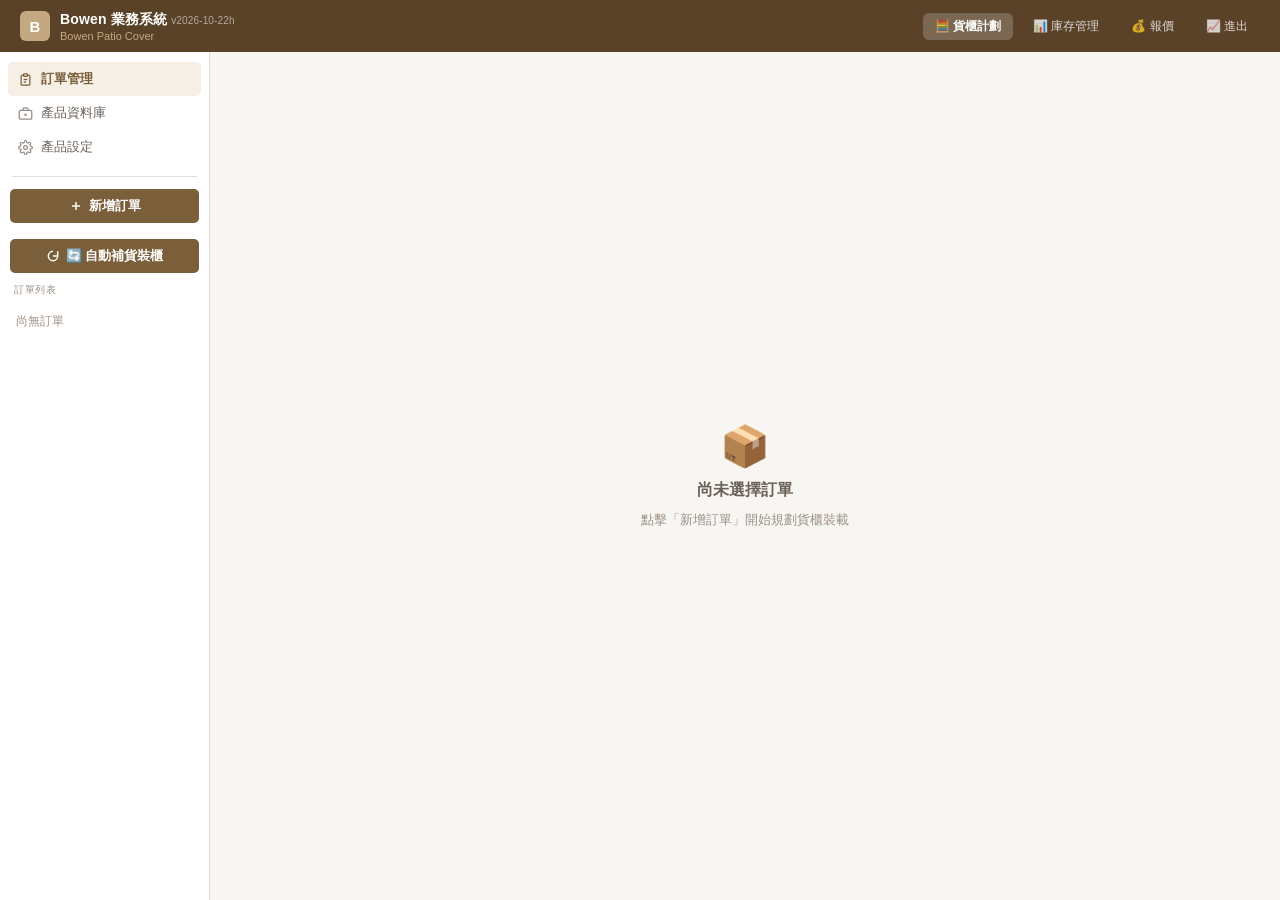
<file: index.html>
<!DOCTYPE html>
<html lang="zh-TW">
<head>
<meta charset="UTF-8">
<meta name="viewport" content="width=device-width, initial-scale=1.0">
<title>貨櫃裝載計劃 | Bowen Patio Cover</title>
<style>
*, *::before, *::after { box-sizing: border-box; margin: 0; padding: 0; }

:root {
  --brand: #7B5E3A;
  --brand-light: #F5EFE6;
  --brand-mid: #C4A882;
  --brand-dark: #5A4228;
  --bg: #F8F6F3;
  --bg2: #FFFFFF;
  --bg3: #F0EDE8;
  --border: #E2DDD6;
  --border2: #C8C0B4;
  --text: #1A1714;
  --text2: #6B6058;
  --text3: #9C8F84;
  --green: #2D6A4F;
  --green-bg: #D8F3DC;
  --yellow: #7B5E0A;
  --yellow-bg: #FFF3CD;
  --red: #7B1A1A;
  --red-bg: #FFE4E4;
  --shadow: 0 1px 3px rgba(0,0,0,0.08), 0 1px 2px rgba(0,0,0,0.04);
  --shadow-md: 0 4px 16px rgba(0,0,0,0.10);
  --radius: 8px;
  --radius-sm: 5px;
}

body {
  font-family: -apple-system, BlinkMacSystemFont, 'PingFang TC', 'Microsoft JhengHei', sans-serif;
  font-size: 14px;
  color: var(--text);
  background: var(--bg);
  height: 100vh;
  overflow: hidden;
  display: flex;
  flex-direction: column;
}

/* ── Top bar ── */
.topnav {
  display: flex;
  align-items: center;
  justify-content: space-between;
  padding: 0 20px;
  height: 52px;
  background: var(--brand-dark);
  flex-shrink: 0;
}
.topnav-logo { display: flex; align-items: center; gap: 10px; }
.topnav-logo .logo-mark {
  width: 30px; height: 30px; background: var(--brand-mid);
  border-radius: 6px; display: flex; align-items: center; justify-content: center;
  font-size: 15px; color: white; font-weight: 700;
}
.topnav-logo .logo-text { color: #fff; font-size: 14px; font-weight: 600; letter-spacing: 0.01em; }
.topnav-logo .logo-sub { color: var(--brand-mid); font-size: 11px; margin-top: 1px; }
.topnav-right { display: flex; align-items: center; gap: 8px; }
.topnav-badge { font-size: 11px; color: var(--brand-mid); background: rgba(255,255,255,0.08); padding: 3px 10px; border-radius: 20px; }

/* ── Layout ── */
.app-body { display: flex; flex: 1; overflow: hidden; }

/* ── Sidebar ── */
.sidebar {
  width: 210px; min-width: 210px;
  background: var(--bg2);
  border-right: 1px solid var(--border);
  display: flex; flex-direction: column;
  overflow: hidden;
}
.sb-nav { padding: 10px 8px 4px; }
.nav-btn {
  display: flex; align-items: center; gap: 8px;
  padding: 8px 10px; border-radius: var(--radius-sm);
  background: none; border: none; cursor: pointer;
  font-size: 13px; color: var(--text2); text-align: left; width: 100%;
  transition: background 0.15s;
}
.nav-btn:hover { background: var(--bg3); color: var(--text); }
.nav-btn.active { background: var(--brand-light); color: var(--brand); font-weight: 600; }
.nav-btn svg { flex-shrink: 0; opacity: 0.7; }
.nav-btn.active svg { opacity: 1; }

.sb-divider { height: 1px; background: var(--border); margin: 8px 12px; }

.new-order-btn {
  display: flex; align-items: center; justify-content: center; gap: 6px;
  margin: 4px 10px 10px; padding: 8px;
  background: var(--brand); color: #fff;
  border: none; border-radius: var(--radius-sm);
  cursor: pointer; font-size: 13px; font-weight: 600;
  transition: background 0.15s;
}
.new-order-btn:hover { background: var(--brand-dark); }

.sb-section-label {
  font-size: 10px; color: var(--text3);
  padding: 0 14px 4px;
  text-transform: uppercase; letter-spacing: 0.06em;
}
.orders-scroll { flex: 1; overflow-y: auto; }
.order-item {
  padding: 9px 14px; cursor: pointer;
  border-left: 3px solid transparent;
  transition: background 0.12s;
}
.order-item:hover { background: var(--bg3); }
.order-item.active { background: var(--brand-light); border-left-color: var(--brand); }
.o-name { font-size: 13px; font-weight: 500; white-space: nowrap; overflow: hidden; text-overflow: ellipsis; }
.o-meta { font-size: 11px; color: var(--text3); margin-top: 2px; }
.o-badge {
  display: inline-block; font-size: 10px;
  padding: 2px 7px; border-radius: 20px; margin-top: 4px;
}
.badge-draft { background: var(--bg3); color: var(--text3); }
.badge-loading { background: var(--yellow-bg); color: var(--yellow); }
.badge-full { background: var(--green-bg); color: var(--green); }
.badge-over { background: var(--red-bg); color: var(--red); }

/* ── Main panel ── */
.main { flex: 1; display: flex; flex-direction: column; overflow: hidden; }

.order-topbar {
  display: flex; align-items: center; justify-content: space-between;
  padding: 10px 20px; background: var(--bg2);
  border-bottom: 1px solid var(--border);
  min-height: 50px; flex-shrink: 0;
}
.order-topbar-left { display: flex; align-items: center; gap: 10px; }
.title-input {
  font-size: 16px; font-weight: 600; background: none;
  border: none; color: var(--text); padding: 0; min-width: 150px;
}
.title-input:focus { outline: none; border-bottom: 2px solid var(--brand); }
.topbar-actions { display: flex; gap: 6px; }
.btn {
  padding: 5px 12px; border: 1px solid var(--border2);
  border-radius: var(--radius-sm); background: var(--bg2);
  cursor: pointer; font-size: 12px; color: var(--text);
  transition: background 0.12s; white-space: nowrap;
}
.btn:hover { background: var(--bg3); }
.btn-danger { color: var(--red); border-color: #FFCDD2; }
.btn-danger:hover { background: var(--red-bg); }

.content { flex: 1; overflow-y: auto; padding: 16px 20px; }

/* ── Summary cards ── */
.summary-bar {
  display: grid; grid-template-columns: repeat(4, 1fr);
  gap: 10px; margin-bottom: 14px;
}
.s-card {
  background: var(--bg2); border: 1px solid var(--border);
  border-radius: var(--radius); padding: 12px 14px;
  box-shadow: var(--shadow);
}
.s-label { font-size: 11px; color: var(--text3); margin-bottom: 4px; }
.s-val { font-size: 20px; font-weight: 700; color: var(--text); }
.s-sub { font-size: 11px; color: var(--text3); margin-top: 2px; }

/* ── Progress ── */
.prog-card {
  background: var(--bg2); border: 1px solid var(--border);
  border-radius: var(--radius); padding: 12px 16px;
  margin-bottom: 14px; box-shadow: var(--shadow);
}
.prog-row { margin-bottom: 10px; }
.prog-row:last-of-type { margin-bottom: 0; }
.p-hd { display: flex; justify-content: space-between; font-size: 12px; margin-bottom: 5px; }
.p-hd span:first-child { color: var(--text2); }
.p-hd span:last-child { font-weight: 600; }
.p-bg { height: 8px; background: var(--bg3); border-radius: 4px; overflow: hidden; }
.p-fill { height: 100%; border-radius: 4px; transition: width 0.4s ease; }
.buf-row {
  display: flex; align-items: center; gap: 10px;
  margin-top: 12px; font-size: 12px; color: var(--text3);
  border-top: 1px solid var(--border); padding-top: 10px;
}
.buf-row input[type=range] { flex: 1; accent-color: var(--brand); }
.buf-val { font-weight: 600; color: var(--text); min-width: 34px; }

/* ── Load map ── */
.map-card {
  background: var(--bg2); border: 1px solid var(--border);
  border-radius: var(--radius); margin-bottom: 14px;
  overflow: hidden; box-shadow: var(--shadow);
}
.map-hd {
  display: flex; justify-content: space-between; align-items: center;
  padding: 10px 16px; border-bottom: 1px solid var(--border);
}
.map-hd-title { font-size: 13px; font-weight: 600; color: var(--text); }
.map-body { padding: 12px; display: flex; gap: 12px; align-items: flex-start; }
.map-long { flex: 1 1 auto; min-width: 0; display: flex; flex-direction: column; gap: 10px; }
/* Declared after .map-view below would lose the cascade, so scope it. */
.map-body > .map-cross { flex: 0 0 225px; max-width: 225px; }
.map-body > .map-cross .map-view-label { font-size: 10px; line-height: 1.3; white-space: nowrap; }
.lay-sel {
  font-size: 11px; padding: 3px 6px; border-radius: 6px;
  border: 1px solid var(--border); background: var(--card); color: var(--text2);
}
.map-view { flex: 1; min-width: 0; }
.map-view-label { font-size: 11px; color: var(--text3); margin-bottom: 6px; text-align: center; }
.map-layers { display: flex; gap: 4px; flex-wrap: wrap; align-items: center; }
.lay-btn {
  font-size: 10px; padding: 3px 8px; border-radius: 999px; cursor: pointer;
  border: 1px solid var(--border); background: var(--card); color: var(--text2);
}
.lay-btn.active { background: var(--brown, #6B4F3A); color: #fff; border-color: transparent; }
@media (max-width: 760px) {
  .map-body { flex-direction: column; }
  .map-cross { flex: 1 1 auto; width: 100%; max-width: 260px; align-self: center; }
}
canvas.map-canvas {
  width: 100%; display: block;
  border: 1px solid var(--border); border-radius: var(--radius-sm);
  background: #131C2B;
}
.room-line {
  font-size: 12px; line-height: 1.55; padding: 9px 14px;
  border-top: 1px solid var(--border);
}
.room-open   { background: #F1F8F2; color: #2A5B33; }
.room-closed { background: #FBF0EE; color: #8C2F22; }
.map-legend {
  display: flex; flex-wrap: wrap; gap: 8px;
  padding: 8px 14px; border-top: 1px solid var(--border);
  min-height: 32px;
}
.legend-item { display: flex; align-items: center; gap: 5px; font-size: 11px; color: var(--text2); }
.legend-dot { width: 10px; height: 10px; border-radius: 3px; flex-shrink: 0; }

/* ── Items table ── */
.items-card {
  background: var(--bg2); border: 1px solid var(--border);
  border-radius: var(--radius); box-shadow: var(--shadow);
}
/* Customer info card */
.cust-card{background:var(--bg2);border:1px solid var(--border);border-radius:var(--radius);box-shadow:var(--shadow);padding:14px 16px;margin-bottom:14px}
.cust-grid{display:grid;grid-template-columns:1fr 1fr;gap:10px}
.cust-field{display:flex;flex-direction:column;gap:3px}
.cust-field label{font-size:10px;color:var(--text3);text-transform:uppercase;letter-spacing:.04em}
.cust-field input{padding:7px 10px;border:1px solid var(--border);border-radius:var(--radius-sm);font-size:13px;color:var(--text);font-family:inherit}
.cust-field input:focus{outline:none;border-color:var(--brand-mid)}
@media(max-width:680px){.cust-grid{grid-template-columns:1fr}}
/* Auto-fill modal */
.af-overlay{display:none;position:fixed;inset:0;background:rgba(0,0,0,.5);z-index:850;align-items:center;justify-content:center;padding:16px}
.af-overlay.show{display:flex}
.af-box{background:var(--bg2);border-radius:var(--radius);width:100%;max-width:560px;max-height:88vh;display:flex;flex-direction:column;overflow:hidden;box-shadow:var(--shadow)}
.af-hd{display:flex;align-items:center;justify-content:space-between;padding:14px 18px;border-bottom:1px solid var(--border)}
.af-hd h3{font-size:15px;font-weight:700;color:var(--brand)}
.af-sub{padding:10px 16px;background:var(--brand-light);font-size:12px;color:var(--text2);border-bottom:1px solid var(--border)}
.af-list{overflow-y:auto;padding:8px 12px;flex:1;-webkit-overflow-scrolling:touch}
.af-item{display:grid;grid-template-columns:1fr auto auto;gap:10px;align-items:center;padding:10px 12px;border:1px solid var(--border);border-radius:var(--radius-sm);margin-bottom:6px}
.af-item .afi-info{min-width:0}
.af-item .afi-sku{font-weight:700;color:var(--brand);font-size:12px}
.af-item .afi-name{font-size:12px;color:var(--text);margin-top:1px}
.af-item .afi-meta{font-size:10px;color:var(--text3);margin-top:2px}
.af-item .afi-qty{width:60px;padding:6px;border:1px solid var(--border2);border-radius:4px;text-align:center;font-size:13px}
.af-item .afi-add{padding:6px 12px;background:var(--green);color:#fff;border:none;border-radius:4px;cursor:pointer;font-size:12px;font-weight:600;white-space:nowrap}
.af-foot{padding:12px 16px;border-top:1px solid var(--border);display:flex;justify-content:space-between;align-items:center;gap:10px}
.items-hd {
  display: flex; justify-content: space-between; align-items: center;
  padding: 10px 16px; border-bottom: 1px solid var(--border);
  border-radius: var(--radius) var(--radius) 0 0;
}
.items-hd-title { font-size: 13px; font-weight: 600; }
.add-item-btn {
  display: flex; align-items: center; gap: 5px;
  padding: 5px 12px; background: var(--brand); color: #fff;
  border: none; border-radius: var(--radius-sm);
  cursor: pointer; font-size: 12px; font-weight: 500;
}
.add-item-btn:hover { background: var(--brand-dark); }

.col-hd {
  display: grid;
  grid-template-columns: 1.7fr 1.8fr 0.55fr 0.55fr 0.55fr 0.6fr 0.5fr 32px;
  gap: 6px; padding: 6px 16px;
  font-size: 10px; color: var(--text3); text-transform: uppercase; letter-spacing: 0.04em;
  border-bottom: 1px solid var(--border); background: var(--bg3);
}
.item-row {
  display: grid;
  grid-template-columns: 1.7fr 1.8fr 0.55fr 0.55fr 0.55fr 0.6fr 0.5fr 32px;
  gap: 6px; padding: 6px 16px;
  border-bottom: 1px solid var(--border); align-items: center;
  transition: background 0.1s;
}
.item-row:last-child { border-bottom: none; }
.item-row:hover { background: var(--bg3); }
.item-row input {
  width: 100%; font-size: 12px; padding: 4px 6px;
  border: 1px solid var(--border); border-radius: var(--radius-sm);
  background: var(--bg2); color: var(--text);
  font-family: inherit;
}
.item-row input:focus { outline: none; border-color: var(--brand-mid); }
.item-row input[readonly] {
  background: var(--bg3); color: var(--text3);
  cursor: default; border-color: transparent;
}
.fit-chip {
  font-size: 10px; padding: 3px 6px; border-radius: 20px;
  text-align: center; font-weight: 500; white-space: nowrap;
}
.fit-ok { background: var(--green-bg); color: var(--green); }
.fit-no { background: var(--red-bg); color: var(--red); }
/* Oversize alert banner */
.oversize-alert{
  background:#fdecea;border:1px solid #f5c6c2;border-left:4px solid var(--red);
  border-radius:var(--radius-sm);padding:12px 14px;margin-bottom:14px;
}
.oversize-alert .oa-title{display:flex;align-items:center;gap:6px;font-size:13px;font-weight:700;color:#b91c1c;margin-bottom:6px}
.oversize-alert .oa-item{font-size:12px;color:#7f1d1d;padding:3px 0;line-height:1.4}
.oversize-alert .oa-item b{color:#b91c1c}
/* Bulk / stacking alerts */
.stack-alert{border-radius:var(--radius-sm);padding:12px 14px;margin-bottom:14px}
.stack-alert.lvl-danger{background:#fdecea;border:1px solid #f5c6c2;border-left:4px solid var(--red)}
.stack-alert.lvl-warn{background:#fef6e7;border:1px solid #f8e3b3;border-left:4px solid var(--amber)}
.stack-alert .sa-title{display:flex;align-items:center;gap:6px;font-size:13px;font-weight:700;margin-bottom:4px}
.stack-alert.lvl-danger .sa-title{color:#b91c1c}
.stack-alert.lvl-warn .sa-title{color:#b45309}
.stack-alert .sa-detail{font-size:12px;line-height:1.4}
.stack-alert.lvl-danger .sa-detail{color:#7f1d1d}
.stack-alert.lvl-warn .sa-detail{color:#78500a}
.del-btn {
  background: none; border: none; cursor: pointer;
  color: var(--text3); padding: 4px; border-radius: 4px; font-size: 15px;
}
.del-btn:hover { color: var(--red); background: var(--red-bg); }

/* ── SKU dropdown ── */
.sku-wrap { position: relative; }
#sku-global-dropdown {
  position: fixed;
  width: 320px; background: var(--bg2);
  border: 1px solid var(--border2); border-radius: var(--radius);
  z-index: 9999; max-height: 260px; overflow-y: scroll;
  -webkit-overflow-scrolling: touch; overscroll-behavior: contain;
  box-shadow: var(--shadow-md);
  touch-action: pan-y;
  display: none;
}
#sku-global-dropdown.open { display: block; }
.sku-opt {
  padding: 11px 14px; cursor: pointer; font-size: 12px;
  border-bottom: 1px solid var(--border);
  /* Ensure minimum tap target height on mobile */
  min-height: 48px;
  display: flex; flex-direction: column; justify-content: center;
  user-select: none; -webkit-user-select: none;
}
.sku-opt:last-child { border-bottom: none; }
.sku-opt:active { background: var(--brand-light); }
.sku-code { font-weight: 700; color: var(--brand); font-size: 12px; pointer-events: none; }
.sku-name { color: var(--text); margin-top: 2px; pointer-events: none; }
.sku-dims { color: var(--text3); font-size: 10px; margin-top: 3px; pointer-events: none; }

/* ── Product Picker Modal ── */
/* ── Product Picker: bottom sheet (keeps capacity visible above) ── */
.picker-overlay{display:none;position:fixed;inset:0;background:rgba(0,0,0,.35);z-index:800}
.picker-overlay.show{display:block}
.picker-box{
  position:absolute;left:0;right:0;bottom:0;
  background:var(--bg2);
  border-radius:16px 16px 0 0;
  width:100%;max-width:720px;margin:0 auto;
  height:62vh;max-height:62vh;
  display:flex;flex-direction:column;overflow:hidden;
  box-shadow:0 -6px 24px rgba(0,0,0,.18);
  animation:sheetUp .25s ease;
}
@keyframes sheetUp{from{transform:translateY(100%)}to{transform:translateY(0)}}
.picker-grab{width:40px;height:4px;background:var(--border2);border-radius:2px;margin:8px auto 4px}
.picker-hd{display:flex;align-items:center;justify-content:space-between;padding:4px 18px 10px;border-bottom:1px solid var(--border)}
.picker-hd h3{font-size:15px;font-weight:700;color:var(--brand)}
/* Live capacity mini-bar inside the sheet header */
.picker-cap{padding:10px 16px;background:var(--brand-light);border-bottom:1px solid var(--border)}
.picker-cap-row{display:flex;justify-content:space-between;align-items:center;font-size:12px;margin-bottom:5px}
.picker-cap-row b{font-size:13px}
.picker-cap-bar{height:8px;background:#fff;border-radius:4px;overflow:hidden}
.picker-cap-fill{height:100%;border-radius:4px;transition:width .3s,background .3s}
.picker-search{margin:12px 16px 8px;padding:10px 12px;border:1px solid var(--border2);border-radius:var(--radius-sm);font-size:14px;background:var(--bg2);color:var(--text)}
.picker-search:focus{outline:none;border-color:var(--brand-mid)}
.picker-cats{display:flex;gap:6px;padding:0 16px 10px;flex-wrap:wrap;border-bottom:1px solid var(--border)}
.pcat-btn{padding:5px 12px;border:1px solid var(--border2);border-radius:16px;background:none;cursor:pointer;font-size:12px;color:var(--text2);white-space:nowrap}
.pcat-btn.active{background:var(--brand);color:#fff;border-color:var(--brand);font-weight:600}
.picker-list{overflow-y:auto;padding:8px 12px 20px;-webkit-overflow-scrolling:touch;flex:1}
.pick-item{display:flex;align-items:center;justify-content:space-between;gap:10px;padding:12px 14px;border:1px solid var(--border);border-radius:var(--radius-sm);margin-bottom:6px;cursor:pointer;min-height:52px;background:var(--bg2);transition:background .1s}
.pick-item:active{background:var(--brand-light)}
.pick-item .pi-info{pointer-events:none;flex:1;min-width:0}
.pick-item .pi-sku{font-weight:700;color:var(--brand);font-size:12px}
.pick-item .pi-name{font-size:13px;color:var(--text);margin-top:1px}
.pick-item .pi-dims{font-size:10px;color:var(--text3);margin-top:2px}
.pick-item .pi-qty{pointer-events:none;flex-shrink:0;font-size:11px;color:var(--green);font-weight:600;margin-right:4px}
.pick-item .pi-add{pointer-events:none;flex-shrink:0;width:32px;height:32px;border-radius:50%;background:var(--brand);color:#fff;display:flex;align-items:center;justify-content:center;font-size:18px;font-weight:700}
.pick-empty{text-align:center;padding:30px;color:var(--text3);font-size:13px}

/* ── Library ── */
.lib-search-wrap { padding: 10px 14px; border-bottom: 1px solid var(--border); }
.lib-search {
  width: 100%; font-size: 13px; padding: 7px 10px;
  border: 1px solid var(--border2); border-radius: var(--radius-sm);
  background: var(--bg3); color: var(--text); font-family: inherit;
}
.lib-search:focus { outline: none; border-color: var(--brand-mid); background: var(--bg2); }
.lib-col-hd {
  display: grid;
  grid-template-columns: 1.1fr 2.2fr 0.7fr 0.7fr 0.7fr 0.7fr;
  gap: 6px; padding: 6px 16px;
  font-size: 10px; color: var(--text3); text-transform: uppercase;
  letter-spacing: 0.04em; border-bottom: 1px solid var(--border);
  background: var(--bg3);
}
.lib-scroll { max-height: calc(100vh - 280px); overflow-y: auto; }
.lib-row {
  display: grid;
  grid-template-columns: 1.1fr 2.2fr 0.7fr 0.7fr 0.7fr 0.7fr;
  gap: 6px; padding: 7px 16px;
  border-bottom: 1px solid var(--border); align-items: center;
}
.lib-row:last-child { border-bottom: none; }
.lib-row:hover { background: var(--bg3); }
.sku-tag { font-weight: 700; color: var(--brand); font-size: 12px; }
.dim-cell { font-size: 12px; color: var(--text2); }

.empty-state {
  padding: 36px 16px; text-align: center;
  color: var(--text3); font-size: 13px; line-height: 1.6;
}

/* ── Empty / No order ── */
.no-order {
  display: flex; align-items: center; justify-content: center;
  height: 100%; flex-direction: column; gap: 10px;
}
.no-order-icon { font-size: 40px; color: var(--brand-mid); }
.no-order h2 { font-size: 16px; font-weight: 600; color: var(--text2); }
.no-order p { font-size: 13px; color: var(--text3); }

/* ── Fullscreen overlay ── */
.overlay {
  display: none; position: fixed; inset: 0;
  background: rgba(0,0,0,0.65); z-index: 999;
  align-items: center; justify-content: center;
}
.overlay.show { display: flex; }
.overlay-box {
  background: var(--bg2); border-radius: var(--radius);
  padding: 22px; max-width: 92vw; width: 760px;
  box-shadow: var(--shadow-md);
}
.overlay-hd {
  display: flex; justify-content: space-between; align-items: center;
  margin-bottom: 16px;
}
.overlay-hd h3 { font-size: 15px; font-weight: 600; }
.close-btn {
  background: none; border: none; cursor: pointer; font-size: 20px;
  color: var(--text3); padding: 2px 8px; border-radius: 4px;
  line-height: 1;
}
.close-btn:hover { background: var(--bg3); color: var(--text); }
/* Stacked, so the long views get the full width they need to be read —
   a 1203 × 235 container squeezed into a third of the dialog shows nothing. */
.overlay-views { display: flex; flex-direction: column; gap: 16px; }
.overlay-view { flex: 1 1 auto; min-width: 0; }
.overlay-view-label { font-size: 12px; color: var(--text3); margin-bottom: 7px; text-align: center; }
.overlay-legend {
  display: flex; flex-wrap: wrap; gap: 8px;
  margin-top: 14px; padding-top: 12px;
  border-top: 1px solid var(--border);
}

/* ── Scrollbar ── */
::-webkit-scrollbar { width: 5px; }
::-webkit-scrollbar-track { background: transparent; }
::-webkit-scrollbar-thumb { background: var(--border2); border-radius: 3px; }

/* ── Mobile layout ── */
.mobile-menu-btn { display: none; }
@media (max-width: 760px) {
  body { overflow: auto; height: auto; min-height: 100vh; }
  .app-body { flex-direction: column; overflow: visible; }

  .mobile-menu-btn {
    display: flex; align-items: center; justify-content: center;
    width: 34px; height: 34px; border-radius: 6px; border: none;
    background: rgba(255,255,255,0.12); color: #fff; font-size: 18px; cursor: pointer;
  }
  .sidebar {
    position: fixed; top: 52px; left: 0; bottom: 0; z-index: 500;
    width: 78vw; max-width: 280px; min-width: 0;
    transform: translateX(-100%); transition: transform 0.2s ease;
    box-shadow: 4px 0 16px rgba(0,0,0,0.15);
  }
  .sidebar.open { transform: translateX(0); }
  .sidebar-backdrop {
    display: none; position: fixed; inset: 52px 0 0 0; background: rgba(0,0,0,0.4); z-index: 400;
  }
  .sidebar-backdrop.show { display: block; }

  .summary-bar { grid-template-columns: repeat(2, 1fr); gap: 8px; }
  .map-body { flex-direction: column; }

  /* Stack item rows into cards on phones */
  .col-hd { display: none; }
  .item-row {
    display: flex; flex-wrap: wrap; gap: 6px 8px;
    padding: 12px 14px; position: relative;
  }
  .item-row .sku-wrap { flex: 1 1 100%; }
  .item-row input[type="text"]:nth-of-type(2) { flex: 1 1 100%; }
  .item-row input[type="number"] { flex: 1 1 26%; min-width: 60px; }
  .item-row .fit-chip { order: 10; }
  .item-row .del-btn { position: absolute; top: 10px; right: 10px; }
  .item-row::before { content: attr(data-label); flex-basis: 100%; font-size: 10px; color: var(--text3); }

  .sku-dropdown { width: 100%; max-width: 92vw; left: 0; }

  .lib-col-hd { display: none; }
  .lib-row {
    display: flex; flex-wrap: wrap; gap: 4px 10px;
    padding: 10px 14px;
  }
  .lib-row .sku-tag { flex-basis: 100%; }
  .lib-row span:nth-child(2) { flex-basis: 100%; }

  .overlay-views { flex-direction: column; }
  .overlay-box { padding: 16px; width: 94vw; }

  .order-topbar { padding: 10px 14px; flex-wrap: wrap; gap: 8px; }
  .order-topbar input.title-input { font-size: 15px; min-width: 0; flex: 1 1 100%; }
  .order-topbar-left { flex: 1 1 100%; }
  .topbar-actions { flex: 1 1 100%; justify-content: flex-end; }

  .content { padding: 14px; }
}
</style>
</head>
<body>

<!-- Top navigation -->
<nav class="topnav">
  <div class="topnav-logo">
    <div class="logo-mark">B</div>
    <div>
      <div class="logo-text">Bowen 業務系統 <span style="font-size:10px;opacity:.55;font-weight:400">v2026-10-22h</span></div>
      <div class="logo-sub">Bowen Patio Cover</div>
    </div>
  </div>
  <div class="topnav-right">
    <a href="index.html" style="padding:5px 12px;border-radius:6px;background:rgba(255,255,255,0.2);color:#fff;font-size:12px;font-weight:600;text-decoration:none;">🧮 貨櫃計劃</a>
    <a href="inventory.html" style="padding:5px 12px;border-radius:6px;color:rgba(255,255,255,0.8);font-size:12px;text-decoration:none;">📊 庫存管理</a>
    <a href="quote.html" style="padding:5px 12px;border-radius:6px;color:rgba(255,255,255,0.8);font-size:12px;text-decoration:none;">💰 報價</a>
    <a href="movement.html" style="padding:5px 12px;border-radius:6px;color:rgba(255,255,255,0.8);font-size:12px;text-decoration:none;">📈 進出</a>
    <button class="mobile-menu-btn" onclick="toggleSidebar()" aria-label="選單">☰</button>
  </div>
</nav>

<div class="sidebar-backdrop" id="sidebar-backdrop" onclick="toggleSidebar(false)"></div>

<div class="app-body">
  <!-- Sidebar -->
  <div class="sidebar" id="sidebar">
    <div class="sb-nav">
      <button class="nav-btn active" id="nav-orders" onclick="switchTab('orders')">
        <svg width="15" height="15" viewBox="0 0 24 24" fill="none" stroke="currentColor" stroke-width="2"><path d="M9 5H7a2 2 0 00-2 2v12a2 2 0 002 2h10a2 2 0 002-2V7a2 2 0 00-2-2h-2"/><rect x="9" y="3" width="6" height="4" rx="1"/><line x1="9" y1="12" x2="15" y2="12"/><line x1="9" y1="16" x2="13" y2="16"/></svg>
        訂單管理
      </button>
      <button class="nav-btn" id="nav-library" onclick="switchTab('library')">
        <svg width="15" height="15" viewBox="0 0 24 24" fill="none" stroke="currentColor" stroke-width="2"><rect x="2" y="7" width="20" height="14" rx="2"/><path d="M16 7V5a2 2 0 00-2-2h-4a2 2 0 00-2 2v2"/><line x1="12" y1="12" x2="12" y2="16"/><line x1="10" y1="14" x2="14" y2="14"/></svg>
        產品資料庫
      </button>
      <button class="nav-btn" id="nav-settings" onclick="switchTab('settings')">
        <svg width="15" height="15" viewBox="0 0 24 24" fill="none" stroke="currentColor" stroke-width="2"><circle cx="12" cy="12" r="3"/><path d="M19.4 15a1.65 1.65 0 00.33 1.82l.06.06a2 2 0 010 2.83 2 2 0 01-2.83 0l-.06-.06a1.65 1.65 0 00-1.82-.33 1.65 1.65 0 00-1 1.51V21a2 2 0 01-2 2 2 2 0 01-2-2v-.09A1.65 1.65 0 009 19.4a1.65 1.65 0 00-1.82.33l-.06.06a2 2 0 01-2.83 0 2 2 0 010-2.83l.06-.06A1.65 1.65 0 004.68 15a1.65 1.65 0 00-1.51-1H3a2 2 0 01-2-2 2 2 0 012-2h.09A1.65 1.65 0 004.6 9a1.65 1.65 0 00-.33-1.82l-.06-.06a2 2 0 010-2.83 2 2 0 012.83 0l.06.06A1.65 1.65 0 009 4.68a1.65 1.65 0 001-1.51V3a2 2 0 012-2 2 2 0 012 2v.09a1.65 1.65 0 001 1.51 1.65 1.65 0 001.82-.33l.06-.06a2 2 0 012.83 0 2 2 0 010 2.83l-.06.06A1.65 1.65 0 0019.4 9a1.65 1.65 0 001.51 1H21a2 2 0 012 2 2 2 0 01-2 2h-.09a1.65 1.65 0 00-1.51 1z"/></svg>
        產品設定
      </button>
    </div>
    <div class="sb-divider"></div>
    <button class="new-order-btn" onclick="newOrder()">
      <svg width="14" height="14" viewBox="0 0 24 24" fill="none" stroke="currentColor" stroke-width="2.5"><line x1="12" y1="5" x2="12" y2="19"/><line x1="5" y1="12" x2="19" y2="12"/></svg>
      新增訂單
    </button>
    <button class="new-order-btn" style="background:var(--brand,#7B5E3A);color:#fff;margin-top:6px" onclick="buildRestockOrder()">
      <svg width="14" height="14" viewBox="0 0 24 24" fill="none" stroke="currentColor" stroke-width="2.5"><path d="M20 12a8 8 0 1 1-8-8"/><polyline points="20 4 20 12 12 12"/></svg>
      🔄 自動補貨裝櫃
    </button>
    <div class="sb-section-label">訂單列表</div>
    <div class="orders-scroll" id="orders-list"></div>
  </div>

  <!-- Main panel -->
  <div class="main" id="main-panel">
    <div class="no-order">
      <div class="no-order-icon">📦</div>
      <h2>尚未選擇訂單</h2>
      <p>點擊「新增訂單」開始規劃貨櫃裝載</p>
    </div>
  </div>
</div>

<!-- Shared fixed-position SKU dropdown (avoids clipping by scrollable parents) -->


<!-- Fullscreen map overlay -->
<div class="overlay" id="fs-overlay" onclick="closeFSCheck(event)">
  <div class="overlay-box">
    <div class="overlay-hd">
      <h3>📦 貨櫃裝載圖 — <span id="fs-title"></span></h3>
      <button class="close-btn" onclick="closeFS()">✕</button>
    </div>
    <div class="overlay-views">
      <div class="overlay-view">
        <div class="overlay-view-label">俯視圖（長度 × 寬度）</div>
        <canvas id="fs-top" style="width:100%;display:block;border:1px solid #E2DDD6;border-radius:6px;background:#131C2B;"></canvas>
      </div>
      <div class="overlay-view">
        <div class="overlay-view-label">側視圖（長度 × 高度）</div>
        <canvas id="fs-side" style="width:100%;display:block;border:1px solid #E2DDD6;border-radius:6px;background:#131C2B;"></canvas>
      </div>
      <div class="overlay-view" style="max-width:300px;margin:0 auto;">
        <div class="overlay-view-label">斷面圖（寬 × 高）— 從門口看進去，取最滿的一刀</div>
        <canvas id="fs-cross" style="width:100%;display:block;border:1px solid #E2DDD6;border-radius:6px;background:#131C2B;"></canvas>
      </div>
    </div>
    <div class="overlay-legend" id="fs-legend"></div>
  </div>
</div>

<!-- Product Picker Modal (button-based product adding) -->
<div class="picker-overlay" id="picker-overlay" onclick="if(event.target===this)closePicker()">
  <div class="picker-box">
    <div class="picker-grab"></div>
    <div class="picker-hd">
      <h3>📦 選擇產品加入貨櫃</h3>
      <button class="close-btn" onclick="closePicker()">✕</button>
    </div>
    <div class="picker-cap" id="picker-cap">
      <div class="picker-cap-row">
        <span>體積 Volume <b id="pc-vol">0%</b></span>
        <span>重量 Weight <b id="pc-wt">0%</b></span>
        <span>件數 <b id="pc-units">0</b></span>
      </div>
      <div class="picker-cap-bar"><div class="picker-cap-fill" id="pc-vol-fill" style="width:0%;background:#27AE60"></div></div>
    </div>
    <input class="picker-search" id="picker-search" placeholder="🔍 搜尋 SKU 或產品名稱…" oninput="renderPicker(this.value)">
    <div class="picker-cats" id="picker-cats"></div>
    <div class="picker-list" id="picker-list"></div>
  </div>
</div>

<!-- Auto-fill remaining space modal -->
<div class="af-overlay" id="af-overlay" onclick="if(event.target===this)closeAutoFill()">
  <div class="af-box">
    <div class="af-hd">
      <h3>✨ 填滿剩餘空間建議</h3>
      <button class="close-btn" onclick="closeAutoFill()">✕</button>
    </div>
    <div class="af-sub" id="af-sub"></div>
    <div class="af-list" id="af-list"></div>
    <div class="af-foot">
      <span style="font-size:12px;color:var(--text3)">建議數量可自行調整</span>
      <button class="btn btn-primary" onclick="closeAutoFill()">完成</button>
    </div>
  </div>
</div>

<script>
// ── Constants ──
const CONTAINER = { L:1203, W:235, H:270, vol:76.3, maxWt:26680,
  ceilClear:30, // cm kept free below the ceiling — room to strap and secure
  // No door reserve on the length axis. Aluminium bars are slid in lengthwise
  // and pushed to the far wall, so they use the full 1203 cm interior. The old
  // 20 cm reserve was a carton-loading convention, and on bar stock it cost a
  // whole bar per row: two 20 ft T-bars measure 1198.8 cm and fit the real
  // container, but were rejected against the 1183 cm reserved length — halving
  // the count on every row of them. Practical margin is the 體積緩衝 slider.
  doorClear:0
};
// ── Fill in missing profile dimensions from a sibling of the same profile ──
// Extrusions of one profile share a cross-section and weigh a constant kg per
// metre, so for any length that is missing its figures we can work them out
// exactly from a length that has them. Nothing is guessed: cross-section is
// copied from the sibling and weight is that sibling's kg/m times this length.
function deriveMissingDims(list){
  const bySku = {};
  list.forEach(p => { if (p.l>0 && p.w>0 && p.h>0) (bySku[p.base_sku]=bySku[p.base_sku]||[]).push(p); });
  let filled = 0;
  list.forEach(p => {
    if (p.l>0 && p.w>0 && p.h>0) return;          // already measured
    const sibs = bySku[p.base_sku];
    if (!sibs || !sibs.length || !(p.size_ft>0)) return;
    const ref = sibs[0];
    const len = p.size_ft * 30.48;                 // ft -> cm, exact
    p.l = Math.round(len*10)/10;
    p.w = ref.w; p.h = ref.h;                      // same profile, same cross-section
    if (!p.wt && ref.wt>0 && ref.l>0) p.wt = Math.round((ref.wt/ref.l)*p.l*1000)/1000;
    p.has_dims = true;
    p.dims_derived = true;                         // marked so it can be shown as inferred
    filled++;
  });
  return filled;
}
// ── This container carries aluminium only ────────────────────────────────
// Bowen's SKU scheme sorts itself: A##/PT##/PCW09/VP are extruded aluminium
// bar stock, G## is tempered glass, T## is fittings, screws and sealant.
// Gutters (A04) and hangers (A05) sit under "GUTTERS"/"HARDWARE" in the
// master, but they are extruded aluminium bars like everything else and
// belong in this container — so the SKU decides, not the category.
const ALU_RE = /^(A\d|PT\d|PCW09|VP-|ALUROLL)/i;
function classifyAluminium(list){
  let n = 0;
  list.forEach(p => {
    p.alu = ALU_RE.test(p.sku || '');
    if (p.alu) n++;
    // Length lives in the SKU suffix for the bars the master left blank
    // (A04 gutters, A05 hangers), so recover it rather than lose the item.
    if (!(p.size_ft > 0)) {
      const m = /-(\d+(?:\.\d+)?)ft$/i.exec(p.sku || '');
      if (m) p.size_ft = parseFloat(m[1]);
    }
  });
  return n;
}

// ── Known master-data corrections ────────────────────────────────────────
// PT07W (3"x3" post, white) carries height 12.1 cm while PT07B — the same
// post in black, same bundle of 2, same 20.702 kg — carries 7.6 cm. A 3 inch
// post is 7.62 cm, and two side by side give the recorded 15.2 cm width, so
// 7.6 is correct and 12.1 was copied in from the 4-in-1 row. Left alone it
// inflated every white-post load by 59%.
function fixKnownDataErrors(list){
  const fixes = [];
  list.forEach(p => {
    if (/^PT07W-/i.test(p.sku || '') && p.h > 8 && p.w > 0) {
      fixes.push(`${p.sku}: 高 ${p.h} → 7.6 cm`);
      p.h = 7.6;
    }
  });
  return fixes;
}

const PALETTE = ['#4E9AF1','#F1A24E','#58D68D','#EC7063','#A569BD','#F4D03F','#48C9B0','#F0884E','#5B8DEF','#A9D86E','#E87DAD','#7FD4C1'];

const PRODUCTS = [{"sku": "A01B-24ft", "base_sku": "A01B", "name_en": "4\" 4 in 1 Black (24ft)", "name_zh": "4吋 4合1黑色 (24ft)", "desc": "4吋 4合1黑色 (24ft)", "category": "PATIO COVER PROFILES", "unit": "pcs", "size_ft": 24, "l": 731.5, "w": 12.1, "h": 12.1, "wt": 37.893, "has_dims": true, "min_stock": 5, "stock": 15, "pcs_per_bundle": 1}, {"sku": "A01B-22ft", "base_sku": "A01B", "name_en": "4\" 4 in 1 Black (22ft)", "name_zh": "4吋 4合1黑色 (22ft)", "desc": "4吋 4合1黑色 (22ft)", "category": "PATIO COVER PROFILES", "unit": "pcs", "size_ft": 22, "l": 670.6, "w": 12.1, "h": 12.1, "wt": 34.735, "has_dims": true, "min_stock": 5, "stock": 10, "pcs_per_bundle": 1}, {"sku": "A01B-20ft", "base_sku": "A01B", "name_en": "4\" 4 in 1 Black (20ft)", "name_zh": "4吋 4合1黑色 (20ft)", "desc": "4吋 4合1黑色 (20ft)", "category": "PATIO COVER PROFILES", "unit": "pcs", "size_ft": 20, "l": 609.6, "w": 12.1, "h": 12.1, "wt": 31.577, "has_dims": true, "min_stock": 5, "stock": 25, "pcs_per_bundle": 1}, {"sku": "A01B-18ft", "base_sku": "A01B", "name_en": "4\" 4 in 1 Black (18ft)", "name_zh": "4吋 4合1黑色 (18ft)", "desc": "4吋 4合1黑色 (18ft)", "category": "PATIO COVER PROFILES", "unit": "pcs", "size_ft": 18, "l": 548.6, "w": 12.1, "h": 12.1, "wt": 28.42, "has_dims": true, "min_stock": 5, "stock": 13, "pcs_per_bundle": 1}, {"sku": "A01B-16ft", "base_sku": "A01B", "name_en": "4\" 4 in 1 Black (16ft)", "name_zh": "4吋 4合1黑色 (16ft)", "desc": "4吋 4合1黑色 (16ft)", "category": "PATIO COVER PROFILES", "unit": "pcs", "size_ft": 16, "l": 487.7, "w": 12.1, "h": 12.1, "wt": 25.262, "has_dims": true, "min_stock": 5, "stock": 0, "pcs_per_bundle": 1}, {"sku": "A01B-14ft", "base_sku": "A01B", "name_en": "4\" 4 in 1 Black (14ft)", "name_zh": "4吋 4合1黑色 (14ft)", "desc": "4吋 4合1黑色 (14ft)", "category": "PATIO COVER PROFILES", "unit": "pcs", "size_ft": 14, "l": 426.7, "w": 12.1, "h": 12.1, "wt": 22.104, "has_dims": true, "min_stock": 5, "stock": 14, "pcs_per_bundle": 1}, {"sku": "A01B-12ft", "base_sku": "A01B", "name_en": "4\" 4 in 1 Black (12ft)", "name_zh": "4吋 4合1黑色 (12ft)", "desc": "4吋 4合1黑色 (12ft)", "category": "PATIO COVER PROFILES", "unit": "pcs", "size_ft": 12, "l": 0.0, "w": 0.0, "h": 0.0, "wt": 0.0, "has_dims": false, "min_stock": 5, "stock": 0, "pcs_per_bundle": 1}, {"sku": "A01B-11ft", "base_sku": "A01B", "name_en": "4\" 4 in 1 Black (11ft)", "name_zh": "4吋 4合1黑色 (11ft)", "desc": "4吋 4合1黑色 (11ft)", "category": "PATIO COVER PROFILES", "unit": "pcs", "size_ft": 11, "l": 0, "w": 0, "h": 0, "wt": 0, "has_dims": false, "min_stock": 5, "stock": 0, "pcs_per_bundle": 1}, {"sku": "A01B-10ft", "base_sku": "A01B", "name_en": "4\" 4 in 1 Black (10ft)", "name_zh": "4吋 4合1黑色 (10ft)", "desc": "4吋 4合1黑色 (10ft)", "category": "PATIO COVER PROFILES", "unit": "pcs", "size_ft": 10, "l": 0.0, "w": 0.0, "h": 0.0, "wt": 0.0, "has_dims": false, "min_stock": 5, "stock": 0, "pcs_per_bundle": 1}, {"sku": "A01B-8ft", "base_sku": "A01B", "name_en": "4\" 4 in 1 Black (8ft)", "name_zh": "4吋 4合1黑色 (8ft)", "desc": "4吋 4合1黑色 (8ft)", "category": "PATIO COVER PROFILES", "unit": "pcs", "size_ft": 8, "l": 0.0, "w": 0.0, "h": 0.0, "wt": 0.0, "has_dims": false, "min_stock": 5, "stock": 0, "pcs_per_bundle": 1}, {"sku": "A01B-7ft", "base_sku": "A01B", "name_en": "4\" 4 in 1 Black (7ft)", "name_zh": "4吋 4合1黑色 (7ft)", "desc": "4吋 4合1黑色 (7ft)", "category": "PATIO COVER PROFILES", "unit": "pcs", "size_ft": 7, "l": 0, "w": 0, "h": 0, "wt": 0, "has_dims": false, "min_stock": 5, "stock": 0, "pcs_per_bundle": 1}, {"sku": "A01B-6ft", "base_sku": "A01B", "name_en": "4\" 4 in 1 Black (6ft)", "name_zh": "4吋 4合1黑色 (6ft)", "desc": "4吋 4合1黑色 (6ft)", "category": "PATIO COVER PROFILES", "unit": "pcs", "size_ft": 6, "l": 0.0, "w": 0.0, "h": 0.0, "wt": 0.0, "has_dims": false, "min_stock": 5, "stock": 0, "pcs_per_bundle": 1}, {"sku": "A01B-4ft", "base_sku": "A01B", "name_en": "4\" 4 in 1 Black (4ft)", "name_zh": "4吋 4合1黑色 (4ft)", "desc": "4吋 4合1黑色 (4ft)", "category": "PATIO COVER PROFILES", "unit": "pcs", "size_ft": 4, "l": 0, "w": 0, "h": 0, "wt": 0, "has_dims": false, "min_stock": 5, "stock": 0, "pcs_per_bundle": 1}, {"sku": "A01B-2ft", "base_sku": "A01B", "name_en": "4\" 4 in 1 Black (2ft)", "name_zh": "4吋 4合1黑色 (2ft)", "desc": "4吋 4合1黑色 (2ft)", "category": "PATIO COVER PROFILES", "unit": "pcs", "size_ft": 2, "l": 0, "w": 0, "h": 0, "wt": 0, "has_dims": false, "min_stock": 5, "stock": 0, "pcs_per_bundle": 1}, {"sku": "A01B-1ft", "base_sku": "A01B", "name_en": "4\" 4 in 1 Black (1ft)", "name_zh": "4吋 4合1黑色 (1ft)", "desc": "4吋 4合1黑色 (1ft)", "category": "PATIO COVER PROFILES", "unit": "pcs", "size_ft": 1, "l": 0, "w": 0, "h": 0, "wt": 0, "has_dims": false, "min_stock": 5, "stock": 0, "pcs_per_bundle": 1}, {"sku": "A01W-24ft", "base_sku": "A01W", "name_en": "4\" 4 in 1 White (24ft)", "name_zh": "4吋 4合1白色 (24ft)", "desc": "4吋 4合1白色 (24ft)", "category": "PATIO COVER PROFILES", "unit": "pcs", "size_ft": 24, "l": 731.5, "w": 12.1, "h": 12.1, "wt": 37.893, "has_dims": true, "min_stock": 5, "stock": 0, "pcs_per_bundle": 1}, {"sku": "A01W-22ft", "base_sku": "A01W", "name_en": "4\" 4 in 1 White (22ft)", "name_zh": "4吋 4合1白色 (22ft)", "desc": "4吋 4合1白色 (22ft)", "category": "PATIO COVER PROFILES", "unit": "pcs", "size_ft": 22, "l": 670.6, "w": 12.1, "h": 12.1, "wt": 34.735, "has_dims": true, "min_stock": 5, "stock": 10, "pcs_per_bundle": 1}, {"sku": "A01W-20ft", "base_sku": "A01W", "name_en": "4\" 4 in 1 White (20ft)", "name_zh": "4吋 4合1白色 (20ft)", "desc": "4吋 4合1白色 (20ft)", "category": "PATIO COVER PROFILES", "unit": "pcs", "size_ft": 20, "l": 609.6, "w": 12.1, "h": 12.1, "wt": 31.577, "has_dims": true, "min_stock": 5, "stock": 15, "pcs_per_bundle": 1}, {"sku": "A01W-18ft", "base_sku": "A01W", "name_en": "4\" 4 in 1 White (18ft)", "name_zh": "4吋 4合1白色 (18ft)", "desc": "4吋 4合1白色 (18ft)", "category": "PATIO COVER PROFILES", "unit": "pcs", "size_ft": 18, "l": 548.6, "w": 12.1, "h": 12.1, "wt": 28.42, "has_dims": true, "min_stock": 5, "stock": 2, "pcs_per_bundle": 1}, {"sku": "A01W-16ft", "base_sku": "A01W", "name_en": "4\" 4 in 1 White (16ft)", "name_zh": "4吋 4合1白色 (16ft)", "desc": "4吋 4合1白色 (16ft)", "category": "PATIO COVER PROFILES", "unit": "pcs", "size_ft": 16, "l": 487.7, "w": 12.1, "h": 12.1, "wt": 25.262, "has_dims": true, "min_stock": 5, "stock": 0, "pcs_per_bundle": 1}, {"sku": "A01W-14ft", "base_sku": "A01W", "name_en": "4\" 4 in 1 White (14ft)", "name_zh": "4吋 4合1白色 (14ft)", "desc": "4吋 4合1白色 (14ft)", "category": "PATIO COVER PROFILES", "unit": "pcs", "size_ft": 14, "l": 426.7, "w": 12.1, "h": 12.1, "wt": 22.104, "has_dims": true, "min_stock": 5, "stock": 11, "pcs_per_bundle": 1}, {"sku": "A01W-12ft", "base_sku": "A01W", "name_en": "4\" 4 in 1 White (12ft)", "name_zh": "4吋 4合1白色 (12ft)", "desc": "4吋 4合1白色 (12ft)", "category": "PATIO COVER PROFILES", "unit": "pcs", "size_ft": 12, "l": 0.0, "w": 0.0, "h": 0.0, "wt": 0.0, "has_dims": false, "min_stock": 5, "stock": 0, "pcs_per_bundle": 1}, {"sku": "A01W-10ft", "base_sku": "A01W", "name_en": "4\" 4 in 1 White (10ft)", "name_zh": "4吋 4合1白色 (10ft)", "desc": "4吋 4合1白色 (10ft)", "category": "PATIO COVER PROFILES", "unit": "pcs", "size_ft": 10, "l": 0.0, "w": 0.0, "h": 0.0, "wt": 0.0, "has_dims": false, "min_stock": 5, "stock": 0, "pcs_per_bundle": 1}, {"sku": "A01W-9ft", "base_sku": "A01W", "name_en": "4\" 4 in 1 White (9ft)", "name_zh": "4吋 4合1白色 (9ft)", "desc": "4吋 4合1白色 (9ft)", "category": "PATIO COVER PROFILES", "unit": "pcs", "size_ft": 9, "l": 0, "w": 0, "h": 0, "wt": 0, "has_dims": false, "min_stock": 5, "stock": 0, "pcs_per_bundle": 1}, {"sku": "A01W-8ft", "base_sku": "A01W", "name_en": "4\" 4 in 1 White (8ft)", "name_zh": "4吋 4合1白色 (8ft)", "desc": "4吋 4合1白色 (8ft)", "category": "PATIO COVER PROFILES", "unit": "pcs", "size_ft": 8, "l": 0.0, "w": 0.0, "h": 0.0, "wt": 0.0, "has_dims": false, "min_stock": 5, "stock": 0, "pcs_per_bundle": 1}, {"sku": "A01W-6ft", "base_sku": "A01W", "name_en": "4\" 4 in 1 White (6ft)", "name_zh": "4吋 4合1白色 (6ft)", "desc": "4吋 4合1白色 (6ft)", "category": "PATIO COVER PROFILES", "unit": "pcs", "size_ft": 6, "l": 0.0, "w": 0.0, "h": 0.0, "wt": 0.0, "has_dims": false, "min_stock": 5, "stock": 0, "pcs_per_bundle": 1}, {"sku": "A01W-4ft", "base_sku": "A01W", "name_en": "4\" 4 in 1 White (4ft)", "name_zh": "4吋 4合1白色 (4ft)", "desc": "4吋 4合1白色 (4ft)", "category": "PATIO COVER PROFILES", "unit": "pcs", "size_ft": 4, "l": 0, "w": 0, "h": 0, "wt": 0, "has_dims": false, "min_stock": 5, "stock": 0, "pcs_per_bundle": 1}, {"sku": "A01W-2ft", "base_sku": "A01W", "name_en": "4\" 4 in 1 White (2ft)", "name_zh": "4吋 4合1白色 (2ft)", "desc": "4吋 4合1白色 (2ft)", "category": "PATIO COVER PROFILES", "unit": "pcs", "size_ft": 2, "l": 0, "w": 0, "h": 0, "wt": 0, "has_dims": false, "min_stock": 5, "stock": 0, "pcs_per_bundle": 1}, {"sku": "A02B-24ft", "base_sku": "A02B", "name_en": "6\" 4 in 1 Black (24ft)", "name_zh": "6吋 4合1黑色 (24ft)", "desc": "6吋 4合1黑色 (24ft)", "category": "PATIO COVER PROFILES", "unit": "pcs", "size_ft": 24, "l": 0.0, "w": 0.0, "h": 0.0, "wt": 0.0, "has_dims": false, "min_stock": 5, "stock": 0, "pcs_per_bundle": 1}, {"sku": "A02B-22ft", "base_sku": "A02B", "name_en": "6\" 4 in 1 Black (22ft)", "name_zh": "6吋 4合1黑色 (22ft)", "desc": "6吋 4合1黑色 (22ft)", "category": "PATIO COVER PROFILES", "unit": "pcs", "size_ft": 22, "l": 0.0, "w": 0.0, "h": 0.0, "wt": 0.0, "has_dims": false, "min_stock": 5, "stock": 0, "pcs_per_bundle": 1}, {"sku": "A02B-20ft", "base_sku": "A02B", "name_en": "6\" 4 in 1 Black (20ft)", "name_zh": "6吋 4合1黑色 (20ft)", "desc": "6吋 4合1黑色 (20ft)", "category": "PATIO COVER PROFILES", "unit": "pcs", "size_ft": 20, "l": 0.0, "w": 0.0, "h": 0.0, "wt": 0.0, "has_dims": false, "min_stock": 5, "stock": 0, "pcs_per_bundle": 1}, {"sku": "A02B-18ft", "base_sku": "A02B", "name_en": "6\" 4 in 1 Black (18ft)", "name_zh": "6吋 4合1黑色 (18ft)", "desc": "6吋 4合1黑色 (18ft)", "category": "PATIO COVER PROFILES", "unit": "pcs", "size_ft": 18, "l": 0.0, "w": 0.0, "h": 0.0, "wt": 0.0, "has_dims": false, "min_stock": 5, "stock": 0, "pcs_per_bundle": 1}, {"sku": "A02B-16ft", "base_sku": "A02B", "name_en": "6\" 4 in 1 Black (16ft)", "name_zh": "6吋 4合1黑色 (16ft)", "desc": "6吋 4合1黑色 (16ft)", "category": "PATIO COVER PROFILES", "unit": "pcs", "size_ft": 16, "l": 0.0, "w": 0.0, "h": 0.0, "wt": 0.0, "has_dims": false, "min_stock": 5, "stock": 0, "pcs_per_bundle": 1}, {"sku": "A02B-14ft", "base_sku": "A02B", "name_en": "6\" 4 in 1 Black (14ft)", "name_zh": "6吋 4合1黑色 (14ft)", "desc": "6吋 4合1黑色 (14ft)", "category": "PATIO COVER PROFILES", "unit": "pcs", "size_ft": 14, "l": 0.0, "w": 0.0, "h": 0.0, "wt": 0.0, "has_dims": false, "min_stock": 5, "stock": 0, "pcs_per_bundle": 1}, {"sku": "A02B-12ft", "base_sku": "A02B", "name_en": "6\" 4 in 1 Black (12ft)", "name_zh": "6吋 4合1黑色 (12ft)", "desc": "6吋 4合1黑色 (12ft)", "category": "PATIO COVER PROFILES", "unit": "pcs", "size_ft": 12, "l": 0.0, "w": 0.0, "h": 0.0, "wt": 0.0, "has_dims": false, "min_stock": 5, "stock": 0, "pcs_per_bundle": 1}, {"sku": "A02B-10ft", "base_sku": "A02B", "name_en": "6\" 4 in 1 Black (10ft)", "name_zh": "6吋 4合1黑色 (10ft)", "desc": "6吋 4合1黑色 (10ft)", "category": "PATIO COVER PROFILES", "unit": "pcs", "size_ft": 10, "l": 0.0, "w": 0.0, "h": 0.0, "wt": 0.0, "has_dims": false, "min_stock": 5, "stock": 0, "pcs_per_bundle": 1}, {"sku": "A02B-8ft", "base_sku": "A02B", "name_en": "6\" 4 in 1 Black (8ft)", "name_zh": "6吋 4合1黑色 (8ft)", "desc": "6吋 4合1黑色 (8ft)", "category": "PATIO COVER PROFILES", "unit": "pcs", "size_ft": 8, "l": 0.0, "w": 0.0, "h": 0.0, "wt": 0.0, "has_dims": false, "min_stock": 5, "stock": 0, "pcs_per_bundle": 1}, {"sku": "A02B-6ft", "base_sku": "A02B", "name_en": "6\" 4 in 1 Black (6ft)", "name_zh": "6吋 4合1黑色 (6ft)", "desc": "6吋 4合1黑色 (6ft)", "category": "PATIO COVER PROFILES", "unit": "pcs", "size_ft": 6, "l": 0.0, "w": 0.0, "h": 0.0, "wt": 0.0, "has_dims": false, "min_stock": 5, "stock": 0, "pcs_per_bundle": 1}, {"sku": "A02B-4ft", "base_sku": "A02B", "name_en": "6\" 4 in 1 Black (4ft)", "name_zh": "6吋 4合1黑色 (4ft)", "desc": "6吋 4合1黑色 (4ft)", "category": "PATIO COVER PROFILES", "unit": "pcs", "size_ft": 4, "l": 0, "w": 0, "h": 0, "wt": 0, "has_dims": false, "min_stock": 5, "stock": 0, "pcs_per_bundle": 1}, {"sku": "A02B-2ft", "base_sku": "A02B", "name_en": "6\" 4 in 1 Black (2ft)", "name_zh": "6吋 4合1黑色 (2ft)", "desc": "6吋 4合1黑色 (2ft)", "category": "PATIO COVER PROFILES", "unit": "pcs", "size_ft": 2, "l": 0, "w": 0, "h": 0, "wt": 0, "has_dims": false, "min_stock": 5, "stock": 0, "pcs_per_bundle": 1}, {"sku": "A02W-24ft", "base_sku": "A02W", "name_en": "6\" 4 in 1 White (24ft)", "name_zh": "6吋 4合1白色 (24ft)", "desc": "6吋 4合1白色 (24ft)", "category": "PATIO COVER PROFILES", "unit": "pcs", "size_ft": 24, "l": 0.0, "w": 0.0, "h": 0.0, "wt": 0.0, "has_dims": false, "min_stock": 5, "stock": 0, "pcs_per_bundle": 1}, {"sku": "A02W-22ft", "base_sku": "A02W", "name_en": "6\" 4 in 1 White (22ft)", "name_zh": "6吋 4合1白色 (22ft)", "desc": "6吋 4合1白色 (22ft)", "category": "PATIO COVER PROFILES", "unit": "pcs", "size_ft": 22, "l": 0.0, "w": 0.0, "h": 0.0, "wt": 0.0, "has_dims": false, "min_stock": 5, "stock": 0, "pcs_per_bundle": 1}, {"sku": "A02W-20ft", "base_sku": "A02W", "name_en": "6\" 4 in 1 White (20ft)", "name_zh": "6吋 4合1白色 (20ft)", "desc": "6吋 4合1白色 (20ft)", "category": "PATIO COVER PROFILES", "unit": "pcs", "size_ft": 20, "l": 0.0, "w": 0.0, "h": 0.0, "wt": 0.0, "has_dims": false, "min_stock": 5, "stock": 0, "pcs_per_bundle": 1}, {"sku": "A02W-18ft", "base_sku": "A02W", "name_en": "6\" 4 in 1 White (18ft)", "name_zh": "6吋 4合1白色 (18ft)", "desc": "6吋 4合1白色 (18ft)", "category": "PATIO COVER PROFILES", "unit": "pcs", "size_ft": 18, "l": 0.0, "w": 0.0, "h": 0.0, "wt": 0.0, "has_dims": false, "min_stock": 5, "stock": 0, "pcs_per_bundle": 1}, {"sku": "A02W-17ft", "base_sku": "A02W", "name_en": "6\" 4 in 1 White (17ft)", "name_zh": "6吋 4合1白色 (17ft)", "desc": "6吋 4合1白色 (17ft)", "category": "PATIO COVER PROFILES", "unit": "pcs", "size_ft": 17, "l": 0, "w": 0, "h": 0, "wt": 0, "has_dims": false, "min_stock": 5, "stock": 0, "pcs_per_bundle": 1}, {"sku": "A02W-16ft", "base_sku": "A02W", "name_en": "6\" 4 in 1 White (16ft)", "name_zh": "6吋 4合1白色 (16ft)", "desc": "6吋 4合1白色 (16ft)", "category": "PATIO COVER PROFILES", "unit": "pcs", "size_ft": 16, "l": 0.0, "w": 0.0, "h": 0.0, "wt": 0.0, "has_dims": false, "min_stock": 5, "stock": 0, "pcs_per_bundle": 1}, {"sku": "A02W-14ft", "base_sku": "A02W", "name_en": "6\" 4 in 1 White (14ft)", "name_zh": "6吋 4合1白色 (14ft)", "desc": "6吋 4合1白色 (14ft)", "category": "PATIO COVER PROFILES", "unit": "pcs", "size_ft": 14, "l": 0.0, "w": 0.0, "h": 0.0, "wt": 0.0, "has_dims": false, "min_stock": 5, "stock": 0, "pcs_per_bundle": 1}, {"sku": "A02W-12ft", "base_sku": "A02W", "name_en": "6\" 4 in 1 White (12ft)", "name_zh": "6吋 4合1白色 (12ft)", "desc": "6吋 4合1白色 (12ft)", "category": "PATIO COVER PROFILES", "unit": "pcs", "size_ft": 12, "l": 0.0, "w": 0.0, "h": 0.0, "wt": 0.0, "has_dims": false, "min_stock": 5, "stock": 0, "pcs_per_bundle": 1}, {"sku": "A02W-10ft", "base_sku": "A02W", "name_en": "6\" 4 in 1 White (10ft)", "name_zh": "6吋 4合1白色 (10ft)", "desc": "6吋 4合1白色 (10ft)", "category": "PATIO COVER PROFILES", "unit": "pcs", "size_ft": 10, "l": 0.0, "w": 0.0, "h": 0.0, "wt": 0.0, "has_dims": false, "min_stock": 5, "stock": 0, "pcs_per_bundle": 1}, {"sku": "A02W-8ft", "base_sku": "A02W", "name_en": "6\" 4 in 1 White (8ft)", "name_zh": "6吋 4合1白色 (8ft)", "desc": "6吋 4合1白色 (8ft)", "category": "PATIO COVER PROFILES", "unit": "pcs", "size_ft": 8, "l": 0.0, "w": 0.0, "h": 0.0, "wt": 0.0, "has_dims": false, "min_stock": 5, "stock": 0, "pcs_per_bundle": 1}, {"sku": "A02W-6ft", "base_sku": "A02W", "name_en": "6\" 4 in 1 White (6ft)", "name_zh": "6吋 4合1白色 (6ft)", "desc": "6吋 4合1白色 (6ft)", "category": "PATIO COVER PROFILES", "unit": "pcs", "size_ft": 6, "l": 0.0, "w": 0.0, "h": 0.0, "wt": 0.0, "has_dims": false, "min_stock": 5, "stock": 0, "pcs_per_bundle": 1}, {"sku": "A02W-4ft", "base_sku": "A02W", "name_en": "6\" 4 in 1 White (4ft)", "name_zh": "6吋 4合1白色 (4ft)", "desc": "6吋 4合1白色 (4ft)", "category": "PATIO COVER PROFILES", "unit": "pcs", "size_ft": 4, "l": 0, "w": 0, "h": 0, "wt": 0, "has_dims": false, "min_stock": 5, "stock": 0, "pcs_per_bundle": 1}, {"sku": "A03B-24ft", "base_sku": "A03B", "name_en": "3 in 1 (no I beam) Black (24ft)", "name_zh": "3合1(無工字梁)黑色 (24ft)", "desc": "3合1(無工字梁)黑色 (24ft)", "category": "PATIO COVER PROFILES", "unit": "pcs", "size_ft": 24, "l": 0.0, "w": 0.0, "h": 0.0, "wt": 0.0, "has_dims": false, "min_stock": 5, "stock": 0, "pcs_per_bundle": 1}, {"sku": "A03B-22ft", "base_sku": "A03B", "name_en": "3 in 1 (no I beam) Black (22ft)", "name_zh": "3合1(無工字梁)黑色 (22ft)", "desc": "3合1(無工字梁)黑色 (22ft)", "category": "PATIO COVER PROFILES", "unit": "pcs", "size_ft": 22, "l": 0.0, "w": 0.0, "h": 0.0, "wt": 0.0, "has_dims": false, "min_stock": 5, "stock": 0, "pcs_per_bundle": 1}, {"sku": "A03B-20ft", "base_sku": "A03B", "name_en": "3 in 1 (no I beam) Black (20ft)", "name_zh": "3合1(無工字梁)黑色 (20ft)", "desc": "3合1(無工字梁)黑色 (20ft)", "category": "PATIO COVER PROFILES", "unit": "pcs", "size_ft": 20, "l": 0.0, "w": 0.0, "h": 0.0, "wt": 0.0, "has_dims": false, "min_stock": 5, "stock": 0, "pcs_per_bundle": 1}, {"sku": "A03B-18ft", "base_sku": "A03B", "name_en": "3 in 1 (no I beam) Black (18ft)", "name_zh": "3合1(無工字梁)黑色 (18ft)", "desc": "3合1(無工字梁)黑色 (18ft)", "category": "PATIO COVER PROFILES", "unit": "pcs", "size_ft": 18, "l": 0.0, "w": 0.0, "h": 0.0, "wt": 0.0, "has_dims": false, "min_stock": 5, "stock": 0, "pcs_per_bundle": 1}, {"sku": "A03B-16ft", "base_sku": "A03B", "name_en": "3 in 1 (no I beam) Black (16ft)", "name_zh": "3合1(無工字梁)黑色 (16ft)", "desc": "3合1(無工字梁)黑色 (16ft)", "category": "PATIO COVER PROFILES", "unit": "pcs", "size_ft": 16, "l": 0.0, "w": 0.0, "h": 0.0, "wt": 0.0, "has_dims": false, "min_stock": 5, "stock": 0, "pcs_per_bundle": 1}, {"sku": "A03B-14ft", "base_sku": "A03B", "name_en": "3 in 1 (no I beam) Black (14ft)", "name_zh": "3合1(無工字梁)黑色 (14ft)", "desc": "3合1(無工字梁)黑色 (14ft)", "category": "PATIO COVER PROFILES", "unit": "pcs", "size_ft": 14, "l": 0.0, "w": 0.0, "h": 0.0, "wt": 0.0, "has_dims": false, "min_stock": 5, "stock": 0, "pcs_per_bundle": 1}, {"sku": "A03B-12ft", "base_sku": "A03B", "name_en": "3 in 1 (no I beam) Black (12ft)", "name_zh": "3合1(無工字梁)黑色 (12ft)", "desc": "3合1(無工字梁)黑色 (12ft)", "category": "PATIO COVER PROFILES", "unit": "pcs", "size_ft": 12, "l": 0.0, "w": 0.0, "h": 0.0, "wt": 0.0, "has_dims": false, "min_stock": 5, "stock": 0, "pcs_per_bundle": 1}, {"sku": "A03B-10ft", "base_sku": "A03B", "name_en": "3 in 1 (no I beam) Black (10ft)", "name_zh": "3合1(無工字梁)黑色 (10ft)", "desc": "3合1(無工字梁)黑色 (10ft)", "category": "PATIO COVER PROFILES", "unit": "pcs", "size_ft": 10, "l": 0.0, "w": 0.0, "h": 0.0, "wt": 0.0, "has_dims": false, "min_stock": 5, "stock": 0, "pcs_per_bundle": 1}, {"sku": "A03B-8ft", "base_sku": "A03B", "name_en": "3 in 1 (no I beam) Black (8ft)", "name_zh": "3合1(無工字梁)黑色 (8ft)", "desc": "3合1(無工字梁)黑色 (8ft)", "category": "PATIO COVER PROFILES", "unit": "pcs", "size_ft": 8, "l": 0.0, "w": 0.0, "h": 0.0, "wt": 0.0, "has_dims": false, "min_stock": 5, "stock": 0, "pcs_per_bundle": 1}, {"sku": "A03B-6ft", "base_sku": "A03B", "name_en": "3 in 1 (no I beam) Black (6ft)", "name_zh": "3合1(無工字梁)黑色 (6ft)", "desc": "3合1(無工字梁)黑色 (6ft)", "category": "PATIO COVER PROFILES", "unit": "pcs", "size_ft": 6, "l": 0.0, "w": 0.0, "h": 0.0, "wt": 0.0, "has_dims": false, "min_stock": 5, "stock": 0, "pcs_per_bundle": 1}, {"sku": "A03B-4ft", "base_sku": "A03B", "name_en": "3 in 1 (no I beam) Black (4ft)", "name_zh": "3合1(無工字梁)黑色 (4ft)", "desc": "3合1(無工字梁)黑色 (4ft)", "category": "PATIO COVER PROFILES", "unit": "pcs", "size_ft": 4, "l": 0, "w": 0, "h": 0, "wt": 0, "has_dims": false, "min_stock": 5, "stock": 0, "pcs_per_bundle": 1}, {"sku": "A03B-2ft", "base_sku": "A03B", "name_en": "3 in 1 (no I beam) Black (2ft)", "name_zh": "3合1(無工字梁)黑色 (2ft)", "desc": "3合1(無工字梁)黑色 (2ft)", "category": "PATIO COVER PROFILES", "unit": "pcs", "size_ft": 2, "l": 0, "w": 0, "h": 0, "wt": 0, "has_dims": false, "min_stock": 5, "stock": 0, "pcs_per_bundle": 1}, {"sku": "A03W-24ft", "base_sku": "A03W", "name_en": "3 in 1 (no I beam) White (24ft)", "name_zh": "3合1(無工字梁)白色 (24ft)", "desc": "3合1(無工字梁)白色 (24ft)", "category": "PATIO COVER PROFILES", "unit": "pcs", "size_ft": 24, "l": 0.0, "w": 0.0, "h": 0.0, "wt": 0.0, "has_dims": false, "min_stock": 5, "stock": 0, "pcs_per_bundle": 1}, {"sku": "A03W-22ft", "base_sku": "A03W", "name_en": "3 in 1 (no I beam) White (22ft)", "name_zh": "3合1(無工字梁)白色 (22ft)", "desc": "3合1(無工字梁)白色 (22ft)", "category": "PATIO COVER PROFILES", "unit": "pcs", "size_ft": 22, "l": 0.0, "w": 0.0, "h": 0.0, "wt": 0.0, "has_dims": false, "min_stock": 5, "stock": 0, "pcs_per_bundle": 1}, {"sku": "A03W-20ft", "base_sku": "A03W", "name_en": "3 in 1 (no I beam) White (20ft)", "name_zh": "3合1(無工字梁)白色 (20ft)", "desc": "3合1(無工字梁)白色 (20ft)", "category": "PATIO COVER PROFILES", "unit": "pcs", "size_ft": 20, "l": 0.0, "w": 0.0, "h": 0.0, "wt": 0.0, "has_dims": false, "min_stock": 5, "stock": 0, "pcs_per_bundle": 1}, {"sku": "A03W-18ft", "base_sku": "A03W", "name_en": "3 in 1 (no I beam) White (18ft)", "name_zh": "3合1(無工字梁)白色 (18ft)", "desc": "3合1(無工字梁)白色 (18ft)", "category": "PATIO COVER PROFILES", "unit": "pcs", "size_ft": 18, "l": 0.0, "w": 0.0, "h": 0.0, "wt": 0.0, "has_dims": false, "min_stock": 5, "stock": 0, "pcs_per_bundle": 1}, {"sku": "A03W-16ft", "base_sku": "A03W", "name_en": "3 in 1 (no I beam) White (16ft)", "name_zh": "3合1(無工字梁)白色 (16ft)", "desc": "3合1(無工字梁)白色 (16ft)", "category": "PATIO COVER PROFILES", "unit": "pcs", "size_ft": 16, "l": 0.0, "w": 0.0, "h": 0.0, "wt": 0.0, "has_dims": false, "min_stock": 5, "stock": 0, "pcs_per_bundle": 1}, {"sku": "A03W-14ft", "base_sku": "A03W", "name_en": "3 in 1 (no I beam) White (14ft)", "name_zh": "3合1(無工字梁)白色 (14ft)", "desc": "3合1(無工字梁)白色 (14ft)", "category": "PATIO COVER PROFILES", "unit": "pcs", "size_ft": 14, "l": 0.0, "w": 0.0, "h": 0.0, "wt": 0.0, "has_dims": false, "min_stock": 5, "stock": 0, "pcs_per_bundle": 1}, {"sku": "A03W-12ft", "base_sku": "A03W", "name_en": "3 in 1 (no I beam) White (12ft)", "name_zh": "3合1(無工字梁)白色 (12ft)", "desc": "3合1(無工字梁)白色 (12ft)", "category": "PATIO COVER PROFILES", "unit": "pcs", "size_ft": 12, "l": 0.0, "w": 0.0, "h": 0.0, "wt": 0.0, "has_dims": false, "min_stock": 5, "stock": 0, "pcs_per_bundle": 1}, {"sku": "A03W-10ft", "base_sku": "A03W", "name_en": "3 in 1 (no I beam) White (10ft)", "name_zh": "3合1(無工字梁)白色 (10ft)", "desc": "3合1(無工字梁)白色 (10ft)", "category": "PATIO COVER PROFILES", "unit": "pcs", "size_ft": 10, "l": 0.0, "w": 0.0, "h": 0.0, "wt": 0.0, "has_dims": false, "min_stock": 5, "stock": 0, "pcs_per_bundle": 1}, {"sku": "A03W-8ft", "base_sku": "A03W", "name_en": "3 in 1 (no I beam) White (8ft)", "name_zh": "3合1(無工字梁)白色 (8ft)", "desc": "3合1(無工字梁)白色 (8ft)", "category": "PATIO COVER PROFILES", "unit": "pcs", "size_ft": 8, "l": 0.0, "w": 0.0, "h": 0.0, "wt": 0.0, "has_dims": false, "min_stock": 5, "stock": 0, "pcs_per_bundle": 1}, {"sku": "A03W-6ft", "base_sku": "A03W", "name_en": "3 in 1 (no I beam) White (6ft)", "name_zh": "3合1(無工字梁)白色 (6ft)", "desc": "3合1(無工字梁)白色 (6ft)", "category": "PATIO COVER PROFILES", "unit": "pcs", "size_ft": 6, "l": 0.0, "w": 0.0, "h": 0.0, "wt": 0.0, "has_dims": false, "min_stock": 5, "stock": 0, "pcs_per_bundle": 1}, {"sku": "A03W-4ft", "base_sku": "A03W", "name_en": "3 in 1 (no I beam) White (4ft)", "name_zh": "3合1(無工字梁)白色 (4ft)", "desc": "3合1(無工字梁)白色 (4ft)", "category": "PATIO COVER PROFILES", "unit": "pcs", "size_ft": 4, "l": 0, "w": 0, "h": 0, "wt": 0, "has_dims": false, "min_stock": 5, "stock": 0, "pcs_per_bundle": 1}, {"sku": "A03W-2ft", "base_sku": "A03W", "name_en": "3 in 1 (no I beam) White (2ft)", "name_zh": "3合1(無工字梁)白色 (2ft)", "desc": "3合1(無工字梁)白色 (2ft)", "category": "PATIO COVER PROFILES", "unit": "pcs", "size_ft": 2, "l": 0, "w": 0, "h": 0, "wt": 0, "has_dims": false, "min_stock": 5, "stock": 0, "pcs_per_bundle": 1}, {"sku": "PCW09-B-24ft", "base_sku": "PCW09-B", "name_en": "8\" Double I Beam Black (24ft)", "name_zh": "8吋工字梁 黑色 (24ft)", "desc": "8吋工字梁 黑色 (24ft)", "category": "PATIO COVER PROFILES", "unit": "pcs", "size_ft": 24, "l": 731.5, "w": 7.6, "h": 20.3, "wt": 45.135, "has_dims": true, "min_stock": 5, "stock": 15, "pcs_per_bundle": 1}, {"sku": "PCW09-B-22ft", "base_sku": "PCW09-B", "name_en": "8\" Double I Beam Black (22ft)", "name_zh": "8吋工字梁 黑色 (22ft)", "desc": "8吋工字梁 黑色 (22ft)", "category": "PATIO COVER PROFILES", "unit": "pcs", "size_ft": 22, "l": 670.6, "w": 7.6, "h": 20.3, "wt": 41.374, "has_dims": true, "min_stock": 5, "stock": 14, "pcs_per_bundle": 1}, {"sku": "PCW09-B-20ft", "base_sku": "PCW09-B", "name_en": "8\" Double I Beam Black (20ft)", "name_zh": "8吋工字梁 黑色 (20ft)", "desc": "8吋工字梁 黑色 (20ft)", "category": "PATIO COVER PROFILES", "unit": "pcs", "size_ft": 20, "l": 609.6, "w": 7.6, "h": 20.3, "wt": 37.612, "has_dims": true, "min_stock": 5, "stock": 5, "pcs_per_bundle": 1}, {"sku": "PCW09-B-18ft", "base_sku": "PCW09-B", "name_en": "8\" Double I Beam Black (18ft)", "name_zh": "8吋工字梁 黑色 (18ft)", "desc": "8吋工字梁 黑色 (18ft)", "category": "PATIO COVER PROFILES", "unit": "pcs", "size_ft": 18, "l": 548.6, "w": 7.6, "h": 20.3, "wt": 33.851, "has_dims": true, "min_stock": 5, "stock": 15, "pcs_per_bundle": 1}, {"sku": "PCW09-B-16ft", "base_sku": "PCW09-B", "name_en": "8\" Double I Beam Black (16ft)", "name_zh": "8吋工字梁 黑色 (16ft)", "desc": "8吋工字梁 黑色 (16ft)", "category": "PATIO COVER PROFILES", "unit": "pcs", "size_ft": 16, "l": 487.7, "w": 7.6, "h": 20.3, "wt": 30.09, "has_dims": true, "min_stock": 5, "stock": 0, "pcs_per_bundle": 1}, {"sku": "PCW09-B-14ft", "base_sku": "PCW09-B", "name_en": "8\" Double I Beam Black (14ft)", "name_zh": "8吋工字梁 黑色 (14ft)", "desc": "8吋工字梁 黑色 (14ft)", "category": "PATIO COVER PROFILES", "unit": "pcs", "size_ft": 14, "l": 426.7, "w": 7.6, "h": 20.3, "wt": 26.329, "has_dims": true, "min_stock": 5, "stock": 0, "pcs_per_bundle": 1}, {"sku": "PCW09-B-12ft", "base_sku": "PCW09-B", "name_en": "8\" Double I Beam Black (12ft)", "name_zh": "8吋工字梁 黑色 (12ft)", "desc": "8吋工字梁 黑色 (12ft)", "category": "PATIO COVER PROFILES", "unit": "pcs", "size_ft": 12, "l": 0.0, "w": 0.0, "h": 0.0, "wt": 0.0, "has_dims": false, "min_stock": 5, "stock": 0, "pcs_per_bundle": 1}, {"sku": "PCW09-B-10ft", "base_sku": "PCW09-B", "name_en": "8\" Double I Beam Black (10ft)", "name_zh": "8吋工字梁 黑色 (10ft)", "desc": "8吋工字梁 黑色 (10ft)", "category": "PATIO COVER PROFILES", "unit": "pcs", "size_ft": 10, "l": 0.0, "w": 0.0, "h": 0.0, "wt": 0.0, "has_dims": false, "min_stock": 5, "stock": 0, "pcs_per_bundle": 1}, {"sku": "PCW09-B-8ft", "base_sku": "PCW09-B", "name_en": "8\" Double I Beam Black (8ft)", "name_zh": "8吋工字梁 黑色 (8ft)", "desc": "8吋工字梁 黑色 (8ft)", "category": "PATIO COVER PROFILES", "unit": "pcs", "size_ft": 8, "l": 0.0, "w": 0.0, "h": 0.0, "wt": 0.0, "has_dims": false, "min_stock": 5, "stock": 0, "pcs_per_bundle": 1}, {"sku": "PCW09-B-6ft", "base_sku": "PCW09-B", "name_en": "8\" Double I Beam Black (6ft)", "name_zh": "8吋工字梁 黑色 (6ft)", "desc": "8吋工字梁 黑色 (6ft)", "category": "PATIO COVER PROFILES", "unit": "pcs", "size_ft": 6, "l": 0.0, "w": 0.0, "h": 0.0, "wt": 0.0, "has_dims": false, "min_stock": 5, "stock": 0, "pcs_per_bundle": 1}, {"sku": "PCW09-B-4ft", "base_sku": "PCW09-B", "name_en": "8\" Double I Beam Black (4ft)", "name_zh": "8吋工字梁 黑色 (4ft)", "desc": "8吋工字梁 黑色 (4ft)", "category": "PATIO COVER PROFILES", "unit": "pcs", "size_ft": 4, "l": 0, "w": 0, "h": 0, "wt": 0, "has_dims": false, "min_stock": 5, "stock": 0, "pcs_per_bundle": 1}, {"sku": "PCW09-B-2ft", "base_sku": "PCW09-B", "name_en": "8\" Double I Beam Black (2ft)", "name_zh": "8吋工字梁 黑色 (2ft)", "desc": "8吋工字梁 黑色 (2ft)", "category": "PATIO COVER PROFILES", "unit": "pcs", "size_ft": 2, "l": 0, "w": 0, "h": 0, "wt": 0, "has_dims": false, "min_stock": 5, "stock": 0, "pcs_per_bundle": 1}, {"sku": "PCW09-W-24ft", "base_sku": "PCW09-W", "name_en": "8\" Double I Beam White (24ft)", "name_zh": "8吋工字梁 白色 (24ft)", "desc": "8吋工字梁 白色 (24ft)", "category": "PATIO COVER PROFILES", "unit": "pcs", "size_ft": 24, "l": 731.5, "w": 7.6, "h": 20.3, "wt": 45.135, "has_dims": true, "min_stock": 5, "stock": 10, "pcs_per_bundle": 1}, {"sku": "PCW09-W-22ft", "base_sku": "PCW09-W", "name_en": "8\" Double I Beam White (22ft)", "name_zh": "8吋工字梁 白色 (22ft)", "desc": "8吋工字梁 白色 (22ft)", "category": "PATIO COVER PROFILES", "unit": "pcs", "size_ft": 22, "l": 670.6, "w": 7.6, "h": 20.3, "wt": 41.374, "has_dims": true, "min_stock": 5, "stock": 30, "pcs_per_bundle": 1}, {"sku": "PCW09-W-20ft", "base_sku": "PCW09-W", "name_en": "8\" Double I Beam White (20ft)", "name_zh": "8吋工字梁 白色 (20ft)", "desc": "8吋工字梁 白色 (20ft)", "category": "PATIO COVER PROFILES", "unit": "pcs", "size_ft": 20, "l": 609.6, "w": 7.6, "h": 20.3, "wt": 37.612, "has_dims": true, "min_stock": 5, "stock": 15, "pcs_per_bundle": 1}, {"sku": "PCW09-W-18ft", "base_sku": "PCW09-W", "name_en": "8\" Double I Beam White (18ft)", "name_zh": "8吋工字梁 白色 (18ft)", "desc": "8吋工字梁 白色 (18ft)", "category": "PATIO COVER PROFILES", "unit": "pcs", "size_ft": 18, "l": 548.6, "w": 7.6, "h": 20.3, "wt": 33.851, "has_dims": true, "min_stock": 5, "stock": 10, "pcs_per_bundle": 1}, {"sku": "PCW09-W-16ft", "base_sku": "PCW09-W", "name_en": "8\" Double I Beam White (16ft)", "name_zh": "8吋工字梁 白色 (16ft)", "desc": "8吋工字梁 白色 (16ft)", "category": "PATIO COVER PROFILES", "unit": "pcs", "size_ft": 16, "l": 487.7, "w": 7.6, "h": 20.3, "wt": 30.09, "has_dims": true, "min_stock": 5, "stock": 0, "pcs_per_bundle": 1}, {"sku": "PCW09-W-14ft", "base_sku": "PCW09-W", "name_en": "8\" Double I Beam White (14ft)", "name_zh": "8吋工字梁 白色 (14ft)", "desc": "8吋工字梁 白色 (14ft)", "category": "PATIO COVER PROFILES", "unit": "pcs", "size_ft": 14, "l": 426.7, "w": 7.6, "h": 20.3, "wt": 26.329, "has_dims": true, "min_stock": 5, "stock": 0, "pcs_per_bundle": 1}, {"sku": "PCW09-W-12ft", "base_sku": "PCW09-W", "name_en": "8\" Double I Beam White (12ft)", "name_zh": "8吋工字梁 白色 (12ft)", "desc": "8吋工字梁 白色 (12ft)", "category": "PATIO COVER PROFILES", "unit": "pcs", "size_ft": 12, "l": 0.0, "w": 0.0, "h": 0.0, "wt": 0.0, "has_dims": false, "min_stock": 5, "stock": 0, "pcs_per_bundle": 1}, {"sku": "PCW09-W-10ft", "base_sku": "PCW09-W", "name_en": "8\" Double I Beam White (10ft)", "name_zh": "8吋工字梁 白色 (10ft)", "desc": "8吋工字梁 白色 (10ft)", "category": "PATIO COVER PROFILES", "unit": "pcs", "size_ft": 10, "l": 0.0, "w": 0.0, "h": 0.0, "wt": 0.0, "has_dims": false, "min_stock": 5, "stock": 0, "pcs_per_bundle": 1}, {"sku": "PCW09-W-8ft", "base_sku": "PCW09-W", "name_en": "8\" Double I Beam White (8ft)", "name_zh": "8吋工字梁 白色 (8ft)", "desc": "8吋工字梁 白色 (8ft)", "category": "PATIO COVER PROFILES", "unit": "pcs", "size_ft": 8, "l": 0.0, "w": 0.0, "h": 0.0, "wt": 0.0, "has_dims": false, "min_stock": 5, "stock": 0, "pcs_per_bundle": 1}, {"sku": "PCW09-W-6ft", "base_sku": "PCW09-W", "name_en": "8\" Double I Beam White (6ft)", "name_zh": "8吋工字梁 白色 (6ft)", "desc": "8吋工字梁 白色 (6ft)", "category": "PATIO COVER PROFILES", "unit": "pcs", "size_ft": 6, "l": 0.0, "w": 0.0, "h": 0.0, "wt": 0.0, "has_dims": false, "min_stock": 5, "stock": 0, "pcs_per_bundle": 1}, {"sku": "PCW09-W-4ft", "base_sku": "PCW09-W", "name_en": "8\" Double I Beam White (4ft)", "name_zh": "8吋工字梁 白色 (4ft)", "desc": "8吋工字梁 白色 (4ft)", "category": "PATIO COVER PROFILES", "unit": "pcs", "size_ft": 4, "l": 0, "w": 0, "h": 0, "wt": 0, "has_dims": false, "min_stock": 5, "stock": 0, "pcs_per_bundle": 1}, {"sku": "PT01B-24ft", "base_sku": "PT01B", "name_en": "4\" Double I Beam Black (24ft)", "name_zh": "4吋工字梁 黑色 (24ft)", "desc": "4吋工字梁 黑色 (24ft)", "category": "PATIO COVER PROFILES", "unit": "pcs", "size_ft": 24, "l": 731.5, "w": 7.6, "h": 10.2, "wt": 17.337, "has_dims": true, "min_stock": 5, "stock": 0, "pcs_per_bundle": 2}, {"sku": "PT01B-22ft", "base_sku": "PT01B", "name_en": "4\" Double I Beam Black (22ft)", "name_zh": "4吋工字梁 黑色 (22ft)", "desc": "4吋工字梁 黑色 (22ft)", "category": "PATIO COVER PROFILES", "unit": "pcs", "size_ft": 22, "l": 670.6, "w": 7.6, "h": 10.2, "wt": 15.892, "has_dims": true, "min_stock": 5, "stock": 0, "pcs_per_bundle": 2}, {"sku": "PT01B-20ft", "base_sku": "PT01B", "name_en": "4\" Double I Beam Black (20ft)", "name_zh": "4吋工字梁 黑色 (20ft)", "desc": "4吋工字梁 黑色 (20ft)", "category": "PATIO COVER PROFILES", "unit": "pcs", "size_ft": 20, "l": 609.6, "w": 7.6, "h": 10.2, "wt": 14.448, "has_dims": true, "min_stock": 5, "stock": 0, "pcs_per_bundle": 2}, {"sku": "PT01B-18ft", "base_sku": "PT01B", "name_en": "4\" Double I Beam Black (18ft)", "name_zh": "4吋工字梁 黑色 (18ft)", "desc": "4吋工字梁 黑色 (18ft)", "category": "PATIO COVER PROFILES", "unit": "pcs", "size_ft": 18, "l": 548.6, "w": 7.6, "h": 10.2, "wt": 13.003, "has_dims": true, "min_stock": 5, "stock": 0, "pcs_per_bundle": 2}, {"sku": "PT01B-16ft", "base_sku": "PT01B", "name_en": "4\" Double I Beam Black (16ft)", "name_zh": "4吋工字梁 黑色 (16ft)", "desc": "4吋工字梁 黑色 (16ft)", "category": "PATIO COVER PROFILES", "unit": "pcs", "size_ft": 16, "l": 487.7, "w": 7.6, "h": 10.2, "wt": 11.558, "has_dims": true, "min_stock": 5, "stock": 0, "pcs_per_bundle": 2}, {"sku": "PT01B-14ft", "base_sku": "PT01B", "name_en": "4\" Double I Beam Black (14ft)", "name_zh": "4吋工字梁 黑色 (14ft)", "desc": "4吋工字梁 黑色 (14ft)", "category": "PATIO COVER PROFILES", "unit": "pcs", "size_ft": 14, "l": 426.7, "w": 7.6, "h": 10.2, "wt": 10.113, "has_dims": true, "min_stock": 5, "stock": 0, "pcs_per_bundle": 2}, {"sku": "PT01B-13ft", "base_sku": "PT01B", "name_en": "4\" Double I Beam Black (13ft)", "name_zh": "4吋工字梁 黑色 (13ft)", "desc": "4吋工字梁 黑色 (13ft)", "category": "PATIO COVER PROFILES", "unit": "pcs", "size_ft": 13, "l": 0, "w": 0, "h": 0, "wt": 0, "has_dims": false, "min_stock": 5, "stock": 0, "pcs_per_bundle": 1}, {"sku": "PT01B-12ft", "base_sku": "PT01B", "name_en": "4\" Double I Beam Black (12ft)", "name_zh": "4吋工字梁 黑色 (12ft)", "desc": "4吋工字梁 黑色 (12ft)", "category": "PATIO COVER PROFILES", "unit": "pcs", "size_ft": 12, "l": 0.0, "w": 0.0, "h": 0.0, "wt": 0.0, "has_dims": false, "min_stock": 5, "stock": 0, "pcs_per_bundle": 1}, {"sku": "PT01B-10ft", "base_sku": "PT01B", "name_en": "4\" Double I Beam Black (10ft)", "name_zh": "4吋工字梁 黑色 (10ft)", "desc": "4吋工字梁 黑色 (10ft)", "category": "PATIO COVER PROFILES", "unit": "pcs", "size_ft": 10, "l": 0.0, "w": 0.0, "h": 0.0, "wt": 0.0, "has_dims": false, "min_stock": 5, "stock": 0, "pcs_per_bundle": 1}, {"sku": "PT01B-8ft", "base_sku": "PT01B", "name_en": "4\" Double I Beam Black (8ft)", "name_zh": "4吋工字梁 黑色 (8ft)", "desc": "4吋工字梁 黑色 (8ft)", "category": "PATIO COVER PROFILES", "unit": "pcs", "size_ft": 8, "l": 0.0, "w": 0.0, "h": 0.0, "wt": 0.0, "has_dims": false, "min_stock": 5, "stock": 0, "pcs_per_bundle": 1}, {"sku": "PT01B-7ft", "base_sku": "PT01B", "name_en": "4\" Double I Beam Black (7ft)", "name_zh": "4吋工字梁 黑色 (7ft)", "desc": "4吋工字梁 黑色 (7ft)", "category": "PATIO COVER PROFILES", "unit": "pcs", "size_ft": 7, "l": 0, "w": 0, "h": 0, "wt": 0, "has_dims": false, "min_stock": 5, "stock": 0, "pcs_per_bundle": 1}, {"sku": "PT01B-6ft", "base_sku": "PT01B", "name_en": "4\" Double I Beam Black (6ft)", "name_zh": "4吋工字梁 黑色 (6ft)", "desc": "4吋工字梁 黑色 (6ft)", "category": "PATIO COVER PROFILES", "unit": "pcs", "size_ft": 6, "l": 0.0, "w": 0.0, "h": 0.0, "wt": 0.0, "has_dims": false, "min_stock": 5, "stock": 0, "pcs_per_bundle": 1}, {"sku": "PT01B-5ft", "base_sku": "PT01B", "name_en": "4\" Double I Beam Black (5ft)", "name_zh": "4吋工字梁 黑色 (5ft)", "desc": "4吋工字梁 黑色 (5ft)", "category": "PATIO COVER PROFILES", "unit": "pcs", "size_ft": 5, "l": 0, "w": 0, "h": 0, "wt": 0, "has_dims": false, "min_stock": 5, "stock": 0, "pcs_per_bundle": 1}, {"sku": "PT01B-4ft", "base_sku": "PT01B", "name_en": "4\" Double I Beam Black (4ft)", "name_zh": "4吋工字梁 黑色 (4ft)", "desc": "4吋工字梁 黑色 (4ft)", "category": "PATIO COVER PROFILES", "unit": "pcs", "size_ft": 4, "l": 0, "w": 0, "h": 0, "wt": 0, "has_dims": false, "min_stock": 5, "stock": 0, "pcs_per_bundle": 1}, {"sku": "PT01B-2ft", "base_sku": "PT01B", "name_en": "4\" Double I Beam Black (2ft)", "name_zh": "4吋工字梁 黑色 (2ft)", "desc": "4吋工字梁 黑色 (2ft)", "category": "PATIO COVER PROFILES", "unit": "pcs", "size_ft": 2, "l": 0, "w": 0, "h": 0, "wt": 0, "has_dims": false, "min_stock": 5, "stock": 0, "pcs_per_bundle": 1}, {"sku": "PT01B-1ft", "base_sku": "PT01B", "name_en": "4\" Double I Beam Black (1ft)", "name_zh": "4吋工字梁 黑色 (1ft)", "desc": "4吋工字梁 黑色 (1ft)", "category": "PATIO COVER PROFILES", "unit": "pcs", "size_ft": 1, "l": 0, "w": 0, "h": 0, "wt": 0, "has_dims": false, "min_stock": 5, "stock": 0, "pcs_per_bundle": 1}, {"sku": "PT01W-24ft", "base_sku": "PT01W", "name_en": "4\" Double I Beam White (24ft)", "name_zh": "4吋工字梁 白色 (24ft)", "desc": "4吋工字梁 白色 (24ft)", "category": "PATIO COVER PROFILES", "unit": "pcs", "size_ft": 24, "l": 731.5, "w": 7.6, "h": 10.2, "wt": 17.337, "has_dims": true, "min_stock": 5, "stock": 0, "pcs_per_bundle": 2}, {"sku": "PT01W-22ft", "base_sku": "PT01W", "name_en": "4\" Double I Beam White (22ft)", "name_zh": "4吋工字梁 白色 (22ft)", "desc": "4吋工字梁 白色 (22ft)", "category": "PATIO COVER PROFILES", "unit": "pcs", "size_ft": 22, "l": 670.6, "w": 7.6, "h": 10.2, "wt": 15.892, "has_dims": true, "min_stock": 5, "stock": 0, "pcs_per_bundle": 2}, {"sku": "PT01W-20ft", "base_sku": "PT01W", "name_en": "4\" Double I Beam White (20ft)", "name_zh": "4吋工字梁 白色 (20ft)", "desc": "4吋工字梁 白色 (20ft)", "category": "PATIO COVER PROFILES", "unit": "pcs", "size_ft": 20, "l": 609.6, "w": 7.6, "h": 10.2, "wt": 14.448, "has_dims": true, "min_stock": 5, "stock": 0, "pcs_per_bundle": 2}, {"sku": "PT01W-18ft", "base_sku": "PT01W", "name_en": "4\" Double I Beam White (18ft)", "name_zh": "4吋工字梁 白色 (18ft)", "desc": "4吋工字梁 白色 (18ft)", "category": "PATIO COVER PROFILES", "unit": "pcs", "size_ft": 18, "l": 548.6, "w": 7.6, "h": 10.2, "wt": 13.003, "has_dims": true, "min_stock": 5, "stock": 0, "pcs_per_bundle": 2}, {"sku": "PT01W-16ft", "base_sku": "PT01W", "name_en": "4\" Double I Beam White (16ft)", "name_zh": "4吋工字梁 白色 (16ft)", "desc": "4吋工字梁 白色 (16ft)", "category": "PATIO COVER PROFILES", "unit": "pcs", "size_ft": 16, "l": 487.7, "w": 7.6, "h": 10.2, "wt": 11.558, "has_dims": true, "min_stock": 5, "stock": 0, "pcs_per_bundle": 2}, {"sku": "PT01W-14ft", "base_sku": "PT01W", "name_en": "4\" Double I Beam White (14ft)", "name_zh": "4吋工字梁 白色 (14ft)", "desc": "4吋工字梁 白色 (14ft)", "category": "PATIO COVER PROFILES", "unit": "pcs", "size_ft": 14, "l": 426.7, "w": 7.6, "h": 10.2, "wt": 10.113, "has_dims": true, "min_stock": 5, "stock": 0, "pcs_per_bundle": 2}, {"sku": "PT01W-12ft", "base_sku": "PT01W", "name_en": "4\" Double I Beam White (12ft)", "name_zh": "4吋工字梁 白色 (12ft)", "desc": "4吋工字梁 白色 (12ft)", "category": "PATIO COVER PROFILES", "unit": "pcs", "size_ft": 12, "l": 0.0, "w": 0.0, "h": 0.0, "wt": 0.0, "has_dims": false, "min_stock": 5, "stock": 0, "pcs_per_bundle": 1}, {"sku": "PT01W-10ft", "base_sku": "PT01W", "name_en": "4\" Double I Beam White (10ft)", "name_zh": "4吋工字梁 白色 (10ft)", "desc": "4吋工字梁 白色 (10ft)", "category": "PATIO COVER PROFILES", "unit": "pcs", "size_ft": 10, "l": 0.0, "w": 0.0, "h": 0.0, "wt": 0.0, "has_dims": false, "min_stock": 5, "stock": 0, "pcs_per_bundle": 1}, {"sku": "PT01W-9ft", "base_sku": "PT01W", "name_en": "4\" Double I Beam White (9ft)", "name_zh": "4吋工字梁 白色 (9ft)", "desc": "4吋工字梁 白色 (9ft)", "category": "PATIO COVER PROFILES", "unit": "pcs", "size_ft": 9, "l": 0, "w": 0, "h": 0, "wt": 0, "has_dims": false, "min_stock": 5, "stock": 0, "pcs_per_bundle": 1}, {"sku": "PT01W-8ft", "base_sku": "PT01W", "name_en": "4\" Double I Beam White (8ft)", "name_zh": "4吋工字梁 白色 (8ft)", "desc": "4吋工字梁 白色 (8ft)", "category": "PATIO COVER PROFILES", "unit": "pcs", "size_ft": 8, "l": 0.0, "w": 0.0, "h": 0.0, "wt": 0.0, "has_dims": false, "min_stock": 5, "stock": 0, "pcs_per_bundle": 1}, {"sku": "PT01W-6ft", "base_sku": "PT01W", "name_en": "4\" Double I Beam White (6ft)", "name_zh": "4吋工字梁 白色 (6ft)", "desc": "4吋工字梁 白色 (6ft)", "category": "PATIO COVER PROFILES", "unit": "pcs", "size_ft": 6, "l": 0.0, "w": 0.0, "h": 0.0, "wt": 0.0, "has_dims": false, "min_stock": 5, "stock": 0, "pcs_per_bundle": 1}, {"sku": "PT01W-4ft", "base_sku": "PT01W", "name_en": "4\" Double I Beam White (4ft)", "name_zh": "4吋工字梁 白色 (4ft)", "desc": "4吋工字梁 白色 (4ft)", "category": "PATIO COVER PROFILES", "unit": "pcs", "size_ft": 4, "l": 0, "w": 0, "h": 0, "wt": 0, "has_dims": false, "min_stock": 5, "stock": 0, "pcs_per_bundle": 1}, {"sku": "PT01W-2ft", "base_sku": "PT01W", "name_en": "4\" Double I Beam White (2ft)", "name_zh": "4吋工字梁 白色 (2ft)", "desc": "4吋工字梁 白色 (2ft)", "category": "PATIO COVER PROFILES", "unit": "pcs", "size_ft": 2, "l": 0, "w": 0, "h": 0, "wt": 0, "has_dims": false, "min_stock": 5, "stock": 0, "pcs_per_bundle": 1}, {"sku": "PT02B-24ft", "base_sku": "PT02B", "name_en": "Gutter (4-in-1 part) Black (24ft)", "name_zh": "水槽 黑 (24ft)", "desc": "水槽 黑 (24ft)", "category": "PATIO COVER PROFILES", "unit": "pcs", "size_ft": 24, "l": 0, "w": 0, "h": 0, "wt": 0, "has_dims": false, "min_stock": 5, "stock": 0, "pcs_per_bundle": 1}, {"sku": "PT02B-22ft", "base_sku": "PT02B", "name_en": "Gutter (4-in-1 part) Black (22ft)", "name_zh": "水槽 黑 (22ft)", "desc": "水槽 黑 (22ft)", "category": "PATIO COVER PROFILES", "unit": "pcs", "size_ft": 22, "l": 0, "w": 0, "h": 0, "wt": 0, "has_dims": false, "min_stock": 5, "stock": 0, "pcs_per_bundle": 1}, {"sku": "PT02B-20ft", "base_sku": "PT02B", "name_en": "Gutter (4-in-1 part) Black (20ft)", "name_zh": "水槽 黑 (20ft)", "desc": "水槽 黑 (20ft)", "category": "PATIO COVER PROFILES", "unit": "pcs", "size_ft": 20, "l": 0, "w": 0, "h": 0, "wt": 0, "has_dims": false, "min_stock": 5, "stock": 0, "pcs_per_bundle": 1}, {"sku": "PT02B-18ft", "base_sku": "PT02B", "name_en": "Gutter (4-in-1 part) Black (18ft)", "name_zh": "水槽 黑 (18ft)", "desc": "水槽 黑 (18ft)", "category": "PATIO COVER PROFILES", "unit": "pcs", "size_ft": 18, "l": 0, "w": 0, "h": 0, "wt": 0, "has_dims": false, "min_stock": 5, "stock": 0, "pcs_per_bundle": 1}, {"sku": "PT02B-16ft", "base_sku": "PT02B", "name_en": "Gutter (4-in-1 part) Black (16ft)", "name_zh": "水槽 黑 (16ft)", "desc": "水槽 黑 (16ft)", "category": "PATIO COVER PROFILES", "unit": "pcs", "size_ft": 16, "l": 0, "w": 0, "h": 0, "wt": 0, "has_dims": false, "min_stock": 5, "stock": 0, "pcs_per_bundle": 1}, {"sku": "PT02B-14ft", "base_sku": "PT02B", "name_en": "Gutter (4-in-1 part) Black (14ft)", "name_zh": "水槽 黑 (14ft)", "desc": "水槽 黑 (14ft)", "category": "PATIO COVER PROFILES", "unit": "pcs", "size_ft": 14, "l": 0, "w": 0, "h": 0, "wt": 0, "has_dims": false, "min_stock": 5, "stock": 0, "pcs_per_bundle": 1}, {"sku": "PT02W-24ft", "base_sku": "PT02W", "name_en": "Gutter (4-in-1 part) White (24ft)", "name_zh": "水槽 白 (24ft)", "desc": "水槽 白 (24ft)", "category": "PATIO COVER PROFILES", "unit": "pcs", "size_ft": 24, "l": 0, "w": 0, "h": 0, "wt": 0, "has_dims": false, "min_stock": 5, "stock": 0, "pcs_per_bundle": 1}, {"sku": "PT02W-22ft", "base_sku": "PT02W", "name_en": "Gutter (4-in-1 part) White (22ft)", "name_zh": "水槽 白 (22ft)", "desc": "水槽 白 (22ft)", "category": "PATIO COVER PROFILES", "unit": "pcs", "size_ft": 22, "l": 0, "w": 0, "h": 0, "wt": 0, "has_dims": false, "min_stock": 5, "stock": 0, "pcs_per_bundle": 1}, {"sku": "PT02W-20ft", "base_sku": "PT02W", "name_en": "Gutter (4-in-1 part) White (20ft)", "name_zh": "水槽 白 (20ft)", "desc": "水槽 白 (20ft)", "category": "PATIO COVER PROFILES", "unit": "pcs", "size_ft": 20, "l": 0, "w": 0, "h": 0, "wt": 0, "has_dims": false, "min_stock": 5, "stock": 0, "pcs_per_bundle": 1}, {"sku": "PT02W-18ft", "base_sku": "PT02W", "name_en": "Gutter (4-in-1 part) White (18ft)", "name_zh": "水槽 白 (18ft)", "desc": "水槽 白 (18ft)", "category": "PATIO COVER PROFILES", "unit": "pcs", "size_ft": 18, "l": 0, "w": 0, "h": 0, "wt": 0, "has_dims": false, "min_stock": 5, "stock": 0, "pcs_per_bundle": 1}, {"sku": "PT02W-16ft", "base_sku": "PT02W", "name_en": "Gutter (4-in-1 part) White (16ft)", "name_zh": "水槽 白 (16ft)", "desc": "水槽 白 (16ft)", "category": "PATIO COVER PROFILES", "unit": "pcs", "size_ft": 16, "l": 0, "w": 0, "h": 0, "wt": 0, "has_dims": false, "min_stock": 5, "stock": 0, "pcs_per_bundle": 1}, {"sku": "PT02W-14ft", "base_sku": "PT02W", "name_en": "Gutter (4-in-1 part) White (14ft)", "name_zh": "水槽 白 (14ft)", "desc": "水槽 白 (14ft)", "category": "PATIO COVER PROFILES", "unit": "pcs", "size_ft": 14, "l": 0, "w": 0, "h": 0, "wt": 0, "has_dims": false, "min_stock": 5, "stock": 0, "pcs_per_bundle": 1}, {"sku": "PT03B-24ft", "base_sku": "PT03B", "name_en": "Flat Bar (4-in-1 part) Black (24ft)", "name_zh": "扁条 黑 (24ft)", "desc": "扁条 黑 (24ft)", "category": "PATIO COVER PROFILES", "unit": "pcs", "size_ft": 24, "l": 0, "w": 0, "h": 0, "wt": 0, "has_dims": false, "min_stock": 5, "stock": 0, "pcs_per_bundle": 1}, {"sku": "PT03B-22ft", "base_sku": "PT03B", "name_en": "Flat Bar (4-in-1 part) Black (22ft)", "name_zh": "扁条 黑 (22ft)", "desc": "扁条 黑 (22ft)", "category": "PATIO COVER PROFILES", "unit": "pcs", "size_ft": 22, "l": 0, "w": 0, "h": 0, "wt": 0, "has_dims": false, "min_stock": 5, "stock": 0, "pcs_per_bundle": 1}, {"sku": "PT03B-20ft", "base_sku": "PT03B", "name_en": "Flat Bar (4-in-1 part) Black (20ft)", "name_zh": "扁条 黑 (20ft)", "desc": "扁条 黑 (20ft)", "category": "PATIO COVER PROFILES", "unit": "pcs", "size_ft": 20, "l": 0, "w": 0, "h": 0, "wt": 0, "has_dims": false, "min_stock": 5, "stock": 0, "pcs_per_bundle": 1}, {"sku": "PT03B-18ft", "base_sku": "PT03B", "name_en": "Flat Bar (4-in-1 part) Black (18ft)", "name_zh": "扁条 黑 (18ft)", "desc": "扁条 黑 (18ft)", "category": "PATIO COVER PROFILES", "unit": "pcs", "size_ft": 18, "l": 0, "w": 0, "h": 0, "wt": 0, "has_dims": false, "min_stock": 5, "stock": 0, "pcs_per_bundle": 1}, {"sku": "PT03B-16ft", "base_sku": "PT03B", "name_en": "Flat Bar (4-in-1 part) Black (16ft)", "name_zh": "扁条 黑 (16ft)", "desc": "扁条 黑 (16ft)", "category": "PATIO COVER PROFILES", "unit": "pcs", "size_ft": 16, "l": 0, "w": 0, "h": 0, "wt": 0, "has_dims": false, "min_stock": 5, "stock": 0, "pcs_per_bundle": 1}, {"sku": "PT03B-14ft", "base_sku": "PT03B", "name_en": "Flat Bar (4-in-1 part) Black (14ft)", "name_zh": "扁条 黑 (14ft)", "desc": "扁条 黑 (14ft)", "category": "PATIO COVER PROFILES", "unit": "pcs", "size_ft": 14, "l": 0, "w": 0, "h": 0, "wt": 0, "has_dims": false, "min_stock": 5, "stock": 0, "pcs_per_bundle": 1}, {"sku": "PT03W-24ft", "base_sku": "PT03W", "name_en": "Flat Bar (4-in-1 part) White (24ft)", "name_zh": "扁条 白 (24ft)", "desc": "扁条 白 (24ft)", "category": "PATIO COVER PROFILES", "unit": "pcs", "size_ft": 24, "l": 0, "w": 0, "h": 0, "wt": 0, "has_dims": false, "min_stock": 5, "stock": 0, "pcs_per_bundle": 1}, {"sku": "PT03W-22ft", "base_sku": "PT03W", "name_en": "Flat Bar (4-in-1 part) White (22ft)", "name_zh": "扁条 白 (22ft)", "desc": "扁条 白 (22ft)", "category": "PATIO COVER PROFILES", "unit": "pcs", "size_ft": 22, "l": 0, "w": 0, "h": 0, "wt": 0, "has_dims": false, "min_stock": 5, "stock": 0, "pcs_per_bundle": 1}, {"sku": "PT03W-20ft", "base_sku": "PT03W", "name_en": "Flat Bar (4-in-1 part) White (20ft)", "name_zh": "扁条 白 (20ft)", "desc": "扁条 白 (20ft)", "category": "PATIO COVER PROFILES", "unit": "pcs", "size_ft": 20, "l": 0, "w": 0, "h": 0, "wt": 0, "has_dims": false, "min_stock": 5, "stock": 0, "pcs_per_bundle": 1}, {"sku": "PT03W-18ft", "base_sku": "PT03W", "name_en": "Flat Bar (4-in-1 part) White (18ft)", "name_zh": "扁条 白 (18ft)", "desc": "扁条 白 (18ft)", "category": "PATIO COVER PROFILES", "unit": "pcs", "size_ft": 18, "l": 0, "w": 0, "h": 0, "wt": 0, "has_dims": false, "min_stock": 5, "stock": 0, "pcs_per_bundle": 1}, {"sku": "PT03W-16ft", "base_sku": "PT03W", "name_en": "Flat Bar (4-in-1 part) White (16ft)", "name_zh": "扁条 白 (16ft)", "desc": "扁条 白 (16ft)", "category": "PATIO COVER PROFILES", "unit": "pcs", "size_ft": 16, "l": 0, "w": 0, "h": 0, "wt": 0, "has_dims": false, "min_stock": 5, "stock": 0, "pcs_per_bundle": 1}, {"sku": "PT03W-14ft", "base_sku": "PT03W", "name_en": "Flat Bar (4-in-1 part) White (14ft)", "name_zh": "扁条 白 (14ft)", "desc": "扁条 白 (14ft)", "category": "PATIO COVER PROFILES", "unit": "pcs", "size_ft": 14, "l": 0, "w": 0, "h": 0, "wt": 0, "has_dims": false, "min_stock": 5, "stock": 0, "pcs_per_bundle": 1}, {"sku": "PT04B-24ft", "base_sku": "PT04B", "name_en": "Hanger Rail (4-in-1 part) Black (24ft)", "name_zh": "hanger rail 吊軌 黑 (24ft)", "desc": "hanger rail 吊軌 黑 (24ft)", "category": "PATIO COVER PROFILES", "unit": "pcs", "size_ft": 24, "l": 0, "w": 0, "h": 0, "wt": 0, "has_dims": false, "min_stock": 5, "stock": 0, "pcs_per_bundle": 1}, {"sku": "PT04B-22ft", "base_sku": "PT04B", "name_en": "Hanger Rail (4-in-1 part) Black (22ft)", "name_zh": "hanger rail 吊軌 黑 (22ft)", "desc": "hanger rail 吊軌 黑 (22ft)", "category": "PATIO COVER PROFILES", "unit": "pcs", "size_ft": 22, "l": 0, "w": 0, "h": 0, "wt": 0, "has_dims": false, "min_stock": 5, "stock": 0, "pcs_per_bundle": 1}, {"sku": "PT04B-20ft", "base_sku": "PT04B", "name_en": "Hanger Rail (4-in-1 part) Black (20ft)", "name_zh": "hanger rail 吊軌 黑 (20ft)", "desc": "hanger rail 吊軌 黑 (20ft)", "category": "PATIO COVER PROFILES", "unit": "pcs", "size_ft": 20, "l": 0, "w": 0, "h": 0, "wt": 0, "has_dims": false, "min_stock": 5, "stock": 0, "pcs_per_bundle": 1}, {"sku": "PT04B-18ft", "base_sku": "PT04B", "name_en": "Hanger Rail (4-in-1 part) Black (18ft)", "name_zh": "hanger rail 吊軌 黑 (18ft)", "desc": "hanger rail 吊軌 黑 (18ft)", "category": "PATIO COVER PROFILES", "unit": "pcs", "size_ft": 18, "l": 0, "w": 0, "h": 0, "wt": 0, "has_dims": false, "min_stock": 5, "stock": 0, "pcs_per_bundle": 1}, {"sku": "PT04B-16ft", "base_sku": "PT04B", "name_en": "Hanger Rail (4-in-1 part) Black (16ft)", "name_zh": "hanger rail 吊軌 黑 (16ft)", "desc": "hanger rail 吊軌 黑 (16ft)", "category": "PATIO COVER PROFILES", "unit": "pcs", "size_ft": 16, "l": 0, "w": 0, "h": 0, "wt": 0, "has_dims": false, "min_stock": 5, "stock": 0, "pcs_per_bundle": 1}, {"sku": "PT04B-14ft", "base_sku": "PT04B", "name_en": "Hanger Rail (4-in-1 part) Black (14ft)", "name_zh": "hanger rail 吊軌 黑 (14ft)", "desc": "hanger rail 吊軌 黑 (14ft)", "category": "PATIO COVER PROFILES", "unit": "pcs", "size_ft": 14, "l": 0, "w": 0, "h": 0, "wt": 0, "has_dims": false, "min_stock": 5, "stock": 0, "pcs_per_bundle": 1}, {"sku": "PT04W-24ft", "base_sku": "PT04W", "name_en": "Hanger Rail (4-in-1 part) White (24ft)", "name_zh": "hanger rail 吊軌 白 (24ft)", "desc": "hanger rail 吊軌 白 (24ft)", "category": "PATIO COVER PROFILES", "unit": "pcs", "size_ft": 24, "l": 0, "w": 0, "h": 0, "wt": 0, "has_dims": false, "min_stock": 5, "stock": 0, "pcs_per_bundle": 1}, {"sku": "PT04W-22ft", "base_sku": "PT04W", "name_en": "Hanger Rail (4-in-1 part) White (22ft)", "name_zh": "hanger rail 吊軌 白 (22ft)", "desc": "hanger rail 吊軌 白 (22ft)", "category": "PATIO COVER PROFILES", "unit": "pcs", "size_ft": 22, "l": 0, "w": 0, "h": 0, "wt": 0, "has_dims": false, "min_stock": 5, "stock": 0, "pcs_per_bundle": 1}, {"sku": "PT04W-20ft", "base_sku": "PT04W", "name_en": "Hanger Rail (4-in-1 part) White (20ft)", "name_zh": "hanger rail 吊軌 白 (20ft)", "desc": "hanger rail 吊軌 白 (20ft)", "category": "PATIO COVER PROFILES", "unit": "pcs", "size_ft": 20, "l": 0, "w": 0, "h": 0, "wt": 0, "has_dims": false, "min_stock": 5, "stock": 0, "pcs_per_bundle": 1}, {"sku": "PT04W-18ft", "base_sku": "PT04W", "name_en": "Hanger Rail (4-in-1 part) White (18ft)", "name_zh": "hanger rail 吊軌 白 (18ft)", "desc": "hanger rail 吊軌 白 (18ft)", "category": "PATIO COVER PROFILES", "unit": "pcs", "size_ft": 18, "l": 0, "w": 0, "h": 0, "wt": 0, "has_dims": false, "min_stock": 5, "stock": 0, "pcs_per_bundle": 1}, {"sku": "PT04W-16ft", "base_sku": "PT04W", "name_en": "Hanger Rail (4-in-1 part) White (16ft)", "name_zh": "hanger rail 吊軌 白 (16ft)", "desc": "hanger rail 吊軌 白 (16ft)", "category": "PATIO COVER PROFILES", "unit": "pcs", "size_ft": 16, "l": 0, "w": 0, "h": 0, "wt": 0, "has_dims": false, "min_stock": 5, "stock": 0, "pcs_per_bundle": 1}, {"sku": "PT04W-14ft", "base_sku": "PT04W", "name_en": "Hanger Rail (4-in-1 part) White (14ft)", "name_zh": "hanger rail 吊軌 白 (14ft)", "desc": "hanger rail 吊軌 白 (14ft)", "category": "PATIO COVER PROFILES", "unit": "pcs", "size_ft": 14, "l": 0, "w": 0, "h": 0, "wt": 0, "has_dims": false, "min_stock": 5, "stock": 0, "pcs_per_bundle": 1}, {"sku": "PT05B-24ft", "base_sku": "PT05B", "name_en": "6\" Double I Beam Black (24ft)", "name_zh": "6吋工字梁 黑色 (24ft)", "desc": "6吋工字梁 黑色 (24ft)", "category": "PATIO COVER PROFILES", "unit": "pcs", "size_ft": 24, "l": 731.5, "w": 7.6, "h": 15.2, "wt": 29.531, "has_dims": true, "min_stock": 5, "stock": 19, "pcs_per_bundle": 1}, {"sku": "PT05B-22ft", "base_sku": "PT05B", "name_en": "6\" Double I Beam Black (22ft)", "name_zh": "6吋工字梁 黑色 (22ft)", "desc": "6吋工字梁 黑色 (22ft)", "category": "PATIO COVER PROFILES", "unit": "pcs", "size_ft": 22, "l": 670.6, "w": 7.6, "h": 15.2, "wt": 27.071, "has_dims": true, "min_stock": 5, "stock": 20, "pcs_per_bundle": 1}, {"sku": "PT05B-20ft", "base_sku": "PT05B", "name_en": "6\" Double I Beam Black (20ft)", "name_zh": "6吋工字梁 黑色 (20ft)", "desc": "6吋工字梁 黑色 (20ft)", "category": "PATIO COVER PROFILES", "unit": "pcs", "size_ft": 20, "l": 609.6, "w": 7.6, "h": 15.2, "wt": 24.61, "has_dims": true, "min_stock": 5, "stock": 24, "pcs_per_bundle": 1}, {"sku": "PT05B-18ft", "base_sku": "PT05B", "name_en": "6\" Double I Beam Black (18ft)", "name_zh": "6吋工字梁 黑色 (18ft)", "desc": "6吋工字梁 黑色 (18ft)", "category": "PATIO COVER PROFILES", "unit": "pcs", "size_ft": 18, "l": 548.6, "w": 7.6, "h": 15.2, "wt": 22.149, "has_dims": true, "min_stock": 5, "stock": 50, "pcs_per_bundle": 1}, {"sku": "PT05B-16ft", "base_sku": "PT05B", "name_en": "6\" Double I Beam Black (16ft)", "name_zh": "6吋工字梁 黑色 (16ft)", "desc": "6吋工字梁 黑色 (16ft)", "category": "PATIO COVER PROFILES", "unit": "pcs", "size_ft": 16, "l": 487.7, "w": 7.6, "h": 15.2, "wt": 19.688, "has_dims": true, "min_stock": 5, "stock": 55, "pcs_per_bundle": 1}, {"sku": "PT05B-14ft", "base_sku": "PT05B", "name_en": "6\" Double I Beam Black (14ft)", "name_zh": "6吋工字梁 黑色 (14ft)", "desc": "6吋工字梁 黑色 (14ft)", "category": "PATIO COVER PROFILES", "unit": "pcs", "size_ft": 14, "l": 426.7, "w": 7.6, "h": 15.2, "wt": 17.227, "has_dims": true, "min_stock": 5, "stock": 66, "pcs_per_bundle": 1}, {"sku": "PT05B-12ft", "base_sku": "PT05B", "name_en": "6\" Double I Beam Black (12ft)", "name_zh": "6吋工字梁 黑色 (12ft)", "desc": "6吋工字梁 黑色 (12ft)", "category": "PATIO COVER PROFILES", "unit": "pcs", "size_ft": 12, "l": 0.0, "w": 0.0, "h": 0.0, "wt": 0.0, "has_dims": false, "min_stock": 5, "stock": 0, "pcs_per_bundle": 1}, {"sku": "PT05B-11ft", "base_sku": "PT05B", "name_en": "6\" Double I Beam Black (11ft)", "name_zh": "6吋工字梁 黑色 (11ft)", "desc": "6吋工字梁 黑色 (11ft)", "category": "PATIO COVER PROFILES", "unit": "pcs", "size_ft": 11, "l": 0, "w": 0, "h": 0, "wt": 0, "has_dims": false, "min_stock": 5, "stock": 0, "pcs_per_bundle": 1}, {"sku": "PT05B-10ft", "base_sku": "PT05B", "name_en": "6\" Double I Beam Black (10ft)", "name_zh": "6吋工字梁 黑色 (10ft)", "desc": "6吋工字梁 黑色 (10ft)", "category": "PATIO COVER PROFILES", "unit": "pcs", "size_ft": 10, "l": 0.0, "w": 0.0, "h": 0.0, "wt": 0.0, "has_dims": false, "min_stock": 5, "stock": 0, "pcs_per_bundle": 1}, {"sku": "PT05B-8ft", "base_sku": "PT05B", "name_en": "6\" Double I Beam Black (8ft)", "name_zh": "6吋工字梁 黑色 (8ft)", "desc": "6吋工字梁 黑色 (8ft)", "category": "PATIO COVER PROFILES", "unit": "pcs", "size_ft": 8, "l": 0.0, "w": 0.0, "h": 0.0, "wt": 0.0, "has_dims": false, "min_stock": 5, "stock": 0, "pcs_per_bundle": 1}, {"sku": "PT05B-6ft", "base_sku": "PT05B", "name_en": "6\" Double I Beam Black (6ft)", "name_zh": "6吋工字梁 黑色 (6ft)", "desc": "6吋工字梁 黑色 (6ft)", "category": "PATIO COVER PROFILES", "unit": "pcs", "size_ft": 6, "l": 0.0, "w": 0.0, "h": 0.0, "wt": 0.0, "has_dims": false, "min_stock": 5, "stock": 0, "pcs_per_bundle": 1}, {"sku": "PT05B-4ft", "base_sku": "PT05B", "name_en": "6\" Double I Beam Black (4ft)", "name_zh": "6吋工字梁 黑色 (4ft)", "desc": "6吋工字梁 黑色 (4ft)", "category": "PATIO COVER PROFILES", "unit": "pcs", "size_ft": 4, "l": 0, "w": 0, "h": 0, "wt": 0, "has_dims": false, "min_stock": 5, "stock": 0, "pcs_per_bundle": 1}, {"sku": "PT05B-2ft", "base_sku": "PT05B", "name_en": "6\" Double I Beam Black (2ft)", "name_zh": "6吋工字梁 黑色 (2ft)", "desc": "6吋工字梁 黑色 (2ft)", "category": "PATIO COVER PROFILES", "unit": "pcs", "size_ft": 2, "l": 0, "w": 0, "h": 0, "wt": 0, "has_dims": false, "min_stock": 5, "stock": 0, "pcs_per_bundle": 1}, {"sku": "PT05B-1ft", "base_sku": "PT05B", "name_en": "6\" Double I Beam Black (1ft)", "name_zh": "6吋工字梁 黑色 (1ft)", "desc": "6吋工字梁 黑色 (1ft)", "category": "PATIO COVER PROFILES", "unit": "pcs", "size_ft": 1, "l": 0, "w": 0, "h": 0, "wt": 0, "has_dims": false, "min_stock": 5, "stock": 0, "pcs_per_bundle": 1}, {"sku": "PT05W-24ft", "base_sku": "PT05W", "name_en": "6\" Double I Beam White (24ft)", "name_zh": "6吋工字梁 白色 (24ft)", "desc": "6吋工字梁 白色 (24ft)", "category": "PATIO COVER PROFILES", "unit": "pcs", "size_ft": 24, "l": 731.5, "w": 7.6, "h": 15.2, "wt": 29.531, "has_dims": true, "min_stock": 5, "stock": 20, "pcs_per_bundle": 1}, {"sku": "PT05W-22ft", "base_sku": "PT05W", "name_en": "6\" Double I Beam White (22ft)", "name_zh": "6吋工字梁 白色 (22ft)", "desc": "6吋工字梁 白色 (22ft)", "category": "PATIO COVER PROFILES", "unit": "pcs", "size_ft": 22, "l": 670.6, "w": 7.6, "h": 15.2, "wt": 27.071, "has_dims": true, "min_stock": 5, "stock": 30, "pcs_per_bundle": 1}, {"sku": "PT05W-20ft", "base_sku": "PT05W", "name_en": "6\" Double I Beam White (20ft)", "name_zh": "6吋工字梁 白色 (20ft)", "desc": "6吋工字梁 白色 (20ft)", "category": "PATIO COVER PROFILES", "unit": "pcs", "size_ft": 20, "l": 609.6, "w": 7.6, "h": 15.2, "wt": 24.61, "has_dims": true, "min_stock": 5, "stock": 10, "pcs_per_bundle": 1}, {"sku": "PT05W-18ft", "base_sku": "PT05W", "name_en": "6\" Double I Beam White (18ft)", "name_zh": "6吋工字梁 白色 (18ft)", "desc": "6吋工字梁 白色 (18ft)", "category": "PATIO COVER PROFILES", "unit": "pcs", "size_ft": 18, "l": 548.6, "w": 7.6, "h": 15.2, "wt": 22.149, "has_dims": true, "min_stock": 5, "stock": 10, "pcs_per_bundle": 1}, {"sku": "PT05W-16ft", "base_sku": "PT05W", "name_en": "6\" Double I Beam White (16ft)", "name_zh": "6吋工字梁 白色 (16ft)", "desc": "6吋工字梁 白色 (16ft)", "category": "PATIO COVER PROFILES", "unit": "pcs", "size_ft": 16, "l": 487.7, "w": 7.6, "h": 15.2, "wt": 19.688, "has_dims": true, "min_stock": 5, "stock": 0, "pcs_per_bundle": 1}, {"sku": "PT05W-15ft", "base_sku": "PT05W", "name_en": "6\" Double I Beam White (15ft)", "name_zh": "6吋工字梁 白色 (15ft)", "desc": "6吋工字梁 白色 (15ft)", "category": "PATIO COVER PROFILES", "unit": "pcs", "size_ft": 15, "l": 0, "w": 0, "h": 0, "wt": 0, "has_dims": false, "min_stock": 5, "stock": 0, "pcs_per_bundle": 1}, {"sku": "PT05W-14ft", "base_sku": "PT05W", "name_en": "6\" Double I Beam White (14ft)", "name_zh": "6吋工字梁 白色 (14ft)", "desc": "6吋工字梁 白色 (14ft)", "category": "PATIO COVER PROFILES", "unit": "pcs", "size_ft": 14, "l": 426.7, "w": 7.6, "h": 15.2, "wt": 17.227, "has_dims": true, "min_stock": 5, "stock": 10, "pcs_per_bundle": 1}, {"sku": "PT05W-12ft", "base_sku": "PT05W", "name_en": "6\" Double I Beam White (12ft)", "name_zh": "6吋工字梁 白色 (12ft)", "desc": "6吋工字梁 白色 (12ft)", "category": "PATIO COVER PROFILES", "unit": "pcs", "size_ft": 12, "l": 0.0, "w": 0.0, "h": 0.0, "wt": 0.0, "has_dims": false, "min_stock": 5, "stock": 0, "pcs_per_bundle": 1}, {"sku": "PT05W-11ft", "base_sku": "PT05W", "name_en": "6\" Double I Beam White (11ft)", "name_zh": "6吋工字梁 白色 (11ft)", "desc": "6吋工字梁 白色 (11ft)", "category": "PATIO COVER PROFILES", "unit": "pcs", "size_ft": 11, "l": 0, "w": 0, "h": 0, "wt": 0, "has_dims": false, "min_stock": 5, "stock": 0, "pcs_per_bundle": 1}, {"sku": "PT05W-10ft", "base_sku": "PT05W", "name_en": "6\" Double I Beam White (10ft)", "name_zh": "6吋工字梁 白色 (10ft)", "desc": "6吋工字梁 白色 (10ft)", "category": "PATIO COVER PROFILES", "unit": "pcs", "size_ft": 10, "l": 0.0, "w": 0.0, "h": 0.0, "wt": 0.0, "has_dims": false, "min_stock": 5, "stock": 0, "pcs_per_bundle": 1}, {"sku": "PT05W-8ft", "base_sku": "PT05W", "name_en": "6\" Double I Beam White (8ft)", "name_zh": "6吋工字梁 白色 (8ft)", "desc": "6吋工字梁 白色 (8ft)", "category": "PATIO COVER PROFILES", "unit": "pcs", "size_ft": 8, "l": 0.0, "w": 0.0, "h": 0.0, "wt": 0.0, "has_dims": false, "min_stock": 5, "stock": 0, "pcs_per_bundle": 1}, {"sku": "PT05W-6ft", "base_sku": "PT05W", "name_en": "6\" Double I Beam White (6ft)", "name_zh": "6吋工字梁 白色 (6ft)", "desc": "6吋工字梁 白色 (6ft)", "category": "PATIO COVER PROFILES", "unit": "pcs", "size_ft": 6, "l": 0.0, "w": 0.0, "h": 0.0, "wt": 0.0, "has_dims": false, "min_stock": 5, "stock": 0, "pcs_per_bundle": 1}, {"sku": "PT05W-4ft", "base_sku": "PT05W", "name_en": "6\" Double I Beam White (4ft)", "name_zh": "6吋工字梁 白色 (4ft)", "desc": "6吋工字梁 白色 (4ft)", "category": "PATIO COVER PROFILES", "unit": "pcs", "size_ft": 4, "l": 0, "w": 0, "h": 0, "wt": 0, "has_dims": false, "min_stock": 5, "stock": 0, "pcs_per_bundle": 1}, {"sku": "PT05W-2ft", "base_sku": "PT05W", "name_en": "6\" Double I Beam White (2ft)", "name_zh": "6吋工字梁 白色 (2ft)", "desc": "6吋工字梁 白色 (2ft)", "category": "PATIO COVER PROFILES", "unit": "pcs", "size_ft": 2, "l": 0, "w": 0, "h": 0, "wt": 0, "has_dims": false, "min_stock": 5, "stock": 0, "pcs_per_bundle": 1}, {"sku": "PT06B-24ft", "base_sku": "PT06B", "name_en": "Side Plate Black (24ft)", "name_zh": "黑色側板 (24ft)", "desc": "黑色側板 (24ft)", "category": "PATIO COVER PROFILES", "unit": "pcs", "size_ft": 24, "l": 731.5, "w": 12.7, "h": 5.1, "wt": 27.798, "has_dims": true, "min_stock": 5, "stock": 0, "note": "4pcs per pakcage", "pcs_per_bundle": 4}, {"sku": "PT06B-23ft", "base_sku": "PT06B", "name_en": "Side Plate Black (23ft)", "name_zh": "黑色側板 (23ft)", "desc": "黑色側板 (24ft)", "category": "PATIO COVER PROFILES", "unit": "pcs", "size_ft": 23, "l": 0, "w": 0, "h": 0, "wt": 0, "has_dims": false, "min_stock": 5, "stock": 0, "pcs_per_bundle": 1}, {"sku": "PT06B-22ft", "base_sku": "PT06B", "name_en": "Side Plate Black (22ft)", "name_zh": "黑色側板 (22ft)", "desc": "黑色側板 (22ft)", "category": "PATIO COVER PROFILES", "unit": "pcs", "size_ft": 22, "l": 670.6, "w": 12.7, "h": 5.1, "wt": 25.481, "has_dims": true, "min_stock": 5, "stock": 25, "note": "4pcs per pakcage", "pcs_per_bundle": 4}, {"sku": "PT06B-21ft", "base_sku": "PT06B", "name_en": "Side Plate Black (21ft)", "name_zh": "黑色側板 (21ft)", "desc": "黑色側板 (21ft)", "category": "PATIO COVER PROFILES", "unit": "pcs", "size_ft": 21, "l": 0, "w": 0, "h": 0, "wt": 0, "has_dims": false, "min_stock": 5, "stock": 0, "pcs_per_bundle": 1}, {"sku": "PT06B-20ft", "base_sku": "PT06B", "name_en": "Side Plate Black (20ft)", "name_zh": "黑色側板 (20ft)", "desc": "黑色側板 (20ft)", "category": "PATIO COVER PROFILES", "unit": "pcs", "size_ft": 20, "l": 609.6, "w": 12.7, "h": 5.1, "wt": 23.165, "has_dims": true, "min_stock": 5, "stock": 0, "note": "4pcs per pakcage", "pcs_per_bundle": 4}, {"sku": "PT06B-19ft", "base_sku": "PT06B", "name_en": "Side Plate Black (19ft)", "name_zh": "黑色側板 (19ft)", "desc": "黑色側板 (19ft)", "category": "PATIO COVER PROFILES", "unit": "pcs", "size_ft": 19, "l": 609.6, "w": 12.7, "h": 5.1, "wt": 23.165, "has_dims": true, "min_stock": 5, "stock": 7, "note": "4pcs per pakcage", "pcs_per_bundle": 4}, {"sku": "PT06B-18ft", "base_sku": "PT06B", "name_en": "Side Plate Black (18ft)", "name_zh": "黑色側板 (18ft)", "desc": "黑色側板 (18ft)", "category": "PATIO COVER PROFILES", "unit": "pcs", "size_ft": 18, "l": 548.6, "w": 12.7, "h": 5.1, "wt": 20.848, "has_dims": true, "min_stock": 5, "stock": 31, "note": "4pcs per pakcage", "pcs_per_bundle": 4}, {"sku": "PT06B-17ft", "base_sku": "PT06B", "name_en": "Side Plate Black (17ft)", "name_zh": "黑色側板 (17ft)", "desc": "黑色側板 (17ft)", "category": "PATIO COVER PROFILES", "unit": "pcs", "size_ft": 17, "l": 0, "w": 0, "h": 0, "wt": 0, "has_dims": false, "min_stock": 5, "stock": 0, "pcs_per_bundle": 1}, {"sku": "PT06B-16ft", "base_sku": "PT06B", "name_en": "Side Plate Black (16ft)", "name_zh": "黑色側板 (16ft)", "desc": "黑色側板 (16ft)", "category": "PATIO COVER PROFILES", "unit": "pcs", "size_ft": 16, "l": 487.7, "w": 12.7, "h": 5.1, "wt": 18.532, "has_dims": true, "min_stock": 5, "stock": 20, "note": "4pcs per pakcage", "pcs_per_bundle": 4}, {"sku": "PT06B-15ft", "base_sku": "PT06B", "name_en": "Side Plate Black (15ft)", "name_zh": "黑色側板 (15ft)", "desc": "黑色側板 (15ft)", "category": "PATIO COVER PROFILES", "unit": "pcs", "size_ft": 15, "l": 0, "w": 0, "h": 0, "wt": 0, "has_dims": false, "min_stock": 5, "stock": 0, "pcs_per_bundle": 1}, {"sku": "PT06B-14ft", "base_sku": "PT06B", "name_en": "Side Plate Black (14ft)", "name_zh": "黑色側板 (14ft)", "desc": "黑色側板 (14ft)", "category": "PATIO COVER PROFILES", "unit": "pcs", "size_ft": 14, "l": 426.7, "w": 12.7, "h": 5.1, "wt": 16.215, "has_dims": true, "min_stock": 5, "stock": 0, "note": "4pcs per pakcage", "pcs_per_bundle": 4}, {"sku": "PT06B-13ft", "base_sku": "PT06B", "name_en": "Side Plate Black (13ft)", "name_zh": "黑色側板 (13ft)", "desc": "黑色側板 (13ft)", "category": "PATIO COVER PROFILES", "unit": "pcs", "size_ft": 13, "l": 0, "w": 0, "h": 0, "wt": 0, "has_dims": false, "min_stock": 5, "stock": 0, "pcs_per_bundle": 1}, {"sku": "PT06B-12ft", "base_sku": "PT06B", "name_en": "Side Plate Black (12ft)", "name_zh": "黑色側板 (12ft)", "desc": "黑色側板 (12ft)", "category": "PATIO COVER PROFILES", "unit": "pcs", "size_ft": 12, "l": 365.8, "w": 12.7, "h": 5.1, "wt": 13.899, "has_dims": true, "min_stock": 5, "stock": 0, "note": "4pcs per pakcage", "pcs_per_bundle": 4}, {"sku": "PT06B-11ft", "base_sku": "PT06B", "name_en": "Side Plate Black (11ft)", "name_zh": "黑色側板 (11ft)", "desc": "黑色側板 (11ft)", "category": "PATIO COVER PROFILES", "unit": "pcs", "size_ft": 11, "l": 0, "w": 0, "h": 0, "wt": 0, "has_dims": false, "min_stock": 5, "stock": 0, "pcs_per_bundle": 1}, {"sku": "PT06B-10ft", "base_sku": "PT06B", "name_en": "Side Plate Black (10ft)", "name_zh": "黑色側板 (10ft)", "desc": "黑色側板 (10ft)", "category": "PATIO COVER PROFILES", "unit": "pcs", "size_ft": 10, "l": 0.0, "w": 0.0, "h": 0.0, "wt": 0.0, "has_dims": false, "min_stock": 5, "stock": 0, "pcs_per_bundle": 1}, {"sku": "PT06B-9ft", "base_sku": "PT06B", "name_en": "Side Plate Black (9ft)", "name_zh": "黑色側板 (9ft)", "desc": "黑色側板 (9ft)", "category": "PATIO COVER PROFILES", "unit": "pcs", "size_ft": 9, "l": 0, "w": 0, "h": 0, "wt": 0, "has_dims": false, "min_stock": 5, "stock": 0, "pcs_per_bundle": 1}, {"sku": "PT06B-8ft", "base_sku": "PT06B", "name_en": "Side Plate Black (8ft)", "name_zh": "黑色側板 (8ft)", "desc": "黑色側板 (8ft)", "category": "PATIO COVER PROFILES", "unit": "pcs", "size_ft": 8, "l": 0.0, "w": 0.0, "h": 0.0, "wt": 0.0, "has_dims": false, "min_stock": 5, "stock": 0, "pcs_per_bundle": 1}, {"sku": "PT06B-7ft", "base_sku": "PT06B", "name_en": "Side Plate Black (7ft)", "name_zh": "黑色側板 (7ft)", "desc": "黑色側板 (7ft)", "category": "PATIO COVER PROFILES", "unit": "pcs", "size_ft": 7, "l": 0, "w": 0, "h": 0, "wt": 0, "has_dims": false, "min_stock": 5, "stock": 0, "pcs_per_bundle": 1}, {"sku": "PT06B-6ft", "base_sku": "PT06B", "name_en": "Side Plate Black (6ft)", "name_zh": "黑色側板 (6ft)", "desc": "黑色側板 (6ft)", "category": "PATIO COVER PROFILES", "unit": "pcs", "size_ft": 6, "l": 0.0, "w": 0.0, "h": 0.0, "wt": 0.0, "has_dims": false, "min_stock": 5, "stock": 0, "pcs_per_bundle": 1}, {"sku": "PT06B-5ft", "base_sku": "PT06B", "name_en": "Side Plate Black (5ft)", "name_zh": "黑色側板 (5ft)", "desc": "黑色側板 (5ft)", "category": "PATIO COVER PROFILES", "unit": "pcs", "size_ft": 5, "l": 0, "w": 0, "h": 0, "wt": 0, "has_dims": false, "min_stock": 5, "stock": 0, "pcs_per_bundle": 1}, {"sku": "PT06B-4ft", "base_sku": "PT06B", "name_en": "Side Plate Black (4ft)", "name_zh": "黑色側板 (4ft)", "desc": "黑色側板 (4ft)", "category": "PATIO COVER PROFILES", "unit": "pcs", "size_ft": 4, "l": 0, "w": 0, "h": 0, "wt": 0, "has_dims": false, "min_stock": 5, "stock": 0, "pcs_per_bundle": 1}, {"sku": "PT06B-3ft", "base_sku": "PT06B", "name_en": "Side Plate Black (3ft)", "name_zh": "黑色側板 (3ft)", "desc": "黑色側板 (3ft)", "category": "PATIO COVER PROFILES", "unit": "pcs", "size_ft": 3, "l": 0, "w": 0, "h": 0, "wt": 0, "has_dims": false, "min_stock": 5, "stock": 0, "pcs_per_bundle": 1}, {"sku": "PT06B-2ft", "base_sku": "PT06B", "name_en": "Side Plate Black (2ft)", "name_zh": "黑色側板 (2ft)", "desc": "黑色側板 (2ft)", "category": "PATIO COVER PROFILES", "unit": "pcs", "size_ft": 2, "l": 0, "w": 0, "h": 0, "wt": 0, "has_dims": false, "min_stock": 5, "stock": 0, "pcs_per_bundle": 1}, {"sku": "PT06B-1ft", "base_sku": "PT06B", "name_en": "Side Plate Black (1ft)", "name_zh": "黑色側板 (1ft)", "desc": "黑色側板 (1ft)", "category": "PATIO COVER PROFILES", "unit": "pcs", "size_ft": 1, "l": 0, "w": 0, "h": 0, "wt": 0, "has_dims": false, "min_stock": 5, "stock": 0, "pcs_per_bundle": 1}, {"sku": "PT06W-24ft", "base_sku": "PT06W", "name_en": "Side Plate White (24ft)", "name_zh": "白色側板 (24ft)", "desc": "白色側板 (24ft)", "category": "PATIO COVER PROFILES", "unit": "pcs", "size_ft": 24, "l": 731.5, "w": 12.7, "h": 5.1, "wt": 27.798, "has_dims": true, "min_stock": 5, "stock": 80, "note": "4pcs per pakcage", "pcs_per_bundle": 4}, {"sku": "PT06W-22ft", "base_sku": "PT06W", "name_en": "Side Plate White (22ft)", "name_zh": "白色側板 (22ft)", "desc": "白色側板 (22ft)", "category": "PATIO COVER PROFILES", "unit": "pcs", "size_ft": 22, "l": 670.6, "w": 12.7, "h": 5.1, "wt": 25.481, "has_dims": true, "min_stock": 5, "stock": 112, "note": "4pcs per pakcage", "pcs_per_bundle": 4}, {"sku": "PT06W-20ft", "base_sku": "PT06W", "name_en": "Side Plate White (20ft)", "name_zh": "白色側板 (20ft)", "desc": "白色側板 (20ft)", "category": "PATIO COVER PROFILES", "unit": "pcs", "size_ft": 20, "l": 609.6, "w": 12.7, "h": 5.1, "wt": 23.165, "has_dims": true, "min_stock": 5, "stock": 0, "note": "4pcs per pakcage", "pcs_per_bundle": 4}, {"sku": "PT06W-19ft", "base_sku": "PT06W", "name_en": "Side Plate White (19ft)", "name_zh": "白色側板 (19ft)", "desc": "白色側板 (19ft)", "category": "PATIO COVER PROFILES", "unit": "pcs", "size_ft": 19, "l": 548.6, "w": 12.7, "h": 5.1, "wt": 20.848, "has_dims": true, "min_stock": 5, "stock": 32, "note": "4pcs per pakcage", "pcs_per_bundle": 4}, {"sku": "PT06W-18ft", "base_sku": "PT06W", "name_en": "Side Plate White (18ft)", "name_zh": "白色側板 (18ft)", "desc": "白色側板 (18ft)", "category": "PATIO COVER PROFILES", "unit": "pcs", "size_ft": 18, "l": 548.6, "w": 12.7, "h": 5.1, "wt": 20.848, "has_dims": true, "min_stock": 5, "stock": 68, "note": "4pcs per pakcage", "pcs_per_bundle": 4}, {"sku": "PT06W-17ft", "base_sku": "PT06W", "name_en": "Side Plate White (17ft)", "name_zh": "白色側板 (17ft)", "desc": "白色側板 (17ft)", "category": "PATIO COVER PROFILES", "unit": "pcs", "size_ft": 17, "l": 0, "w": 0, "h": 0, "wt": 0, "has_dims": false, "min_stock": 5, "stock": 0, "pcs_per_bundle": 1}, {"sku": "PT06W-16ft", "base_sku": "PT06W", "name_en": "Side Plate White (16ft)", "name_zh": "白色側板 (16ft)", "desc": "白色側板 (16ft)", "category": "PATIO COVER PROFILES", "unit": "pcs", "size_ft": 16, "l": 487.7, "w": 12.7, "h": 5.1, "wt": 18.532, "has_dims": true, "min_stock": 5, "stock": 40, "note": "4pcs per pakcage", "pcs_per_bundle": 4}, {"sku": "PT06W-15ft", "base_sku": "PT06W", "name_en": "Side Plate White (15ft)", "name_zh": "白色側板 (15ft)", "desc": "白色側板 (15ft)", "category": "PATIO COVER PROFILES", "unit": "pcs", "size_ft": 15, "l": 0, "w": 0, "h": 0, "wt": 0, "has_dims": false, "min_stock": 5, "stock": 0, "pcs_per_bundle": 1}, {"sku": "PT06W-14ft", "base_sku": "PT06W", "name_en": "Side Plate White (14ft)", "name_zh": "白色側板 (14ft)", "desc": "白色側板 (14ft)", "category": "PATIO COVER PROFILES", "unit": "pcs", "size_ft": 14, "l": 426.7, "w": 12.7, "h": 5.1, "wt": 16.215, "has_dims": true, "min_stock": 5, "stock": 0, "note": "4pcs per pakcage", "pcs_per_bundle": 4}, {"sku": "PT06W-13ft", "base_sku": "PT06W", "name_en": "Side Plate White (13ft)", "name_zh": "白色側板 (13ft)", "desc": "白色側板 (13ft)", "category": "PATIO COVER PROFILES", "unit": "pcs", "size_ft": 13, "l": 0, "w": 0, "h": 0, "wt": 0, "has_dims": false, "min_stock": 5, "stock": 0, "pcs_per_bundle": 1}, {"sku": "PT06W-12ft", "base_sku": "PT06W", "name_en": "Side Plate White (12ft)", "name_zh": "白色側板 (12ft)", "desc": "白色側板 (12ft)", "category": "PATIO COVER PROFILES", "unit": "pcs", "size_ft": 12, "l": 365.8, "w": 12.7, "h": 5.1, "wt": 13.899, "has_dims": true, "min_stock": 5, "stock": 0, "note": "4pcs per pakcage", "pcs_per_bundle": 4}, {"sku": "PT06W-11ft", "base_sku": "PT06W", "name_en": "Side Plate White (11ft)", "name_zh": "白色側板 (11ft)", "desc": "白色側板 (11ft)", "category": "PATIO COVER PROFILES", "unit": "pcs", "size_ft": 11, "l": 0, "w": 0, "h": 0, "wt": 0, "has_dims": false, "min_stock": 5, "stock": 0, "pcs_per_bundle": 1}, {"sku": "PT06W-10ft", "base_sku": "PT06W", "name_en": "Side Plate White (10ft)", "name_zh": "白色側板 (10ft)", "desc": "白色側板 (10ft)", "category": "PATIO COVER PROFILES", "unit": "pcs", "size_ft": 10, "l": 0.0, "w": 0.0, "h": 0.0, "wt": 0.0, "has_dims": false, "min_stock": 5, "stock": 0, "pcs_per_bundle": 1}, {"sku": "PT06W-9ft", "base_sku": "PT06W", "name_en": "Side Plate White (9ft)", "name_zh": "白色側板 (9ft)", "desc": "白色側板 (9ft)", "category": "PATIO COVER PROFILES", "unit": "pcs", "size_ft": 9, "l": 0, "w": 0, "h": 0, "wt": 0, "has_dims": false, "min_stock": 5, "stock": 0, "pcs_per_bundle": 1}, {"sku": "PT06W-8ft", "base_sku": "PT06W", "name_en": "Side Plate White (8ft)", "name_zh": "白色側板 (8ft)", "desc": "白色側板 (8ft)", "category": "PATIO COVER PROFILES", "unit": "pcs", "size_ft": 8, "l": 0.0, "w": 0.0, "h": 0.0, "wt": 0.0, "has_dims": false, "min_stock": 5, "stock": 0, "pcs_per_bundle": 1}, {"sku": "PT06W-7ft", "base_sku": "PT06W", "name_en": "Side Plate White (7ft)", "name_zh": "白色側板 (7ft)", "desc": "白色側板 (7ft)", "category": "PATIO COVER PROFILES", "unit": "pcs", "size_ft": 7, "l": 0, "w": 0, "h": 0, "wt": 0, "has_dims": false, "min_stock": 5, "stock": 0, "pcs_per_bundle": 1}, {"sku": "PT06W-6ft", "base_sku": "PT06W", "name_en": "Side Plate White (6ft)", "name_zh": "白色側板 (6ft)", "desc": "白色側板 (6ft)", "category": "PATIO COVER PROFILES", "unit": "pcs", "size_ft": 6, "l": 0.0, "w": 0.0, "h": 0.0, "wt": 0.0, "has_dims": false, "min_stock": 5, "stock": 0, "pcs_per_bundle": 1}, {"sku": "PT06W-5ft", "base_sku": "PT06W", "name_en": "Side Plate White (5ft)", "name_zh": "白色側板 (5ft)", "desc": "白色側板 (5ft)", "category": "PATIO COVER PROFILES", "unit": "pcs", "size_ft": 5, "l": 0, "w": 0, "h": 0, "wt": 0, "has_dims": false, "min_stock": 5, "stock": 0, "pcs_per_bundle": 1}, {"sku": "PT06W-4ft", "base_sku": "PT06W", "name_en": "Side Plate White (4ft)", "name_zh": "白色側板 (4ft)", "desc": "白色側板 (4ft)", "category": "PATIO COVER PROFILES", "unit": "pcs", "size_ft": 4, "l": 0, "w": 0, "h": 0, "wt": 0, "has_dims": false, "min_stock": 5, "stock": 0, "pcs_per_bundle": 1}, {"sku": "PT06W-3ft", "base_sku": "PT06W", "name_en": "Side Plate White (3ft)", "name_zh": "白色側板 (3ft)", "desc": "白色側板 (3ft)", "category": "PATIO COVER PROFILES", "unit": "pcs", "size_ft": 3, "l": 0, "w": 0, "h": 0, "wt": 0, "has_dims": false, "min_stock": 5, "stock": 0, "pcs_per_bundle": 1}, {"sku": "PT06W-2ft", "base_sku": "PT06W", "name_en": "Side Plate White (2ft)", "name_zh": "白色側板 (2ft)", "desc": "白色側板 (2ft)", "category": "PATIO COVER PROFILES", "unit": "pcs", "size_ft": 2, "l": 0, "w": 0, "h": 0, "wt": 0, "has_dims": false, "min_stock": 5, "stock": 0, "pcs_per_bundle": 1}, {"sku": "PT06W-1ft", "base_sku": "PT06W", "name_en": "Side Plate White (1ft)", "name_zh": "白色側板 (1ft)", "desc": "白色側板 (1ft)", "category": "PATIO COVER PROFILES", "unit": "pcs", "size_ft": 1, "l": 0, "w": 0, "h": 0, "wt": 0, "has_dims": false, "min_stock": 5, "stock": 0, "pcs_per_bundle": 1}, {"sku": "PT07B-24ft", "base_sku": "PT07B", "name_en": "3\" x 3\" Post Black (24ft)", "name_zh": "3吋 柱 黑色 (24ft)", "desc": "3吋 柱 黑色 (24ft)", "category": "PATIO COVER PROFILES", "unit": "pcs", "size_ft": 24, "l": 731.5, "w": 15.2, "h": 7.6, "wt": 20.702, "has_dims": true, "min_stock": 5, "stock": 0, "note": "2pcs per pakcage", "pcs_per_bundle": 2}, {"sku": "PT07B-22ft", "base_sku": "PT07B", "name_en": "3\" x 3\" Post Black (22ft)", "name_zh": "3吋 柱 黑色 (22ft)", "desc": "3吋 柱 黑色 (22ft)", "category": "PATIO COVER PROFILES", "unit": "pcs", "size_ft": 22, "l": 670.6, "w": 15.2, "h": 7.6, "wt": 18.977, "has_dims": true, "min_stock": 5, "stock": 0, "note": "2pcs per pakcage", "pcs_per_bundle": 2}, {"sku": "PT07B-21ft", "base_sku": "PT07B", "name_en": "3\" x 3\" Post Black (21ft)", "name_zh": "3吋 柱 黑色 (21ft)", "desc": "3吋 柱 黑色 (21ft)", "category": "PATIO COVER PROFILES", "unit": "pcs", "size_ft": 21, "l": 609.6, "w": 15.2, "h": 7.6, "wt": 17.252, "has_dims": true, "min_stock": 5, "stock": 10, "note": "2pcs per pakcage", "pcs_per_bundle": 2}, {"sku": "PT07B-20ft", "base_sku": "PT07B", "name_en": "3\" x 3\" Post Black (20ft)", "name_zh": "3吋 柱 黑色 (20ft)", "desc": "3吋 柱 黑色 (20ft)", "category": "PATIO COVER PROFILES", "unit": "pcs", "size_ft": 20, "l": 609.6, "w": 15.2, "h": 7.6, "wt": 17.252, "has_dims": true, "min_stock": 5, "stock": 0, "note": "2pcs per pakcage", "pcs_per_bundle": 2}, {"sku": "PT07B-18ft", "base_sku": "PT07B", "name_en": "3\" x 3\" Post Black (18ft)", "name_zh": "3吋 柱 黑色 (18ft)", "desc": "3吋 柱 黑色 (18ft)", "category": "PATIO COVER PROFILES", "unit": "pcs", "size_ft": 18, "l": 548.6, "w": 15.2, "h": 7.6, "wt": 15.527, "has_dims": true, "min_stock": 5, "stock": 0, "note": "2pcs per pakcage", "pcs_per_bundle": 2}, {"sku": "PT07B-17ft", "base_sku": "PT07B", "name_en": "3\" x 3\" Post Black (17ft)", "name_zh": "3吋 柱 黑色 (17ft)", "desc": "3吋 柱 黑色 (17ft)", "category": "PATIO COVER PROFILES", "unit": "pcs", "size_ft": 17, "l": 487.7, "w": 15.2, "h": 7.6, "wt": 13.801, "has_dims": true, "min_stock": 5, "stock": 24, "note": "2pcs per pakcage", "pcs_per_bundle": 2}, {"sku": "PT07B-16ft", "base_sku": "PT07B", "name_en": "3\" x 3\" Post Black (16ft)", "name_zh": "3吋 柱 黑色 (16ft)", "desc": "3吋 柱 黑色 (16ft)", "category": "PATIO COVER PROFILES", "unit": "pcs", "size_ft": 16, "l": 487.7, "w": 15.2, "h": 7.6, "wt": 13.801, "has_dims": true, "min_stock": 5, "stock": 32, "note": "2pcs per pakcage", "pcs_per_bundle": 2}, {"sku": "PT07B-15ft", "base_sku": "PT07B", "name_en": "3\" x 3\" Post Black (15ft)", "name_zh": "3吋 柱 黑色 (15ft)", "desc": "3吋 柱 黑色 (15ft)", "category": "PATIO COVER PROFILES", "unit": "pcs", "size_ft": 15, "l": 0, "w": 0, "h": 0, "wt": 0, "has_dims": false, "min_stock": 5, "stock": 0, "pcs_per_bundle": 1}, {"sku": "PT07B-14ft", "base_sku": "PT07B", "name_en": "3\" x 3\" Post Black (14ft)", "name_zh": "3吋 柱 黑色 (14ft)", "desc": "3吋 柱 黑色 (14ft)", "category": "PATIO COVER PROFILES", "unit": "pcs", "size_ft": 14, "l": 426.7, "w": 15.2, "h": 7.6, "wt": 12.076, "has_dims": true, "min_stock": 5, "stock": 0, "note": "2pcs per pakcage", "pcs_per_bundle": 2}, {"sku": "PT07B-13ft", "base_sku": "PT07B", "name_en": "3\" x 3\" Post Black (13ft)", "name_zh": "3吋 柱 黑色 (13ft)", "desc": "3吋 柱 黑色 (13ft)", "category": "PATIO COVER PROFILES", "unit": "pcs", "size_ft": 13, "l": 0, "w": 0, "h": 0, "wt": 0, "has_dims": false, "min_stock": 5, "stock": 0, "pcs_per_bundle": 1}, {"sku": "PT07B-12ft", "base_sku": "PT07B", "name_en": "3\" x 3\" Post Black (12ft)", "name_zh": "3吋 柱 黑色 (12ft)", "desc": "3吋 柱 黑色 (12ft)", "category": "PATIO COVER PROFILES", "unit": "pcs", "size_ft": 12, "l": 365.8, "w": 15.2, "h": 7.6, "wt": 10.351, "has_dims": true, "min_stock": 5, "stock": 0, "note": "2pcs per pakcage", "pcs_per_bundle": 2}, {"sku": "PT07B-11ft", "base_sku": "PT07B", "name_en": "3\" x 3\" Post Black (11ft)", "name_zh": "3吋 柱 黑色 (11ft)", "desc": "3吋 柱 黑色 (11ft)", "category": "PATIO COVER PROFILES", "unit": "pcs", "size_ft": 11, "l": 0, "w": 0, "h": 0, "wt": 0, "has_dims": false, "min_stock": 5, "stock": 0, "pcs_per_bundle": 1}, {"sku": "PT07B-10ft", "base_sku": "PT07B", "name_en": "3\" x 3\" Post Black (10ft)", "name_zh": "3吋 柱 黑色 (10ft)", "desc": "3吋 柱 黑色 (10ft)", "category": "PATIO COVER PROFILES", "unit": "pcs", "size_ft": 10, "l": 304.8, "w": 15.2, "h": 7.6, "wt": 8.626, "has_dims": true, "min_stock": 5, "stock": 0, "note": "2pcs per pakcage", "pcs_per_bundle": 2}, {"sku": "PT07B-9ft", "base_sku": "PT07B", "name_en": "3\" x 3\" Post Black (9ft)", "name_zh": "3吋 柱 黑色 (9ft)", "desc": "3吋 柱 黑色 (9ft)", "category": "PATIO COVER PROFILES", "unit": "pcs", "size_ft": 9, "l": 0, "w": 0, "h": 0, "wt": 0, "has_dims": false, "min_stock": 5, "stock": 0, "pcs_per_bundle": 1}, {"sku": "PT07B-8ft", "base_sku": "PT07B", "name_en": "3\" x 3\" Post Black (8ft)", "name_zh": "3吋 柱 黑色 (8ft)", "desc": "3吋 柱 黑色 (8ft)", "category": "PATIO COVER PROFILES", "unit": "pcs", "size_ft": 8, "l": 243.8, "w": 15.2, "h": 7.6, "wt": 6.901, "has_dims": true, "min_stock": 5, "stock": 0, "note": "2pcs per pakcage", "pcs_per_bundle": 2}, {"sku": "PT07B-7ft", "base_sku": "PT07B", "name_en": "3\" x 3\" Post Black (7ft)", "name_zh": "3吋 柱 黑色 (7ft)", "desc": "3吋 柱 黑色 (7ft)", "category": "PATIO COVER PROFILES", "unit": "pcs", "size_ft": 7, "l": 0, "w": 0, "h": 0, "wt": 0, "has_dims": false, "min_stock": 5, "stock": 0, "pcs_per_bundle": 1}, {"sku": "PT07B-6ft", "base_sku": "PT07B", "name_en": "3\" x 3\" Post Black (6ft)", "name_zh": "3吋 柱 黑色 (6ft)", "desc": "3吋 柱 黑色 (6ft)", "category": "PATIO COVER PROFILES", "unit": "pcs", "size_ft": 6, "l": 0.0, "w": 0.0, "h": 0.0, "wt": 0.0, "has_dims": false, "min_stock": 5, "stock": 0, "pcs_per_bundle": 1}, {"sku": "PT07B-5ft", "base_sku": "PT07B", "name_en": "3\" x 3\" Post Black (5ft)", "name_zh": "3吋 柱 黑色 (5ft)", "desc": "3吋 柱 黑色 (5ft)", "category": "PATIO COVER PROFILES", "unit": "pcs", "size_ft": 5, "l": 0, "w": 0, "h": 0, "wt": 0, "has_dims": false, "min_stock": 5, "stock": 0, "pcs_per_bundle": 1}, {"sku": "PT07B-4ft", "base_sku": "PT07B", "name_en": "3\" x 3\" Post Black (4ft)", "name_zh": "3吋 柱 黑色 (4ft)", "desc": "3吋 柱 黑色 (4ft)", "category": "PATIO COVER PROFILES", "unit": "pcs", "size_ft": 4, "l": 0, "w": 0, "h": 0, "wt": 0, "has_dims": false, "min_stock": 5, "stock": 0, "pcs_per_bundle": 1}, {"sku": "PT07B-3ft", "base_sku": "PT07B", "name_en": "3\" x 3\" Post Black (3ft)", "name_zh": "3吋 柱 黑色 (3ft)", "desc": "3吋 柱 黑色 (3ft)", "category": "PATIO COVER PROFILES", "unit": "pcs", "size_ft": 3, "l": 0, "w": 0, "h": 0, "wt": 0, "has_dims": false, "min_stock": 5, "stock": 0, "pcs_per_bundle": 1}, {"sku": "PT07B-2ft", "base_sku": "PT07B", "name_en": "3\" x 3\" Post Black (2ft)", "name_zh": "3吋 柱 黑色 (2ft)", "desc": "3吋 柱 黑色 (2ft)", "category": "PATIO COVER PROFILES", "unit": "pcs", "size_ft": 2, "l": 0, "w": 0, "h": 0, "wt": 0, "has_dims": false, "min_stock": 5, "stock": 0, "pcs_per_bundle": 1}, {"sku": "PT07B-1ft", "base_sku": "PT07B", "name_en": "3\" x 3\" Post Black (1ft)", "name_zh": "3吋 柱 黑色 (1ft)", "desc": "3吋 柱 黑色 (1ft)", "category": "PATIO COVER PROFILES", "unit": "pcs", "size_ft": 1, "l": 0, "w": 0, "h": 0, "wt": 0, "has_dims": false, "min_stock": 5, "stock": 0, "pcs_per_bundle": 1}, {"sku": "PT07W-24ft", "base_sku": "PT07W", "name_en": "3\" x 3\" Post White (24ft)", "name_zh": "3吋 柱 白色 (24ft)", "desc": "3吋 柱 白色 (24ft)", "category": "PATIO COVER PROFILES", "unit": "pcs", "size_ft": 24, "l": 731.5, "w": 15.2, "h": 12.1, "wt": 20.702, "has_dims": true, "min_stock": 5, "stock": 0, "note": "2pcs per pakcage", "pcs_per_bundle": 2}, {"sku": "PT07W-22ft", "base_sku": "PT07W", "name_en": "3\" x 3\" Post White (22ft)", "name_zh": "3吋 柱 白色 (22ft)", "desc": "3吋 柱 白色 (22ft)", "category": "PATIO COVER PROFILES", "unit": "pcs", "size_ft": 22, "l": 670.6, "w": 15.2, "h": 12.1, "wt": 18.977, "has_dims": true, "min_stock": 5, "stock": 48, "note": "2pcs per pakcage", "pcs_per_bundle": 2}, {"sku": "PT07W-20ft", "base_sku": "PT07W", "name_en": "3\" x 3\" Post White (20ft)", "name_zh": "3吋 柱 白色 (20ft)", "desc": "3吋 柱 白色 (20ft)", "category": "PATIO COVER PROFILES", "unit": "pcs", "size_ft": 20, "l": 609.6, "w": 15.2, "h": 12.1, "wt": 17.252, "has_dims": true, "min_stock": 5, "stock": 60, "note": "2pcs per pakcage", "pcs_per_bundle": 2}, {"sku": "PT07W-19ft", "base_sku": "PT07W", "name_en": "3\" x 3\" Post White (19ft)", "name_zh": "3吋 柱 白色 (19ft)", "desc": "3吋 柱 白色 (19ft)", "category": "PATIO COVER PROFILES", "unit": "pcs", "size_ft": 19, "l": 0, "w": 0, "h": 0, "wt": 0, "has_dims": false, "min_stock": 5, "stock": 0, "pcs_per_bundle": 1}, {"sku": "PT07W-18ft", "base_sku": "PT07W", "name_en": "3\" x 3\" Post White (18ft)", "name_zh": "3吋 柱 白色 (18ft)", "desc": "3吋 柱 白色 (18ft)", "category": "PATIO COVER PROFILES", "unit": "pcs", "size_ft": 18, "l": 548.6, "w": 15.2, "h": 12.1, "wt": 15.527, "has_dims": true, "min_stock": 5, "stock": 58, "note": "2pcs per pakcage", "pcs_per_bundle": 2}, {"sku": "PT07W-17ft", "base_sku": "PT07W", "name_en": "3\" x 3\" Post White (17ft)", "name_zh": "3吋 柱 白色 (17ft)", "desc": "3吋 柱 白色 (17ft)", "category": "PATIO COVER PROFILES", "unit": "pcs", "size_ft": 17, "l": 0, "w": 0, "h": 0, "wt": 0, "has_dims": false, "min_stock": 5, "stock": 0, "pcs_per_bundle": 1}, {"sku": "PT07W-16ft", "base_sku": "PT07W", "name_en": "3\" x 3\" Post White (16ft)", "name_zh": "3吋 柱 白色 (16ft)", "desc": "3吋 柱 白色 (16ft)", "category": "PATIO COVER PROFILES", "unit": "pcs", "size_ft": 16, "l": 487.7, "w": 15.2, "h": 12.1, "wt": 13.801, "has_dims": true, "min_stock": 5, "stock": 28, "note": "2pcs per pakcage", "pcs_per_bundle": 2}, {"sku": "PT07W-15ft", "base_sku": "PT07W", "name_en": "3\" x 3\" Post White (15ft)", "name_zh": "3吋 柱 白色 (15ft)", "desc": "3吋 柱 白色 (15ft)", "category": "PATIO COVER PROFILES", "unit": "pcs", "size_ft": 15, "l": 0, "w": 0, "h": 0, "wt": 0, "has_dims": false, "min_stock": 5, "stock": 0, "pcs_per_bundle": 1}, {"sku": "PT07W-14ft", "base_sku": "PT07W", "name_en": "3\" x 3\" Post White (14ft)", "name_zh": "3吋 柱 白色 (14ft)", "desc": "3吋 柱 白色 (14ft)", "category": "PATIO COVER PROFILES", "unit": "pcs", "size_ft": 14, "l": 426.7, "w": 15.2, "h": 12.1, "wt": 12.076, "has_dims": true, "min_stock": 5, "stock": 18, "note": "2pcs per pakcage", "pcs_per_bundle": 2}, {"sku": "PT07W-13ft", "base_sku": "PT07W", "name_en": "3\" x 3\" Post White (13ft)", "name_zh": "3吋 柱 白色 (13ft)", "desc": "3吋 柱 白色 (13ft)", "category": "PATIO COVER PROFILES", "unit": "pcs", "size_ft": 13, "l": 0, "w": 0, "h": 0, "wt": 0, "has_dims": false, "min_stock": 5, "stock": 0, "pcs_per_bundle": 1}, {"sku": "PT07W-12ft", "base_sku": "PT07W", "name_en": "3\" x 3\" Post White (12ft)", "name_zh": "3吋 柱 白色 (12ft)", "desc": "3吋 柱 白色 (12ft)", "category": "PATIO COVER PROFILES", "unit": "pcs", "size_ft": 12, "l": 365.8, "w": 15.2, "h": 12.1, "wt": 10.351, "has_dims": true, "min_stock": 5, "stock": 90, "note": "2pcs per pakcage", "pcs_per_bundle": 2}, {"sku": "PT07W-11ft", "base_sku": "PT07W", "name_en": "3\" x 3\" Post White (11ft)", "name_zh": "3吋 柱 白色 (11ft)", "desc": "3吋 柱 白色 (11ft)", "category": "PATIO COVER PROFILES", "unit": "pcs", "size_ft": 11, "l": 0, "w": 0, "h": 0, "wt": 0, "has_dims": false, "min_stock": 5, "stock": 0, "pcs_per_bundle": 1}, {"sku": "PT07W-10ft", "base_sku": "PT07W", "name_en": "3\" x 3\" Post White (10ft)", "name_zh": "3吋 柱 白色 (10ft)", "desc": "3吋 柱 白色 (10ft)", "category": "PATIO COVER PROFILES", "unit": "pcs", "size_ft": 10, "l": 304.8, "w": 15.2, "h": 12.1, "wt": 8.626, "has_dims": true, "min_stock": 5, "stock": 50, "note": "2pcs per pakcage", "pcs_per_bundle": 2}, {"sku": "PT07W-9ft", "base_sku": "PT07W", "name_en": "3\" x 3\" Post White (9ft)", "name_zh": "3吋 柱 白色 (9ft)", "desc": "3吋 柱 白色 (9ft)", "category": "PATIO COVER PROFILES", "unit": "pcs", "size_ft": 9, "l": 0, "w": 0, "h": 0, "wt": 0, "has_dims": false, "min_stock": 5, "stock": 0, "pcs_per_bundle": 1}, {"sku": "PT07W-8ft", "base_sku": "PT07W", "name_en": "3\" x 3\" Post White (8ft)", "name_zh": "3吋 柱 白色 (8ft)", "desc": "3吋 柱 白色 (8ft)", "category": "PATIO COVER PROFILES", "unit": "pcs", "size_ft": 8, "l": 243.8, "w": 15.2, "h": 12.1, "wt": 6.901, "has_dims": true, "min_stock": 5, "stock": 0, "note": "2pcs per pakcage", "pcs_per_bundle": 2}, {"sku": "PT07W-7ft", "base_sku": "PT07W", "name_en": "3\" x 3\" Post White (7ft)", "name_zh": "3吋 柱 白色 (7ft)", "desc": "3吋 柱 白色 (7ft)", "category": "PATIO COVER PROFILES", "unit": "pcs", "size_ft": 7, "l": 0, "w": 0, "h": 0, "wt": 0, "has_dims": false, "min_stock": 5, "stock": 0, "pcs_per_bundle": 1}, {"sku": "PT07W-6ft", "base_sku": "PT07W", "name_en": "3\" x 3\" Post White (6ft)", "name_zh": "3吋 柱 白色 (6ft)", "desc": "3吋 柱 白色 (6ft)", "category": "PATIO COVER PROFILES", "unit": "pcs", "size_ft": 6, "l": 0.0, "w": 0.0, "h": 0.0, "wt": 0.0, "has_dims": false, "min_stock": 5, "stock": 0, "pcs_per_bundle": 1}, {"sku": "PT07W-5ft", "base_sku": "PT07W", "name_en": "3\" x 3\" Post White (5ft)", "name_zh": "3吋 柱 白色 (5ft)", "desc": "3吋 柱 白色 (5ft)", "category": "PATIO COVER PROFILES", "unit": "pcs", "size_ft": 5, "l": 0, "w": 0, "h": 0, "wt": 0, "has_dims": false, "min_stock": 5, "stock": 0, "pcs_per_bundle": 1}, {"sku": "PT07W-4ft", "base_sku": "PT07W", "name_en": "3\" x 3\" Post White (4ft)", "name_zh": "3吋 柱 白色 (4ft)", "desc": "3吋 柱 白色 (4ft)", "category": "PATIO COVER PROFILES", "unit": "pcs", "size_ft": 4, "l": 0, "w": 0, "h": 0, "wt": 0, "has_dims": false, "min_stock": 5, "stock": 0, "pcs_per_bundle": 1}, {"sku": "PT07W-3ft", "base_sku": "PT07W", "name_en": "3\" x 3\" Post White (3ft)", "name_zh": "3吋 柱 白色 (3ft)", "desc": "3吋 柱 白色 (3ft)", "category": "PATIO COVER PROFILES", "unit": "pcs", "size_ft": 3, "l": 0, "w": 0, "h": 0, "wt": 0, "has_dims": false, "min_stock": 5, "stock": 0, "pcs_per_bundle": 1}, {"sku": "PT07W-2ft", "base_sku": "PT07W", "name_en": "3\" x 3\" Post White (2ft)", "name_zh": "3吋 柱 白色 (2ft)", "desc": "3吋 柱 白色 (2ft)", "category": "PATIO COVER PROFILES", "unit": "pcs", "size_ft": 2, "l": 0, "w": 0, "h": 0, "wt": 0, "has_dims": false, "min_stock": 5, "stock": 0, "pcs_per_bundle": 1}, {"sku": "PT07W-1ft", "base_sku": "PT07W", "name_en": "3\" x 3\" Post White (1ft)", "name_zh": "3吋 柱 白色 (1ft)", "desc": "3吋 柱 白色 (1ft)", "category": "PATIO COVER PROFILES", "unit": "pcs", "size_ft": 1, "l": 0, "w": 0, "h": 0, "wt": 0, "has_dims": false, "min_stock": 5, "stock": 0, "pcs_per_bundle": 1}, {"sku": "PT08B-25ft", "base_sku": "PT08B", "name_en": "T Bar Black (25ft)", "name_zh": "黑色 (25ft)", "desc": "黑色 (25ft)", "category": "PATIO COVER PROFILES", "unit": "pcs", "size_ft": 25, "l": 0, "w": 0, "h": 0, "wt": 0, "has_dims": false, "min_stock": 5, "stock": 0, "pcs_per_bundle": 1}, {"sku": "PT08B-24ft", "base_sku": "PT08B", "name_en": "T Bar Black (24ft)", "name_zh": "黑色 (24ft)", "desc": "黑色 (24ft)", "category": "PATIO COVER PROFILES", "unit": "pcs", "size_ft": 24, "l": 721.4, "w": 8.3, "h": 15.2, "wt": 29.374, "has_dims": true, "min_stock": 5, "stock": 0, "note": "4pcs per pakcage", "pcs_per_bundle": 4}, {"sku": "PT08B-23ft", "base_sku": "PT08B", "name_en": "T Bar Black (23ft)", "name_zh": "黑色 (23ft)", "desc": "黑色 (23ft)", "category": "PATIO COVER PROFILES", "unit": "pcs", "size_ft": 23, "l": 0, "w": 0, "h": 0, "wt": 0, "has_dims": false, "min_stock": 5, "stock": 0, "pcs_per_bundle": 1}, {"sku": "PT08B-22ft", "base_sku": "PT08B", "name_en": "T Bar Black (22ft)", "name_zh": "黑色 (22ft)", "desc": "黑色 (22ft)", "category": "PATIO COVER PROFILES", "unit": "pcs", "size_ft": 22, "l": 660.4, "w": 8.3, "h": 15.2, "wt": 26.891, "has_dims": true, "min_stock": 5, "stock": 0, "note": "4pcs per pakcage", "pcs_per_bundle": 4}, {"sku": "PT08B-21ft", "base_sku": "PT08B", "name_en": "T Bar Black (21ft)", "name_zh": "黑色 (21ft)", "desc": "黑色 (21ft)", "category": "PATIO COVER PROFILES", "unit": "pcs", "size_ft": 21, "l": 0, "w": 0, "h": 0, "wt": 0, "has_dims": false, "min_stock": 5, "stock": 0, "pcs_per_bundle": 1}, {"sku": "PT08B-20ft", "base_sku": "PT08B", "name_en": "T Bar Black (20ft)", "name_zh": "黑色 (20ft)", "desc": "黑色 (20ft)", "category": "PATIO COVER PROFILES", "unit": "pcs", "size_ft": 20, "l": 599.4, "w": 8.3, "h": 15.2, "wt": 24.409, "has_dims": true, "min_stock": 5, "stock": 0, "note": "4pcs per pakcage", "pcs_per_bundle": 4}, {"sku": "PT08B-19ft", "base_sku": "PT08B", "name_en": "T Bar Black (19ft)", "name_zh": "黑色 (19ft)", "desc": "黑色 (19ft)", "category": "PATIO COVER PROFILES", "unit": "pcs", "size_ft": 19, "l": 0, "w": 0, "h": 0, "wt": 0, "has_dims": false, "min_stock": 5, "stock": 0, "pcs_per_bundle": 1}, {"sku": "PT08B-18ft", "base_sku": "PT08B", "name_en": "T Bar Black (18ft)", "name_zh": "黑色 (18ft)", "desc": "黑色 (18ft)", "category": "PATIO COVER PROFILES", "unit": "pcs", "size_ft": 18, "l": 538.5, "w": 8.3, "h": 15.2, "wt": 21.927, "has_dims": true, "min_stock": 5, "stock": 396, "note": "4pcs per pakcage", "pcs_per_bundle": 4}, {"sku": "PT08B-17ft", "base_sku": "PT08B", "name_en": "T Bar Black (17ft)", "name_zh": "黑色 (17ft)", "desc": "黑色 (17ft)", "category": "PATIO COVER PROFILES", "unit": "pcs", "size_ft": 17, "l": 0, "w": 0, "h": 0, "wt": 0, "has_dims": false, "min_stock": 5, "stock": 0, "pcs_per_bundle": 1}, {"sku": "PT08B-16ft", "base_sku": "PT08B", "name_en": "T Bar Black (16ft)", "name_zh": "黑色 (16ft)", "desc": "黑色 (16ft)", "category": "PATIO COVER PROFILES", "unit": "pcs", "size_ft": 16, "l": 477.5, "w": 8.3, "h": 15.2, "wt": 19.445, "has_dims": true, "min_stock": 5, "stock": 0, "note": "4pcs per pakcage", "pcs_per_bundle": 4}, {"sku": "PT08B-15ft", "base_sku": "PT08B", "name_en": "T Bar Black (15ft)", "name_zh": "黑色 (15ft)", "desc": "黑色 (15ft)", "category": "PATIO COVER PROFILES", "unit": "pcs", "size_ft": 15, "l": 0, "w": 0, "h": 0, "wt": 0, "has_dims": false, "min_stock": 5, "stock": 0, "pcs_per_bundle": 1}, {"sku": "PT08B-14ft", "base_sku": "PT08B", "name_en": "T Bar Black (14ft)", "name_zh": "黑色 (14ft)", "desc": "黑色 (14ft)", "category": "PATIO COVER PROFILES", "unit": "pcs", "size_ft": 14, "l": 421.6, "w": 8.3, "h": 15.2, "wt": 17.169, "has_dims": true, "min_stock": 5, "stock": 0, "note": "4pcs per pakcage", "pcs_per_bundle": 4}, {"sku": "PT08B-13ft", "base_sku": "PT08B", "name_en": "T Bar Black (13ft)", "name_zh": "黑色 (13ft)", "desc": "黑色 (13ft)", "category": "PATIO COVER PROFILES", "unit": "pcs", "size_ft": 13, "l": 391.2, "w": 8.3, "h": 15.2, "wt": 15.928, "has_dims": true, "min_stock": 5, "stock": 0, "note": "4pcs per pakcage", "pcs_per_bundle": 4}, {"sku": "PT08B-12ft", "base_sku": "PT08B", "name_en": "T Bar Black (12ft)", "name_zh": "黑色 (12ft)", "desc": "黑色 (12ft)", "category": "PATIO COVER PROFILES", "unit": "pcs", "size_ft": 12, "l": 360.7, "w": 8.3, "h": 15.2, "wt": 14.687, "has_dims": true, "min_stock": 5, "stock": 0, "note": "4pcs per pakcage", "pcs_per_bundle": 4}, {"sku": "PT08B-11ft", "base_sku": "PT08B", "name_en": "T Bar Black (11ft)", "name_zh": "黑色 (11ft)", "desc": "黑色 (11ft)", "category": "PATIO COVER PROFILES", "unit": "pcs", "size_ft": 11, "l": 0.0, "w": 0.0, "h": 0.0, "wt": 0.0, "has_dims": false, "min_stock": 5, "stock": 0, "pcs_per_bundle": 1}, {"sku": "PT08B-10ft", "base_sku": "PT08B", "name_en": "T Bar Black (10ft)", "name_zh": "黑色 (10ft)", "desc": "黑色 (10ft)", "category": "PATIO COVER PROFILES", "unit": "pcs", "size_ft": 10, "l": 0.0, "w": 0.0, "h": 0.0, "wt": 0.0, "has_dims": false, "min_stock": 5, "stock": 0, "pcs_per_bundle": 1}, {"sku": "PT08B-9ft", "base_sku": "PT08B", "name_en": "T Bar Black (9ft)", "name_zh": "黑色 (9ft)", "desc": "黑色 (9ft)", "category": "PATIO COVER PROFILES", "unit": "pcs", "size_ft": 9, "l": 0.0, "w": 0.0, "h": 0.0, "wt": 0.0, "has_dims": false, "min_stock": 5, "stock": 0, "pcs_per_bundle": 1}, {"sku": "PT08B-8ft", "base_sku": "PT08B", "name_en": "T Bar Black (8ft)", "name_zh": "黑色 (8ft)", "desc": "黑色 (8ft)", "category": "PATIO COVER PROFILES", "unit": "pcs", "size_ft": 8, "l": 0.0, "w": 0.0, "h": 0.0, "wt": 0.0, "has_dims": false, "min_stock": 5, "stock": 0, "pcs_per_bundle": 1}, {"sku": "PT08B-7ft", "base_sku": "PT08B", "name_en": "T Bar Black (7ft)", "name_zh": "黑色 (7ft)", "desc": "黑色 (7ft)", "category": "PATIO COVER PROFILES", "unit": "pcs", "size_ft": 7, "l": 0, "w": 0, "h": 0, "wt": 0, "has_dims": false, "min_stock": 5, "stock": 0, "pcs_per_bundle": 1}, {"sku": "PT08B-6ft", "base_sku": "PT08B", "name_en": "T Bar Black (6ft)", "name_zh": "黑色 (6ft)", "desc": "黑色 (6ft)", "category": "PATIO COVER PROFILES", "unit": "pcs", "size_ft": 6, "l": 0, "w": 0, "h": 0, "wt": 0, "has_dims": false, "min_stock": 5, "stock": 0, "pcs_per_bundle": 1}, {"sku": "PT08B-5ft", "base_sku": "PT08B", "name_en": "T Bar Black (5ft)", "name_zh": "黑色 (5ft)", "desc": "黑色 (5ft)", "category": "PATIO COVER PROFILES", "unit": "pcs", "size_ft": 5, "l": 0, "w": 0, "h": 0, "wt": 0, "has_dims": false, "min_stock": 5, "stock": 0, "pcs_per_bundle": 1}, {"sku": "PT08B-4ft", "base_sku": "PT08B", "name_en": "T Bar Black (4ft)", "name_zh": "黑色 (4ft)", "desc": "黑色 (4ft)", "category": "PATIO COVER PROFILES", "unit": "pcs", "size_ft": 4, "l": 0, "w": 0, "h": 0, "wt": 0, "has_dims": false, "min_stock": 5, "stock": 0, "pcs_per_bundle": 1}, {"sku": "PT08B-3ft", "base_sku": "PT08B", "name_en": "T Bar Black (3ft)", "name_zh": "黑色 (3ft)", "desc": "黑色 (3ft)", "category": "PATIO COVER PROFILES", "unit": "pcs", "size_ft": 3, "l": 0, "w": 0, "h": 0, "wt": 0, "has_dims": false, "min_stock": 5, "stock": 0, "pcs_per_bundle": 1}, {"sku": "PT08B-2ft", "base_sku": "PT08B", "name_en": "T Bar Black (2ft)", "name_zh": "黑色 (2ft)", "desc": "黑色 (2ft)", "category": "PATIO COVER PROFILES", "unit": "pcs", "size_ft": 2, "l": 0, "w": 0, "h": 0, "wt": 0, "has_dims": false, "min_stock": 5, "stock": 0, "pcs_per_bundle": 1}, {"sku": "PT08B-1ft", "base_sku": "PT08B", "name_en": "T Bar Black (1ft)", "name_zh": "黑色 (1ft)", "desc": "黑色 (1ft)", "category": "PATIO COVER PROFILES", "unit": "pcs", "size_ft": 1, "l": 0, "w": 0, "h": 0, "wt": 0, "has_dims": false, "min_stock": 5, "stock": 0, "pcs_per_bundle": 1}, {"sku": "PT08W-24ft", "base_sku": "PT08W", "name_en": "T Bar White (24ft)", "name_zh": "白色 (24ft)", "desc": "白色 (24ft)", "category": "PATIO COVER PROFILES", "unit": "pcs", "size_ft": 24, "l": 721.4, "w": 8.3, "h": 15.2, "wt": 29.374, "has_dims": true, "min_stock": 5, "stock": 0, "note": "4pcs per pakcage", "pcs_per_bundle": 4}, {"sku": "PT08W-22ft", "base_sku": "PT08W", "name_en": "T Bar White (22ft)", "name_zh": "白色 (22ft)", "desc": "白色 (22ft)", "category": "PATIO COVER PROFILES", "unit": "pcs", "size_ft": 22, "l": 660.4, "w": 8.3, "h": 15.2, "wt": 26.891, "has_dims": true, "min_stock": 5, "stock": 0, "note": "4pcs per pakcage", "pcs_per_bundle": 4}, {"sku": "PT08W-21ft", "base_sku": "PT08W", "name_en": "T Bar White (21ft)", "name_zh": "白色 (21ft)", "desc": "白色 (21ft)", "category": "PATIO COVER PROFILES", "unit": "pcs", "size_ft": 21, "l": 0, "w": 0, "h": 0, "wt": 0, "has_dims": false, "min_stock": 5, "stock": 0, "pcs_per_bundle": 1}, {"sku": "PT08W-20ft", "base_sku": "PT08W", "name_en": "T Bar White (20ft)", "name_zh": "白色 (20ft)", "desc": "白色 (20ft)", "category": "PATIO COVER PROFILES", "unit": "pcs", "size_ft": 20, "l": 599.4, "w": 8.3, "h": 15.2, "wt": 24.409, "has_dims": true, "min_stock": 5, "stock": 0, "note": "4pcs per pakcage", "pcs_per_bundle": 4}, {"sku": "PT08W-19ft", "base_sku": "PT08W", "name_en": "T Bar White (19ft)", "name_zh": "白色 (19ft)", "desc": "白色 (19ft)", "category": "PATIO COVER PROFILES", "unit": "pcs", "size_ft": 19, "l": 0, "w": 0, "h": 0, "wt": 0, "has_dims": false, "min_stock": 5, "stock": 0, "pcs_per_bundle": 1}, {"sku": "PT08W-18ft", "base_sku": "PT08W", "name_en": "T Bar White (18ft)", "name_zh": "白色 (18ft)", "desc": "白色 (18ft)", "category": "PATIO COVER PROFILES", "unit": "pcs", "size_ft": 18, "l": 538.5, "w": 8.3, "h": 15.2, "wt": 21.927, "has_dims": true, "min_stock": 5, "stock": 60, "note": "4pcs per pakcage", "pcs_per_bundle": 4}, {"sku": "PT08W-17ft", "base_sku": "PT08W", "name_en": "T Bar White (17ft)", "name_zh": "白色 (17ft)", "desc": "白色 (17ft)", "category": "PATIO COVER PROFILES", "unit": "pcs", "size_ft": 17, "l": 0, "w": 0, "h": 0, "wt": 0, "has_dims": false, "min_stock": 5, "stock": 0, "pcs_per_bundle": 1}, {"sku": "PT08W-16ft", "base_sku": "PT08W", "name_en": "T Bar White (16ft)", "name_zh": "白色 (16ft)", "desc": "白色 (16ft)", "category": "PATIO COVER PROFILES", "unit": "pcs", "size_ft": 16, "l": 477.5, "w": 8.3, "h": 15.2, "wt": 19.445, "has_dims": true, "min_stock": 5, "stock": 0, "note": "4pcs per pakcage", "pcs_per_bundle": 4}, {"sku": "PT08W-15ft", "base_sku": "PT08W", "name_en": "T Bar White (15ft)", "name_zh": "白色 (15ft)", "desc": "白色 (15ft)", "category": "PATIO COVER PROFILES", "unit": "pcs", "size_ft": 15, "l": 0, "w": 0, "h": 0, "wt": 0, "has_dims": false, "min_stock": 5, "stock": 0, "pcs_per_bundle": 1}, {"sku": "PT08W-14ft", "base_sku": "PT08W", "name_en": "T Bar White (14ft)", "name_zh": "白色 (14ft)", "desc": "白色 (14ft)", "category": "PATIO COVER PROFILES", "unit": "pcs", "size_ft": 14, "l": 421.6, "w": 8.3, "h": 15.2, "wt": 17.169, "has_dims": true, "min_stock": 5, "stock": 0, "note": "4pcs per pakcage", "pcs_per_bundle": 4}, {"sku": "PT08W-13ft", "base_sku": "PT08W", "name_en": "T Bar White (13ft)", "name_zh": "白色 (13ft)", "desc": "白色 (13ft)", "category": "PATIO COVER PROFILES", "unit": "pcs", "size_ft": 13, "l": 391.2, "w": 8.3, "h": 15.2, "wt": 15.928, "has_dims": true, "min_stock": 5, "stock": 0, "note": "4pcs per pakcage", "pcs_per_bundle": 4}, {"sku": "PT08W-12ft", "base_sku": "PT08W", "name_en": "T Bar White (12ft)", "name_zh": "白色 (12ft)", "desc": "白色 (12ft)", "category": "PATIO COVER PROFILES", "unit": "pcs", "size_ft": 12, "l": 360.7, "w": 8.3, "h": 15.2, "wt": 14.687, "has_dims": true, "min_stock": 5, "stock": 0, "note": "4pcs per pakcage", "pcs_per_bundle": 4}, {"sku": "PT08W-11ft", "base_sku": "PT08W", "name_en": "T Bar White (11ft)", "name_zh": "白色 (11ft)", "desc": "白色 (11ft)", "category": "PATIO COVER PROFILES", "unit": "pcs", "size_ft": 11, "l": 0.0, "w": 0.0, "h": 0.0, "wt": 0.0, "has_dims": false, "min_stock": 5, "stock": 0, "pcs_per_bundle": 1}, {"sku": "PT08W-10ft", "base_sku": "PT08W", "name_en": "T Bar White (10ft)", "name_zh": "白色 (10ft)", "desc": "白色 (10ft)", "category": "PATIO COVER PROFILES", "unit": "pcs", "size_ft": 10, "l": 0.0, "w": 0.0, "h": 0.0, "wt": 0.0, "has_dims": false, "min_stock": 5, "stock": 0, "pcs_per_bundle": 1}, {"sku": "PT08W-9ft", "base_sku": "PT08W", "name_en": "T Bar White (9ft)", "name_zh": "白色 (9ft)", "desc": "白色 (9ft)", "category": "PATIO COVER PROFILES", "unit": "pcs", "size_ft": 9, "l": 0.0, "w": 0.0, "h": 0.0, "wt": 0.0, "has_dims": false, "min_stock": 5, "stock": 0, "pcs_per_bundle": 1}, {"sku": "PT08W-8ft", "base_sku": "PT08W", "name_en": "T Bar White (8ft)", "name_zh": "白色 (8ft)", "desc": "白色 (8ft)", "category": "PATIO COVER PROFILES", "unit": "pcs", "size_ft": 8, "l": 0.0, "w": 0.0, "h": 0.0, "wt": 0.0, "has_dims": false, "min_stock": 5, "stock": 0, "pcs_per_bundle": 1}, {"sku": "PT08W-7ft", "base_sku": "PT08W", "name_en": "T Bar White (7ft)", "name_zh": "白色 (7ft)", "desc": "白色 (7ft)", "category": "PATIO COVER PROFILES", "unit": "pcs", "size_ft": 7, "l": 0, "w": 0, "h": 0, "wt": 0, "has_dims": false, "min_stock": 5, "stock": 0, "pcs_per_bundle": 1}, {"sku": "PT08W-6ft", "base_sku": "PT08W", "name_en": "T Bar White (6ft)", "name_zh": "白色 (6ft)", "desc": "白色 (6ft)", "category": "PATIO COVER PROFILES", "unit": "pcs", "size_ft": 6, "l": 0, "w": 0, "h": 0, "wt": 0, "has_dims": false, "min_stock": 5, "stock": 0, "pcs_per_bundle": 1}, {"sku": "PT08W-5ft", "base_sku": "PT08W", "name_en": "T Bar White (5ft)", "name_zh": "白色 (5ft)", "desc": "白色 (5ft)", "category": "PATIO COVER PROFILES", "unit": "pcs", "size_ft": 5, "l": 0, "w": 0, "h": 0, "wt": 0, "has_dims": false, "min_stock": 5, "stock": 0, "pcs_per_bundle": 1}, {"sku": "PT08W-4ft", "base_sku": "PT08W", "name_en": "T Bar White (4ft)", "name_zh": "白色 (4ft)", "desc": "白色 (4ft)", "category": "PATIO COVER PROFILES", "unit": "pcs", "size_ft": 4, "l": 0, "w": 0, "h": 0, "wt": 0, "has_dims": false, "min_stock": 5, "stock": 0, "pcs_per_bundle": 1}, {"sku": "PT08W-3ft", "base_sku": "PT08W", "name_en": "T Bar White (3ft)", "name_zh": "白色 (3ft)", "desc": "白色 (3ft)", "category": "PATIO COVER PROFILES", "unit": "pcs", "size_ft": 3, "l": 0, "w": 0, "h": 0, "wt": 0, "has_dims": false, "min_stock": 5, "stock": 0, "pcs_per_bundle": 1}, {"sku": "PT08W-2ft", "base_sku": "PT08W", "name_en": "T Bar White (2ft)", "name_zh": "白色 (2ft)", "desc": "白色 (2ft)", "category": "PATIO COVER PROFILES", "unit": "pcs", "size_ft": 2, "l": 0, "w": 0, "h": 0, "wt": 0, "has_dims": false, "min_stock": 5, "stock": 0, "pcs_per_bundle": 1}, {"sku": "PT08W-1ft", "base_sku": "PT08W", "name_en": "T Bar White (1ft)", "name_zh": "白色 (1ft)", "desc": "白色 (1ft)", "category": "PATIO COVER PROFILES", "unit": "pcs", "size_ft": 1, "l": 0, "w": 0, "h": 0, "wt": 0, "has_dims": false, "min_stock": 5, "stock": 0, "pcs_per_bundle": 1}, {"sku": "VP-B-24ft", "base_sku": "VP-B", "name_en": "V-Panel Black (24ft)", "name_zh": "黑色 瓦片 (24ft)", "desc": "黑色 瓦片 (24ft)", "category": "PATIO COVER PROFILES", "unit": "pcs", "size_ft": 24, "l": 0.0, "w": 0.0, "h": 0.0, "wt": 0.0, "has_dims": false, "min_stock": 5, "stock": 0, "pcs_per_bundle": 1}, {"sku": "VP-B-23ft", "base_sku": "VP-B", "name_en": "V-Panel Black (23ft)", "name_zh": "黑色 瓦片 (23ft)", "desc": "黑色 瓦片 (23ft)", "category": "PATIO COVER PROFILES", "unit": "pcs", "size_ft": 23, "l": 0, "w": 0, "h": 0, "wt": 0, "has_dims": false, "min_stock": 5, "stock": 0, "pcs_per_bundle": 1}, {"sku": "VP-B-22ft", "base_sku": "VP-B", "name_en": "V-Panel Black (22ft)", "name_zh": "黑色 瓦片 (22ft)", "desc": "黑色 瓦片 (22ft)", "category": "PATIO COVER PROFILES", "unit": "pcs", "size_ft": 22, "l": 0.0, "w": 0.0, "h": 0.0, "wt": 0.0, "has_dims": false, "min_stock": 5, "stock": 0, "pcs_per_bundle": 1}, {"sku": "VP-B-20ft", "base_sku": "VP-B", "name_en": "V-Panel Black (20ft)", "name_zh": "黑色 瓦片 (20ft)", "desc": "黑色 瓦片 (20ft)", "category": "PATIO COVER PROFILES", "unit": "pcs", "size_ft": 20, "l": 0.0, "w": 0.0, "h": 0.0, "wt": 0.0, "has_dims": false, "min_stock": 5, "stock": 0, "pcs_per_bundle": 1}, {"sku": "VP-B-19ft", "base_sku": "VP-B", "name_en": "V-Panel Black (19ft)", "name_zh": "黑色 瓦片 (19ft)", "desc": "黑色 瓦片 (19ft)", "category": "PATIO COVER PROFILES", "unit": "pcs", "size_ft": 19, "l": 0, "w": 0, "h": 0, "wt": 0, "has_dims": false, "min_stock": 5, "stock": 0, "pcs_per_bundle": 1}, {"sku": "VP-B-18ft", "base_sku": "VP-B", "name_en": "V-Panel Black (18ft)", "name_zh": "黑色 瓦片 (18ft)", "desc": "黑色 瓦片 (18ft)", "category": "PATIO COVER PROFILES", "unit": "pcs", "size_ft": 18, "l": 0.0, "w": 0.0, "h": 0.0, "wt": 0.0, "has_dims": false, "min_stock": 5, "stock": 0, "pcs_per_bundle": 1}, {"sku": "VP-B-17ft", "base_sku": "VP-B", "name_en": "V-Panel Black (17ft)", "name_zh": "黑色 瓦片 (17ft)", "desc": "黑色 瓦片 (17ft)", "category": "PATIO COVER PROFILES", "unit": "pcs", "size_ft": 17, "l": 0, "w": 0, "h": 0, "wt": 0, "has_dims": false, "min_stock": 5, "stock": 0, "pcs_per_bundle": 1}, {"sku": "VP-B-16ft", "base_sku": "VP-B", "name_en": "V-Panel Black (16ft)", "name_zh": "黑色 瓦片 (16ft)", "desc": "黑色 瓦片 (16ft)", "category": "PATIO COVER PROFILES", "unit": "pcs", "size_ft": 16, "l": 0.0, "w": 0.0, "h": 0.0, "wt": 0.0, "has_dims": false, "min_stock": 5, "stock": 0, "pcs_per_bundle": 1}, {"sku": "VP-B-15ft", "base_sku": "VP-B", "name_en": "V-Panel Black (15ft)", "name_zh": "黑色 瓦片 (15ft)", "desc": "黑色 瓦片 (15ft)", "category": "PATIO COVER PROFILES", "unit": "pcs", "size_ft": 15, "l": 0, "w": 0, "h": 0, "wt": 0, "has_dims": false, "min_stock": 5, "stock": 0, "pcs_per_bundle": 1}, {"sku": "VP-B-14ft", "base_sku": "VP-B", "name_en": "V-Panel Black (14ft)", "name_zh": "黑色 瓦片 (14ft)", "desc": "黑色 瓦片 (14ft)", "category": "PATIO COVER PROFILES", "unit": "pcs", "size_ft": 14, "l": 0.0, "w": 0.0, "h": 0.0, "wt": 0.0, "has_dims": false, "min_stock": 5, "stock": 0, "pcs_per_bundle": 1}, {"sku": "VP-B-13ft", "base_sku": "VP-B", "name_en": "V-Panel Black (13ft)", "name_zh": "黑色 瓦片 (13ft)", "desc": "黑色 瓦片 (13ft)", "category": "PATIO COVER PROFILES", "unit": "pcs", "size_ft": 13, "l": 0.0, "w": 0.0, "h": 0.0, "wt": 0.0, "has_dims": false, "min_stock": 5, "stock": 0, "pcs_per_bundle": 1}, {"sku": "VP-B-12ft", "base_sku": "VP-B", "name_en": "V-Panel Black (12ft)", "name_zh": "黑色 瓦片 (12ft)", "desc": "黑色 瓦片 (12ft)", "category": "PATIO COVER PROFILES", "unit": "pcs", "size_ft": 12, "l": 0.0, "w": 0.0, "h": 0.0, "wt": 0.0, "has_dims": false, "min_stock": 5, "stock": 0, "pcs_per_bundle": 1}, {"sku": "VP-B-11ft", "base_sku": "VP-B", "name_en": "V-Panel Black (11ft)", "name_zh": "黑色 瓦片 (11ft)", "desc": "黑色 瓦片 (11ft)", "category": "PATIO COVER PROFILES", "unit": "pcs", "size_ft": 11, "l": 0.0, "w": 0.0, "h": 0.0, "wt": 0.0, "has_dims": false, "min_stock": 5, "stock": 0, "pcs_per_bundle": 1}, {"sku": "VP-B-10ft", "base_sku": "VP-B", "name_en": "V-Panel Black (10ft)", "name_zh": "黑色 瓦片 (10ft)", "desc": "黑色 瓦片 (10ft)", "category": "PATIO COVER PROFILES", "unit": "pcs", "size_ft": 10, "l": 0.0, "w": 0.0, "h": 0.0, "wt": 0.0, "has_dims": false, "min_stock": 5, "stock": 0, "pcs_per_bundle": 1}, {"sku": "VP-B-9ft", "base_sku": "VP-B", "name_en": "V-Panel Black (9ft)", "name_zh": "黑色 瓦片 (9ft)", "desc": "黑色 瓦片 (9ft)", "category": "PATIO COVER PROFILES", "unit": "pcs", "size_ft": 9, "l": 0.0, "w": 0.0, "h": 0.0, "wt": 0.0, "has_dims": false, "min_stock": 5, "stock": 0, "pcs_per_bundle": 1}, {"sku": "VP-B-8ft", "base_sku": "VP-B", "name_en": "V-Panel Black (8ft)", "name_zh": "黑色 瓦片 (8ft)", "desc": "黑色 瓦片 (8ft)", "category": "PATIO COVER PROFILES", "unit": "pcs", "size_ft": 8, "l": 0.0, "w": 0.0, "h": 0.0, "wt": 0.0, "has_dims": false, "min_stock": 5, "stock": 0, "pcs_per_bundle": 1}, {"sku": "VP-B-7ft", "base_sku": "VP-B", "name_en": "V-Panel Black (7ft)", "name_zh": "黑色 瓦片 (7ft)", "desc": "黑色 瓦片 (7ft)", "category": "PATIO COVER PROFILES", "unit": "pcs", "size_ft": 7, "l": 0, "w": 0, "h": 0, "wt": 0, "has_dims": false, "min_stock": 5, "stock": 0, "pcs_per_bundle": 1}, {"sku": "VP-B-6ft", "base_sku": "VP-B", "name_en": "V-Panel Black (6ft)", "name_zh": "黑色 瓦片 (6ft)", "desc": "黑色 瓦片 (6ft)", "category": "PATIO COVER PROFILES", "unit": "pcs", "size_ft": 6, "l": 0, "w": 0, "h": 0, "wt": 0, "has_dims": false, "min_stock": 5, "stock": 0, "pcs_per_bundle": 1}, {"sku": "VP-B-5ft", "base_sku": "VP-B", "name_en": "V-Panel Black (5ft)", "name_zh": "黑色 瓦片 (5ft)", "desc": "黑色 瓦片 (5ft)", "category": "PATIO COVER PROFILES", "unit": "pcs", "size_ft": 5, "l": 0, "w": 0, "h": 0, "wt": 0, "has_dims": false, "min_stock": 5, "stock": 0, "pcs_per_bundle": 1}, {"sku": "VP-B-4ft", "base_sku": "VP-B", "name_en": "V-Panel Black (4ft)", "name_zh": "黑色 瓦片 (4ft)", "desc": "黑色 瓦片 (4ft)", "category": "PATIO COVER PROFILES", "unit": "pcs", "size_ft": 4, "l": 0, "w": 0, "h": 0, "wt": 0, "has_dims": false, "min_stock": 5, "stock": 0, "pcs_per_bundle": 1}, {"sku": "VP-B-3ft", "base_sku": "VP-B", "name_en": "V-Panel Black (3ft)", "name_zh": "黑色 瓦片 (3ft)", "desc": "黑色 瓦片 (3ft)", "category": "PATIO COVER PROFILES", "unit": "pcs", "size_ft": 3, "l": 0, "w": 0, "h": 0, "wt": 0, "has_dims": false, "min_stock": 5, "stock": 0, "pcs_per_bundle": 1}, {"sku": "VP-B-2ft", "base_sku": "VP-B", "name_en": "V-Panel Black (2ft)", "name_zh": "黑色 瓦片 (2ft)", "desc": "黑色 瓦片 (2ft)", "category": "PATIO COVER PROFILES", "unit": "pcs", "size_ft": 2, "l": 0, "w": 0, "h": 0, "wt": 0, "has_dims": false, "min_stock": 5, "stock": 0, "pcs_per_bundle": 1}, {"sku": "VP-W-40ft", "base_sku": "VP-W", "name_en": "V-Panel White (40ft)", "name_zh": "白色 瓦片 (40ft)", "desc": "白色 瓦片 (40ft)", "category": "PATIO COVER PROFILES", "unit": "pcs", "size_ft": 40, "l": 0, "w": 0, "h": 0, "wt": 0, "has_dims": false, "min_stock": 5, "stock": 0, "pcs_per_bundle": 1}, {"sku": "VP-W-36ft", "base_sku": "VP-W", "name_en": "V-Panel White (36ft)", "name_zh": "白色 瓦片 (36ft)", "desc": "白色 瓦片 (36ft)", "category": "PATIO COVER PROFILES", "unit": "pcs", "size_ft": 36, "l": 0, "w": 0, "h": 0, "wt": 0, "has_dims": false, "min_stock": 5, "stock": 0, "pcs_per_bundle": 1}, {"sku": "VP-W-32ft", "base_sku": "VP-W", "name_en": "V-Panel White (32ft)", "name_zh": "白色 瓦片 (32ft)", "desc": "白色 瓦片 (32ft)", "category": "PATIO COVER PROFILES", "unit": "pcs", "size_ft": 32, "l": 0, "w": 0, "h": 0, "wt": 0, "has_dims": false, "min_stock": 5, "stock": 0, "pcs_per_bundle": 1}, {"sku": "VP-W-30ft", "base_sku": "VP-W", "name_en": "V-Panel White (30ft)", "name_zh": "白色 瓦片 (30ft)", "desc": "白色 瓦片 (30ft)", "category": "PATIO COVER PROFILES", "unit": "pcs", "size_ft": 30, "l": 0, "w": 0, "h": 0, "wt": 0, "has_dims": false, "min_stock": 5, "stock": 0, "pcs_per_bundle": 1}, {"sku": "VP-W-29ft", "base_sku": "VP-W", "name_en": "V-Panel White (29ft)", "name_zh": "白色 瓦片 (29ft)", "desc": "白色 瓦片 (29ft)", "category": "PATIO COVER PROFILES", "unit": "pcs", "size_ft": 29, "l": 0, "w": 0, "h": 0, "wt": 0, "has_dims": false, "min_stock": 5, "stock": 0, "pcs_per_bundle": 1}, {"sku": "VP-W-28ft", "base_sku": "VP-W", "name_en": "V-Panel White (28ft)", "name_zh": "白色 瓦片 (28ft)", "desc": "白色 瓦片 (28ft)", "category": "PATIO COVER PROFILES", "unit": "pcs", "size_ft": 28, "l": 0, "w": 0, "h": 0, "wt": 0, "has_dims": false, "min_stock": 5, "stock": 0, "pcs_per_bundle": 1}, {"sku": "VP-W-27ft", "base_sku": "VP-W", "name_en": "V-Panel White (27ft)", "name_zh": "白色 瓦片 (27ft)", "desc": "白色 瓦片 (27ft)", "category": "PATIO COVER PROFILES", "unit": "pcs", "size_ft": 27, "l": 0, "w": 0, "h": 0, "wt": 0, "has_dims": false, "min_stock": 5, "stock": 0, "pcs_per_bundle": 1}, {"sku": "VP-W-26ft", "base_sku": "VP-W", "name_en": "V-Panel White (26ft)", "name_zh": "白色 瓦片 (26ft)", "desc": "白色 瓦片 (26ft)", "category": "PATIO COVER PROFILES", "unit": "pcs", "size_ft": 26, "l": 0, "w": 0, "h": 0, "wt": 0, "has_dims": false, "min_stock": 5, "stock": 0, "pcs_per_bundle": 1}, {"sku": "VP-W-25ft", "base_sku": "VP-W", "name_en": "V-Panel White (25ft)", "name_zh": "白色 瓦片 (25ft)", "desc": "白色 瓦片 (25ft)", "category": "PATIO COVER PROFILES", "unit": "pcs", "size_ft": 25, "l": 0, "w": 0, "h": 0, "wt": 0, "has_dims": false, "min_stock": 5, "stock": 0, "pcs_per_bundle": 1}, {"sku": "VP-W-24ft", "base_sku": "VP-W", "name_en": "V-Panel White (24ft)", "name_zh": "白色 瓦片 (24ft)", "desc": "白色 瓦片 (24ft)", "category": "PATIO COVER PROFILES", "unit": "pcs", "size_ft": 24, "l": 0.0, "w": 0.0, "h": 0.0, "wt": 0.0, "has_dims": false, "min_stock": 5, "stock": 0, "pcs_per_bundle": 1}, {"sku": "VP-W-23ft", "base_sku": "VP-W", "name_en": "V-Panel White (23ft)", "name_zh": "白色 瓦片 (23ft)", "desc": "白色 瓦片 (23ft)", "category": "PATIO COVER PROFILES", "unit": "pcs", "size_ft": 23, "l": 0, "w": 0, "h": 0, "wt": 0, "has_dims": false, "min_stock": 5, "stock": 0, "pcs_per_bundle": 1}, {"sku": "VP-W-22ft", "base_sku": "VP-W", "name_en": "V-Panel White (22ft)", "name_zh": "白色 瓦片 (22ft)", "desc": "白色 瓦片 (22ft)", "category": "PATIO COVER PROFILES", "unit": "pcs", "size_ft": 22, "l": 0.0, "w": 0.0, "h": 0.0, "wt": 0.0, "has_dims": false, "min_stock": 5, "stock": 0, "pcs_per_bundle": 1}, {"sku": "VP-W-21ft", "base_sku": "VP-W", "name_en": "V-Panel White (21ft)", "name_zh": "白色 瓦片 (21ft)", "desc": "白色 瓦片 (21ft)", "category": "PATIO COVER PROFILES", "unit": "pcs", "size_ft": 21, "l": 0, "w": 0, "h": 0, "wt": 0, "has_dims": false, "min_stock": 5, "stock": 0, "pcs_per_bundle": 1}, {"sku": "VP-W-20ft", "base_sku": "VP-W", "name_en": "V-Panel White (20ft)", "name_zh": "白色 瓦片 (20ft)", "desc": "白色 瓦片 (20ft)", "category": "PATIO COVER PROFILES", "unit": "pcs", "size_ft": 20, "l": 0.0, "w": 0.0, "h": 0.0, "wt": 0.0, "has_dims": false, "min_stock": 5, "stock": 0, "pcs_per_bundle": 1}, {"sku": "VP-W-19ft", "base_sku": "VP-W", "name_en": "V-Panel White (19ft)", "name_zh": "白色 瓦片 (19ft)", "desc": "白色 瓦片 (19ft)", "category": "PATIO COVER PROFILES", "unit": "pcs", "size_ft": 19, "l": 0, "w": 0, "h": 0, "wt": 0, "has_dims": false, "min_stock": 5, "stock": 0, "pcs_per_bundle": 1}, {"sku": "VP-W-18ft", "base_sku": "VP-W", "name_en": "V-Panel White (18ft)", "name_zh": "白色 瓦片 (18ft)", "desc": "白色 瓦片 (18ft)", "category": "PATIO COVER PROFILES", "unit": "pcs", "size_ft": 18, "l": 0.0, "w": 0.0, "h": 0.0, "wt": 0.0, "has_dims": false, "min_stock": 5, "stock": 0, "pcs_per_bundle": 1}, {"sku": "VP-W-17ft", "base_sku": "VP-W", "name_en": "V-Panel White (17ft)", "name_zh": "白色 瓦片 (17ft)", "desc": "白色 瓦片 (17ft)", "category": "PATIO COVER PROFILES", "unit": "pcs", "size_ft": 17, "l": 0, "w": 0, "h": 0, "wt": 0, "has_dims": false, "min_stock": 5, "stock": 0, "pcs_per_bundle": 1}, {"sku": "VP-W-16ft", "base_sku": "VP-W", "name_en": "V-Panel White (16ft)", "name_zh": "白色 瓦片 (16ft)", "desc": "白色 瓦片 (16ft)", "category": "PATIO COVER PROFILES", "unit": "pcs", "size_ft": 16, "l": 0.0, "w": 0.0, "h": 0.0, "wt": 0.0, "has_dims": false, "min_stock": 5, "stock": 0, "pcs_per_bundle": 1}, {"sku": "VP-W-15ft", "base_sku": "VP-W", "name_en": "V-Panel White (15ft)", "name_zh": "白色 瓦片 (15ft)", "desc": "白色 瓦片 (15ft)", "category": "PATIO COVER PROFILES", "unit": "pcs", "size_ft": 15, "l": 0, "w": 0, "h": 0, "wt": 0, "has_dims": false, "min_stock": 5, "stock": 0, "pcs_per_bundle": 1}, {"sku": "VP-W-14ft", "base_sku": "VP-W", "name_en": "V-Panel White (14ft)", "name_zh": "白色 瓦片 (14ft)", "desc": "白色 瓦片 (14ft)", "category": "PATIO COVER PROFILES", "unit": "pcs", "size_ft": 14, "l": 0.0, "w": 0.0, "h": 0.0, "wt": 0.0, "has_dims": false, "min_stock": 5, "stock": 0, "pcs_per_bundle": 1}, {"sku": "VP-W-13ft", "base_sku": "VP-W", "name_en": "V-Panel White (13ft)", "name_zh": "白色 瓦片 (13ft)", "desc": "白色 瓦片 (13ft)", "category": "PATIO COVER PROFILES", "unit": "pcs", "size_ft": 13, "l": 0.0, "w": 0.0, "h": 0.0, "wt": 0.0, "has_dims": false, "min_stock": 5, "stock": 0, "pcs_per_bundle": 1}, {"sku": "VP-W-12ft", "base_sku": "VP-W", "name_en": "V-Panel White (12ft)", "name_zh": "白色 瓦片 (12ft)", "desc": "白色 瓦片 (12ft)", "category": "PATIO COVER PROFILES", "unit": "pcs", "size_ft": 12, "l": 0.0, "w": 0.0, "h": 0.0, "wt": 0.0, "has_dims": false, "min_stock": 5, "stock": 0, "pcs_per_bundle": 1}, {"sku": "VP-W-11ft", "base_sku": "VP-W", "name_en": "V-Panel White (11ft)", "name_zh": "白色 瓦片 (11ft)", "desc": "白色 瓦片 (11ft)", "category": "PATIO COVER PROFILES", "unit": "pcs", "size_ft": 11, "l": 0.0, "w": 0.0, "h": 0.0, "wt": 0.0, "has_dims": false, "min_stock": 5, "stock": 0, "pcs_per_bundle": 1}, {"sku": "VP-W-10ft", "base_sku": "VP-W", "name_en": "V-Panel White (10ft)", "name_zh": "白色 瓦片 (10ft)", "desc": "白色 瓦片 (10ft)", "category": "PATIO COVER PROFILES", "unit": "pcs", "size_ft": 10, "l": 0.0, "w": 0.0, "h": 0.0, "wt": 0.0, "has_dims": false, "min_stock": 5, "stock": 0, "pcs_per_bundle": 1}, {"sku": "VP-W-9ft", "base_sku": "VP-W", "name_en": "V-Panel White (9ft)", "name_zh": "白色 瓦片 (9ft)", "desc": "白色 瓦片 (9ft)", "category": "PATIO COVER PROFILES", "unit": "pcs", "size_ft": 9, "l": 0.0, "w": 0.0, "h": 0.0, "wt": 0.0, "has_dims": false, "min_stock": 5, "stock": 0, "pcs_per_bundle": 1}, {"sku": "VP-W-8ft", "base_sku": "VP-W", "name_en": "V-Panel White (8ft)", "name_zh": "白色 瓦片 (8ft)", "desc": "白色 瓦片 (8ft)", "category": "PATIO COVER PROFILES", "unit": "pcs", "size_ft": 8, "l": 0.0, "w": 0.0, "h": 0.0, "wt": 0.0, "has_dims": false, "min_stock": 5, "stock": 0, "pcs_per_bundle": 1}, {"sku": "VP-W-7ft", "base_sku": "VP-W", "name_en": "V-Panel White (7ft)", "name_zh": "白色 瓦片 (7ft)", "desc": "白色 瓦片 (7ft)", "category": "PATIO COVER PROFILES", "unit": "pcs", "size_ft": 7, "l": 0, "w": 0, "h": 0, "wt": 0, "has_dims": false, "min_stock": 5, "stock": 0, "pcs_per_bundle": 1}, {"sku": "VP-W-6ft", "base_sku": "VP-W", "name_en": "V-Panel White (6ft)", "name_zh": "白色 瓦片 (6ft)", "desc": "白色 瓦片 (6ft)", "category": "PATIO COVER PROFILES", "unit": "pcs", "size_ft": 6, "l": 0, "w": 0, "h": 0, "wt": 0, "has_dims": false, "min_stock": 5, "stock": 0, "pcs_per_bundle": 1}, {"sku": "VP-W-5ft", "base_sku": "VP-W", "name_en": "V-Panel White (5ft)", "name_zh": "白色 瓦片 (5ft)", "desc": "白色 瓦片 (5ft)", "category": "PATIO COVER PROFILES", "unit": "pcs", "size_ft": 5, "l": 0, "w": 0, "h": 0, "wt": 0, "has_dims": false, "min_stock": 5, "stock": 0, "pcs_per_bundle": 1}, {"sku": "VP-W-4ft", "base_sku": "VP-W", "name_en": "V-Panel White (4ft)", "name_zh": "白色 瓦片 (4ft)", "desc": "白色 瓦片 (4ft)", "category": "PATIO COVER PROFILES", "unit": "pcs", "size_ft": 4, "l": 0, "w": 0, "h": 0, "wt": 0, "has_dims": false, "min_stock": 5, "stock": 0, "pcs_per_bundle": 1}, {"sku": "VP-W-3ft", "base_sku": "VP-W", "name_en": "V-Panel White (3ft)", "name_zh": "白色 瓦片 (3ft)", "desc": "白色 瓦片 (3ft)", "category": "PATIO COVER PROFILES", "unit": "pcs", "size_ft": 3, "l": 0, "w": 0, "h": 0, "wt": 0, "has_dims": false, "min_stock": 5, "stock": 0, "pcs_per_bundle": 1}, {"sku": "VP-W-2ft", "base_sku": "VP-W", "name_en": "V-Panel White (2ft)", "name_zh": "白色 瓦片 (2ft)", "desc": "白色 瓦片 (2ft)", "category": "PATIO COVER PROFILES", "unit": "pcs", "size_ft": 2, "l": 0, "w": 0, "h": 0, "wt": 0, "has_dims": false, "min_stock": 5, "stock": 0, "pcs_per_bundle": 1}, {"sku": "GCL-12", "base_sku": "GCL", "name_en": "5mm Tempered Glass Clear (12ft)", "name_zh": "5mm鋼化玻璃 透明 (12ft)", "desc": "5mm鋼化玻璃 透明 (12ft)", "category": "GLASS", "unit": "sqft", "size_ft": 12, "l": 0.0, "w": 0.0, "h": 0.0, "wt": 0.0, "has_dims": false, "min_stock": 50, "stock": 300, "pcs_per_bundle": 1}, {"sku": "GCL-11", "base_sku": "GCL", "name_en": "5mm Tempered Glass Clear (11ft)", "name_zh": "5mm鋼化玻璃 透明 (11ft)", "desc": "5mm鋼化玻璃 透明 (11ft)", "category": "GLASS", "unit": "sqft", "size_ft": 11, "l": 0.0, "w": 0.0, "h": 0.0, "wt": 0.0, "has_dims": false, "min_stock": 50, "stock": 600, "pcs_per_bundle": 1}, {"sku": "GCL-10", "base_sku": "GCL", "name_en": "5mm Tempered Glass Clear (10ft)", "name_zh": "5mm鋼化玻璃 透明 (10ft)", "desc": "5mm鋼化玻璃 透明 (10ft)", "category": "GLASS", "unit": "sqft", "size_ft": 10, "l": 0.0, "w": 0.0, "h": 0.0, "wt": 0.0, "has_dims": false, "min_stock": 50, "stock": 600, "pcs_per_bundle": 1}, {"sku": "GCL-09", "base_sku": "GCL", "name_en": "5mm Tempered Glass Clear (9ft)", "name_zh": "5mm鋼化玻璃 透明 (9ft)", "desc": "5mm鋼化玻璃 透明 (9ft)", "category": "GLASS", "unit": "sqft", "size_ft": 9, "l": 0.0, "w": 0.0, "h": 0.0, "wt": 0.0, "has_dims": false, "min_stock": 50, "stock": 50, "pcs_per_bundle": 1}, {"sku": "GCL-08", "base_sku": "GCL", "name_en": "5mm Tempered Glass Clear (8ft)", "name_zh": "5mm鋼化玻璃 透明 (8ft)", "desc": "5mm鋼化玻璃 透明 (8ft)", "category": "GLASS", "unit": "sqft", "size_ft": 8, "l": 0.0, "w": 0.0, "h": 0.0, "wt": 0.0, "has_dims": false, "min_stock": 50, "stock": 300, "pcs_per_bundle": 1}, {"sku": "GCL-07", "base_sku": "GCL", "name_en": "5mm Tempered Glass Clear (7ft)", "name_zh": "5mm鋼化玻璃 透明 (7ft)", "desc": "5mm鋼化玻璃 透明 (7ft)", "category": "GLASS", "unit": "sqft", "size_ft": 7, "l": 0.0, "w": 0.0, "h": 0.0, "wt": 0.0, "has_dims": false, "min_stock": 50, "stock": 150, "pcs_per_bundle": 1}, {"sku": "GCL-06", "base_sku": "GCL", "name_en": "5mm Tempered Glass Clear (6ft)", "name_zh": "5mm鋼化玻璃 透明 (6ft)", "desc": "5mm鋼化玻璃 透明 (6ft)", "category": "GLASS", "unit": "sqft", "size_ft": 6, "l": 0.0, "w": 0.0, "h": 0.0, "wt": 0.0, "has_dims": false, "min_stock": 50, "stock": 200, "pcs_per_bundle": 1}, {"sku": "GCL-05", "base_sku": "GCL", "name_en": "5mm Tempered Glass Clear (5ft)", "name_zh": "5mm鋼化玻璃 透明 (5ft)", "desc": "5mm鋼化玻璃 透明 (5ft)", "category": "GLASS", "unit": "sqft", "size_ft": 5, "l": 0.0, "w": 0.0, "h": 0.0, "wt": 0.0, "has_dims": false, "min_stock": 50, "stock": 300, "pcs_per_bundle": 1}, {"sku": "GCL-04", "base_sku": "GCL", "name_en": "5mm Tempered Glass Clear (4ft)", "name_zh": "5mm鋼化玻璃 透明 (4ft)", "desc": "5mm鋼化玻璃 透明 (4ft)", "category": "GLASS", "unit": "sqft", "size_ft": 4, "l": 0.0, "w": 0.0, "h": 0.0, "wt": 0.0, "has_dims": false, "min_stock": 50, "stock": 400, "pcs_per_bundle": 1}, {"sku": "GCL-03", "base_sku": "GCL", "name_en": "5mm Tempered Glass Clear (3ft)", "name_zh": "5mm鋼化玻璃 透明 (3ft)", "desc": "5mm鋼化玻璃 透明 (3ft)", "category": "GLASS", "unit": "sqft", "size_ft": 3, "l": 0.0, "w": 0.0, "h": 0.0, "wt": 0.0, "has_dims": false, "min_stock": 50, "stock": 350, "pcs_per_bundle": 1}, {"sku": "GCL-02", "base_sku": "GCL", "name_en": "5mm Tempered Glass Clear (2ft)", "name_zh": "5mm鋼化玻璃 透明 (2ft)", "desc": "5mm鋼化玻璃 透明 (2ft)", "category": "GLASS", "unit": "sqft", "size_ft": 2, "l": 0.0, "w": 0.0, "h": 0.0, "wt": 0.0, "has_dims": false, "min_stock": 50, "stock": 200, "pcs_per_bundle": 1}, {"sku": "GCL-01", "base_sku": "GCL", "name_en": "5mm Tempered Glass Clear (1ft)", "name_zh": "5mm鋼化玻璃 透明 (1ft)", "desc": "5mm鋼化玻璃 透明 (1ft)", "category": "GLASS", "unit": "sqft", "size_ft": 1, "l": 0.0, "w": 0.0, "h": 0.0, "wt": 0.0, "has_dims": false, "min_stock": 50, "stock": 100, "pcs_per_bundle": 1}, {"sku": "GDG-12", "base_sku": "GDG", "name_en": "5mm Tempered Glass Dark Grey (12ft)", "name_zh": "5mm鋼化玻璃 深灰 (12ft)", "desc": "5mm鋼化玻璃 深灰 (12ft)", "category": "GLASS", "unit": "sqft", "size_ft": 12, "l": 0.0, "w": 0.0, "h": 0.0, "wt": 0.0, "has_dims": false, "min_stock": 50, "stock": 750, "pcs_per_bundle": 1}, {"sku": "GDG-11", "base_sku": "GDG", "name_en": "5mm Tempered Glass Dark Grey (11ft)", "name_zh": "5mm鋼化玻璃 深灰 (11ft)", "desc": "5mm鋼化玻璃 深灰 (11ft)", "category": "GLASS", "unit": "sqft", "size_ft": 11, "l": 0.0, "w": 0.0, "h": 0.0, "wt": 0.0, "has_dims": false, "min_stock": 50, "stock": 500, "pcs_per_bundle": 1}, {"sku": "GDG-10", "base_sku": "GDG", "name_en": "5mm Tempered Glass Dark Grey (10ft)", "name_zh": "5mm鋼化玻璃 深灰 (10ft)", "desc": "5mm鋼化玻璃 深灰 (10ft)", "category": "GLASS", "unit": "sqft", "size_ft": 10, "l": 0.0, "w": 0.0, "h": 0.0, "wt": 0.0, "has_dims": false, "min_stock": 50, "stock": 650, "pcs_per_bundle": 1}, {"sku": "GDG-09", "base_sku": "GDG", "name_en": "5mm Tempered Glass Dark Grey (9ft)", "name_zh": "5mm鋼化玻璃 深灰 (9ft)", "desc": "5mm鋼化玻璃 深灰 (9ft)", "category": "GLASS", "unit": "sqft", "size_ft": 9, "l": 0.0, "w": 0.0, "h": 0.0, "wt": 0.0, "has_dims": false, "min_stock": 50, "stock": 600, "pcs_per_bundle": 1}, {"sku": "GDG-08", "base_sku": "GDG", "name_en": "5mm Tempered Glass Dark Grey (8ft)", "name_zh": "5mm鋼化玻璃 深灰 (8ft)", "desc": "5mm鋼化玻璃 深灰 (8ft)", "category": "GLASS", "unit": "sqft", "size_ft": 8, "l": 0.0, "w": 0.0, "h": 0.0, "wt": 0.0, "has_dims": false, "min_stock": 50, "stock": 800, "pcs_per_bundle": 1}, {"sku": "GDG-07", "base_sku": "GDG", "name_en": "5mm Tempered Glass Dark Grey (7ft)", "name_zh": "5mm鋼化玻璃 深灰 (7ft)", "desc": "5mm鋼化玻璃 深灰 (7ft)", "category": "GLASS", "unit": "sqft", "size_ft": 7, "l": 0.0, "w": 0.0, "h": 0.0, "wt": 0.0, "has_dims": false, "min_stock": 50, "stock": 600, "pcs_per_bundle": 1}, {"sku": "GDG-06", "base_sku": "GDG", "name_en": "5mm Tempered Glass Dark Grey (6ft)", "name_zh": "5mm鋼化玻璃 深灰 (6ft)", "desc": "5mm鋼化玻璃 深灰 (6ft)", "category": "GLASS", "unit": "sqft", "size_ft": 6, "l": 0.0, "w": 0.0, "h": 0.0, "wt": 0.0, "has_dims": false, "min_stock": 50, "stock": 650, "pcs_per_bundle": 1}, {"sku": "GDG-05", "base_sku": "GDG", "name_en": "5mm Tempered Glass Dark Grey (5ft)", "name_zh": "5mm鋼化玻璃 深灰 (5ft)", "desc": "5mm鋼化玻璃 深灰 (5ft)", "category": "GLASS", "unit": "sqft", "size_ft": 5, "l": 0.0, "w": 0.0, "h": 0.0, "wt": 0.0, "has_dims": false, "min_stock": 50, "stock": 450, "pcs_per_bundle": 1}, {"sku": "GDG-04", "base_sku": "GDG", "name_en": "5mm Tempered Glass Dark Grey (4ft)", "name_zh": "5mm鋼化玻璃 深灰 (4ft)", "desc": "5mm鋼化玻璃 深灰 (4ft)", "category": "GLASS", "unit": "sqft", "size_ft": 4, "l": 0.0, "w": 0.0, "h": 0.0, "wt": 0.0, "has_dims": false, "min_stock": 50, "stock": 300, "pcs_per_bundle": 1}, {"sku": "GDG-03", "base_sku": "GDG", "name_en": "5mm Tempered Glass Dark Grey (3ft)", "name_zh": "5mm鋼化玻璃 深灰 (3ft)", "desc": "5mm鋼化玻璃 深灰 (3ft)", "category": "GLASS", "unit": "sqft", "size_ft": 3, "l": 0.0, "w": 0.0, "h": 0.0, "wt": 0.0, "has_dims": false, "min_stock": 50, "stock": 350, "pcs_per_bundle": 1}, {"sku": "GDG-02", "base_sku": "GDG", "name_en": "5mm Tempered Glass Dark Grey (2ft)", "name_zh": "5mm鋼化玻璃 深灰 (2ft)", "desc": "5mm鋼化玻璃 深灰 (2ft)", "category": "GLASS", "unit": "sqft", "size_ft": 2, "l": 0.0, "w": 0.0, "h": 0.0, "wt": 0.0, "has_dims": false, "min_stock": 50, "stock": 250, "pcs_per_bundle": 1}, {"sku": "GDG-01", "base_sku": "GDG", "name_en": "5mm Tempered Glass Dark Grey (1ft)", "name_zh": "5mm鋼化玻璃 深灰 (1ft)", "desc": "5mm鋼化玻璃 深灰 (1ft)", "category": "GLASS", "unit": "sqft", "size_ft": 1, "l": 0.0, "w": 0.0, "h": 0.0, "wt": 0.0, "has_dims": false, "min_stock": 50, "stock": 150, "pcs_per_bundle": 1}, {"sku": "GLG-12", "base_sku": "GLG", "name_en": "5mm Tempered Glass Light Grey (12ft)", "name_zh": "5mm鋼化玻璃 淺灰 (12ft)", "desc": "5mm鋼化玻璃 淺灰 (12ft)", "category": "GLASS", "unit": "sqft", "size_ft": 12, "l": 0.0, "w": 0.0, "h": 0.0, "wt": 0.0, "has_dims": false, "min_stock": 50, "stock": 450, "pcs_per_bundle": 1}, {"sku": "GLG-11", "base_sku": "GLG", "name_en": "5mm Tempered Glass Light Grey (11ft)", "name_zh": "5mm鋼化玻璃 淺灰 (11ft)", "desc": "5mm鋼化玻璃 淺灰 (11ft)", "category": "GLASS", "unit": "sqft", "size_ft": 11, "l": 0.0, "w": 0.0, "h": 0.0, "wt": 0.0, "has_dims": false, "min_stock": 50, "stock": 250, "pcs_per_bundle": 1}, {"sku": "GLG-10", "base_sku": "GLG", "name_en": "5mm Tempered Glass Light Grey (10ft)", "name_zh": "5mm鋼化玻璃 淺灰 (10ft)", "desc": "5mm鋼化玻璃 淺灰 (10ft)", "category": "GLASS", "unit": "sqft", "size_ft": 10, "l": 0.0, "w": 0.0, "h": 0.0, "wt": 0.0, "has_dims": false, "min_stock": 50, "stock": 650, "pcs_per_bundle": 1}, {"sku": "GLG-09", "base_sku": "GLG", "name_en": "5mm Tempered Glass Light Grey (9ft)", "name_zh": "5mm鋼化玻璃 淺灰 (9ft)", "desc": "5mm鋼化玻璃 淺灰 (9ft)", "category": "GLASS", "unit": "sqft", "size_ft": 9, "l": 0.0, "w": 0.0, "h": 0.0, "wt": 0.0, "has_dims": false, "min_stock": 50, "stock": 650, "pcs_per_bundle": 1}, {"sku": "GLG-08", "base_sku": "GLG", "name_en": "5mm Tempered Glass Light Grey (8ft)", "name_zh": "5mm鋼化玻璃 淺灰 (8ft)", "desc": "5mm鋼化玻璃 淺灰 (8ft)", "category": "GLASS", "unit": "sqft", "size_ft": 8, "l": 0.0, "w": 0.0, "h": 0.0, "wt": 0.0, "has_dims": false, "min_stock": 50, "stock": 400, "pcs_per_bundle": 1}, {"sku": "GLG-07", "base_sku": "GLG", "name_en": "5mm Tempered Glass Light Grey (7ft)", "name_zh": "5mm鋼化玻璃 淺灰 (7ft)", "desc": "5mm鋼化玻璃 淺灰 (7ft)", "category": "GLASS", "unit": "sqft", "size_ft": 7, "l": 0.0, "w": 0.0, "h": 0.0, "wt": 0.0, "has_dims": false, "min_stock": 50, "stock": 300, "pcs_per_bundle": 1}, {"sku": "GLG-06", "base_sku": "GLG", "name_en": "5mm Tempered Glass Light Grey (6ft)", "name_zh": "5mm鋼化玻璃 淺灰 (6ft)", "desc": "5mm鋼化玻璃 淺灰 (6ft)", "category": "GLASS", "unit": "sqft", "size_ft": 6, "l": 0.0, "w": 0.0, "h": 0.0, "wt": 0.0, "has_dims": false, "min_stock": 50, "stock": 350, "pcs_per_bundle": 1}, {"sku": "GLG-05", "base_sku": "GLG", "name_en": "5mm Tempered Glass Light Grey (5ft)", "name_zh": "5mm鋼化玻璃 淺灰 (5ft)", "desc": "5mm鋼化玻璃 淺灰 (5ft)", "category": "GLASS", "unit": "sqft", "size_ft": 5, "l": 0.0, "w": 0.0, "h": 0.0, "wt": 0.0, "has_dims": false, "min_stock": 50, "stock": 400, "pcs_per_bundle": 1}, {"sku": "GLG-04", "base_sku": "GLG", "name_en": "5mm Tempered Glass Light Grey (4ft)", "name_zh": "5mm鋼化玻璃 淺灰 (4ft)", "desc": "5mm鋼化玻璃 淺灰 (4ft)", "category": "GLASS", "unit": "sqft", "size_ft": 4, "l": 0.0, "w": 0.0, "h": 0.0, "wt": 0.0, "has_dims": false, "min_stock": 50, "stock": 300, "pcs_per_bundle": 1}, {"sku": "GLG-03", "base_sku": "GLG", "name_en": "5mm Tempered Glass Light Grey (3ft)", "name_zh": "5mm鋼化玻璃 淺灰 (3ft)", "desc": "5mm鋼化玻璃 淺灰 (3ft)", "category": "GLASS", "unit": "sqft", "size_ft": 3, "l": 0.0, "w": 0.0, "h": 0.0, "wt": 0.0, "has_dims": false, "min_stock": 50, "stock": 150, "pcs_per_bundle": 1}, {"sku": "GLG-02", "base_sku": "GLG", "name_en": "5mm Tempered Glass Light Grey (2ft)", "name_zh": "5mm鋼化玻璃 淺灰 (2ft)", "desc": "5mm鋼化玻璃 淺灰 (2ft)", "category": "GLASS", "unit": "sqft", "size_ft": 2, "l": 0.0, "w": 0.0, "h": 0.0, "wt": 0.0, "has_dims": false, "min_stock": 50, "stock": 100, "pcs_per_bundle": 1}, {"sku": "GLG-01", "base_sku": "GLG", "name_en": "5mm Tempered Glass Light Grey (1ft)", "name_zh": "5mm鋼化玻璃 淺灰 (1ft)", "desc": "5mm鋼化玻璃 淺灰 (1ft)", "category": "GLASS", "unit": "sqft", "size_ft": 1, "l": 0.0, "w": 0.0, "h": 0.0, "wt": 0.0, "has_dims": false, "min_stock": 50, "stock": 200, "pcs_per_bundle": 1}, {"sku": "T09", "base_sku": "T09", "name_en": "Glass Splice", "name_zh": "玻璃接駁件", "desc": "玻璃接駁件", "category": "GLASS", "unit": "pcs", "size_ft": null, "l": 0.0, "w": 0.0, "h": 0.0, "wt": 0.0, "has_dims": false, "min_stock": 10, "stock": 0, "pcs_per_bundle": 1}, {"sku": "T32B", "base_sku": "T32B", "name_en": "Glass Stop Black", "name_zh": "玻璃壓條 黑色", "desc": "玻璃壓條 黑色", "category": "GLASS", "unit": "pcs", "size_ft": null, "l": 0.0, "w": 0.0, "h": 0.0, "wt": 0.0, "has_dims": false, "min_stock": 10, "stock": 0, "pcs_per_bundle": 1}, {"sku": "T32W", "base_sku": "T32W", "name_en": "Glass Stop White", "name_zh": "玻璃壓條 白色", "desc": "玻璃壓條 白色", "category": "GLASS", "unit": "pcs", "size_ft": null, "l": 0.0, "w": 0.0, "h": 0.0, "wt": 0.0, "has_dims": false, "min_stock": 10, "stock": 0, "pcs_per_bundle": 1}, {"sku": "A04B-24ft", "base_sku": "A04B", "name_en": "Gutter Black (24ft)", "name_zh": "鋁水槽 黑 (24ft)", "desc": "鋁水槽 黑 (24ft)", "category": "GUTTERS & DRAINAGE", "unit": "pcs", "size_ft": null, "l": 0, "w": 0, "h": 0, "wt": 0, "has_dims": false, "min_stock": 10, "stock": 0, "pcs_per_bundle": 1}, {"sku": "A04B-18ft", "base_sku": "A04B", "name_en": "Gutter Black (18ft)", "name_zh": "鋁水槽 黑 (18ft)", "desc": "鋁水槽 黑 (18ft)", "category": "GUTTERS & DRAINAGE", "unit": "pcs", "size_ft": null, "l": 0, "w": 0, "h": 0, "wt": 0, "has_dims": false, "min_stock": 10, "stock": 0, "pcs_per_bundle": 1}, {"sku": "A04B-14ft", "base_sku": "A04B", "name_en": "Gutter Black (14ft)", "name_zh": "鋁水槽 黑 (14ft)", "desc": "鋁水槽 黑 (14ft)", "category": "GUTTERS & DRAINAGE", "unit": "pcs", "size_ft": null, "l": 0, "w": 0, "h": 0, "wt": 0, "has_dims": false, "min_stock": 10, "stock": 0, "pcs_per_bundle": 1}, {"sku": "A04B-10ft", "base_sku": "A04B", "name_en": "Gutter Black (10ft)", "name_zh": "鋁水槽 黑 (10ft)", "desc": "鋁水槽 黑 (10ft)", "category": "GUTTERS & DRAINAGE", "unit": "pcs", "size_ft": null, "l": 0, "w": 0, "h": 0, "wt": 0, "has_dims": false, "min_stock": 10, "stock": 0, "pcs_per_bundle": 1}, {"sku": "A04B-16ft", "base_sku": "A04B", "name_en": "Gutter Black (16ft)", "name_zh": "鋁水槽 黑 (16ft)", "desc": "鋁水槽 黑 (16ft)", "category": "GUTTERS & DRAINAGE", "unit": "pcs", "size_ft": null, "l": 0, "w": 0, "h": 0, "wt": 0, "has_dims": false, "min_stock": 10, "stock": 0, "pcs_per_bundle": 1}, {"sku": "A04B-12ft", "base_sku": "A04B", "name_en": "Gutter Black (12ft)", "name_zh": "鋁水槽 黑 (12ft)", "desc": "鋁水槽 黑 (12ft)", "category": "GUTTERS & DRAINAGE", "unit": "pcs", "size_ft": null, "l": 0, "w": 0, "h": 0, "wt": 0, "has_dims": false, "min_stock": 10, "stock": 0, "pcs_per_bundle": 1}, {"sku": "A04B-22ft", "base_sku": "A04B", "name_en": "Gutter Black (22ft)", "name_zh": "鋁水槽 黑 (22ft)", "desc": "鋁水槽 黑 (22ft)", "category": "GUTTERS & DRAINAGE", "unit": "pcs", "size_ft": null, "l": 0, "w": 0, "h": 0, "wt": 0, "has_dims": false, "min_stock": 10, "stock": 0, "pcs_per_bundle": 1}, {"sku": "A04B-20ft", "base_sku": "A04B", "name_en": "Gutter Black (20ft)", "name_zh": "鋁水槽 黑 (20ft)", "desc": "鋁水槽 黑 (20ft)", "category": "GUTTERS & DRAINAGE", "unit": "pcs", "size_ft": null, "l": 0, "w": 0, "h": 0, "wt": 0, "has_dims": false, "min_stock": 10, "stock": 0, "pcs_per_bundle": 1}, {"sku": "A04B-6ft", "base_sku": "A04B", "name_en": "Gutter Black (6ft)", "name_zh": "鋁水槽 黑 (6ft)", "desc": "鋁水槽 黑 (6ft)", "category": "GUTTERS & DRAINAGE", "unit": "pcs", "size_ft": null, "l": 0, "w": 0, "h": 0, "wt": 0, "has_dims": false, "min_stock": 10, "stock": 0, "pcs_per_bundle": 1}, {"sku": "A04B-8ft", "base_sku": "A04B", "name_en": "Gutter Black (8ft)", "name_zh": "鋁水槽 黑 (8ft)", "desc": "鋁水槽 黑 (8ft)", "category": "GUTTERS & DRAINAGE", "unit": "pcs", "size_ft": null, "l": 0, "w": 0, "h": 0, "wt": 0, "has_dims": false, "min_stock": 10, "stock": 0, "pcs_per_bundle": 1}, {"sku": "A04B-4ft", "base_sku": "A04B", "name_en": "Gutter Black (4ft)", "name_zh": "鋁水槽 黑 (4ft)", "desc": "鋁水槽 黑 (4ft)", "category": "GUTTERS & DRAINAGE", "unit": "pcs", "size_ft": null, "l": 0, "w": 0, "h": 0, "wt": 0, "has_dims": false, "min_stock": 10, "stock": 0, "pcs_per_bundle": 1}, {"sku": "A04B-2ft", "base_sku": "A04B", "name_en": "Gutter Black (2ft)", "name_zh": "鋁水槽 黑 (2ft)", "desc": "鋁水槽 黑 (2ft)", "category": "GUTTERS & DRAINAGE", "unit": "pcs", "size_ft": null, "l": 0, "w": 0, "h": 0, "wt": 0, "has_dims": false, "min_stock": 10, "stock": 0, "pcs_per_bundle": 1}, {"sku": "A04W-14ft", "base_sku": "A04W", "name_en": "Gutter White (14ft)", "name_zh": "鋁水槽 白 (14ft)", "desc": "鋁水槽 白 (14ft)", "category": "GUTTERS & DRAINAGE", "unit": "pcs", "size_ft": null, "l": 0, "w": 0, "h": 0, "wt": 0, "has_dims": false, "min_stock": 10, "stock": 0, "pcs_per_bundle": 1}, {"sku": "A04W-24ft", "base_sku": "A04W", "name_en": "Gutter White (24ft)", "name_zh": "鋁水槽 白 (24ft)", "desc": "鋁水槽 白 (24ft)", "category": "GUTTERS & DRAINAGE", "unit": "pcs", "size_ft": null, "l": 0, "w": 0, "h": 0, "wt": 0, "has_dims": false, "min_stock": 10, "stock": 0, "pcs_per_bundle": 1}, {"sku": "A04W-10ft", "base_sku": "A04W", "name_en": "Gutter White (10ft)", "name_zh": "鋁水槽 白 (10ft)", "desc": "鋁水槽 白 (10ft)", "category": "GUTTERS & DRAINAGE", "unit": "pcs", "size_ft": null, "l": 0, "w": 0, "h": 0, "wt": 0, "has_dims": false, "min_stock": 10, "stock": 0, "pcs_per_bundle": 1}, {"sku": "A04W-4ft", "base_sku": "A04W", "name_en": "Gutter White (4ft)", "name_zh": "鋁水槽 白 (4ft)", "desc": "鋁水槽 白 (4ft)", "category": "GUTTERS & DRAINAGE", "unit": "pcs", "size_ft": null, "l": 0, "w": 0, "h": 0, "wt": 0, "has_dims": false, "min_stock": 10, "stock": 0, "pcs_per_bundle": 1}, {"sku": "A04W-22ft", "base_sku": "A04W", "name_en": "Gutter White (22ft)", "name_zh": "鋁水槽 白 (22ft)", "desc": "鋁水槽 白 (22ft)", "category": "GUTTERS & DRAINAGE", "unit": "pcs", "size_ft": null, "l": 0, "w": 0, "h": 0, "wt": 0, "has_dims": false, "min_stock": 10, "stock": 0, "pcs_per_bundle": 1}, {"sku": "A04W-8ft", "base_sku": "A04W", "name_en": "Gutter White (8ft)", "name_zh": "鋁水槽 白 (8ft)", "desc": "鋁水槽 白 (8ft)", "category": "GUTTERS & DRAINAGE", "unit": "pcs", "size_ft": null, "l": 0, "w": 0, "h": 0, "wt": 0, "has_dims": false, "min_stock": 10, "stock": 0, "pcs_per_bundle": 1}, {"sku": "A04W-16ft", "base_sku": "A04W", "name_en": "Gutter White (16ft)", "name_zh": "鋁水槽 白 (16ft)", "desc": "鋁水槽 白 (16ft)", "category": "GUTTERS & DRAINAGE", "unit": "pcs", "size_ft": null, "l": 0, "w": 0, "h": 0, "wt": 0, "has_dims": false, "min_stock": 10, "stock": 0, "pcs_per_bundle": 1}, {"sku": "A04W-18ft", "base_sku": "A04W", "name_en": "Gutter White (18ft)", "name_zh": "鋁水槽 白 (18ft)", "desc": "鋁水槽 白 (18ft)", "category": "GUTTERS & DRAINAGE", "unit": "pcs", "size_ft": null, "l": 0, "w": 0, "h": 0, "wt": 0, "has_dims": false, "min_stock": 10, "stock": 0, "pcs_per_bundle": 1}, {"sku": "A04W-2ft", "base_sku": "A04W", "name_en": "Gutter White (2ft)", "name_zh": "鋁水槽 白 (2ft)", "desc": "鋁水槽 白 (2ft)", "category": "GUTTERS & DRAINAGE", "unit": "pcs", "size_ft": null, "l": 0, "w": 0, "h": 0, "wt": 0, "has_dims": false, "min_stock": 10, "stock": 0, "pcs_per_bundle": 1}, {"sku": "A04W-12ft", "base_sku": "A04W", "name_en": "Gutter White (12ft)", "name_zh": "鋁水槽 白 (12ft)", "desc": "鋁水槽 白 (12ft)", "category": "GUTTERS & DRAINAGE", "unit": "pcs", "size_ft": null, "l": 0, "w": 0, "h": 0, "wt": 0, "has_dims": false, "min_stock": 10, "stock": 0, "pcs_per_bundle": 1}, {"sku": "A04W-20ft", "base_sku": "A04W", "name_en": "Gutter White (20ft)", "name_zh": "鋁水槽 白 (20ft)", "desc": "鋁水槽 白 (20ft)", "category": "GUTTERS & DRAINAGE", "unit": "pcs", "size_ft": null, "l": 0, "w": 0, "h": 0, "wt": 0, "has_dims": false, "min_stock": 10, "stock": 0, "pcs_per_bundle": 1}, {"sku": "T01B", "base_sku": "T01B", "name_en": "Elbow Black", "name_zh": "黑色下水管彎頭", "desc": "黑色下水管彎頭", "category": "GUTTERS & DRAINAGE", "unit": "pcs", "size_ft": null, "l": 0.0, "w": 0.0, "h": 0.0, "wt": 0.0, "has_dims": false, "min_stock": 10, "stock": 0, "pcs_per_bundle": 1}, {"sku": "T01W", "base_sku": "T01W", "name_en": "Elbow White", "name_zh": "白色下水管彎頭", "desc": "白色下水管彎頭", "category": "GUTTERS & DRAINAGE", "unit": "pcs", "size_ft": null, "l": 0.0, "w": 0.0, "h": 0.0, "wt": 0.0, "has_dims": false, "min_stock": 10, "stock": 0, "pcs_per_bundle": 1}, {"sku": "T02B", "base_sku": "T02B", "name_en": "Down Pipe Black", "name_zh": "黑色下水管", "desc": "黑色下水管", "category": "GUTTERS & DRAINAGE", "unit": "pcs", "size_ft": null, "l": 0.0, "w": 0.0, "h": 0.0, "wt": 0.0, "has_dims": false, "min_stock": 10, "stock": 0, "pcs_per_bundle": 1}, {"sku": "T02W", "base_sku": "T02W", "name_en": "Down Pipe White", "name_zh": "白色下水管", "desc": "白色下水管", "category": "GUTTERS & DRAINAGE", "unit": "pcs", "size_ft": null, "l": 0.0, "w": 0.0, "h": 0.0, "wt": 0.0, "has_dims": false, "min_stock": 10, "stock": 0, "pcs_per_bundle": 1}, {"sku": "T05", "base_sku": "T05", "name_en": "Poly Outlet", "name_zh": "下水口", "desc": "下水口", "category": "GUTTERS & DRAINAGE", "unit": "pcs", "size_ft": null, "l": 0.0, "w": 0.0, "h": 0.0, "wt": 0.0, "has_dims": false, "min_stock": 10, "stock": 0, "pcs_per_bundle": 1}, {"sku": "T10", "base_sku": "T10", "name_en": "Gutter Splice", "name_zh": "水槽接驳件", "desc": "水槽接驳件", "category": "GUTTERS & DRAINAGE", "unit": "pcs", "size_ft": null, "l": 0.0, "w": 0.0, "h": 0.0, "wt": 0.0, "has_dims": false, "min_stock": 10, "stock": 0, "pcs_per_bundle": 1}, {"sku": "T11B", "base_sku": "T11B", "name_en": "Pipe Straps Black", "name_zh": "管帶黑色", "desc": "管帶黑色", "category": "GUTTERS & DRAINAGE", "unit": "pcs", "size_ft": null, "l": 0.0, "w": 0.0, "h": 0.0, "wt": 0.0, "has_dims": false, "min_stock": 10, "stock": 0, "pcs_per_bundle": 1}, {"sku": "T11W", "base_sku": "T11W", "name_en": "Pipe Straps White", "name_zh": "管帶白色", "desc": "管帶白色", "category": "GUTTERS & DRAINAGE", "unit": "pcs", "size_ft": null, "l": 0.0, "w": 0.0, "h": 0.0, "wt": 0.0, "has_dims": false, "min_stock": 10, "stock": 0, "pcs_per_bundle": 1}, {"sku": "T19", "base_sku": "T19", "name_en": "Sponge", "name_zh": "小海棉", "desc": "小海棉", "category": "GUTTERS & DRAINAGE", "unit": "pcs", "size_ft": null, "l": 0.0, "w": 0.0, "h": 0.0, "wt": 0.0, "has_dims": false, "min_stock": 10, "stock": 0, "pcs_per_bundle": 1}, {"sku": "T28", "base_sku": "T28", "name_en": "Flashing", "name_zh": "鋁水泛水", "desc": "鋁水泛水", "category": "GUTTERS & DRAINAGE", "unit": "pcs", "size_ft": null, "l": 0, "w": 0, "h": 0, "wt": 0, "has_dims": false, "min_stock": 10, "stock": 0, "pcs_per_bundle": 1}, {"sku": "A05B-4ft", "base_sku": "A05B", "name_en": "Hanger Black (4ft)", "name_zh": "吊架 黑 (4ft)", "desc": "吊架 黑 (4ft)", "category": "HARDWARE & FASTENERS", "unit": "pcs", "size_ft": null, "l": 0, "w": 0, "h": 0, "wt": 0, "has_dims": false, "min_stock": 10, "stock": 0, "pcs_per_bundle": 1}, {"sku": "A05B-8ft", "base_sku": "A05B", "name_en": "Hanger Black (8ft)", "name_zh": "吊架 黑 (8ft)", "desc": "吊架 黑 (8ft)", "category": "HARDWARE & FASTENERS", "unit": "pcs", "size_ft": null, "l": 0, "w": 0, "h": 0, "wt": 0, "has_dims": false, "min_stock": 10, "stock": 0, "pcs_per_bundle": 1}, {"sku": "A05B-6ft", "base_sku": "A05B", "name_en": "Hanger Black (6ft)", "name_zh": "吊架 黑 (6ft)", "desc": "吊架 黑 (6ft)", "category": "HARDWARE & FASTENERS", "unit": "pcs", "size_ft": null, "l": 0, "w": 0, "h": 0, "wt": 0, "has_dims": false, "min_stock": 10, "stock": 0, "pcs_per_bundle": 1}, {"sku": "A05B-10ft", "base_sku": "A05B", "name_en": "Hanger Black (10ft)", "name_zh": "吊架 黑 (10ft)", "desc": "吊架 黑 (10ft)", "category": "HARDWARE & FASTENERS", "unit": "pcs", "size_ft": null, "l": 0, "w": 0, "h": 0, "wt": 0, "has_dims": false, "min_stock": 10, "stock": 0, "pcs_per_bundle": 1}, {"sku": "A05B-24ft", "base_sku": "A05B", "name_en": "Hanger Black (24ft)", "name_zh": "吊架 黑 (24ft)", "desc": "吊架 黑 (24ft)", "category": "HARDWARE & FASTENERS", "unit": "pcs", "size_ft": null, "l": 0, "w": 0, "h": 0, "wt": 0, "has_dims": false, "min_stock": 10, "stock": 0, "pcs_per_bundle": 1}, {"sku": "A05B-14ft", "base_sku": "A05B", "name_en": "Hanger Black (14ft)", "name_zh": "吊架 黑 (14ft)", "desc": "吊架 黑 (14ft)", "category": "HARDWARE & FASTENERS", "unit": "pcs", "size_ft": null, "l": 0, "w": 0, "h": 0, "wt": 0, "has_dims": false, "min_stock": 10, "stock": 0, "pcs_per_bundle": 1}, {"sku": "A05B-18ft", "base_sku": "A05B", "name_en": "Hanger Black (18ft)", "name_zh": "吊架 黑 (18ft)", "desc": "吊架 黑 (18ft)", "category": "HARDWARE & FASTENERS", "unit": "pcs", "size_ft": null, "l": 0, "w": 0, "h": 0, "wt": 0, "has_dims": false, "min_stock": 10, "stock": 0, "pcs_per_bundle": 1}, {"sku": "A05B-16ft", "base_sku": "A05B", "name_en": "Hanger Black (16ft)", "name_zh": "吊架 黑 (16ft)", "desc": "吊架 黑 (16ft)", "category": "HARDWARE & FASTENERS", "unit": "pcs", "size_ft": null, "l": 0, "w": 0, "h": 0, "wt": 0, "has_dims": false, "min_stock": 10, "stock": 0, "pcs_per_bundle": 1}, {"sku": "A05B-2ft", "base_sku": "A05B", "name_en": "Hanger Black (2ft)", "name_zh": "吊架 黑 (2ft)", "desc": "吊架 黑 (2ft)", "category": "HARDWARE & FASTENERS", "unit": "pcs", "size_ft": null, "l": 0, "w": 0, "h": 0, "wt": 0, "has_dims": false, "min_stock": 10, "stock": 0, "pcs_per_bundle": 1}, {"sku": "A05B-12ft", "base_sku": "A05B", "name_en": "Hanger Black (12ft)", "name_zh": "吊架 黑 (12ft)", "desc": "吊架 黑 (12ft)", "category": "HARDWARE & FASTENERS", "unit": "pcs", "size_ft": null, "l": 0, "w": 0, "h": 0, "wt": 0, "has_dims": false, "min_stock": 10, "stock": 0, "pcs_per_bundle": 1}, {"sku": "A05B-20ft", "base_sku": "A05B", "name_en": "Hanger Black (20ft)", "name_zh": "吊架 黑 (20ft)", "desc": "吊架 黑 (20ft)", "category": "HARDWARE & FASTENERS", "unit": "pcs", "size_ft": null, "l": 0, "w": 0, "h": 0, "wt": 0, "has_dims": false, "min_stock": 10, "stock": 0, "pcs_per_bundle": 1}, {"sku": "A05B-22ft", "base_sku": "A05B", "name_en": "Hanger Black (22ft)", "name_zh": "吊架 黑 (22ft)", "desc": "吊架 黑 (22ft)", "category": "HARDWARE & FASTENERS", "unit": "pcs", "size_ft": null, "l": 0, "w": 0, "h": 0, "wt": 0, "has_dims": false, "min_stock": 10, "stock": 0, "pcs_per_bundle": 1}, {"sku": "A05B-3ft", "base_sku": "A05B", "name_en": "Hanger Black (3ft)", "name_zh": "吊架 黑 (3ft)", "desc": "吊架 黑 (3ft)", "category": "HARDWARE & FASTENERS", "unit": "pcs", "size_ft": null, "l": 0, "w": 0, "h": 0, "wt": 0, "has_dims": false, "min_stock": 10, "stock": 0, "pcs_per_bundle": 1}, {"sku": "A05B-5ft", "base_sku": "A05B", "name_en": "Hanger Black (5ft)", "name_zh": "吊架 黑 (5ft)", "desc": "吊架 黑 (5ft)", "category": "HARDWARE & FASTENERS", "unit": "pcs", "size_ft": null, "l": 0, "w": 0, "h": 0, "wt": 0, "has_dims": false, "min_stock": 10, "stock": 0, "pcs_per_bundle": 1}, {"sku": "A05W-4ft", "base_sku": "A05W", "name_en": "Hanger White (4ft)", "name_zh": "吊架 白 (4ft)", "desc": "吊架 白 (4ft)", "category": "HARDWARE & FASTENERS", "unit": "pcs", "size_ft": null, "l": 0, "w": 0, "h": 0, "wt": 0, "has_dims": false, "min_stock": 10, "stock": 0, "pcs_per_bundle": 1}, {"sku": "A05W-6ft", "base_sku": "A05W", "name_en": "Hanger White (6ft)", "name_zh": "吊架 白 (6ft)", "desc": "吊架 白 (6ft)", "category": "HARDWARE & FASTENERS", "unit": "pcs", "size_ft": null, "l": 0, "w": 0, "h": 0, "wt": 0, "has_dims": false, "min_stock": 10, "stock": 0, "pcs_per_bundle": 1}, {"sku": "A05W-14ft", "base_sku": "A05W", "name_en": "Hanger White (14ft)", "name_zh": "吊架 白 (14ft)", "desc": "吊架 白 (14ft)", "category": "HARDWARE & FASTENERS", "unit": "pcs", "size_ft": null, "l": 0, "w": 0, "h": 0, "wt": 0, "has_dims": false, "min_stock": 10, "stock": 0, "pcs_per_bundle": 1}, {"sku": "A05W-8ft", "base_sku": "A05W", "name_en": "Hanger White (8ft)", "name_zh": "吊架 白 (8ft)", "desc": "吊架 白 (8ft)", "category": "HARDWARE & FASTENERS", "unit": "pcs", "size_ft": null, "l": 0, "w": 0, "h": 0, "wt": 0, "has_dims": false, "min_stock": 10, "stock": 0, "pcs_per_bundle": 1}, {"sku": "A05W-10ft", "base_sku": "A05W", "name_en": "Hanger White (10ft)", "name_zh": "吊架 白 (10ft)", "desc": "吊架 白 (10ft)", "category": "HARDWARE & FASTENERS", "unit": "pcs", "size_ft": null, "l": 0, "w": 0, "h": 0, "wt": 0, "has_dims": false, "min_stock": 10, "stock": 0, "pcs_per_bundle": 1}, {"sku": "A05W-12ft", "base_sku": "A05W", "name_en": "Hanger White (12ft)", "name_zh": "吊架 白 (12ft)", "desc": "吊架 白 (12ft)", "category": "HARDWARE & FASTENERS", "unit": "pcs", "size_ft": null, "l": 0, "w": 0, "h": 0, "wt": 0, "has_dims": false, "min_stock": 10, "stock": 0, "pcs_per_bundle": 1}, {"sku": "A05W-2ft", "base_sku": "A05W", "name_en": "Hanger White (2ft)", "name_zh": "吊架 白 (2ft)", "desc": "吊架 白 (2ft)", "category": "HARDWARE & FASTENERS", "unit": "pcs", "size_ft": null, "l": 0, "w": 0, "h": 0, "wt": 0, "has_dims": false, "min_stock": 10, "stock": 0, "pcs_per_bundle": 1}, {"sku": "A05W-20ft", "base_sku": "A05W", "name_en": "Hanger White (20ft)", "name_zh": "吊架 白 (20ft)", "desc": "吊架 白 (20ft)", "category": "HARDWARE & FASTENERS", "unit": "pcs", "size_ft": null, "l": 0, "w": 0, "h": 0, "wt": 0, "has_dims": false, "min_stock": 10, "stock": 0, "pcs_per_bundle": 1}, {"sku": "A05W-24ft", "base_sku": "A05W", "name_en": "Hanger White (24ft)", "name_zh": "吊架 白 (24ft)", "desc": "吊架 白 (24ft)", "category": "HARDWARE & FASTENERS", "unit": "pcs", "size_ft": null, "l": 0, "w": 0, "h": 0, "wt": 0, "has_dims": false, "min_stock": 10, "stock": 0, "pcs_per_bundle": 1}, {"sku": "ALUROLL", "base_sku": "ALUROLL", "name_en": "Aluminum Roll", "name_zh": "鋁卷", "desc": "鋁卷", "category": "HARDWARE & FASTENERS", "unit": "pcs", "size_ft": null, "l": 0, "w": 0, "h": 0, "wt": 0, "has_dims": false, "min_stock": 10, "stock": 0, "pcs_per_bundle": 1}, {"sku": "PT10", "base_sku": "PT10", "name_en": "H Bar", "name_zh": "H型條", "desc": "H型條", "category": "HARDWARE & FASTENERS", "unit": "pcs", "size_ft": null, "l": 0, "w": 0, "h": 0, "wt": 0, "has_dims": false, "min_stock": 10, "stock": 0, "pcs_per_bundle": 1}, {"sku": "T06B", "base_sku": "T06B", "name_en": "Post Shoe Black", "name_zh": "柱碼 黑色", "desc": "柱碼 黑色", "category": "HARDWARE & FASTENERS", "unit": "pcs", "size_ft": null, "l": 0.0, "w": 0.0, "h": 0.0, "wt": 0.0, "has_dims": false, "min_stock": 10, "stock": 0, "pcs_per_bundle": 1}, {"sku": "T06W", "base_sku": "T06W", "name_en": "Post Shoe White", "name_zh": "柱碼 白色", "desc": "柱碼 白色", "category": "HARDWARE & FASTENERS", "unit": "pcs", "size_ft": null, "l": 0.0, "w": 0.0, "h": 0.0, "wt": 0.0, "has_dims": false, "min_stock": 10, "stock": 0, "pcs_per_bundle": 1}, {"sku": "T07B", "base_sku": "T07B", "name_en": "4\" I Beam Splice Black", "name_zh": "4吋工字梁接駁件 黑色", "desc": "4吋工字梁接駁件 黑色", "category": "HARDWARE & FASTENERS", "unit": "pcs", "size_ft": null, "l": 0.0, "w": 0.0, "h": 0.0, "wt": 0.0, "has_dims": false, "min_stock": 10, "stock": 0, "pcs_per_bundle": 1}, {"sku": "T07W", "base_sku": "T07W", "name_en": "4\" I Beam Splice White", "name_zh": "4吋工字梁接駁件 白色", "desc": "4吋工字梁接駁件 白色", "category": "HARDWARE & FASTENERS", "unit": "pcs", "size_ft": null, "l": 0.0, "w": 0.0, "h": 0.0, "wt": 0.0, "has_dims": false, "min_stock": 10, "stock": 0, "pcs_per_bundle": 1}, {"sku": "T08B", "base_sku": "T08B", "name_en": "6\" I Beam Splice Black", "name_zh": "6吋工字梁接駁件 黑色", "desc": "6吋工字梁接駁件 黑色", "category": "HARDWARE & FASTENERS", "unit": "pcs", "size_ft": null, "l": 0.0, "w": 0.0, "h": 0.0, "wt": 0.0, "has_dims": false, "min_stock": 10, "stock": 0, "pcs_per_bundle": 1}, {"sku": "T08W", "base_sku": "T08W", "name_en": "6\" I Beam Splice White", "name_zh": "6吋工字梁接駁件 白色", "desc": "6吋工字梁接駁件 白色", "category": "HARDWARE & FASTENERS", "unit": "pcs", "size_ft": null, "l": 0.0, "w": 0.0, "h": 0.0, "wt": 0.0, "has_dims": false, "min_stock": 10, "stock": 0, "pcs_per_bundle": 1}, {"sku": "T15B", "base_sku": "T15B", "name_en": "Small Corner Black", "name_zh": "包角 黑色", "desc": "包角 黑色", "category": "HARDWARE & FASTENERS", "unit": "pcs", "size_ft": null, "l": 0.0, "w": 0.0, "h": 0.0, "wt": 0.0, "has_dims": false, "min_stock": 10, "stock": 0, "pcs_per_bundle": 1}, {"sku": "T15W", "base_sku": "T15W", "name_en": "Small Corner White", "name_zh": "包角 白色", "desc": "包角 白色", "category": "HARDWARE & FASTENERS", "unit": "pcs", "size_ft": null, "l": 0.0, "w": 0.0, "h": 0.0, "wt": 0.0, "has_dims": false, "min_stock": 10, "stock": 0, "pcs_per_bundle": 1}, {"sku": "T20B", "base_sku": "T20B", "name_en": "Side-Mount Shoe Black", "name_zh": "側裝柱碼 黑色", "desc": "側裝柱碼 黑色", "category": "HARDWARE & FASTENERS", "unit": "pcs", "size_ft": null, "l": 0.0, "w": 0.0, "h": 0.0, "wt": 0.0, "has_dims": false, "min_stock": 10, "stock": 0, "pcs_per_bundle": 1}, {"sku": "T20W", "base_sku": "T20W", "name_en": "Side-Mount Shoe White", "name_zh": "側裝柱碼 白色", "desc": "側裝柱碼 白色", "category": "HARDWARE & FASTENERS", "unit": "pcs", "size_ft": null, "l": 0.0, "w": 0.0, "h": 0.0, "wt": 0.0, "has_dims": false, "min_stock": 10, "stock": 0, "pcs_per_bundle": 1}, {"sku": "T21S", "base_sku": "T21", "name_en": "Screw 3/4\"", "name_zh": "3/4吋螺絲", "desc": "3/4吋螺絲", "category": "HARDWARE & FASTENERS", "unit": "box", "size_ft": null, "l": 0, "w": 0, "h": 0, "wt": 0, "has_dims": false, "min_stock": 10, "stock": 0, "pcs_per_bundle": 1}, {"sku": "T24B", "base_sku": "T24B", "name_en": "8\" I Beam Splice Black", "name_zh": "8吋工字梁接駁件 黑色", "desc": "8吋工字梁接駁件 黑色", "category": "HARDWARE & FASTENERS", "unit": "pcs", "size_ft": null, "l": 0.0, "w": 0.0, "h": 0.0, "wt": 0.0, "has_dims": false, "min_stock": 10, "stock": 0, "pcs_per_bundle": 1}, {"sku": "T24W", "base_sku": "T24W", "name_en": "8\" I Beam Splice White", "name_zh": "8吋工字梁接駁件 白色", "desc": "8吋工字梁接駁件 白色", "category": "HARDWARE & FASTENERS", "unit": "pcs", "size_ft": null, "l": 0.0, "w": 0.0, "h": 0.0, "wt": 0.0, "has_dims": false, "min_stock": 10, "stock": 0, "pcs_per_bundle": 1}, {"sku": "T26", "base_sku": "T26", "name_en": "Large Angle", "name_zh": "大角鐵", "desc": "大角鐵", "category": "HARDWARE & FASTENERS", "unit": "pcs", "size_ft": null, "l": 0, "w": 0, "h": 0, "wt": 0, "has_dims": false, "min_stock": 10, "stock": 0, "pcs_per_bundle": 1}, {"sku": "T27", "base_sku": "T27", "name_en": "Small Angle", "name_zh": "小角鐵", "desc": "小角鐵", "category": "HARDWARE & FASTENERS", "unit": "pcs", "size_ft": null, "l": 0, "w": 0, "h": 0, "wt": 0, "has_dims": false, "min_stock": 10, "stock": 0, "pcs_per_bundle": 1}, {"sku": "T33B", "base_sku": "T33B", "name_en": "Screw 5/8\" Black", "name_zh": "5/8吋 黑色", "desc": "5/8吋 黑色", "category": "HARDWARE & FASTENERS", "unit": "pcs", "size_ft": null, "l": 0.0, "w": 0.0, "h": 0.0, "wt": 0.0, "has_dims": false, "min_stock": 10, "stock": 0, "note": "50pcs per package", "pcs_per_bundle": 1}, {"sku": "T33W", "base_sku": "T33W", "name_en": "Screw 5/8\" White", "name_zh": "5/8吋 白色", "desc": "5/8吋 白色", "category": "HARDWARE & FASTENERS", "unit": "pcs", "size_ft": null, "l": 0.0, "w": 0.0, "h": 0.0, "wt": 0.0, "has_dims": false, "min_stock": 10, "stock": 0, "note": "50pcs per package", "pcs_per_bundle": 1}, {"sku": "T34S", "base_sku": "T34", "name_en": "Screw 1\" Silver", "name_zh": "1吋螺絲 銀色", "desc": "1吋螺絲 銀色", "category": "HARDWARE & FASTENERS", "unit": "box", "size_ft": null, "l": 0, "w": 0, "h": 0, "wt": 0, "has_dims": false, "min_stock": 10, "stock": 0, "pcs_per_bundle": 1}, {"sku": "T34G", "base_sku": "T34", "name_en": "Screw 1\" Gold", "name_zh": "1吋螺絲 金色", "desc": "1吋螺絲 金色", "category": "HARDWARE & FASTENERS", "unit": "box", "size_ft": null, "l": 0, "w": 0, "h": 0, "wt": 0, "has_dims": false, "min_stock": 10, "stock": 0, "pcs_per_bundle": 1}, {"sku": "T34B", "base_sku": "T34B", "name_en": "Screw 1\" Black", "name_zh": "1吋 黑色", "desc": "1吋 黑色", "category": "HARDWARE & FASTENERS", "unit": "pcs", "size_ft": null, "l": 0.0, "w": 0.0, "h": 0.0, "wt": 0.0, "has_dims": false, "min_stock": 10, "stock": 0, "note": "50pcs per package", "pcs_per_bundle": 1}, {"sku": "T34W", "base_sku": "T34W", "name_en": "Screw 1\" White", "name_zh": "1吋 白色", "desc": "1吋 白色", "category": "HARDWARE & FASTENERS", "unit": "pcs", "size_ft": null, "l": 0.0, "w": 0.0, "h": 0.0, "wt": 0.0, "has_dims": false, "min_stock": 10, "stock": 0, "note": "50pcs per package", "pcs_per_bundle": 1}, {"sku": "T35B", "base_sku": "T35B", "name_en": "Screw 1-1/2\" Black", "name_zh": "1-1/2吋黑色", "desc": "1-1/2吋黑色", "category": "HARDWARE & FASTENERS", "unit": "pcs", "size_ft": null, "l": 0.0, "w": 0.0, "h": 0.0, "wt": 0.0, "has_dims": false, "min_stock": 10, "stock": 0, "note": "50pcs per package", "pcs_per_bundle": 1}, {"sku": "T35W", "base_sku": "T35W", "name_en": "Screw 1-1/2\" White", "name_zh": "1-1/2吋 白色", "desc": "1-1/2吋 白色", "category": "HARDWARE & FASTENERS", "unit": "pcs", "size_ft": null, "l": 0.0, "w": 0.0, "h": 0.0, "wt": 0.0, "has_dims": false, "min_stock": 10, "stock": 0, "note": "50pcs per package", "pcs_per_bundle": 1}, {"sku": "T36G", "base_sku": "T36", "name_en": "Screw 2\" Gold", "name_zh": "2吋螺絲 金色", "desc": "2吋螺絲 金色", "category": "HARDWARE & FASTENERS", "unit": "box", "size_ft": null, "l": 0, "w": 0, "h": 0, "wt": 0, "has_dims": false, "min_stock": 10, "stock": 0, "pcs_per_bundle": 1}, {"sku": "T36B", "base_sku": "T36B", "name_en": "Screw 2\" Black", "name_zh": "2吋 黑色", "desc": "2吋 黑色", "category": "HARDWARE & FASTENERS", "unit": "pcs", "size_ft": null, "l": 0.0, "w": 0.0, "h": 0.0, "wt": 0.0, "has_dims": false, "min_stock": 10, "stock": 0, "note": "50pcs per package", "pcs_per_bundle": 1}, {"sku": "T36W", "base_sku": "T36W", "name_en": "Screw 2\" White", "name_zh": "2吋 白色", "desc": "2吋 白色", "category": "HARDWARE & FASTENERS", "unit": "pcs", "size_ft": null, "l": 0.0, "w": 0.0, "h": 0.0, "wt": 0.0, "has_dims": false, "min_stock": 10, "stock": 0, "note": "30pcs per package", "pcs_per_bundle": 1}, {"sku": "T37", "base_sku": "T37", "name_en": "Screw 3\" SS", "name_zh": "3吋 不銹鋼", "desc": "3吋 不銹鋼", "category": "HARDWARE & FASTENERS", "unit": "pcs", "size_ft": null, "l": 0.0, "w": 0.0, "h": 0.0, "wt": 0.0, "has_dims": false, "min_stock": 10, "stock": 0, "pcs_per_bundle": 1}, {"sku": "T37B", "base_sku": "T37", "name_en": "Screw 3\" Black", "name_zh": "3吋螺絲 黑色", "desc": "3吋螺絲 黑色", "category": "HARDWARE & FASTENERS", "unit": "box", "size_ft": null, "l": 0, "w": 0, "h": 0, "wt": 0, "has_dims": false, "min_stock": 10, "stock": 0, "pcs_per_bundle": 1}, {"sku": "T37W", "base_sku": "T37", "name_en": "Screw 3\" White", "name_zh": "3吋螺絲 白色", "desc": "3吋螺絲 白色", "category": "HARDWARE & FASTENERS", "unit": "box", "size_ft": null, "l": 0, "w": 0, "h": 0, "wt": 0, "has_dims": false, "min_stock": 10, "stock": 0, "pcs_per_bundle": 1}, {"sku": "T04C", "base_sku": "T04C", "name_en": "Caulking Clear 200", "name_zh": "透明膠 200", "desc": "透明膠 200", "category": "SEALANTS & ADHESIVES", "unit": "tube", "size_ft": null, "l": 0, "w": 0, "h": 0, "wt": 0, "has_dims": false, "min_stock": 10, "stock": 0, "pcs_per_bundle": 1}, {"sku": "T21B", "base_sku": "T21B", "name_en": "Caulking Black 830", "name_zh": "黑色膠", "desc": "黑色膠", "category": "SEALANTS & ADHESIVES", "unit": "tube", "size_ft": null, "l": 0.0, "w": 0.0, "h": 0.0, "wt": 0.0, "has_dims": false, "min_stock": 10, "stock": 0, "pcs_per_bundle": 1}, {"sku": "T21C", "base_sku": "T21C", "name_en": "Caulking Clear", "name_zh": "透明膠", "desc": "透明膠", "category": "SEALANTS & ADHESIVES", "unit": "tube", "size_ft": null, "l": 0.0, "w": 0.0, "h": 0.0, "wt": 0.0, "has_dims": false, "min_stock": 10, "stock": 0, "pcs_per_bundle": 1}, {"sku": "T21W", "base_sku": "T21W", "name_en": "Caulking White 830", "name_zh": "白色膠", "desc": "白色膠", "category": "SEALANTS & ADHESIVES", "unit": "tube", "size_ft": null, "l": 0.0, "w": 0.0, "h": 0.0, "wt": 0.0, "has_dims": false, "min_stock": 10, "stock": 0, "pcs_per_bundle": 1}, {"sku": "T22W", "base_sku": "T22W", "name_en": "Caulking White 1010", "name_zh": "白色膠", "desc": "白色膠", "category": "SEALANTS & ADHESIVES", "unit": "tube", "size_ft": null, "l": 0.0, "w": 0.0, "h": 0.0, "wt": 0.0, "has_dims": false, "min_stock": 10, "stock": 0, "pcs_per_bundle": 1}, {"sku": "T25B", "base_sku": "T25B", "name_en": "Double Side Tape Black", "name_zh": "雙面膠 黑色", "desc": "雙面膠 黑色", "category": "SEALANTS & ADHESIVES", "unit": "roll", "size_ft": null, "l": 0.0, "w": 0.0, "h": 0.0, "wt": 0.0, "has_dims": false, "min_stock": 10, "stock": 0, "note": "98ft per roll", "pcs_per_bundle": 1}, {"sku": "T25W", "base_sku": "T25W", "name_en": "Double Side Tape White", "name_zh": "雙面膠 白色", "desc": "雙面膠 白色", "category": "SEALANTS & ADHESIVES", "unit": "roll", "size_ft": null, "l": 0.0, "w": 0.0, "h": 0.0, "wt": 0.0, "has_dims": false, "min_stock": 10, "stock": 0, "note": "98ft per roll", "pcs_per_bundle": 1}];

// Order matters: tag aluminium and recover lengths from SKU suffixes first,
// then correct known bad figures, and only then derive from siblings — so a
// derived row copies the corrected cross-section, not the bad one.
const ALU_COUNT   = classifyAluminium(PRODUCTS);
const DATA_FIXES  = fixKnownDataErrors(PRODUCTS);
const DERIVED_DIMS = deriveMissingDims(PRODUCTS);

// ── State ──
let tab = 'orders', activeId = null, openSku = null, libQ = '';
let memoryFallback = '[]';
function safeGet(key) {
  try { return localStorage.getItem(key); } catch(e) { return memoryFallback; }
}
function safeSet(key, val) {
  try { localStorage.setItem(key, val); } catch(e) { memoryFallback = val; }
}
let orders = [];
try { orders = JSON.parse(safeGet('bpc_orders_v1') || '[]'); } catch(e) { orders = []; }
const save = () => safeSet('bpc_orders_v1', JSON.stringify(orders));

// ── Helpers ──
function calcTotals(o) {
  let vol=0, wt=0, units=0;
  // Some profiles ship BUNDLED (T-bar 4/bundle, post 2, side panel 4, 4" I-beam 2).
  // The user enters INDIVIDUAL pieces; dimensions/weight in the master describe one
  // BUNDLE, so convert pieces -> bundles before measuring volume and weight.
  (o.items||[]).forEach(it => {
    const q=it.qty||0;
    const per = it.pcs_per_bundle || 1;
    const bundles = per>1 ? Math.ceil(q/per) : q;   // part-bundles still take a full space
    vol+=(it.l/100)*(it.w/100)*(it.h/100)*bundles;
    wt+=(it.wt||0)*bundles;
    units+=q;                                       // units shown = actual pieces
  });
  const usable = CONTAINER.vol * ((o.buffer||85)/100);
  return { vol, wt, units, volPct: usable>0?(vol/usable)*100:0, wtPct:(wt/CONTAINER.maxWt)*100, usable };
}
function getStatus(o, plan) {
  const {volPct,wtPct,wt} = calcTotals(o);
  if (volPct>100||wtPct>100) return 'over';
  if (wtPct>=98) return 'full';            // at the weight limit, full is full
  if (volPct>=85) {
    // Volume alone was calling containers full while bars still went in.
    // Check the real stack before saying so.
    const p = plan || buildMap(o.items);
    return roomLeft(p, Math.max(0, CONTAINER.maxWt - wt)).any ? 'loading' : 'full';
  }
  if ((o.items||[]).length>0) return 'loading';
  return 'draft';
}
const STATUS_LABEL = { draft:'草稿', loading:'進行中', full:'接近滿載', over:'超出上限' };
const STATUS_CLASS = { draft:'badge-draft', loading:'badge-loading', full:'badge-full', over:'badge-over' };
function pColor(p) { return p>100?'#E74C3C':p>85?'#E67E22':'#27AE60'; }

// Check whether an item fits the container, and which dimension(s) are over.
// Items can be rotated, so we compare the item's sorted dimensions against the
// container's sorted dimensions (longest-to-longest). This correctly handles
// long profiles that load lengthwise down the container.
function checkFit(it){
  const itemDims = [it.l||0, it.w||0, it.h||0].sort((a,b)=>b-a);
  // Usable interior after ceiling + door clearance
  const usableL = CONTAINER.L - (CONTAINER.doorClear||0);
  const usableH = CONTAINER.H - (CONTAINER.ceilClear||0);
  const contDims = [usableL, CONTAINER.W, usableH].sort((a,b)=>b-a);
  const overAxes = [];
  // Compare largest-to-largest, middle-to-middle, smallest-to-smallest
  const axisNames = ['最長邊','次長邊','最短邊'];
  for(let i=0;i<3;i++){
    if(itemDims[i] > contDims[i]) overAxes.push({axis:axisNames[i], itemVal:itemDims[i], limit:contDims[i]});
  }
  return { fits: overAxes.length===0, overAxes };
}

// Analyse the packing plan for bulk / stacking / capacity problems.
// Returns a list of warnings, each with a level ('danger' or 'warn') and message.
function checkStacking(o, pl){
  const warns = [];
  const { vol, wt, volPct, wtPct, usable } = calcTotals(o);

  // 0a. This container is loaded with aluminium bar stock only. Anything else
  //     is kept out of the packing and said so plainly.
  if (pl && pl.nonAlu > 0){
    const list = Object.entries(pl.nonAluBySku||{}).map(([sku,n]) => `${sku} ×${n}`).join('，');
    warns.push({
      level:'warn',
      title:`非鋁材：${pl.nonAlu} 件未計入此貨櫃`,
      detail:`此貨櫃只裝鋁材（型材、天溝、吊架、V板）。以下貨品不是鋁材，已排除：${list}。玻璃、五金配件及膠類請另行安排。`
    });
  }

  // 0b. Items with no measurements in the master — these cannot be packed or
  //    weighed, so the whole fit result is incomplete until they are filled in.
  if (pl && pl.noDims > 0){
    const list = Object.entries(pl.noDimsBySku||{}).map(([sku,n]) => `${sku} ×${n}`).join('，');
    warns.push({
      level:'danger',
      title:`尺寸未知：${pl.noDims} 件未計入裝櫃計算`,
      detail:`以下貨品在資料庫沒有尺寸／重量，無法計算佔位：${list}。此裝櫃結果並未包含這些貨品，請先補上尺寸。`
    });
  }

  // 1. Items that physically couldn't be placed (container full / too packed)
  if (pl && pl.unplaced > 0){
    const skuList = Object.entries(pl.unplacedBySku||{})
      .map(([sku,n]) => `${sku} ×${n}`).join('，');
    warns.push({
      level:'danger',
      title:`裝不下：${pl.unplaced} 件無法放入貨櫃`,
      detail:`以下貨品超出貨櫃可用空間：${skuList}。請減少數量或改用另一個貨櫃。`
    });
  }

  // 2. Stack height near or over the usable ceiling (keeping ceiling clearance free)
  if (pl && pl.maxStackH > 0){
    const usableH = CONTAINER.H - (CONTAINER.ceilClear||0);
    const stackPct = (pl.maxStackH / usableH) * 100;
    if (stackPct > 100){
      warns.push({ level:'danger',
        title:`堆疊過高：${Math.round(pl.maxStackH)}cm 超過可用高度 ${usableH}cm（預留頂部 ${CONTAINER.ceilClear}cm）`,
        detail:`部分堆疊進入頂部預留空間，請降低堆疊層數。` });
    } else if (stackPct >= 90){
      warns.push({ level:'warn',
        title:`堆疊偏高：最高 ${Math.round(pl.maxStackH)}cm（可用高度 ${usableH}cm）`,
        detail:`堆疊已達 ${Math.round(stackPct)}%，接近頂部預留線，裝載時請注意穩固。` });
    }
  }

  // 3. Overweight
  if (wtPct > 100){
    warns.push({ level:'danger',
      title:`超重：${Math.round(wt).toLocaleString()}kg 超過上限 ${CONTAINER.maxWt.toLocaleString()}kg`,
      detail:`已超過貨櫃載重上限，請減少重量。` });
  } else if (wtPct >= 90){
    warns.push({ level:'warn',
      title:`重量偏高：${Math.round(wt).toLocaleString()}kg（上限 ${CONTAINER.maxWt.toLocaleString()}kg）`,
      detail:`已達載重 ${Math.round(wtPct)}%，接近上限。` });
  }

  // 4. Volume over the chosen buffer
  if (volPct > 100){
    warns.push({ level:'danger',
      title:`體積超出緩衝上限：${Math.round(volPct)}%`,
      detail:`已用體積 ${vol.toFixed(1)}m³ 超過設定的可用空間 ${usable.toFixed(1)}m³（緩衝 ${o.buffer||85}%）。` });
  } else if (volPct >= 90){
    warns.push({ level:'warn',
      title:`體積接近上限：${Math.round(volPct)}%`,
      detail:`已用 ${vol.toFixed(1)}m³，接近設定的可用空間 ${usable.toFixed(1)}m³。` });
  }

  return warns;
}

// ── Smart 3D Load Map (rotation-aware) ──
// Packs items into the container using a 2D floor height-map.
// floor[xi][yi] = current stack height (cm) at that grid cell.
// Each piece is placed at the lowest z across its footprint, trying BOTH
// horizontal orientations (length-along-container vs width-along-container),
// so long profiles correctly lie lengthwise down the 1203cm container.
// Pieces are placed one at a time; if one orientation/position fails, the
// other is tried before marking the piece unplaced.
// ── The packer, on its own so it can be reused ───────────────────────────
// Layers stack up the height. Inside a layer, rows run down the length and
// sit side by side across the width. Exact centimetres — nothing is rounded
// to a grid, so a 12.1cm bar occupies 12.1cm, not 20cm.
// Feed it pieces tallest-first; it keeps its state, so the auto-fill can add
// pieces one at a time instead of re-packing the whole container per trial.
function makePacker(){
  const USABLE_H = CONTAINER.H - (CONTAINER.ceilClear||0);
  const USABLE_L = CONTAINER.L - (CONTAINER.doorClear||0);
  const USABLE_W = CONTAINER.W;

  let layerZ = 0;   // floor height of the current layer
  let layerH = 0;   // height of the current layer (set by its first, tallest piece)
  let yUsed  = 0;   // width consumed by rows in the current layer
  let maxStackH = 0;
  // Every row ever opened, on any layer: {z, y, depth, xUsed, hCap}. Keeping
  // them all means a short bar can still be slid into a gap further down the
  // stack instead of being called "won't fit" — which is what really happens.
  const rows = [];

  function openLayer(fh){
    const z = layerZ + layerH;                    // sits on top of the layer below
    if (z + fh > USABLE_H + 0.001) return false;  // refuse BEFORE changing state
    layerZ = z; layerH = fh; yUsed = 0;
    return true;
  }

  // Returns {x,y,z,l,w,h} if the piece went in, or null if it did not fit.
  function place(pl0, pw0, ph0){
    let fl = pl0, fw = pw0, fh = ph0;
    // Too long to lie down the container? Try turning it across.
    if (fl > USABLE_L + 0.001 && pw0 <= USABLE_L + 0.001 && pl0 <= USABLE_W + 0.001) {
      fl = pw0; fw = pl0;
    }
    if (fl > USABLE_L + 0.001 || fw > USABLE_W + 0.001 || fh > USABLE_H + 0.001) return null;

    // 1. Slot it into any open row — on any layer — that still has length
    //    free, is deep enough, and has headroom under the layer above.
    //    Cheapest test first: most rows fail on remaining length.
    for (let i = 0; i < rows.length; i++) {
      const r = rows[i];
      if (r.xUsed + fl > USABLE_L + 0.001) continue;
      if (fw <= r.depth + 0.001 && fh <= r.hCap + 0.001) {
        const out = { x: r.xUsed, y: r.y, z: r.z, l: fl, w: fw, h: fh };
        r.xUsed += fl;
        if (r.z + fh > maxStackH) maxStackH = r.z + fh;
        return out;
      }
    }

    // 2. Otherwise start a new row beside the others on the current layer.
    //    A piece taller than the layer it would join must NOT go in: the next
    //    layer up starts at layerZ + layerH, so a taller piece here would be
    //    overlapped by it. It falls through and opens its own layer instead.
    //    (Fed tallest-first this never bites, but the packer is now called
    //    from the auto-fill too, where the order is not guaranteed.)
    if (yUsed + fw <= USABLE_W + 0.001 && layerZ + fh <= USABLE_H + 0.001 &&
        (layerH === 0 || fh <= layerH + 0.001)) {
      if (layerH === 0) layerH = fh;              // first piece of the very first layer
      const r = { z: layerZ, y: yUsed, depth: fw, xUsed: fl, hCap: layerH };
      rows.push(r); yUsed += fw;
      if (r.z + fh > maxStackH) maxStackH = r.z + fh;
      return { x: 0, y: r.y, z: r.z, l: fl, w: fw, h: fh };
    }

    // 3. Otherwise the layer is full across — start the next one up.
    if (!openLayer(fh)) return null;
    const r = { z: layerZ, y: 0, depth: fw, xUsed: fl, hCap: layerH };
    rows.push(r); yUsed = fw;
    if (r.z + fh > maxStackH) maxStackH = r.z + fh;
    return { x: 0, y: 0, z: layerZ, l: fl, w: fw, h: fh };
  }

  // Lay a piece as flat as it will go: longest edge down the container length,
  // next across the width, shortest vertical. That is how bars, bundles and
  // panels are really loaded, and it is the densest orientation.
  function flat(l, w, h){
    const d = [l, w, h].sort((a,b)=>b-a);
    return { fl: d[0], fw: d[1], fh: d[2] };
  }

  // A copy of the load exactly as it stands, so a "what else would fit?"
  // question can be answered by trying pieces on the copy without disturbing
  // the real one — and without re-packing the container from scratch.
  function clone(){
    const c = makePacker();
    c.__restore(rows.map(r => ({...r})), layerZ, layerH, yUsed, maxStackH);
    return c;
  }
  function __restore(savedRows, lz, lh, yu, msh){
    rows.length = 0;
    savedRows.forEach(r => rows.push(r));
    layerZ = lz; layerH = lh; yUsed = yu; maxStackH = msh;
  }

  // Largest number of pieces of this product that still go in, tested on a
  // copy. Returns pieces, not bundles. `cap` bounds the search so an empty
  // container does not take all day.
  function howManyMoreFit(prod, cap, weightLeft){
    const per = prod.pcs_per_bundle || 1;
    const t = clone();
    const f = t.flat(prod.l, prod.w, prod.h);
    let pieces = 0, wtLeft = (weightLeft === undefined ? Infinity : weightLeft);
    while (pieces < cap){
      if ((prod.wt||0) > wtLeft) break;
      if (!t.place(f.fl, f.fw, f.fh)) break;
      wtLeft -= (prod.wt||0);
      pieces += per;
    }
    return Math.min(pieces, cap);
  }

  return { place, flat, clone, howManyMoreFit, __restore,
           get maxStackH(){ return maxStackH; } };
}

function buildMap(items) {
  const pl = [];
  // Usable interior: keep the ceiling zone and the door end free
  const USABLE_H = CONTAINER.H - (CONTAINER.ceilClear||0);
  const USABLE_L = CONTAINER.L - (CONTAINER.doorClear||0);
  const USABLE_W = CONTAINER.W;

  // Expand to the pieces actually loaded. Bundled profiles (T-bar 4/bundle,
  // post 2, side panel 4, 4" I-beam 2) are measured per BUNDLE in the master,
  // while the user types individual pieces — so convert to bundles first.
  const pieces = [];
  const noDimsBySku = {};          // entered, but we have no measurements for them
  let noDims = 0;
  const nonAluBySku = {};          // not aluminium — this container does not carry it
  let nonAlu = 0;
  (items||[]).forEach((it, origIdx) => {
    const qty = it.qty || 0;
    if (qty <= 0) return;
    // This container is loaded with aluminium bar stock only. Glass, fittings,
    // screws and sealant travel separately, so they are reported, not packed.
    // The SKU is the authority. A product record that predates the flag
    // leaves it undefined, and undefined must not read as "not aluminium".
    // Trimmed, because a SKU typed with a stray leading space would fail the
    // pattern and get thrown out as non-aluminium.
    const isAlu = ALU_RE.test((it.sku || '').trim());
    if (it.sku && !isAlu) {
      nonAlu += qty; nonAluBySku[it.sku] = (nonAluBySku[it.sku]||0) + qty;
      return;
    }
    // An item with no measurements must NOT be packed as a speck of dust —
    // that would quietly understate the load. Count it and report it instead.
    if (!(it.l>0) || !(it.w>0) || !(it.h>0)) {
      noDims += qty; noDimsBySku[it.sku||'?'] = (noDimsBySku[it.sku||'?']||0) + qty;
      return;
    }
    const l = it.l, w = it.w, h = it.h;
    const per = it.pcs_per_bundle || 1;
    const bundles = per>1 ? Math.ceil(qty/per) : qty;
    for (let q = 0; q < bundles && pieces.length < 40000; q++) {
      pieces.push({ l, w, h, origIdx, sku: it.sku||'?',
                    desc: it.desc || '' });   // Chinese name, for the drawings
    }
  });

  const packer = makePacker();
  pieces.forEach(p => { const f = packer.flat(p.l, p.w, p.h); p.fl=f.fl; p.fw=f.fw; p.fh=f.fh; });
  // ── Order the pieces so each row of the container gets filled ──────────
  // Feeding them SKU by SKU, longest first, wasted the back of every row: a
  // 24 ft bar is 731.5 cm in a 1203 cm container, so it claimed a whole row
  // and left 471 cm that only a 14 ft bar could ever reach. Two more 22 ft
  // bars then opened two more rows with the same hole behind them.
  //
  // What a loader actually does is pair lengths to make up the run — 24 ft +
  // 14 ft = 1158 cm, 22 ft + 16 ft, 20 ft + 18 ft — so that is what we work
  // out here, per profile, before anything is placed. Each row is a 1-D bin
  // of 1203 cm: seed it with the longest bar left, then keep adding the
  // longest that still fits the remainder. The placer below is unchanged; it
  // simply receives the pieces in row order, so each row is completed before
  // the next is opened.
  const secKey = p => `${Math.round(p.fh*10)}|${Math.round(p.fw*10)}`;
  const sections = new Map();   // one row holds one cross-section
  pieces.forEach(p => {
    const k = secKey(p);
    if (!sections.has(k)) sections.set(k, []);
    sections.get(k).push(p);
  });
  const ordered = [];
  [...sections.values()]
    // Tallest section first so each horizontal layer stays level, then widest.
    .sort((A,B) => (B[0].fh - A[0].fh) || (B[0].fw - A[0].fw))
    .forEach(list => {
      // Bucket by length. Same-SKU pieces stay adjacent inside a bucket, so a
      // row still reads as whole bundles rather than a shuffle.
      list.sort((a,b) => (a.sku < b.sku ? -1 : a.sku > b.sku ? 1 : 0));
      const byLen = new Map();
      list.forEach(p => {
        const L = Math.round(p.fl*10)/10;
        if (!byLen.has(L)) byLen.set(L, []);
        byLen.get(L).push(p);
      });
      const lens = [...byLen.keys()].sort((a,b)=>b-a);   // longest first
      let left = list.length;
      while (left > 0) {
        let remaining = USABLE_L, filled = false;
        for (;;) {
          let pick = -1;
          for (const L of lens) {
            if (byLen.get(L).length && L <= remaining + 0.001) { pick = L; break; }
          }
          if (pick < 0) break;                 // nothing else fits this row
          ordered.push(byLen.get(pick).pop());
          remaining -= pick; left--; filled = true;
        }
        // Nothing fits even an empty row: the rest are oversize. Hand them to
        // the placer anyway so they are counted and reported, not dropped.
        if (!filled) break;
      }
      byLen.forEach(arr => { while (arr.length) ordered.push(arr.pop()); });
    });

  let unplaced = 0;
  const unplacedBySku = {};
  let maxStackH = 0;

  ordered.forEach(pc => {
    const got = packer.place(pc.fl, pc.fw, pc.fh);
    if (!got) {
      unplaced++; unplacedBySku[pc.sku] = (unplacedBySku[pc.sku]||0) + 1; return;
    }
    pl.push({ x: got.x, y: got.y, z: got.z, l: got.l, w: got.w, h: got.h,
              color: PALETTE[pc.origIdx % PALETTE.length], label: pc.sku,
              sku: pc.sku, desc: pc.desc || '' });
  });
  maxStackH = packer.maxStackH;

  // Distinct floor heights, bottom up — "layer 1" is what sits on the deck.
  const layerZs = [...new Set(pl.map(p => Math.round(p.z*10)/10))].sort((a,b)=>a-b);
  pl.forEach(p => { p.layer = layerZs.indexOf(Math.round(p.z*10)/10); });
  pl.layerZs = layerZs;

  pl.unplaced = unplaced;
  pl.unplacedBySku = unplacedBySku;
  pl.maxStackH = maxStackH;
  pl.noDims = noDims;
  pl.noDimsBySku = noDimsBySku;
  pl.nonAlu = nonAlu;
  pl.nonAluBySku = nonAluBySku;
  // The packer itself, still holding the finished load, so "what else would
  // fit?" can be answered by trying pieces on a copy of the real stack
  // instead of estimating from leftover cubic metres.
  pl.packer = packer;
  return pl;
}

function drawCanvas(id, pl, view, layerSel) {
  const canvas = document.getElementById(id); if (!canvas) return;
  drawCanvasTo(canvas, pl, view, window, layerSel);
}
// view: 'top'  = looking down   (length × width)
//       'side' = looking in     (length × height)
//       'cross'= looking through the door (width × height) — the view that
//                actually shows how aluminium bars are stacked, because every
//                bar runs the length and so tells you nothing in the other two.
// layerSel: null/'all' = everything, or a 0-based layer index.
function drawCanvasTo(canvas, pl, view, win, layerSel) {
  if (!canvas) return;
  win = win || window;
  const dpr = win.devicePixelRatio || 1;
  const dw = canvas.clientWidth || 300;

  const USABLE_H = CONTAINER.H - (CONTAINER.ceilClear||0);
  const USABLE_L = CONTAINER.L - (CONTAINER.doorClear||0);

  // Each view keeps the container's real proportions.
  const aspect = view==='top'   ? CONTAINER.W / CONTAINER.L
               : view==='side'  ? CONTAINER.H / CONTAINER.L
               :                  CONTAINER.H / CONTAINER.W;   // cross-section
  const dh = Math.max(70, Math.round(dw * aspect));
  canvas.width = dw*dpr; canvas.height = dh*dpr; canvas.style.height = dh+'px';
  const ctx = canvas.getContext('2d'); ctx.scale(dpr, dpr);

  const spanX = view==='cross' ? CONTAINER.W : CONTAINER.L;
  const spanY = view==='top'   ? CONTAINER.W : CONTAINER.H;
  const sx = dw / spanX;
  const sy = dh / spanY;

  ctx.fillStyle = '#131C2B'; ctx.fillRect(0,0,dw,dh);

  // Grid
  ctx.strokeStyle = 'rgba(255,255,255,0.06)'; ctx.lineWidth = 0.5;
  const stepX = view==='cross' ? 50 : 100;
  for (let x=stepX; x<spanX; x+=stepX) {
    ctx.beginPath(); ctx.moveTo(x*sx,0); ctx.lineTo(x*sx,dh); ctx.stroke();
  }
  for (let y=50; y<spanY; y+=50) {
    ctx.beginPath(); ctx.moveTo(0,y*sy); ctx.lineTo(dw,y*sy); ctx.stroke();
  }

  // The two reserved zones, drawn so they can be seen rather than assumed:
  // the ceiling gap kept clear, and the door end left free for loading.
  if (view==='side' || view==='cross') {
    const ch = (CONTAINER.H - USABLE_H) * sy;
    if (ch > 0.5) {
      ctx.fillStyle='rgba(255,255,255,0.05)'; ctx.fillRect(0,0,dw,ch);
      ctx.strokeStyle='rgba(255,255,255,0.18)'; ctx.setLineDash([4,3]); ctx.lineWidth=1;
      ctx.beginPath(); ctx.moveTo(0,ch); ctx.lineTo(dw,ch); ctx.stroke(); ctx.setLineDash([]);
      if (ch > 9 && dw > 260) {
        ctx.fillStyle='rgba(255,255,255,0.4)'; ctx.font='9px sans-serif';
        ctx.textAlign='right'; ctx.textBaseline='middle';
        ctx.fillText('頂部預留 '+(CONTAINER.H-USABLE_H)+'cm', dw-6, ch/2);
      }
    }
  }
  if (view==='top' || view==='side') {
    const dx = USABLE_L * sx;
    ctx.fillStyle='rgba(255,255,255,0.04)'; ctx.fillRect(dx,0,dw-dx,dh);
    ctx.save(); ctx.translate((dx+dw)/2, dh/2); ctx.rotate(Math.PI/2);
    ctx.fillStyle='rgba(255,255,255,0.3)';
    ctx.font=`${Math.max(7,Math.min(11,dh*0.09))}px sans-serif`;
    ctx.textAlign='center'; ctx.textBaseline='middle';
    ctx.fillText('門',0,0); ctx.restore();
  }

  // Floor
  ctx.strokeStyle='rgba(100,180,255,0.3)'; ctx.lineWidth=1;
  ctx.beginPath(); ctx.moveTo(0,dh-0.5); ctx.lineTo(dw,dh-0.5); ctx.stroke();

  const all = Array.from(pl || []);
  const hasLayer = layerSel !== null && layerSel !== undefined && layerSel !== 'all';
  const selIdx = hasLayer ? Number(layerSel) : -1;

  // The cross-section is taken where the container is fullest, so it shows
  // the tightest point of the load rather than a flattering one.
  let station = 0;
  if (view==='cross' && all.length) {
    const edges = [...new Set(all.map(p=>p.x))].sort((a,b)=>a-b);
    let best = -1;
    edges.forEach(e => {
      let a = 0;
      all.forEach(p => { if (p.x <= e + 0.001 && p.x + p.l > e + 0.001) a += p.w * p.h; });
      if (a > best) { best = a; station = e; }
    });
  }

  let shown = all;
  if (view==='cross') {
    shown = all.filter(p => p.x <= station + 0.001 && p.x + p.l > station + 0.001);
  }

  // Back to front, so what is nearer the viewer lands on top.
  const sorted = [...shown].sort((a,b) =>
    view==='side' ? (a.z - b.z) || (b.y - a.y)
  : view==='top'  ? (a.z - b.z) || (a.y - b.y)
  :                 (b.x - a.x));

  // One label per SKU block, placed on its biggest piece, instead of
  // repeating the code on every bar until nothing is readable.
  const biggest = {};
  sorted.forEach(p => {
    if (hasLayer && p.layer !== selIdx) return;
    const a = (view==='cross' ? p.w*p.h : p.l*(view==='top'?p.w:p.h));
    if (!biggest[p.sku] || a > biggest[p.sku].a) biggest[p.sku] = { a, p };
  });

  sorted.forEach(p => {
    const dim = hasLayer && p.layer !== selIdx;
    let bx, by, bw, bh;
    if (view==='top')        { bx = p.x*sx;  by = p.y*sy;                 bw = p.l*sx; bh = p.w*sy; }
    else if (view==='side')  { bx = p.x*sx;  by = dh-(p.z+p.h)*sy;        bw = p.l*sx; bh = p.h*sy; }
    else                     { bx = p.y*sx;  by = dh-(p.z+p.h)*sy;        bw = p.w*sx; bh = p.h*sy; }

    // Hairline items still need to be visible, but never drawn bigger than
    // they are in a direction that would hide a neighbour.
    const pw = Math.max(bw, 0.8), ph = Math.max(bh, 0.8);

    if (dim) {
      ctx.strokeStyle = 'rgba(255,255,255,0.10)'; ctx.lineWidth = 0.5;
      ctx.strokeRect(bx, by, pw, ph);
      return;
    }

    ctx.fillStyle = p.color + 'D9';
    ctx.fillRect(bx, by, pw, ph);
    if (pw > 2.5 && ph > 2.5) {
      ctx.strokeStyle = 'rgba(0,0,0,0.45)'; ctx.lineWidth = 0.6;
      ctx.strokeRect(bx+0.3, by+0.3, pw-0.6, ph-0.6);
      // Lit top edge reads as a solid bar rather than a flat rectangle
      ctx.fillStyle = 'rgba(255,255,255,0.22)';
      ctx.fillRect(bx+0.6, by+0.6, pw-1.2, Math.min(2.5, ph*0.25));
    }
  });

  // Labels last, so no bar is drawn over its own code
  Object.values(biggest).forEach(({p}) => {
    let bx, by, bw, bh;
    if (view==='top')        { bx = p.x*sx; by = p.y*sy;          bw = p.l*sx; bh = p.w*sy; }
    else if (view==='side')  { bx = p.x*sx; by = dh-(p.z+p.h)*sy; bw = p.l*sx; bh = p.h*sy; }
    else                     { bx = p.y*sx; by = dh-(p.z+p.h)*sy; bw = p.w*sx; bh = p.h*sy; }
    if (bw < 30 || bh < 7) return;
    ctx.textAlign='center'; ctx.textBaseline='middle';
    const cx = bx + bw/2, cy = by + bh/2;

    // SKU, and the Chinese name underneath when the block is tall enough to
    // carry a second line. On a thin bar the code alone has to do.
    const fs = Math.max(7, Math.min(10, bh*0.7, bw*0.14));
    const zh = (p.desc || '').trim();
    const twoLines = zh && bh >= fs*2.4 && bw > 70;
    const fit = (txt, px) => {
      ctx.font = `${px}px sans-serif`;
      if (ctx.measureText(txt).width <= bw - 6) return txt;
      let t = txt;
      while (t.length > 1 && ctx.measureText(t + '…').width > bw - 6) t = t.slice(0, -1);
      return t + '…';
    };
    const draw = (txt, px, weight, y, alpha) => {
      ctx.font = `${weight} ${px}px sans-serif`;
      ctx.fillStyle = 'rgba(0,0,0,0.55)'; ctx.fillText(txt, cx+0.6, y+0.6);
      ctx.fillStyle = alpha ? `rgba(255,255,255,${alpha})` : '#fff';
      ctx.fillText(txt, cx, y);
    };

    if (twoLines) {
      const fz = Math.max(7, fs*0.88);
      draw(fit(p.label, fs), fs, 'bold', cy - fs*0.6);
      draw(fit(zh, fz),      fz, '400',  cy + fz*0.75, 0.88);
    } else if (zh) {
      // A bar is long and thin, so there is no room for a second line but
      // plenty along its length: run the code and the Chinese name together.
      const one = p.label + ' · ' + zh;
      ctx.font = `bold ${fs}px sans-serif`;
      draw(ctx.measureText(one).width <= bw - 6 ? one : fit(p.label, fs), fs, 'bold', cy);
    } else {
      draw(fit(p.label, fs), fs, 'bold', cy);
    }
  });

  // Axis captions
  ctx.fillStyle = 'rgba(255,255,255,0.4)';
  ctx.font = '9px sans-serif'; ctx.textAlign='left'; ctx.textBaseline='top';
  ctx.fillText('← '+(view==='cross'?CONTAINER.W+' cm (寬)':CONTAINER.L+' cm (長)')+' →', 4, 3);
  ctx.save(); ctx.translate(9, dh-4); ctx.rotate(-Math.PI/2); ctx.textAlign='left';
  ctx.fillText('↑ '+(view==='top'?CONTAINER.W+' cm (寬)':CONTAINER.H+' cm (高)'), 0, 0);
  ctx.restore();

  if (view==='cross' && all.length) {
    // Stack height actually reached — the number this view exists to give.
    const top = Math.max(0, ...all.map(p=>p.z+p.h));
    ctx.textAlign='right'; ctx.textBaseline='bottom';
    ctx.fillStyle='rgba(120,200,255,0.8)';
    ctx.fillText('堆高 '+Math.round(top)+' / '+USABLE_H+' cm', dw-5, dh-4);
    // Where the slice was taken, only when there is room to say so
    if (dw > 300) {
      ctx.textAlign='right'; ctx.textBaseline='top';
      ctx.fillStyle='rgba(255,255,255,0.4)';
      ctx.fillText('最滿斷面 @ '+Math.round(station)+' cm', dw-5, 3);
    }
  }
}

// ── Fullscreen ──
function openFS(oid) {
  const o = orders.find(o=>o.id===oid); if(!o) return;
  document.getElementById('fs-title').textContent = o.name;
  document.getElementById('fs-overlay').classList.add('show');
  const pl = buildMap(o.items);
  setTimeout(() => {
    drawCanvas('fs-top', pl, 'top', mapLayer);
    drawCanvas('fs-side', pl, 'side', null);
    drawCanvas('fs-cross', pl, 'cross', null);
    const uniq={}, cnt={}, zh={};
    pl.forEach(p=>{ if(!uniq[p.label]) uniq[p.label]=p.color; cnt[p.label]=(cnt[p.label]||0)+1;
                    if(!zh[p.label]) zh[p.label]=(p.desc||'').trim(); });
    document.getElementById('fs-legend').innerHTML = Object.entries(uniq).map(([l,c])=>
      `<div class="legend-item"><div class="legend-dot" style="background:${c}"></div><span>${l}${zh[l]?` <span style="opacity:.75">${zh[l]}</span>`:''} <b style="font-weight:500;opacity:.7">×${cnt[l]}</b></span></div>`
    ).join('');
  }, 60);
}
function closeFS() { document.getElementById('fs-overlay').classList.remove('show'); }
function closeFSCheck(e) { if(e.target===document.getElementById('fs-overlay')) closeFS(); }

// ── Sidebar ──
function renderSidebar() {
  const el = document.getElementById('orders-list');
  if (!orders.length) { el.innerHTML='<div style="padding:12px 16px;font-size:12px;color:#9C8F84;">尚無訂單</div>'; return; }
  el.innerHTML = orders.map(o => {
    const s = getStatus(o);
    return `<div class="order-item${activeId===o.id?' active':''}" onclick="selectOrder('${o.id}')">
      <div class="o-name">${o.name||'未命名'}</div>
      <div class="o-meta">${o.date}</div>
      <span class="o-badge ${STATUS_CLASS[s]}">${STATUS_LABEL[s]}</span>
    </div>`;
  }).join('');
}

// ── Mobile sidebar ──
function toggleSidebar(force) {
  const sb = document.getElementById('sidebar');
  const bd = document.getElementById('sidebar-backdrop');
  const open = force !== undefined ? force : !sb.classList.contains('open');
  sb.classList.toggle('open', open);
  bd.classList.toggle('show', open);
}

// ── Tab ──
function switchTab(t) {
  tab = t;
  document.getElementById('nav-orders').className = 'nav-btn'+(t==='orders'?' active':'');
  document.getElementById('nav-library').className = 'nav-btn'+(t==='library'?' active':'');
  document.getElementById('nav-settings').className = 'nav-btn'+(t==='settings'?' active':'');
  if (t==='library') renderLibrary();
  else if (t==='settings') renderSettings();
  else if (activeId) renderOrder(); else renderEmpty();
  if (window.innerWidth <= 760) toggleSidebar(false);
}

// ── Order actions ──
function newOrder() {
  const id = Date.now().toString();
  orders.unshift({id, name:'新訂單', date:new Date().toLocaleDateString('zh-TW'), items:[], buffer:85, customer:'', poNumber:'', destination:'', notes:''});
  save(); renderSidebar(); selectOrder(id);
}

// ── Auto-build a restock container from low stock, then fill to max ──
// Step 1: for every container-ready product below min stock, add the shortfall
//         (min − current), most-below-min first.
// Step 2: fill the remaining space to the max, topping up with anything that fits
//         (below-min items get priority for the top-up too).
// Stock comes from the inventory app (localStorage bpc_inv_stock, same browser).
function buildRestockOrder(){
  let stock={};
  try{ stock = JSON.parse(localStorage.getItem('bpc_inv_stock')||'{}'); }catch(e){}
  // Aluminium bar stock only — this container carries nothing else — and only
  // items whose measurements we actually have.
  const prods = getProducts().filter(p=>p.alu && p.has_dims);

  // Shortfall list (min − current), below-min first
  const shortfalls = prods.map(p=>{
    const cur = stock[p.sku]!==undefined ? stock[p.sku] : 0;
    const min = p.min_stock||0;
    return {p, cur, min, short: Math.max(0, min-cur)};
  }).filter(x=>x.short>0)
    .sort((a,b)=> b.short - a.short); // most-below-min first

  if(shortfalls.length===0){
    if(!confirm('目前沒有低於最低庫存的可裝櫃產品。\nNo container-ready items are below min stock.\n\n要改為「填滿空櫃到最大」嗎？\nBuild a max-fill container anyway?')) return;
  }

  // Working order items. Capacity comes from the real packer, which is fed
  // incrementally here — the old 10 cm grid rounded every bar up to the next
  // 10 cm and under-filled the container by a third or more, and re-packing
  // from scratch on every trial piece took the best part of a minute.
  const items = [];
  const maxWt = CONTAINER.maxWt;
  const packer = makePacker();
  let runWt = 0;

  function addToItems(p, n){
    if(n<=0) return;
    const ex = items.find(it=>it.sku===p.sku);
    if(ex) ex.qty += n;
    else items.push({sku:p.sku, desc:p.desc||p.name_zh||p.sku, l:p.l, w:p.w, h:p.h,
                     qty:n, wt:p.wt||0, pcs_per_bundle:p.pcs_per_bundle||1});
  }
  // One bundle of p into the running load. Dimensions and weight in the
  // master describe a BUNDLE, so that is the unit that takes up space.
  function placeBundle(p){
    if (runWt + (p.wt||0) > maxWt) return false;
    const f = packer.flat(p.l, p.w, p.h);
    if (!packer.place(f.fl, f.fw, f.fh)) return false;
    runWt += (p.wt||0);
    return true;
  }
  // Load up to `want` PIECES of p, a bundle at a time.
  function loadUpTo(p, want){
    const per = p.pcs_per_bundle || 1;
    let got = 0;
    while (got < want){
      if (!placeBundle(p)) break;
      got += per;
    }
    got = Math.min(got, want);
    addToItems(p, got);
    return got;
  }
  // The shelf packer needs its pieces tallest-first, so each phase is sorted
  // that way. Priority is kept by phase: shortfalls are all loaded before any
  // top-up, and within a phase the most-below-min goes first on a tie.
  function byHeightDesc(a, b){
    const ha = Math.min(a.p.l, a.p.w, a.p.h), hb = Math.min(b.p.l, b.p.w, b.p.h);
    return (hb - ha) || (b.want - a.want);
  }

  // ── Step 1: restock shortfalls ──
  let restockPlaced=0, restockShort=0;
  shortfalls.map(({p, short}) => ({p, want: short})).sort(byHeightDesc)
    .forEach(({p, want}) => {
      const got = loadUpTo(p, want);
      restockPlaced += got;
      restockShort  += (want - got);
    });

  // ── Step 2: fill the rest of the space ──
  // Priority: below-min items first (most-below first), then everything else.
  const belowMinSkus = new Set(shortfalls.map(s=>s.p.sku));
  const fillOrder = [
    ...shortfalls.map(s=>s.p),
    ...prods.filter(p=>!belowMinSkus.has(p.sku))
  ];
  // A purchase order with 250 different line items is not a real order, so
  // top up with a workable spread of profiles rather than a little of
  // everything. Two rounds: a modest slice each so the mix stays broad, then
  // whatever still fits takes up the slack.
  const MAX_TOPUP_LINES = 30;
  const topUpList = fillOrder.slice(0, MAX_TOPUP_LINES)
    .map(p => ({p, want: 0})).sort(byHeightDesc);
  let topUp = 0;
  [24, 600].forEach(want => {
    topUpList.forEach(({p}) => { topUp += loadUpTo(p, want); });
  });

  // ── Final guard ──
  // Every addition above was already checked against the real packer, so this
  // should find nothing. It stays as a belt-and-braces check: if anything did
  // fail to place, trim the lowest-priority top-ups until the order packs.
  function trimToFit(){
    let guard=0;
    while(guard++<200){
      const plan = buildMap(items);
      const un = plan.unplaced||0;
      if(un<=0) break;
      // Remove from the lowest-priority top-up items first: iterate items from the
      // end (top-ups were added after restock), reducing qty by the unplaced count.
      let toRemove = un;
      for(let i=items.length-1;i>=0 && toRemove>0;i--){
        const it=items[i];
        const cut=Math.min(it.qty, toRemove);
        it.qty-=cut; toRemove-=cut;
        if(it.qty<=0) items.splice(i,1);
      }
      if(toRemove===un) break; // nothing left to trim
    }
  }
  trimToFit();

  // Create the order
  const id = Date.now().toString();
  const totalPieces = items.reduce((s,it)=>s+it.qty,0);
  orders.unshift({
    id, name:'補貨裝櫃 '+new Date().toLocaleDateString('zh-TW'),
    date:new Date().toLocaleDateString('zh-TW'),
    items, buffer:85, customer:'', poNumber:'', destination:'', notes:'自動補貨：低庫存優先，其餘填滿至滿櫃'
  });
  save(); renderSidebar(); selectOrder(id);

  alert(`✅ 已建立補貨裝櫃訂單 Restock container built\n\n`+
        `總件數 total pieces: ${totalPieces}\n`+
        `產品種類 product lines: ${items.length}\n`+
        (restockShort>0?`\n注意：部分補貨因空間已滿未能全部裝入。\nNote: some restock qty didn't fit (container full).\n`:'')+
        `\n低庫存優先，其餘已填滿至滿櫃。\nLow-stock first, then filled to max.\n可再手動調整數量或列印裝箱單。`);
}
function selectOrder(id) {
  activeId=id; tab='orders';
  document.getElementById('nav-orders').className='nav-btn active';
  document.getElementById('nav-library').className='nav-btn';
  renderSidebar(); renderOrder();
  if (window.innerWidth <= 760) toggleSidebar(false);
}
function deleteOrder(id) {
  if(!confirm('確定要刪除此訂單？')) return;
  orders=orders.filter(o=>o.id!==id);
  if(activeId===id){activeId=null;renderEmpty();}
  save(); renderSidebar();
}
function duplicateOrder(id) {
  const o=orders.find(o=>o.id===id); if(!o) return;
  const c=JSON.parse(JSON.stringify(o));
  c.id=Date.now().toString(); c.name=o.name+' (副本)'; c.date=new Date().toLocaleDateString('zh-TW');
  orders.unshift(c); save(); renderSidebar(); selectOrder(c.id);
}
function renameOrder(id,v){const o=orders.find(o=>o.id===id);if(o){o.name=v||'未命名';save();renderSidebar();}}
function updateDate(id,v){const o=orders.find(o=>o.id===id);if(o){o.date=v;save();renderSidebar();}}
function updateOrderField(id,field,v){const o=orders.find(o=>o.id===id);if(o){o[field]=v;save();}}

// ── Auto-fill remaining container space ──
let autoFillOrderId = null;
// ── Is there really room left? ───────────────────────────────────────────
// Spare cubic metres are a poor guide for bar stock: a container can read
// 60% empty and still take nothing, because the long bars already claim the
// full run of the container and only short lengths fit what is left. So the
// question is answered by trying pieces on a copy of the actual stack.
// One candidate per profile — the shortest length of each, since that is
// what squeezes into leftover gaps — keeps this quick enough to run on every
// render.
let _probeCache = null;
// Every aluminium profile we have measurements for, grouped by profile and
// sorted longest-first, so a probe can walk down the lengths of one profile.
function probeProducts(){
  if (_probeCache) return _probeCache;
  const byBase = {};
  getProducts().filter(p=>p.alu && p.has_dims).forEach(p=>{
    (byBase[p.base_sku] = byBase[p.base_sku] || []).push(p);
  });
  Object.values(byBase).forEach(list => list.sort((a,b)=>(b.l||0)-(a.l||0)));
  _probeCache = Object.values(byBase);
  return _probeCache;
}
// Does anything still go in, and what is worth loading?
// Two different answers matter: the LONGEST bar that still fits (how deep the
// leftover gap really is) and the profile that takes the MOST pieces (what to
// actually put on the order). A 1 ft offcut fits almost any gap and is no use
// as advice, so anything under 2 ft is left out of the recommendation.
function roomLeft(plan, remainWt){
  const pk = plan && plan.packer;
  if (!pk) return { any:false, best:null, longest:null, lines:0 };
  const CAP = 60;
  const fits = [];
  probeProducts().forEach(list => {
    for (const p of list){
      if ((p.wt||0) > remainWt) continue;
      if (pk.howManyMoreFit(p, 1, remainWt) < 1) continue;   // too long for the gap
      fits.push(p);
      break;                                                 // longest of this profile
    }
  });
  if (!fits.length) return { any:false, best:null, longest:null, lines:0 };
  let longest = null, best = null;
  fits.forEach(p => {
    if (!longest || (p.l||0) > (longest.l||0)) longest = p;
    if ((p.l||0) < 61) return;                               // not worth suggesting
    const n = pk.howManyMoreFit(p, CAP, remainWt);
    if (n > 0 && (!best || n > best.n)) best = { sku:p.sku, n, cap:n>=CAP, len:p.l,
                                                 desc:p.desc||p.name_zh||p.sku };
  });
  return { any:true, best, lines:fits.length,
           longest: longest ? { sku:longest.sku, len:longest.l } : null };
}

function openAutoFill(id){
  autoFillOrderId = id;
  const o = orders.find(o=>o.id===id); if(!o) return;
  const { vol, wt, usable } = calcTotals(o);
  const remainWt = Math.max(0, CONTAINER.maxWt - wt);
  const usableL = CONTAINER.L - (CONTAINER.doorClear||0);
  const usableH = CONTAINER.H - (CONTAINER.ceilClear||0);

  // Pack the order once; the packer it hands back still holds the real stack,
  // so every count below is "this many more actually go in", tried piece by
  // piece on a copy of it — not leftover cubic metres divided by unit volume.
  // Spare volume is a poor guide for bar stock: a container can be 60% empty
  // by volume and still take nothing but short lengths, because the long bars
  // have already claimed the full run of the container.
  const basePlan = buildMap(o.items);
  const pk = basePlan.packer;

  // How high the load actually reached, and the longest clear run left at the
  // door end once every bar in place has been laid down.
  const stackH = Math.round(basePlan.maxStackH||0);
  let usedLen = 0;
  basePlan.forEach(b => { if (b.x + b.l > usedLen) usedLen = b.x + b.l; });
  const remainLen = Math.max(0, usableL - usedLen);

  const CAP = 200;                        // per product, keeps the dialog quick
  const catRank = {'PATIO COVER PROFILES':0,'GUTTERS & DRAINAGE':1,'HARDWARE & FASTENERS':2};
  // Aluminium only — this container carries nothing else.
  const candidates = getProducts().filter(p=>p.alu && p.has_dims);
  const withFit = candidates.map(p=>{
    const canFit = pk ? pk.howManyMoreFit(p, CAP, remainWt) : 0;
    return {...p, canFit, capped: canFit >= CAP};
  }).filter(p=>p.canFit>0)
    // Most pieces first, and on a tie the longer bar — a 1 ft offcut fits
    // almost any gap, which makes it the least useful thing to suggest.
    .sort((a,b)=> b.canFit - a.canFit || (b.l||0)-(a.l||0) ||
                  (catRank[a.category]??9)-(catRank[b.category]??9));

  const totalLines = withFit.length;
  document.getElementById('af-sub').innerHTML =
    `堆高：<b>${stackH} / ${usableH} cm</b> · 門口剩餘長度：<b>${Math.round(remainLen)} cm</b> · 剩餘載重：<b>${Math.round(remainWt).toLocaleString()} kg</b>`
    + (totalLines
        ? `<br><b style="color:#2E7D32">還可再裝 ${totalLines} 種鋁材</b>（以下數量為逐支試裝的結果，不是體積估算）。長料佔滿整條櫃長後，剩下的空位只有短料進得去。`
        : `<br><b style="color:#B3261E">已裝滿</b>：以現有堆疊，沒有任何鋁材還放得進去。`);

  if(!withFit.length){
    document.getElementById('af-list').innerHTML = '<div style="padding:24px;text-align:center;color:var(--text3);font-size:13px;">貨櫃已滿 — 沒有可再裝入的鋁材。</div>';
  } else {
    document.getElementById('af-list').innerHTML = withFit.map(p=>`
      <div class="af-item">
        <div class="afi-info">
          <div class="afi-sku">${p.sku}</div>
          <div class="afi-name">${p.desc||p.name_zh||''}</div>
          <div class="afi-meta">${p.l}×${p.w}×${p.h}cm · ${p.wt}kg · 實際還可裝 <b>${p.canFit}${p.capped?'+':''}</b> 件</div>
        </div>
        <input class="afi-qty" type="number" inputmode="numeric" min="0" max="${p.canFit}" value="${Math.min(p.canFit, 10)}" id="afqty_${p.sku.replace(/[^a-zA-Z0-9]/g,'_')}">
        <button class="afi-add" onclick="addAutoFillItem('${p.sku.replace(/'/g,"\\'")}')">加入</button>
      </div>`).join('');
  }
  document.getElementById('af-overlay').classList.add('show');
}
function closeAutoFill(){
  document.getElementById('af-overlay').classList.remove('show');
  autoFillOrderId = null;
}
function addAutoFillItem(sku){
  const o = orders.find(o=>o.id===autoFillOrderId); if(!o) return;
  const p = getProducts().find(p=>p.sku===sku); if(!p) return;
  const qtyInput = document.getElementById('afqty_'+sku.replace(/[^a-zA-Z0-9]/g,'_'));
  const qty = parseInt(qtyInput.value)||0;
  if(qty<=0) return;
  const existing = o.items.find(it=>it.sku===p.sku);
  if(existing){ existing.qty = (existing.qty||0)+qty; }
  else { o.items.push({sku:p.sku, desc:p.desc||p.name_zh||p.sku, l:p.l||0, w:p.w||0, h:p.h||0, qty, wt:p.wt||0, pcs_per_bundle:p.pcs_per_bundle||1}); }
  save();
  // Refresh the order page behind the modal (items list, capacity bars, load map, alerts)
  const keepId = autoFillOrderId;
  renderOrder();
  renderSidebar();
  // Re-open the suggestions with updated remaining space (renderOrder rebuilt the page)
  autoFillOrderId = keepId;
  openAutoFill(keepId);
}

// ── Print packing sheet ──
function printOrder(id){
  const o = orders.find(o=>o.id===id); if(!o) return;
  const { vol, wt, units, volPct, wtPct, usable } = calcTotals(o);
  const plan = buildMap(o.items);

  const itemRows = (o.items||[]).map((it,i)=>{
    const lineVol = ((it.l/100)*(it.w/100)*(it.h/100)*(it.qty||0)).toFixed(2);
    const lineWt = ((it.wt||0)*(it.qty||0)).toFixed(1);
    return `<tr>
      <td>${i+1}</td>
      <td><b>${it.sku||''}</b></td>
      <td>${it.desc||''}</td>
      <td class="c">${it.l}×${it.w}×${it.h}</td>
      <td class="c">${it.qty||0}</td>
      <td class="r">${lineVol}</td>
      <td class="r">${lineWt}</td>
    </tr>`;
  }).join('');

  const win = window.open('', '_blank');
  win.document.write(`<!DOCTYPE html><html lang="zh-TW"><head><meta charset="UTF-8">
    <title>裝箱單 ${o.name}</title>
    <style>
      *{box-sizing:border-box;margin:0;padding:0}
      body{font-family:-apple-system,"PingFang TC","Microsoft JhengHei",Arial,sans-serif;color:#1A1714;padding:24px;font-size:13px}
      .ph{text-align:center;border-bottom:3px solid #7B5E3A;padding-bottom:12px;margin-bottom:16px}
      .ph h1{font-size:22px;color:#7B5E3A}
      .ph .sub{font-size:12px;color:#777;margin-top:2px}
      .info{display:grid;grid-template-columns:1fr 1fr;gap:6px 20px;margin-bottom:16px;font-size:13px}
      .info div{padding:3px 0}
      .info .lbl{color:#999;font-size:11px}
      table{width:100%;border-collapse:collapse;margin-bottom:16px}
      th{background:#7B5E3A;color:#fff;padding:7px 8px;text-align:left;font-size:11px}
      td{padding:6px 8px;border-bottom:1px solid #E3DDD3;font-size:12px}
      td.c{text-align:center}td.r{text-align:right}
      tr:nth-child(even) td{background:#faf8f5}
      .totals{display:grid;grid-template-columns:repeat(4,1fr);gap:10px;margin:14px 0}
      .tc{border:1px solid #E3DDD3;border-radius:8px;padding:10px;text-align:center}
      .tc .tv{font-size:18px;font-weight:700;color:#7B5E3A}
      .tc .tl{font-size:10px;color:#999;text-transform:uppercase;margin-top:2px}
      .maps{display:grid;grid-template-columns:1fr 1fr;gap:12px;margin-top:12px}
      .map-box{border:1px solid #E3DDD3;border-radius:8px;padding:8px}
      .map-box .ml{font-size:11px;color:#777;margin-bottom:4px;text-align:center}
      canvas{width:100%;display:block;background:#131C2B;border-radius:4px}
      .pmlegend{display:flex;flex-wrap:wrap;gap:6px 14px;margin:8px 0 2px;font-size:10px;color:#333}
      .pmli{display:inline-flex;align-items:center;gap:5px;white-space:nowrap}
      .pmli i{width:9px;height:9px;border-radius:2px;display:inline-block;flex:0 0 auto;
              -webkit-print-color-adjust:exact;print-color-adjust:exact}
      .foot{margin-top:20px;font-size:11px;color:#999;text-align:center;border-top:1px solid #E3DDD3;padding-top:10px}
      .sign{display:grid;grid-template-columns:1fr 1fr;gap:40px;margin-top:24px;font-size:12px}
      .sign div{border-top:1px solid #999;padding-top:5px;color:#777}
      @media print{body{padding:0}.no-print{display:none}}
    </style></head><body>
    <div class="ph">
      <h1>Bowen Aluminum — 貨櫃裝箱單</h1>
      <div class="sub">Container Packing List</div>
    </div>
    <div class="info">
      <div><span class="lbl">訂單 Order</span><br><b>${o.name||'—'}</b></div>
      <div><span class="lbl">日期 Date</span><br>${o.date||'—'}</div>
      <div><span class="lbl">客戶 Customer</span><br>${o.customer||'—'}</div>
      <div><span class="lbl">訂單號 PO/Order#</span><br>${o.poNumber||'—'}</div>
      <div><span class="lbl">目的地 Destination</span><br>${o.destination||'—'}</div>
      <div><span class="lbl">備註 Notes</span><br>${o.notes||'—'}</div>
    </div>
    <table>
      <thead><tr><th>#</th><th>SKU</th><th>產品 Product</th><th>尺寸 cm (L×W×H)</th><th>數量 Qty</th><th>體積 m³</th><th>重量 kg</th></tr></thead>
      <tbody>${itemRows||'<tr><td colspan="7" style="text-align:center;color:#999;padding:20px">無品項</td></tr>'}</tbody>
    </table>
    <div class="totals">
      <div class="tc"><div class="tv">${vol.toFixed(2)}</div><div class="tl">總體積 m³</div></div>
      <div class="tc"><div class="tv">${Math.round(wt).toLocaleString()}</div><div class="tl">總重量 kg</div></div>
      <div class="tc"><div class="tv">${units}</div><div class="tl">總件數 pcs</div></div>
      <div class="tc"><div class="tv">${Math.round(volPct)}%</div><div class="tl">裝載率</div></div>
    </div>
    <div class="maps">
      <div class="map-box"><div class="ml">俯視圖 Top View (長 × 寬) — 第 1 層 bottom layer</div><canvas id="pmt"></canvas></div>
      <div class="map-box"><div class="ml">側視圖 Side View (長 × 高)</div><canvas id="pms"></canvas></div>
      <div class="map-box" style="max-width:260px"><div class="ml">斷面圖 Cross-section (寬 × 高)</div><canvas id="pmx"></canvas></div>
    </div>
    <div class="pmlegend" id="pmleg"></div>
    <div class="sign">
      <div>裝箱人簽名 Packed by</div>
      <div>核對人簽名 Checked by</div>
    </div>
    <div class="foot">貨櫃：40' HQ (${CONTAINER.L}×${CONTAINER.W}×${CONTAINER.H}cm) · 列印時間 ${new Date().toLocaleString('zh-TW')} · Bowen Aluminum</div>
    <div class="no-print" style="text-align:center;margin-top:16px">
      <button onclick="window.print()" style="padding:10px 24px;background:#7B5E3A;color:#fff;border:none;border-radius:6px;cursor:pointer;font-size:14px">🖨️ 列印 Print</button>
    </div>
    </body></html>`);
  win.document.close();

  // Draw the load maps into the print window
  setTimeout(()=>{
    try {
      // Bottom layer for the top view — looking down on the finished stack
      // only shows whatever happens to be on top, which the loader cannot use.
      drawCanvasTo(win.document.getElementById('pmt'), plan, 'top', win, 0);
      drawCanvasTo(win.document.getElementById('pms'), plan, 'side', win, null);
      drawCanvasTo(win.document.getElementById('pmx'), plan, 'cross', win, null);
      // Colour key with the Chinese name, so whoever loads the container can
      // match a colour on the drawing to a product without the SKU sheet.
      const seenC = {}, cntC = {}, zhC = {};
      plan.forEach(b => { if(!seenC[b.label]) seenC[b.label] = b.color;
                          cntC[b.label] = (cntC[b.label]||0)+1;
                          if(!zhC[b.label]) zhC[b.label] = (b.desc||'').trim(); });
      const legEl = win.document.getElementById('pmleg');
      if (legEl) legEl.innerHTML = Object.keys(seenC).map(k =>
        `<span class="pmli"><i style="background:${seenC[k]}"></i><b>${k}</b>${zhC[k]?' '+zhC[k]:''} ×${cntC[k]}</span>`
      ).join('');
    } catch(e){}
  }, 300);
}
function updateBuf(id,v){const o=orders.find(o=>o.id===id);if(o){o.buffer=v;save();renderOrder();renderSidebar();}}
function addItem(id){
  // Open the product picker instead of adding a blank type-to-search row
  pickerOrderId = id;
  openPicker();
}
// Keep the old blank-row behaviour available if needed
function addBlankItem(id){const o=orders.find(o=>o.id===id);if(o){o.items.push({sku:'',desc:'',l:100,w:10,h:10,qty:1,wt:10});save();renderOrder();}}

// ── Product Picker (button-based adding) ──
let pickerOrderId = null;
let pickerCat = 'ALL';

function openPicker(){
  pickerCat = 'ALL';
  document.getElementById('picker-search').value = '';
  renderPickerCats();
  renderPicker('');
  updatePickerCap();
  document.getElementById('picker-overlay').classList.add('show');
  setTimeout(()=>document.getElementById('picker-search').focus(), 100);
}
function closePicker(){
  document.getElementById('picker-overlay').classList.remove('show');
  pickerOrderId = null;
}
// Live capacity bar inside the picker sheet
function updatePickerCap(){
  const o = orders.find(o=>o.id===pickerOrderId);
  if(!o) return;
  const {volPct, wtPct, units} = calcTotals(o);
  const vp = Math.round(volPct), wp = Math.round(wtPct);
  const volEl = document.getElementById('pc-vol');
  const wtEl = document.getElementById('pc-wt');
  const unEl = document.getElementById('pc-units');
  const fill = document.getElementById('pc-vol-fill');
  if(volEl) volEl.textContent = vp+'%';
  if(wtEl) wtEl.textContent = wp+'%';
  if(unEl) unEl.textContent = units;
  if(fill){
    fill.style.width = Math.min(100,vp)+'%';
    fill.style.background = pColor(vp);
  }
}
function renderPickerCats(){
  const cats = ['ALL', ...new Set(getProducts().filter(p=>p.has_dims).map(p=>p.category).filter(Boolean))];
  const labels = {
    'ALL':'全部', 'PATIO COVER PROFILES':'型材', 'GLASS':'玻璃',
    'GUTTERS & DRAINAGE':'排水', 'HARDWARE & FASTENERS':'五金', 'SEALANTS & ADHESIVES':'密封膠'
  };
  document.getElementById('picker-cats').innerHTML = cats.map(c=>
    `<button class="pcat-btn ${c===pickerCat?'active':''}" onclick="setPickerCat('${c.replace(/'/g,"\\'")}')">${labels[c]||c}</button>`
  ).join('');
}
function setPickerCat(c){
  pickerCat = c;
  renderPickerCats();
  renderPicker(document.getElementById('picker-search').value);
}
function renderPicker(query){
  const q = (query||'').toLowerCase();
  const o = orders.find(o=>o.id===pickerOrderId);
  // Container planner only uses products WITH packing dimensions
  let list = getProducts().filter(p=>p.has_dims);
  if(pickerCat !== 'ALL') list = list.filter(p=>p.category===pickerCat);
  if(q) list = list.filter(p=>p.sku.toLowerCase().includes(q)||(p.desc||'').toLowerCase().includes(q)||(p.name_zh||'').includes(query));
  if(!list.length){ document.getElementById('picker-list').innerHTML='<div class="pick-empty">找不到符合的產品</div>'; return; }
  document.getElementById('picker-list').innerHTML = list.map(p=>{
    // show current qty in this order if already added
    const inOrder = o ? o.items.find(it=>it.sku===p.sku) : null;
    const qtyBadge = inOrder ? `<span class="pi-qty">已加 ×${inOrder.qty}</span>` : '';
    return `<div class="pick-item" onclick="pickProduct('${p.sku.replace(/'/g,"\\'")}')">
      <div class="pi-info">
        <div class="pi-sku">${p.sku}</div>
        <div class="pi-name">${p.desc||p.name_zh||''}</div>
        <div class="pi-dims">${p.l?p.l+' × '+p.w+' × '+p.h+' cm · '+p.wt+' kg':'（無包裝尺寸）'}</div>
      </div>
      ${qtyBadge}
      <div class="pi-add">＋</div>
    </div>`;
  }).join('');
}
function pickProduct(sku){
  const o = orders.find(o=>o.id===pickerOrderId);
  if(!o){ closePicker(); return; }
  const p = getProducts().find(p=>p.sku===sku);
  if(p){
    // If this SKU already in the order, just increment its qty
    const existing = o.items.find(it=>it.sku===p.sku);
    if(existing){
      existing.qty = (existing.qty||0)+1;
    } else {
      o.items.push({sku:p.sku, desc:p.desc||p.name_zh||p.sku, l:p.l||0, w:p.w||0, h:p.h||0, qty:1, wt:p.wt||0, pcs_per_bundle:p.pcs_per_bundle||1});
    }
    save();
    renderOrder();
    updatePickerCap();
    renderPicker(document.getElementById('picker-search').value);
  }
  // keep picker open so user can add multiple products quickly
}
function removeItem(id,i){const o=orders.find(o=>o.id===id);if(o){o.items.splice(i,1);save();renderOrder();renderSidebar();}}
function updateItem(id,i,f,v){const o=orders.find(o=>o.id===id);if(!o)return;o.items[i][f]=f==='sku'||f==='desc'?v:(parseFloat(v)||0);save();renderOrder();renderSidebar();}
function buildSkuOptionsHtml(oid, idx, matched) {
  if (!matched.length) return '<div style="padding:14px;font-size:13px;color:#9C8F84;text-align:center;">找不到符合的SKU</div>';
  return matched.map(p=>`
    <div class="sku-opt" data-oid="${oid}" data-idx="${idx}" data-sku="${p.sku}">
      <div class="sku-code">${p.sku}</div>
      <div class="sku-name">${p.desc||p.name_zh||''}</div>
      <div class="sku-dims">${p.l?p.l+' × '+p.w+' × '+p.h+' cm · '+p.wt+' kg':''}</div>
    </div>`).join('');
}

// ── Global fixed dropdown ──
let gddInput = null;
let _touchStartY = 0, _touchStartX = 0, _touchMoved = false;

function getGlobalDropdown() {
  let el = document.getElementById('global-sku-dropdown');
  if (!el) {
    el = document.createElement('div');
    el.id = 'global-sku-dropdown';
    el.style.cssText = [
      'display:none',
      'position:fixed',
      'z-index:99999',
      'background:#fff',
      'border:1px solid #D0C8BC',
      'border-radius:10px',
      'box-shadow:0 8px 24px rgba(0,0,0,0.18)',
      'overflow-y:auto',
      '-webkit-overflow-scrolling:touch',
      'overscroll-behavior:contain',
    ].join(';');

    // Track touch start position
    el.addEventListener('touchstart', e => {
      _touchStartY = e.touches[0].clientY;
      _touchStartX = e.touches[0].clientX;
      _touchMoved = false;
      e.stopPropagation();
    }, {passive: true});

    // Detect if finger moved (scrolling vs tapping)
    el.addEventListener('touchmove', e => {
      const dy = Math.abs(e.touches[0].clientY - _touchStartY);
      const dx = Math.abs(e.touches[0].clientX - _touchStartX);
      if (dy > 8 || dx > 8) _touchMoved = true;
    }, {passive: true});

    // On touchend: if not scrolled, treat as tap → find closest sku-opt
    el.addEventListener('touchend', e => {
      e.stopPropagation();
      if (_touchMoved) return; // was a scroll, ignore
      const opt = e.target.closest('.sku-opt');
      if (opt) {
        e.preventDefault();
        const {oid, idx, sku} = opt.dataset;
        fillSku(oid, parseInt(idx), sku);
      }
    }, {passive: false});

    // Desktop click handler
    el.addEventListener('mousedown', e => e.preventDefault());
    el.addEventListener('click', e => {
      const opt = e.target.closest('.sku-opt');
      if (opt) {
        const {oid, idx, sku} = opt.dataset;
        fillSku(oid, parseInt(idx), sku);
      }
    });

    document.body.appendChild(el);
  }
  return el;
}

function positionDropdown(inputEl) {
  const dd = getGlobalDropdown();
  gddInput = inputEl;
  const r = inputEl.getBoundingClientRect();
  const vw = window.innerWidth;
  const vh = window.innerHeight;

  // Width: fill available width on mobile
  const width = Math.min(Math.max(300, r.width), vw - 16);
  let left = r.left;
  if (left + width > vw - 8) left = Math.max(8, vw - width - 8);

  const spaceBelow = vh - r.bottom - 12;
  const spaceAbove = r.top - 12;

  let finalTop, maxHeight;
  if (spaceBelow >= 180 || spaceBelow >= spaceAbove) {
    finalTop = r.bottom + 4;
    maxHeight = Math.max(180, Math.min(340, spaceBelow));
  } else {
    maxHeight = Math.max(180, Math.min(340, spaceAbove));
    finalTop = r.top - maxHeight - 4;
  }

  dd.style.left      = left + 'px';
  dd.style.top       = finalTop + 'px';
  dd.style.width     = width + 'px';
  dd.style.maxHeight = maxHeight + 'px';
  // Add padding at bottom so last item is fully reachable
  dd.style.paddingBottom = '12px';
  dd.style.display   = 'block';
  // Reset scroll to top when reopening
  dd.scrollTop = 0;
}

function openSkuDropdown(oid, idx, inputEl) {
  const sk = `sk_${oid}_${idx}`;
  openSku = sk;
  const v = inputEl.value;
  const matched = v ? getProducts().filter(p=>p.sku.toLowerCase().includes(v.toLowerCase())||(p.desc||'').includes(v)) : getProducts();
  const dd = getGlobalDropdown();
  dd.innerHTML = buildSkuOptionsHtml(oid, idx, matched);
  positionDropdown(inputEl);
}

function closeSkuDropdownIfStillOpen(sk) {
  // Don't close if user is touching inside the dropdown
  if (openSku !== sk) return;
  openSku = null;
  const dd = document.getElementById('global-sku-dropdown');
  if (dd) dd.style.display = 'none';
  gddInput = null;
}

function updateItemSkuTyping(id, i, inputEl) {
  const o = orders.find(o=>o.id===id); if (!o) return;
  o.items[i].sku = inputEl.value;
  save();
  const v = inputEl.value;
  const matched = v ? getProducts().filter(p=>p.sku.toLowerCase().includes(v.toLowerCase())||(p.desc||'').includes(v)) : getProducts();
  const dd = getGlobalDropdown();
  dd.innerHTML = buildSkuOptionsHtml(id, i, matched);
  positionDropdown(inputEl);
}

function fillSku(oid, idx, sku) {
  const o = orders.find(o=>o.id===oid); if (!o) return;
  const p = getProducts().find(p=>p.sku===sku);
  if (p) o.items[idx] = {...o.items[idx], sku:p.sku, desc:p.desc||p.name_zh||p.sku, l:p.l||0, w:p.w||0, h:p.h||0, wt:p.wt||0, pcs_per_bundle:p.pcs_per_bundle||1};
  else o.items[idx].sku = sku;
  openSku = null;
  const dd = document.getElementById('global-sku-dropdown');
  if (dd) dd.style.display = 'none';
  gddInput = null;
  save(); renderOrder();
}

// Close dropdown when tapping outside
document.addEventListener('touchstart', e => {
  const dd = document.getElementById('global-sku-dropdown');
  if (dd && dd.style.display !== 'none' && !dd.contains(e.target) && e.target !== gddInput) {
    dd.style.display = 'none'; openSku = null;
  }
}, {passive:true});
document.addEventListener('mousedown', e => {
  const dd = document.getElementById('global-sku-dropdown');
  if (dd && dd.style.display !== 'none' && !dd.contains(e.target) && e.target !== gddInput) {
    dd.style.display = 'none'; openSku = null;
  }
});

// ── Library ──
// ── Custom products (override master list) ──
let customProducts = null;
try { const _cp = safeGet('bpc_custom_products'); customProducts = _cp ? JSON.parse(_cp) : null; } catch(e) { customProducts = null; }
// Guard: an empty or invalid custom list should fall back to the master PRODUCTS
if (!Array.isArray(customProducts) || customProducts.length === 0) customProducts = null;

// A product name has to say what the thing is. "4吋 4合1黑色 (24ft)" does;
// "黑色 (24ft)" only gives the colour and the length.
function namesTheProduct(name){
  const n = (name||'').trim();
  if (!n) return '';
  if (/^(黑色|白色|透明|銀色)\s*[\(（]/.test(n)) return '';
  return n.length >= 5 ? n : '';
}
function getProducts() {
  const raw = (Array.isArray(customProducts) && customProducts.length > 0) ? customProducts : PRODUCTS;
  return raw.map(p => {
    // Restore real dims from master by SKU if this record is missing them
    const master = (!p.l || !p.w || !p.h) ? PRODUCTS.find(m => m.sku === p.sku) : null;
    const l = p.l || (master && master.l) || 0;
    const w = p.w || (master && master.w) || 0;
    const h = p.h || (master && master.h) || 0;
    const hasDims = !!(l && w && h);
    // A saved product list (產品設定) was serialised before these fields
    // existed, so NEVER trust the stored record for them — work them out
    // from the SKU every time. Reading a missing `alu` off a saved record
    // marked every aluminium bar as "not aluminium" and emptied the
    // container.
    const sku = p.sku || '';
    let ft = p.size_ft;
    if (!(ft > 0)) { const m = /-(\d+(?:\.\d+)?)ft$/i.exec(sku); if (m) ft = parseFloat(m[1]); }
    // Same reasoning for the PT07W height: 12.1 cm was copied in from the
    // 4-in-1 row; a 3" post bundled in 2s is 15.2 × 7.6.
    const h2 = (/^PT07W-/i.test(sku) && h > 8 && w > 0) ? 7.6 : h;
    return {
      ...p,
      l, w, h: h2,
      alu: ALU_RE.test(sku.trim()),
      size_ft: ft,
      wt: p.wt != null ? p.wt : (master && master.wt) || 0,
      // A Chinese name that states only colour and length — PT08's "黑色 (24ft)"
      // — never says what the product is. Where that is all the master holds,
      // fall back to the English name, which does ("T Bar Black (24ft)").
      // Nothing is invented: it just uses the better of the two strings there.
      desc: namesTheProduct(p.desc || p.name_zh) || p.name_en || p.desc || p.name_zh || p.sku,
      name_zh: p.name_zh || p.desc || p.sku,
      // Follow the actual numbers, not a stored flag: a record saved before
      // its dimensions were derived still carries has_dims:false.
      has_dims: hasDims,
    };
  });
}
function saveProducts(list) { customProducts = list; _probeCache = null; safeSet('bpc_custom_products', JSON.stringify(list)); }
function resetProducts() { customProducts = null; _probeCache = null; safeSet('bpc_custom_products', ''); }

// ── Settings page ──
function renderSettings() {
  const list = getProducts();
  const isCustom = customProducts !== null;

  // Safety check — if list is empty or corrupted, show recovery UI
  if (!list || !list.length) {
    document.getElementById('main-panel').innerHTML = `
      <div class="order-topbar"><span style="font-size:16px;font-weight:600;">⚙️ 產品設定</span></div>
      <div class="content">
        <div style="background:#fff;border:1px solid #E3DDD3;border-radius:10px;padding:24px;text-align:center;">
          <p style="font-size:14px;color:#6B6158;margin-bottom:16px;">⚠️ 產品列表為空或資料損壞</p>
          <button onclick="resetToDefault()" style="padding:10px 20px;background:#7B5E3A;color:#fff;border:none;border-radius:8px;cursor:pointer;font-size:14px;font-weight:600;">↩ 還原為預設104個產品</button>
        </div>
      </div>`;
    return;
  }

  const esc = v => String(v == null ? '' : v).replace(/"/g, '&quot;').replace(/</g,'&lt;').replace(/>/g,'&gt;');

  const rows = list.map((p,i) => `
    <div style="display:grid;grid-template-columns:1.1fr 1.6fr 0.6fr 0.6fr 0.6fr 0.6fr 32px;gap:5px;padding:5px 13px;border-bottom:1px solid var(--border2);align-items:center;">
      <input value="${esc(p.sku)}" style="width:100%;font-size:11px;padding:3px 5px;border:1px solid var(--border2);border-radius:4px;" onchange="editProduct(${i},'sku',this.value)">
      <input value="${esc(p.desc||p.name_zh||p.name_en||'')}" style="width:100%;font-size:11px;padding:3px 5px;border:1px solid var(--border2);border-radius:4px;" onchange="editProduct(${i},'desc',this.value)">
      <input type="number" value="${p.l||0}" style="width:100%;font-size:11px;padding:3px 5px;border:1px solid var(--border2);border-radius:4px;" onchange="editProduct(${i},'l',+this.value)">
      <input type="number" value="${p.w||0}" style="width:100%;font-size:11px;padding:3px 5px;border:1px solid var(--border2);border-radius:4px;" onchange="editProduct(${i},'w',+this.value)">
      <input type="number" value="${p.h||0}" style="width:100%;font-size:11px;padding:3px 5px;border:1px solid var(--border2);border-radius:4px;" onchange="editProduct(${i},'h',+this.value)">
      <input type="number" value="${p.wt||0}" style="width:100%;font-size:11px;padding:3px 5px;border:1px solid var(--border2);border-radius:4px;" step="0.001" onchange="editProduct(${i},'wt',+this.value)">
      <button onclick="deleteProduct(${i})" style="background:none;border:none;cursor:pointer;color:#dc2626;font-size:14px;padding:2px 4px;" title="刪除">✕</button>
    </div>`).join('');

  document.getElementById('main-panel').innerHTML = `
    <div class="order-topbar">
      <div class="order-topbar-left" style="display:flex;align-items:center;gap:10px;">
        <span style="font-size:16px;font-weight:600;">⚙️ 產品設定</span>
        ${isCustom ? '<span style="font-size:11px;background:#fef3c7;color:#92400E;padding:3px 8px;border-radius:8px;">已修改</span>' : '<span style="font-size:11px;background:#f0fdf4;color:#166534;padding:3px 8px;border-radius:8px;">使用預設</span>'}
      </div>
      <div style="display:flex;gap:6px;flex-wrap:wrap;">
        <button onclick="addProduct()" style="padding:6px 12px;background:#7B5E3A;color:#fff;border:none;border-radius:6px;cursor:pointer;font-size:12px;font-weight:500;">＋ 新增SKU</button>
        <button onclick="document.getElementById('import-csv').click()" style="padding:6px 12px;background:none;border:1px solid #D0C8BC;border-radius:6px;cursor:pointer;font-size:12px;">📥 匯入CSV</button>
        <input id="import-csv" type="file" accept=".csv,.xlsx,.xls" style="display:none" onchange="importFile(this)">
        <button onclick="exportProductsCSV()" style="padding:6px 12px;background:none;border:1px solid #D0C8BC;border-radius:6px;cursor:pointer;font-size:12px;">📤 匯出CSV</button>
        <button onclick="resetToDefault()" style="padding:6px 12px;background:none;border:1px solid #dc2626;border-radius:6px;cursor:pointer;font-size:12px;color:#dc2626;">↩ 還原預設</button>
      </div>
    </div>
    <div class="content">
      <div style="background:#fff;border:1px solid #E3DDD3;border-radius:10px;overflow:hidden;">
        <div style="padding:10px 13px;background:#f5f2ee;border-bottom:1px solid #E3DDD3;font-size:12px;color:#6B6158;">
          📌 CSV格式：SKU, 名稱, 長(cm), 寬(cm), 高(cm), 重量(kg)
        </div>
        <div style="display:grid;grid-template-columns:1.1fr 1.6fr 0.6fr 0.6fr 0.6fr 0.6fr 32px;gap:5px;padding:5px 13px;font-size:10px;color:#9C8F84;border-bottom:1px solid #E3DDD3;background:#faf8f5;text-transform:uppercase;letter-spacing:.04em;">
          <span>SKU代碼</span><span>產品名稱</span><span>長cm</span><span>寬cm</span><span>高cm</span><span>重量kg</span><span></span>
        </div>
        <div style="max-height:500px;overflow-y:auto;">${rows}</div>
      </div>
      <p style="font-size:12px;color:#9C8F84;margin-top:10px;">共 ${list.length} 個產品 · 修改後自動儲存</p>
    </div>`;
}

function editProduct(i, field, val) {
  // Use getProducts() so dimensions are already restored before we edit
  const list = JSON.parse(JSON.stringify(getProducts()));
  list[i][field] = (field === 'l' || field === 'w' || field === 'h' || field === 'wt') ? (parseFloat(val) || 0) : val;
  if (field === 'desc') list[i].name_zh = val;
  if (field === 'name_zh') list[i].desc = val;
  saveProducts(list);
}
function addProduct() {
  const list = JSON.parse(JSON.stringify(getProducts()));
  list.push({sku:'NEW-SKU', desc:'新產品名稱', name_zh:'新產品名稱', name_en:'New Product', l:100, w:10, h:10, wt:5, category:'PATIO COVER PROFILES', unit:'pcs', min_stock:5});
  saveProducts(list);
  renderSettings();
  setTimeout(()=>{ const el=document.querySelector('.content div div:last-child'); if(el) el.scrollIntoView({behavior:'smooth'}); },100);
}
function deleteProduct(i) {
  if (!confirm('確定刪除此產品？')) return;
  const list = JSON.parse(JSON.stringify(getProducts()));
  list.splice(i, 1);
  saveProducts(list);
  renderSettings();
}
function resetToDefault() {
  if (!confirm('確定還原為預設產品列表？所有自訂修改將會遺失。')) return;
  try { safeSet('bpc_custom_products', ''); } catch(e) {}
  resetProducts();
  renderSettings();
}
function exportProductsCSV() {
  const list = getProducts();
  const rows = [['SKU','名稱','長(cm)','寬(cm)','高(cm)','重量(kg)']];
  list.forEach(p => rows.push([p.sku, p.desc, p.l, p.w, p.h, p.wt]));
  const csv = rows.map(r => r.map(v=>`"${String(v).replace(/"/g,'""')}"`).join(',')).join('\n');
  const blob = new Blob(['\uFEFF'+csv], {type:'text/csv;charset=utf-8'});
  const a = document.createElement('a'); a.href = URL.createObjectURL(blob);
  a.download = 'bowen_products_'+new Date().toLocaleDateString('en-CA')+'.csv'; a.click();
}
function importFile(input) {
  const file = input.files[0]; if (!file) return;
  const name = file.name.toLowerCase();
  if (name.endsWith('.csv')) {
    const reader = new FileReader();
    reader.onload = e => { parseImportCSV(e.target.result); input.value=''; };
    reader.readAsText(file, 'UTF-8');
  } else {
    alert('請使用CSV格式匯入。\n步驟：在Excel中開啟您的檔案 → 另存新檔 → 選擇「CSV UTF-8」格式 → 再匯入。');
    input.value = '';
  }
}
function parseImportCSV(text) {
  const lines = text.trim().split('\n').filter(l=>l.trim());
  const products = [];
  let skipped = 0;
  lines.forEach((line, idx) => {
    // skip header row
    const cols = line.split(',').map(c => c.trim().replace(/^"|"$/g,'').trim());
    if (idx===0 && isNaN(parseFloat(cols[2]))) return; // skip header
    const [sku, desc, l, w, h, wt] = cols;
    if (!sku || !desc) { skipped++; return; }
    const lv=parseFloat(l), wv=parseFloat(w), hv=parseFloat(h), wtv=parseFloat(wt);
    if (isNaN(lv)||isNaN(wv)||isNaN(hv)) { skipped++; return; }
    products.push({sku:sku.trim(), desc:desc.trim(), name_zh:desc.trim(), name_en:desc.trim(), l:lv, w:wv, h:hv, wt:isNaN(wtv)?0:wtv, category:'PATIO COVER PROFILES', unit:'pcs', min_stock:5});
  });
  if (!products.length) { alert('匯入失敗：找不到有效的產品資料。\n請確認格式為：SKU, 名稱, 長, 寬, 高, 重量'); return; }
  if (!confirm(`匯入 ${products.length} 個產品${skipped>0?'（跳過'+skipped+'行）':''}？\n這將取代現有產品列表。`)) return;
  saveProducts(products);
  renderSettings();
  alert(`✅ 成功匯入 ${products.length} 個產品！`);
}


function renderLibrary() {
  const q = libQ.toLowerCase();
  const filtered = getProducts().filter(p=>!q||p.sku.toLowerCase().includes(q)||p.desc.includes(q));
  document.getElementById('main-panel').innerHTML = `
    <div class="order-topbar">
      <div class="order-topbar-left">
        <span style="font-size:16px;font-weight:600;">📦 產品資料庫</span>
      </div>
      <span style="font-size:12px;color:#9C8F84;">${getProducts().length} 個產品</span>
    </div>
    <div class="content">
      <div class="items-card">
        <div class="lib-search-wrap">
          <input class="lib-search" type="text" placeholder="搜尋 SKU 代碼或產品名稱…" value="${libQ}" oninput="libQ=this.value;renderLibrary()">
        </div>
        <div class="lib-col-hd">
          <span>SKU 代碼</span><span>產品名稱</span><span>長 (cm)</span><span>寬 (cm)</span><span>高 (cm)</span><span>重量 (kg)</span>
        </div>
        <div class="lib-scroll">
          ${filtered.length ? filtered.map(p=>`
            <div class="lib-row">
              <span class="sku-tag">${p.sku}</span>
              <span style="font-size:13px;">${p.desc}</span>
              <span class="dim-cell">${p.l}</span>
              <span class="dim-cell">${p.w}</span>
              <span class="dim-cell">${p.h}</span>
              <span class="dim-cell">${p.wt}</span>
            </div>`).join('') : '<div class="empty-state">找不到符合的產品</div>'}
        </div>
      </div>
    </div>`;
}

// ── Order view ──
function renderOrder() {
  const o = orders.find(o=>o.id===activeId); if(!o){renderEmpty();return;}
  const {vol,wt,units,volPct,wtPct,usable} = calcTotals(o);
  const remaining = Math.max(0, usable-vol);

  // Build packing plan first so we can warn about bulk/stacking issues
  const plan = buildMap(o.items);
  const stackWarnings = checkStacking(o, plan);

  const oversizeItems = [];
  const rows = (o.items||[]).map((it,i) => {
    const fit = checkFit(it);
    if(!fit.fits) oversizeItems.push({it, idx:i, fit});
    const sk = `sk_${o.id}_${i}`;
    const chipLabel = fit.fits ? '合適' : '⚠ 超出';
    const chipTitle = fit.fits ? '' : fit.overAxes.map(a=>`${a.axis} ${a.itemVal}cm > 上限 ${a.limit}cm`).join('；');
    return `<div class="item-row">
      <div class="sku-wrap">
        <input type="text" value="${it.sku}" placeholder="輸入SKU代碼…" id="input_${sk}"
          onfocus="openSkuDropdown('${o.id}',${i},this)"
          onclick="openSkuDropdown('${o.id}',${i},this)"
          ontouchend="openSkuDropdown('${o.id}',${i},this)"
          oninput="updateItemSkuTyping('${o.id}',${i},this)"
          onblur="setTimeout(()=>{closeSkuDropdownIfStillOpen('${sk}');},600)">
      </div>
      <input type="text" value="${it.desc}" placeholder="選擇SKU後自動填入" readonly>
      <input type="number" value="${it.l}" readonly>
      <input type="number" value="${it.w}" readonly>
      <input type="number" value="${it.h}" readonly>
      <input type="number" value="${it.qty}" min="1" onchange="updateItem('${o.id}',${i},'qty',+this.value)">
      <span class="fit-chip ${fit.fits?'fit-ok':'fit-no'}" title="${chipTitle}">${chipLabel}</span>
      <button class="del-btn" onclick="removeItem('${o.id}',${i})" title="移除">✕</button>
    </div>${(it.pcs_per_bundle||1)>1?`<div style="font-size:10px;color:#7B5E3A;padding:0 0 6px 4px;margin-top:-4px">📦 每紮 ${it.pcs_per_bundle} 支 · ${it.qty||0} 支 = <b>${Math.ceil((it.qty||0)/it.pcs_per_bundle)} 紮</b> (裝櫃按紮計算)</div>`:''}`;
  }).join('');

  // Legend shows what actually went into the container, and how many pieces
  // of it, so the colours on the drawing can be checked against the order.
  const packedCount = {};
  plan.forEach(p => { packedCount[p.sku] = (packedCount[p.sku]||0) + 1; });
  const legend=[]; const seen={};
  (o.items||[]).forEach((it,i)=>{
    const lbl = it.sku||'項目'+(i+1);
    if (seen[lbl]) return;
    seen[lbl] = PALETTE[i%PALETTE.length];
    const n = packedCount[lbl] || 0;
    const per = it.pcs_per_bundle||1;
    // "未裝入" on its own left no way to tell a genuine overflow from a
    // product the planner had wrongly excluded. Say which it is.
    let note, bad = false;
    if (n) { note = per>1 ? `${n} 紮` : `${n} 支`; }
    else {
      bad = true;
      if ((plan.nonAluBySku||{})[lbl])      note = '未裝入：非鋁材';
      else if ((plan.noDimsBySku||{})[lbl]) note = '未裝入：無尺寸';
      else if ((plan.unplacedBySku||{})[lbl]) note = '未裝入：空間不足';
      else note = '未裝入：數量為 0';
    }
    legend.push({ lbl, color:seen[lbl], note, bad,
                  zh: (it.desc||'').trim() });
  });

  // The top view picks one layer at a time. Looking down on a 16-deep stack
  // shows only whatever happens to be on top, which tells you nothing about
  // the load — so the default is the deck layer and these step up through it.
  // The side and cross-section views always show the whole load.
  // Plain answer to "is it actually full?", from the real stack rather than
  // from spare cubic metres.
  const _tot = calcTotals(o);
  const room = roomLeft(plan, Math.max(0, CONTAINER.maxWt - _tot.wt));
  const usableHcm = CONTAINER.H - (CONTAINER.ceilClear||0);
  let usedLen = 0; plan.forEach(b => { if (b.x + b.l > usedLen) usedLen = b.x + b.l; });
  const freeLen = Math.max(0, (CONTAINER.L - (CONTAINER.doorClear||0)) - usedLen);
  const roomLine = !plan.length ? ''
    : room.any
      ? `<div class="room-line room-open">✅ <b>還有空位</b> — 堆高 ${Math.round(plan.maxStackH)} / ${usableHcm} cm，門口剩餘 ${Math.round(freeLen)} cm。`
        + (room.best
            ? ` 最值得加的是 <b>${room.best.sku}</b>，還可放 ${room.best.n}${room.best.cap?'+':''} 支`
              + (room.longest && room.longest.sku !== room.best.sku
                  ? `；最長還進得去的是 ${room.longest.sku}（${Math.round(room.longest.len)} cm）。`
                  : '。')
            : ' 只剩放得下短料的零碎空位。')
        + ` 側視圖右邊的空白是真的空位 — 長料已佔滿整條櫃長，只有短料進得去。</div>`
      : `<div class="room-line room-closed">🛑 <b>真的滿了</b> — 堆高 ${Math.round(plan.maxStackH)} / ${usableHcm} cm。每一種鋁材都逐支試過，沒有一支還放得進去。側視圖剩下的空白是零碎到裝不下東西的空間。</div>`;

  const nLayers = (plan.layerZs||[]).length;
  if (mapLayer !== 'all' && Number(mapLayer) >= nLayers) mapLayer = 0;
  let layerBtns = '';
  if (nLayers > 1) {
    const lbl = `<span style="font-size:10px;color:var(--text3)">俯視層</span>`;
    if (nLayers > 8) {
      layerBtns = lbl + `<select class="lay-sel" onchange="setMapLayer(this.value==='all'?'all':+this.value)">` +
        `<option value="all"${mapLayer==='all'?' selected':''}>全部（由上往下看）</option>` +
        (plan.layerZs||[]).map((z,i)=>
          `<option value="${i}"${String(mapLayer)===String(i)?' selected':''}>第 ${i+1} 層 · 離地 ${Math.round(z)} cm</option>`
        ).join('') + `</select>`;
    } else {
      layerBtns = lbl +
        [`<button class="lay-btn ${mapLayer==='all'?'active':''}" onclick="setMapLayer('all')">全部</button>`]
        .concat((plan.layerZs||[]).map((z,i)=>
          `<button class="lay-btn ${String(mapLayer)===String(i)?'active':''}" onclick="setMapLayer(${i})" title="離地 ${Math.round(z)} cm">${i+1}</button>`))
        .join('');
    }
  }

  document.getElementById('main-panel').innerHTML = `
    <div class="order-topbar">
      <div class="order-topbar-left">
        <input class="title-input" value="${o.name}" onchange="renameOrder('${o.id}',this.value)">
        <input type="date" value="${o.date}" onchange="updateDate('${o.id}',this.value)"
          style="font-size:12px;border:1px solid #C8C0B4;border-radius:5px;padding:4px 8px;color:#1A1714;font-family:inherit;">
      </div>
      <div class="topbar-actions">
        <button class="btn btn-primary" onclick="printOrder('${o.id}')">🖨️ 列印裝箱單</button>
        <button class="btn" onclick="duplicateOrder('${o.id}')">複製訂單</button>
        <button class="btn btn-danger" onclick="deleteOrder('${o.id}')">刪除</button>
      </div>
    </div>
    <div class="content">
      <div class="cust-card">
        <div class="cust-grid">
          <div class="cust-field">
            <label>客戶 Customer</label>
            <input type="text" value="${o.customer||''}" placeholder="客戶名稱" onchange="updateOrderField('${o.id}','customer',this.value)">
          </div>
          <div class="cust-field">
            <label>訂單號 PO / Order #</label>
            <input type="text" value="${o.poNumber||''}" placeholder="訂單編號" onchange="updateOrderField('${o.id}','poNumber',this.value)">
          </div>
          <div class="cust-field">
            <label>目的地 Destination</label>
            <input type="text" value="${o.destination||''}" placeholder="港口 / 地址" onchange="updateOrderField('${o.id}','destination',this.value)">
          </div>
          <div class="cust-field">
            <label>備註 Notes</label>
            <input type="text" value="${o.notes||''}" placeholder="特別指示" onchange="updateOrderField('${o.id}','notes',this.value)">
          </div>
        </div>
      </div>
      ${oversizeItems.length ? `
      <div class="oversize-alert">
        <div class="oa-title">⚠️ 尺寸警告：${oversizeItems.length} 個品項超出貨櫃</div>
        ${oversizeItems.map(({it,fit}) => `
          <div class="oa-item">
            <b>${it.sku||'未命名'}</b>（${it.desc||''}）— ${fit.overAxes.map(a=>`${a.axis} <b>${a.itemVal}cm</b> 超過上限 ${a.limit}cm`).join('，')}
          </div>`).join('')}
        <div class="oa-item" style="margin-top:4px;color:#9a3412;">貨櫃內部尺寸：長 ${CONTAINER.L} × 寬 ${CONTAINER.W} × 高 ${CONTAINER.H} cm</div>
      </div>` : ''}
      ${stackWarnings.map(w => `
      <div class="stack-alert lvl-${w.level}">
        <div class="sa-title">${w.level==='danger'?'🚫':'⚠️'} ${w.title}</div>
        <div class="sa-detail">${w.detail}</div>
      </div>`).join('')}
      <div class="summary-bar">
        <div class="s-card"><div class="s-label">已用體積</div><div class="s-val">${vol.toFixed(2)} m³</div><div class="s-sub">可用 ${usable.toFixed(1)} m³</div></div>
        <div class="s-card"><div class="s-label">總重量</div><div class="s-val">${Math.round(wt).toLocaleString()} kg</div><div class="s-sub">上限 26,680 kg</div></div>
        <div class="s-card"><div class="s-label">總件數</div><div class="s-val">${units}</div><div class="s-sub">${o.items.length} 個品項</div></div>
        <div class="s-card"><div class="s-label">剩餘空間</div><div class="s-val">${remaining.toFixed(2)} m³</div><div class="s-sub">剩餘 ${Math.round(Math.max(0,100-volPct))}%</div></div>
      </div>

      <div class="prog-card">
        <div class="prog-row">
          <div class="p-hd"><span>體積使用率</span><span style="color:${pColor(volPct)}">${Math.round(volPct)}%</span></div>
          <div class="p-bg"><div class="p-fill" style="width:${Math.min(100,volPct)}%;background:${pColor(volPct)};"></div></div>
        </div>
        <div class="prog-row">
          <div class="p-hd"><span>重量使用率</span><span style="color:${pColor(wtPct)}">${Math.round(wtPct)}%</span></div>
          <div class="p-bg"><div class="p-fill" style="width:${Math.min(100,wtPct)}%;background:${pColor(wtPct)};"></div></div>
        </div>
        <div class="buf-row">
          <span>體積緩衝比例</span>
          <input type="range" min="70" max="100" step="1" value="${o.buffer||85}"
            oninput="document.getElementById('bv${o.id}').textContent=this.value+'%';updateBuf('${o.id}',+this.value)">
          <span class="buf-val" id="bv${o.id}">${o.buffer||85}%</span>
        </div>
      </div>

      <div class="map-card">
        <div class="map-hd">
          <span class="map-hd-title">貨櫃裝載圖 <span style="font-weight:400;color:var(--text3);font-size:11px;">· 鋁材專用</span></span>
          <div style="display:flex;gap:8px;align-items:center;">
            <div class="map-layers" id="lay${o.id}">${layerBtns}</div>
            <button class="btn" onclick="openFS('${o.id}')">⛶ 全螢幕</button>
          </div>
        </div>
        <div class="map-body">
          <div class="map-long">
            <div class="map-view"><div class="map-view-label">俯視圖（長度 × 寬度）<span id="tcap${o.id}"></span></div><canvas class="map-canvas" id="mt${o.id}"></canvas></div>
            <div class="map-view"><div class="map-view-label">側視圖（長度 × 高度）</div><canvas class="map-canvas" id="ms${o.id}"></canvas></div>
          </div>
          <div class="map-cross map-view">
            <div class="map-view-label">斷面圖（寬 × 高）</div>
            <canvas class="map-canvas" id="mx${o.id}"></canvas>
          </div>
        </div>
        ${roomLine}
        <div class="map-legend">${legend.map(l=>`<div class="legend-item"><div class="legend-dot" style="background:${l.color}"></div><span>${l.lbl}${l.zh?` <span style="color:var(--text2)">${l.zh}</span>`:''}${l.note?` <b style="color:${l.bad?'#B3261E':'var(--text3)'};font-weight:${l.bad?'600':'500'}">${l.note}</b>`:''}</span></div>`).join('')}</div>
      </div>

      <div class="items-card">
        <div class="items-hd">
          <span class="items-hd-title">貨品明細</span>
          <div style="display:flex;gap:6px;">
            <button class="add-item-btn" style="background:var(--green);" onclick="openAutoFill('${o.id}')">✨ 填滿建議</button>
            <button class="add-item-btn" onclick="addItem('${o.id}')">＋ 選擇產品</button>
          </div>
        </div>
        <div class="col-hd"><span>SKU代碼</span><span>產品名稱</span><span>長cm</span><span>寬cm</span><span>高cm</span><span>數量</span><span>狀態</span><span></span></div>
        ${o.items.length ? rows : '<div class="empty-state">尚無品項 — 點擊「選擇產品」從清單挑選加入貨櫃</div>'}
      </div>
    </div>`;

  setTimeout(() => { redrawMaps(o.id, plan); }, 40);
}

// Which layer the TOP view shows: 0-based index, or 'all' for the true
// looking-down view. Side and cross-section are never filtered — they are
// how the whole stack is read.
let mapLayer = 0;
let lastPlan = null, lastPlanOrder = null;
function redrawMaps(oid, plan){
  lastPlan = plan; lastPlanOrder = oid;
  drawCanvas('mt'+oid, plan, 'top',  mapLayer);
  drawCanvas('ms'+oid, plan, 'side', null);
  drawCanvas('mx'+oid, plan, 'cross', null);
  const cap = document.getElementById('tcap'+oid);
  if (cap){
    const n = (plan.layerZs||[]).length;
    cap.textContent = n > 1
      ? (mapLayer==='all' ? ' · 由上往下看'
         : ` · 第 ${Number(mapLayer)+1} 層（離地 ${Math.round(plan.layerZs[Number(mapLayer)]||0)} cm）`)
      : '';
  }
}
function setMapLayer(v){
  mapLayer = v;
  if (lastPlan && lastPlanOrder){
    const box = document.getElementById('lay'+lastPlanOrder);
    if (box) [...box.querySelectorAll('.lay-btn')].forEach(b => {
      b.classList.toggle('active', b.getAttribute('onclick') === `setMapLayer(${typeof v==='string'?"'"+v+"'":v})`);
    });
    redrawMaps(lastPlanOrder, lastPlan);
  }
}

function renderEmpty() {
  document.getElementById('main-panel').innerHTML = `
    <div class="no-order">
      <div class="no-order-icon">📦</div>
      <h2>尚未選擇訂單</h2>
      <p>點擊「新增訂單」開始規劃貨櫃裝載</p>
    </div>`;
}

// ── Init ──
renderSidebar();
renderEmpty();
</script>

</body>
</html>
</file>
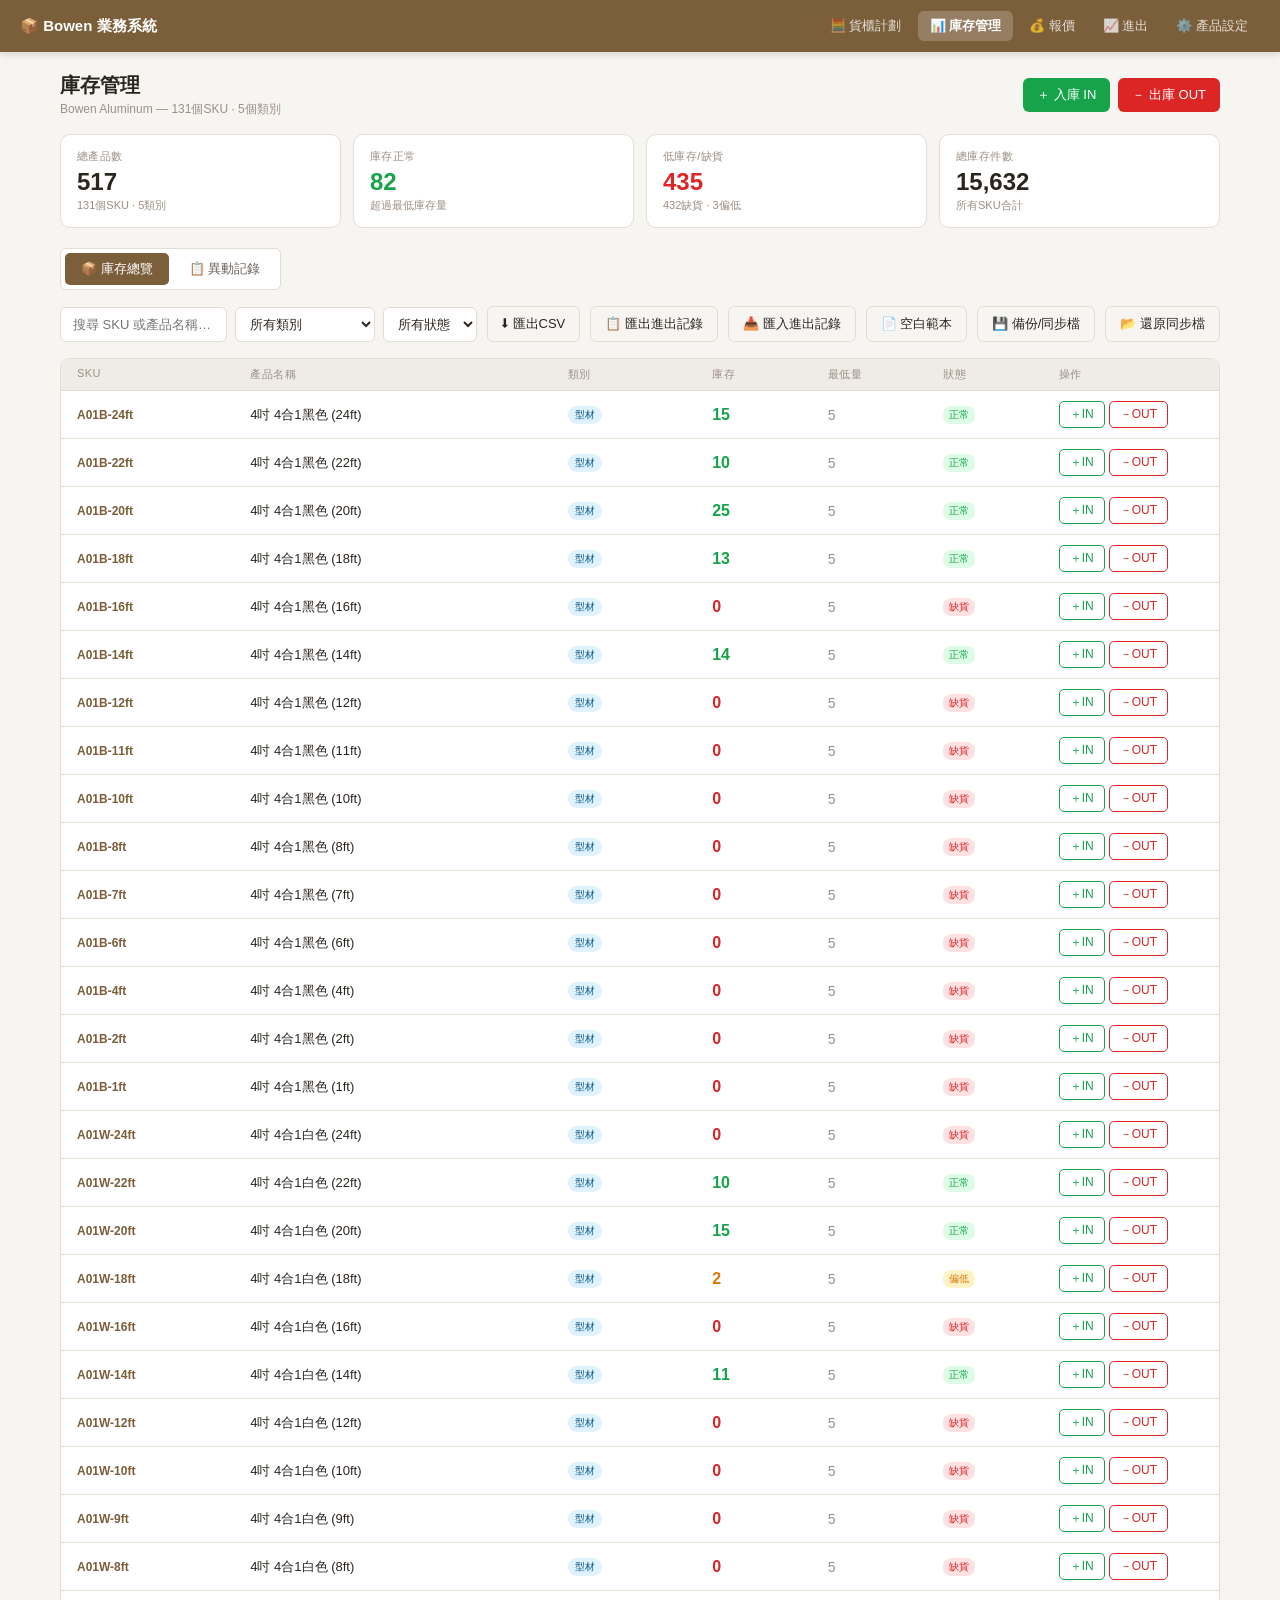
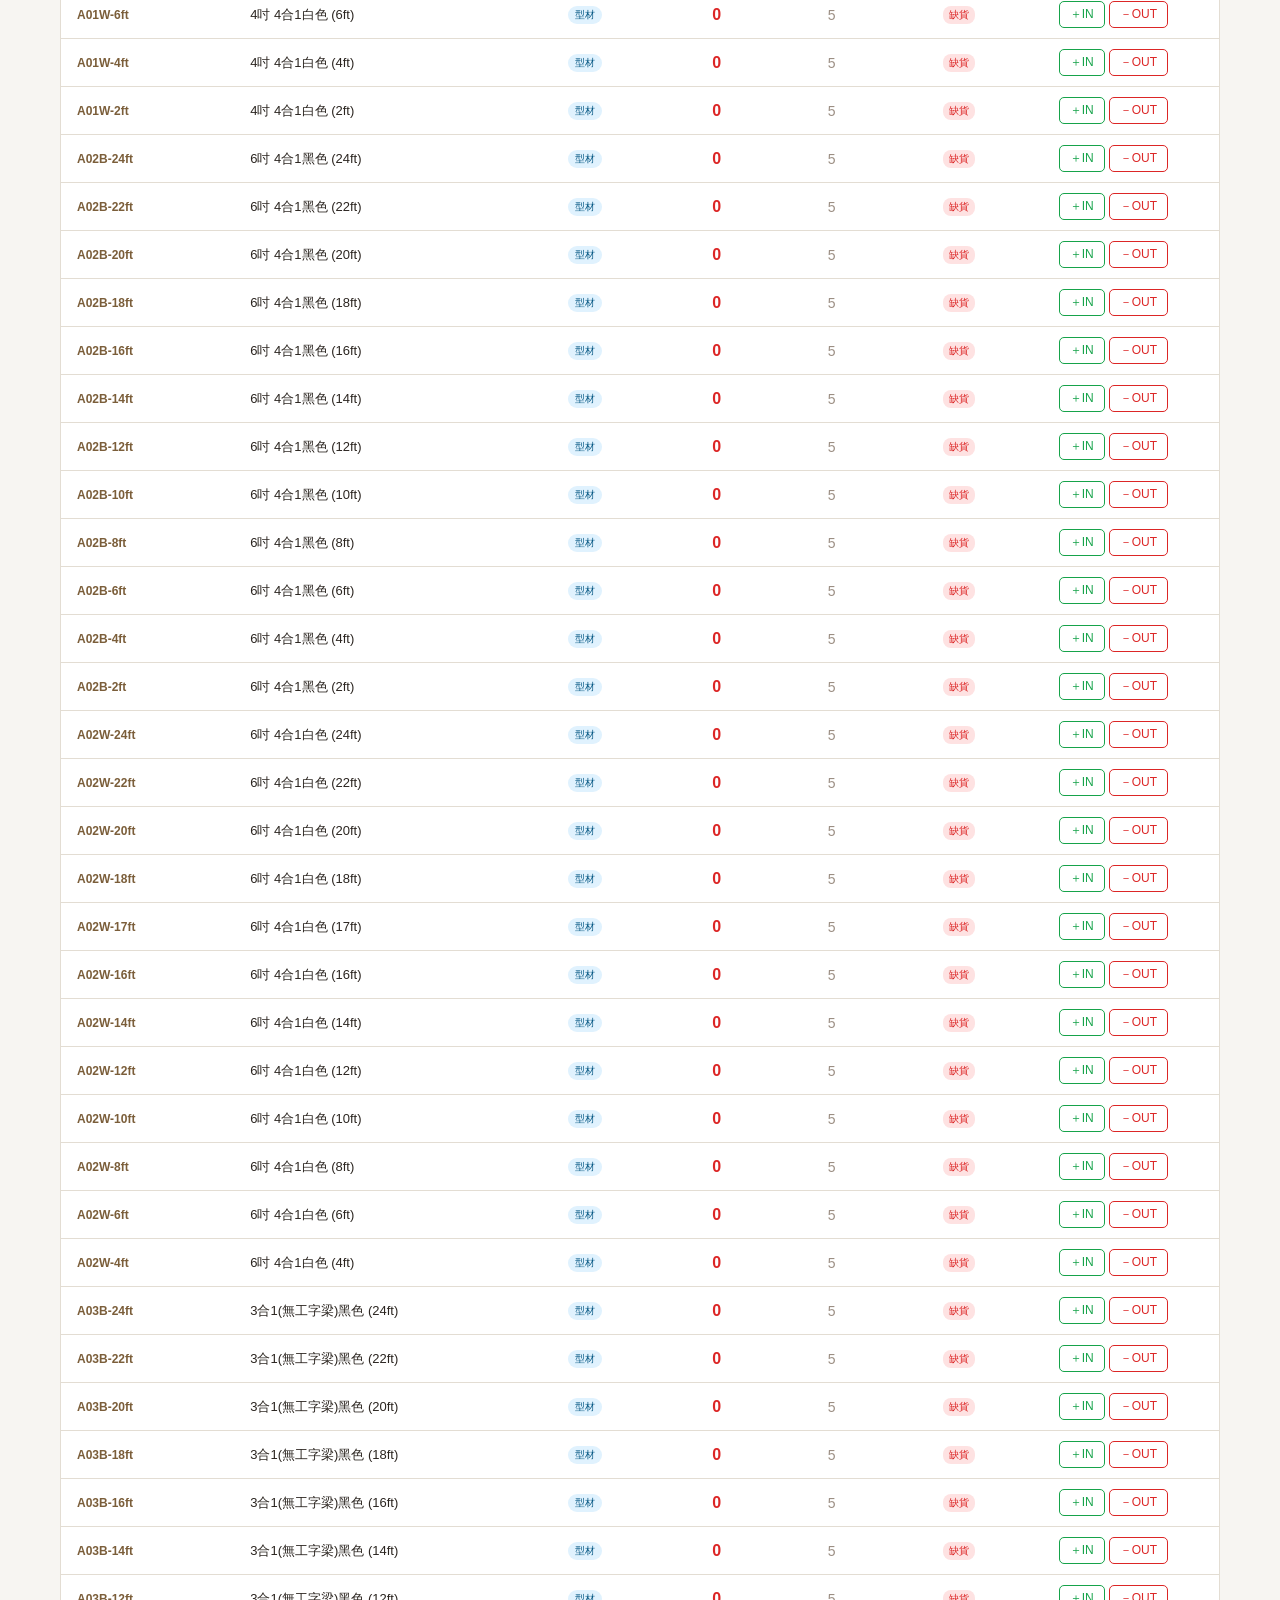
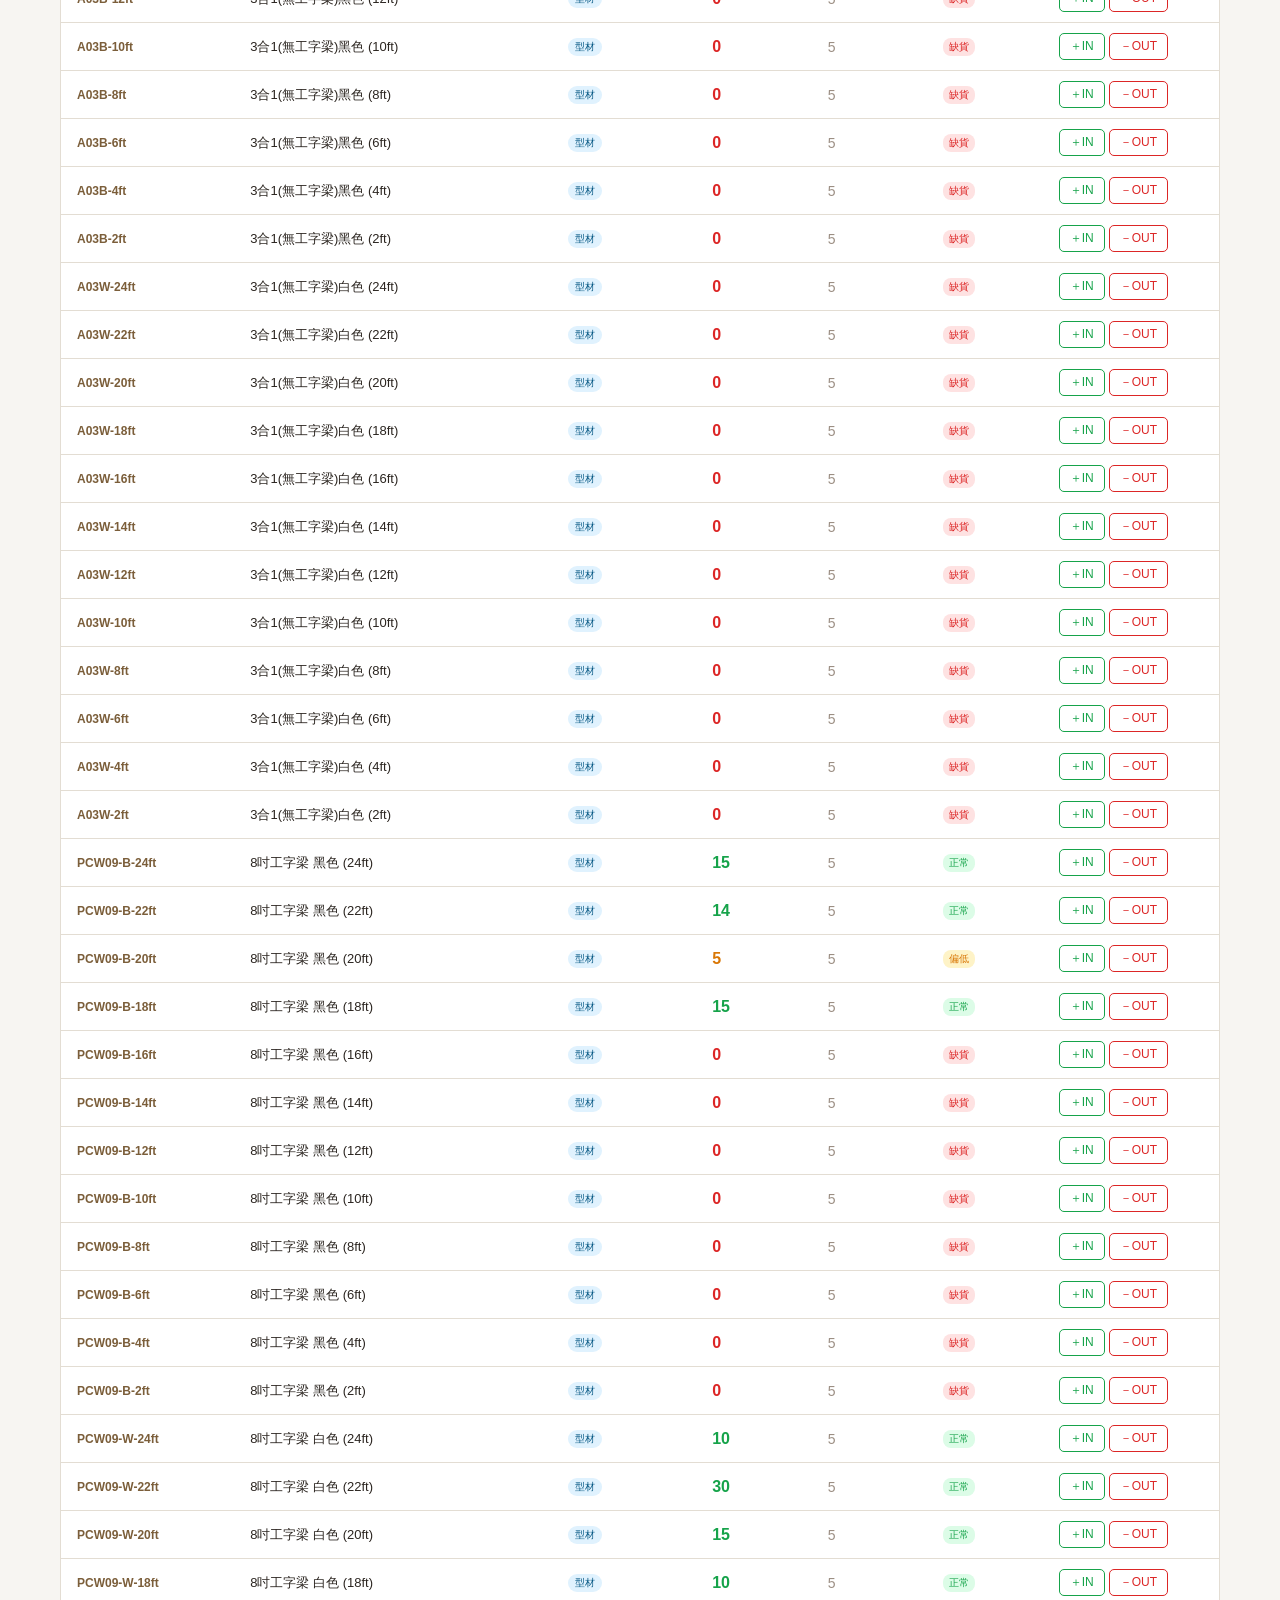
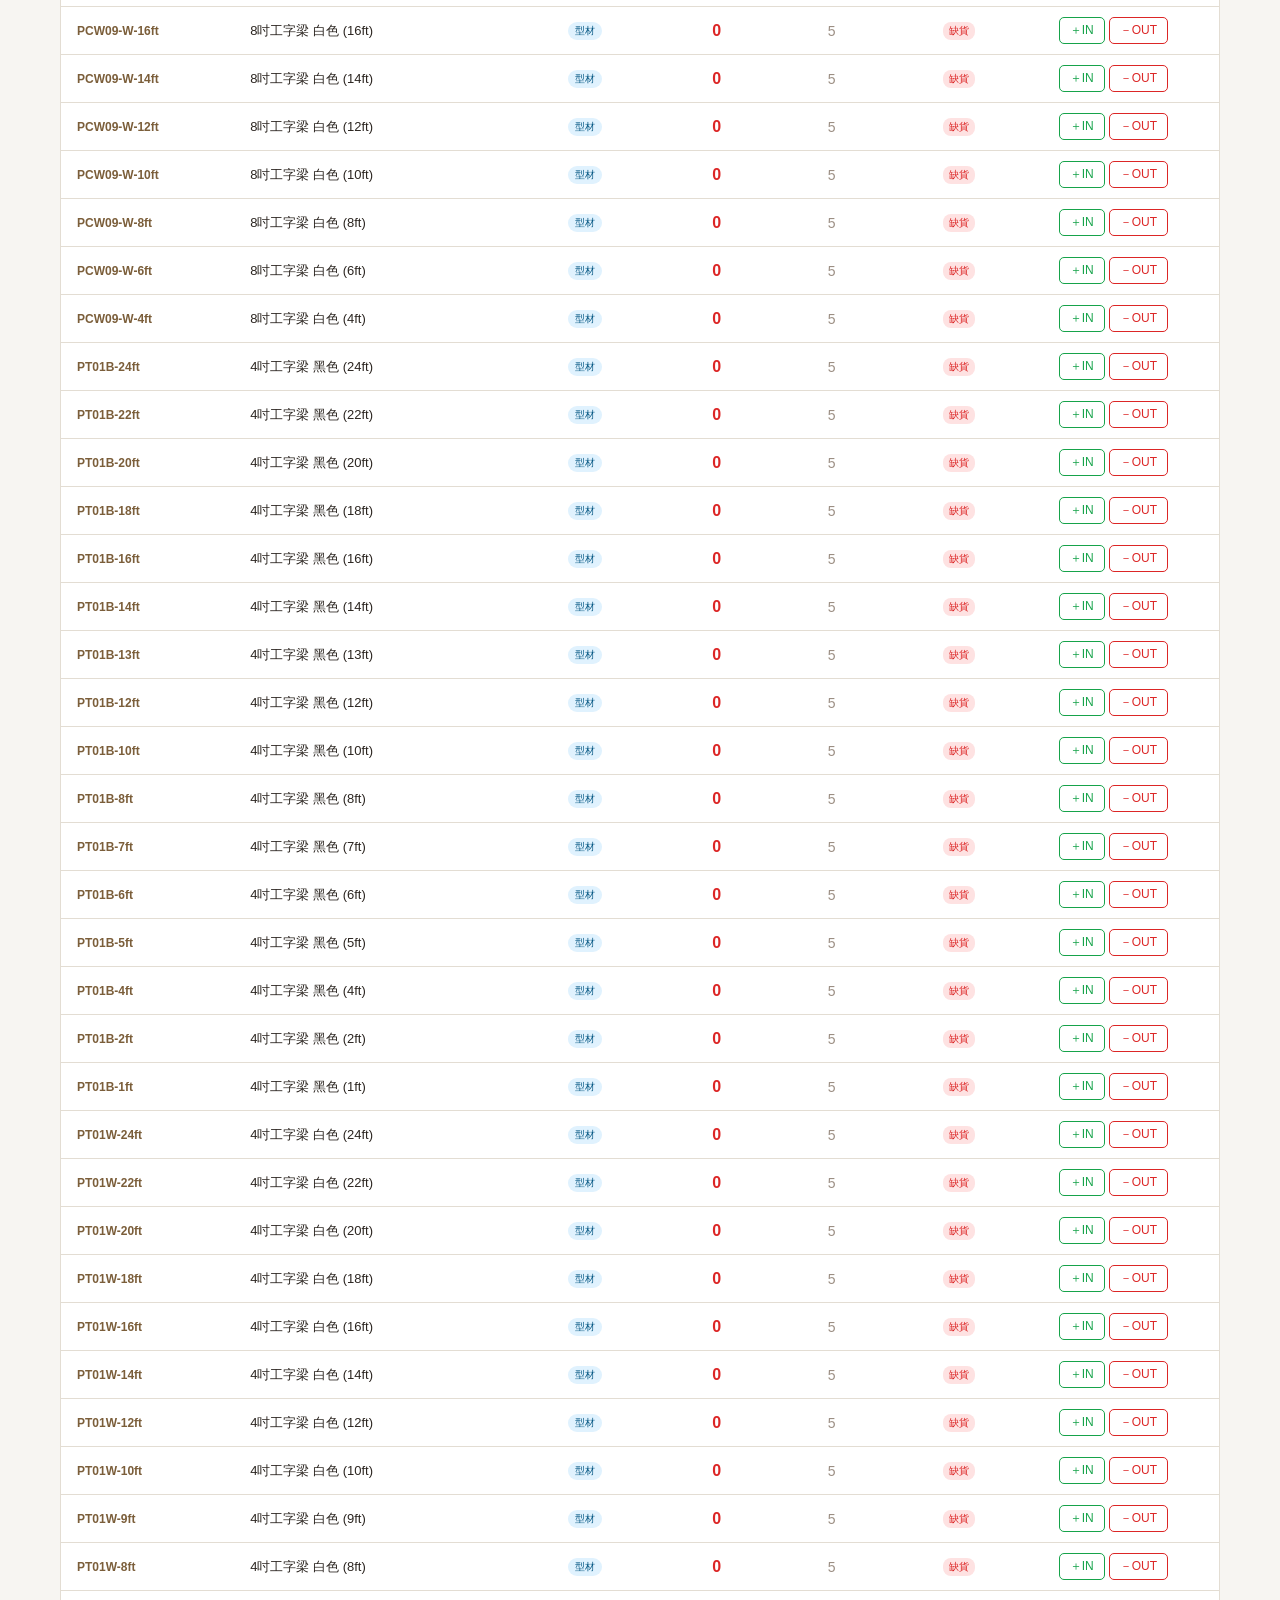
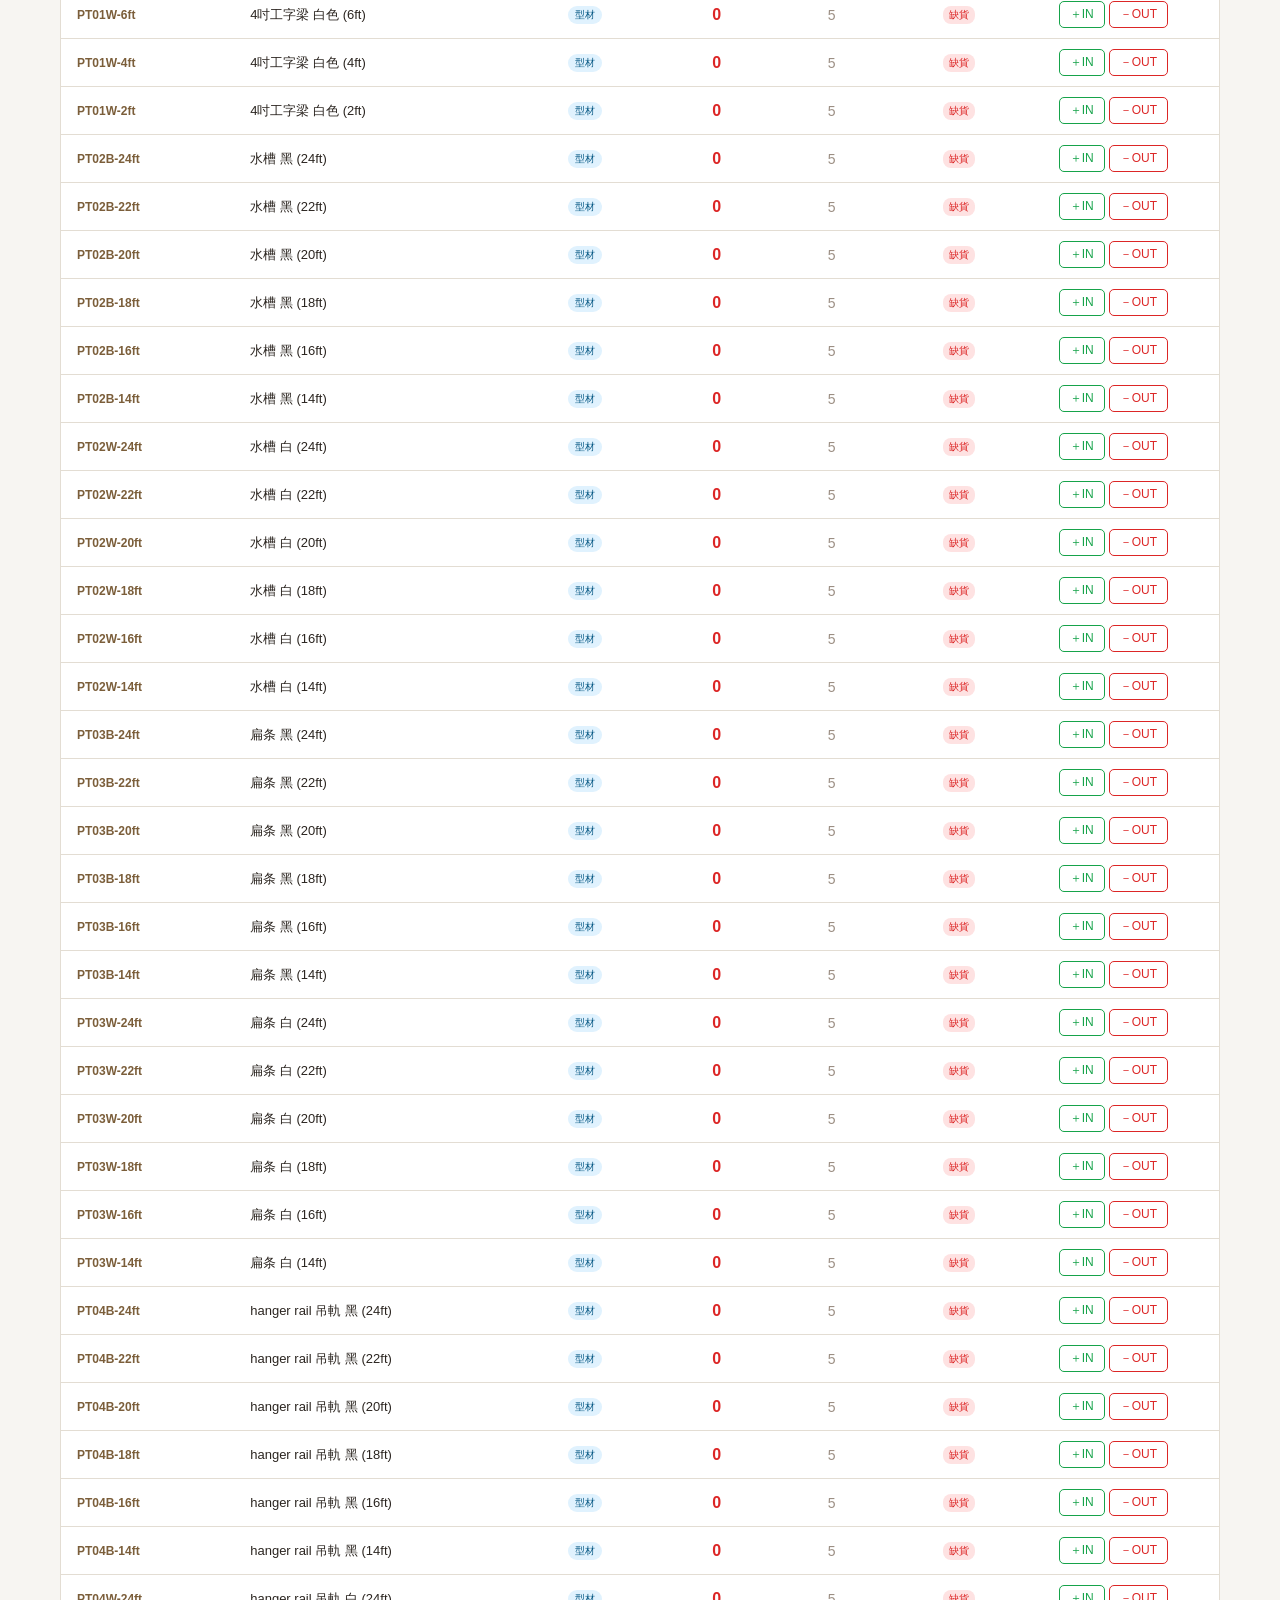
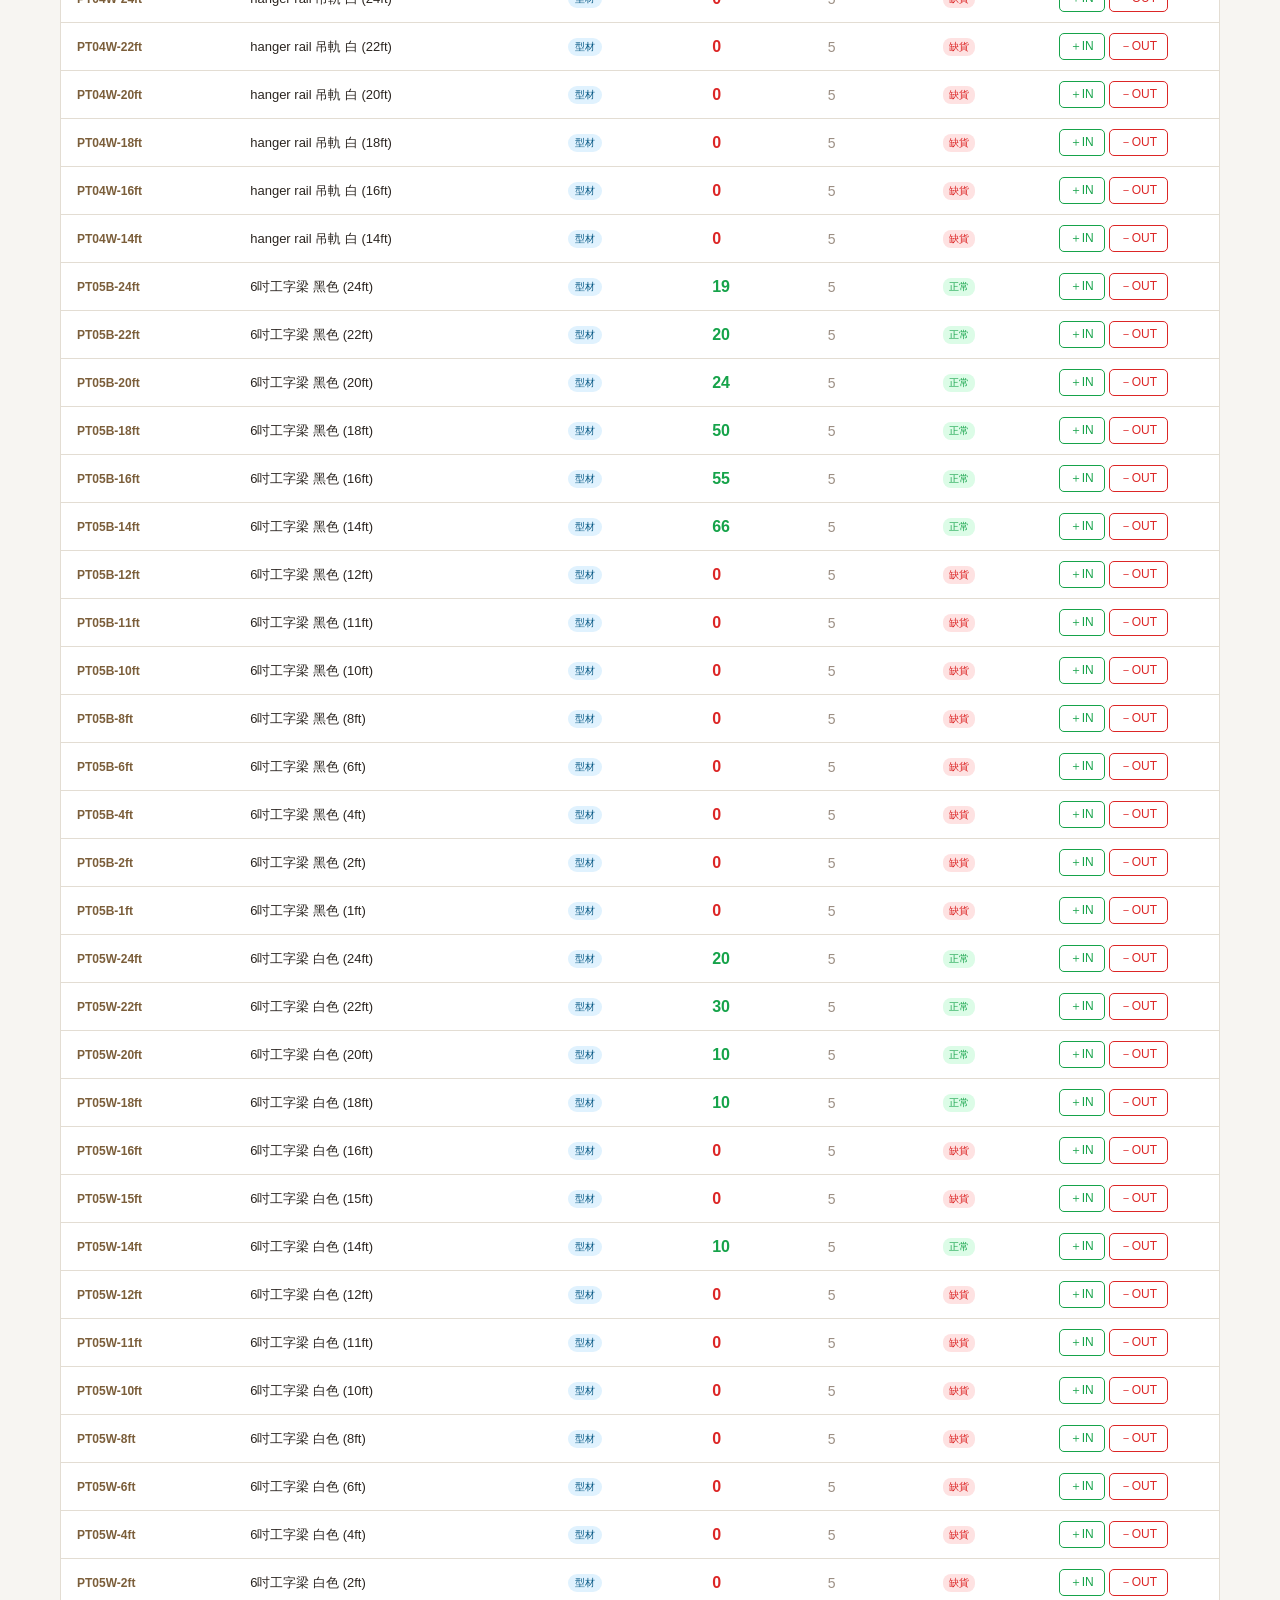
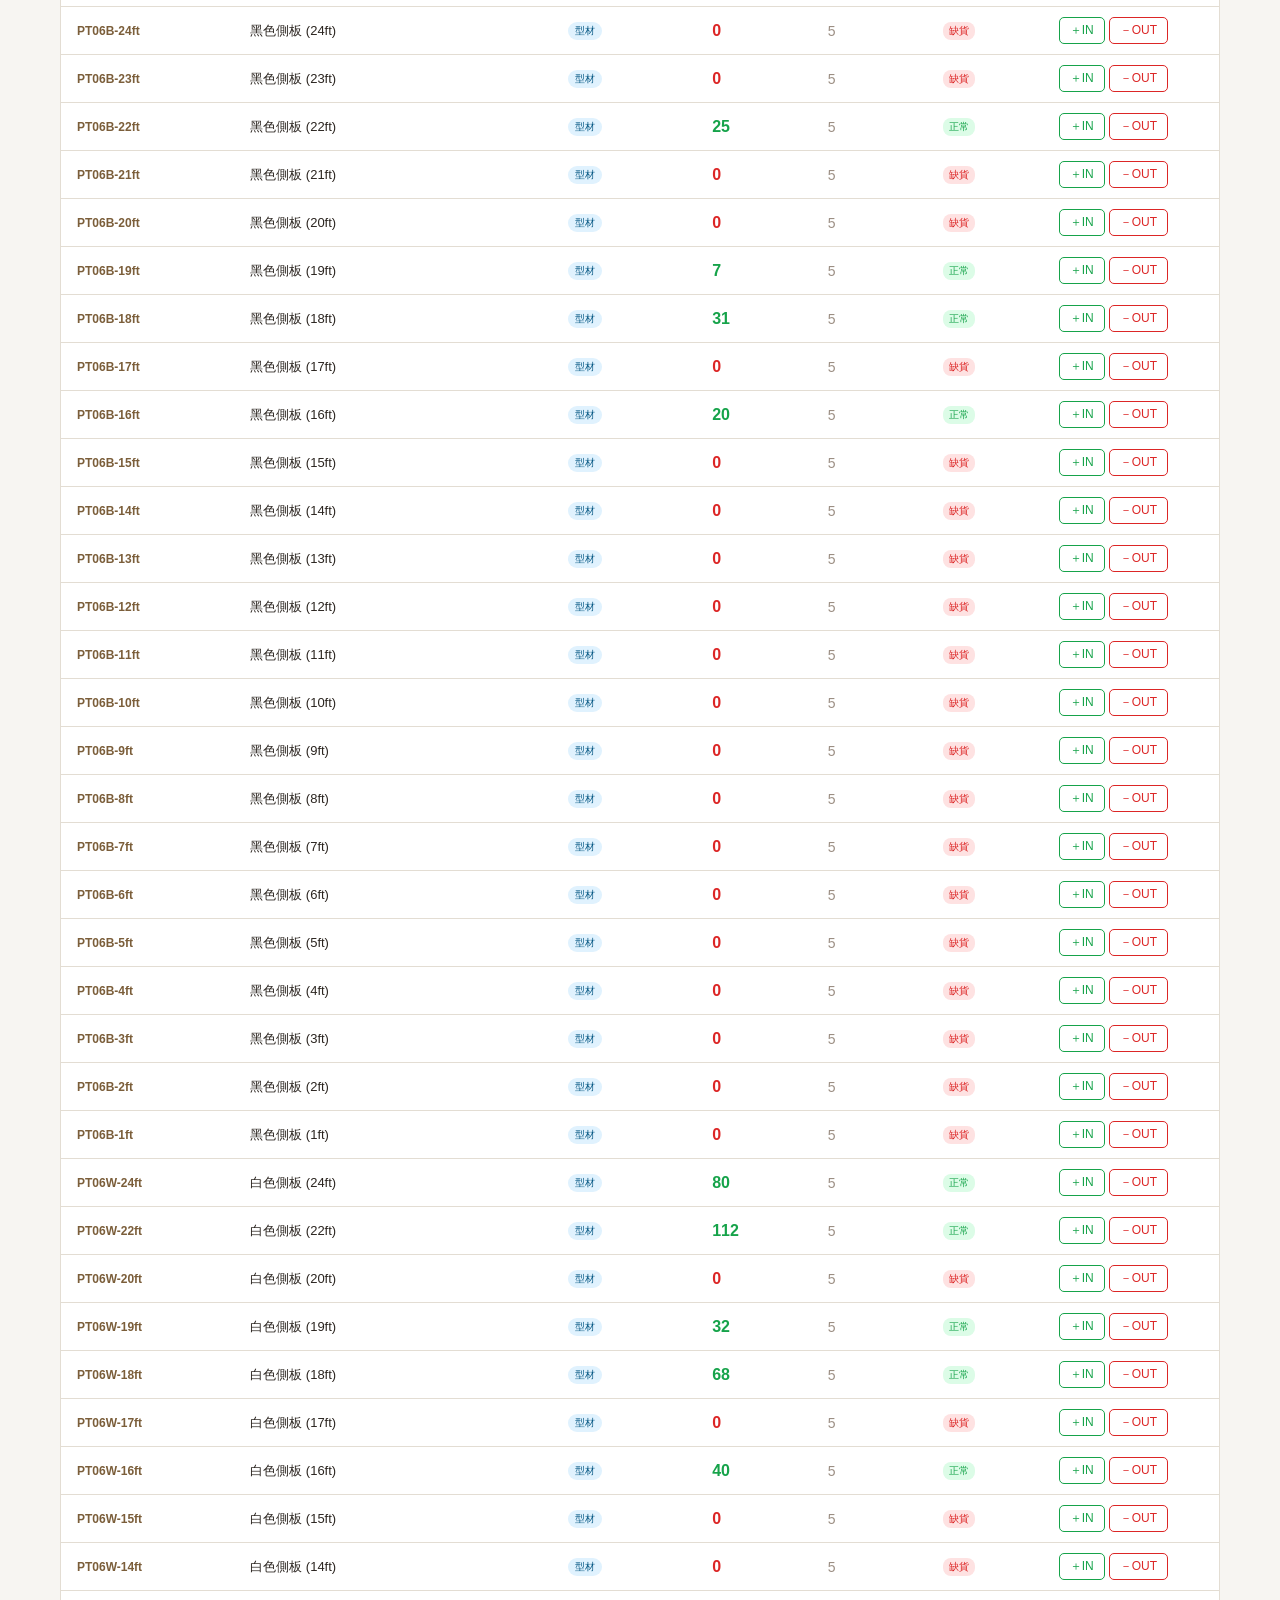
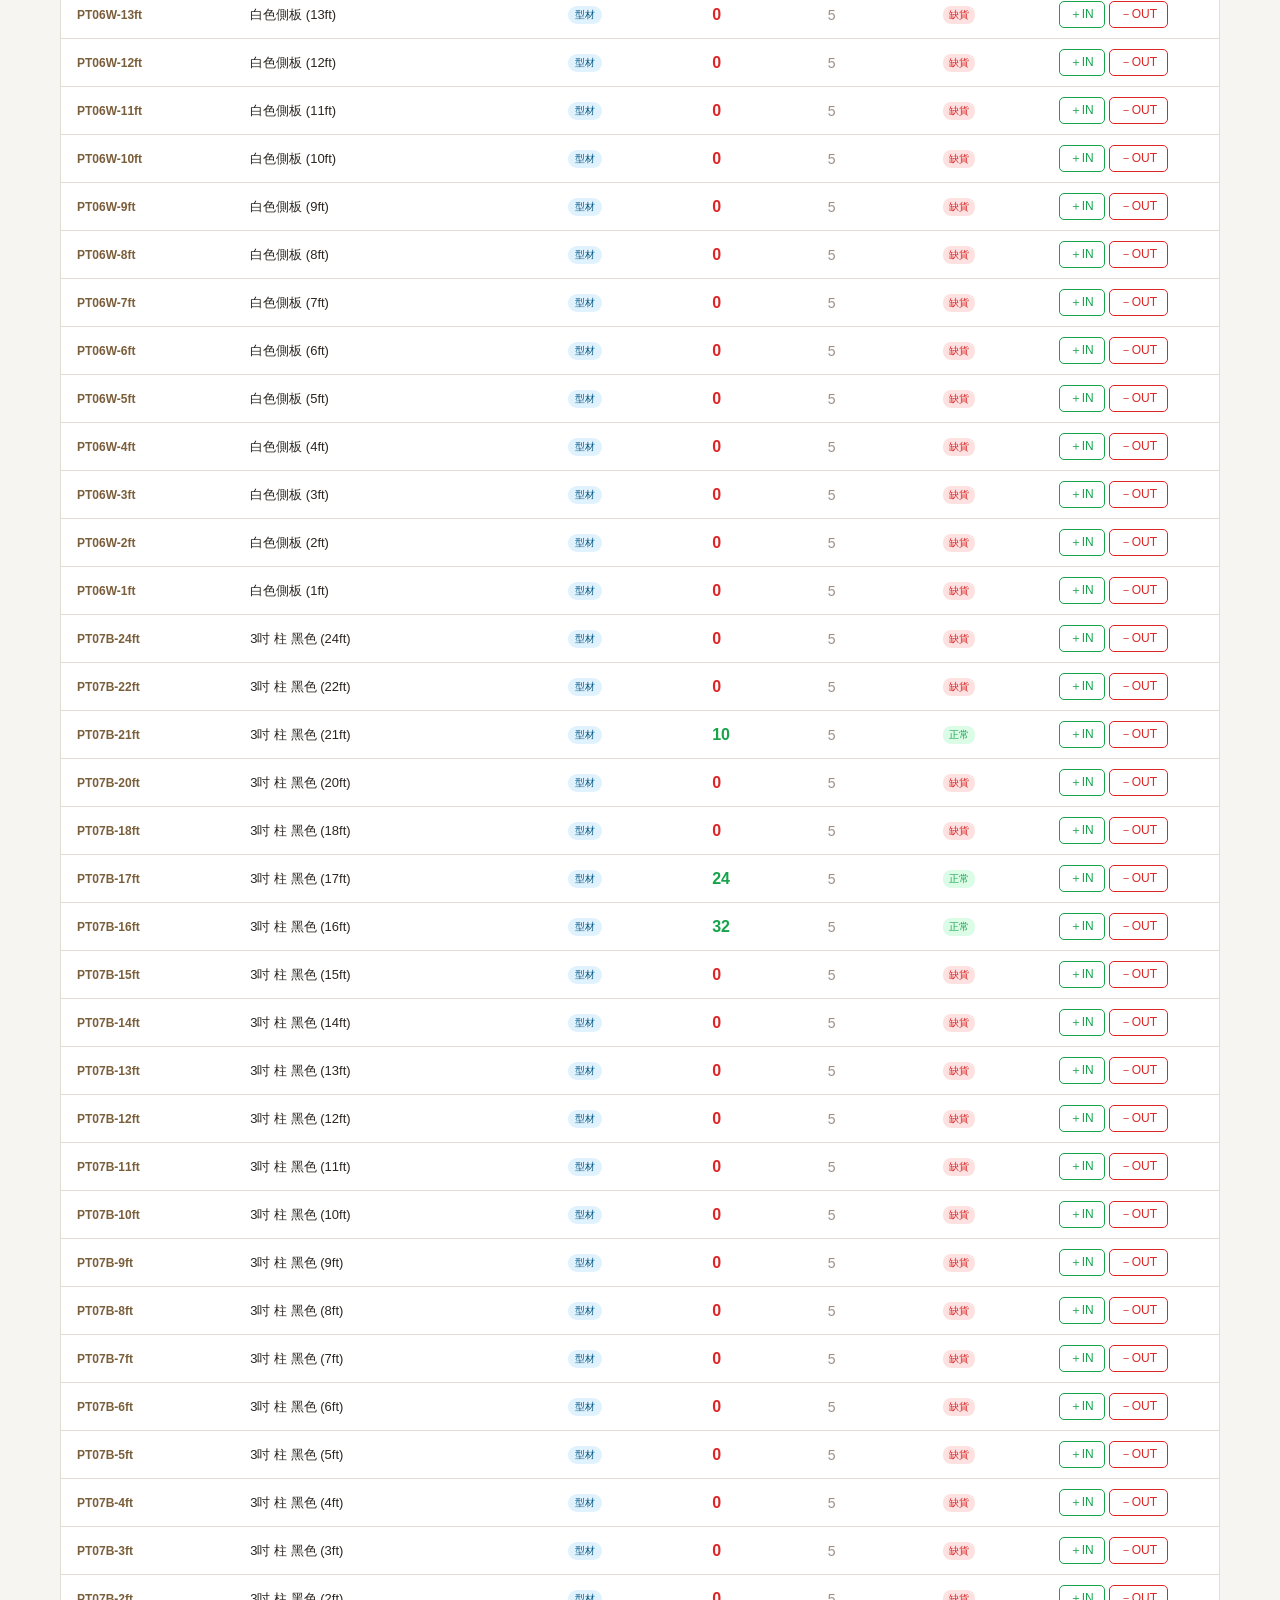
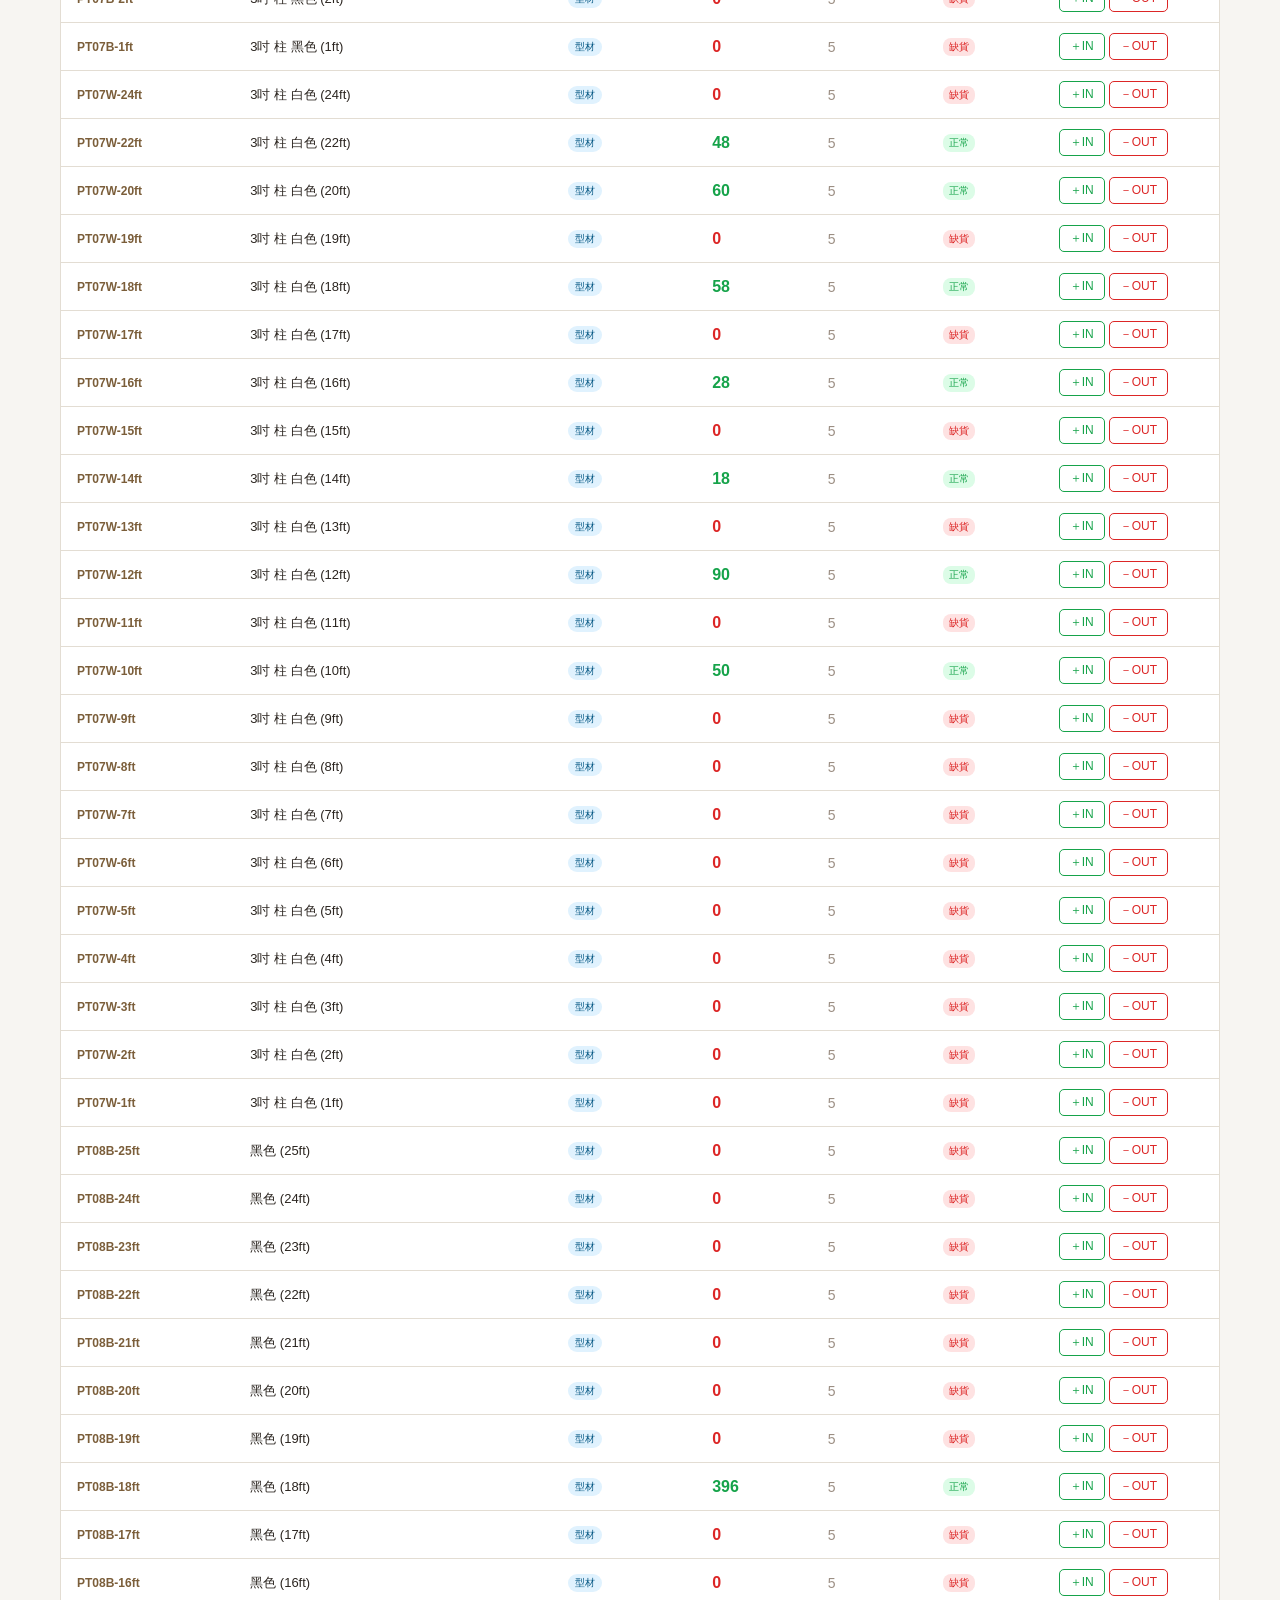
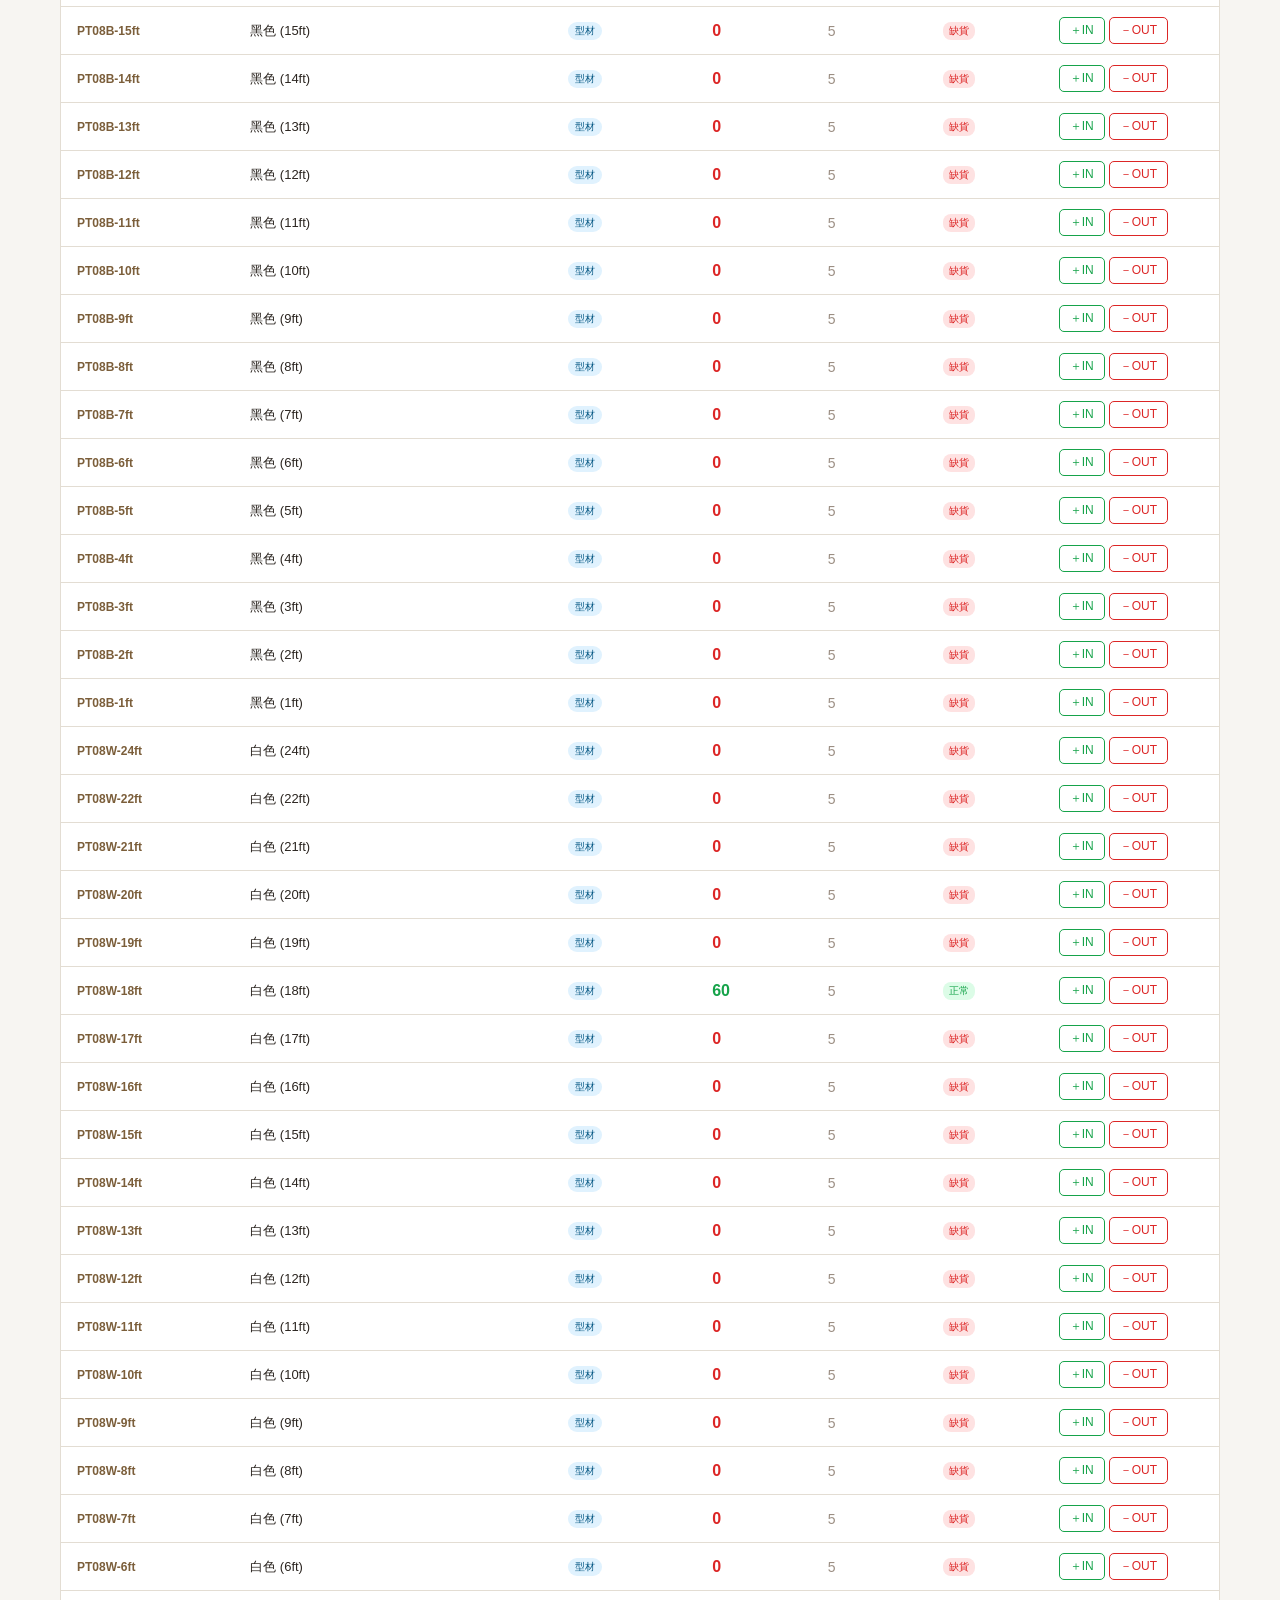
<file: inventory.html>
<!DOCTYPE html>
<html lang="zh-TW">
<head>
<meta charset="UTF-8">
<meta name="viewport" content="width=device-width, initial-scale=1.0">
<title>Bowen — 庫存管理系統</title>
<style>
*{box-sizing:border-box;margin:0;padding:0}
:root{--brand:#7B5E3A;--brand-light:#F5EFE6;--brand-mid:#C4A882;--bg:#F7F5F2;--bg2:#fff;--bg3:#EFECE8;--border:#E3DDD3;--border2:#D0C8BC;--text:#2B2520;--text2:#6B6158;--text3:#9C8F84;--green:#16a34a;--green-bg:#dcfce7;--red:#dc2626;--red-bg:#fee2e2;--amber:#d97706;--amber-bg:#fef3c7;--radius:10px;--radius-sm:6px;--shadow:0 1px 3px rgba(0,0,0,.08);--shadow-md:0 4px 12px rgba(0,0,0,.1)}
body{font-family:-apple-system,BlinkMacSystemFont,"Segoe UI","PingFang TC","Microsoft JhengHei",sans-serif;font-size:14px;color:var(--text);background:var(--bg);min-height:100vh}
.topnav{display:flex;align-items:center;justify-content:space-between;padding:0 20px;height:52px;background:var(--brand);color:#fff;position:sticky;top:0;z-index:100;box-shadow:0 2px 8px rgba(0,0,0,.15)}
.nav-logo{font-size:15px;font-weight:700}
.nav-links{display:flex;gap:4px}
.nav-link{padding:6px 12px;border-radius:6px;color:rgba(255,255,255,.8);font-size:13px;text-decoration:none}
.nav-link:hover,.nav-link.active{background:rgba(255,255,255,.2);color:#fff;font-weight:600}
.page{max-width:1200px;margin:0 auto;padding:20px}
.summary-grid{display:grid;grid-template-columns:repeat(4,1fr);gap:12px;margin-bottom:20px}
.sum-card{background:var(--bg2);border:1px solid var(--border);border-radius:var(--radius);padding:14px 16px}
.sum-label{font-size:11px;color:var(--text3);margin-bottom:4px;text-transform:uppercase;letter-spacing:.04em}
.sum-val{font-size:24px;font-weight:700}
.sum-sub{font-size:11px;color:var(--text3);margin-top:2px}
.sum-card.alert .sum-val{color:var(--red)}
.sum-card.ok .sum-val{color:var(--green)}
.toolbar{display:flex;gap:10px;align-items:center;margin-bottom:16px;flex-wrap:wrap}
.toolbar-left{display:flex;gap:8px;flex:1;min-width:0;flex-wrap:wrap}
.search-box{flex:1;min-width:160px;padding:8px 12px;border:1px solid var(--border);border-radius:var(--radius-sm);font-size:13px;background:var(--bg2);color:var(--text)}
.search-box:focus{outline:none;border-color:var(--brand-mid)}
.filter-select{padding:8px 10px;border:1px solid var(--border);border-radius:var(--radius-sm);font-size:13px;background:var(--bg2);color:var(--text);cursor:pointer}
.btn{display:inline-flex;align-items:center;gap:5px;padding:8px 14px;border-radius:var(--radius-sm);border:none;cursor:pointer;font-size:13px;font-weight:500}
.btn:hover{opacity:.88}
.btn-primary{background:var(--brand);color:#fff}
.btn-green{background:var(--green);color:#fff}
.btn-red{background:var(--red);color:#fff}
.btn-outline{background:none;border:1px solid var(--border);color:var(--text)}
.btn-outline:hover{background:var(--bg3)}
.table-wrap{background:var(--bg2);border:1px solid var(--border);border-radius:var(--radius);overflow:hidden}
.table-hd{display:grid;grid-template-columns:1.2fr 2.2fr 1fr .8fr .8fr .8fr 1fr;gap:0;padding:8px 16px;font-size:11px;color:var(--text3);text-transform:uppercase;letter-spacing:.04em;border-bottom:1px solid var(--border);background:var(--bg3)}
.table-row{display:grid;grid-template-columns:1.2fr 2.2fr 1fr .8fr .8fr .8fr 1fr;gap:0;padding:10px 16px;border-bottom:1px solid var(--border);align-items:center}
.table-row:last-child{border-bottom:none}
.table-row:hover{background:var(--bg3)}
.sku-tag{font-weight:700;color:var(--brand);font-size:12px}
.cat-badge{display:inline-block;font-size:10px;padding:2px 7px;border-radius:10px;font-weight:500}
.cat-PATIO{background:#e0f2fe;color:#075985}
.cat-GLASS{background:#f0fdf4;color:#166534}
.cat-GUTTERS{background:#fef9c3;color:#854d0e}
.cat-HARDWARE{background:#fce7f3;color:#9d174d}
.cat-SEALANTS{background:#f3e8ff;color:#6b21a8}
.stock-ok{color:var(--green)}
.stock-low{color:var(--amber)}
.stock-zero{color:var(--red)}
.stock-badge{display:inline-block;font-size:10px;padding:2px 6px;border-radius:8px}
.badge-ok{background:var(--green-bg);color:var(--green)}
.badge-low{background:var(--amber-bg);color:var(--amber)}
.badge-zero{background:var(--red-bg);color:var(--red)}
.action-btns{display:flex;gap:4px}
.act-btn{padding:4px 10px;border:1px solid var(--border);border-radius:5px;background:none;cursor:pointer;font-size:12px;font-weight:500;color:var(--text)}
.act-btn.in{color:var(--green);border-color:var(--green)}
.act-btn.in:hover{background:var(--green-bg)}
.act-btn.out{color:var(--red);border-color:var(--red)}
.act-btn.out:hover{background:var(--red-bg)}
.empty-row{padding:32px;text-align:center;color:var(--text3);font-size:13px}
.modal-bg{display:none;position:fixed;inset:0;background:rgba(0,0,0,.5);z-index:500;align-items:center;justify-content:center;padding:20px}
.modal-bg.show{display:flex}
.modal{background:var(--bg2);border-radius:var(--radius);padding:24px;width:100%;max-width:480px;box-shadow:var(--shadow-md);max-height:90vh;overflow-y:auto}
.modal-title{font-size:16px;font-weight:700;margin-bottom:16px}
.form-group{margin-bottom:14px}
.form-label{font-size:12px;color:var(--text2);margin-bottom:5px;display:block}
.form-input{width:100%;padding:9px 12px;border:1px solid var(--border);border-radius:var(--radius-sm);font-size:14px;color:var(--text);background:var(--bg2)}
.form-input:focus{outline:none;border-color:var(--brand-mid)}
.form-row{display:grid;grid-template-columns:1fr 1fr;gap:10px}
.modal-actions{display:flex;gap:8px;justify-content:flex-end;margin-top:18px}
.history-panel{background:var(--bg2);border:1px solid var(--border);border-radius:var(--radius);margin-top:16px;overflow:hidden}
.history-hd{display:flex;justify-content:space-between;align-items:center;padding:12px 16px;border-bottom:1px solid var(--border)}
.hist-hd-row{display:grid;grid-template-columns:.8fr 1.2fr 1.8fr .6fr .7fr .7fr 1.2fr;gap:0;padding:8px 16px;font-size:11px;color:var(--text3);text-transform:uppercase;letter-spacing:.04em;border-bottom:1px solid var(--border);background:var(--bg3)}
.hist-row{display:grid;grid-template-columns:.8fr 1.2fr 1.8fr .6fr .7fr .7fr 1.2fr;gap:0;padding:9px 16px;border-bottom:1px solid var(--border);font-size:12px;align-items:center}
.hist-row:last-child{border-bottom:none}
.in-tag{color:var(--green);font-weight:700}
.out-tag{color:var(--red);font-weight:700}
.tabs{display:flex;gap:4px;margin-bottom:16px;background:var(--bg2);border:1px solid var(--border);border-radius:var(--radius-sm);padding:4px;width:fit-content}
.tab-btn{padding:7px 16px;border-radius:5px;border:none;background:none;cursor:pointer;font-size:13px;color:var(--text2);font-weight:500}
.tab-btn.active{background:var(--brand);color:#fff}
.sku-dd-wrap{border:1px solid var(--border);border-radius:var(--radius-sm);overflow:hidden;max-height:200px;overflow-y:auto;background:var(--bg2);box-shadow:var(--shadow-md)}
.sku-dd-item{padding:9px 12px;cursor:pointer;border-bottom:1px solid var(--border);font-size:12px}
.sku-dd-item:last-child{border-bottom:none}
.sku-dd-item:hover{background:var(--brand-light)}
@media(max-width:760px){
  .summary-grid{grid-template-columns:repeat(2,1fr);gap:8px}
  .table-hd{display:none}
  .table-row{grid-template-columns:1fr;gap:6px;padding:12px 14px}
  .hist-hd-row{display:none}
  .hist-row{grid-template-columns:1fr 1fr;font-size:11px}
  .toolbar-left{flex-direction:column}
}
</style>
</head>
<body>
<nav class="topnav">
  <div class="nav-logo">📦 Bowen 業務系統</div>
  <div class="nav-links">
    <a class="nav-link" href="index.html">🧮 貨櫃計劃</a>
    <a class="nav-link active" href="inventory.html">📊 庫存管理</a>
    <a class="nav-link" href="quote.html">💰 報價</a>
    <a class="nav-link" href="movement.html">📈 進出</a>
    <a class="nav-link" href="inventory.html#settings" onclick="switchToSettings()">⚙️ 產品設定</a>
  </div>
</nav>
<div class="page">
  <div style="display:flex;align-items:center;justify-content:space-between;margin-bottom:16px;flex-wrap:wrap;gap:10px">
    <div>
      <h1 style="font-size:20px;font-weight:700">庫存管理</h1>
      <p style="font-size:12px;color:var(--text3);margin-top:2px">Bowen Aluminum — 131個SKU · 5個類別</p>
    </div>
    <div style="display:flex;gap:8px">
      <button class="btn btn-green" onclick="openModal('in')">＋ 入庫 IN</button>
      <button class="btn btn-red" onclick="openModal('out')">－ 出庫 OUT</button>
    </div>
  </div>
  <div class="summary-grid" id="summary-grid"></div>
  <div class="tabs">
    <button class="tab-btn active" id="tab-inv" onclick="switchTab('inv')">📦 庫存總覽</button>
    <button class="tab-btn" id="tab-hist" onclick="switchTab('hist')">📋 異動記錄</button>
  </div>
  <div id="view-inv">
    <div class="toolbar">
      <div class="toolbar-left">
        <input class="search-box" id="search-box" placeholder="搜尋 SKU 或產品名稱…" oninput="renderTable()">
        <select class="filter-select" id="cat-filter" onchange="renderTable()">
          <option value="">所有類別</option>
          <option value="PATIO COVER PROFILES">Patio Cover 型材</option>
          <option value="GLASS">玻璃</option>
          <option value="GUTTERS & DRAINAGE">排水配件</option>
          <option value="HARDWARE & FASTENERS">五金螺絲</option>
          <option value="SEALANTS & ADHESIVES">密封膠</option>
        </select>
        <select class="filter-select" id="stock-filter" onchange="renderTable()">
          <option value="">所有狀態</option>
          <option value="zero">🔴 缺貨</option>
          <option value="low">⚠️ 偏低</option>
          <option value="ok">✅ 正常</option>
        </select>
      </div>
      <button class="btn btn-outline" onclick="exportCSV()">⬇ 匯出CSV</button>
      <button class="btn btn-outline" onclick="exportHistoryCSV()">📋 匯出進出記錄</button>
      <button class="btn btn-outline" onclick="document.getElementById('mv-csv-input').click()">📥 匯入進出記錄</button>
      <input id="mv-csv-input" type="file" accept=".csv" style="display:none" onchange="importMovesCSV(this)">
      <button class="btn btn-outline" onclick="downloadMoveTemplate()">📄 空白範本</button>
      <button class="btn btn-outline" onclick="exportSyncFile()">💾 備份/同步檔</button>
      <button class="btn btn-outline" onclick="document.getElementById('sync-input').click()">📂 還原同步檔</button>
      <input id="sync-input" type="file" accept=".json" style="display:none" onchange="importSyncFile(this)">
    </div>
    <div class="table-wrap">
      <div class="table-hd"><span>SKU</span><span>產品名稱</span><span>類別</span><span>庫存</span><span>最低量</span><span>狀態</span><span>操作</span></div>
      <div id="table-body"></div>
    </div>
  </div>
  <div id="view-hist" style="display:none">
    <div class="history-panel">
      <div class="history-hd">
        <span style="font-size:14px;font-weight:600">異動記錄</span>
        <button class="btn btn-outline" onclick="clearHistory()" style="font-size:12px;padding:5px 10px">清除記錄</button>
      </div>
      <div class="hist-hd-row"><span>日期</span><span>時間</span><span>SKU / 產品</span><span>類型</span><span>數量</span><span>庫存後</span><span>備注</span></div>
      <div id="history-body"></div>
    </div>
  </div>
</div>

<!-- Modal -->
<div class="modal-bg" id="modal-bg" onclick="closeModalBg(event)">
  <div class="modal">
    <div class="modal-title" id="modal-title">＋ 入庫 (IN)</div>
    <div id="modal-product-info" style="margin-bottom:12px"></div>
    <div class="form-group">
      <label class="form-label">選擇產品 SKU</label>
      <input class="form-input" id="modal-sku-input" placeholder="輸入SKU或中文名稱搜尋…"
        oninput="filterModalSku(this.value)"
        onfocus="showModalDd()"
        onblur="setTimeout(hideModalDd,200)"
        onclick="showModalDd()">
      <div id="modal-dd" style="margin-top:4px"></div>
    </div>
    <div class="form-row">
      <div class="form-group">
        <label class="form-label">數量</label>
        <input class="form-input" id="modal-qty" type="number" min="1" value="1">
      </div>
      <div class="form-group">
        <label class="form-label">日期</label>
        <input class="form-input" id="modal-date" type="date">
      </div>
    </div>
    <div class="form-group">
      <label class="form-label">備注 (QB Ref# / 工地 / 說明)</label>
      <input class="form-input" id="modal-note" placeholder="例如: QB#1234 / 客戶名稱">
    </div>
    <div class="modal-actions">
      <button class="btn btn-outline" onclick="closeModal()">取消</button>
      <button class="btn btn-green" id="modal-confirm" onclick="confirmTx()">確認入庫</button>
    </div>
  </div>
</div>

<script>
const PRODUCTS = [{"sku": "A01B-24ft", "base_sku": "A01B", "name_en": "4\" 4 in 1 Black (24ft)", "name_zh": "4吋 4合1黑色 (24ft)", "desc": "4吋 4合1黑色 (24ft)", "category": "PATIO COVER PROFILES", "unit": "pcs", "size_ft": 24, "l": 731.5, "w": 12.1, "h": 12.1, "wt": 37.893, "has_dims": true, "min_stock": 5, "stock": 15, "pcs_per_bundle": 1}, {"sku": "A01B-22ft", "base_sku": "A01B", "name_en": "4\" 4 in 1 Black (22ft)", "name_zh": "4吋 4合1黑色 (22ft)", "desc": "4吋 4合1黑色 (22ft)", "category": "PATIO COVER PROFILES", "unit": "pcs", "size_ft": 22, "l": 670.6, "w": 12.1, "h": 12.1, "wt": 34.735, "has_dims": true, "min_stock": 5, "stock": 10, "pcs_per_bundle": 1}, {"sku": "A01B-20ft", "base_sku": "A01B", "name_en": "4\" 4 in 1 Black (20ft)", "name_zh": "4吋 4合1黑色 (20ft)", "desc": "4吋 4合1黑色 (20ft)", "category": "PATIO COVER PROFILES", "unit": "pcs", "size_ft": 20, "l": 609.6, "w": 12.1, "h": 12.1, "wt": 31.577, "has_dims": true, "min_stock": 5, "stock": 25, "pcs_per_bundle": 1}, {"sku": "A01B-18ft", "base_sku": "A01B", "name_en": "4\" 4 in 1 Black (18ft)", "name_zh": "4吋 4合1黑色 (18ft)", "desc": "4吋 4合1黑色 (18ft)", "category": "PATIO COVER PROFILES", "unit": "pcs", "size_ft": 18, "l": 548.6, "w": 12.1, "h": 12.1, "wt": 28.42, "has_dims": true, "min_stock": 5, "stock": 13, "pcs_per_bundle": 1}, {"sku": "A01B-16ft", "base_sku": "A01B", "name_en": "4\" 4 in 1 Black (16ft)", "name_zh": "4吋 4合1黑色 (16ft)", "desc": "4吋 4合1黑色 (16ft)", "category": "PATIO COVER PROFILES", "unit": "pcs", "size_ft": 16, "l": 487.7, "w": 12.1, "h": 12.1, "wt": 25.262, "has_dims": true, "min_stock": 5, "stock": 0, "pcs_per_bundle": 1}, {"sku": "A01B-14ft", "base_sku": "A01B", "name_en": "4\" 4 in 1 Black (14ft)", "name_zh": "4吋 4合1黑色 (14ft)", "desc": "4吋 4合1黑色 (14ft)", "category": "PATIO COVER PROFILES", "unit": "pcs", "size_ft": 14, "l": 426.7, "w": 12.1, "h": 12.1, "wt": 22.104, "has_dims": true, "min_stock": 5, "stock": 14, "pcs_per_bundle": 1}, {"sku": "A01B-12ft", "base_sku": "A01B", "name_en": "4\" 4 in 1 Black (12ft)", "name_zh": "4吋 4合1黑色 (12ft)", "desc": "4吋 4合1黑色 (12ft)", "category": "PATIO COVER PROFILES", "unit": "pcs", "size_ft": 12, "l": 0.0, "w": 0.0, "h": 0.0, "wt": 0.0, "has_dims": false, "min_stock": 5, "stock": 0, "pcs_per_bundle": 1}, {"sku": "A01B-11ft", "base_sku": "A01B", "name_en": "4\" 4 in 1 Black (11ft)", "name_zh": "4吋 4合1黑色 (11ft)", "desc": "4吋 4合1黑色 (11ft)", "category": "PATIO COVER PROFILES", "unit": "pcs", "size_ft": 11, "l": 0, "w": 0, "h": 0, "wt": 0, "has_dims": false, "min_stock": 5, "stock": 0, "pcs_per_bundle": 1}, {"sku": "A01B-10ft", "base_sku": "A01B", "name_en": "4\" 4 in 1 Black (10ft)", "name_zh": "4吋 4合1黑色 (10ft)", "desc": "4吋 4合1黑色 (10ft)", "category": "PATIO COVER PROFILES", "unit": "pcs", "size_ft": 10, "l": 0.0, "w": 0.0, "h": 0.0, "wt": 0.0, "has_dims": false, "min_stock": 5, "stock": 0, "pcs_per_bundle": 1}, {"sku": "A01B-8ft", "base_sku": "A01B", "name_en": "4\" 4 in 1 Black (8ft)", "name_zh": "4吋 4合1黑色 (8ft)", "desc": "4吋 4合1黑色 (8ft)", "category": "PATIO COVER PROFILES", "unit": "pcs", "size_ft": 8, "l": 0.0, "w": 0.0, "h": 0.0, "wt": 0.0, "has_dims": false, "min_stock": 5, "stock": 0, "pcs_per_bundle": 1}, {"sku": "A01B-7ft", "base_sku": "A01B", "name_en": "4\" 4 in 1 Black (7ft)", "name_zh": "4吋 4合1黑色 (7ft)", "desc": "4吋 4合1黑色 (7ft)", "category": "PATIO COVER PROFILES", "unit": "pcs", "size_ft": 7, "l": 0, "w": 0, "h": 0, "wt": 0, "has_dims": false, "min_stock": 5, "stock": 0, "pcs_per_bundle": 1}, {"sku": "A01B-6ft", "base_sku": "A01B", "name_en": "4\" 4 in 1 Black (6ft)", "name_zh": "4吋 4合1黑色 (6ft)", "desc": "4吋 4合1黑色 (6ft)", "category": "PATIO COVER PROFILES", "unit": "pcs", "size_ft": 6, "l": 0.0, "w": 0.0, "h": 0.0, "wt": 0.0, "has_dims": false, "min_stock": 5, "stock": 0, "pcs_per_bundle": 1}, {"sku": "A01B-4ft", "base_sku": "A01B", "name_en": "4\" 4 in 1 Black (4ft)", "name_zh": "4吋 4合1黑色 (4ft)", "desc": "4吋 4合1黑色 (4ft)", "category": "PATIO COVER PROFILES", "unit": "pcs", "size_ft": 4, "l": 0, "w": 0, "h": 0, "wt": 0, "has_dims": false, "min_stock": 5, "stock": 0, "pcs_per_bundle": 1}, {"sku": "A01B-2ft", "base_sku": "A01B", "name_en": "4\" 4 in 1 Black (2ft)", "name_zh": "4吋 4合1黑色 (2ft)", "desc": "4吋 4合1黑色 (2ft)", "category": "PATIO COVER PROFILES", "unit": "pcs", "size_ft": 2, "l": 0, "w": 0, "h": 0, "wt": 0, "has_dims": false, "min_stock": 5, "stock": 0, "pcs_per_bundle": 1}, {"sku": "A01B-1ft", "base_sku": "A01B", "name_en": "4\" 4 in 1 Black (1ft)", "name_zh": "4吋 4合1黑色 (1ft)", "desc": "4吋 4合1黑色 (1ft)", "category": "PATIO COVER PROFILES", "unit": "pcs", "size_ft": 1, "l": 0, "w": 0, "h": 0, "wt": 0, "has_dims": false, "min_stock": 5, "stock": 0, "pcs_per_bundle": 1}, {"sku": "A01W-24ft", "base_sku": "A01W", "name_en": "4\" 4 in 1 White (24ft)", "name_zh": "4吋 4合1白色 (24ft)", "desc": "4吋 4合1白色 (24ft)", "category": "PATIO COVER PROFILES", "unit": "pcs", "size_ft": 24, "l": 731.5, "w": 12.1, "h": 12.1, "wt": 37.893, "has_dims": true, "min_stock": 5, "stock": 0, "pcs_per_bundle": 1}, {"sku": "A01W-22ft", "base_sku": "A01W", "name_en": "4\" 4 in 1 White (22ft)", "name_zh": "4吋 4合1白色 (22ft)", "desc": "4吋 4合1白色 (22ft)", "category": "PATIO COVER PROFILES", "unit": "pcs", "size_ft": 22, "l": 670.6, "w": 12.1, "h": 12.1, "wt": 34.735, "has_dims": true, "min_stock": 5, "stock": 10, "pcs_per_bundle": 1}, {"sku": "A01W-20ft", "base_sku": "A01W", "name_en": "4\" 4 in 1 White (20ft)", "name_zh": "4吋 4合1白色 (20ft)", "desc": "4吋 4合1白色 (20ft)", "category": "PATIO COVER PROFILES", "unit": "pcs", "size_ft": 20, "l": 609.6, "w": 12.1, "h": 12.1, "wt": 31.577, "has_dims": true, "min_stock": 5, "stock": 15, "pcs_per_bundle": 1}, {"sku": "A01W-18ft", "base_sku": "A01W", "name_en": "4\" 4 in 1 White (18ft)", "name_zh": "4吋 4合1白色 (18ft)", "desc": "4吋 4合1白色 (18ft)", "category": "PATIO COVER PROFILES", "unit": "pcs", "size_ft": 18, "l": 548.6, "w": 12.1, "h": 12.1, "wt": 28.42, "has_dims": true, "min_stock": 5, "stock": 2, "pcs_per_bundle": 1}, {"sku": "A01W-16ft", "base_sku": "A01W", "name_en": "4\" 4 in 1 White (16ft)", "name_zh": "4吋 4合1白色 (16ft)", "desc": "4吋 4合1白色 (16ft)", "category": "PATIO COVER PROFILES", "unit": "pcs", "size_ft": 16, "l": 487.7, "w": 12.1, "h": 12.1, "wt": 25.262, "has_dims": true, "min_stock": 5, "stock": 0, "pcs_per_bundle": 1}, {"sku": "A01W-14ft", "base_sku": "A01W", "name_en": "4\" 4 in 1 White (14ft)", "name_zh": "4吋 4合1白色 (14ft)", "desc": "4吋 4合1白色 (14ft)", "category": "PATIO COVER PROFILES", "unit": "pcs", "size_ft": 14, "l": 426.7, "w": 12.1, "h": 12.1, "wt": 22.104, "has_dims": true, "min_stock": 5, "stock": 11, "pcs_per_bundle": 1}, {"sku": "A01W-12ft", "base_sku": "A01W", "name_en": "4\" 4 in 1 White (12ft)", "name_zh": "4吋 4合1白色 (12ft)", "desc": "4吋 4合1白色 (12ft)", "category": "PATIO COVER PROFILES", "unit": "pcs", "size_ft": 12, "l": 0.0, "w": 0.0, "h": 0.0, "wt": 0.0, "has_dims": false, "min_stock": 5, "stock": 0, "pcs_per_bundle": 1}, {"sku": "A01W-10ft", "base_sku": "A01W", "name_en": "4\" 4 in 1 White (10ft)", "name_zh": "4吋 4合1白色 (10ft)", "desc": "4吋 4合1白色 (10ft)", "category": "PATIO COVER PROFILES", "unit": "pcs", "size_ft": 10, "l": 0.0, "w": 0.0, "h": 0.0, "wt": 0.0, "has_dims": false, "min_stock": 5, "stock": 0, "pcs_per_bundle": 1}, {"sku": "A01W-9ft", "base_sku": "A01W", "name_en": "4\" 4 in 1 White (9ft)", "name_zh": "4吋 4合1白色 (9ft)", "desc": "4吋 4合1白色 (9ft)", "category": "PATIO COVER PROFILES", "unit": "pcs", "size_ft": 9, "l": 0, "w": 0, "h": 0, "wt": 0, "has_dims": false, "min_stock": 5, "stock": 0, "pcs_per_bundle": 1}, {"sku": "A01W-8ft", "base_sku": "A01W", "name_en": "4\" 4 in 1 White (8ft)", "name_zh": "4吋 4合1白色 (8ft)", "desc": "4吋 4合1白色 (8ft)", "category": "PATIO COVER PROFILES", "unit": "pcs", "size_ft": 8, "l": 0.0, "w": 0.0, "h": 0.0, "wt": 0.0, "has_dims": false, "min_stock": 5, "stock": 0, "pcs_per_bundle": 1}, {"sku": "A01W-6ft", "base_sku": "A01W", "name_en": "4\" 4 in 1 White (6ft)", "name_zh": "4吋 4合1白色 (6ft)", "desc": "4吋 4合1白色 (6ft)", "category": "PATIO COVER PROFILES", "unit": "pcs", "size_ft": 6, "l": 0.0, "w": 0.0, "h": 0.0, "wt": 0.0, "has_dims": false, "min_stock": 5, "stock": 0, "pcs_per_bundle": 1}, {"sku": "A01W-4ft", "base_sku": "A01W", "name_en": "4\" 4 in 1 White (4ft)", "name_zh": "4吋 4合1白色 (4ft)", "desc": "4吋 4合1白色 (4ft)", "category": "PATIO COVER PROFILES", "unit": "pcs", "size_ft": 4, "l": 0, "w": 0, "h": 0, "wt": 0, "has_dims": false, "min_stock": 5, "stock": 0, "pcs_per_bundle": 1}, {"sku": "A01W-2ft", "base_sku": "A01W", "name_en": "4\" 4 in 1 White (2ft)", "name_zh": "4吋 4合1白色 (2ft)", "desc": "4吋 4合1白色 (2ft)", "category": "PATIO COVER PROFILES", "unit": "pcs", "size_ft": 2, "l": 0, "w": 0, "h": 0, "wt": 0, "has_dims": false, "min_stock": 5, "stock": 0, "pcs_per_bundle": 1}, {"sku": "A02B-24ft", "base_sku": "A02B", "name_en": "6\" 4 in 1 Black (24ft)", "name_zh": "6吋 4合1黑色 (24ft)", "desc": "6吋 4合1黑色 (24ft)", "category": "PATIO COVER PROFILES", "unit": "pcs", "size_ft": 24, "l": 0.0, "w": 0.0, "h": 0.0, "wt": 0.0, "has_dims": false, "min_stock": 5, "stock": 0, "pcs_per_bundle": 1}, {"sku": "A02B-22ft", "base_sku": "A02B", "name_en": "6\" 4 in 1 Black (22ft)", "name_zh": "6吋 4合1黑色 (22ft)", "desc": "6吋 4合1黑色 (22ft)", "category": "PATIO COVER PROFILES", "unit": "pcs", "size_ft": 22, "l": 0.0, "w": 0.0, "h": 0.0, "wt": 0.0, "has_dims": false, "min_stock": 5, "stock": 0, "pcs_per_bundle": 1}, {"sku": "A02B-20ft", "base_sku": "A02B", "name_en": "6\" 4 in 1 Black (20ft)", "name_zh": "6吋 4合1黑色 (20ft)", "desc": "6吋 4合1黑色 (20ft)", "category": "PATIO COVER PROFILES", "unit": "pcs", "size_ft": 20, "l": 0.0, "w": 0.0, "h": 0.0, "wt": 0.0, "has_dims": false, "min_stock": 5, "stock": 0, "pcs_per_bundle": 1}, {"sku": "A02B-18ft", "base_sku": "A02B", "name_en": "6\" 4 in 1 Black (18ft)", "name_zh": "6吋 4合1黑色 (18ft)", "desc": "6吋 4合1黑色 (18ft)", "category": "PATIO COVER PROFILES", "unit": "pcs", "size_ft": 18, "l": 0.0, "w": 0.0, "h": 0.0, "wt": 0.0, "has_dims": false, "min_stock": 5, "stock": 0, "pcs_per_bundle": 1}, {"sku": "A02B-16ft", "base_sku": "A02B", "name_en": "6\" 4 in 1 Black (16ft)", "name_zh": "6吋 4合1黑色 (16ft)", "desc": "6吋 4合1黑色 (16ft)", "category": "PATIO COVER PROFILES", "unit": "pcs", "size_ft": 16, "l": 0.0, "w": 0.0, "h": 0.0, "wt": 0.0, "has_dims": false, "min_stock": 5, "stock": 0, "pcs_per_bundle": 1}, {"sku": "A02B-14ft", "base_sku": "A02B", "name_en": "6\" 4 in 1 Black (14ft)", "name_zh": "6吋 4合1黑色 (14ft)", "desc": "6吋 4合1黑色 (14ft)", "category": "PATIO COVER PROFILES", "unit": "pcs", "size_ft": 14, "l": 0.0, "w": 0.0, "h": 0.0, "wt": 0.0, "has_dims": false, "min_stock": 5, "stock": 0, "pcs_per_bundle": 1}, {"sku": "A02B-12ft", "base_sku": "A02B", "name_en": "6\" 4 in 1 Black (12ft)", "name_zh": "6吋 4合1黑色 (12ft)", "desc": "6吋 4合1黑色 (12ft)", "category": "PATIO COVER PROFILES", "unit": "pcs", "size_ft": 12, "l": 0.0, "w": 0.0, "h": 0.0, "wt": 0.0, "has_dims": false, "min_stock": 5, "stock": 0, "pcs_per_bundle": 1}, {"sku": "A02B-10ft", "base_sku": "A02B", "name_en": "6\" 4 in 1 Black (10ft)", "name_zh": "6吋 4合1黑色 (10ft)", "desc": "6吋 4合1黑色 (10ft)", "category": "PATIO COVER PROFILES", "unit": "pcs", "size_ft": 10, "l": 0.0, "w": 0.0, "h": 0.0, "wt": 0.0, "has_dims": false, "min_stock": 5, "stock": 0, "pcs_per_bundle": 1}, {"sku": "A02B-8ft", "base_sku": "A02B", "name_en": "6\" 4 in 1 Black (8ft)", "name_zh": "6吋 4合1黑色 (8ft)", "desc": "6吋 4合1黑色 (8ft)", "category": "PATIO COVER PROFILES", "unit": "pcs", "size_ft": 8, "l": 0.0, "w": 0.0, "h": 0.0, "wt": 0.0, "has_dims": false, "min_stock": 5, "stock": 0, "pcs_per_bundle": 1}, {"sku": "A02B-6ft", "base_sku": "A02B", "name_en": "6\" 4 in 1 Black (6ft)", "name_zh": "6吋 4合1黑色 (6ft)", "desc": "6吋 4合1黑色 (6ft)", "category": "PATIO COVER PROFILES", "unit": "pcs", "size_ft": 6, "l": 0.0, "w": 0.0, "h": 0.0, "wt": 0.0, "has_dims": false, "min_stock": 5, "stock": 0, "pcs_per_bundle": 1}, {"sku": "A02B-4ft", "base_sku": "A02B", "name_en": "6\" 4 in 1 Black (4ft)", "name_zh": "6吋 4合1黑色 (4ft)", "desc": "6吋 4合1黑色 (4ft)", "category": "PATIO COVER PROFILES", "unit": "pcs", "size_ft": 4, "l": 0, "w": 0, "h": 0, "wt": 0, "has_dims": false, "min_stock": 5, "stock": 0, "pcs_per_bundle": 1}, {"sku": "A02B-2ft", "base_sku": "A02B", "name_en": "6\" 4 in 1 Black (2ft)", "name_zh": "6吋 4合1黑色 (2ft)", "desc": "6吋 4合1黑色 (2ft)", "category": "PATIO COVER PROFILES", "unit": "pcs", "size_ft": 2, "l": 0, "w": 0, "h": 0, "wt": 0, "has_dims": false, "min_stock": 5, "stock": 0, "pcs_per_bundle": 1}, {"sku": "A02W-24ft", "base_sku": "A02W", "name_en": "6\" 4 in 1 White (24ft)", "name_zh": "6吋 4合1白色 (24ft)", "desc": "6吋 4合1白色 (24ft)", "category": "PATIO COVER PROFILES", "unit": "pcs", "size_ft": 24, "l": 0.0, "w": 0.0, "h": 0.0, "wt": 0.0, "has_dims": false, "min_stock": 5, "stock": 0, "pcs_per_bundle": 1}, {"sku": "A02W-22ft", "base_sku": "A02W", "name_en": "6\" 4 in 1 White (22ft)", "name_zh": "6吋 4合1白色 (22ft)", "desc": "6吋 4合1白色 (22ft)", "category": "PATIO COVER PROFILES", "unit": "pcs", "size_ft": 22, "l": 0.0, "w": 0.0, "h": 0.0, "wt": 0.0, "has_dims": false, "min_stock": 5, "stock": 0, "pcs_per_bundle": 1}, {"sku": "A02W-20ft", "base_sku": "A02W", "name_en": "6\" 4 in 1 White (20ft)", "name_zh": "6吋 4合1白色 (20ft)", "desc": "6吋 4合1白色 (20ft)", "category": "PATIO COVER PROFILES", "unit": "pcs", "size_ft": 20, "l": 0.0, "w": 0.0, "h": 0.0, "wt": 0.0, "has_dims": false, "min_stock": 5, "stock": 0, "pcs_per_bundle": 1}, {"sku": "A02W-18ft", "base_sku": "A02W", "name_en": "6\" 4 in 1 White (18ft)", "name_zh": "6吋 4合1白色 (18ft)", "desc": "6吋 4合1白色 (18ft)", "category": "PATIO COVER PROFILES", "unit": "pcs", "size_ft": 18, "l": 0.0, "w": 0.0, "h": 0.0, "wt": 0.0, "has_dims": false, "min_stock": 5, "stock": 0, "pcs_per_bundle": 1}, {"sku": "A02W-17ft", "base_sku": "A02W", "name_en": "6\" 4 in 1 White (17ft)", "name_zh": "6吋 4合1白色 (17ft)", "desc": "6吋 4合1白色 (17ft)", "category": "PATIO COVER PROFILES", "unit": "pcs", "size_ft": 17, "l": 0, "w": 0, "h": 0, "wt": 0, "has_dims": false, "min_stock": 5, "stock": 0, "pcs_per_bundle": 1}, {"sku": "A02W-16ft", "base_sku": "A02W", "name_en": "6\" 4 in 1 White (16ft)", "name_zh": "6吋 4合1白色 (16ft)", "desc": "6吋 4合1白色 (16ft)", "category": "PATIO COVER PROFILES", "unit": "pcs", "size_ft": 16, "l": 0.0, "w": 0.0, "h": 0.0, "wt": 0.0, "has_dims": false, "min_stock": 5, "stock": 0, "pcs_per_bundle": 1}, {"sku": "A02W-14ft", "base_sku": "A02W", "name_en": "6\" 4 in 1 White (14ft)", "name_zh": "6吋 4合1白色 (14ft)", "desc": "6吋 4合1白色 (14ft)", "category": "PATIO COVER PROFILES", "unit": "pcs", "size_ft": 14, "l": 0.0, "w": 0.0, "h": 0.0, "wt": 0.0, "has_dims": false, "min_stock": 5, "stock": 0, "pcs_per_bundle": 1}, {"sku": "A02W-12ft", "base_sku": "A02W", "name_en": "6\" 4 in 1 White (12ft)", "name_zh": "6吋 4合1白色 (12ft)", "desc": "6吋 4合1白色 (12ft)", "category": "PATIO COVER PROFILES", "unit": "pcs", "size_ft": 12, "l": 0.0, "w": 0.0, "h": 0.0, "wt": 0.0, "has_dims": false, "min_stock": 5, "stock": 0, "pcs_per_bundle": 1}, {"sku": "A02W-10ft", "base_sku": "A02W", "name_en": "6\" 4 in 1 White (10ft)", "name_zh": "6吋 4合1白色 (10ft)", "desc": "6吋 4合1白色 (10ft)", "category": "PATIO COVER PROFILES", "unit": "pcs", "size_ft": 10, "l": 0.0, "w": 0.0, "h": 0.0, "wt": 0.0, "has_dims": false, "min_stock": 5, "stock": 0, "pcs_per_bundle": 1}, {"sku": "A02W-8ft", "base_sku": "A02W", "name_en": "6\" 4 in 1 White (8ft)", "name_zh": "6吋 4合1白色 (8ft)", "desc": "6吋 4合1白色 (8ft)", "category": "PATIO COVER PROFILES", "unit": "pcs", "size_ft": 8, "l": 0.0, "w": 0.0, "h": 0.0, "wt": 0.0, "has_dims": false, "min_stock": 5, "stock": 0, "pcs_per_bundle": 1}, {"sku": "A02W-6ft", "base_sku": "A02W", "name_en": "6\" 4 in 1 White (6ft)", "name_zh": "6吋 4合1白色 (6ft)", "desc": "6吋 4合1白色 (6ft)", "category": "PATIO COVER PROFILES", "unit": "pcs", "size_ft": 6, "l": 0.0, "w": 0.0, "h": 0.0, "wt": 0.0, "has_dims": false, "min_stock": 5, "stock": 0, "pcs_per_bundle": 1}, {"sku": "A02W-4ft", "base_sku": "A02W", "name_en": "6\" 4 in 1 White (4ft)", "name_zh": "6吋 4合1白色 (4ft)", "desc": "6吋 4合1白色 (4ft)", "category": "PATIO COVER PROFILES", "unit": "pcs", "size_ft": 4, "l": 0, "w": 0, "h": 0, "wt": 0, "has_dims": false, "min_stock": 5, "stock": 0, "pcs_per_bundle": 1}, {"sku": "A03B-24ft", "base_sku": "A03B", "name_en": "3 in 1 (no I beam) Black (24ft)", "name_zh": "3合1(無工字梁)黑色 (24ft)", "desc": "3合1(無工字梁)黑色 (24ft)", "category": "PATIO COVER PROFILES", "unit": "pcs", "size_ft": 24, "l": 0.0, "w": 0.0, "h": 0.0, "wt": 0.0, "has_dims": false, "min_stock": 5, "stock": 0, "pcs_per_bundle": 1}, {"sku": "A03B-22ft", "base_sku": "A03B", "name_en": "3 in 1 (no I beam) Black (22ft)", "name_zh": "3合1(無工字梁)黑色 (22ft)", "desc": "3合1(無工字梁)黑色 (22ft)", "category": "PATIO COVER PROFILES", "unit": "pcs", "size_ft": 22, "l": 0.0, "w": 0.0, "h": 0.0, "wt": 0.0, "has_dims": false, "min_stock": 5, "stock": 0, "pcs_per_bundle": 1}, {"sku": "A03B-20ft", "base_sku": "A03B", "name_en": "3 in 1 (no I beam) Black (20ft)", "name_zh": "3合1(無工字梁)黑色 (20ft)", "desc": "3合1(無工字梁)黑色 (20ft)", "category": "PATIO COVER PROFILES", "unit": "pcs", "size_ft": 20, "l": 0.0, "w": 0.0, "h": 0.0, "wt": 0.0, "has_dims": false, "min_stock": 5, "stock": 0, "pcs_per_bundle": 1}, {"sku": "A03B-18ft", "base_sku": "A03B", "name_en": "3 in 1 (no I beam) Black (18ft)", "name_zh": "3合1(無工字梁)黑色 (18ft)", "desc": "3合1(無工字梁)黑色 (18ft)", "category": "PATIO COVER PROFILES", "unit": "pcs", "size_ft": 18, "l": 0.0, "w": 0.0, "h": 0.0, "wt": 0.0, "has_dims": false, "min_stock": 5, "stock": 0, "pcs_per_bundle": 1}, {"sku": "A03B-16ft", "base_sku": "A03B", "name_en": "3 in 1 (no I beam) Black (16ft)", "name_zh": "3合1(無工字梁)黑色 (16ft)", "desc": "3合1(無工字梁)黑色 (16ft)", "category": "PATIO COVER PROFILES", "unit": "pcs", "size_ft": 16, "l": 0.0, "w": 0.0, "h": 0.0, "wt": 0.0, "has_dims": false, "min_stock": 5, "stock": 0, "pcs_per_bundle": 1}, {"sku": "A03B-14ft", "base_sku": "A03B", "name_en": "3 in 1 (no I beam) Black (14ft)", "name_zh": "3合1(無工字梁)黑色 (14ft)", "desc": "3合1(無工字梁)黑色 (14ft)", "category": "PATIO COVER PROFILES", "unit": "pcs", "size_ft": 14, "l": 0.0, "w": 0.0, "h": 0.0, "wt": 0.0, "has_dims": false, "min_stock": 5, "stock": 0, "pcs_per_bundle": 1}, {"sku": "A03B-12ft", "base_sku": "A03B", "name_en": "3 in 1 (no I beam) Black (12ft)", "name_zh": "3合1(無工字梁)黑色 (12ft)", "desc": "3合1(無工字梁)黑色 (12ft)", "category": "PATIO COVER PROFILES", "unit": "pcs", "size_ft": 12, "l": 0.0, "w": 0.0, "h": 0.0, "wt": 0.0, "has_dims": false, "min_stock": 5, "stock": 0, "pcs_per_bundle": 1}, {"sku": "A03B-10ft", "base_sku": "A03B", "name_en": "3 in 1 (no I beam) Black (10ft)", "name_zh": "3合1(無工字梁)黑色 (10ft)", "desc": "3合1(無工字梁)黑色 (10ft)", "category": "PATIO COVER PROFILES", "unit": "pcs", "size_ft": 10, "l": 0.0, "w": 0.0, "h": 0.0, "wt": 0.0, "has_dims": false, "min_stock": 5, "stock": 0, "pcs_per_bundle": 1}, {"sku": "A03B-8ft", "base_sku": "A03B", "name_en": "3 in 1 (no I beam) Black (8ft)", "name_zh": "3合1(無工字梁)黑色 (8ft)", "desc": "3合1(無工字梁)黑色 (8ft)", "category": "PATIO COVER PROFILES", "unit": "pcs", "size_ft": 8, "l": 0.0, "w": 0.0, "h": 0.0, "wt": 0.0, "has_dims": false, "min_stock": 5, "stock": 0, "pcs_per_bundle": 1}, {"sku": "A03B-6ft", "base_sku": "A03B", "name_en": "3 in 1 (no I beam) Black (6ft)", "name_zh": "3合1(無工字梁)黑色 (6ft)", "desc": "3合1(無工字梁)黑色 (6ft)", "category": "PATIO COVER PROFILES", "unit": "pcs", "size_ft": 6, "l": 0.0, "w": 0.0, "h": 0.0, "wt": 0.0, "has_dims": false, "min_stock": 5, "stock": 0, "pcs_per_bundle": 1}, {"sku": "A03B-4ft", "base_sku": "A03B", "name_en": "3 in 1 (no I beam) Black (4ft)", "name_zh": "3合1(無工字梁)黑色 (4ft)", "desc": "3合1(無工字梁)黑色 (4ft)", "category": "PATIO COVER PROFILES", "unit": "pcs", "size_ft": 4, "l": 0, "w": 0, "h": 0, "wt": 0, "has_dims": false, "min_stock": 5, "stock": 0, "pcs_per_bundle": 1}, {"sku": "A03B-2ft", "base_sku": "A03B", "name_en": "3 in 1 (no I beam) Black (2ft)", "name_zh": "3合1(無工字梁)黑色 (2ft)", "desc": "3合1(無工字梁)黑色 (2ft)", "category": "PATIO COVER PROFILES", "unit": "pcs", "size_ft": 2, "l": 0, "w": 0, "h": 0, "wt": 0, "has_dims": false, "min_stock": 5, "stock": 0, "pcs_per_bundle": 1}, {"sku": "A03W-24ft", "base_sku": "A03W", "name_en": "3 in 1 (no I beam) White (24ft)", "name_zh": "3合1(無工字梁)白色 (24ft)", "desc": "3合1(無工字梁)白色 (24ft)", "category": "PATIO COVER PROFILES", "unit": "pcs", "size_ft": 24, "l": 0.0, "w": 0.0, "h": 0.0, "wt": 0.0, "has_dims": false, "min_stock": 5, "stock": 0, "pcs_per_bundle": 1}, {"sku": "A03W-22ft", "base_sku": "A03W", "name_en": "3 in 1 (no I beam) White (22ft)", "name_zh": "3合1(無工字梁)白色 (22ft)", "desc": "3合1(無工字梁)白色 (22ft)", "category": "PATIO COVER PROFILES", "unit": "pcs", "size_ft": 22, "l": 0.0, "w": 0.0, "h": 0.0, "wt": 0.0, "has_dims": false, "min_stock": 5, "stock": 0, "pcs_per_bundle": 1}, {"sku": "A03W-20ft", "base_sku": "A03W", "name_en": "3 in 1 (no I beam) White (20ft)", "name_zh": "3合1(無工字梁)白色 (20ft)", "desc": "3合1(無工字梁)白色 (20ft)", "category": "PATIO COVER PROFILES", "unit": "pcs", "size_ft": 20, "l": 0.0, "w": 0.0, "h": 0.0, "wt": 0.0, "has_dims": false, "min_stock": 5, "stock": 0, "pcs_per_bundle": 1}, {"sku": "A03W-18ft", "base_sku": "A03W", "name_en": "3 in 1 (no I beam) White (18ft)", "name_zh": "3合1(無工字梁)白色 (18ft)", "desc": "3合1(無工字梁)白色 (18ft)", "category": "PATIO COVER PROFILES", "unit": "pcs", "size_ft": 18, "l": 0.0, "w": 0.0, "h": 0.0, "wt": 0.0, "has_dims": false, "min_stock": 5, "stock": 0, "pcs_per_bundle": 1}, {"sku": "A03W-16ft", "base_sku": "A03W", "name_en": "3 in 1 (no I beam) White (16ft)", "name_zh": "3合1(無工字梁)白色 (16ft)", "desc": "3合1(無工字梁)白色 (16ft)", "category": "PATIO COVER PROFILES", "unit": "pcs", "size_ft": 16, "l": 0.0, "w": 0.0, "h": 0.0, "wt": 0.0, "has_dims": false, "min_stock": 5, "stock": 0, "pcs_per_bundle": 1}, {"sku": "A03W-14ft", "base_sku": "A03W", "name_en": "3 in 1 (no I beam) White (14ft)", "name_zh": "3合1(無工字梁)白色 (14ft)", "desc": "3合1(無工字梁)白色 (14ft)", "category": "PATIO COVER PROFILES", "unit": "pcs", "size_ft": 14, "l": 0.0, "w": 0.0, "h": 0.0, "wt": 0.0, "has_dims": false, "min_stock": 5, "stock": 0, "pcs_per_bundle": 1}, {"sku": "A03W-12ft", "base_sku": "A03W", "name_en": "3 in 1 (no I beam) White (12ft)", "name_zh": "3合1(無工字梁)白色 (12ft)", "desc": "3合1(無工字梁)白色 (12ft)", "category": "PATIO COVER PROFILES", "unit": "pcs", "size_ft": 12, "l": 0.0, "w": 0.0, "h": 0.0, "wt": 0.0, "has_dims": false, "min_stock": 5, "stock": 0, "pcs_per_bundle": 1}, {"sku": "A03W-10ft", "base_sku": "A03W", "name_en": "3 in 1 (no I beam) White (10ft)", "name_zh": "3合1(無工字梁)白色 (10ft)", "desc": "3合1(無工字梁)白色 (10ft)", "category": "PATIO COVER PROFILES", "unit": "pcs", "size_ft": 10, "l": 0.0, "w": 0.0, "h": 0.0, "wt": 0.0, "has_dims": false, "min_stock": 5, "stock": 0, "pcs_per_bundle": 1}, {"sku": "A03W-8ft", "base_sku": "A03W", "name_en": "3 in 1 (no I beam) White (8ft)", "name_zh": "3合1(無工字梁)白色 (8ft)", "desc": "3合1(無工字梁)白色 (8ft)", "category": "PATIO COVER PROFILES", "unit": "pcs", "size_ft": 8, "l": 0.0, "w": 0.0, "h": 0.0, "wt": 0.0, "has_dims": false, "min_stock": 5, "stock": 0, "pcs_per_bundle": 1}, {"sku": "A03W-6ft", "base_sku": "A03W", "name_en": "3 in 1 (no I beam) White (6ft)", "name_zh": "3合1(無工字梁)白色 (6ft)", "desc": "3合1(無工字梁)白色 (6ft)", "category": "PATIO COVER PROFILES", "unit": "pcs", "size_ft": 6, "l": 0.0, "w": 0.0, "h": 0.0, "wt": 0.0, "has_dims": false, "min_stock": 5, "stock": 0, "pcs_per_bundle": 1}, {"sku": "A03W-4ft", "base_sku": "A03W", "name_en": "3 in 1 (no I beam) White (4ft)", "name_zh": "3合1(無工字梁)白色 (4ft)", "desc": "3合1(無工字梁)白色 (4ft)", "category": "PATIO COVER PROFILES", "unit": "pcs", "size_ft": 4, "l": 0, "w": 0, "h": 0, "wt": 0, "has_dims": false, "min_stock": 5, "stock": 0, "pcs_per_bundle": 1}, {"sku": "A03W-2ft", "base_sku": "A03W", "name_en": "3 in 1 (no I beam) White (2ft)", "name_zh": "3合1(無工字梁)白色 (2ft)", "desc": "3合1(無工字梁)白色 (2ft)", "category": "PATIO COVER PROFILES", "unit": "pcs", "size_ft": 2, "l": 0, "w": 0, "h": 0, "wt": 0, "has_dims": false, "min_stock": 5, "stock": 0, "pcs_per_bundle": 1}, {"sku": "PCW09-B-24ft", "base_sku": "PCW09-B", "name_en": "8\" Double I Beam Black (24ft)", "name_zh": "8吋工字梁 黑色 (24ft)", "desc": "8吋工字梁 黑色 (24ft)", "category": "PATIO COVER PROFILES", "unit": "pcs", "size_ft": 24, "l": 731.5, "w": 7.6, "h": 20.3, "wt": 45.135, "has_dims": true, "min_stock": 5, "stock": 15, "pcs_per_bundle": 1}, {"sku": "PCW09-B-22ft", "base_sku": "PCW09-B", "name_en": "8\" Double I Beam Black (22ft)", "name_zh": "8吋工字梁 黑色 (22ft)", "desc": "8吋工字梁 黑色 (22ft)", "category": "PATIO COVER PROFILES", "unit": "pcs", "size_ft": 22, "l": 670.6, "w": 7.6, "h": 20.3, "wt": 41.374, "has_dims": true, "min_stock": 5, "stock": 14, "pcs_per_bundle": 1}, {"sku": "PCW09-B-20ft", "base_sku": "PCW09-B", "name_en": "8\" Double I Beam Black (20ft)", "name_zh": "8吋工字梁 黑色 (20ft)", "desc": "8吋工字梁 黑色 (20ft)", "category": "PATIO COVER PROFILES", "unit": "pcs", "size_ft": 20, "l": 609.6, "w": 7.6, "h": 20.3, "wt": 37.612, "has_dims": true, "min_stock": 5, "stock": 5, "pcs_per_bundle": 1}, {"sku": "PCW09-B-18ft", "base_sku": "PCW09-B", "name_en": "8\" Double I Beam Black (18ft)", "name_zh": "8吋工字梁 黑色 (18ft)", "desc": "8吋工字梁 黑色 (18ft)", "category": "PATIO COVER PROFILES", "unit": "pcs", "size_ft": 18, "l": 548.6, "w": 7.6, "h": 20.3, "wt": 33.851, "has_dims": true, "min_stock": 5, "stock": 15, "pcs_per_bundle": 1}, {"sku": "PCW09-B-16ft", "base_sku": "PCW09-B", "name_en": "8\" Double I Beam Black (16ft)", "name_zh": "8吋工字梁 黑色 (16ft)", "desc": "8吋工字梁 黑色 (16ft)", "category": "PATIO COVER PROFILES", "unit": "pcs", "size_ft": 16, "l": 487.7, "w": 7.6, "h": 20.3, "wt": 30.09, "has_dims": true, "min_stock": 5, "stock": 0, "pcs_per_bundle": 1}, {"sku": "PCW09-B-14ft", "base_sku": "PCW09-B", "name_en": "8\" Double I Beam Black (14ft)", "name_zh": "8吋工字梁 黑色 (14ft)", "desc": "8吋工字梁 黑色 (14ft)", "category": "PATIO COVER PROFILES", "unit": "pcs", "size_ft": 14, "l": 426.7, "w": 7.6, "h": 20.3, "wt": 26.329, "has_dims": true, "min_stock": 5, "stock": 0, "pcs_per_bundle": 1}, {"sku": "PCW09-B-12ft", "base_sku": "PCW09-B", "name_en": "8\" Double I Beam Black (12ft)", "name_zh": "8吋工字梁 黑色 (12ft)", "desc": "8吋工字梁 黑色 (12ft)", "category": "PATIO COVER PROFILES", "unit": "pcs", "size_ft": 12, "l": 0.0, "w": 0.0, "h": 0.0, "wt": 0.0, "has_dims": false, "min_stock": 5, "stock": 0, "pcs_per_bundle": 1}, {"sku": "PCW09-B-10ft", "base_sku": "PCW09-B", "name_en": "8\" Double I Beam Black (10ft)", "name_zh": "8吋工字梁 黑色 (10ft)", "desc": "8吋工字梁 黑色 (10ft)", "category": "PATIO COVER PROFILES", "unit": "pcs", "size_ft": 10, "l": 0.0, "w": 0.0, "h": 0.0, "wt": 0.0, "has_dims": false, "min_stock": 5, "stock": 0, "pcs_per_bundle": 1}, {"sku": "PCW09-B-8ft", "base_sku": "PCW09-B", "name_en": "8\" Double I Beam Black (8ft)", "name_zh": "8吋工字梁 黑色 (8ft)", "desc": "8吋工字梁 黑色 (8ft)", "category": "PATIO COVER PROFILES", "unit": "pcs", "size_ft": 8, "l": 0.0, "w": 0.0, "h": 0.0, "wt": 0.0, "has_dims": false, "min_stock": 5, "stock": 0, "pcs_per_bundle": 1}, {"sku": "PCW09-B-6ft", "base_sku": "PCW09-B", "name_en": "8\" Double I Beam Black (6ft)", "name_zh": "8吋工字梁 黑色 (6ft)", "desc": "8吋工字梁 黑色 (6ft)", "category": "PATIO COVER PROFILES", "unit": "pcs", "size_ft": 6, "l": 0.0, "w": 0.0, "h": 0.0, "wt": 0.0, "has_dims": false, "min_stock": 5, "stock": 0, "pcs_per_bundle": 1}, {"sku": "PCW09-B-4ft", "base_sku": "PCW09-B", "name_en": "8\" Double I Beam Black (4ft)", "name_zh": "8吋工字梁 黑色 (4ft)", "desc": "8吋工字梁 黑色 (4ft)", "category": "PATIO COVER PROFILES", "unit": "pcs", "size_ft": 4, "l": 0, "w": 0, "h": 0, "wt": 0, "has_dims": false, "min_stock": 5, "stock": 0, "pcs_per_bundle": 1}, {"sku": "PCW09-B-2ft", "base_sku": "PCW09-B", "name_en": "8\" Double I Beam Black (2ft)", "name_zh": "8吋工字梁 黑色 (2ft)", "desc": "8吋工字梁 黑色 (2ft)", "category": "PATIO COVER PROFILES", "unit": "pcs", "size_ft": 2, "l": 0, "w": 0, "h": 0, "wt": 0, "has_dims": false, "min_stock": 5, "stock": 0, "pcs_per_bundle": 1}, {"sku": "PCW09-W-24ft", "base_sku": "PCW09-W", "name_en": "8\" Double I Beam White (24ft)", "name_zh": "8吋工字梁 白色 (24ft)", "desc": "8吋工字梁 白色 (24ft)", "category": "PATIO COVER PROFILES", "unit": "pcs", "size_ft": 24, "l": 731.5, "w": 7.6, "h": 20.3, "wt": 45.135, "has_dims": true, "min_stock": 5, "stock": 10, "pcs_per_bundle": 1}, {"sku": "PCW09-W-22ft", "base_sku": "PCW09-W", "name_en": "8\" Double I Beam White (22ft)", "name_zh": "8吋工字梁 白色 (22ft)", "desc": "8吋工字梁 白色 (22ft)", "category": "PATIO COVER PROFILES", "unit": "pcs", "size_ft": 22, "l": 670.6, "w": 7.6, "h": 20.3, "wt": 41.374, "has_dims": true, "min_stock": 5, "stock": 30, "pcs_per_bundle": 1}, {"sku": "PCW09-W-20ft", "base_sku": "PCW09-W", "name_en": "8\" Double I Beam White (20ft)", "name_zh": "8吋工字梁 白色 (20ft)", "desc": "8吋工字梁 白色 (20ft)", "category": "PATIO COVER PROFILES", "unit": "pcs", "size_ft": 20, "l": 609.6, "w": 7.6, "h": 20.3, "wt": 37.612, "has_dims": true, "min_stock": 5, "stock": 15, "pcs_per_bundle": 1}, {"sku": "PCW09-W-18ft", "base_sku": "PCW09-W", "name_en": "8\" Double I Beam White (18ft)", "name_zh": "8吋工字梁 白色 (18ft)", "desc": "8吋工字梁 白色 (18ft)", "category": "PATIO COVER PROFILES", "unit": "pcs", "size_ft": 18, "l": 548.6, "w": 7.6, "h": 20.3, "wt": 33.851, "has_dims": true, "min_stock": 5, "stock": 10, "pcs_per_bundle": 1}, {"sku": "PCW09-W-16ft", "base_sku": "PCW09-W", "name_en": "8\" Double I Beam White (16ft)", "name_zh": "8吋工字梁 白色 (16ft)", "desc": "8吋工字梁 白色 (16ft)", "category": "PATIO COVER PROFILES", "unit": "pcs", "size_ft": 16, "l": 487.7, "w": 7.6, "h": 20.3, "wt": 30.09, "has_dims": true, "min_stock": 5, "stock": 0, "pcs_per_bundle": 1}, {"sku": "PCW09-W-14ft", "base_sku": "PCW09-W", "name_en": "8\" Double I Beam White (14ft)", "name_zh": "8吋工字梁 白色 (14ft)", "desc": "8吋工字梁 白色 (14ft)", "category": "PATIO COVER PROFILES", "unit": "pcs", "size_ft": 14, "l": 426.7, "w": 7.6, "h": 20.3, "wt": 26.329, "has_dims": true, "min_stock": 5, "stock": 0, "pcs_per_bundle": 1}, {"sku": "PCW09-W-12ft", "base_sku": "PCW09-W", "name_en": "8\" Double I Beam White (12ft)", "name_zh": "8吋工字梁 白色 (12ft)", "desc": "8吋工字梁 白色 (12ft)", "category": "PATIO COVER PROFILES", "unit": "pcs", "size_ft": 12, "l": 0.0, "w": 0.0, "h": 0.0, "wt": 0.0, "has_dims": false, "min_stock": 5, "stock": 0, "pcs_per_bundle": 1}, {"sku": "PCW09-W-10ft", "base_sku": "PCW09-W", "name_en": "8\" Double I Beam White (10ft)", "name_zh": "8吋工字梁 白色 (10ft)", "desc": "8吋工字梁 白色 (10ft)", "category": "PATIO COVER PROFILES", "unit": "pcs", "size_ft": 10, "l": 0.0, "w": 0.0, "h": 0.0, "wt": 0.0, "has_dims": false, "min_stock": 5, "stock": 0, "pcs_per_bundle": 1}, {"sku": "PCW09-W-8ft", "base_sku": "PCW09-W", "name_en": "8\" Double I Beam White (8ft)", "name_zh": "8吋工字梁 白色 (8ft)", "desc": "8吋工字梁 白色 (8ft)", "category": "PATIO COVER PROFILES", "unit": "pcs", "size_ft": 8, "l": 0.0, "w": 0.0, "h": 0.0, "wt": 0.0, "has_dims": false, "min_stock": 5, "stock": 0, "pcs_per_bundle": 1}, {"sku": "PCW09-W-6ft", "base_sku": "PCW09-W", "name_en": "8\" Double I Beam White (6ft)", "name_zh": "8吋工字梁 白色 (6ft)", "desc": "8吋工字梁 白色 (6ft)", "category": "PATIO COVER PROFILES", "unit": "pcs", "size_ft": 6, "l": 0.0, "w": 0.0, "h": 0.0, "wt": 0.0, "has_dims": false, "min_stock": 5, "stock": 0, "pcs_per_bundle": 1}, {"sku": "PCW09-W-4ft", "base_sku": "PCW09-W", "name_en": "8\" Double I Beam White (4ft)", "name_zh": "8吋工字梁 白色 (4ft)", "desc": "8吋工字梁 白色 (4ft)", "category": "PATIO COVER PROFILES", "unit": "pcs", "size_ft": 4, "l": 0, "w": 0, "h": 0, "wt": 0, "has_dims": false, "min_stock": 5, "stock": 0, "pcs_per_bundle": 1}, {"sku": "PT01B-24ft", "base_sku": "PT01B", "name_en": "4\" Double I Beam Black (24ft)", "name_zh": "4吋工字梁 黑色 (24ft)", "desc": "4吋工字梁 黑色 (24ft)", "category": "PATIO COVER PROFILES", "unit": "pcs", "size_ft": 24, "l": 731.5, "w": 7.6, "h": 10.2, "wt": 17.337, "has_dims": true, "min_stock": 5, "stock": 0, "pcs_per_bundle": 2}, {"sku": "PT01B-22ft", "base_sku": "PT01B", "name_en": "4\" Double I Beam Black (22ft)", "name_zh": "4吋工字梁 黑色 (22ft)", "desc": "4吋工字梁 黑色 (22ft)", "category": "PATIO COVER PROFILES", "unit": "pcs", "size_ft": 22, "l": 670.6, "w": 7.6, "h": 10.2, "wt": 15.892, "has_dims": true, "min_stock": 5, "stock": 0, "pcs_per_bundle": 2}, {"sku": "PT01B-20ft", "base_sku": "PT01B", "name_en": "4\" Double I Beam Black (20ft)", "name_zh": "4吋工字梁 黑色 (20ft)", "desc": "4吋工字梁 黑色 (20ft)", "category": "PATIO COVER PROFILES", "unit": "pcs", "size_ft": 20, "l": 609.6, "w": 7.6, "h": 10.2, "wt": 14.448, "has_dims": true, "min_stock": 5, "stock": 0, "pcs_per_bundle": 2}, {"sku": "PT01B-18ft", "base_sku": "PT01B", "name_en": "4\" Double I Beam Black (18ft)", "name_zh": "4吋工字梁 黑色 (18ft)", "desc": "4吋工字梁 黑色 (18ft)", "category": "PATIO COVER PROFILES", "unit": "pcs", "size_ft": 18, "l": 548.6, "w": 7.6, "h": 10.2, "wt": 13.003, "has_dims": true, "min_stock": 5, "stock": 0, "pcs_per_bundle": 2}, {"sku": "PT01B-16ft", "base_sku": "PT01B", "name_en": "4\" Double I Beam Black (16ft)", "name_zh": "4吋工字梁 黑色 (16ft)", "desc": "4吋工字梁 黑色 (16ft)", "category": "PATIO COVER PROFILES", "unit": "pcs", "size_ft": 16, "l": 487.7, "w": 7.6, "h": 10.2, "wt": 11.558, "has_dims": true, "min_stock": 5, "stock": 0, "pcs_per_bundle": 2}, {"sku": "PT01B-14ft", "base_sku": "PT01B", "name_en": "4\" Double I Beam Black (14ft)", "name_zh": "4吋工字梁 黑色 (14ft)", "desc": "4吋工字梁 黑色 (14ft)", "category": "PATIO COVER PROFILES", "unit": "pcs", "size_ft": 14, "l": 426.7, "w": 7.6, "h": 10.2, "wt": 10.113, "has_dims": true, "min_stock": 5, "stock": 0, "pcs_per_bundle": 2}, {"sku": "PT01B-13ft", "base_sku": "PT01B", "name_en": "4\" Double I Beam Black (13ft)", "name_zh": "4吋工字梁 黑色 (13ft)", "desc": "4吋工字梁 黑色 (13ft)", "category": "PATIO COVER PROFILES", "unit": "pcs", "size_ft": 13, "l": 0, "w": 0, "h": 0, "wt": 0, "has_dims": false, "min_stock": 5, "stock": 0, "pcs_per_bundle": 1}, {"sku": "PT01B-12ft", "base_sku": "PT01B", "name_en": "4\" Double I Beam Black (12ft)", "name_zh": "4吋工字梁 黑色 (12ft)", "desc": "4吋工字梁 黑色 (12ft)", "category": "PATIO COVER PROFILES", "unit": "pcs", "size_ft": 12, "l": 0.0, "w": 0.0, "h": 0.0, "wt": 0.0, "has_dims": false, "min_stock": 5, "stock": 0, "pcs_per_bundle": 1}, {"sku": "PT01B-10ft", "base_sku": "PT01B", "name_en": "4\" Double I Beam Black (10ft)", "name_zh": "4吋工字梁 黑色 (10ft)", "desc": "4吋工字梁 黑色 (10ft)", "category": "PATIO COVER PROFILES", "unit": "pcs", "size_ft": 10, "l": 0.0, "w": 0.0, "h": 0.0, "wt": 0.0, "has_dims": false, "min_stock": 5, "stock": 0, "pcs_per_bundle": 1}, {"sku": "PT01B-8ft", "base_sku": "PT01B", "name_en": "4\" Double I Beam Black (8ft)", "name_zh": "4吋工字梁 黑色 (8ft)", "desc": "4吋工字梁 黑色 (8ft)", "category": "PATIO COVER PROFILES", "unit": "pcs", "size_ft": 8, "l": 0.0, "w": 0.0, "h": 0.0, "wt": 0.0, "has_dims": false, "min_stock": 5, "stock": 0, "pcs_per_bundle": 1}, {"sku": "PT01B-7ft", "base_sku": "PT01B", "name_en": "4\" Double I Beam Black (7ft)", "name_zh": "4吋工字梁 黑色 (7ft)", "desc": "4吋工字梁 黑色 (7ft)", "category": "PATIO COVER PROFILES", "unit": "pcs", "size_ft": 7, "l": 0, "w": 0, "h": 0, "wt": 0, "has_dims": false, "min_stock": 5, "stock": 0, "pcs_per_bundle": 1}, {"sku": "PT01B-6ft", "base_sku": "PT01B", "name_en": "4\" Double I Beam Black (6ft)", "name_zh": "4吋工字梁 黑色 (6ft)", "desc": "4吋工字梁 黑色 (6ft)", "category": "PATIO COVER PROFILES", "unit": "pcs", "size_ft": 6, "l": 0.0, "w": 0.0, "h": 0.0, "wt": 0.0, "has_dims": false, "min_stock": 5, "stock": 0, "pcs_per_bundle": 1}, {"sku": "PT01B-5ft", "base_sku": "PT01B", "name_en": "4\" Double I Beam Black (5ft)", "name_zh": "4吋工字梁 黑色 (5ft)", "desc": "4吋工字梁 黑色 (5ft)", "category": "PATIO COVER PROFILES", "unit": "pcs", "size_ft": 5, "l": 0, "w": 0, "h": 0, "wt": 0, "has_dims": false, "min_stock": 5, "stock": 0, "pcs_per_bundle": 1}, {"sku": "PT01B-4ft", "base_sku": "PT01B", "name_en": "4\" Double I Beam Black (4ft)", "name_zh": "4吋工字梁 黑色 (4ft)", "desc": "4吋工字梁 黑色 (4ft)", "category": "PATIO COVER PROFILES", "unit": "pcs", "size_ft": 4, "l": 0, "w": 0, "h": 0, "wt": 0, "has_dims": false, "min_stock": 5, "stock": 0, "pcs_per_bundle": 1}, {"sku": "PT01B-2ft", "base_sku": "PT01B", "name_en": "4\" Double I Beam Black (2ft)", "name_zh": "4吋工字梁 黑色 (2ft)", "desc": "4吋工字梁 黑色 (2ft)", "category": "PATIO COVER PROFILES", "unit": "pcs", "size_ft": 2, "l": 0, "w": 0, "h": 0, "wt": 0, "has_dims": false, "min_stock": 5, "stock": 0, "pcs_per_bundle": 1}, {"sku": "PT01B-1ft", "base_sku": "PT01B", "name_en": "4\" Double I Beam Black (1ft)", "name_zh": "4吋工字梁 黑色 (1ft)", "desc": "4吋工字梁 黑色 (1ft)", "category": "PATIO COVER PROFILES", "unit": "pcs", "size_ft": 1, "l": 0, "w": 0, "h": 0, "wt": 0, "has_dims": false, "min_stock": 5, "stock": 0, "pcs_per_bundle": 1}, {"sku": "PT01W-24ft", "base_sku": "PT01W", "name_en": "4\" Double I Beam White (24ft)", "name_zh": "4吋工字梁 白色 (24ft)", "desc": "4吋工字梁 白色 (24ft)", "category": "PATIO COVER PROFILES", "unit": "pcs", "size_ft": 24, "l": 731.5, "w": 7.6, "h": 10.2, "wt": 17.337, "has_dims": true, "min_stock": 5, "stock": 0, "pcs_per_bundle": 2}, {"sku": "PT01W-22ft", "base_sku": "PT01W", "name_en": "4\" Double I Beam White (22ft)", "name_zh": "4吋工字梁 白色 (22ft)", "desc": "4吋工字梁 白色 (22ft)", "category": "PATIO COVER PROFILES", "unit": "pcs", "size_ft": 22, "l": 670.6, "w": 7.6, "h": 10.2, "wt": 15.892, "has_dims": true, "min_stock": 5, "stock": 0, "pcs_per_bundle": 2}, {"sku": "PT01W-20ft", "base_sku": "PT01W", "name_en": "4\" Double I Beam White (20ft)", "name_zh": "4吋工字梁 白色 (20ft)", "desc": "4吋工字梁 白色 (20ft)", "category": "PATIO COVER PROFILES", "unit": "pcs", "size_ft": 20, "l": 609.6, "w": 7.6, "h": 10.2, "wt": 14.448, "has_dims": true, "min_stock": 5, "stock": 0, "pcs_per_bundle": 2}, {"sku": "PT01W-18ft", "base_sku": "PT01W", "name_en": "4\" Double I Beam White (18ft)", "name_zh": "4吋工字梁 白色 (18ft)", "desc": "4吋工字梁 白色 (18ft)", "category": "PATIO COVER PROFILES", "unit": "pcs", "size_ft": 18, "l": 548.6, "w": 7.6, "h": 10.2, "wt": 13.003, "has_dims": true, "min_stock": 5, "stock": 0, "pcs_per_bundle": 2}, {"sku": "PT01W-16ft", "base_sku": "PT01W", "name_en": "4\" Double I Beam White (16ft)", "name_zh": "4吋工字梁 白色 (16ft)", "desc": "4吋工字梁 白色 (16ft)", "category": "PATIO COVER PROFILES", "unit": "pcs", "size_ft": 16, "l": 487.7, "w": 7.6, "h": 10.2, "wt": 11.558, "has_dims": true, "min_stock": 5, "stock": 0, "pcs_per_bundle": 2}, {"sku": "PT01W-14ft", "base_sku": "PT01W", "name_en": "4\" Double I Beam White (14ft)", "name_zh": "4吋工字梁 白色 (14ft)", "desc": "4吋工字梁 白色 (14ft)", "category": "PATIO COVER PROFILES", "unit": "pcs", "size_ft": 14, "l": 426.7, "w": 7.6, "h": 10.2, "wt": 10.113, "has_dims": true, "min_stock": 5, "stock": 0, "pcs_per_bundle": 2}, {"sku": "PT01W-12ft", "base_sku": "PT01W", "name_en": "4\" Double I Beam White (12ft)", "name_zh": "4吋工字梁 白色 (12ft)", "desc": "4吋工字梁 白色 (12ft)", "category": "PATIO COVER PROFILES", "unit": "pcs", "size_ft": 12, "l": 0.0, "w": 0.0, "h": 0.0, "wt": 0.0, "has_dims": false, "min_stock": 5, "stock": 0, "pcs_per_bundle": 1}, {"sku": "PT01W-10ft", "base_sku": "PT01W", "name_en": "4\" Double I Beam White (10ft)", "name_zh": "4吋工字梁 白色 (10ft)", "desc": "4吋工字梁 白色 (10ft)", "category": "PATIO COVER PROFILES", "unit": "pcs", "size_ft": 10, "l": 0.0, "w": 0.0, "h": 0.0, "wt": 0.0, "has_dims": false, "min_stock": 5, "stock": 0, "pcs_per_bundle": 1}, {"sku": "PT01W-9ft", "base_sku": "PT01W", "name_en": "4\" Double I Beam White (9ft)", "name_zh": "4吋工字梁 白色 (9ft)", "desc": "4吋工字梁 白色 (9ft)", "category": "PATIO COVER PROFILES", "unit": "pcs", "size_ft": 9, "l": 0, "w": 0, "h": 0, "wt": 0, "has_dims": false, "min_stock": 5, "stock": 0, "pcs_per_bundle": 1}, {"sku": "PT01W-8ft", "base_sku": "PT01W", "name_en": "4\" Double I Beam White (8ft)", "name_zh": "4吋工字梁 白色 (8ft)", "desc": "4吋工字梁 白色 (8ft)", "category": "PATIO COVER PROFILES", "unit": "pcs", "size_ft": 8, "l": 0.0, "w": 0.0, "h": 0.0, "wt": 0.0, "has_dims": false, "min_stock": 5, "stock": 0, "pcs_per_bundle": 1}, {"sku": "PT01W-6ft", "base_sku": "PT01W", "name_en": "4\" Double I Beam White (6ft)", "name_zh": "4吋工字梁 白色 (6ft)", "desc": "4吋工字梁 白色 (6ft)", "category": "PATIO COVER PROFILES", "unit": "pcs", "size_ft": 6, "l": 0.0, "w": 0.0, "h": 0.0, "wt": 0.0, "has_dims": false, "min_stock": 5, "stock": 0, "pcs_per_bundle": 1}, {"sku": "PT01W-4ft", "base_sku": "PT01W", "name_en": "4\" Double I Beam White (4ft)", "name_zh": "4吋工字梁 白色 (4ft)", "desc": "4吋工字梁 白色 (4ft)", "category": "PATIO COVER PROFILES", "unit": "pcs", "size_ft": 4, "l": 0, "w": 0, "h": 0, "wt": 0, "has_dims": false, "min_stock": 5, "stock": 0, "pcs_per_bundle": 1}, {"sku": "PT01W-2ft", "base_sku": "PT01W", "name_en": "4\" Double I Beam White (2ft)", "name_zh": "4吋工字梁 白色 (2ft)", "desc": "4吋工字梁 白色 (2ft)", "category": "PATIO COVER PROFILES", "unit": "pcs", "size_ft": 2, "l": 0, "w": 0, "h": 0, "wt": 0, "has_dims": false, "min_stock": 5, "stock": 0, "pcs_per_bundle": 1}, {"sku": "PT02B-24ft", "base_sku": "PT02B", "name_en": "Gutter (4-in-1 part) Black (24ft)", "name_zh": "水槽 黑 (24ft)", "desc": "水槽 黑 (24ft)", "category": "PATIO COVER PROFILES", "unit": "pcs", "size_ft": 24, "l": 0, "w": 0, "h": 0, "wt": 0, "has_dims": false, "min_stock": 5, "stock": 0, "pcs_per_bundle": 1}, {"sku": "PT02B-22ft", "base_sku": "PT02B", "name_en": "Gutter (4-in-1 part) Black (22ft)", "name_zh": "水槽 黑 (22ft)", "desc": "水槽 黑 (22ft)", "category": "PATIO COVER PROFILES", "unit": "pcs", "size_ft": 22, "l": 0, "w": 0, "h": 0, "wt": 0, "has_dims": false, "min_stock": 5, "stock": 0, "pcs_per_bundle": 1}, {"sku": "PT02B-20ft", "base_sku": "PT02B", "name_en": "Gutter (4-in-1 part) Black (20ft)", "name_zh": "水槽 黑 (20ft)", "desc": "水槽 黑 (20ft)", "category": "PATIO COVER PROFILES", "unit": "pcs", "size_ft": 20, "l": 0, "w": 0, "h": 0, "wt": 0, "has_dims": false, "min_stock": 5, "stock": 0, "pcs_per_bundle": 1}, {"sku": "PT02B-18ft", "base_sku": "PT02B", "name_en": "Gutter (4-in-1 part) Black (18ft)", "name_zh": "水槽 黑 (18ft)", "desc": "水槽 黑 (18ft)", "category": "PATIO COVER PROFILES", "unit": "pcs", "size_ft": 18, "l": 0, "w": 0, "h": 0, "wt": 0, "has_dims": false, "min_stock": 5, "stock": 0, "pcs_per_bundle": 1}, {"sku": "PT02B-16ft", "base_sku": "PT02B", "name_en": "Gutter (4-in-1 part) Black (16ft)", "name_zh": "水槽 黑 (16ft)", "desc": "水槽 黑 (16ft)", "category": "PATIO COVER PROFILES", "unit": "pcs", "size_ft": 16, "l": 0, "w": 0, "h": 0, "wt": 0, "has_dims": false, "min_stock": 5, "stock": 0, "pcs_per_bundle": 1}, {"sku": "PT02B-14ft", "base_sku": "PT02B", "name_en": "Gutter (4-in-1 part) Black (14ft)", "name_zh": "水槽 黑 (14ft)", "desc": "水槽 黑 (14ft)", "category": "PATIO COVER PROFILES", "unit": "pcs", "size_ft": 14, "l": 0, "w": 0, "h": 0, "wt": 0, "has_dims": false, "min_stock": 5, "stock": 0, "pcs_per_bundle": 1}, {"sku": "PT02W-24ft", "base_sku": "PT02W", "name_en": "Gutter (4-in-1 part) White (24ft)", "name_zh": "水槽 白 (24ft)", "desc": "水槽 白 (24ft)", "category": "PATIO COVER PROFILES", "unit": "pcs", "size_ft": 24, "l": 0, "w": 0, "h": 0, "wt": 0, "has_dims": false, "min_stock": 5, "stock": 0, "pcs_per_bundle": 1}, {"sku": "PT02W-22ft", "base_sku": "PT02W", "name_en": "Gutter (4-in-1 part) White (22ft)", "name_zh": "水槽 白 (22ft)", "desc": "水槽 白 (22ft)", "category": "PATIO COVER PROFILES", "unit": "pcs", "size_ft": 22, "l": 0, "w": 0, "h": 0, "wt": 0, "has_dims": false, "min_stock": 5, "stock": 0, "pcs_per_bundle": 1}, {"sku": "PT02W-20ft", "base_sku": "PT02W", "name_en": "Gutter (4-in-1 part) White (20ft)", "name_zh": "水槽 白 (20ft)", "desc": "水槽 白 (20ft)", "category": "PATIO COVER PROFILES", "unit": "pcs", "size_ft": 20, "l": 0, "w": 0, "h": 0, "wt": 0, "has_dims": false, "min_stock": 5, "stock": 0, "pcs_per_bundle": 1}, {"sku": "PT02W-18ft", "base_sku": "PT02W", "name_en": "Gutter (4-in-1 part) White (18ft)", "name_zh": "水槽 白 (18ft)", "desc": "水槽 白 (18ft)", "category": "PATIO COVER PROFILES", "unit": "pcs", "size_ft": 18, "l": 0, "w": 0, "h": 0, "wt": 0, "has_dims": false, "min_stock": 5, "stock": 0, "pcs_per_bundle": 1}, {"sku": "PT02W-16ft", "base_sku": "PT02W", "name_en": "Gutter (4-in-1 part) White (16ft)", "name_zh": "水槽 白 (16ft)", "desc": "水槽 白 (16ft)", "category": "PATIO COVER PROFILES", "unit": "pcs", "size_ft": 16, "l": 0, "w": 0, "h": 0, "wt": 0, "has_dims": false, "min_stock": 5, "stock": 0, "pcs_per_bundle": 1}, {"sku": "PT02W-14ft", "base_sku": "PT02W", "name_en": "Gutter (4-in-1 part) White (14ft)", "name_zh": "水槽 白 (14ft)", "desc": "水槽 白 (14ft)", "category": "PATIO COVER PROFILES", "unit": "pcs", "size_ft": 14, "l": 0, "w": 0, "h": 0, "wt": 0, "has_dims": false, "min_stock": 5, "stock": 0, "pcs_per_bundle": 1}, {"sku": "PT03B-24ft", "base_sku": "PT03B", "name_en": "Flat Bar (4-in-1 part) Black (24ft)", "name_zh": "扁条 黑 (24ft)", "desc": "扁条 黑 (24ft)", "category": "PATIO COVER PROFILES", "unit": "pcs", "size_ft": 24, "l": 0, "w": 0, "h": 0, "wt": 0, "has_dims": false, "min_stock": 5, "stock": 0, "pcs_per_bundle": 1}, {"sku": "PT03B-22ft", "base_sku": "PT03B", "name_en": "Flat Bar (4-in-1 part) Black (22ft)", "name_zh": "扁条 黑 (22ft)", "desc": "扁条 黑 (22ft)", "category": "PATIO COVER PROFILES", "unit": "pcs", "size_ft": 22, "l": 0, "w": 0, "h": 0, "wt": 0, "has_dims": false, "min_stock": 5, "stock": 0, "pcs_per_bundle": 1}, {"sku": "PT03B-20ft", "base_sku": "PT03B", "name_en": "Flat Bar (4-in-1 part) Black (20ft)", "name_zh": "扁条 黑 (20ft)", "desc": "扁条 黑 (20ft)", "category": "PATIO COVER PROFILES", "unit": "pcs", "size_ft": 20, "l": 0, "w": 0, "h": 0, "wt": 0, "has_dims": false, "min_stock": 5, "stock": 0, "pcs_per_bundle": 1}, {"sku": "PT03B-18ft", "base_sku": "PT03B", "name_en": "Flat Bar (4-in-1 part) Black (18ft)", "name_zh": "扁条 黑 (18ft)", "desc": "扁条 黑 (18ft)", "category": "PATIO COVER PROFILES", "unit": "pcs", "size_ft": 18, "l": 0, "w": 0, "h": 0, "wt": 0, "has_dims": false, "min_stock": 5, "stock": 0, "pcs_per_bundle": 1}, {"sku": "PT03B-16ft", "base_sku": "PT03B", "name_en": "Flat Bar (4-in-1 part) Black (16ft)", "name_zh": "扁条 黑 (16ft)", "desc": "扁条 黑 (16ft)", "category": "PATIO COVER PROFILES", "unit": "pcs", "size_ft": 16, "l": 0, "w": 0, "h": 0, "wt": 0, "has_dims": false, "min_stock": 5, "stock": 0, "pcs_per_bundle": 1}, {"sku": "PT03B-14ft", "base_sku": "PT03B", "name_en": "Flat Bar (4-in-1 part) Black (14ft)", "name_zh": "扁条 黑 (14ft)", "desc": "扁条 黑 (14ft)", "category": "PATIO COVER PROFILES", "unit": "pcs", "size_ft": 14, "l": 0, "w": 0, "h": 0, "wt": 0, "has_dims": false, "min_stock": 5, "stock": 0, "pcs_per_bundle": 1}, {"sku": "PT03W-24ft", "base_sku": "PT03W", "name_en": "Flat Bar (4-in-1 part) White (24ft)", "name_zh": "扁条 白 (24ft)", "desc": "扁条 白 (24ft)", "category": "PATIO COVER PROFILES", "unit": "pcs", "size_ft": 24, "l": 0, "w": 0, "h": 0, "wt": 0, "has_dims": false, "min_stock": 5, "stock": 0, "pcs_per_bundle": 1}, {"sku": "PT03W-22ft", "base_sku": "PT03W", "name_en": "Flat Bar (4-in-1 part) White (22ft)", "name_zh": "扁条 白 (22ft)", "desc": "扁条 白 (22ft)", "category": "PATIO COVER PROFILES", "unit": "pcs", "size_ft": 22, "l": 0, "w": 0, "h": 0, "wt": 0, "has_dims": false, "min_stock": 5, "stock": 0, "pcs_per_bundle": 1}, {"sku": "PT03W-20ft", "base_sku": "PT03W", "name_en": "Flat Bar (4-in-1 part) White (20ft)", "name_zh": "扁条 白 (20ft)", "desc": "扁条 白 (20ft)", "category": "PATIO COVER PROFILES", "unit": "pcs", "size_ft": 20, "l": 0, "w": 0, "h": 0, "wt": 0, "has_dims": false, "min_stock": 5, "stock": 0, "pcs_per_bundle": 1}, {"sku": "PT03W-18ft", "base_sku": "PT03W", "name_en": "Flat Bar (4-in-1 part) White (18ft)", "name_zh": "扁条 白 (18ft)", "desc": "扁条 白 (18ft)", "category": "PATIO COVER PROFILES", "unit": "pcs", "size_ft": 18, "l": 0, "w": 0, "h": 0, "wt": 0, "has_dims": false, "min_stock": 5, "stock": 0, "pcs_per_bundle": 1}, {"sku": "PT03W-16ft", "base_sku": "PT03W", "name_en": "Flat Bar (4-in-1 part) White (16ft)", "name_zh": "扁条 白 (16ft)", "desc": "扁条 白 (16ft)", "category": "PATIO COVER PROFILES", "unit": "pcs", "size_ft": 16, "l": 0, "w": 0, "h": 0, "wt": 0, "has_dims": false, "min_stock": 5, "stock": 0, "pcs_per_bundle": 1}, {"sku": "PT03W-14ft", "base_sku": "PT03W", "name_en": "Flat Bar (4-in-1 part) White (14ft)", "name_zh": "扁条 白 (14ft)", "desc": "扁条 白 (14ft)", "category": "PATIO COVER PROFILES", "unit": "pcs", "size_ft": 14, "l": 0, "w": 0, "h": 0, "wt": 0, "has_dims": false, "min_stock": 5, "stock": 0, "pcs_per_bundle": 1}, {"sku": "PT04B-24ft", "base_sku": "PT04B", "name_en": "Hanger Rail (4-in-1 part) Black (24ft)", "name_zh": "hanger rail 吊軌 黑 (24ft)", "desc": "hanger rail 吊軌 黑 (24ft)", "category": "PATIO COVER PROFILES", "unit": "pcs", "size_ft": 24, "l": 0, "w": 0, "h": 0, "wt": 0, "has_dims": false, "min_stock": 5, "stock": 0, "pcs_per_bundle": 1}, {"sku": "PT04B-22ft", "base_sku": "PT04B", "name_en": "Hanger Rail (4-in-1 part) Black (22ft)", "name_zh": "hanger rail 吊軌 黑 (22ft)", "desc": "hanger rail 吊軌 黑 (22ft)", "category": "PATIO COVER PROFILES", "unit": "pcs", "size_ft": 22, "l": 0, "w": 0, "h": 0, "wt": 0, "has_dims": false, "min_stock": 5, "stock": 0, "pcs_per_bundle": 1}, {"sku": "PT04B-20ft", "base_sku": "PT04B", "name_en": "Hanger Rail (4-in-1 part) Black (20ft)", "name_zh": "hanger rail 吊軌 黑 (20ft)", "desc": "hanger rail 吊軌 黑 (20ft)", "category": "PATIO COVER PROFILES", "unit": "pcs", "size_ft": 20, "l": 0, "w": 0, "h": 0, "wt": 0, "has_dims": false, "min_stock": 5, "stock": 0, "pcs_per_bundle": 1}, {"sku": "PT04B-18ft", "base_sku": "PT04B", "name_en": "Hanger Rail (4-in-1 part) Black (18ft)", "name_zh": "hanger rail 吊軌 黑 (18ft)", "desc": "hanger rail 吊軌 黑 (18ft)", "category": "PATIO COVER PROFILES", "unit": "pcs", "size_ft": 18, "l": 0, "w": 0, "h": 0, "wt": 0, "has_dims": false, "min_stock": 5, "stock": 0, "pcs_per_bundle": 1}, {"sku": "PT04B-16ft", "base_sku": "PT04B", "name_en": "Hanger Rail (4-in-1 part) Black (16ft)", "name_zh": "hanger rail 吊軌 黑 (16ft)", "desc": "hanger rail 吊軌 黑 (16ft)", "category": "PATIO COVER PROFILES", "unit": "pcs", "size_ft": 16, "l": 0, "w": 0, "h": 0, "wt": 0, "has_dims": false, "min_stock": 5, "stock": 0, "pcs_per_bundle": 1}, {"sku": "PT04B-14ft", "base_sku": "PT04B", "name_en": "Hanger Rail (4-in-1 part) Black (14ft)", "name_zh": "hanger rail 吊軌 黑 (14ft)", "desc": "hanger rail 吊軌 黑 (14ft)", "category": "PATIO COVER PROFILES", "unit": "pcs", "size_ft": 14, "l": 0, "w": 0, "h": 0, "wt": 0, "has_dims": false, "min_stock": 5, "stock": 0, "pcs_per_bundle": 1}, {"sku": "PT04W-24ft", "base_sku": "PT04W", "name_en": "Hanger Rail (4-in-1 part) White (24ft)", "name_zh": "hanger rail 吊軌 白 (24ft)", "desc": "hanger rail 吊軌 白 (24ft)", "category": "PATIO COVER PROFILES", "unit": "pcs", "size_ft": 24, "l": 0, "w": 0, "h": 0, "wt": 0, "has_dims": false, "min_stock": 5, "stock": 0, "pcs_per_bundle": 1}, {"sku": "PT04W-22ft", "base_sku": "PT04W", "name_en": "Hanger Rail (4-in-1 part) White (22ft)", "name_zh": "hanger rail 吊軌 白 (22ft)", "desc": "hanger rail 吊軌 白 (22ft)", "category": "PATIO COVER PROFILES", "unit": "pcs", "size_ft": 22, "l": 0, "w": 0, "h": 0, "wt": 0, "has_dims": false, "min_stock": 5, "stock": 0, "pcs_per_bundle": 1}, {"sku": "PT04W-20ft", "base_sku": "PT04W", "name_en": "Hanger Rail (4-in-1 part) White (20ft)", "name_zh": "hanger rail 吊軌 白 (20ft)", "desc": "hanger rail 吊軌 白 (20ft)", "category": "PATIO COVER PROFILES", "unit": "pcs", "size_ft": 20, "l": 0, "w": 0, "h": 0, "wt": 0, "has_dims": false, "min_stock": 5, "stock": 0, "pcs_per_bundle": 1}, {"sku": "PT04W-18ft", "base_sku": "PT04W", "name_en": "Hanger Rail (4-in-1 part) White (18ft)", "name_zh": "hanger rail 吊軌 白 (18ft)", "desc": "hanger rail 吊軌 白 (18ft)", "category": "PATIO COVER PROFILES", "unit": "pcs", "size_ft": 18, "l": 0, "w": 0, "h": 0, "wt": 0, "has_dims": false, "min_stock": 5, "stock": 0, "pcs_per_bundle": 1}, {"sku": "PT04W-16ft", "base_sku": "PT04W", "name_en": "Hanger Rail (4-in-1 part) White (16ft)", "name_zh": "hanger rail 吊軌 白 (16ft)", "desc": "hanger rail 吊軌 白 (16ft)", "category": "PATIO COVER PROFILES", "unit": "pcs", "size_ft": 16, "l": 0, "w": 0, "h": 0, "wt": 0, "has_dims": false, "min_stock": 5, "stock": 0, "pcs_per_bundle": 1}, {"sku": "PT04W-14ft", "base_sku": "PT04W", "name_en": "Hanger Rail (4-in-1 part) White (14ft)", "name_zh": "hanger rail 吊軌 白 (14ft)", "desc": "hanger rail 吊軌 白 (14ft)", "category": "PATIO COVER PROFILES", "unit": "pcs", "size_ft": 14, "l": 0, "w": 0, "h": 0, "wt": 0, "has_dims": false, "min_stock": 5, "stock": 0, "pcs_per_bundle": 1}, {"sku": "PT05B-24ft", "base_sku": "PT05B", "name_en": "6\" Double I Beam Black (24ft)", "name_zh": "6吋工字梁 黑色 (24ft)", "desc": "6吋工字梁 黑色 (24ft)", "category": "PATIO COVER PROFILES", "unit": "pcs", "size_ft": 24, "l": 731.5, "w": 7.6, "h": 15.2, "wt": 29.531, "has_dims": true, "min_stock": 5, "stock": 19, "pcs_per_bundle": 1}, {"sku": "PT05B-22ft", "base_sku": "PT05B", "name_en": "6\" Double I Beam Black (22ft)", "name_zh": "6吋工字梁 黑色 (22ft)", "desc": "6吋工字梁 黑色 (22ft)", "category": "PATIO COVER PROFILES", "unit": "pcs", "size_ft": 22, "l": 670.6, "w": 7.6, "h": 15.2, "wt": 27.071, "has_dims": true, "min_stock": 5, "stock": 20, "pcs_per_bundle": 1}, {"sku": "PT05B-20ft", "base_sku": "PT05B", "name_en": "6\" Double I Beam Black (20ft)", "name_zh": "6吋工字梁 黑色 (20ft)", "desc": "6吋工字梁 黑色 (20ft)", "category": "PATIO COVER PROFILES", "unit": "pcs", "size_ft": 20, "l": 609.6, "w": 7.6, "h": 15.2, "wt": 24.61, "has_dims": true, "min_stock": 5, "stock": 24, "pcs_per_bundle": 1}, {"sku": "PT05B-18ft", "base_sku": "PT05B", "name_en": "6\" Double I Beam Black (18ft)", "name_zh": "6吋工字梁 黑色 (18ft)", "desc": "6吋工字梁 黑色 (18ft)", "category": "PATIO COVER PROFILES", "unit": "pcs", "size_ft": 18, "l": 548.6, "w": 7.6, "h": 15.2, "wt": 22.149, "has_dims": true, "min_stock": 5, "stock": 50, "pcs_per_bundle": 1}, {"sku": "PT05B-16ft", "base_sku": "PT05B", "name_en": "6\" Double I Beam Black (16ft)", "name_zh": "6吋工字梁 黑色 (16ft)", "desc": "6吋工字梁 黑色 (16ft)", "category": "PATIO COVER PROFILES", "unit": "pcs", "size_ft": 16, "l": 487.7, "w": 7.6, "h": 15.2, "wt": 19.688, "has_dims": true, "min_stock": 5, "stock": 55, "pcs_per_bundle": 1}, {"sku": "PT05B-14ft", "base_sku": "PT05B", "name_en": "6\" Double I Beam Black (14ft)", "name_zh": "6吋工字梁 黑色 (14ft)", "desc": "6吋工字梁 黑色 (14ft)", "category": "PATIO COVER PROFILES", "unit": "pcs", "size_ft": 14, "l": 426.7, "w": 7.6, "h": 15.2, "wt": 17.227, "has_dims": true, "min_stock": 5, "stock": 66, "pcs_per_bundle": 1}, {"sku": "PT05B-12ft", "base_sku": "PT05B", "name_en": "6\" Double I Beam Black (12ft)", "name_zh": "6吋工字梁 黑色 (12ft)", "desc": "6吋工字梁 黑色 (12ft)", "category": "PATIO COVER PROFILES", "unit": "pcs", "size_ft": 12, "l": 0.0, "w": 0.0, "h": 0.0, "wt": 0.0, "has_dims": false, "min_stock": 5, "stock": 0, "pcs_per_bundle": 1}, {"sku": "PT05B-11ft", "base_sku": "PT05B", "name_en": "6\" Double I Beam Black (11ft)", "name_zh": "6吋工字梁 黑色 (11ft)", "desc": "6吋工字梁 黑色 (11ft)", "category": "PATIO COVER PROFILES", "unit": "pcs", "size_ft": 11, "l": 0, "w": 0, "h": 0, "wt": 0, "has_dims": false, "min_stock": 5, "stock": 0, "pcs_per_bundle": 1}, {"sku": "PT05B-10ft", "base_sku": "PT05B", "name_en": "6\" Double I Beam Black (10ft)", "name_zh": "6吋工字梁 黑色 (10ft)", "desc": "6吋工字梁 黑色 (10ft)", "category": "PATIO COVER PROFILES", "unit": "pcs", "size_ft": 10, "l": 0.0, "w": 0.0, "h": 0.0, "wt": 0.0, "has_dims": false, "min_stock": 5, "stock": 0, "pcs_per_bundle": 1}, {"sku": "PT05B-8ft", "base_sku": "PT05B", "name_en": "6\" Double I Beam Black (8ft)", "name_zh": "6吋工字梁 黑色 (8ft)", "desc": "6吋工字梁 黑色 (8ft)", "category": "PATIO COVER PROFILES", "unit": "pcs", "size_ft": 8, "l": 0.0, "w": 0.0, "h": 0.0, "wt": 0.0, "has_dims": false, "min_stock": 5, "stock": 0, "pcs_per_bundle": 1}, {"sku": "PT05B-6ft", "base_sku": "PT05B", "name_en": "6\" Double I Beam Black (6ft)", "name_zh": "6吋工字梁 黑色 (6ft)", "desc": "6吋工字梁 黑色 (6ft)", "category": "PATIO COVER PROFILES", "unit": "pcs", "size_ft": 6, "l": 0.0, "w": 0.0, "h": 0.0, "wt": 0.0, "has_dims": false, "min_stock": 5, "stock": 0, "pcs_per_bundle": 1}, {"sku": "PT05B-4ft", "base_sku": "PT05B", "name_en": "6\" Double I Beam Black (4ft)", "name_zh": "6吋工字梁 黑色 (4ft)", "desc": "6吋工字梁 黑色 (4ft)", "category": "PATIO COVER PROFILES", "unit": "pcs", "size_ft": 4, "l": 0, "w": 0, "h": 0, "wt": 0, "has_dims": false, "min_stock": 5, "stock": 0, "pcs_per_bundle": 1}, {"sku": "PT05B-2ft", "base_sku": "PT05B", "name_en": "6\" Double I Beam Black (2ft)", "name_zh": "6吋工字梁 黑色 (2ft)", "desc": "6吋工字梁 黑色 (2ft)", "category": "PATIO COVER PROFILES", "unit": "pcs", "size_ft": 2, "l": 0, "w": 0, "h": 0, "wt": 0, "has_dims": false, "min_stock": 5, "stock": 0, "pcs_per_bundle": 1}, {"sku": "PT05B-1ft", "base_sku": "PT05B", "name_en": "6\" Double I Beam Black (1ft)", "name_zh": "6吋工字梁 黑色 (1ft)", "desc": "6吋工字梁 黑色 (1ft)", "category": "PATIO COVER PROFILES", "unit": "pcs", "size_ft": 1, "l": 0, "w": 0, "h": 0, "wt": 0, "has_dims": false, "min_stock": 5, "stock": 0, "pcs_per_bundle": 1}, {"sku": "PT05W-24ft", "base_sku": "PT05W", "name_en": "6\" Double I Beam White (24ft)", "name_zh": "6吋工字梁 白色 (24ft)", "desc": "6吋工字梁 白色 (24ft)", "category": "PATIO COVER PROFILES", "unit": "pcs", "size_ft": 24, "l": 731.5, "w": 7.6, "h": 15.2, "wt": 29.531, "has_dims": true, "min_stock": 5, "stock": 20, "pcs_per_bundle": 1}, {"sku": "PT05W-22ft", "base_sku": "PT05W", "name_en": "6\" Double I Beam White (22ft)", "name_zh": "6吋工字梁 白色 (22ft)", "desc": "6吋工字梁 白色 (22ft)", "category": "PATIO COVER PROFILES", "unit": "pcs", "size_ft": 22, "l": 670.6, "w": 7.6, "h": 15.2, "wt": 27.071, "has_dims": true, "min_stock": 5, "stock": 30, "pcs_per_bundle": 1}, {"sku": "PT05W-20ft", "base_sku": "PT05W", "name_en": "6\" Double I Beam White (20ft)", "name_zh": "6吋工字梁 白色 (20ft)", "desc": "6吋工字梁 白色 (20ft)", "category": "PATIO COVER PROFILES", "unit": "pcs", "size_ft": 20, "l": 609.6, "w": 7.6, "h": 15.2, "wt": 24.61, "has_dims": true, "min_stock": 5, "stock": 10, "pcs_per_bundle": 1}, {"sku": "PT05W-18ft", "base_sku": "PT05W", "name_en": "6\" Double I Beam White (18ft)", "name_zh": "6吋工字梁 白色 (18ft)", "desc": "6吋工字梁 白色 (18ft)", "category": "PATIO COVER PROFILES", "unit": "pcs", "size_ft": 18, "l": 548.6, "w": 7.6, "h": 15.2, "wt": 22.149, "has_dims": true, "min_stock": 5, "stock": 10, "pcs_per_bundle": 1}, {"sku": "PT05W-16ft", "base_sku": "PT05W", "name_en": "6\" Double I Beam White (16ft)", "name_zh": "6吋工字梁 白色 (16ft)", "desc": "6吋工字梁 白色 (16ft)", "category": "PATIO COVER PROFILES", "unit": "pcs", "size_ft": 16, "l": 487.7, "w": 7.6, "h": 15.2, "wt": 19.688, "has_dims": true, "min_stock": 5, "stock": 0, "pcs_per_bundle": 1}, {"sku": "PT05W-15ft", "base_sku": "PT05W", "name_en": "6\" Double I Beam White (15ft)", "name_zh": "6吋工字梁 白色 (15ft)", "desc": "6吋工字梁 白色 (15ft)", "category": "PATIO COVER PROFILES", "unit": "pcs", "size_ft": 15, "l": 0, "w": 0, "h": 0, "wt": 0, "has_dims": false, "min_stock": 5, "stock": 0, "pcs_per_bundle": 1}, {"sku": "PT05W-14ft", "base_sku": "PT05W", "name_en": "6\" Double I Beam White (14ft)", "name_zh": "6吋工字梁 白色 (14ft)", "desc": "6吋工字梁 白色 (14ft)", "category": "PATIO COVER PROFILES", "unit": "pcs", "size_ft": 14, "l": 426.7, "w": 7.6, "h": 15.2, "wt": 17.227, "has_dims": true, "min_stock": 5, "stock": 10, "pcs_per_bundle": 1}, {"sku": "PT05W-12ft", "base_sku": "PT05W", "name_en": "6\" Double I Beam White (12ft)", "name_zh": "6吋工字梁 白色 (12ft)", "desc": "6吋工字梁 白色 (12ft)", "category": "PATIO COVER PROFILES", "unit": "pcs", "size_ft": 12, "l": 0.0, "w": 0.0, "h": 0.0, "wt": 0.0, "has_dims": false, "min_stock": 5, "stock": 0, "pcs_per_bundle": 1}, {"sku": "PT05W-11ft", "base_sku": "PT05W", "name_en": "6\" Double I Beam White (11ft)", "name_zh": "6吋工字梁 白色 (11ft)", "desc": "6吋工字梁 白色 (11ft)", "category": "PATIO COVER PROFILES", "unit": "pcs", "size_ft": 11, "l": 0, "w": 0, "h": 0, "wt": 0, "has_dims": false, "min_stock": 5, "stock": 0, "pcs_per_bundle": 1}, {"sku": "PT05W-10ft", "base_sku": "PT05W", "name_en": "6\" Double I Beam White (10ft)", "name_zh": "6吋工字梁 白色 (10ft)", "desc": "6吋工字梁 白色 (10ft)", "category": "PATIO COVER PROFILES", "unit": "pcs", "size_ft": 10, "l": 0.0, "w": 0.0, "h": 0.0, "wt": 0.0, "has_dims": false, "min_stock": 5, "stock": 0, "pcs_per_bundle": 1}, {"sku": "PT05W-8ft", "base_sku": "PT05W", "name_en": "6\" Double I Beam White (8ft)", "name_zh": "6吋工字梁 白色 (8ft)", "desc": "6吋工字梁 白色 (8ft)", "category": "PATIO COVER PROFILES", "unit": "pcs", "size_ft": 8, "l": 0.0, "w": 0.0, "h": 0.0, "wt": 0.0, "has_dims": false, "min_stock": 5, "stock": 0, "pcs_per_bundle": 1}, {"sku": "PT05W-6ft", "base_sku": "PT05W", "name_en": "6\" Double I Beam White (6ft)", "name_zh": "6吋工字梁 白色 (6ft)", "desc": "6吋工字梁 白色 (6ft)", "category": "PATIO COVER PROFILES", "unit": "pcs", "size_ft": 6, "l": 0.0, "w": 0.0, "h": 0.0, "wt": 0.0, "has_dims": false, "min_stock": 5, "stock": 0, "pcs_per_bundle": 1}, {"sku": "PT05W-4ft", "base_sku": "PT05W", "name_en": "6\" Double I Beam White (4ft)", "name_zh": "6吋工字梁 白色 (4ft)", "desc": "6吋工字梁 白色 (4ft)", "category": "PATIO COVER PROFILES", "unit": "pcs", "size_ft": 4, "l": 0, "w": 0, "h": 0, "wt": 0, "has_dims": false, "min_stock": 5, "stock": 0, "pcs_per_bundle": 1}, {"sku": "PT05W-2ft", "base_sku": "PT05W", "name_en": "6\" Double I Beam White (2ft)", "name_zh": "6吋工字梁 白色 (2ft)", "desc": "6吋工字梁 白色 (2ft)", "category": "PATIO COVER PROFILES", "unit": "pcs", "size_ft": 2, "l": 0, "w": 0, "h": 0, "wt": 0, "has_dims": false, "min_stock": 5, "stock": 0, "pcs_per_bundle": 1}, {"sku": "PT06B-24ft", "base_sku": "PT06B", "name_en": "Side Plate Black (24ft)", "name_zh": "黑色側板 (24ft)", "desc": "黑色側板 (24ft)", "category": "PATIO COVER PROFILES", "unit": "pcs", "size_ft": 24, "l": 731.5, "w": 12.7, "h": 5.1, "wt": 27.798, "has_dims": true, "min_stock": 5, "stock": 0, "note": "4pcs per pakcage", "pcs_per_bundle": 4}, {"sku": "PT06B-23ft", "base_sku": "PT06B", "name_en": "Side Plate Black (23ft)", "name_zh": "黑色側板 (23ft)", "desc": "黑色側板 (24ft)", "category": "PATIO COVER PROFILES", "unit": "pcs", "size_ft": 23, "l": 0, "w": 0, "h": 0, "wt": 0, "has_dims": false, "min_stock": 5, "stock": 0, "pcs_per_bundle": 1}, {"sku": "PT06B-22ft", "base_sku": "PT06B", "name_en": "Side Plate Black (22ft)", "name_zh": "黑色側板 (22ft)", "desc": "黑色側板 (22ft)", "category": "PATIO COVER PROFILES", "unit": "pcs", "size_ft": 22, "l": 670.6, "w": 12.7, "h": 5.1, "wt": 25.481, "has_dims": true, "min_stock": 5, "stock": 25, "note": "4pcs per pakcage", "pcs_per_bundle": 4}, {"sku": "PT06B-21ft", "base_sku": "PT06B", "name_en": "Side Plate Black (21ft)", "name_zh": "黑色側板 (21ft)", "desc": "黑色側板 (21ft)", "category": "PATIO COVER PROFILES", "unit": "pcs", "size_ft": 21, "l": 0, "w": 0, "h": 0, "wt": 0, "has_dims": false, "min_stock": 5, "stock": 0, "pcs_per_bundle": 1}, {"sku": "PT06B-20ft", "base_sku": "PT06B", "name_en": "Side Plate Black (20ft)", "name_zh": "黑色側板 (20ft)", "desc": "黑色側板 (20ft)", "category": "PATIO COVER PROFILES", "unit": "pcs", "size_ft": 20, "l": 609.6, "w": 12.7, "h": 5.1, "wt": 23.165, "has_dims": true, "min_stock": 5, "stock": 0, "note": "4pcs per pakcage", "pcs_per_bundle": 4}, {"sku": "PT06B-19ft", "base_sku": "PT06B", "name_en": "Side Plate Black (19ft)", "name_zh": "黑色側板 (19ft)", "desc": "黑色側板 (19ft)", "category": "PATIO COVER PROFILES", "unit": "pcs", "size_ft": 19, "l": 609.6, "w": 12.7, "h": 5.1, "wt": 23.165, "has_dims": true, "min_stock": 5, "stock": 7, "note": "4pcs per pakcage", "pcs_per_bundle": 4}, {"sku": "PT06B-18ft", "base_sku": "PT06B", "name_en": "Side Plate Black (18ft)", "name_zh": "黑色側板 (18ft)", "desc": "黑色側板 (18ft)", "category": "PATIO COVER PROFILES", "unit": "pcs", "size_ft": 18, "l": 548.6, "w": 12.7, "h": 5.1, "wt": 20.848, "has_dims": true, "min_stock": 5, "stock": 31, "note": "4pcs per pakcage", "pcs_per_bundle": 4}, {"sku": "PT06B-17ft", "base_sku": "PT06B", "name_en": "Side Plate Black (17ft)", "name_zh": "黑色側板 (17ft)", "desc": "黑色側板 (17ft)", "category": "PATIO COVER PROFILES", "unit": "pcs", "size_ft": 17, "l": 0, "w": 0, "h": 0, "wt": 0, "has_dims": false, "min_stock": 5, "stock": 0, "pcs_per_bundle": 1}, {"sku": "PT06B-16ft", "base_sku": "PT06B", "name_en": "Side Plate Black (16ft)", "name_zh": "黑色側板 (16ft)", "desc": "黑色側板 (16ft)", "category": "PATIO COVER PROFILES", "unit": "pcs", "size_ft": 16, "l": 487.7, "w": 12.7, "h": 5.1, "wt": 18.532, "has_dims": true, "min_stock": 5, "stock": 20, "note": "4pcs per pakcage", "pcs_per_bundle": 4}, {"sku": "PT06B-15ft", "base_sku": "PT06B", "name_en": "Side Plate Black (15ft)", "name_zh": "黑色側板 (15ft)", "desc": "黑色側板 (15ft)", "category": "PATIO COVER PROFILES", "unit": "pcs", "size_ft": 15, "l": 0, "w": 0, "h": 0, "wt": 0, "has_dims": false, "min_stock": 5, "stock": 0, "pcs_per_bundle": 1}, {"sku": "PT06B-14ft", "base_sku": "PT06B", "name_en": "Side Plate Black (14ft)", "name_zh": "黑色側板 (14ft)", "desc": "黑色側板 (14ft)", "category": "PATIO COVER PROFILES", "unit": "pcs", "size_ft": 14, "l": 426.7, "w": 12.7, "h": 5.1, "wt": 16.215, "has_dims": true, "min_stock": 5, "stock": 0, "note": "4pcs per pakcage", "pcs_per_bundle": 4}, {"sku": "PT06B-13ft", "base_sku": "PT06B", "name_en": "Side Plate Black (13ft)", "name_zh": "黑色側板 (13ft)", "desc": "黑色側板 (13ft)", "category": "PATIO COVER PROFILES", "unit": "pcs", "size_ft": 13, "l": 0, "w": 0, "h": 0, "wt": 0, "has_dims": false, "min_stock": 5, "stock": 0, "pcs_per_bundle": 1}, {"sku": "PT06B-12ft", "base_sku": "PT06B", "name_en": "Side Plate Black (12ft)", "name_zh": "黑色側板 (12ft)", "desc": "黑色側板 (12ft)", "category": "PATIO COVER PROFILES", "unit": "pcs", "size_ft": 12, "l": 365.8, "w": 12.7, "h": 5.1, "wt": 13.899, "has_dims": true, "min_stock": 5, "stock": 0, "note": "4pcs per pakcage", "pcs_per_bundle": 4}, {"sku": "PT06B-11ft", "base_sku": "PT06B", "name_en": "Side Plate Black (11ft)", "name_zh": "黑色側板 (11ft)", "desc": "黑色側板 (11ft)", "category": "PATIO COVER PROFILES", "unit": "pcs", "size_ft": 11, "l": 0, "w": 0, "h": 0, "wt": 0, "has_dims": false, "min_stock": 5, "stock": 0, "pcs_per_bundle": 1}, {"sku": "PT06B-10ft", "base_sku": "PT06B", "name_en": "Side Plate Black (10ft)", "name_zh": "黑色側板 (10ft)", "desc": "黑色側板 (10ft)", "category": "PATIO COVER PROFILES", "unit": "pcs", "size_ft": 10, "l": 0.0, "w": 0.0, "h": 0.0, "wt": 0.0, "has_dims": false, "min_stock": 5, "stock": 0, "pcs_per_bundle": 1}, {"sku": "PT06B-9ft", "base_sku": "PT06B", "name_en": "Side Plate Black (9ft)", "name_zh": "黑色側板 (9ft)", "desc": "黑色側板 (9ft)", "category": "PATIO COVER PROFILES", "unit": "pcs", "size_ft": 9, "l": 0, "w": 0, "h": 0, "wt": 0, "has_dims": false, "min_stock": 5, "stock": 0, "pcs_per_bundle": 1}, {"sku": "PT06B-8ft", "base_sku": "PT06B", "name_en": "Side Plate Black (8ft)", "name_zh": "黑色側板 (8ft)", "desc": "黑色側板 (8ft)", "category": "PATIO COVER PROFILES", "unit": "pcs", "size_ft": 8, "l": 0.0, "w": 0.0, "h": 0.0, "wt": 0.0, "has_dims": false, "min_stock": 5, "stock": 0, "pcs_per_bundle": 1}, {"sku": "PT06B-7ft", "base_sku": "PT06B", "name_en": "Side Plate Black (7ft)", "name_zh": "黑色側板 (7ft)", "desc": "黑色側板 (7ft)", "category": "PATIO COVER PROFILES", "unit": "pcs", "size_ft": 7, "l": 0, "w": 0, "h": 0, "wt": 0, "has_dims": false, "min_stock": 5, "stock": 0, "pcs_per_bundle": 1}, {"sku": "PT06B-6ft", "base_sku": "PT06B", "name_en": "Side Plate Black (6ft)", "name_zh": "黑色側板 (6ft)", "desc": "黑色側板 (6ft)", "category": "PATIO COVER PROFILES", "unit": "pcs", "size_ft": 6, "l": 0.0, "w": 0.0, "h": 0.0, "wt": 0.0, "has_dims": false, "min_stock": 5, "stock": 0, "pcs_per_bundle": 1}, {"sku": "PT06B-5ft", "base_sku": "PT06B", "name_en": "Side Plate Black (5ft)", "name_zh": "黑色側板 (5ft)", "desc": "黑色側板 (5ft)", "category": "PATIO COVER PROFILES", "unit": "pcs", "size_ft": 5, "l": 0, "w": 0, "h": 0, "wt": 0, "has_dims": false, "min_stock": 5, "stock": 0, "pcs_per_bundle": 1}, {"sku": "PT06B-4ft", "base_sku": "PT06B", "name_en": "Side Plate Black (4ft)", "name_zh": "黑色側板 (4ft)", "desc": "黑色側板 (4ft)", "category": "PATIO COVER PROFILES", "unit": "pcs", "size_ft": 4, "l": 0, "w": 0, "h": 0, "wt": 0, "has_dims": false, "min_stock": 5, "stock": 0, "pcs_per_bundle": 1}, {"sku": "PT06B-3ft", "base_sku": "PT06B", "name_en": "Side Plate Black (3ft)", "name_zh": "黑色側板 (3ft)", "desc": "黑色側板 (3ft)", "category": "PATIO COVER PROFILES", "unit": "pcs", "size_ft": 3, "l": 0, "w": 0, "h": 0, "wt": 0, "has_dims": false, "min_stock": 5, "stock": 0, "pcs_per_bundle": 1}, {"sku": "PT06B-2ft", "base_sku": "PT06B", "name_en": "Side Plate Black (2ft)", "name_zh": "黑色側板 (2ft)", "desc": "黑色側板 (2ft)", "category": "PATIO COVER PROFILES", "unit": "pcs", "size_ft": 2, "l": 0, "w": 0, "h": 0, "wt": 0, "has_dims": false, "min_stock": 5, "stock": 0, "pcs_per_bundle": 1}, {"sku": "PT06B-1ft", "base_sku": "PT06B", "name_en": "Side Plate Black (1ft)", "name_zh": "黑色側板 (1ft)", "desc": "黑色側板 (1ft)", "category": "PATIO COVER PROFILES", "unit": "pcs", "size_ft": 1, "l": 0, "w": 0, "h": 0, "wt": 0, "has_dims": false, "min_stock": 5, "stock": 0, "pcs_per_bundle": 1}, {"sku": "PT06W-24ft", "base_sku": "PT06W", "name_en": "Side Plate White (24ft)", "name_zh": "白色側板 (24ft)", "desc": "白色側板 (24ft)", "category": "PATIO COVER PROFILES", "unit": "pcs", "size_ft": 24, "l": 731.5, "w": 12.7, "h": 5.1, "wt": 27.798, "has_dims": true, "min_stock": 5, "stock": 80, "note": "4pcs per pakcage", "pcs_per_bundle": 4}, {"sku": "PT06W-22ft", "base_sku": "PT06W", "name_en": "Side Plate White (22ft)", "name_zh": "白色側板 (22ft)", "desc": "白色側板 (22ft)", "category": "PATIO COVER PROFILES", "unit": "pcs", "size_ft": 22, "l": 670.6, "w": 12.7, "h": 5.1, "wt": 25.481, "has_dims": true, "min_stock": 5, "stock": 112, "note": "4pcs per pakcage", "pcs_per_bundle": 4}, {"sku": "PT06W-20ft", "base_sku": "PT06W", "name_en": "Side Plate White (20ft)", "name_zh": "白色側板 (20ft)", "desc": "白色側板 (20ft)", "category": "PATIO COVER PROFILES", "unit": "pcs", "size_ft": 20, "l": 609.6, "w": 12.7, "h": 5.1, "wt": 23.165, "has_dims": true, "min_stock": 5, "stock": 0, "note": "4pcs per pakcage", "pcs_per_bundle": 4}, {"sku": "PT06W-19ft", "base_sku": "PT06W", "name_en": "Side Plate White (19ft)", "name_zh": "白色側板 (19ft)", "desc": "白色側板 (19ft)", "category": "PATIO COVER PROFILES", "unit": "pcs", "size_ft": 19, "l": 548.6, "w": 12.7, "h": 5.1, "wt": 20.848, "has_dims": true, "min_stock": 5, "stock": 32, "note": "4pcs per pakcage", "pcs_per_bundle": 4}, {"sku": "PT06W-18ft", "base_sku": "PT06W", "name_en": "Side Plate White (18ft)", "name_zh": "白色側板 (18ft)", "desc": "白色側板 (18ft)", "category": "PATIO COVER PROFILES", "unit": "pcs", "size_ft": 18, "l": 548.6, "w": 12.7, "h": 5.1, "wt": 20.848, "has_dims": true, "min_stock": 5, "stock": 68, "note": "4pcs per pakcage", "pcs_per_bundle": 4}, {"sku": "PT06W-17ft", "base_sku": "PT06W", "name_en": "Side Plate White (17ft)", "name_zh": "白色側板 (17ft)", "desc": "白色側板 (17ft)", "category": "PATIO COVER PROFILES", "unit": "pcs", "size_ft": 17, "l": 0, "w": 0, "h": 0, "wt": 0, "has_dims": false, "min_stock": 5, "stock": 0, "pcs_per_bundle": 1}, {"sku": "PT06W-16ft", "base_sku": "PT06W", "name_en": "Side Plate White (16ft)", "name_zh": "白色側板 (16ft)", "desc": "白色側板 (16ft)", "category": "PATIO COVER PROFILES", "unit": "pcs", "size_ft": 16, "l": 487.7, "w": 12.7, "h": 5.1, "wt": 18.532, "has_dims": true, "min_stock": 5, "stock": 40, "note": "4pcs per pakcage", "pcs_per_bundle": 4}, {"sku": "PT06W-15ft", "base_sku": "PT06W", "name_en": "Side Plate White (15ft)", "name_zh": "白色側板 (15ft)", "desc": "白色側板 (15ft)", "category": "PATIO COVER PROFILES", "unit": "pcs", "size_ft": 15, "l": 0, "w": 0, "h": 0, "wt": 0, "has_dims": false, "min_stock": 5, "stock": 0, "pcs_per_bundle": 1}, {"sku": "PT06W-14ft", "base_sku": "PT06W", "name_en": "Side Plate White (14ft)", "name_zh": "白色側板 (14ft)", "desc": "白色側板 (14ft)", "category": "PATIO COVER PROFILES", "unit": "pcs", "size_ft": 14, "l": 426.7, "w": 12.7, "h": 5.1, "wt": 16.215, "has_dims": true, "min_stock": 5, "stock": 0, "note": "4pcs per pakcage", "pcs_per_bundle": 4}, {"sku": "PT06W-13ft", "base_sku": "PT06W", "name_en": "Side Plate White (13ft)", "name_zh": "白色側板 (13ft)", "desc": "白色側板 (13ft)", "category": "PATIO COVER PROFILES", "unit": "pcs", "size_ft": 13, "l": 0, "w": 0, "h": 0, "wt": 0, "has_dims": false, "min_stock": 5, "stock": 0, "pcs_per_bundle": 1}, {"sku": "PT06W-12ft", "base_sku": "PT06W", "name_en": "Side Plate White (12ft)", "name_zh": "白色側板 (12ft)", "desc": "白色側板 (12ft)", "category": "PATIO COVER PROFILES", "unit": "pcs", "size_ft": 12, "l": 365.8, "w": 12.7, "h": 5.1, "wt": 13.899, "has_dims": true, "min_stock": 5, "stock": 0, "note": "4pcs per pakcage", "pcs_per_bundle": 4}, {"sku": "PT06W-11ft", "base_sku": "PT06W", "name_en": "Side Plate White (11ft)", "name_zh": "白色側板 (11ft)", "desc": "白色側板 (11ft)", "category": "PATIO COVER PROFILES", "unit": "pcs", "size_ft": 11, "l": 0, "w": 0, "h": 0, "wt": 0, "has_dims": false, "min_stock": 5, "stock": 0, "pcs_per_bundle": 1}, {"sku": "PT06W-10ft", "base_sku": "PT06W", "name_en": "Side Plate White (10ft)", "name_zh": "白色側板 (10ft)", "desc": "白色側板 (10ft)", "category": "PATIO COVER PROFILES", "unit": "pcs", "size_ft": 10, "l": 0.0, "w": 0.0, "h": 0.0, "wt": 0.0, "has_dims": false, "min_stock": 5, "stock": 0, "pcs_per_bundle": 1}, {"sku": "PT06W-9ft", "base_sku": "PT06W", "name_en": "Side Plate White (9ft)", "name_zh": "白色側板 (9ft)", "desc": "白色側板 (9ft)", "category": "PATIO COVER PROFILES", "unit": "pcs", "size_ft": 9, "l": 0, "w": 0, "h": 0, "wt": 0, "has_dims": false, "min_stock": 5, "stock": 0, "pcs_per_bundle": 1}, {"sku": "PT06W-8ft", "base_sku": "PT06W", "name_en": "Side Plate White (8ft)", "name_zh": "白色側板 (8ft)", "desc": "白色側板 (8ft)", "category": "PATIO COVER PROFILES", "unit": "pcs", "size_ft": 8, "l": 0.0, "w": 0.0, "h": 0.0, "wt": 0.0, "has_dims": false, "min_stock": 5, "stock": 0, "pcs_per_bundle": 1}, {"sku": "PT06W-7ft", "base_sku": "PT06W", "name_en": "Side Plate White (7ft)", "name_zh": "白色側板 (7ft)", "desc": "白色側板 (7ft)", "category": "PATIO COVER PROFILES", "unit": "pcs", "size_ft": 7, "l": 0, "w": 0, "h": 0, "wt": 0, "has_dims": false, "min_stock": 5, "stock": 0, "pcs_per_bundle": 1}, {"sku": "PT06W-6ft", "base_sku": "PT06W", "name_en": "Side Plate White (6ft)", "name_zh": "白色側板 (6ft)", "desc": "白色側板 (6ft)", "category": "PATIO COVER PROFILES", "unit": "pcs", "size_ft": 6, "l": 0.0, "w": 0.0, "h": 0.0, "wt": 0.0, "has_dims": false, "min_stock": 5, "stock": 0, "pcs_per_bundle": 1}, {"sku": "PT06W-5ft", "base_sku": "PT06W", "name_en": "Side Plate White (5ft)", "name_zh": "白色側板 (5ft)", "desc": "白色側板 (5ft)", "category": "PATIO COVER PROFILES", "unit": "pcs", "size_ft": 5, "l": 0, "w": 0, "h": 0, "wt": 0, "has_dims": false, "min_stock": 5, "stock": 0, "pcs_per_bundle": 1}, {"sku": "PT06W-4ft", "base_sku": "PT06W", "name_en": "Side Plate White (4ft)", "name_zh": "白色側板 (4ft)", "desc": "白色側板 (4ft)", "category": "PATIO COVER PROFILES", "unit": "pcs", "size_ft": 4, "l": 0, "w": 0, "h": 0, "wt": 0, "has_dims": false, "min_stock": 5, "stock": 0, "pcs_per_bundle": 1}, {"sku": "PT06W-3ft", "base_sku": "PT06W", "name_en": "Side Plate White (3ft)", "name_zh": "白色側板 (3ft)", "desc": "白色側板 (3ft)", "category": "PATIO COVER PROFILES", "unit": "pcs", "size_ft": 3, "l": 0, "w": 0, "h": 0, "wt": 0, "has_dims": false, "min_stock": 5, "stock": 0, "pcs_per_bundle": 1}, {"sku": "PT06W-2ft", "base_sku": "PT06W", "name_en": "Side Plate White (2ft)", "name_zh": "白色側板 (2ft)", "desc": "白色側板 (2ft)", "category": "PATIO COVER PROFILES", "unit": "pcs", "size_ft": 2, "l": 0, "w": 0, "h": 0, "wt": 0, "has_dims": false, "min_stock": 5, "stock": 0, "pcs_per_bundle": 1}, {"sku": "PT06W-1ft", "base_sku": "PT06W", "name_en": "Side Plate White (1ft)", "name_zh": "白色側板 (1ft)", "desc": "白色側板 (1ft)", "category": "PATIO COVER PROFILES", "unit": "pcs", "size_ft": 1, "l": 0, "w": 0, "h": 0, "wt": 0, "has_dims": false, "min_stock": 5, "stock": 0, "pcs_per_bundle": 1}, {"sku": "PT07B-24ft", "base_sku": "PT07B", "name_en": "3\" x 3\" Post Black (24ft)", "name_zh": "3吋 柱 黑色 (24ft)", "desc": "3吋 柱 黑色 (24ft)", "category": "PATIO COVER PROFILES", "unit": "pcs", "size_ft": 24, "l": 731.5, "w": 15.2, "h": 7.6, "wt": 20.702, "has_dims": true, "min_stock": 5, "stock": 0, "note": "2pcs per pakcage", "pcs_per_bundle": 2}, {"sku": "PT07B-22ft", "base_sku": "PT07B", "name_en": "3\" x 3\" Post Black (22ft)", "name_zh": "3吋 柱 黑色 (22ft)", "desc": "3吋 柱 黑色 (22ft)", "category": "PATIO COVER PROFILES", "unit": "pcs", "size_ft": 22, "l": 670.6, "w": 15.2, "h": 7.6, "wt": 18.977, "has_dims": true, "min_stock": 5, "stock": 0, "note": "2pcs per pakcage", "pcs_per_bundle": 2}, {"sku": "PT07B-21ft", "base_sku": "PT07B", "name_en": "3\" x 3\" Post Black (21ft)", "name_zh": "3吋 柱 黑色 (21ft)", "desc": "3吋 柱 黑色 (21ft)", "category": "PATIO COVER PROFILES", "unit": "pcs", "size_ft": 21, "l": 609.6, "w": 15.2, "h": 7.6, "wt": 17.252, "has_dims": true, "min_stock": 5, "stock": 10, "note": "2pcs per pakcage", "pcs_per_bundle": 2}, {"sku": "PT07B-20ft", "base_sku": "PT07B", "name_en": "3\" x 3\" Post Black (20ft)", "name_zh": "3吋 柱 黑色 (20ft)", "desc": "3吋 柱 黑色 (20ft)", "category": "PATIO COVER PROFILES", "unit": "pcs", "size_ft": 20, "l": 609.6, "w": 15.2, "h": 7.6, "wt": 17.252, "has_dims": true, "min_stock": 5, "stock": 0, "note": "2pcs per pakcage", "pcs_per_bundle": 2}, {"sku": "PT07B-18ft", "base_sku": "PT07B", "name_en": "3\" x 3\" Post Black (18ft)", "name_zh": "3吋 柱 黑色 (18ft)", "desc": "3吋 柱 黑色 (18ft)", "category": "PATIO COVER PROFILES", "unit": "pcs", "size_ft": 18, "l": 548.6, "w": 15.2, "h": 7.6, "wt": 15.527, "has_dims": true, "min_stock": 5, "stock": 0, "note": "2pcs per pakcage", "pcs_per_bundle": 2}, {"sku": "PT07B-17ft", "base_sku": "PT07B", "name_en": "3\" x 3\" Post Black (17ft)", "name_zh": "3吋 柱 黑色 (17ft)", "desc": "3吋 柱 黑色 (17ft)", "category": "PATIO COVER PROFILES", "unit": "pcs", "size_ft": 17, "l": 487.7, "w": 15.2, "h": 7.6, "wt": 13.801, "has_dims": true, "min_stock": 5, "stock": 24, "note": "2pcs per pakcage", "pcs_per_bundle": 2}, {"sku": "PT07B-16ft", "base_sku": "PT07B", "name_en": "3\" x 3\" Post Black (16ft)", "name_zh": "3吋 柱 黑色 (16ft)", "desc": "3吋 柱 黑色 (16ft)", "category": "PATIO COVER PROFILES", "unit": "pcs", "size_ft": 16, "l": 487.7, "w": 15.2, "h": 7.6, "wt": 13.801, "has_dims": true, "min_stock": 5, "stock": 32, "note": "2pcs per pakcage", "pcs_per_bundle": 2}, {"sku": "PT07B-15ft", "base_sku": "PT07B", "name_en": "3\" x 3\" Post Black (15ft)", "name_zh": "3吋 柱 黑色 (15ft)", "desc": "3吋 柱 黑色 (15ft)", "category": "PATIO COVER PROFILES", "unit": "pcs", "size_ft": 15, "l": 0, "w": 0, "h": 0, "wt": 0, "has_dims": false, "min_stock": 5, "stock": 0, "pcs_per_bundle": 1}, {"sku": "PT07B-14ft", "base_sku": "PT07B", "name_en": "3\" x 3\" Post Black (14ft)", "name_zh": "3吋 柱 黑色 (14ft)", "desc": "3吋 柱 黑色 (14ft)", "category": "PATIO COVER PROFILES", "unit": "pcs", "size_ft": 14, "l": 426.7, "w": 15.2, "h": 7.6, "wt": 12.076, "has_dims": true, "min_stock": 5, "stock": 0, "note": "2pcs per pakcage", "pcs_per_bundle": 2}, {"sku": "PT07B-13ft", "base_sku": "PT07B", "name_en": "3\" x 3\" Post Black (13ft)", "name_zh": "3吋 柱 黑色 (13ft)", "desc": "3吋 柱 黑色 (13ft)", "category": "PATIO COVER PROFILES", "unit": "pcs", "size_ft": 13, "l": 0, "w": 0, "h": 0, "wt": 0, "has_dims": false, "min_stock": 5, "stock": 0, "pcs_per_bundle": 1}, {"sku": "PT07B-12ft", "base_sku": "PT07B", "name_en": "3\" x 3\" Post Black (12ft)", "name_zh": "3吋 柱 黑色 (12ft)", "desc": "3吋 柱 黑色 (12ft)", "category": "PATIO COVER PROFILES", "unit": "pcs", "size_ft": 12, "l": 365.8, "w": 15.2, "h": 7.6, "wt": 10.351, "has_dims": true, "min_stock": 5, "stock": 0, "note": "2pcs per pakcage", "pcs_per_bundle": 2}, {"sku": "PT07B-11ft", "base_sku": "PT07B", "name_en": "3\" x 3\" Post Black (11ft)", "name_zh": "3吋 柱 黑色 (11ft)", "desc": "3吋 柱 黑色 (11ft)", "category": "PATIO COVER PROFILES", "unit": "pcs", "size_ft": 11, "l": 0, "w": 0, "h": 0, "wt": 0, "has_dims": false, "min_stock": 5, "stock": 0, "pcs_per_bundle": 1}, {"sku": "PT07B-10ft", "base_sku": "PT07B", "name_en": "3\" x 3\" Post Black (10ft)", "name_zh": "3吋 柱 黑色 (10ft)", "desc": "3吋 柱 黑色 (10ft)", "category": "PATIO COVER PROFILES", "unit": "pcs", "size_ft": 10, "l": 304.8, "w": 15.2, "h": 7.6, "wt": 8.626, "has_dims": true, "min_stock": 5, "stock": 0, "note": "2pcs per pakcage", "pcs_per_bundle": 2}, {"sku": "PT07B-9ft", "base_sku": "PT07B", "name_en": "3\" x 3\" Post Black (9ft)", "name_zh": "3吋 柱 黑色 (9ft)", "desc": "3吋 柱 黑色 (9ft)", "category": "PATIO COVER PROFILES", "unit": "pcs", "size_ft": 9, "l": 0, "w": 0, "h": 0, "wt": 0, "has_dims": false, "min_stock": 5, "stock": 0, "pcs_per_bundle": 1}, {"sku": "PT07B-8ft", "base_sku": "PT07B", "name_en": "3\" x 3\" Post Black (8ft)", "name_zh": "3吋 柱 黑色 (8ft)", "desc": "3吋 柱 黑色 (8ft)", "category": "PATIO COVER PROFILES", "unit": "pcs", "size_ft": 8, "l": 243.8, "w": 15.2, "h": 7.6, "wt": 6.901, "has_dims": true, "min_stock": 5, "stock": 0, "note": "2pcs per pakcage", "pcs_per_bundle": 2}, {"sku": "PT07B-7ft", "base_sku": "PT07B", "name_en": "3\" x 3\" Post Black (7ft)", "name_zh": "3吋 柱 黑色 (7ft)", "desc": "3吋 柱 黑色 (7ft)", "category": "PATIO COVER PROFILES", "unit": "pcs", "size_ft": 7, "l": 0, "w": 0, "h": 0, "wt": 0, "has_dims": false, "min_stock": 5, "stock": 0, "pcs_per_bundle": 1}, {"sku": "PT07B-6ft", "base_sku": "PT07B", "name_en": "3\" x 3\" Post Black (6ft)", "name_zh": "3吋 柱 黑色 (6ft)", "desc": "3吋 柱 黑色 (6ft)", "category": "PATIO COVER PROFILES", "unit": "pcs", "size_ft": 6, "l": 0.0, "w": 0.0, "h": 0.0, "wt": 0.0, "has_dims": false, "min_stock": 5, "stock": 0, "pcs_per_bundle": 1}, {"sku": "PT07B-5ft", "base_sku": "PT07B", "name_en": "3\" x 3\" Post Black (5ft)", "name_zh": "3吋 柱 黑色 (5ft)", "desc": "3吋 柱 黑色 (5ft)", "category": "PATIO COVER PROFILES", "unit": "pcs", "size_ft": 5, "l": 0, "w": 0, "h": 0, "wt": 0, "has_dims": false, "min_stock": 5, "stock": 0, "pcs_per_bundle": 1}, {"sku": "PT07B-4ft", "base_sku": "PT07B", "name_en": "3\" x 3\" Post Black (4ft)", "name_zh": "3吋 柱 黑色 (4ft)", "desc": "3吋 柱 黑色 (4ft)", "category": "PATIO COVER PROFILES", "unit": "pcs", "size_ft": 4, "l": 0, "w": 0, "h": 0, "wt": 0, "has_dims": false, "min_stock": 5, "stock": 0, "pcs_per_bundle": 1}, {"sku": "PT07B-3ft", "base_sku": "PT07B", "name_en": "3\" x 3\" Post Black (3ft)", "name_zh": "3吋 柱 黑色 (3ft)", "desc": "3吋 柱 黑色 (3ft)", "category": "PATIO COVER PROFILES", "unit": "pcs", "size_ft": 3, "l": 0, "w": 0, "h": 0, "wt": 0, "has_dims": false, "min_stock": 5, "stock": 0, "pcs_per_bundle": 1}, {"sku": "PT07B-2ft", "base_sku": "PT07B", "name_en": "3\" x 3\" Post Black (2ft)", "name_zh": "3吋 柱 黑色 (2ft)", "desc": "3吋 柱 黑色 (2ft)", "category": "PATIO COVER PROFILES", "unit": "pcs", "size_ft": 2, "l": 0, "w": 0, "h": 0, "wt": 0, "has_dims": false, "min_stock": 5, "stock": 0, "pcs_per_bundle": 1}, {"sku": "PT07B-1ft", "base_sku": "PT07B", "name_en": "3\" x 3\" Post Black (1ft)", "name_zh": "3吋 柱 黑色 (1ft)", "desc": "3吋 柱 黑色 (1ft)", "category": "PATIO COVER PROFILES", "unit": "pcs", "size_ft": 1, "l": 0, "w": 0, "h": 0, "wt": 0, "has_dims": false, "min_stock": 5, "stock": 0, "pcs_per_bundle": 1}, {"sku": "PT07W-24ft", "base_sku": "PT07W", "name_en": "3\" x 3\" Post White (24ft)", "name_zh": "3吋 柱 白色 (24ft)", "desc": "3吋 柱 白色 (24ft)", "category": "PATIO COVER PROFILES", "unit": "pcs", "size_ft": 24, "l": 731.5, "w": 15.2, "h": 12.1, "wt": 20.702, "has_dims": true, "min_stock": 5, "stock": 0, "note": "2pcs per pakcage", "pcs_per_bundle": 2}, {"sku": "PT07W-22ft", "base_sku": "PT07W", "name_en": "3\" x 3\" Post White (22ft)", "name_zh": "3吋 柱 白色 (22ft)", "desc": "3吋 柱 白色 (22ft)", "category": "PATIO COVER PROFILES", "unit": "pcs", "size_ft": 22, "l": 670.6, "w": 15.2, "h": 12.1, "wt": 18.977, "has_dims": true, "min_stock": 5, "stock": 48, "note": "2pcs per pakcage", "pcs_per_bundle": 2}, {"sku": "PT07W-20ft", "base_sku": "PT07W", "name_en": "3\" x 3\" Post White (20ft)", "name_zh": "3吋 柱 白色 (20ft)", "desc": "3吋 柱 白色 (20ft)", "category": "PATIO COVER PROFILES", "unit": "pcs", "size_ft": 20, "l": 609.6, "w": 15.2, "h": 12.1, "wt": 17.252, "has_dims": true, "min_stock": 5, "stock": 60, "note": "2pcs per pakcage", "pcs_per_bundle": 2}, {"sku": "PT07W-19ft", "base_sku": "PT07W", "name_en": "3\" x 3\" Post White (19ft)", "name_zh": "3吋 柱 白色 (19ft)", "desc": "3吋 柱 白色 (19ft)", "category": "PATIO COVER PROFILES", "unit": "pcs", "size_ft": 19, "l": 0, "w": 0, "h": 0, "wt": 0, "has_dims": false, "min_stock": 5, "stock": 0, "pcs_per_bundle": 1}, {"sku": "PT07W-18ft", "base_sku": "PT07W", "name_en": "3\" x 3\" Post White (18ft)", "name_zh": "3吋 柱 白色 (18ft)", "desc": "3吋 柱 白色 (18ft)", "category": "PATIO COVER PROFILES", "unit": "pcs", "size_ft": 18, "l": 548.6, "w": 15.2, "h": 12.1, "wt": 15.527, "has_dims": true, "min_stock": 5, "stock": 58, "note": "2pcs per pakcage", "pcs_per_bundle": 2}, {"sku": "PT07W-17ft", "base_sku": "PT07W", "name_en": "3\" x 3\" Post White (17ft)", "name_zh": "3吋 柱 白色 (17ft)", "desc": "3吋 柱 白色 (17ft)", "category": "PATIO COVER PROFILES", "unit": "pcs", "size_ft": 17, "l": 0, "w": 0, "h": 0, "wt": 0, "has_dims": false, "min_stock": 5, "stock": 0, "pcs_per_bundle": 1}, {"sku": "PT07W-16ft", "base_sku": "PT07W", "name_en": "3\" x 3\" Post White (16ft)", "name_zh": "3吋 柱 白色 (16ft)", "desc": "3吋 柱 白色 (16ft)", "category": "PATIO COVER PROFILES", "unit": "pcs", "size_ft": 16, "l": 487.7, "w": 15.2, "h": 12.1, "wt": 13.801, "has_dims": true, "min_stock": 5, "stock": 28, "note": "2pcs per pakcage", "pcs_per_bundle": 2}, {"sku": "PT07W-15ft", "base_sku": "PT07W", "name_en": "3\" x 3\" Post White (15ft)", "name_zh": "3吋 柱 白色 (15ft)", "desc": "3吋 柱 白色 (15ft)", "category": "PATIO COVER PROFILES", "unit": "pcs", "size_ft": 15, "l": 0, "w": 0, "h": 0, "wt": 0, "has_dims": false, "min_stock": 5, "stock": 0, "pcs_per_bundle": 1}, {"sku": "PT07W-14ft", "base_sku": "PT07W", "name_en": "3\" x 3\" Post White (14ft)", "name_zh": "3吋 柱 白色 (14ft)", "desc": "3吋 柱 白色 (14ft)", "category": "PATIO COVER PROFILES", "unit": "pcs", "size_ft": 14, "l": 426.7, "w": 15.2, "h": 12.1, "wt": 12.076, "has_dims": true, "min_stock": 5, "stock": 18, "note": "2pcs per pakcage", "pcs_per_bundle": 2}, {"sku": "PT07W-13ft", "base_sku": "PT07W", "name_en": "3\" x 3\" Post White (13ft)", "name_zh": "3吋 柱 白色 (13ft)", "desc": "3吋 柱 白色 (13ft)", "category": "PATIO COVER PROFILES", "unit": "pcs", "size_ft": 13, "l": 0, "w": 0, "h": 0, "wt": 0, "has_dims": false, "min_stock": 5, "stock": 0, "pcs_per_bundle": 1}, {"sku": "PT07W-12ft", "base_sku": "PT07W", "name_en": "3\" x 3\" Post White (12ft)", "name_zh": "3吋 柱 白色 (12ft)", "desc": "3吋 柱 白色 (12ft)", "category": "PATIO COVER PROFILES", "unit": "pcs", "size_ft": 12, "l": 365.8, "w": 15.2, "h": 12.1, "wt": 10.351, "has_dims": true, "min_stock": 5, "stock": 90, "note": "2pcs per pakcage", "pcs_per_bundle": 2}, {"sku": "PT07W-11ft", "base_sku": "PT07W", "name_en": "3\" x 3\" Post White (11ft)", "name_zh": "3吋 柱 白色 (11ft)", "desc": "3吋 柱 白色 (11ft)", "category": "PATIO COVER PROFILES", "unit": "pcs", "size_ft": 11, "l": 0, "w": 0, "h": 0, "wt": 0, "has_dims": false, "min_stock": 5, "stock": 0, "pcs_per_bundle": 1}, {"sku": "PT07W-10ft", "base_sku": "PT07W", "name_en": "3\" x 3\" Post White (10ft)", "name_zh": "3吋 柱 白色 (10ft)", "desc": "3吋 柱 白色 (10ft)", "category": "PATIO COVER PROFILES", "unit": "pcs", "size_ft": 10, "l": 304.8, "w": 15.2, "h": 12.1, "wt": 8.626, "has_dims": true, "min_stock": 5, "stock": 50, "note": "2pcs per pakcage", "pcs_per_bundle": 2}, {"sku": "PT07W-9ft", "base_sku": "PT07W", "name_en": "3\" x 3\" Post White (9ft)", "name_zh": "3吋 柱 白色 (9ft)", "desc": "3吋 柱 白色 (9ft)", "category": "PATIO COVER PROFILES", "unit": "pcs", "size_ft": 9, "l": 0, "w": 0, "h": 0, "wt": 0, "has_dims": false, "min_stock": 5, "stock": 0, "pcs_per_bundle": 1}, {"sku": "PT07W-8ft", "base_sku": "PT07W", "name_en": "3\" x 3\" Post White (8ft)", "name_zh": "3吋 柱 白色 (8ft)", "desc": "3吋 柱 白色 (8ft)", "category": "PATIO COVER PROFILES", "unit": "pcs", "size_ft": 8, "l": 243.8, "w": 15.2, "h": 12.1, "wt": 6.901, "has_dims": true, "min_stock": 5, "stock": 0, "note": "2pcs per pakcage", "pcs_per_bundle": 2}, {"sku": "PT07W-7ft", "base_sku": "PT07W", "name_en": "3\" x 3\" Post White (7ft)", "name_zh": "3吋 柱 白色 (7ft)", "desc": "3吋 柱 白色 (7ft)", "category": "PATIO COVER PROFILES", "unit": "pcs", "size_ft": 7, "l": 0, "w": 0, "h": 0, "wt": 0, "has_dims": false, "min_stock": 5, "stock": 0, "pcs_per_bundle": 1}, {"sku": "PT07W-6ft", "base_sku": "PT07W", "name_en": "3\" x 3\" Post White (6ft)", "name_zh": "3吋 柱 白色 (6ft)", "desc": "3吋 柱 白色 (6ft)", "category": "PATIO COVER PROFILES", "unit": "pcs", "size_ft": 6, "l": 0.0, "w": 0.0, "h": 0.0, "wt": 0.0, "has_dims": false, "min_stock": 5, "stock": 0, "pcs_per_bundle": 1}, {"sku": "PT07W-5ft", "base_sku": "PT07W", "name_en": "3\" x 3\" Post White (5ft)", "name_zh": "3吋 柱 白色 (5ft)", "desc": "3吋 柱 白色 (5ft)", "category": "PATIO COVER PROFILES", "unit": "pcs", "size_ft": 5, "l": 0, "w": 0, "h": 0, "wt": 0, "has_dims": false, "min_stock": 5, "stock": 0, "pcs_per_bundle": 1}, {"sku": "PT07W-4ft", "base_sku": "PT07W", "name_en": "3\" x 3\" Post White (4ft)", "name_zh": "3吋 柱 白色 (4ft)", "desc": "3吋 柱 白色 (4ft)", "category": "PATIO COVER PROFILES", "unit": "pcs", "size_ft": 4, "l": 0, "w": 0, "h": 0, "wt": 0, "has_dims": false, "min_stock": 5, "stock": 0, "pcs_per_bundle": 1}, {"sku": "PT07W-3ft", "base_sku": "PT07W", "name_en": "3\" x 3\" Post White (3ft)", "name_zh": "3吋 柱 白色 (3ft)", "desc": "3吋 柱 白色 (3ft)", "category": "PATIO COVER PROFILES", "unit": "pcs", "size_ft": 3, "l": 0, "w": 0, "h": 0, "wt": 0, "has_dims": false, "min_stock": 5, "stock": 0, "pcs_per_bundle": 1}, {"sku": "PT07W-2ft", "base_sku": "PT07W", "name_en": "3\" x 3\" Post White (2ft)", "name_zh": "3吋 柱 白色 (2ft)", "desc": "3吋 柱 白色 (2ft)", "category": "PATIO COVER PROFILES", "unit": "pcs", "size_ft": 2, "l": 0, "w": 0, "h": 0, "wt": 0, "has_dims": false, "min_stock": 5, "stock": 0, "pcs_per_bundle": 1}, {"sku": "PT07W-1ft", "base_sku": "PT07W", "name_en": "3\" x 3\" Post White (1ft)", "name_zh": "3吋 柱 白色 (1ft)", "desc": "3吋 柱 白色 (1ft)", "category": "PATIO COVER PROFILES", "unit": "pcs", "size_ft": 1, "l": 0, "w": 0, "h": 0, "wt": 0, "has_dims": false, "min_stock": 5, "stock": 0, "pcs_per_bundle": 1}, {"sku": "PT08B-25ft", "base_sku": "PT08B", "name_en": "T Bar Black (25ft)", "name_zh": "黑色 (25ft)", "desc": "黑色 (25ft)", "category": "PATIO COVER PROFILES", "unit": "pcs", "size_ft": 25, "l": 0, "w": 0, "h": 0, "wt": 0, "has_dims": false, "min_stock": 5, "stock": 0, "pcs_per_bundle": 1}, {"sku": "PT08B-24ft", "base_sku": "PT08B", "name_en": "T Bar Black (24ft)", "name_zh": "黑色 (24ft)", "desc": "黑色 (24ft)", "category": "PATIO COVER PROFILES", "unit": "pcs", "size_ft": 24, "l": 721.4, "w": 8.3, "h": 15.2, "wt": 29.374, "has_dims": true, "min_stock": 5, "stock": 0, "note": "4pcs per pakcage", "pcs_per_bundle": 4}, {"sku": "PT08B-23ft", "base_sku": "PT08B", "name_en": "T Bar Black (23ft)", "name_zh": "黑色 (23ft)", "desc": "黑色 (23ft)", "category": "PATIO COVER PROFILES", "unit": "pcs", "size_ft": 23, "l": 0, "w": 0, "h": 0, "wt": 0, "has_dims": false, "min_stock": 5, "stock": 0, "pcs_per_bundle": 1}, {"sku": "PT08B-22ft", "base_sku": "PT08B", "name_en": "T Bar Black (22ft)", "name_zh": "黑色 (22ft)", "desc": "黑色 (22ft)", "category": "PATIO COVER PROFILES", "unit": "pcs", "size_ft": 22, "l": 660.4, "w": 8.3, "h": 15.2, "wt": 26.891, "has_dims": true, "min_stock": 5, "stock": 0, "note": "4pcs per pakcage", "pcs_per_bundle": 4}, {"sku": "PT08B-21ft", "base_sku": "PT08B", "name_en": "T Bar Black (21ft)", "name_zh": "黑色 (21ft)", "desc": "黑色 (21ft)", "category": "PATIO COVER PROFILES", "unit": "pcs", "size_ft": 21, "l": 0, "w": 0, "h": 0, "wt": 0, "has_dims": false, "min_stock": 5, "stock": 0, "pcs_per_bundle": 1}, {"sku": "PT08B-20ft", "base_sku": "PT08B", "name_en": "T Bar Black (20ft)", "name_zh": "黑色 (20ft)", "desc": "黑色 (20ft)", "category": "PATIO COVER PROFILES", "unit": "pcs", "size_ft": 20, "l": 599.4, "w": 8.3, "h": 15.2, "wt": 24.409, "has_dims": true, "min_stock": 5, "stock": 0, "note": "4pcs per pakcage", "pcs_per_bundle": 4}, {"sku": "PT08B-19ft", "base_sku": "PT08B", "name_en": "T Bar Black (19ft)", "name_zh": "黑色 (19ft)", "desc": "黑色 (19ft)", "category": "PATIO COVER PROFILES", "unit": "pcs", "size_ft": 19, "l": 0, "w": 0, "h": 0, "wt": 0, "has_dims": false, "min_stock": 5, "stock": 0, "pcs_per_bundle": 1}, {"sku": "PT08B-18ft", "base_sku": "PT08B", "name_en": "T Bar Black (18ft)", "name_zh": "黑色 (18ft)", "desc": "黑色 (18ft)", "category": "PATIO COVER PROFILES", "unit": "pcs", "size_ft": 18, "l": 538.5, "w": 8.3, "h": 15.2, "wt": 21.927, "has_dims": true, "min_stock": 5, "stock": 396, "note": "4pcs per pakcage", "pcs_per_bundle": 4}, {"sku": "PT08B-17ft", "base_sku": "PT08B", "name_en": "T Bar Black (17ft)", "name_zh": "黑色 (17ft)", "desc": "黑色 (17ft)", "category": "PATIO COVER PROFILES", "unit": "pcs", "size_ft": 17, "l": 0, "w": 0, "h": 0, "wt": 0, "has_dims": false, "min_stock": 5, "stock": 0, "pcs_per_bundle": 1}, {"sku": "PT08B-16ft", "base_sku": "PT08B", "name_en": "T Bar Black (16ft)", "name_zh": "黑色 (16ft)", "desc": "黑色 (16ft)", "category": "PATIO COVER PROFILES", "unit": "pcs", "size_ft": 16, "l": 477.5, "w": 8.3, "h": 15.2, "wt": 19.445, "has_dims": true, "min_stock": 5, "stock": 0, "note": "4pcs per pakcage", "pcs_per_bundle": 4}, {"sku": "PT08B-15ft", "base_sku": "PT08B", "name_en": "T Bar Black (15ft)", "name_zh": "黑色 (15ft)", "desc": "黑色 (15ft)", "category": "PATIO COVER PROFILES", "unit": "pcs", "size_ft": 15, "l": 0, "w": 0, "h": 0, "wt": 0, "has_dims": false, "min_stock": 5, "stock": 0, "pcs_per_bundle": 1}, {"sku": "PT08B-14ft", "base_sku": "PT08B", "name_en": "T Bar Black (14ft)", "name_zh": "黑色 (14ft)", "desc": "黑色 (14ft)", "category": "PATIO COVER PROFILES", "unit": "pcs", "size_ft": 14, "l": 421.6, "w": 8.3, "h": 15.2, "wt": 17.169, "has_dims": true, "min_stock": 5, "stock": 0, "note": "4pcs per pakcage", "pcs_per_bundle": 4}, {"sku": "PT08B-13ft", "base_sku": "PT08B", "name_en": "T Bar Black (13ft)", "name_zh": "黑色 (13ft)", "desc": "黑色 (13ft)", "category": "PATIO COVER PROFILES", "unit": "pcs", "size_ft": 13, "l": 391.2, "w": 8.3, "h": 15.2, "wt": 15.928, "has_dims": true, "min_stock": 5, "stock": 0, "note": "4pcs per pakcage", "pcs_per_bundle": 4}, {"sku": "PT08B-12ft", "base_sku": "PT08B", "name_en": "T Bar Black (12ft)", "name_zh": "黑色 (12ft)", "desc": "黑色 (12ft)", "category": "PATIO COVER PROFILES", "unit": "pcs", "size_ft": 12, "l": 360.7, "w": 8.3, "h": 15.2, "wt": 14.687, "has_dims": true, "min_stock": 5, "stock": 0, "note": "4pcs per pakcage", "pcs_per_bundle": 4}, {"sku": "PT08B-11ft", "base_sku": "PT08B", "name_en": "T Bar Black (11ft)", "name_zh": "黑色 (11ft)", "desc": "黑色 (11ft)", "category": "PATIO COVER PROFILES", "unit": "pcs", "size_ft": 11, "l": 0.0, "w": 0.0, "h": 0.0, "wt": 0.0, "has_dims": false, "min_stock": 5, "stock": 0, "pcs_per_bundle": 1}, {"sku": "PT08B-10ft", "base_sku": "PT08B", "name_en": "T Bar Black (10ft)", "name_zh": "黑色 (10ft)", "desc": "黑色 (10ft)", "category": "PATIO COVER PROFILES", "unit": "pcs", "size_ft": 10, "l": 0.0, "w": 0.0, "h": 0.0, "wt": 0.0, "has_dims": false, "min_stock": 5, "stock": 0, "pcs_per_bundle": 1}, {"sku": "PT08B-9ft", "base_sku": "PT08B", "name_en": "T Bar Black (9ft)", "name_zh": "黑色 (9ft)", "desc": "黑色 (9ft)", "category": "PATIO COVER PROFILES", "unit": "pcs", "size_ft": 9, "l": 0.0, "w": 0.0, "h": 0.0, "wt": 0.0, "has_dims": false, "min_stock": 5, "stock": 0, "pcs_per_bundle": 1}, {"sku": "PT08B-8ft", "base_sku": "PT08B", "name_en": "T Bar Black (8ft)", "name_zh": "黑色 (8ft)", "desc": "黑色 (8ft)", "category": "PATIO COVER PROFILES", "unit": "pcs", "size_ft": 8, "l": 0.0, "w": 0.0, "h": 0.0, "wt": 0.0, "has_dims": false, "min_stock": 5, "stock": 0, "pcs_per_bundle": 1}, {"sku": "PT08B-7ft", "base_sku": "PT08B", "name_en": "T Bar Black (7ft)", "name_zh": "黑色 (7ft)", "desc": "黑色 (7ft)", "category": "PATIO COVER PROFILES", "unit": "pcs", "size_ft": 7, "l": 0, "w": 0, "h": 0, "wt": 0, "has_dims": false, "min_stock": 5, "stock": 0, "pcs_per_bundle": 1}, {"sku": "PT08B-6ft", "base_sku": "PT08B", "name_en": "T Bar Black (6ft)", "name_zh": "黑色 (6ft)", "desc": "黑色 (6ft)", "category": "PATIO COVER PROFILES", "unit": "pcs", "size_ft": 6, "l": 0, "w": 0, "h": 0, "wt": 0, "has_dims": false, "min_stock": 5, "stock": 0, "pcs_per_bundle": 1}, {"sku": "PT08B-5ft", "base_sku": "PT08B", "name_en": "T Bar Black (5ft)", "name_zh": "黑色 (5ft)", "desc": "黑色 (5ft)", "category": "PATIO COVER PROFILES", "unit": "pcs", "size_ft": 5, "l": 0, "w": 0, "h": 0, "wt": 0, "has_dims": false, "min_stock": 5, "stock": 0, "pcs_per_bundle": 1}, {"sku": "PT08B-4ft", "base_sku": "PT08B", "name_en": "T Bar Black (4ft)", "name_zh": "黑色 (4ft)", "desc": "黑色 (4ft)", "category": "PATIO COVER PROFILES", "unit": "pcs", "size_ft": 4, "l": 0, "w": 0, "h": 0, "wt": 0, "has_dims": false, "min_stock": 5, "stock": 0, "pcs_per_bundle": 1}, {"sku": "PT08B-3ft", "base_sku": "PT08B", "name_en": "T Bar Black (3ft)", "name_zh": "黑色 (3ft)", "desc": "黑色 (3ft)", "category": "PATIO COVER PROFILES", "unit": "pcs", "size_ft": 3, "l": 0, "w": 0, "h": 0, "wt": 0, "has_dims": false, "min_stock": 5, "stock": 0, "pcs_per_bundle": 1}, {"sku": "PT08B-2ft", "base_sku": "PT08B", "name_en": "T Bar Black (2ft)", "name_zh": "黑色 (2ft)", "desc": "黑色 (2ft)", "category": "PATIO COVER PROFILES", "unit": "pcs", "size_ft": 2, "l": 0, "w": 0, "h": 0, "wt": 0, "has_dims": false, "min_stock": 5, "stock": 0, "pcs_per_bundle": 1}, {"sku": "PT08B-1ft", "base_sku": "PT08B", "name_en": "T Bar Black (1ft)", "name_zh": "黑色 (1ft)", "desc": "黑色 (1ft)", "category": "PATIO COVER PROFILES", "unit": "pcs", "size_ft": 1, "l": 0, "w": 0, "h": 0, "wt": 0, "has_dims": false, "min_stock": 5, "stock": 0, "pcs_per_bundle": 1}, {"sku": "PT08W-24ft", "base_sku": "PT08W", "name_en": "T Bar White (24ft)", "name_zh": "白色 (24ft)", "desc": "白色 (24ft)", "category": "PATIO COVER PROFILES", "unit": "pcs", "size_ft": 24, "l": 721.4, "w": 8.3, "h": 15.2, "wt": 29.374, "has_dims": true, "min_stock": 5, "stock": 0, "note": "4pcs per pakcage", "pcs_per_bundle": 4}, {"sku": "PT08W-22ft", "base_sku": "PT08W", "name_en": "T Bar White (22ft)", "name_zh": "白色 (22ft)", "desc": "白色 (22ft)", "category": "PATIO COVER PROFILES", "unit": "pcs", "size_ft": 22, "l": 660.4, "w": 8.3, "h": 15.2, "wt": 26.891, "has_dims": true, "min_stock": 5, "stock": 0, "note": "4pcs per pakcage", "pcs_per_bundle": 4}, {"sku": "PT08W-21ft", "base_sku": "PT08W", "name_en": "T Bar White (21ft)", "name_zh": "白色 (21ft)", "desc": "白色 (21ft)", "category": "PATIO COVER PROFILES", "unit": "pcs", "size_ft": 21, "l": 0, "w": 0, "h": 0, "wt": 0, "has_dims": false, "min_stock": 5, "stock": 0, "pcs_per_bundle": 1}, {"sku": "PT08W-20ft", "base_sku": "PT08W", "name_en": "T Bar White (20ft)", "name_zh": "白色 (20ft)", "desc": "白色 (20ft)", "category": "PATIO COVER PROFILES", "unit": "pcs", "size_ft": 20, "l": 599.4, "w": 8.3, "h": 15.2, "wt": 24.409, "has_dims": true, "min_stock": 5, "stock": 0, "note": "4pcs per pakcage", "pcs_per_bundle": 4}, {"sku": "PT08W-19ft", "base_sku": "PT08W", "name_en": "T Bar White (19ft)", "name_zh": "白色 (19ft)", "desc": "白色 (19ft)", "category": "PATIO COVER PROFILES", "unit": "pcs", "size_ft": 19, "l": 0, "w": 0, "h": 0, "wt": 0, "has_dims": false, "min_stock": 5, "stock": 0, "pcs_per_bundle": 1}, {"sku": "PT08W-18ft", "base_sku": "PT08W", "name_en": "T Bar White (18ft)", "name_zh": "白色 (18ft)", "desc": "白色 (18ft)", "category": "PATIO COVER PROFILES", "unit": "pcs", "size_ft": 18, "l": 538.5, "w": 8.3, "h": 15.2, "wt": 21.927, "has_dims": true, "min_stock": 5, "stock": 60, "note": "4pcs per pakcage", "pcs_per_bundle": 4}, {"sku": "PT08W-17ft", "base_sku": "PT08W", "name_en": "T Bar White (17ft)", "name_zh": "白色 (17ft)", "desc": "白色 (17ft)", "category": "PATIO COVER PROFILES", "unit": "pcs", "size_ft": 17, "l": 0, "w": 0, "h": 0, "wt": 0, "has_dims": false, "min_stock": 5, "stock": 0, "pcs_per_bundle": 1}, {"sku": "PT08W-16ft", "base_sku": "PT08W", "name_en": "T Bar White (16ft)", "name_zh": "白色 (16ft)", "desc": "白色 (16ft)", "category": "PATIO COVER PROFILES", "unit": "pcs", "size_ft": 16, "l": 477.5, "w": 8.3, "h": 15.2, "wt": 19.445, "has_dims": true, "min_stock": 5, "stock": 0, "note": "4pcs per pakcage", "pcs_per_bundle": 4}, {"sku": "PT08W-15ft", "base_sku": "PT08W", "name_en": "T Bar White (15ft)", "name_zh": "白色 (15ft)", "desc": "白色 (15ft)", "category": "PATIO COVER PROFILES", "unit": "pcs", "size_ft": 15, "l": 0, "w": 0, "h": 0, "wt": 0, "has_dims": false, "min_stock": 5, "stock": 0, "pcs_per_bundle": 1}, {"sku": "PT08W-14ft", "base_sku": "PT08W", "name_en": "T Bar White (14ft)", "name_zh": "白色 (14ft)", "desc": "白色 (14ft)", "category": "PATIO COVER PROFILES", "unit": "pcs", "size_ft": 14, "l": 421.6, "w": 8.3, "h": 15.2, "wt": 17.169, "has_dims": true, "min_stock": 5, "stock": 0, "note": "4pcs per pakcage", "pcs_per_bundle": 4}, {"sku": "PT08W-13ft", "base_sku": "PT08W", "name_en": "T Bar White (13ft)", "name_zh": "白色 (13ft)", "desc": "白色 (13ft)", "category": "PATIO COVER PROFILES", "unit": "pcs", "size_ft": 13, "l": 391.2, "w": 8.3, "h": 15.2, "wt": 15.928, "has_dims": true, "min_stock": 5, "stock": 0, "note": "4pcs per pakcage", "pcs_per_bundle": 4}, {"sku": "PT08W-12ft", "base_sku": "PT08W", "name_en": "T Bar White (12ft)", "name_zh": "白色 (12ft)", "desc": "白色 (12ft)", "category": "PATIO COVER PROFILES", "unit": "pcs", "size_ft": 12, "l": 360.7, "w": 8.3, "h": 15.2, "wt": 14.687, "has_dims": true, "min_stock": 5, "stock": 0, "note": "4pcs per pakcage", "pcs_per_bundle": 4}, {"sku": "PT08W-11ft", "base_sku": "PT08W", "name_en": "T Bar White (11ft)", "name_zh": "白色 (11ft)", "desc": "白色 (11ft)", "category": "PATIO COVER PROFILES", "unit": "pcs", "size_ft": 11, "l": 0.0, "w": 0.0, "h": 0.0, "wt": 0.0, "has_dims": false, "min_stock": 5, "stock": 0, "pcs_per_bundle": 1}, {"sku": "PT08W-10ft", "base_sku": "PT08W", "name_en": "T Bar White (10ft)", "name_zh": "白色 (10ft)", "desc": "白色 (10ft)", "category": "PATIO COVER PROFILES", "unit": "pcs", "size_ft": 10, "l": 0.0, "w": 0.0, "h": 0.0, "wt": 0.0, "has_dims": false, "min_stock": 5, "stock": 0, "pcs_per_bundle": 1}, {"sku": "PT08W-9ft", "base_sku": "PT08W", "name_en": "T Bar White (9ft)", "name_zh": "白色 (9ft)", "desc": "白色 (9ft)", "category": "PATIO COVER PROFILES", "unit": "pcs", "size_ft": 9, "l": 0.0, "w": 0.0, "h": 0.0, "wt": 0.0, "has_dims": false, "min_stock": 5, "stock": 0, "pcs_per_bundle": 1}, {"sku": "PT08W-8ft", "base_sku": "PT08W", "name_en": "T Bar White (8ft)", "name_zh": "白色 (8ft)", "desc": "白色 (8ft)", "category": "PATIO COVER PROFILES", "unit": "pcs", "size_ft": 8, "l": 0.0, "w": 0.0, "h": 0.0, "wt": 0.0, "has_dims": false, "min_stock": 5, "stock": 0, "pcs_per_bundle": 1}, {"sku": "PT08W-7ft", "base_sku": "PT08W", "name_en": "T Bar White (7ft)", "name_zh": "白色 (7ft)", "desc": "白色 (7ft)", "category": "PATIO COVER PROFILES", "unit": "pcs", "size_ft": 7, "l": 0, "w": 0, "h": 0, "wt": 0, "has_dims": false, "min_stock": 5, "stock": 0, "pcs_per_bundle": 1}, {"sku": "PT08W-6ft", "base_sku": "PT08W", "name_en": "T Bar White (6ft)", "name_zh": "白色 (6ft)", "desc": "白色 (6ft)", "category": "PATIO COVER PROFILES", "unit": "pcs", "size_ft": 6, "l": 0, "w": 0, "h": 0, "wt": 0, "has_dims": false, "min_stock": 5, "stock": 0, "pcs_per_bundle": 1}, {"sku": "PT08W-5ft", "base_sku": "PT08W", "name_en": "T Bar White (5ft)", "name_zh": "白色 (5ft)", "desc": "白色 (5ft)", "category": "PATIO COVER PROFILES", "unit": "pcs", "size_ft": 5, "l": 0, "w": 0, "h": 0, "wt": 0, "has_dims": false, "min_stock": 5, "stock": 0, "pcs_per_bundle": 1}, {"sku": "PT08W-4ft", "base_sku": "PT08W", "name_en": "T Bar White (4ft)", "name_zh": "白色 (4ft)", "desc": "白色 (4ft)", "category": "PATIO COVER PROFILES", "unit": "pcs", "size_ft": 4, "l": 0, "w": 0, "h": 0, "wt": 0, "has_dims": false, "min_stock": 5, "stock": 0, "pcs_per_bundle": 1}, {"sku": "PT08W-3ft", "base_sku": "PT08W", "name_en": "T Bar White (3ft)", "name_zh": "白色 (3ft)", "desc": "白色 (3ft)", "category": "PATIO COVER PROFILES", "unit": "pcs", "size_ft": 3, "l": 0, "w": 0, "h": 0, "wt": 0, "has_dims": false, "min_stock": 5, "stock": 0, "pcs_per_bundle": 1}, {"sku": "PT08W-2ft", "base_sku": "PT08W", "name_en": "T Bar White (2ft)", "name_zh": "白色 (2ft)", "desc": "白色 (2ft)", "category": "PATIO COVER PROFILES", "unit": "pcs", "size_ft": 2, "l": 0, "w": 0, "h": 0, "wt": 0, "has_dims": false, "min_stock": 5, "stock": 0, "pcs_per_bundle": 1}, {"sku": "PT08W-1ft", "base_sku": "PT08W", "name_en": "T Bar White (1ft)", "name_zh": "白色 (1ft)", "desc": "白色 (1ft)", "category": "PATIO COVER PROFILES", "unit": "pcs", "size_ft": 1, "l": 0, "w": 0, "h": 0, "wt": 0, "has_dims": false, "min_stock": 5, "stock": 0, "pcs_per_bundle": 1}, {"sku": "VP-B-24ft", "base_sku": "VP-B", "name_en": "V-Panel Black (24ft)", "name_zh": "黑色 瓦片 (24ft)", "desc": "黑色 瓦片 (24ft)", "category": "PATIO COVER PROFILES", "unit": "pcs", "size_ft": 24, "l": 0.0, "w": 0.0, "h": 0.0, "wt": 0.0, "has_dims": false, "min_stock": 5, "stock": 0, "pcs_per_bundle": 1}, {"sku": "VP-B-23ft", "base_sku": "VP-B", "name_en": "V-Panel Black (23ft)", "name_zh": "黑色 瓦片 (23ft)", "desc": "黑色 瓦片 (23ft)", "category": "PATIO COVER PROFILES", "unit": "pcs", "size_ft": 23, "l": 0, "w": 0, "h": 0, "wt": 0, "has_dims": false, "min_stock": 5, "stock": 0, "pcs_per_bundle": 1}, {"sku": "VP-B-22ft", "base_sku": "VP-B", "name_en": "V-Panel Black (22ft)", "name_zh": "黑色 瓦片 (22ft)", "desc": "黑色 瓦片 (22ft)", "category": "PATIO COVER PROFILES", "unit": "pcs", "size_ft": 22, "l": 0.0, "w": 0.0, "h": 0.0, "wt": 0.0, "has_dims": false, "min_stock": 5, "stock": 0, "pcs_per_bundle": 1}, {"sku": "VP-B-20ft", "base_sku": "VP-B", "name_en": "V-Panel Black (20ft)", "name_zh": "黑色 瓦片 (20ft)", "desc": "黑色 瓦片 (20ft)", "category": "PATIO COVER PROFILES", "unit": "pcs", "size_ft": 20, "l": 0.0, "w": 0.0, "h": 0.0, "wt": 0.0, "has_dims": false, "min_stock": 5, "stock": 0, "pcs_per_bundle": 1}, {"sku": "VP-B-19ft", "base_sku": "VP-B", "name_en": "V-Panel Black (19ft)", "name_zh": "黑色 瓦片 (19ft)", "desc": "黑色 瓦片 (19ft)", "category": "PATIO COVER PROFILES", "unit": "pcs", "size_ft": 19, "l": 0, "w": 0, "h": 0, "wt": 0, "has_dims": false, "min_stock": 5, "stock": 0, "pcs_per_bundle": 1}, {"sku": "VP-B-18ft", "base_sku": "VP-B", "name_en": "V-Panel Black (18ft)", "name_zh": "黑色 瓦片 (18ft)", "desc": "黑色 瓦片 (18ft)", "category": "PATIO COVER PROFILES", "unit": "pcs", "size_ft": 18, "l": 0.0, "w": 0.0, "h": 0.0, "wt": 0.0, "has_dims": false, "min_stock": 5, "stock": 0, "pcs_per_bundle": 1}, {"sku": "VP-B-17ft", "base_sku": "VP-B", "name_en": "V-Panel Black (17ft)", "name_zh": "黑色 瓦片 (17ft)", "desc": "黑色 瓦片 (17ft)", "category": "PATIO COVER PROFILES", "unit": "pcs", "size_ft": 17, "l": 0, "w": 0, "h": 0, "wt": 0, "has_dims": false, "min_stock": 5, "stock": 0, "pcs_per_bundle": 1}, {"sku": "VP-B-16ft", "base_sku": "VP-B", "name_en": "V-Panel Black (16ft)", "name_zh": "黑色 瓦片 (16ft)", "desc": "黑色 瓦片 (16ft)", "category": "PATIO COVER PROFILES", "unit": "pcs", "size_ft": 16, "l": 0.0, "w": 0.0, "h": 0.0, "wt": 0.0, "has_dims": false, "min_stock": 5, "stock": 0, "pcs_per_bundle": 1}, {"sku": "VP-B-15ft", "base_sku": "VP-B", "name_en": "V-Panel Black (15ft)", "name_zh": "黑色 瓦片 (15ft)", "desc": "黑色 瓦片 (15ft)", "category": "PATIO COVER PROFILES", "unit": "pcs", "size_ft": 15, "l": 0, "w": 0, "h": 0, "wt": 0, "has_dims": false, "min_stock": 5, "stock": 0, "pcs_per_bundle": 1}, {"sku": "VP-B-14ft", "base_sku": "VP-B", "name_en": "V-Panel Black (14ft)", "name_zh": "黑色 瓦片 (14ft)", "desc": "黑色 瓦片 (14ft)", "category": "PATIO COVER PROFILES", "unit": "pcs", "size_ft": 14, "l": 0.0, "w": 0.0, "h": 0.0, "wt": 0.0, "has_dims": false, "min_stock": 5, "stock": 0, "pcs_per_bundle": 1}, {"sku": "VP-B-13ft", "base_sku": "VP-B", "name_en": "V-Panel Black (13ft)", "name_zh": "黑色 瓦片 (13ft)", "desc": "黑色 瓦片 (13ft)", "category": "PATIO COVER PROFILES", "unit": "pcs", "size_ft": 13, "l": 0.0, "w": 0.0, "h": 0.0, "wt": 0.0, "has_dims": false, "min_stock": 5, "stock": 0, "pcs_per_bundle": 1}, {"sku": "VP-B-12ft", "base_sku": "VP-B", "name_en": "V-Panel Black (12ft)", "name_zh": "黑色 瓦片 (12ft)", "desc": "黑色 瓦片 (12ft)", "category": "PATIO COVER PROFILES", "unit": "pcs", "size_ft": 12, "l": 0.0, "w": 0.0, "h": 0.0, "wt": 0.0, "has_dims": false, "min_stock": 5, "stock": 0, "pcs_per_bundle": 1}, {"sku": "VP-B-11ft", "base_sku": "VP-B", "name_en": "V-Panel Black (11ft)", "name_zh": "黑色 瓦片 (11ft)", "desc": "黑色 瓦片 (11ft)", "category": "PATIO COVER PROFILES", "unit": "pcs", "size_ft": 11, "l": 0.0, "w": 0.0, "h": 0.0, "wt": 0.0, "has_dims": false, "min_stock": 5, "stock": 0, "pcs_per_bundle": 1}, {"sku": "VP-B-10ft", "base_sku": "VP-B", "name_en": "V-Panel Black (10ft)", "name_zh": "黑色 瓦片 (10ft)", "desc": "黑色 瓦片 (10ft)", "category": "PATIO COVER PROFILES", "unit": "pcs", "size_ft": 10, "l": 0.0, "w": 0.0, "h": 0.0, "wt": 0.0, "has_dims": false, "min_stock": 5, "stock": 0, "pcs_per_bundle": 1}, {"sku": "VP-B-9ft", "base_sku": "VP-B", "name_en": "V-Panel Black (9ft)", "name_zh": "黑色 瓦片 (9ft)", "desc": "黑色 瓦片 (9ft)", "category": "PATIO COVER PROFILES", "unit": "pcs", "size_ft": 9, "l": 0.0, "w": 0.0, "h": 0.0, "wt": 0.0, "has_dims": false, "min_stock": 5, "stock": 0, "pcs_per_bundle": 1}, {"sku": "VP-B-8ft", "base_sku": "VP-B", "name_en": "V-Panel Black (8ft)", "name_zh": "黑色 瓦片 (8ft)", "desc": "黑色 瓦片 (8ft)", "category": "PATIO COVER PROFILES", "unit": "pcs", "size_ft": 8, "l": 0.0, "w": 0.0, "h": 0.0, "wt": 0.0, "has_dims": false, "min_stock": 5, "stock": 0, "pcs_per_bundle": 1}, {"sku": "VP-B-7ft", "base_sku": "VP-B", "name_en": "V-Panel Black (7ft)", "name_zh": "黑色 瓦片 (7ft)", "desc": "黑色 瓦片 (7ft)", "category": "PATIO COVER PROFILES", "unit": "pcs", "size_ft": 7, "l": 0, "w": 0, "h": 0, "wt": 0, "has_dims": false, "min_stock": 5, "stock": 0, "pcs_per_bundle": 1}, {"sku": "VP-B-6ft", "base_sku": "VP-B", "name_en": "V-Panel Black (6ft)", "name_zh": "黑色 瓦片 (6ft)", "desc": "黑色 瓦片 (6ft)", "category": "PATIO COVER PROFILES", "unit": "pcs", "size_ft": 6, "l": 0, "w": 0, "h": 0, "wt": 0, "has_dims": false, "min_stock": 5, "stock": 0, "pcs_per_bundle": 1}, {"sku": "VP-B-5ft", "base_sku": "VP-B", "name_en": "V-Panel Black (5ft)", "name_zh": "黑色 瓦片 (5ft)", "desc": "黑色 瓦片 (5ft)", "category": "PATIO COVER PROFILES", "unit": "pcs", "size_ft": 5, "l": 0, "w": 0, "h": 0, "wt": 0, "has_dims": false, "min_stock": 5, "stock": 0, "pcs_per_bundle": 1}, {"sku": "VP-B-4ft", "base_sku": "VP-B", "name_en": "V-Panel Black (4ft)", "name_zh": "黑色 瓦片 (4ft)", "desc": "黑色 瓦片 (4ft)", "category": "PATIO COVER PROFILES", "unit": "pcs", "size_ft": 4, "l": 0, "w": 0, "h": 0, "wt": 0, "has_dims": false, "min_stock": 5, "stock": 0, "pcs_per_bundle": 1}, {"sku": "VP-B-3ft", "base_sku": "VP-B", "name_en": "V-Panel Black (3ft)", "name_zh": "黑色 瓦片 (3ft)", "desc": "黑色 瓦片 (3ft)", "category": "PATIO COVER PROFILES", "unit": "pcs", "size_ft": 3, "l": 0, "w": 0, "h": 0, "wt": 0, "has_dims": false, "min_stock": 5, "stock": 0, "pcs_per_bundle": 1}, {"sku": "VP-B-2ft", "base_sku": "VP-B", "name_en": "V-Panel Black (2ft)", "name_zh": "黑色 瓦片 (2ft)", "desc": "黑色 瓦片 (2ft)", "category": "PATIO COVER PROFILES", "unit": "pcs", "size_ft": 2, "l": 0, "w": 0, "h": 0, "wt": 0, "has_dims": false, "min_stock": 5, "stock": 0, "pcs_per_bundle": 1}, {"sku": "VP-W-40ft", "base_sku": "VP-W", "name_en": "V-Panel White (40ft)", "name_zh": "白色 瓦片 (40ft)", "desc": "白色 瓦片 (40ft)", "category": "PATIO COVER PROFILES", "unit": "pcs", "size_ft": 40, "l": 0, "w": 0, "h": 0, "wt": 0, "has_dims": false, "min_stock": 5, "stock": 0, "pcs_per_bundle": 1}, {"sku": "VP-W-36ft", "base_sku": "VP-W", "name_en": "V-Panel White (36ft)", "name_zh": "白色 瓦片 (36ft)", "desc": "白色 瓦片 (36ft)", "category": "PATIO COVER PROFILES", "unit": "pcs", "size_ft": 36, "l": 0, "w": 0, "h": 0, "wt": 0, "has_dims": false, "min_stock": 5, "stock": 0, "pcs_per_bundle": 1}, {"sku": "VP-W-32ft", "base_sku": "VP-W", "name_en": "V-Panel White (32ft)", "name_zh": "白色 瓦片 (32ft)", "desc": "白色 瓦片 (32ft)", "category": "PATIO COVER PROFILES", "unit": "pcs", "size_ft": 32, "l": 0, "w": 0, "h": 0, "wt": 0, "has_dims": false, "min_stock": 5, "stock": 0, "pcs_per_bundle": 1}, {"sku": "VP-W-30ft", "base_sku": "VP-W", "name_en": "V-Panel White (30ft)", "name_zh": "白色 瓦片 (30ft)", "desc": "白色 瓦片 (30ft)", "category": "PATIO COVER PROFILES", "unit": "pcs", "size_ft": 30, "l": 0, "w": 0, "h": 0, "wt": 0, "has_dims": false, "min_stock": 5, "stock": 0, "pcs_per_bundle": 1}, {"sku": "VP-W-29ft", "base_sku": "VP-W", "name_en": "V-Panel White (29ft)", "name_zh": "白色 瓦片 (29ft)", "desc": "白色 瓦片 (29ft)", "category": "PATIO COVER PROFILES", "unit": "pcs", "size_ft": 29, "l": 0, "w": 0, "h": 0, "wt": 0, "has_dims": false, "min_stock": 5, "stock": 0, "pcs_per_bundle": 1}, {"sku": "VP-W-28ft", "base_sku": "VP-W", "name_en": "V-Panel White (28ft)", "name_zh": "白色 瓦片 (28ft)", "desc": "白色 瓦片 (28ft)", "category": "PATIO COVER PROFILES", "unit": "pcs", "size_ft": 28, "l": 0, "w": 0, "h": 0, "wt": 0, "has_dims": false, "min_stock": 5, "stock": 0, "pcs_per_bundle": 1}, {"sku": "VP-W-27ft", "base_sku": "VP-W", "name_en": "V-Panel White (27ft)", "name_zh": "白色 瓦片 (27ft)", "desc": "白色 瓦片 (27ft)", "category": "PATIO COVER PROFILES", "unit": "pcs", "size_ft": 27, "l": 0, "w": 0, "h": 0, "wt": 0, "has_dims": false, "min_stock": 5, "stock": 0, "pcs_per_bundle": 1}, {"sku": "VP-W-26ft", "base_sku": "VP-W", "name_en": "V-Panel White (26ft)", "name_zh": "白色 瓦片 (26ft)", "desc": "白色 瓦片 (26ft)", "category": "PATIO COVER PROFILES", "unit": "pcs", "size_ft": 26, "l": 0, "w": 0, "h": 0, "wt": 0, "has_dims": false, "min_stock": 5, "stock": 0, "pcs_per_bundle": 1}, {"sku": "VP-W-25ft", "base_sku": "VP-W", "name_en": "V-Panel White (25ft)", "name_zh": "白色 瓦片 (25ft)", "desc": "白色 瓦片 (25ft)", "category": "PATIO COVER PROFILES", "unit": "pcs", "size_ft": 25, "l": 0, "w": 0, "h": 0, "wt": 0, "has_dims": false, "min_stock": 5, "stock": 0, "pcs_per_bundle": 1}, {"sku": "VP-W-24ft", "base_sku": "VP-W", "name_en": "V-Panel White (24ft)", "name_zh": "白色 瓦片 (24ft)", "desc": "白色 瓦片 (24ft)", "category": "PATIO COVER PROFILES", "unit": "pcs", "size_ft": 24, "l": 0.0, "w": 0.0, "h": 0.0, "wt": 0.0, "has_dims": false, "min_stock": 5, "stock": 0, "pcs_per_bundle": 1}, {"sku": "VP-W-23ft", "base_sku": "VP-W", "name_en": "V-Panel White (23ft)", "name_zh": "白色 瓦片 (23ft)", "desc": "白色 瓦片 (23ft)", "category": "PATIO COVER PROFILES", "unit": "pcs", "size_ft": 23, "l": 0, "w": 0, "h": 0, "wt": 0, "has_dims": false, "min_stock": 5, "stock": 0, "pcs_per_bundle": 1}, {"sku": "VP-W-22ft", "base_sku": "VP-W", "name_en": "V-Panel White (22ft)", "name_zh": "白色 瓦片 (22ft)", "desc": "白色 瓦片 (22ft)", "category": "PATIO COVER PROFILES", "unit": "pcs", "size_ft": 22, "l": 0.0, "w": 0.0, "h": 0.0, "wt": 0.0, "has_dims": false, "min_stock": 5, "stock": 0, "pcs_per_bundle": 1}, {"sku": "VP-W-21ft", "base_sku": "VP-W", "name_en": "V-Panel White (21ft)", "name_zh": "白色 瓦片 (21ft)", "desc": "白色 瓦片 (21ft)", "category": "PATIO COVER PROFILES", "unit": "pcs", "size_ft": 21, "l": 0, "w": 0, "h": 0, "wt": 0, "has_dims": false, "min_stock": 5, "stock": 0, "pcs_per_bundle": 1}, {"sku": "VP-W-20ft", "base_sku": "VP-W", "name_en": "V-Panel White (20ft)", "name_zh": "白色 瓦片 (20ft)", "desc": "白色 瓦片 (20ft)", "category": "PATIO COVER PROFILES", "unit": "pcs", "size_ft": 20, "l": 0.0, "w": 0.0, "h": 0.0, "wt": 0.0, "has_dims": false, "min_stock": 5, "stock": 0, "pcs_per_bundle": 1}, {"sku": "VP-W-19ft", "base_sku": "VP-W", "name_en": "V-Panel White (19ft)", "name_zh": "白色 瓦片 (19ft)", "desc": "白色 瓦片 (19ft)", "category": "PATIO COVER PROFILES", "unit": "pcs", "size_ft": 19, "l": 0, "w": 0, "h": 0, "wt": 0, "has_dims": false, "min_stock": 5, "stock": 0, "pcs_per_bundle": 1}, {"sku": "VP-W-18ft", "base_sku": "VP-W", "name_en": "V-Panel White (18ft)", "name_zh": "白色 瓦片 (18ft)", "desc": "白色 瓦片 (18ft)", "category": "PATIO COVER PROFILES", "unit": "pcs", "size_ft": 18, "l": 0.0, "w": 0.0, "h": 0.0, "wt": 0.0, "has_dims": false, "min_stock": 5, "stock": 0, "pcs_per_bundle": 1}, {"sku": "VP-W-17ft", "base_sku": "VP-W", "name_en": "V-Panel White (17ft)", "name_zh": "白色 瓦片 (17ft)", "desc": "白色 瓦片 (17ft)", "category": "PATIO COVER PROFILES", "unit": "pcs", "size_ft": 17, "l": 0, "w": 0, "h": 0, "wt": 0, "has_dims": false, "min_stock": 5, "stock": 0, "pcs_per_bundle": 1}, {"sku": "VP-W-16ft", "base_sku": "VP-W", "name_en": "V-Panel White (16ft)", "name_zh": "白色 瓦片 (16ft)", "desc": "白色 瓦片 (16ft)", "category": "PATIO COVER PROFILES", "unit": "pcs", "size_ft": 16, "l": 0.0, "w": 0.0, "h": 0.0, "wt": 0.0, "has_dims": false, "min_stock": 5, "stock": 0, "pcs_per_bundle": 1}, {"sku": "VP-W-15ft", "base_sku": "VP-W", "name_en": "V-Panel White (15ft)", "name_zh": "白色 瓦片 (15ft)", "desc": "白色 瓦片 (15ft)", "category": "PATIO COVER PROFILES", "unit": "pcs", "size_ft": 15, "l": 0, "w": 0, "h": 0, "wt": 0, "has_dims": false, "min_stock": 5, "stock": 0, "pcs_per_bundle": 1}, {"sku": "VP-W-14ft", "base_sku": "VP-W", "name_en": "V-Panel White (14ft)", "name_zh": "白色 瓦片 (14ft)", "desc": "白色 瓦片 (14ft)", "category": "PATIO COVER PROFILES", "unit": "pcs", "size_ft": 14, "l": 0.0, "w": 0.0, "h": 0.0, "wt": 0.0, "has_dims": false, "min_stock": 5, "stock": 0, "pcs_per_bundle": 1}, {"sku": "VP-W-13ft", "base_sku": "VP-W", "name_en": "V-Panel White (13ft)", "name_zh": "白色 瓦片 (13ft)", "desc": "白色 瓦片 (13ft)", "category": "PATIO COVER PROFILES", "unit": "pcs", "size_ft": 13, "l": 0.0, "w": 0.0, "h": 0.0, "wt": 0.0, "has_dims": false, "min_stock": 5, "stock": 0, "pcs_per_bundle": 1}, {"sku": "VP-W-12ft", "base_sku": "VP-W", "name_en": "V-Panel White (12ft)", "name_zh": "白色 瓦片 (12ft)", "desc": "白色 瓦片 (12ft)", "category": "PATIO COVER PROFILES", "unit": "pcs", "size_ft": 12, "l": 0.0, "w": 0.0, "h": 0.0, "wt": 0.0, "has_dims": false, "min_stock": 5, "stock": 0, "pcs_per_bundle": 1}, {"sku": "VP-W-11ft", "base_sku": "VP-W", "name_en": "V-Panel White (11ft)", "name_zh": "白色 瓦片 (11ft)", "desc": "白色 瓦片 (11ft)", "category": "PATIO COVER PROFILES", "unit": "pcs", "size_ft": 11, "l": 0.0, "w": 0.0, "h": 0.0, "wt": 0.0, "has_dims": false, "min_stock": 5, "stock": 0, "pcs_per_bundle": 1}, {"sku": "VP-W-10ft", "base_sku": "VP-W", "name_en": "V-Panel White (10ft)", "name_zh": "白色 瓦片 (10ft)", "desc": "白色 瓦片 (10ft)", "category": "PATIO COVER PROFILES", "unit": "pcs", "size_ft": 10, "l": 0.0, "w": 0.0, "h": 0.0, "wt": 0.0, "has_dims": false, "min_stock": 5, "stock": 0, "pcs_per_bundle": 1}, {"sku": "VP-W-9ft", "base_sku": "VP-W", "name_en": "V-Panel White (9ft)", "name_zh": "白色 瓦片 (9ft)", "desc": "白色 瓦片 (9ft)", "category": "PATIO COVER PROFILES", "unit": "pcs", "size_ft": 9, "l": 0.0, "w": 0.0, "h": 0.0, "wt": 0.0, "has_dims": false, "min_stock": 5, "stock": 0, "pcs_per_bundle": 1}, {"sku": "VP-W-8ft", "base_sku": "VP-W", "name_en": "V-Panel White (8ft)", "name_zh": "白色 瓦片 (8ft)", "desc": "白色 瓦片 (8ft)", "category": "PATIO COVER PROFILES", "unit": "pcs", "size_ft": 8, "l": 0.0, "w": 0.0, "h": 0.0, "wt": 0.0, "has_dims": false, "min_stock": 5, "stock": 0, "pcs_per_bundle": 1}, {"sku": "VP-W-7ft", "base_sku": "VP-W", "name_en": "V-Panel White (7ft)", "name_zh": "白色 瓦片 (7ft)", "desc": "白色 瓦片 (7ft)", "category": "PATIO COVER PROFILES", "unit": "pcs", "size_ft": 7, "l": 0, "w": 0, "h": 0, "wt": 0, "has_dims": false, "min_stock": 5, "stock": 0, "pcs_per_bundle": 1}, {"sku": "VP-W-6ft", "base_sku": "VP-W", "name_en": "V-Panel White (6ft)", "name_zh": "白色 瓦片 (6ft)", "desc": "白色 瓦片 (6ft)", "category": "PATIO COVER PROFILES", "unit": "pcs", "size_ft": 6, "l": 0, "w": 0, "h": 0, "wt": 0, "has_dims": false, "min_stock": 5, "stock": 0, "pcs_per_bundle": 1}, {"sku": "VP-W-5ft", "base_sku": "VP-W", "name_en": "V-Panel White (5ft)", "name_zh": "白色 瓦片 (5ft)", "desc": "白色 瓦片 (5ft)", "category": "PATIO COVER PROFILES", "unit": "pcs", "size_ft": 5, "l": 0, "w": 0, "h": 0, "wt": 0, "has_dims": false, "min_stock": 5, "stock": 0, "pcs_per_bundle": 1}, {"sku": "VP-W-4ft", "base_sku": "VP-W", "name_en": "V-Panel White (4ft)", "name_zh": "白色 瓦片 (4ft)", "desc": "白色 瓦片 (4ft)", "category": "PATIO COVER PROFILES", "unit": "pcs", "size_ft": 4, "l": 0, "w": 0, "h": 0, "wt": 0, "has_dims": false, "min_stock": 5, "stock": 0, "pcs_per_bundle": 1}, {"sku": "VP-W-3ft", "base_sku": "VP-W", "name_en": "V-Panel White (3ft)", "name_zh": "白色 瓦片 (3ft)", "desc": "白色 瓦片 (3ft)", "category": "PATIO COVER PROFILES", "unit": "pcs", "size_ft": 3, "l": 0, "w": 0, "h": 0, "wt": 0, "has_dims": false, "min_stock": 5, "stock": 0, "pcs_per_bundle": 1}, {"sku": "VP-W-2ft", "base_sku": "VP-W", "name_en": "V-Panel White (2ft)", "name_zh": "白色 瓦片 (2ft)", "desc": "白色 瓦片 (2ft)", "category": "PATIO COVER PROFILES", "unit": "pcs", "size_ft": 2, "l": 0, "w": 0, "h": 0, "wt": 0, "has_dims": false, "min_stock": 5, "stock": 0, "pcs_per_bundle": 1}, {"sku": "GCL-12", "base_sku": "GCL", "name_en": "5mm Tempered Glass Clear (12ft)", "name_zh": "5mm鋼化玻璃 透明 (12ft)", "desc": "5mm鋼化玻璃 透明 (12ft)", "category": "GLASS", "unit": "sqft", "size_ft": 12, "l": 0.0, "w": 0.0, "h": 0.0, "wt": 0.0, "has_dims": false, "min_stock": 50, "stock": 300, "pcs_per_bundle": 1}, {"sku": "GCL-11", "base_sku": "GCL", "name_en": "5mm Tempered Glass Clear (11ft)", "name_zh": "5mm鋼化玻璃 透明 (11ft)", "desc": "5mm鋼化玻璃 透明 (11ft)", "category": "GLASS", "unit": "sqft", "size_ft": 11, "l": 0.0, "w": 0.0, "h": 0.0, "wt": 0.0, "has_dims": false, "min_stock": 50, "stock": 600, "pcs_per_bundle": 1}, {"sku": "GCL-10", "base_sku": "GCL", "name_en": "5mm Tempered Glass Clear (10ft)", "name_zh": "5mm鋼化玻璃 透明 (10ft)", "desc": "5mm鋼化玻璃 透明 (10ft)", "category": "GLASS", "unit": "sqft", "size_ft": 10, "l": 0.0, "w": 0.0, "h": 0.0, "wt": 0.0, "has_dims": false, "min_stock": 50, "stock": 600, "pcs_per_bundle": 1}, {"sku": "GCL-09", "base_sku": "GCL", "name_en": "5mm Tempered Glass Clear (9ft)", "name_zh": "5mm鋼化玻璃 透明 (9ft)", "desc": "5mm鋼化玻璃 透明 (9ft)", "category": "GLASS", "unit": "sqft", "size_ft": 9, "l": 0.0, "w": 0.0, "h": 0.0, "wt": 0.0, "has_dims": false, "min_stock": 50, "stock": 50, "pcs_per_bundle": 1}, {"sku": "GCL-08", "base_sku": "GCL", "name_en": "5mm Tempered Glass Clear (8ft)", "name_zh": "5mm鋼化玻璃 透明 (8ft)", "desc": "5mm鋼化玻璃 透明 (8ft)", "category": "GLASS", "unit": "sqft", "size_ft": 8, "l": 0.0, "w": 0.0, "h": 0.0, "wt": 0.0, "has_dims": false, "min_stock": 50, "stock": 300, "pcs_per_bundle": 1}, {"sku": "GCL-07", "base_sku": "GCL", "name_en": "5mm Tempered Glass Clear (7ft)", "name_zh": "5mm鋼化玻璃 透明 (7ft)", "desc": "5mm鋼化玻璃 透明 (7ft)", "category": "GLASS", "unit": "sqft", "size_ft": 7, "l": 0.0, "w": 0.0, "h": 0.0, "wt": 0.0, "has_dims": false, "min_stock": 50, "stock": 150, "pcs_per_bundle": 1}, {"sku": "GCL-06", "base_sku": "GCL", "name_en": "5mm Tempered Glass Clear (6ft)", "name_zh": "5mm鋼化玻璃 透明 (6ft)", "desc": "5mm鋼化玻璃 透明 (6ft)", "category": "GLASS", "unit": "sqft", "size_ft": 6, "l": 0.0, "w": 0.0, "h": 0.0, "wt": 0.0, "has_dims": false, "min_stock": 50, "stock": 200, "pcs_per_bundle": 1}, {"sku": "GCL-05", "base_sku": "GCL", "name_en": "5mm Tempered Glass Clear (5ft)", "name_zh": "5mm鋼化玻璃 透明 (5ft)", "desc": "5mm鋼化玻璃 透明 (5ft)", "category": "GLASS", "unit": "sqft", "size_ft": 5, "l": 0.0, "w": 0.0, "h": 0.0, "wt": 0.0, "has_dims": false, "min_stock": 50, "stock": 300, "pcs_per_bundle": 1}, {"sku": "GCL-04", "base_sku": "GCL", "name_en": "5mm Tempered Glass Clear (4ft)", "name_zh": "5mm鋼化玻璃 透明 (4ft)", "desc": "5mm鋼化玻璃 透明 (4ft)", "category": "GLASS", "unit": "sqft", "size_ft": 4, "l": 0.0, "w": 0.0, "h": 0.0, "wt": 0.0, "has_dims": false, "min_stock": 50, "stock": 400, "pcs_per_bundle": 1}, {"sku": "GCL-03", "base_sku": "GCL", "name_en": "5mm Tempered Glass Clear (3ft)", "name_zh": "5mm鋼化玻璃 透明 (3ft)", "desc": "5mm鋼化玻璃 透明 (3ft)", "category": "GLASS", "unit": "sqft", "size_ft": 3, "l": 0.0, "w": 0.0, "h": 0.0, "wt": 0.0, "has_dims": false, "min_stock": 50, "stock": 350, "pcs_per_bundle": 1}, {"sku": "GCL-02", "base_sku": "GCL", "name_en": "5mm Tempered Glass Clear (2ft)", "name_zh": "5mm鋼化玻璃 透明 (2ft)", "desc": "5mm鋼化玻璃 透明 (2ft)", "category": "GLASS", "unit": "sqft", "size_ft": 2, "l": 0.0, "w": 0.0, "h": 0.0, "wt": 0.0, "has_dims": false, "min_stock": 50, "stock": 200, "pcs_per_bundle": 1}, {"sku": "GCL-01", "base_sku": "GCL", "name_en": "5mm Tempered Glass Clear (1ft)", "name_zh": "5mm鋼化玻璃 透明 (1ft)", "desc": "5mm鋼化玻璃 透明 (1ft)", "category": "GLASS", "unit": "sqft", "size_ft": 1, "l": 0.0, "w": 0.0, "h": 0.0, "wt": 0.0, "has_dims": false, "min_stock": 50, "stock": 100, "pcs_per_bundle": 1}, {"sku": "GDG-12", "base_sku": "GDG", "name_en": "5mm Tempered Glass Dark Grey (12ft)", "name_zh": "5mm鋼化玻璃 深灰 (12ft)", "desc": "5mm鋼化玻璃 深灰 (12ft)", "category": "GLASS", "unit": "sqft", "size_ft": 12, "l": 0.0, "w": 0.0, "h": 0.0, "wt": 0.0, "has_dims": false, "min_stock": 50, "stock": 750, "pcs_per_bundle": 1}, {"sku": "GDG-11", "base_sku": "GDG", "name_en": "5mm Tempered Glass Dark Grey (11ft)", "name_zh": "5mm鋼化玻璃 深灰 (11ft)", "desc": "5mm鋼化玻璃 深灰 (11ft)", "category": "GLASS", "unit": "sqft", "size_ft": 11, "l": 0.0, "w": 0.0, "h": 0.0, "wt": 0.0, "has_dims": false, "min_stock": 50, "stock": 500, "pcs_per_bundle": 1}, {"sku": "GDG-10", "base_sku": "GDG", "name_en": "5mm Tempered Glass Dark Grey (10ft)", "name_zh": "5mm鋼化玻璃 深灰 (10ft)", "desc": "5mm鋼化玻璃 深灰 (10ft)", "category": "GLASS", "unit": "sqft", "size_ft": 10, "l": 0.0, "w": 0.0, "h": 0.0, "wt": 0.0, "has_dims": false, "min_stock": 50, "stock": 650, "pcs_per_bundle": 1}, {"sku": "GDG-09", "base_sku": "GDG", "name_en": "5mm Tempered Glass Dark Grey (9ft)", "name_zh": "5mm鋼化玻璃 深灰 (9ft)", "desc": "5mm鋼化玻璃 深灰 (9ft)", "category": "GLASS", "unit": "sqft", "size_ft": 9, "l": 0.0, "w": 0.0, "h": 0.0, "wt": 0.0, "has_dims": false, "min_stock": 50, "stock": 600, "pcs_per_bundle": 1}, {"sku": "GDG-08", "base_sku": "GDG", "name_en": "5mm Tempered Glass Dark Grey (8ft)", "name_zh": "5mm鋼化玻璃 深灰 (8ft)", "desc": "5mm鋼化玻璃 深灰 (8ft)", "category": "GLASS", "unit": "sqft", "size_ft": 8, "l": 0.0, "w": 0.0, "h": 0.0, "wt": 0.0, "has_dims": false, "min_stock": 50, "stock": 800, "pcs_per_bundle": 1}, {"sku": "GDG-07", "base_sku": "GDG", "name_en": "5mm Tempered Glass Dark Grey (7ft)", "name_zh": "5mm鋼化玻璃 深灰 (7ft)", "desc": "5mm鋼化玻璃 深灰 (7ft)", "category": "GLASS", "unit": "sqft", "size_ft": 7, "l": 0.0, "w": 0.0, "h": 0.0, "wt": 0.0, "has_dims": false, "min_stock": 50, "stock": 600, "pcs_per_bundle": 1}, {"sku": "GDG-06", "base_sku": "GDG", "name_en": "5mm Tempered Glass Dark Grey (6ft)", "name_zh": "5mm鋼化玻璃 深灰 (6ft)", "desc": "5mm鋼化玻璃 深灰 (6ft)", "category": "GLASS", "unit": "sqft", "size_ft": 6, "l": 0.0, "w": 0.0, "h": 0.0, "wt": 0.0, "has_dims": false, "min_stock": 50, "stock": 650, "pcs_per_bundle": 1}, {"sku": "GDG-05", "base_sku": "GDG", "name_en": "5mm Tempered Glass Dark Grey (5ft)", "name_zh": "5mm鋼化玻璃 深灰 (5ft)", "desc": "5mm鋼化玻璃 深灰 (5ft)", "category": "GLASS", "unit": "sqft", "size_ft": 5, "l": 0.0, "w": 0.0, "h": 0.0, "wt": 0.0, "has_dims": false, "min_stock": 50, "stock": 450, "pcs_per_bundle": 1}, {"sku": "GDG-04", "base_sku": "GDG", "name_en": "5mm Tempered Glass Dark Grey (4ft)", "name_zh": "5mm鋼化玻璃 深灰 (4ft)", "desc": "5mm鋼化玻璃 深灰 (4ft)", "category": "GLASS", "unit": "sqft", "size_ft": 4, "l": 0.0, "w": 0.0, "h": 0.0, "wt": 0.0, "has_dims": false, "min_stock": 50, "stock": 300, "pcs_per_bundle": 1}, {"sku": "GDG-03", "base_sku": "GDG", "name_en": "5mm Tempered Glass Dark Grey (3ft)", "name_zh": "5mm鋼化玻璃 深灰 (3ft)", "desc": "5mm鋼化玻璃 深灰 (3ft)", "category": "GLASS", "unit": "sqft", "size_ft": 3, "l": 0.0, "w": 0.0, "h": 0.0, "wt": 0.0, "has_dims": false, "min_stock": 50, "stock": 350, "pcs_per_bundle": 1}, {"sku": "GDG-02", "base_sku": "GDG", "name_en": "5mm Tempered Glass Dark Grey (2ft)", "name_zh": "5mm鋼化玻璃 深灰 (2ft)", "desc": "5mm鋼化玻璃 深灰 (2ft)", "category": "GLASS", "unit": "sqft", "size_ft": 2, "l": 0.0, "w": 0.0, "h": 0.0, "wt": 0.0, "has_dims": false, "min_stock": 50, "stock": 250, "pcs_per_bundle": 1}, {"sku": "GDG-01", "base_sku": "GDG", "name_en": "5mm Tempered Glass Dark Grey (1ft)", "name_zh": "5mm鋼化玻璃 深灰 (1ft)", "desc": "5mm鋼化玻璃 深灰 (1ft)", "category": "GLASS", "unit": "sqft", "size_ft": 1, "l": 0.0, "w": 0.0, "h": 0.0, "wt": 0.0, "has_dims": false, "min_stock": 50, "stock": 150, "pcs_per_bundle": 1}, {"sku": "GLG-12", "base_sku": "GLG", "name_en": "5mm Tempered Glass Light Grey (12ft)", "name_zh": "5mm鋼化玻璃 淺灰 (12ft)", "desc": "5mm鋼化玻璃 淺灰 (12ft)", "category": "GLASS", "unit": "sqft", "size_ft": 12, "l": 0.0, "w": 0.0, "h": 0.0, "wt": 0.0, "has_dims": false, "min_stock": 50, "stock": 450, "pcs_per_bundle": 1}, {"sku": "GLG-11", "base_sku": "GLG", "name_en": "5mm Tempered Glass Light Grey (11ft)", "name_zh": "5mm鋼化玻璃 淺灰 (11ft)", "desc": "5mm鋼化玻璃 淺灰 (11ft)", "category": "GLASS", "unit": "sqft", "size_ft": 11, "l": 0.0, "w": 0.0, "h": 0.0, "wt": 0.0, "has_dims": false, "min_stock": 50, "stock": 250, "pcs_per_bundle": 1}, {"sku": "GLG-10", "base_sku": "GLG", "name_en": "5mm Tempered Glass Light Grey (10ft)", "name_zh": "5mm鋼化玻璃 淺灰 (10ft)", "desc": "5mm鋼化玻璃 淺灰 (10ft)", "category": "GLASS", "unit": "sqft", "size_ft": 10, "l": 0.0, "w": 0.0, "h": 0.0, "wt": 0.0, "has_dims": false, "min_stock": 50, "stock": 650, "pcs_per_bundle": 1}, {"sku": "GLG-09", "base_sku": "GLG", "name_en": "5mm Tempered Glass Light Grey (9ft)", "name_zh": "5mm鋼化玻璃 淺灰 (9ft)", "desc": "5mm鋼化玻璃 淺灰 (9ft)", "category": "GLASS", "unit": "sqft", "size_ft": 9, "l": 0.0, "w": 0.0, "h": 0.0, "wt": 0.0, "has_dims": false, "min_stock": 50, "stock": 650, "pcs_per_bundle": 1}, {"sku": "GLG-08", "base_sku": "GLG", "name_en": "5mm Tempered Glass Light Grey (8ft)", "name_zh": "5mm鋼化玻璃 淺灰 (8ft)", "desc": "5mm鋼化玻璃 淺灰 (8ft)", "category": "GLASS", "unit": "sqft", "size_ft": 8, "l": 0.0, "w": 0.0, "h": 0.0, "wt": 0.0, "has_dims": false, "min_stock": 50, "stock": 400, "pcs_per_bundle": 1}, {"sku": "GLG-07", "base_sku": "GLG", "name_en": "5mm Tempered Glass Light Grey (7ft)", "name_zh": "5mm鋼化玻璃 淺灰 (7ft)", "desc": "5mm鋼化玻璃 淺灰 (7ft)", "category": "GLASS", "unit": "sqft", "size_ft": 7, "l": 0.0, "w": 0.0, "h": 0.0, "wt": 0.0, "has_dims": false, "min_stock": 50, "stock": 300, "pcs_per_bundle": 1}, {"sku": "GLG-06", "base_sku": "GLG", "name_en": "5mm Tempered Glass Light Grey (6ft)", "name_zh": "5mm鋼化玻璃 淺灰 (6ft)", "desc": "5mm鋼化玻璃 淺灰 (6ft)", "category": "GLASS", "unit": "sqft", "size_ft": 6, "l": 0.0, "w": 0.0, "h": 0.0, "wt": 0.0, "has_dims": false, "min_stock": 50, "stock": 350, "pcs_per_bundle": 1}, {"sku": "GLG-05", "base_sku": "GLG", "name_en": "5mm Tempered Glass Light Grey (5ft)", "name_zh": "5mm鋼化玻璃 淺灰 (5ft)", "desc": "5mm鋼化玻璃 淺灰 (5ft)", "category": "GLASS", "unit": "sqft", "size_ft": 5, "l": 0.0, "w": 0.0, "h": 0.0, "wt": 0.0, "has_dims": false, "min_stock": 50, "stock": 400, "pcs_per_bundle": 1}, {"sku": "GLG-04", "base_sku": "GLG", "name_en": "5mm Tempered Glass Light Grey (4ft)", "name_zh": "5mm鋼化玻璃 淺灰 (4ft)", "desc": "5mm鋼化玻璃 淺灰 (4ft)", "category": "GLASS", "unit": "sqft", "size_ft": 4, "l": 0.0, "w": 0.0, "h": 0.0, "wt": 0.0, "has_dims": false, "min_stock": 50, "stock": 300, "pcs_per_bundle": 1}, {"sku": "GLG-03", "base_sku": "GLG", "name_en": "5mm Tempered Glass Light Grey (3ft)", "name_zh": "5mm鋼化玻璃 淺灰 (3ft)", "desc": "5mm鋼化玻璃 淺灰 (3ft)", "category": "GLASS", "unit": "sqft", "size_ft": 3, "l": 0.0, "w": 0.0, "h": 0.0, "wt": 0.0, "has_dims": false, "min_stock": 50, "stock": 150, "pcs_per_bundle": 1}, {"sku": "GLG-02", "base_sku": "GLG", "name_en": "5mm Tempered Glass Light Grey (2ft)", "name_zh": "5mm鋼化玻璃 淺灰 (2ft)", "desc": "5mm鋼化玻璃 淺灰 (2ft)", "category": "GLASS", "unit": "sqft", "size_ft": 2, "l": 0.0, "w": 0.0, "h": 0.0, "wt": 0.0, "has_dims": false, "min_stock": 50, "stock": 100, "pcs_per_bundle": 1}, {"sku": "GLG-01", "base_sku": "GLG", "name_en": "5mm Tempered Glass Light Grey (1ft)", "name_zh": "5mm鋼化玻璃 淺灰 (1ft)", "desc": "5mm鋼化玻璃 淺灰 (1ft)", "category": "GLASS", "unit": "sqft", "size_ft": 1, "l": 0.0, "w": 0.0, "h": 0.0, "wt": 0.0, "has_dims": false, "min_stock": 50, "stock": 200, "pcs_per_bundle": 1}, {"sku": "T09", "base_sku": "T09", "name_en": "Glass Splice", "name_zh": "玻璃接駁件", "desc": "玻璃接駁件", "category": "GLASS", "unit": "pcs", "size_ft": null, "l": 0.0, "w": 0.0, "h": 0.0, "wt": 0.0, "has_dims": false, "min_stock": 10, "stock": 0, "pcs_per_bundle": 1}, {"sku": "T32B", "base_sku": "T32B", "name_en": "Glass Stop Black", "name_zh": "玻璃壓條 黑色", "desc": "玻璃壓條 黑色", "category": "GLASS", "unit": "pcs", "size_ft": null, "l": 0.0, "w": 0.0, "h": 0.0, "wt": 0.0, "has_dims": false, "min_stock": 10, "stock": 0, "pcs_per_bundle": 1}, {"sku": "T32W", "base_sku": "T32W", "name_en": "Glass Stop White", "name_zh": "玻璃壓條 白色", "desc": "玻璃壓條 白色", "category": "GLASS", "unit": "pcs", "size_ft": null, "l": 0.0, "w": 0.0, "h": 0.0, "wt": 0.0, "has_dims": false, "min_stock": 10, "stock": 0, "pcs_per_bundle": 1}, {"sku": "A04B-24ft", "base_sku": "A04B", "name_en": "Gutter Black (24ft)", "name_zh": "鋁水槽 黑 (24ft)", "desc": "鋁水槽 黑 (24ft)", "category": "GUTTERS & DRAINAGE", "unit": "pcs", "size_ft": null, "l": 0, "w": 0, "h": 0, "wt": 0, "has_dims": false, "min_stock": 10, "stock": 0, "pcs_per_bundle": 1}, {"sku": "A04B-18ft", "base_sku": "A04B", "name_en": "Gutter Black (18ft)", "name_zh": "鋁水槽 黑 (18ft)", "desc": "鋁水槽 黑 (18ft)", "category": "GUTTERS & DRAINAGE", "unit": "pcs", "size_ft": null, "l": 0, "w": 0, "h": 0, "wt": 0, "has_dims": false, "min_stock": 10, "stock": 0, "pcs_per_bundle": 1}, {"sku": "A04B-14ft", "base_sku": "A04B", "name_en": "Gutter Black (14ft)", "name_zh": "鋁水槽 黑 (14ft)", "desc": "鋁水槽 黑 (14ft)", "category": "GUTTERS & DRAINAGE", "unit": "pcs", "size_ft": null, "l": 0, "w": 0, "h": 0, "wt": 0, "has_dims": false, "min_stock": 10, "stock": 0, "pcs_per_bundle": 1}, {"sku": "A04B-10ft", "base_sku": "A04B", "name_en": "Gutter Black (10ft)", "name_zh": "鋁水槽 黑 (10ft)", "desc": "鋁水槽 黑 (10ft)", "category": "GUTTERS & DRAINAGE", "unit": "pcs", "size_ft": null, "l": 0, "w": 0, "h": 0, "wt": 0, "has_dims": false, "min_stock": 10, "stock": 0, "pcs_per_bundle": 1}, {"sku": "A04B-16ft", "base_sku": "A04B", "name_en": "Gutter Black (16ft)", "name_zh": "鋁水槽 黑 (16ft)", "desc": "鋁水槽 黑 (16ft)", "category": "GUTTERS & DRAINAGE", "unit": "pcs", "size_ft": null, "l": 0, "w": 0, "h": 0, "wt": 0, "has_dims": false, "min_stock": 10, "stock": 0, "pcs_per_bundle": 1}, {"sku": "A04B-12ft", "base_sku": "A04B", "name_en": "Gutter Black (12ft)", "name_zh": "鋁水槽 黑 (12ft)", "desc": "鋁水槽 黑 (12ft)", "category": "GUTTERS & DRAINAGE", "unit": "pcs", "size_ft": null, "l": 0, "w": 0, "h": 0, "wt": 0, "has_dims": false, "min_stock": 10, "stock": 0, "pcs_per_bundle": 1}, {"sku": "A04B-22ft", "base_sku": "A04B", "name_en": "Gutter Black (22ft)", "name_zh": "鋁水槽 黑 (22ft)", "desc": "鋁水槽 黑 (22ft)", "category": "GUTTERS & DRAINAGE", "unit": "pcs", "size_ft": null, "l": 0, "w": 0, "h": 0, "wt": 0, "has_dims": false, "min_stock": 10, "stock": 0, "pcs_per_bundle": 1}, {"sku": "A04B-20ft", "base_sku": "A04B", "name_en": "Gutter Black (20ft)", "name_zh": "鋁水槽 黑 (20ft)", "desc": "鋁水槽 黑 (20ft)", "category": "GUTTERS & DRAINAGE", "unit": "pcs", "size_ft": null, "l": 0, "w": 0, "h": 0, "wt": 0, "has_dims": false, "min_stock": 10, "stock": 0, "pcs_per_bundle": 1}, {"sku": "A04B-6ft", "base_sku": "A04B", "name_en": "Gutter Black (6ft)", "name_zh": "鋁水槽 黑 (6ft)", "desc": "鋁水槽 黑 (6ft)", "category": "GUTTERS & DRAINAGE", "unit": "pcs", "size_ft": null, "l": 0, "w": 0, "h": 0, "wt": 0, "has_dims": false, "min_stock": 10, "stock": 0, "pcs_per_bundle": 1}, {"sku": "A04B-8ft", "base_sku": "A04B", "name_en": "Gutter Black (8ft)", "name_zh": "鋁水槽 黑 (8ft)", "desc": "鋁水槽 黑 (8ft)", "category": "GUTTERS & DRAINAGE", "unit": "pcs", "size_ft": null, "l": 0, "w": 0, "h": 0, "wt": 0, "has_dims": false, "min_stock": 10, "stock": 0, "pcs_per_bundle": 1}, {"sku": "A04B-4ft", "base_sku": "A04B", "name_en": "Gutter Black (4ft)", "name_zh": "鋁水槽 黑 (4ft)", "desc": "鋁水槽 黑 (4ft)", "category": "GUTTERS & DRAINAGE", "unit": "pcs", "size_ft": null, "l": 0, "w": 0, "h": 0, "wt": 0, "has_dims": false, "min_stock": 10, "stock": 0, "pcs_per_bundle": 1}, {"sku": "A04B-2ft", "base_sku": "A04B", "name_en": "Gutter Black (2ft)", "name_zh": "鋁水槽 黑 (2ft)", "desc": "鋁水槽 黑 (2ft)", "category": "GUTTERS & DRAINAGE", "unit": "pcs", "size_ft": null, "l": 0, "w": 0, "h": 0, "wt": 0, "has_dims": false, "min_stock": 10, "stock": 0, "pcs_per_bundle": 1}, {"sku": "A04W-14ft", "base_sku": "A04W", "name_en": "Gutter White (14ft)", "name_zh": "鋁水槽 白 (14ft)", "desc": "鋁水槽 白 (14ft)", "category": "GUTTERS & DRAINAGE", "unit": "pcs", "size_ft": null, "l": 0, "w": 0, "h": 0, "wt": 0, "has_dims": false, "min_stock": 10, "stock": 0, "pcs_per_bundle": 1}, {"sku": "A04W-24ft", "base_sku": "A04W", "name_en": "Gutter White (24ft)", "name_zh": "鋁水槽 白 (24ft)", "desc": "鋁水槽 白 (24ft)", "category": "GUTTERS & DRAINAGE", "unit": "pcs", "size_ft": null, "l": 0, "w": 0, "h": 0, "wt": 0, "has_dims": false, "min_stock": 10, "stock": 0, "pcs_per_bundle": 1}, {"sku": "A04W-10ft", "base_sku": "A04W", "name_en": "Gutter White (10ft)", "name_zh": "鋁水槽 白 (10ft)", "desc": "鋁水槽 白 (10ft)", "category": "GUTTERS & DRAINAGE", "unit": "pcs", "size_ft": null, "l": 0, "w": 0, "h": 0, "wt": 0, "has_dims": false, "min_stock": 10, "stock": 0, "pcs_per_bundle": 1}, {"sku": "A04W-4ft", "base_sku": "A04W", "name_en": "Gutter White (4ft)", "name_zh": "鋁水槽 白 (4ft)", "desc": "鋁水槽 白 (4ft)", "category": "GUTTERS & DRAINAGE", "unit": "pcs", "size_ft": null, "l": 0, "w": 0, "h": 0, "wt": 0, "has_dims": false, "min_stock": 10, "stock": 0, "pcs_per_bundle": 1}, {"sku": "A04W-22ft", "base_sku": "A04W", "name_en": "Gutter White (22ft)", "name_zh": "鋁水槽 白 (22ft)", "desc": "鋁水槽 白 (22ft)", "category": "GUTTERS & DRAINAGE", "unit": "pcs", "size_ft": null, "l": 0, "w": 0, "h": 0, "wt": 0, "has_dims": false, "min_stock": 10, "stock": 0, "pcs_per_bundle": 1}, {"sku": "A04W-8ft", "base_sku": "A04W", "name_en": "Gutter White (8ft)", "name_zh": "鋁水槽 白 (8ft)", "desc": "鋁水槽 白 (8ft)", "category": "GUTTERS & DRAINAGE", "unit": "pcs", "size_ft": null, "l": 0, "w": 0, "h": 0, "wt": 0, "has_dims": false, "min_stock": 10, "stock": 0, "pcs_per_bundle": 1}, {"sku": "A04W-16ft", "base_sku": "A04W", "name_en": "Gutter White (16ft)", "name_zh": "鋁水槽 白 (16ft)", "desc": "鋁水槽 白 (16ft)", "category": "GUTTERS & DRAINAGE", "unit": "pcs", "size_ft": null, "l": 0, "w": 0, "h": 0, "wt": 0, "has_dims": false, "min_stock": 10, "stock": 0, "pcs_per_bundle": 1}, {"sku": "A04W-18ft", "base_sku": "A04W", "name_en": "Gutter White (18ft)", "name_zh": "鋁水槽 白 (18ft)", "desc": "鋁水槽 白 (18ft)", "category": "GUTTERS & DRAINAGE", "unit": "pcs", "size_ft": null, "l": 0, "w": 0, "h": 0, "wt": 0, "has_dims": false, "min_stock": 10, "stock": 0, "pcs_per_bundle": 1}, {"sku": "A04W-2ft", "base_sku": "A04W", "name_en": "Gutter White (2ft)", "name_zh": "鋁水槽 白 (2ft)", "desc": "鋁水槽 白 (2ft)", "category": "GUTTERS & DRAINAGE", "unit": "pcs", "size_ft": null, "l": 0, "w": 0, "h": 0, "wt": 0, "has_dims": false, "min_stock": 10, "stock": 0, "pcs_per_bundle": 1}, {"sku": "A04W-12ft", "base_sku": "A04W", "name_en": "Gutter White (12ft)", "name_zh": "鋁水槽 白 (12ft)", "desc": "鋁水槽 白 (12ft)", "category": "GUTTERS & DRAINAGE", "unit": "pcs", "size_ft": null, "l": 0, "w": 0, "h": 0, "wt": 0, "has_dims": false, "min_stock": 10, "stock": 0, "pcs_per_bundle": 1}, {"sku": "A04W-20ft", "base_sku": "A04W", "name_en": "Gutter White (20ft)", "name_zh": "鋁水槽 白 (20ft)", "desc": "鋁水槽 白 (20ft)", "category": "GUTTERS & DRAINAGE", "unit": "pcs", "size_ft": null, "l": 0, "w": 0, "h": 0, "wt": 0, "has_dims": false, "min_stock": 10, "stock": 0, "pcs_per_bundle": 1}, {"sku": "T01B", "base_sku": "T01B", "name_en": "Elbow Black", "name_zh": "黑色下水管彎頭", "desc": "黑色下水管彎頭", "category": "GUTTERS & DRAINAGE", "unit": "pcs", "size_ft": null, "l": 0.0, "w": 0.0, "h": 0.0, "wt": 0.0, "has_dims": false, "min_stock": 10, "stock": 0, "pcs_per_bundle": 1}, {"sku": "T01W", "base_sku": "T01W", "name_en": "Elbow White", "name_zh": "白色下水管彎頭", "desc": "白色下水管彎頭", "category": "GUTTERS & DRAINAGE", "unit": "pcs", "size_ft": null, "l": 0.0, "w": 0.0, "h": 0.0, "wt": 0.0, "has_dims": false, "min_stock": 10, "stock": 0, "pcs_per_bundle": 1}, {"sku": "T02B", "base_sku": "T02B", "name_en": "Down Pipe Black", "name_zh": "黑色下水管", "desc": "黑色下水管", "category": "GUTTERS & DRAINAGE", "unit": "pcs", "size_ft": null, "l": 0.0, "w": 0.0, "h": 0.0, "wt": 0.0, "has_dims": false, "min_stock": 10, "stock": 0, "pcs_per_bundle": 1}, {"sku": "T02W", "base_sku": "T02W", "name_en": "Down Pipe White", "name_zh": "白色下水管", "desc": "白色下水管", "category": "GUTTERS & DRAINAGE", "unit": "pcs", "size_ft": null, "l": 0.0, "w": 0.0, "h": 0.0, "wt": 0.0, "has_dims": false, "min_stock": 10, "stock": 0, "pcs_per_bundle": 1}, {"sku": "T05", "base_sku": "T05", "name_en": "Poly Outlet", "name_zh": "下水口", "desc": "下水口", "category": "GUTTERS & DRAINAGE", "unit": "pcs", "size_ft": null, "l": 0.0, "w": 0.0, "h": 0.0, "wt": 0.0, "has_dims": false, "min_stock": 10, "stock": 0, "pcs_per_bundle": 1}, {"sku": "T10", "base_sku": "T10", "name_en": "Gutter Splice", "name_zh": "水槽接驳件", "desc": "水槽接驳件", "category": "GUTTERS & DRAINAGE", "unit": "pcs", "size_ft": null, "l": 0.0, "w": 0.0, "h": 0.0, "wt": 0.0, "has_dims": false, "min_stock": 10, "stock": 0, "pcs_per_bundle": 1}, {"sku": "T11B", "base_sku": "T11B", "name_en": "Pipe Straps Black", "name_zh": "管帶黑色", "desc": "管帶黑色", "category": "GUTTERS & DRAINAGE", "unit": "pcs", "size_ft": null, "l": 0.0, "w": 0.0, "h": 0.0, "wt": 0.0, "has_dims": false, "min_stock": 10, "stock": 0, "pcs_per_bundle": 1}, {"sku": "T11W", "base_sku": "T11W", "name_en": "Pipe Straps White", "name_zh": "管帶白色", "desc": "管帶白色", "category": "GUTTERS & DRAINAGE", "unit": "pcs", "size_ft": null, "l": 0.0, "w": 0.0, "h": 0.0, "wt": 0.0, "has_dims": false, "min_stock": 10, "stock": 0, "pcs_per_bundle": 1}, {"sku": "T19", "base_sku": "T19", "name_en": "Sponge", "name_zh": "小海棉", "desc": "小海棉", "category": "GUTTERS & DRAINAGE", "unit": "pcs", "size_ft": null, "l": 0.0, "w": 0.0, "h": 0.0, "wt": 0.0, "has_dims": false, "min_stock": 10, "stock": 0, "pcs_per_bundle": 1}, {"sku": "T28", "base_sku": "T28", "name_en": "Flashing", "name_zh": "鋁水泛水", "desc": "鋁水泛水", "category": "GUTTERS & DRAINAGE", "unit": "pcs", "size_ft": null, "l": 0, "w": 0, "h": 0, "wt": 0, "has_dims": false, "min_stock": 10, "stock": 0, "pcs_per_bundle": 1}, {"sku": "A05B-4ft", "base_sku": "A05B", "name_en": "Hanger Black (4ft)", "name_zh": "吊架 黑 (4ft)", "desc": "吊架 黑 (4ft)", "category": "HARDWARE & FASTENERS", "unit": "pcs", "size_ft": null, "l": 0, "w": 0, "h": 0, "wt": 0, "has_dims": false, "min_stock": 10, "stock": 0, "pcs_per_bundle": 1}, {"sku": "A05B-8ft", "base_sku": "A05B", "name_en": "Hanger Black (8ft)", "name_zh": "吊架 黑 (8ft)", "desc": "吊架 黑 (8ft)", "category": "HARDWARE & FASTENERS", "unit": "pcs", "size_ft": null, "l": 0, "w": 0, "h": 0, "wt": 0, "has_dims": false, "min_stock": 10, "stock": 0, "pcs_per_bundle": 1}, {"sku": "A05B-6ft", "base_sku": "A05B", "name_en": "Hanger Black (6ft)", "name_zh": "吊架 黑 (6ft)", "desc": "吊架 黑 (6ft)", "category": "HARDWARE & FASTENERS", "unit": "pcs", "size_ft": null, "l": 0, "w": 0, "h": 0, "wt": 0, "has_dims": false, "min_stock": 10, "stock": 0, "pcs_per_bundle": 1}, {"sku": "A05B-10ft", "base_sku": "A05B", "name_en": "Hanger Black (10ft)", "name_zh": "吊架 黑 (10ft)", "desc": "吊架 黑 (10ft)", "category": "HARDWARE & FASTENERS", "unit": "pcs", "size_ft": null, "l": 0, "w": 0, "h": 0, "wt": 0, "has_dims": false, "min_stock": 10, "stock": 0, "pcs_per_bundle": 1}, {"sku": "A05B-24ft", "base_sku": "A05B", "name_en": "Hanger Black (24ft)", "name_zh": "吊架 黑 (24ft)", "desc": "吊架 黑 (24ft)", "category": "HARDWARE & FASTENERS", "unit": "pcs", "size_ft": null, "l": 0, "w": 0, "h": 0, "wt": 0, "has_dims": false, "min_stock": 10, "stock": 0, "pcs_per_bundle": 1}, {"sku": "A05B-14ft", "base_sku": "A05B", "name_en": "Hanger Black (14ft)", "name_zh": "吊架 黑 (14ft)", "desc": "吊架 黑 (14ft)", "category": "HARDWARE & FASTENERS", "unit": "pcs", "size_ft": null, "l": 0, "w": 0, "h": 0, "wt": 0, "has_dims": false, "min_stock": 10, "stock": 0, "pcs_per_bundle": 1}, {"sku": "A05B-18ft", "base_sku": "A05B", "name_en": "Hanger Black (18ft)", "name_zh": "吊架 黑 (18ft)", "desc": "吊架 黑 (18ft)", "category": "HARDWARE & FASTENERS", "unit": "pcs", "size_ft": null, "l": 0, "w": 0, "h": 0, "wt": 0, "has_dims": false, "min_stock": 10, "stock": 0, "pcs_per_bundle": 1}, {"sku": "A05B-16ft", "base_sku": "A05B", "name_en": "Hanger Black (16ft)", "name_zh": "吊架 黑 (16ft)", "desc": "吊架 黑 (16ft)", "category": "HARDWARE & FASTENERS", "unit": "pcs", "size_ft": null, "l": 0, "w": 0, "h": 0, "wt": 0, "has_dims": false, "min_stock": 10, "stock": 0, "pcs_per_bundle": 1}, {"sku": "A05B-2ft", "base_sku": "A05B", "name_en": "Hanger Black (2ft)", "name_zh": "吊架 黑 (2ft)", "desc": "吊架 黑 (2ft)", "category": "HARDWARE & FASTENERS", "unit": "pcs", "size_ft": null, "l": 0, "w": 0, "h": 0, "wt": 0, "has_dims": false, "min_stock": 10, "stock": 0, "pcs_per_bundle": 1}, {"sku": "A05B-12ft", "base_sku": "A05B", "name_en": "Hanger Black (12ft)", "name_zh": "吊架 黑 (12ft)", "desc": "吊架 黑 (12ft)", "category": "HARDWARE & FASTENERS", "unit": "pcs", "size_ft": null, "l": 0, "w": 0, "h": 0, "wt": 0, "has_dims": false, "min_stock": 10, "stock": 0, "pcs_per_bundle": 1}, {"sku": "A05B-20ft", "base_sku": "A05B", "name_en": "Hanger Black (20ft)", "name_zh": "吊架 黑 (20ft)", "desc": "吊架 黑 (20ft)", "category": "HARDWARE & FASTENERS", "unit": "pcs", "size_ft": null, "l": 0, "w": 0, "h": 0, "wt": 0, "has_dims": false, "min_stock": 10, "stock": 0, "pcs_per_bundle": 1}, {"sku": "A05B-22ft", "base_sku": "A05B", "name_en": "Hanger Black (22ft)", "name_zh": "吊架 黑 (22ft)", "desc": "吊架 黑 (22ft)", "category": "HARDWARE & FASTENERS", "unit": "pcs", "size_ft": null, "l": 0, "w": 0, "h": 0, "wt": 0, "has_dims": false, "min_stock": 10, "stock": 0, "pcs_per_bundle": 1}, {"sku": "A05B-3ft", "base_sku": "A05B", "name_en": "Hanger Black (3ft)", "name_zh": "吊架 黑 (3ft)", "desc": "吊架 黑 (3ft)", "category": "HARDWARE & FASTENERS", "unit": "pcs", "size_ft": null, "l": 0, "w": 0, "h": 0, "wt": 0, "has_dims": false, "min_stock": 10, "stock": 0, "pcs_per_bundle": 1}, {"sku": "A05B-5ft", "base_sku": "A05B", "name_en": "Hanger Black (5ft)", "name_zh": "吊架 黑 (5ft)", "desc": "吊架 黑 (5ft)", "category": "HARDWARE & FASTENERS", "unit": "pcs", "size_ft": null, "l": 0, "w": 0, "h": 0, "wt": 0, "has_dims": false, "min_stock": 10, "stock": 0, "pcs_per_bundle": 1}, {"sku": "A05W-4ft", "base_sku": "A05W", "name_en": "Hanger White (4ft)", "name_zh": "吊架 白 (4ft)", "desc": "吊架 白 (4ft)", "category": "HARDWARE & FASTENERS", "unit": "pcs", "size_ft": null, "l": 0, "w": 0, "h": 0, "wt": 0, "has_dims": false, "min_stock": 10, "stock": 0, "pcs_per_bundle": 1}, {"sku": "A05W-6ft", "base_sku": "A05W", "name_en": "Hanger White (6ft)", "name_zh": "吊架 白 (6ft)", "desc": "吊架 白 (6ft)", "category": "HARDWARE & FASTENERS", "unit": "pcs", "size_ft": null, "l": 0, "w": 0, "h": 0, "wt": 0, "has_dims": false, "min_stock": 10, "stock": 0, "pcs_per_bundle": 1}, {"sku": "A05W-14ft", "base_sku": "A05W", "name_en": "Hanger White (14ft)", "name_zh": "吊架 白 (14ft)", "desc": "吊架 白 (14ft)", "category": "HARDWARE & FASTENERS", "unit": "pcs", "size_ft": null, "l": 0, "w": 0, "h": 0, "wt": 0, "has_dims": false, "min_stock": 10, "stock": 0, "pcs_per_bundle": 1}, {"sku": "A05W-8ft", "base_sku": "A05W", "name_en": "Hanger White (8ft)", "name_zh": "吊架 白 (8ft)", "desc": "吊架 白 (8ft)", "category": "HARDWARE & FASTENERS", "unit": "pcs", "size_ft": null, "l": 0, "w": 0, "h": 0, "wt": 0, "has_dims": false, "min_stock": 10, "stock": 0, "pcs_per_bundle": 1}, {"sku": "A05W-10ft", "base_sku": "A05W", "name_en": "Hanger White (10ft)", "name_zh": "吊架 白 (10ft)", "desc": "吊架 白 (10ft)", "category": "HARDWARE & FASTENERS", "unit": "pcs", "size_ft": null, "l": 0, "w": 0, "h": 0, "wt": 0, "has_dims": false, "min_stock": 10, "stock": 0, "pcs_per_bundle": 1}, {"sku": "A05W-12ft", "base_sku": "A05W", "name_en": "Hanger White (12ft)", "name_zh": "吊架 白 (12ft)", "desc": "吊架 白 (12ft)", "category": "HARDWARE & FASTENERS", "unit": "pcs", "size_ft": null, "l": 0, "w": 0, "h": 0, "wt": 0, "has_dims": false, "min_stock": 10, "stock": 0, "pcs_per_bundle": 1}, {"sku": "A05W-2ft", "base_sku": "A05W", "name_en": "Hanger White (2ft)", "name_zh": "吊架 白 (2ft)", "desc": "吊架 白 (2ft)", "category": "HARDWARE & FASTENERS", "unit": "pcs", "size_ft": null, "l": 0, "w": 0, "h": 0, "wt": 0, "has_dims": false, "min_stock": 10, "stock": 0, "pcs_per_bundle": 1}, {"sku": "A05W-20ft", "base_sku": "A05W", "name_en": "Hanger White (20ft)", "name_zh": "吊架 白 (20ft)", "desc": "吊架 白 (20ft)", "category": "HARDWARE & FASTENERS", "unit": "pcs", "size_ft": null, "l": 0, "w": 0, "h": 0, "wt": 0, "has_dims": false, "min_stock": 10, "stock": 0, "pcs_per_bundle": 1}, {"sku": "A05W-24ft", "base_sku": "A05W", "name_en": "Hanger White (24ft)", "name_zh": "吊架 白 (24ft)", "desc": "吊架 白 (24ft)", "category": "HARDWARE & FASTENERS", "unit": "pcs", "size_ft": null, "l": 0, "w": 0, "h": 0, "wt": 0, "has_dims": false, "min_stock": 10, "stock": 0, "pcs_per_bundle": 1}, {"sku": "ALUROLL", "base_sku": "ALUROLL", "name_en": "Aluminum Roll", "name_zh": "鋁卷", "desc": "鋁卷", "category": "HARDWARE & FASTENERS", "unit": "pcs", "size_ft": null, "l": 0, "w": 0, "h": 0, "wt": 0, "has_dims": false, "min_stock": 10, "stock": 0, "pcs_per_bundle": 1}, {"sku": "PT10", "base_sku": "PT10", "name_en": "H Bar", "name_zh": "H型條", "desc": "H型條", "category": "HARDWARE & FASTENERS", "unit": "pcs", "size_ft": null, "l": 0, "w": 0, "h": 0, "wt": 0, "has_dims": false, "min_stock": 10, "stock": 0, "pcs_per_bundle": 1}, {"sku": "T06B", "base_sku": "T06B", "name_en": "Post Shoe Black", "name_zh": "柱碼 黑色", "desc": "柱碼 黑色", "category": "HARDWARE & FASTENERS", "unit": "pcs", "size_ft": null, "l": 0.0, "w": 0.0, "h": 0.0, "wt": 0.0, "has_dims": false, "min_stock": 10, "stock": 0, "pcs_per_bundle": 1}, {"sku": "T06W", "base_sku": "T06W", "name_en": "Post Shoe White", "name_zh": "柱碼 白色", "desc": "柱碼 白色", "category": "HARDWARE & FASTENERS", "unit": "pcs", "size_ft": null, "l": 0.0, "w": 0.0, "h": 0.0, "wt": 0.0, "has_dims": false, "min_stock": 10, "stock": 0, "pcs_per_bundle": 1}, {"sku": "T07B", "base_sku": "T07B", "name_en": "4\" I Beam Splice Black", "name_zh": "4吋工字梁接駁件 黑色", "desc": "4吋工字梁接駁件 黑色", "category": "HARDWARE & FASTENERS", "unit": "pcs", "size_ft": null, "l": 0.0, "w": 0.0, "h": 0.0, "wt": 0.0, "has_dims": false, "min_stock": 10, "stock": 0, "pcs_per_bundle": 1}, {"sku": "T07W", "base_sku": "T07W", "name_en": "4\" I Beam Splice White", "name_zh": "4吋工字梁接駁件 白色", "desc": "4吋工字梁接駁件 白色", "category": "HARDWARE & FASTENERS", "unit": "pcs", "size_ft": null, "l": 0.0, "w": 0.0, "h": 0.0, "wt": 0.0, "has_dims": false, "min_stock": 10, "stock": 0, "pcs_per_bundle": 1}, {"sku": "T08B", "base_sku": "T08B", "name_en": "6\" I Beam Splice Black", "name_zh": "6吋工字梁接駁件 黑色", "desc": "6吋工字梁接駁件 黑色", "category": "HARDWARE & FASTENERS", "unit": "pcs", "size_ft": null, "l": 0.0, "w": 0.0, "h": 0.0, "wt": 0.0, "has_dims": false, "min_stock": 10, "stock": 0, "pcs_per_bundle": 1}, {"sku": "T08W", "base_sku": "T08W", "name_en": "6\" I Beam Splice White", "name_zh": "6吋工字梁接駁件 白色", "desc": "6吋工字梁接駁件 白色", "category": "HARDWARE & FASTENERS", "unit": "pcs", "size_ft": null, "l": 0.0, "w": 0.0, "h": 0.0, "wt": 0.0, "has_dims": false, "min_stock": 10, "stock": 0, "pcs_per_bundle": 1}, {"sku": "T15B", "base_sku": "T15B", "name_en": "Small Corner Black", "name_zh": "包角 黑色", "desc": "包角 黑色", "category": "HARDWARE & FASTENERS", "unit": "pcs", "size_ft": null, "l": 0.0, "w": 0.0, "h": 0.0, "wt": 0.0, "has_dims": false, "min_stock": 10, "stock": 0, "pcs_per_bundle": 1}, {"sku": "T15W", "base_sku": "T15W", "name_en": "Small Corner White", "name_zh": "包角 白色", "desc": "包角 白色", "category": "HARDWARE & FASTENERS", "unit": "pcs", "size_ft": null, "l": 0.0, "w": 0.0, "h": 0.0, "wt": 0.0, "has_dims": false, "min_stock": 10, "stock": 0, "pcs_per_bundle": 1}, {"sku": "T20B", "base_sku": "T20B", "name_en": "Side-Mount Shoe Black", "name_zh": "側裝柱碼 黑色", "desc": "側裝柱碼 黑色", "category": "HARDWARE & FASTENERS", "unit": "pcs", "size_ft": null, "l": 0.0, "w": 0.0, "h": 0.0, "wt": 0.0, "has_dims": false, "min_stock": 10, "stock": 0, "pcs_per_bundle": 1}, {"sku": "T20W", "base_sku": "T20W", "name_en": "Side-Mount Shoe White", "name_zh": "側裝柱碼 白色", "desc": "側裝柱碼 白色", "category": "HARDWARE & FASTENERS", "unit": "pcs", "size_ft": null, "l": 0.0, "w": 0.0, "h": 0.0, "wt": 0.0, "has_dims": false, "min_stock": 10, "stock": 0, "pcs_per_bundle": 1}, {"sku": "T21S", "base_sku": "T21", "name_en": "Screw 3/4\"", "name_zh": "3/4吋螺絲", "desc": "3/4吋螺絲", "category": "HARDWARE & FASTENERS", "unit": "box", "size_ft": null, "l": 0, "w": 0, "h": 0, "wt": 0, "has_dims": false, "min_stock": 10, "stock": 0, "pcs_per_bundle": 1}, {"sku": "T24B", "base_sku": "T24B", "name_en": "8\" I Beam Splice Black", "name_zh": "8吋工字梁接駁件 黑色", "desc": "8吋工字梁接駁件 黑色", "category": "HARDWARE & FASTENERS", "unit": "pcs", "size_ft": null, "l": 0.0, "w": 0.0, "h": 0.0, "wt": 0.0, "has_dims": false, "min_stock": 10, "stock": 0, "pcs_per_bundle": 1}, {"sku": "T24W", "base_sku": "T24W", "name_en": "8\" I Beam Splice White", "name_zh": "8吋工字梁接駁件 白色", "desc": "8吋工字梁接駁件 白色", "category": "HARDWARE & FASTENERS", "unit": "pcs", "size_ft": null, "l": 0.0, "w": 0.0, "h": 0.0, "wt": 0.0, "has_dims": false, "min_stock": 10, "stock": 0, "pcs_per_bundle": 1}, {"sku": "T26", "base_sku": "T26", "name_en": "Large Angle", "name_zh": "大角鐵", "desc": "大角鐵", "category": "HARDWARE & FASTENERS", "unit": "pcs", "size_ft": null, "l": 0, "w": 0, "h": 0, "wt": 0, "has_dims": false, "min_stock": 10, "stock": 0, "pcs_per_bundle": 1}, {"sku": "T27", "base_sku": "T27", "name_en": "Small Angle", "name_zh": "小角鐵", "desc": "小角鐵", "category": "HARDWARE & FASTENERS", "unit": "pcs", "size_ft": null, "l": 0, "w": 0, "h": 0, "wt": 0, "has_dims": false, "min_stock": 10, "stock": 0, "pcs_per_bundle": 1}, {"sku": "T33B", "base_sku": "T33B", "name_en": "Screw 5/8\" Black", "name_zh": "5/8吋 黑色", "desc": "5/8吋 黑色", "category": "HARDWARE & FASTENERS", "unit": "pcs", "size_ft": null, "l": 0.0, "w": 0.0, "h": 0.0, "wt": 0.0, "has_dims": false, "min_stock": 10, "stock": 0, "note": "50pcs per package", "pcs_per_bundle": 1}, {"sku": "T33W", "base_sku": "T33W", "name_en": "Screw 5/8\" White", "name_zh": "5/8吋 白色", "desc": "5/8吋 白色", "category": "HARDWARE & FASTENERS", "unit": "pcs", "size_ft": null, "l": 0.0, "w": 0.0, "h": 0.0, "wt": 0.0, "has_dims": false, "min_stock": 10, "stock": 0, "note": "50pcs per package", "pcs_per_bundle": 1}, {"sku": "T34S", "base_sku": "T34", "name_en": "Screw 1\" Silver", "name_zh": "1吋螺絲 銀色", "desc": "1吋螺絲 銀色", "category": "HARDWARE & FASTENERS", "unit": "box", "size_ft": null, "l": 0, "w": 0, "h": 0, "wt": 0, "has_dims": false, "min_stock": 10, "stock": 0, "pcs_per_bundle": 1}, {"sku": "T34G", "base_sku": "T34", "name_en": "Screw 1\" Gold", "name_zh": "1吋螺絲 金色", "desc": "1吋螺絲 金色", "category": "HARDWARE & FASTENERS", "unit": "box", "size_ft": null, "l": 0, "w": 0, "h": 0, "wt": 0, "has_dims": false, "min_stock": 10, "stock": 0, "pcs_per_bundle": 1}, {"sku": "T34B", "base_sku": "T34B", "name_en": "Screw 1\" Black", "name_zh": "1吋 黑色", "desc": "1吋 黑色", "category": "HARDWARE & FASTENERS", "unit": "pcs", "size_ft": null, "l": 0.0, "w": 0.0, "h": 0.0, "wt": 0.0, "has_dims": false, "min_stock": 10, "stock": 0, "note": "50pcs per package", "pcs_per_bundle": 1}, {"sku": "T34W", "base_sku": "T34W", "name_en": "Screw 1\" White", "name_zh": "1吋 白色", "desc": "1吋 白色", "category": "HARDWARE & FASTENERS", "unit": "pcs", "size_ft": null, "l": 0.0, "w": 0.0, "h": 0.0, "wt": 0.0, "has_dims": false, "min_stock": 10, "stock": 0, "note": "50pcs per package", "pcs_per_bundle": 1}, {"sku": "T35B", "base_sku": "T35B", "name_en": "Screw 1-1/2\" Black", "name_zh": "1-1/2吋黑色", "desc": "1-1/2吋黑色", "category": "HARDWARE & FASTENERS", "unit": "pcs", "size_ft": null, "l": 0.0, "w": 0.0, "h": 0.0, "wt": 0.0, "has_dims": false, "min_stock": 10, "stock": 0, "note": "50pcs per package", "pcs_per_bundle": 1}, {"sku": "T35W", "base_sku": "T35W", "name_en": "Screw 1-1/2\" White", "name_zh": "1-1/2吋 白色", "desc": "1-1/2吋 白色", "category": "HARDWARE & FASTENERS", "unit": "pcs", "size_ft": null, "l": 0.0, "w": 0.0, "h": 0.0, "wt": 0.0, "has_dims": false, "min_stock": 10, "stock": 0, "note": "50pcs per package", "pcs_per_bundle": 1}, {"sku": "T36G", "base_sku": "T36", "name_en": "Screw 2\" Gold", "name_zh": "2吋螺絲 金色", "desc": "2吋螺絲 金色", "category": "HARDWARE & FASTENERS", "unit": "box", "size_ft": null, "l": 0, "w": 0, "h": 0, "wt": 0, "has_dims": false, "min_stock": 10, "stock": 0, "pcs_per_bundle": 1}, {"sku": "T36B", "base_sku": "T36B", "name_en": "Screw 2\" Black", "name_zh": "2吋 黑色", "desc": "2吋 黑色", "category": "HARDWARE & FASTENERS", "unit": "pcs", "size_ft": null, "l": 0.0, "w": 0.0, "h": 0.0, "wt": 0.0, "has_dims": false, "min_stock": 10, "stock": 0, "note": "50pcs per package", "pcs_per_bundle": 1}, {"sku": "T36W", "base_sku": "T36W", "name_en": "Screw 2\" White", "name_zh": "2吋 白色", "desc": "2吋 白色", "category": "HARDWARE & FASTENERS", "unit": "pcs", "size_ft": null, "l": 0.0, "w": 0.0, "h": 0.0, "wt": 0.0, "has_dims": false, "min_stock": 10, "stock": 0, "note": "30pcs per package", "pcs_per_bundle": 1}, {"sku": "T37", "base_sku": "T37", "name_en": "Screw 3\" SS", "name_zh": "3吋 不銹鋼", "desc": "3吋 不銹鋼", "category": "HARDWARE & FASTENERS", "unit": "pcs", "size_ft": null, "l": 0.0, "w": 0.0, "h": 0.0, "wt": 0.0, "has_dims": false, "min_stock": 10, "stock": 0, "pcs_per_bundle": 1}, {"sku": "T37B", "base_sku": "T37", "name_en": "Screw 3\" Black", "name_zh": "3吋螺絲 黑色", "desc": "3吋螺絲 黑色", "category": "HARDWARE & FASTENERS", "unit": "box", "size_ft": null, "l": 0, "w": 0, "h": 0, "wt": 0, "has_dims": false, "min_stock": 10, "stock": 0, "pcs_per_bundle": 1}, {"sku": "T37W", "base_sku": "T37", "name_en": "Screw 3\" White", "name_zh": "3吋螺絲 白色", "desc": "3吋螺絲 白色", "category": "HARDWARE & FASTENERS", "unit": "box", "size_ft": null, "l": 0, "w": 0, "h": 0, "wt": 0, "has_dims": false, "min_stock": 10, "stock": 0, "pcs_per_bundle": 1}, {"sku": "T04C", "base_sku": "T04C", "name_en": "Caulking Clear 200", "name_zh": "透明膠 200", "desc": "透明膠 200", "category": "SEALANTS & ADHESIVES", "unit": "tube", "size_ft": null, "l": 0, "w": 0, "h": 0, "wt": 0, "has_dims": false, "min_stock": 10, "stock": 0, "pcs_per_bundle": 1}, {"sku": "T21B", "base_sku": "T21B", "name_en": "Caulking Black 830", "name_zh": "黑色膠", "desc": "黑色膠", "category": "SEALANTS & ADHESIVES", "unit": "tube", "size_ft": null, "l": 0.0, "w": 0.0, "h": 0.0, "wt": 0.0, "has_dims": false, "min_stock": 10, "stock": 0, "pcs_per_bundle": 1}, {"sku": "T21C", "base_sku": "T21C", "name_en": "Caulking Clear", "name_zh": "透明膠", "desc": "透明膠", "category": "SEALANTS & ADHESIVES", "unit": "tube", "size_ft": null, "l": 0.0, "w": 0.0, "h": 0.0, "wt": 0.0, "has_dims": false, "min_stock": 10, "stock": 0, "pcs_per_bundle": 1}, {"sku": "T21W", "base_sku": "T21W", "name_en": "Caulking White 830", "name_zh": "白色膠", "desc": "白色膠", "category": "SEALANTS & ADHESIVES", "unit": "tube", "size_ft": null, "l": 0.0, "w": 0.0, "h": 0.0, "wt": 0.0, "has_dims": false, "min_stock": 10, "stock": 0, "pcs_per_bundle": 1}, {"sku": "T22W", "base_sku": "T22W", "name_en": "Caulking White 1010", "name_zh": "白色膠", "desc": "白色膠", "category": "SEALANTS & ADHESIVES", "unit": "tube", "size_ft": null, "l": 0.0, "w": 0.0, "h": 0.0, "wt": 0.0, "has_dims": false, "min_stock": 10, "stock": 0, "pcs_per_bundle": 1}, {"sku": "T25B", "base_sku": "T25B", "name_en": "Double Side Tape Black", "name_zh": "雙面膠 黑色", "desc": "雙面膠 黑色", "category": "SEALANTS & ADHESIVES", "unit": "roll", "size_ft": null, "l": 0.0, "w": 0.0, "h": 0.0, "wt": 0.0, "has_dims": false, "min_stock": 10, "stock": 0, "note": "98ft per roll", "pcs_per_bundle": 1}, {"sku": "T25W", "base_sku": "T25W", "name_en": "Double Side Tape White", "name_zh": "雙面膠 白色", "desc": "雙面膠 白色", "category": "SEALANTS & ADHESIVES", "unit": "roll", "size_ft": null, "l": 0.0, "w": 0.0, "h": 0.0, "wt": 0.0, "has_dims": false, "min_stock": 10, "stock": 0, "note": "98ft per roll", "pcs_per_bundle": 1}];
;
let modalType='in', selectedSku=null, ddVisible=false;
function lsGet(k,d){try{return JSON.parse(localStorage.getItem(k))||d;}catch(e){return d;}}
function lsSet(k,v){try{localStorage.setItem(k,JSON.stringify(v));}catch(e){}}

// ── Custom products override ──
let customProducts = lsGet('bpc_custom_products', null);
if (!Array.isArray(customProducts) || customProducts.length === 0) customProducts = null;
function getProducts() {
  const raw = (Array.isArray(customProducts) && customProducts.length > 0) ? customProducts : PRODUCTS;
  return raw.map(p => ({
    ...p,
    sku: p.sku || p.id || '',
    name_zh: p.name_zh || p.desc || p.name_en || p.sku,
    name_en: p.name_en || p.desc || p.name_zh || p.sku,
    category: p.category || 'PATIO COVER PROFILES',
    min_stock: p.min_stock != null ? p.min_stock : 5,
  }));
}
function saveProds(list) { customProducts = list; lsSet('bpc_custom_products', list); }
function resetProds() { customProducts = null; lsSet('bpc_custom_products', null); }

let stock=lsGet('bpc_inv_stock',{}), history=lsGet('bpc_inv_hist',[]);
// One-time stock seed from the master upload (2026-07-10). Runs only if this
// exact seed version hasn't been applied yet, so it won't overwrite manual edits.
const STOCK_SEED = {"A01B-24ft": 15, "A01B-22ft": 10, "A01B-20ft": 25, "A01B-18ft": 13, "A01B-14ft": 14, "A01W-22ft": 10, "A01W-20ft": 15, "A01W-18ft": 2, "A01W-14ft": 11, "PT05B-24ft": 19, "PT05B-22ft": 20, "PT05B-20ft": 24, "PT05B-18ft": 50, "PT05B-16ft": 55, "PT05B-14ft": 66, "PT05W-24ft": 20, "PT05W-22ft": 30, "PT05W-20ft": 10, "PT05W-18ft": 10, "PT05W-14ft": 10, "PT06B-22ft": 25, "PT06B-19ft": 7, "PT06B-18ft": 31, "PT06B-16ft": 20, "PT06W-24ft": 80, "PT06W-22ft": 112, "PT06W-19ft": 32, "PT06W-18ft": 68, "PT06W-16ft": 40, "PT07B-21ft": 10, "PT07B-17ft": 24, "PT07B-16ft": 32, "PT07W-22ft": 48, "PT07W-20ft": 60, "PT07W-18ft": 58, "PT07W-16ft": 28, "PT07W-14ft": 18, "PT07W-12ft": 90, "PT07W-10ft": 50, "PT08B-18ft": 396, "PT08W-18ft": 60, "PCW09-B-24ft": 15, "PCW09-B-22ft": 14, "PCW09-B-20ft": 5, "PCW09-B-18ft": 15, "PCW09-W-24ft": 10, "PCW09-W-22ft": 30, "PCW09-W-20ft": 15, "PCW09-W-18ft": 10, "GCL-12": 300, "GCL-11": 600, "GCL-10": 600, "GCL-09": 50, "GCL-08": 300, "GCL-07": 150, "GCL-06": 200, "GCL-05": 300, "GCL-04": 400, "GCL-03": 350, "GCL-02": 200, "GCL-01": 100, "GDG-12": 750, "GDG-11": 500, "GDG-10": 650, "GDG-09": 600, "GDG-08": 800, "GDG-07": 600, "GDG-06": 650, "GDG-05": 450, "GDG-04": 300, "GDG-03": 350, "GDG-02": 250, "GDG-01": 150, "GLG-12": 450, "GLG-11": 250, "GLG-10": 650, "GLG-09": 650, "GLG-08": 400, "GLG-07": 300, "GLG-06": 350, "GLG-05": 400, "GLG-04": 300, "GLG-03": 150, "GLG-02": 100, "GLG-01": 200};
const STOCK_SEED_VERSION = 'master_2026_07_13_pcw09';
(function seedStock(){
  try{
    const applied = lsGet('bpc_inv_seed_version', null);
    if(applied !== STOCK_SEED_VERSION){
      // Set stock to the seed values (starting counts from your master Qty column)
      Object.keys(STOCK_SEED).forEach(sku=>{ stock[sku] = STOCK_SEED[sku]; });
      lsSet('bpc_inv_stock', stock);
      lsSet('bpc_inv_seed_version', STOCK_SEED_VERSION);
    }
  }catch(e){}
})();
function saveAll(){lsSet('bpc_inv_stock',stock);lsSet('bpc_inv_hist',history);}
// Publish a lightweight master list (sku, base_sku, size_ft) so the Quote app
// can suggest in-stock alternative sizes when a material is out of stock.
function publishMasterForQuote(){
  try{
    const lite = getProducts().map(p=>({sku:p.sku, base_sku:p.base_sku, size_ft:p.size_ft}));
    lsSet('bpc_master_products', lite);
  }catch(e){}
}
publishMasterForQuote();

// ── Sales history (QuickBooks 3-year import, Jan 2023–Jun 2026) ──
// Loaded ONCE, kept SEPARATE from current stock. Monthly qty sold per SKU + totals.
const SALES_HISTORY = {"monthly":{"2023-04":{"A01B-8ft":1.0,"A01B-10ft":2.0,"A01B-12ft":10.0,"A01B-14ft":9.0,"A01B-16ft":5.0,"A01B-18ft":8.0,"A01B-20ft":9.0,"A01B-22ft":11.0,"A01B-24ft":5.0,"A01W-10ft":3.0,"A01W-12ft":1.0,"A01W-14ft":7.0,"A01W-16ft":5.0,"A01W-18ft":4.0,"A01W-20ft":4.0,"A01W-22ft":2.0,"A01W-24ft":2.0,"A02B-2ft":1.0,"A02B-4ft":1.0,"A02B-12ft":1.0,"A02B-14ft":3.0,"A02B-16ft":9.0,"A02B-18ft":6.0,"A02B-20ft":4.0,"A02B-22ft":5.0,"A02B-24ft":6.0,"A02W-12ft":1.0,"A02W-14ft":2.0,"A02W-16ft":1.0,"A02W-18ft":2.0,"A02W-20ft":1.0,"A02W-24ft":1.0,"A03W-16ft":1.0,"A04B-6ft":1.0,"A04B-12ft":1.0,"A04B-24ft":1.0,"A05B-2ft":1.0,"A05B-6ft":1.0,"A05B-10ft":1.0,"A05B-18ft":1.0,"A05W-4ft":1.0,"GCL-01":22.0,"GCL-02":3.0,"GCL-03":5.0,"GCL-04":6.0,"GCL-05":5.0,"GCL-06":57.0,"GCL-07":66.0,"GCL-08":28.0,"GCL-09":37.0,"GCL-10":31.0,"GCL-11":44.0,"GCL-12":90.0,"GDG-01":16.0,"GDG-02":34.0,"GDG-03":16.0,"GDG-06":39.0,"GDG-07":26.0,"GDG-08":60.0,"GDG-09":32.0,"GDG-10":63.0,"GDG-11":44.0,"GDG-12":116.0,"PT01B-8ft":1.0,"PT01B-10ft":1.0,"PT01B-14ft":6.0,"PT01B-16ft":4.0,"PT01B-18ft":5.0,"PT01B-20ft":5.0,"PT01B-22ft":3.0,"PT01B-24ft":4.0,"PT01W-9ft":1.0,"PT01W-14ft":1.0,"PT01W-18ft":3.0,"PT01W-22ft":1.0,"PT01W-24ft":2.0,"PT05B-14ft":4.0,"PT05B-16ft":8.0,"PT05B-18ft":1.0,"PT05B-20ft":7.0,"PT05B-22ft":6.0,"PT05B-24ft":8.0,"PT05W-12ft":1.0,"PT05W-16ft":2.0,"PT05W-18ft":1.0,"PT05W-20ft":1.0,"PT06B-2ft":1.0,"PT06B-4ft":2.0,"PT06B-5ft":4.0,"PT06B-6ft":5.0,"PT06B-7ft":4.0,"PT06B-8ft":14.0,"PT06B-9ft":6.0,"PT06B-10ft":16.0,"PT06B-11ft":14.0,"PT06B-12ft":29.0,"PT06B-13ft":9.0,"PT06B-14ft":14.0,"PT06B-15ft":7.0,"PT06B-16ft":6.0,"PT06B-17ft":3.0,"PT06B-18ft":7.0,"PT06B-19ft":1.0,"PT06B-20ft":7.0,"PT06B-22ft":2.0,"PT06B-24ft":2.0,"PT06W-5ft":2.0,"PT06W-6ft":6.0,"PT06W-7ft":3.0,"PT06W-8ft":5.0,"PT06W-9ft":7.0,"PT06W-10ft":2.0,"PT06W-11ft":10.0,"PT06W-12ft":10.0,"PT06W-13ft":3.0,"PT06W-14ft":4.0,"PT06W-16ft":4.0,"PT06W-18ft":2.0,"PT07B-5ft":2.0,"PT07B-6ft":8.0,"PT07B-7ft":32.0,"PT07B-8ft":69.0,"PT07B-9ft":67.0,"PT07B-10ft":76.0,"PT07B-11ft":40.0,"PT07B-12ft":14.0,"PT07B-13ft":2.0,"PT07B-14ft":3.0,"PT07B-15ft":1.0,"PT07W-3ft":2.0,"PT07W-4ft":1.0,"PT07W-5ft":2.0,"PT07W-8ft":56.0,"PT07W-9ft":28.0,"PT07W-10ft":32.0,"PT07W-11ft":5.0,"PT07W-12ft":12.0,"PT07W-13ft":4.0,"PT07W-14ft":6.0,"PT07W-15ft":2.0,"PT07W-16ft":1.0,"PT07W-18ft":10.0,"PT07W-24ft":2.0,"PT08B-4ft":7.0,"PT08B-6ft":37.0,"PT08B-7ft":43.0,"PT08B-8ft":53.0,"PT08B-9ft":18.0,"PT08B-10ft":65.0,"PT08B-11ft":28.0,"PT08B-12ft":101.0,"PT08B-13ft":37.0,"PT08B-14ft":44.0,"PT08B-15ft":25.0,"PT08B-16ft":8.0,"PT08B-17ft":12.0,"PT08B-18ft":3.0,"PT08B-20ft":24.0,"PT08B-22ft":13.0,"PT08W-5ft":2.0,"PT08W-6ft":23.0,"PT08W-7ft":16.0,"PT08W-8ft":14.0,"PT08W-9ft":21.0,"PT08W-10ft":3.0,"PT08W-11ft":40.0,"PT08W-12ft":27.0,"PT08W-13ft":29.0,"PT08W-16ft":6.0,"PT08W-18ft":7.0,"PT08W-19ft":10.0,"T35S":60.0,"T37B":63.0,"T33B":15351.0,"T33W":5250.0,"T20B":33.0,"T20W":6.0,"T01B":299.0,"T01W":116.0,"T02B":119.0,"T02W":37.0,"T22W":159.0,"T21B":126.0,"T21C":199.0,"T21W":26.0,"T05":113.0,"T06B":610.0,"T06W":214.0,"T07B":12.0,"T07W":10.0,"T08B":8.0,"T08W":2.0,"T09":171.0,"T10":12.0,"T11B":202.0,"T11W":87.0,"T15B":237.0,"T15W":108.0,"T19":8.0,"T36G":5200.0,"T34B":126.0,"T25B":82.0,"T25W":26.0,"T27":4.0,"T28":112.0,"VP-W-5ft":17.0,"VP-W-6ft":7.0,"VP-W-7ft":4.0,"VP-W-8ft":47.0,"VP-W-9ft":9.0,"VP-W-10ft":24.0,"VP-W-11ft":43.0,"VP-W-12ft":60.0,"VP-W-13ft":48.0,"VP-W-14ft":15.0,"VP-W-15ft":11.0,"VP-W-16ft":14.0,"VP-W-17ft":2.0,"VP-W-18ft":21.0,"VP-W-19ft":17.0,"VP-W-21ft":0.0,"VP-W-23ft":10.0,"VP-W-26ft":8.0,"VP-W-28ft":26.0,"VP-W-36ft":8.0},"2024-04":{"A01B-1ft":0.0,"A01B-4ft":5.0,"A01B-6ft":1.0,"A01B-8ft":3.0,"A01B-10ft":8.0,"A01B-12ft":3.0,"A01B-14ft":20.0,"A01B-16ft":13.0,"A01B-18ft":7.0,"A01B-20ft":10.0,"A01B-22ft":12.0,"A01B-24ft":13.0,"A01W-2ft":2.0,"A01W-10ft":4.0,"A01W-12ft":6.0,"A01W-14ft":10.0,"A01W-16ft":6.0,"A01W-18ft":3.0,"A01W-20ft":5.0,"A01W-22ft":1.0,"A01W-24ft":4.0,"A02B-10ft":1.0,"A02B-14ft":2.0,"A02B-16ft":5.0,"A02B-18ft":8.0,"A02B-20ft":4.0,"A02B-22ft":2.0,"A02B-24ft":2.0,"A02W-14ft":2.0,"A02W-16ft":4.0,"A02W-18ft":1.0,"A02W-20ft":1.0,"A03B-4ft":1.0,"A03B-10ft":1.0,"A03B-12ft":0.0,"A03B-14ft":0.0,"A03B-16ft":1.0,"A03B-18ft":1.0,"A03B-20ft":1.0,"A03B-24ft":2.0,"A03W-2ft":1.0,"A03W-6ft":1.0,"A03W-10ft":1.0,"A03W-12ft":0.0,"A03W-16ft":1.0,"A03W-18ft":0.0,"A05B-4ft":2.0,"A05B-10ft":1.0,"GCL-01":6.0,"GCL-02":25.0,"GCL-03":1.0,"GCL-04":7.0,"GCL-05":7.0,"GCL-06":45.0,"GCL-07":37.0,"GCL-08":32.0,"GCL-09":29.0,"GCL-10":14.0,"GCL-11":20.0,"GCL-12":53.0,"GDG-01":34.0,"GDG-02":4.0,"GDG-03":23.0,"GDG-05":9.0,"GDG-06":31.0,"GDG-07":19.0,"GDG-08":121.0,"GDG-09":75.0,"GDG-10":55.0,"GDG-11":85.0,"GDG-12":144.0,"PCW09-B-18ft":3.0,"PCW09-B-22ft":1.0,"PCW09-B-24ft":3.0,"PCW09-W-20ft":1.0,"PT01B-10ft":3.0,"PT01B-12ft":1.0,"PT01B-14ft":4.0,"PT01B-16ft":4.0,"PT01B-18ft":7.0,"PT01B-20ft":5.0,"PT01B-22ft":4.0,"PT01B-24ft":2.0,"PT01W-2ft":2.0,"PT01W-6ft":1.0,"PT01W-8ft":1.0,"PT01W-10ft":2.0,"PT01W-12ft":2.0,"PT01W-14ft":2.0,"PT01W-16ft":2.0,"PT01W-18ft":0.0,"PT01W-20ft":2.0,"PT01W-24ft":1.0,"PT05B-4ft":1.0,"PT05B-6ft":1.0,"PT05B-14ft":2.0,"PT05B-16ft":8.0,"PT05B-18ft":4.0,"PT05B-20ft":5.0,"PT05B-24ft":3.0,"PT05W-16ft":4.0,"PT05W-18ft":4.0,"PT05W-20ft":5.0,"PT06B-3ft":7.0,"PT06B-4ft":15.0,"PT06B-5ft":10.0,"PT06B-6ft":10.0,"PT06B-7ft":10.0,"PT06B-8ft":15.0,"PT06B-9ft":11.0,"PT06B-10ft":16.0,"PT06B-11ft":20.0,"PT06B-12ft":19.0,"PT06B-13ft":11.0,"PT06B-14ft":13.0,"PT06B-15ft":4.0,"PT06B-16ft":15.0,"PT06B-17ft":2.0,"PT06B-18ft":4.0,"PT06B-19ft":1.0,"PT06B-20ft":1.0,"PT06B-22ft":6.0,"PT06B-24ft":14.0,"PT06W-4ft":4.0,"PT06W-5ft":3.0,"PT06W-6ft":4.0,"PT06W-7ft":2.0,"PT06W-8ft":10.0,"PT06W-9ft":7.0,"PT06W-10ft":10.0,"PT06W-11ft":8.0,"PT06W-12ft":6.0,"PT06W-13ft":4.0,"PT06W-14ft":6.0,"PT06W-15ft":2.0,"PT06W-16ft":3.0,"PT06W-18ft":3.0,"PT06W-20ft":1.0,"PT06W-24ft":0.0,"PT07B-2ft":2.0,"PT07B-4ft":3.0,"PT07B-7ft":16.0,"PT07B-8ft":38.0,"PT07B-9ft":91.0,"PT07B-10ft":74.0,"PT07B-11ft":27.0,"PT07B-12ft":25.0,"PT07B-13ft":14.0,"PT07B-14ft":7.0,"PT07B-15ft":5.0,"PT07B-16ft":4.0,"PT07B-18ft":13.0,"PT07B-22ft":0.0,"PT07B-24ft":12.0,"PT07W-7ft":17.0,"PT07W-8ft":47.0,"PT07W-9ft":15.0,"PT07W-10ft":20.0,"PT07W-11ft":4.0,"PT07W-12ft":7.0,"PT07W-14ft":0.0,"PT07W-15ft":2.0,"PT07W-16ft":2.0,"PT07W-17ft":2.0,"PT07W-18ft":7.0,"PT07W-19ft":1.0,"PT07W-20ft":0.0,"PT07W-22ft":0.0,"PT07W-24ft":2.0,"PT08B-3ft":5.0,"PT08B-4ft":2.0,"PT08B-5ft":6.0,"PT08B-6ft":34.0,"PT08B-7ft":29.0,"PT08B-8ft":22.0,"PT08B-9ft":28.0,"PT08B-10ft":33.0,"PT08B-11ft":69.0,"PT08B-12ft":62.0,"PT08B-13ft":37.0,"PT08B-14ft":49.0,"PT08B-15ft":11.0,"PT08B-16ft":24.0,"PT08B-17ft":6.0,"PT08B-18ft":11.0,"PT08B-19ft":7.0,"PT08B-20ft":0.0,"PT08B-22ft":21.0,"PT08B-24ft":0.0,"PT08W-4ft":2.0,"PT08W-5ft":8.0,"PT08W-6ft":27.0,"PT08W-7ft":16.0,"PT08W-8ft":27.0,"PT08W-9ft":32.0,"PT08W-10ft":35.0,"PT08W-11ft":11.0,"PT08W-12ft":23.0,"PT08W-13ft":7.0,"PT08W-14ft":23.0,"PT08W-15ft":3.0,"PT08W-16ft":7.0,"PT08W-17ft":0.0,"PT08W-18ft":14.0,"PT08W-20ft":16.0,"PT08W-22ft":0.0,"T35S":130.0,"T33B":9480.0,"T33W":3750.0,"T20B":12.0,"T20W":11.0,"T01B":317.0,"T01W":178.0,"T02B":106.0,"T02W":62.0,"T22W":41.0,"T21B":91.0,"T21C":154.0,"T21W":158.0,"T05":89.0,"T06B":594.0,"T06W":276.0,"T07B":34.0,"T07W":24.0,"T08B":10.0,"T08W":10.0,"T09":136.0,"T10":47.0,"T11B":174.0,"T11W":99.0,"T15B":202.0,"T15W":58.0,"T19":138.0,"T36G":2620.0,"T34G":8.0,"T34B":94.0,"T25B":55.0,"T25W":27.0,"T28":10.0,"T24B":2.0,"VP-W-2ft":2.0,"VP-W-3ft":26.0,"VP-W-4ft":51.0,"VP-W-5ft":32.0,"VP-W-6ft":37.0,"VP-W-7ft":28.0,"VP-W-8ft":73.0,"VP-W-9ft":42.0,"VP-W-10ft":72.0,"VP-W-11ft":59.0,"VP-W-12ft":55.0,"VP-W-13ft":31.0,"VP-W-14ft":30.0,"VP-W-15ft":42.0,"VP-W-16ft":63.0,"VP-W-17ft":8.0,"VP-W-18ft":-6.0,"VP-W-20ft":39.0,"VP-W-22ft":9.0,"VP-W-24ft":11.0,"VP-W-32ft":-10.0},"2025-04":{"A01B-2ft":1.0,"A01B-6ft":2.0,"A01B-10ft":6.0,"A01B-12ft":6.0,"A01B-14ft":21.0,"A01B-16ft":15.0,"A01B-18ft":19.0,"A01B-20ft":13.0,"A01B-22ft":13.0,"A01B-24ft":28.0,"A01W-6ft":2.0,"A01W-8ft":3.0,"A01W-9ft":1.0,"A01W-10ft":4.0,"A01W-12ft":6.0,"A01W-14ft":14.0,"A01W-16ft":6.0,"A01W-18ft":2.0,"A01W-20ft":1.0,"A01W-22ft":6.0,"A01W-24ft":1.0,"A02B-12ft":1.0,"A02B-14ft":9.0,"A02B-16ft":5.0,"A02B-18ft":3.0,"A02B-20ft":5.0,"A02B-22ft":3.0,"A02B-24ft":4.0,"A02W-6ft":2.0,"A02W-14ft":1.0,"A02W-18ft":1.0,"A02W-20ft":1.0,"A02W-24ft":5.0,"A03B-4ft":2.0,"A03B-6ft":6.0,"A03B-8ft":1.0,"A03B-12ft":2.0,"A03B-14ft":2.0,"A03B-20ft":3.0,"A03B-22ft":1.0,"A03B-24ft":2.0,"A03W-6ft":1.0,"A03W-12ft":2.0,"A03W-14ft":2.0,"A03W-18ft":1.0,"A03W-20ft":2.0,"A03W-22ft":1.0,"A03W-24ft":4.0,"A04B-6ft":-1.0,"A04B-24ft":1.0,"A05B-12ft":1.0,"GDG-07":88.0,"GDG-09":84.0,"GDG-12":285.0,"GCL-01":20.0,"GCL-02":17.0,"GCL-03":27.0,"GCL-04":19.0,"GCL-05":7.0,"GCL-06":31.0,"GCL-07":58.0,"GCL-08":124.0,"GCL-09":36.0,"GCL-10":181.0,"GCL-11":33.0,"GCL-12":153.0,"GDG-01":76.0,"GDG-02":64.0,"GDG-04":53.0,"GDG-05":28.0,"GDG-06":19.0,"GDG-08":158.0,"GDG-10":218.0,"GDG-11":32.0,"GLG-04":11.0,"GLG-06":10.0,"GLG-07":12.0,"GLG-08":8.0,"GLG-09":10.0,"GLG-11":19.0,"GLG-12":10.0,"PCW09-W-14ft":2.0,"PCW09-W-20ft":2.0,"PCW09-W-22ft":2.0,"PCW09-W-24ft":6.0,"PT01B-2ft":1.0,"PT01B-4ft":2.0,"PT01B-6ft":2.0,"PT01B-10ft":9.0,"PT01B-12ft":5.0,"PT01B-14ft":8.0,"PT01B-16ft":15.0,"PT01B-18ft":8.0,"PT01B-20ft":4.0,"PT01B-22ft":6.0,"PT01B-24ft":8.0,"PT01W-8ft":2.0,"PT01W-10ft":2.0,"PT01W-12ft":1.0,"PT01W-14ft":4.0,"PT01W-16ft":1.0,"PT01W-18ft":2.0,"PT01W-22ft":3.0,"PT01W-24ft":2.0,"PT05B-4ft":2.0,"PT05B-12ft":2.0,"PT05B-14ft":7.0,"PT05B-16ft":7.0,"PT05B-18ft":10.0,"PT05B-20ft":9.0,"PT05B-22ft":4.0,"PT05B-24ft":8.0,"PT05W-6ft":1.0,"PT05W-10ft":1.0,"PT05W-14ft":2.0,"PT05W-16ft":3.0,"PT05W-18ft":1.0,"PT06B-3ft":2.0,"PT06B-4ft":9.0,"PT06B-5ft":10.0,"PT06B-6ft":11.0,"PT06B-7ft":6.0,"PT06B-8ft":12.0,"PT06B-9ft":14.0,"PT06B-10ft":33.0,"PT06B-11ft":16.0,"PT06B-12ft":45.0,"PT06B-13ft":19.0,"PT06B-14ft":21.0,"PT06B-15ft":4.0,"PT06B-16ft":15.0,"PT06B-18ft":20.0,"PT06B-20ft":5.0,"PT06B-22ft":3.0,"PT06B-24ft":20.0,"PT06W-4ft":10.0,"PT06W-5ft":2.0,"PT06W-6ft":2.0,"PT06W-7ft":8.0,"PT06W-8ft":12.0,"PT06W-9ft":10.0,"PT06W-10ft":12.0,"PT06W-11ft":2.0,"PT06W-12ft":13.0,"PT06W-13ft":10.0,"PT06W-14ft":6.0,"PT06W-15ft":7.0,"PT06W-16ft":4.0,"PT06W-18ft":6.0,"PT06W-20ft":1.0,"PT06W-24ft":12.0,"PT07B-4ft":1.0,"PT07B-6ft":5.0,"PT07B-7ft":25.0,"PT07B-8ft":126.0,"PT07B-9ft":89.0,"PT07B-10ft":72.0,"PT07B-11ft":9.0,"PT07B-12ft":40.0,"PT07B-13ft":9.0,"PT07B-14ft":23.0,"PT07B-15ft":1.0,"PT07B-16ft":9.0,"PT07B-20ft":18.0,"PT07B-22ft":4.0,"PT07B-24ft":58.0,"PT07W-6ft":1.0,"PT07W-7ft":13.0,"PT07W-8ft":53.0,"PT07W-9ft":39.0,"PT07W-10ft":24.0,"PT07W-11ft":10.0,"PT07W-12ft":2.0,"PT07W-16ft":2.0,"PT07W-18ft":6.0,"PT07W-20ft":34.0,"PT07W-22ft":10.0,"PT07W-24ft":7.0,"PT08B-3ft":4.0,"PT08B-4ft":10.0,"PT08B-5ft":24.0,"PT08B-6ft":42.0,"PT08B-7ft":20.0,"PT08B-8ft":34.0,"PT08B-9ft":20.0,"PT08B-10ft":115.0,"PT08B-11ft":55.0,"PT08B-12ft":145.0,"PT08B-13ft":44.0,"PT08B-14ft":29.0,"PT08B-15ft":38.0,"PT08B-16ft":25.0,"PT08B-17ft":35.0,"PT08B-18ft":26.0,"PT08B-19ft":0.0,"PT08B-20ft":4.0,"PT08B-22ft":6.0,"PT08B-24ft":80.0,"PT08W-4ft":12.0,"PT08W-5ft":1.0,"PT08W-6ft":3.0,"PT08W-7ft":22.0,"PT08W-8ft":51.0,"PT08W-9ft":60.0,"PT08W-10ft":19.0,"PT08W-11ft":17.0,"PT08W-12ft":59.0,"PT08W-13ft":4.0,"PT08W-14ft":13.0,"PT08W-15ft":8.0,"PT08W-16ft":3.0,"PT08W-18ft":4.0,"PT08W-20ft":20.0,"PT08W-24ft":42.0,"T37B":16.0,"T37W":11.0,"T33B":15450.0,"T33W":4800.0,"T20B":25.0,"T20W":2.0,"T01B":360.0,"T01W":107.0,"T02B":145.0,"T02W":33.0,"T22W":7.0,"T21B":183.0,"T21C":36.0,"T21W":104.0,"T04C":117.0,"T05":148.0,"T06 4\" Post Shoe Black":22.0,"T06B":3944.0,"T06W":634.0,"T07B":63.0,"T07W":32.0,"T08B":23.0,"T08W":12.0,"T09":299.0,"T10":43.0,"T11B":309.0,"T11W":82.0,"T15B":307.0,"T15W":101.0,"T19":214.0,"T36B":2756.0,"T36W":870.0,"T25B":186.0,"T25W":49.0,"T28":149.0,"T24W":16.0,"T32W":2.0,"VP-B-3ft":1.0,"VP-B-7ft":11.0,"VP-B-8ft":7.0,"VP-B-10ft":5.0,"VP-B-14ft":37.0,"VP-B-15ft":12.0,"VP-B-17ft":12.0,"VP-B-18ft":7.0,"VP-B-19ft":7.0,"VP-B-20ft":3.0,"VP-B-23ft":6.0,"VP-W-4ft":29.0,"VP-W-5ft":32.0,"VP-W-6ft":32.0,"VP-W-7ft":17.0,"VP-W-8ft":50.0,"VP-W-9ft":37.0,"VP-W-10ft":113.0,"VP-W-11ft":42.0,"VP-W-12ft":105.0,"VP-W-13ft":107.0,"VP-W-14ft":91.0,"VP-W-15ft":47.0,"VP-W-16ft":52.0,"VP-W-17ft":12.0,"VP-W-18ft":40.0,"VP-W-20ft":5.0,"VP-W-21ft":12.0,"VP-W-22ft":3.0,"VP-W-24ft":12.0},"2026-04":{"A01B-1ft":1.0,"A01B-4ft":1.0,"A01B-6ft":1.0,"A01B-8ft":3.0,"A01B-10ft":10.0,"A01B-12ft":7.0,"A01B-14ft":11.0,"A01B-16ft":20.0,"A01B-18ft":15.0,"A01B-20ft":10.0,"A01B-22ft":11.0,"A01B-24ft":17.0,"A01W-8ft":2.0,"A01W-10ft":5.0,"A01W-14ft":2.0,"A01W-16ft":4.0,"A01W-18ft":9.0,"A01W-20ft":3.0,"A01W-22ft":3.0,"A01W-24ft":9.0,"A02B-6ft":1.0,"A02B-10ft":2.0,"A02B-16ft":5.0,"A02B-18ft":7.0,"A02B-20ft":4.0,"A02W-8ft":1.0,"A02W-10ft":1.0,"A02W-18ft":2.0,"A02W-24ft":2.0,"A03B-6ft":1.0,"A03B-8ft":4.0,"A03B-10ft":1.0,"A03B-12ft":3.0,"A03B-14ft":1.0,"A03B-16ft":3.0,"A03B-22ft":1.0,"A03W-2ft":1.0,"A03W-4ft":1.0,"A03W-6ft":1.0,"A04B-10ft":1.0,"A04W-14ft":1.0,"A04W-22ft":1.0,"A04W-24ft":1.0,"A05B-6ft":1.0,"A05W-6ft":1.0,"GCL-01":3.0,"GCL-02":17.0,"GCL-03":6.0,"GCL-04":13.0,"GCL-05":23.0,"GCL-06":16.0,"GCL-07":52.0,"GCL-08":36.0,"GCL-09":25.0,"GCL-10":15.0,"GCL-11":27.0,"GCL-12":86.0,"GDG-01":7.0,"GDG-02":14.0,"GDG-04":8.0,"GDG-05":8.0,"GDG-06":12.0,"GDG-08":40.0,"GDG-09":28.0,"GDG-10":40.0,"GDG-11":31.0,"GDG-12":60.0,"GLG-01":13.0,"GLG-03":2.0,"GLG-04":26.0,"GLG-05":16.0,"GLG-06":6.0,"GLG-07":17.0,"GLG-10":27.0,"GLG-11":28.0,"GLG-12":10.0,"PCW09-B-18ft":1.0,"PCW09-B-20ft":2.0,"PT01B-6ft":1.0,"PT01B-8ft":2.0,"PT01B-10ft":3.0,"PT01B-12ft":1.0,"PT01B-14ft":1.0,"PT01B-16ft":11.0,"PT01B-18ft":8.0,"PT01B-20ft":1.0,"PT01B-22ft":5.0,"PT01B-24ft":1.0,"PT01W-8ft":1.0,"PT01W-12ft":2.0,"PT01W-16ft":3.0,"PT01W-24ft":1.0,"PT05B-10ft":0.0,"PT05B-12ft":1.0,"PT05B-14ft":4.0,"PT05B-16ft":4.0,"PT05B-18ft":5.0,"PT05B-20ft":4.0,"PT05B-24ft":2.0,"PT05W-2ft":1.0,"PT05W-8ft":1.0,"PT05W-18ft":1.0,"PT05W-22ft":1.0,"PT05W-24ft":1.0,"PT06B-2ft":2.0,"PT06B-3ft":4.0,"PT06B-4ft":14.0,"PT06B-5ft":11.0,"PT06B-6ft":19.0,"PT06B-7ft":8.0,"PT06B-8ft":9.0,"PT06B-9ft":11.0,"PT06B-10ft":13.0,"PT06B-11ft":15.0,"PT06B-12ft":19.0,"PT06B-13ft":2.0,"PT06B-14ft":21.0,"PT06B-15ft":19.0,"PT06B-16ft":19.0,"PT06B-17ft":4.0,"PT06B-18ft":7.0,"PT06B-19ft":3.0,"PT06B-20ft":7.0,"PT06B-21ft":2.0,"PT06B-22ft":2.0,"PT06B-24ft":16.0,"PT06W-4ft":7.0,"PT06W-5ft":5.0,"PT06W-6ft":7.0,"PT06W-7ft":4.0,"PT06W-8ft":3.0,"PT06W-9ft":2.0,"PT06W-10ft":3.0,"PT06W-11ft":3.0,"PT06W-12ft":17.0,"PT06W-13ft":1.0,"PT06W-14ft":4.0,"PT06W-15ft":2.0,"PT06W-16ft":2.0,"PT06W-20ft":2.0,"PT06W-24ft":11.0,"PT07B-4ft":1.0,"PT07B-5ft":3.0,"PT07B-7ft":12.0,"PT07B-8ft":65.0,"PT07B-9ft":83.0,"PT07B-10ft":78.0,"PT07B-11ft":34.0,"PT07B-12ft":12.0,"PT07B-13ft":10.0,"PT07B-18ft":4.0,"PT07B-20ft":1.0,"PT07B-22ft":9.0,"PT07B-24ft":40.0,"PT07W-6ft":0.0,"PT07W-7ft":10.0,"PT07W-8ft":17.0,"PT07W-9ft":22.0,"PT07W-10ft":9.0,"PT07W-11ft":1.0,"PT07W-12ft":2.0,"PT07W-13ft":4.0,"PT07W-14ft":1.0,"PT07W-16ft":15.0,"PT07W-18ft":10.0,"PT07W-24ft":20.0,"PT08B-1ft":1.0,"PT08B-2ft":3.0,"PT08B-4ft":19.0,"PT08B-5ft":32.0,"PT08B-6ft":24.0,"PT08B-7ft":28.0,"PT08B-8ft":56.0,"PT08B-9ft":32.0,"PT08B-10ft":49.0,"PT08B-11ft":44.0,"PT08B-12ft":65.0,"PT08B-13ft":20.0,"PT08B-14ft":40.0,"PT08B-15ft":59.0,"PT08B-16ft":7.0,"PT08B-19ft":22.0,"PT08B-20ft":12.0,"PT08B-22ft":7.0,"PT08B-24ft":23.0,"PT08W-4ft":15.0,"PT08W-5ft":1.0,"PT08W-7ft":8.0,"PT08W-9ft":14.0,"PT08W-10ft":15.0,"PT08W-11ft":26.0,"PT08W-12ft":48.0,"PT08W-13ft":6.0,"PT08W-14ft":14.0,"PT08W-24ft":12.0,"T35S":20.0,"T37B":69.0,"T37W":30.0,"T33B":11500.0,"T33W":2850.0,"T20B":18.0,"T01B":280.0,"T01W":67.0,"T02B":96.0,"T02W":42.0,"T22W":10.0,"T21B":112.0,"T21W":78.0,"T04C":92.0,"T05":83.0,"T06B":566.0,"T06W":152.0,"T07B":45.0,"T07W":20.0,"T08B":12.0,"T08W":4.0,"T09":128.0,"T10":33.0,"T11B":192.0,"T11W":71.0,"T15B":294.0,"T15W":110.0,"T19":170.0,"T36B":1850.0,"T36W":320.0,"T25B":125.0,"T25W":32.0,"T32B":70.0,"T32W":16.0,"VP-B-4ft":8.0,"VP-B-5ft":21.0,"VP-B-6ft":9.0,"VP-B-7ft":0.0,"VP-B-8ft":1.0,"VP-B-10ft":6.0,"VP-B-12ft":8.0,"VP-B-13ft":8.0,"VP-B-14ft":22.0,"VP-B-16ft":7.0,"VP-W-3ft":12.0,"VP-W-4ft":32.0,"VP-W-5ft":50.0,"VP-W-6ft":96.0,"VP-W-7ft":65.0,"VP-W-8ft":11.0,"VP-W-9ft":25.0,"VP-W-10ft":41.0,"VP-W-11ft":57.0,"VP-W-12ft":60.0,"VP-W-13ft":11.0,"VP-W-14ft":99.0,"VP-W-15ft":24.0,"VP-W-16ft":28.0,"VP-W-17ft":30.0,"VP-W-18ft":5.0,"VP-W-19ft":9.0,"VP-W-20ft":17.0,"VP-W-21ft":6.0},"2023-08":{"A01B-6ft":1.0,"A01B-8ft":2.0,"A01B-10ft":1.0,"A01B-12ft":7.0,"A01B-14ft":9.0,"A01B-16ft":2.0,"A01B-18ft":5.0,"A01B-20ft":2.0,"A01B-22ft":5.0,"A01B-24ft":10.0,"A01W-10ft":3.0,"A01W-12ft":5.0,"A01W-14ft":1.0,"A01W-16ft":4.0,"A01W-18ft":11.0,"A01W-20ft":1.0,"A01W-22ft":1.0,"A01W-24ft":1.0,"A02B-14ft":1.0,"A02B-16ft":2.0,"A02B-18ft":1.0,"A02B-20ft":1.0,"A02B-22ft":1.0,"A02B-24ft":2.0,"A02W-14ft":1.0,"A02W-16ft":1.0,"A02W-18ft":1.0,"A02W-22ft":1.0,"A02W-24ft":3.0,"A03B-10ft":1.0,"A03B-12ft":1.0,"A03B-14ft":1.0,"A03B-16ft":1.0,"A03B-18ft":3.0,"A03B-20ft":1.0,"A03B-22ft":4.0,"A03B-24ft":1.0,"A03W-20ft":1.0,"A05B-10ft":1.0,"ALUROLL":0.0,"GCL-02":1.0,"GCL-03":7.0,"GCL-04":1.0,"GCL-05":11.0,"GCL-06":30.0,"GCL-07":7.0,"GCL-08":3.0,"GCL-09":25.0,"GCL-10":22.0,"GCL-11":41.0,"GCL-12":26.0,"GDG-01":1.0,"GDG-02":24.0,"GDG-03":9.0,"GDG-05":15.0,"GDG-06":37.0,"GDG-07":16.0,"GDG-08":50.0,"GDG-09":80.0,"GDG-10":104.0,"GDG-11":107.0,"GDG-12":43.0,"PT01B-8ft":2.0,"PT01B-10ft":2.0,"PT01B-12ft":3.0,"PT01B-14ft":4.0,"PT01B-16ft":1.0,"PT01B-18ft":6.0,"PT01B-20ft":1.0,"PT01B-22ft":2.0,"PT01B-24ft":8.0,"PT01W-10ft":1.0,"PT01W-12ft":3.0,"PT01W-18ft":-1.0,"PT01W-24ft":2.0,"PT05B-10ft":2.0,"PT05B-11ft":1.0,"PT05B-12ft":1.0,"PT05B-14ft":2.0,"PT05B-16ft":10.0,"PT05B-18ft":3.0,"PT05B-24ft":4.0,"PT05W-12ft":-1.0,"PT05W-16ft":4.0,"PT05W-18ft":2.0,"PT05W-20ft":2.0,"PT05W-22ft":1.0,"PT05W-24ft":3.0,"PT06B-5ft":4.0,"PT06B-6ft":10.0,"PT06B-7ft":6.0,"PT06B-8ft":4.0,"PT06B-9ft":1.0,"PT06B-10ft":6.0,"PT06B-11ft":17.0,"PT06B-12ft":18.0,"PT06B-13ft":6.0,"PT06B-14ft":10.0,"PT06B-15ft":5.0,"PT06B-16ft":9.0,"PT06B-17ft":4.0,"PT06B-18ft":7.0,"PT06B-19ft":2.0,"PT06B-20ft":3.0,"PT06B-22ft":2.0,"PT06W-5ft":4.0,"PT06W-6ft":2.0,"PT06W-7ft":2.0,"PT06W-8ft":4.0,"PT06W-9ft":6.0,"PT06W-10ft":11.0,"PT06W-11ft":4.0,"PT06W-12ft":6.0,"PT06W-13ft":2.0,"PT06W-14ft":2.0,"PT06W-16ft":2.0,"PT06W-17ft":-1.0,"PT06W-18ft":1.0,"PT06W-20ft":1.0,"PT06W-22ft":4.0,"PT06W-24ft":1.0,"PT07B-4ft":2.0,"PT07B-6ft":2.0,"PT07B-7ft":9.0,"PT07B-8ft":39.0,"PT07B-9ft":57.0,"PT07B-10ft":24.0,"PT07B-11ft":23.0,"PT07B-12ft":4.0,"PT07B-13ft":7.0,"PT07B-15ft":2.0,"PT07B-16ft":5.0,"PT07B-17ft":1.0,"PT07B-18ft":4.0,"PT07B-20ft":1.0,"PT07B-22ft":2.0,"PT07B-24ft":2.0,"PT07W-2ft":1.0,"PT07W-4ft":2.0,"PT07W-7ft":5.0,"PT07W-8ft":21.0,"PT07W-9ft":28.0,"PT07W-10ft":14.0,"PT07W-11ft":4.0,"PT07W-12ft":2.0,"PT07W-13ft":5.0,"PT07W-18ft":1.0,"PT08B-5ft":9.0,"PT08B-6ft":29.0,"PT08B-7ft":16.0,"PT08B-8ft":9.0,"PT08B-9ft":8.0,"PT08B-10ft":31.0,"PT08B-11ft":91.0,"PT08B-12ft":23.0,"PT08B-13ft":23.0,"PT08B-14ft":9.0,"PT08B-15ft":11.0,"PT08B-16ft":16.0,"PT08B-17ft":36.0,"PT08B-18ft":1.0,"PT08B-20ft":9.0,"PT08B-22ft":7.0,"PT08B-24ft":8.0,"PT08W-5ft":10.0,"PT08W-6ft":12.0,"PT08W-7ft":3.0,"PT08W-8ft":6.0,"PT08W-9ft":11.0,"PT08W-10ft":55.0,"PT08W-11ft":29.0,"PT08W-12ft":11.0,"PT08W-14ft":0.0,"PT08W-18ft":6.0,"PT08W-20ft":10.0,"PT08W-21ft":3.0,"PT08W-22ft":13.0,"T37B":60.0,"T37W":8.0,"T33B":4200.0,"T33W":5650.0,"T20B":4.0,"T20W":2.0,"T01B":192.0,"T01W":93.0,"T02B":78.0,"T02W":38.0,"T22W":5.0,"T21B":86.0,"T21C":128.0,"T21W":111.0,"T05":80.0,"T06B":380.0,"T06W":151.0,"T07B":20.0,"T07W":18.0,"T08B":6.0,"T08W":2.0,"T09":91.0,"T10":23.0,"T11B":128.0,"T11W":72.0,"T15B":169.0,"T15W":84.0,"T19":2.0,"T36G":2750.0,"T34B":386.0,"T25B":46.0,"T25W":23.0,"T27":6.0,"T28":22.0,"VP-W-3ft":4.0,"VP-W-6ft":28.0,"VP-W-7ft":15.0,"VP-W-8ft":35.0,"VP-W-9ft":25.0,"VP-W-10ft":12.0,"VP-W-11ft":25.0,"VP-W-12ft":43.0,"VP-W-13ft":7.0,"VP-W-14ft":42.0,"VP-W-15ft":17.0,"VP-W-16ft":12.0,"VP-W-17ft":12.0,"VP-W-19ft":13.0,"VP-W-20ft":24.0,"VP-W-21ft":8.0,"VP-W-22ft":9.0,"VP-W-25ft":12.0,"VP-W-30ft":10.0},"2024-08":{"A01B-4ft":1.0,"A01B-6ft":4.0,"A01B-8ft":4.0,"A01B-10ft":9.0,"A01B-12ft":10.0,"A01B-14ft":24.0,"A01B-16ft":19.0,"A01B-18ft":11.0,"A01B-20ft":10.0,"A01B-22ft":9.0,"A01B-24ft":11.0,"A01W-6ft":3.0,"A01W-8ft":2.0,"A01W-10ft":3.0,"A01W-12ft":12.0,"A01W-14ft":3.0,"A01W-16ft":5.0,"A01W-18ft":7.0,"A01W-20ft":6.0,"A01W-22ft":9.0,"A01W-24ft":7.0,"A02B-6ft":1.0,"A02B-14ft":2.0,"A02B-16ft":7.0,"A02B-18ft":4.0,"A02B-20ft":1.0,"A02B-22ft":1.0,"A02B-24ft":6.0,"A02W-14ft":3.0,"A02W-16ft":2.0,"A02W-18ft":4.0,"A02W-24ft":1.0,"A03B-4ft":1.0,"A03B-8ft":1.0,"A03B-10ft":2.0,"A03B-12ft":2.0,"A03B-14ft":3.0,"A03B-16ft":2.0,"A03B-18ft":1.0,"A03B-20ft":1.0,"A03B-22ft":1.0,"A03B-24ft":1.0,"A04B-12ft":2.0,"A04B-14ft":0.0,"A04B-18ft":1.0,"A04B-24ft":0.0,"A04W-12ft":1.0,"A04W-24ft":2.0,"A05B-6ft":1.0,"A05B-10ft":2.0,"A05B-18ft":2.0,"A05W-10ft":1.0,"GCL-01":28.0,"GCL-02":17.0,"GCL-04":15.0,"GCL-05":11.0,"GCL-06":22.0,"GCL-07":3.0,"GCL-08":22.0,"GCL-09":59.0,"GCL-10":71.0,"GCL-11":71.0,"GCL-12":73.0,"GDG-01":11.0,"GDG-02":20.0,"GDG-03":29.0,"GDG-04":8.0,"GDG-05":7.0,"GDG-06":40.0,"GDG-07":35.0,"GDG-08":53.0,"GDG-09":21.0,"GDG-10":75.0,"GDG-11":104.0,"GDG-12":4.0,"GLG-03":12.0,"GLG-04":1.0,"GLG-05":7.0,"GLG-06":11.0,"GLG-08":8.0,"GLG-10":16.0,"GLG-12":97.0,"PCW09-B-20ft":4.0,"PCW09-B-22ft":3.0,"PCW09-B-24ft":6.0,"PT01B-6ft":3.0,"PT01B-10ft":4.0,"PT01B-12ft":5.0,"PT01B-14ft":7.0,"PT01B-16ft":9.0,"PT01B-18ft":7.0,"PT01B-20ft":10.0,"PT01B-22ft":1.0,"PT01B-24ft":3.0,"PT01W-6ft":-1.0,"PT01W-8ft":1.0,"PT01W-10ft":2.0,"PT01W-12ft":7.0,"PT01W-14ft":4.0,"PT01W-16ft":6.0,"PT01W-18ft":1.0,"PT01W-22ft":2.0,"PT01W-24ft":7.0,"PT05B-6ft":1.0,"PT05B-10ft":1.0,"PT05B-14ft":3.0,"PT05B-16ft":12.0,"PT05B-18ft":10.0,"PT05B-20ft":4.0,"PT05B-22ft":7.0,"PT05B-24ft":16.0,"PT05W-12ft":1.0,"PT05W-14ft":1.0,"PT05W-18ft":8.0,"PT05W-22ft":1.0,"PT05W-24ft":4.0,"PT06B-2ft":2.0,"PT06B-3ft":5.0,"PT06B-4ft":6.0,"PT06B-5ft":9.0,"PT06B-6ft":16.0,"PT06B-7ft":9.0,"PT06B-8ft":18.0,"PT06B-9ft":12.0,"PT06B-10ft":14.0,"PT06B-11ft":26.0,"PT06B-12ft":26.0,"PT06B-13ft":13.0,"PT06B-14ft":24.0,"PT06B-15ft":10.0,"PT06B-16ft":15.0,"PT06B-17ft":2.0,"PT06B-18ft":12.0,"PT06B-19ft":2.0,"PT06B-20ft":9.0,"PT06B-22ft":9.0,"PT06B-24ft":13.0,"PT06W-5ft":9.0,"PT06W-6ft":5.0,"PT06W-7ft":2.0,"PT06W-8ft":13.0,"PT06W-9ft":10.0,"PT06W-10ft":17.0,"PT06W-11ft":11.0,"PT06W-12ft":7.0,"PT06W-13ft":12.0,"PT06W-14ft":4.0,"PT06W-15ft":2.0,"PT06W-16ft":6.0,"PT06W-17ft":2.0,"PT06W-18ft":5.0,"PT06W-20ft":1.0,"PT06W-22ft":2.0,"PT06W-24ft":5.0,"PT07B-3ft":1.0,"PT07B-4ft":2.0,"PT07B-5ft":4.0,"PT07B-6ft":4.0,"PT07B-7ft":11.0,"PT07B-8ft":67.0,"PT07B-9ft":61.0,"PT07B-10ft":107.0,"PT07B-11ft":43.0,"PT07B-12ft":29.0,"PT07B-13ft":12.0,"PT07B-14ft":14.0,"PT07B-15ft":3.0,"PT07B-16ft":9.0,"PT07B-17ft":2.0,"PT07B-18ft":13.0,"PT07B-20ft":4.0,"PT07B-22ft":5.0,"PT07B-24ft":10.0,"PT07W-4ft":3.0,"PT07W-7ft":19.0,"PT07W-8ft":40.0,"PT07W-9ft":46.0,"PT07W-10ft":18.0,"PT07W-11ft":12.0,"PT07W-12ft":20.0,"PT07W-13ft":2.0,"PT07W-14ft":6.0,"PT07W-15ft":1.0,"PT07W-16ft":9.0,"PT07W-18ft":2.0,"PT07W-20ft":1.0,"PT07W-22ft":5.0,"PT07W-24ft":6.0,"PT08B-4ft":16.0,"PT08B-5ft":19.0,"PT08B-6ft":34.0,"PT08B-7ft":31.0,"PT08B-8ft":47.0,"PT08B-9ft":26.0,"PT08B-10ft":40.0,"PT08B-11ft":100.0,"PT08B-12ft":67.0,"PT08B-13ft":37.0,"PT08B-14ft":29.0,"PT08B-15ft":31.0,"PT08B-16ft":14.0,"PT08B-18ft":28.0,"PT08B-19ft":10.0,"PT08B-20ft":12.0,"PT08B-22ft":8.0,"PT08W-5ft":11.0,"PT08W-6ft":7.0,"PT08W-7ft":17.0,"PT08W-8ft":16.0,"PT08W-9ft":34.0,"PT08W-10ft":53.0,"PT08W-11ft":31.0,"PT08W-12ft":6.0,"PT08W-13ft":19.0,"PT08W-14ft":16.0,"PT08W-15ft":6.0,"PT08W-16ft":17.0,"PT08W-18ft":3.0,"PT08W-20ft":3.0,"PT08W-22ft":8.0,"T33B":16920.0,"T33W":7480.0,"T20B":17.0,"T20W":12.0,"T01B":352.0,"T01W":168.0,"T02B":135.0,"T02W":69.0,"T22W":10.0,"T21B":211.0,"T21C":183.0,"T21W":153.0,"T05":152.0,"T06B":720.0,"T06W":348.0,"T07B":60.0,"T07W":34.0,"T08B":24.0,"T08W":6.0,"T09":233.0,"T10":43.0,"T11B":241.0,"T11W":105.0,"T15B":263.0,"T15W":131.0,"T19":323.0,"T36B":2260.0,"T36G":25.0,"T36W":710.0,"T34B":148.0,"T34S":8.0,"T25B":63.0,"T25W":29.0,"T28":71.0,"T24B":10.0,"VP-B-6ft":20.0,"VP-B-8ft":14.0,"VP-B-9ft":2.0,"VP-B-10ft":4.0,"VP-B-11ft":44.0,"VP-B-12ft":32.0,"VP-B-15ft":7.0,"VP-B-16ft":6.0,"VP-W-2ft":11.0,"VP-W-3ft":5.0,"VP-W-4ft":18.0,"VP-W-5ft":39.0,"VP-W-6ft":63.0,"VP-W-7ft":14.0,"VP-W-8ft":50.0,"VP-W-9ft":74.0,"VP-W-10ft":112.0,"VP-W-11ft":77.0,"VP-W-12ft":99.0,"VP-W-13ft":72.0,"VP-W-14ft":57.0,"VP-W-15ft":58.0,"VP-W-16ft":67.0,"VP-W-17ft":53.0,"VP-W-18ft":67.0,"VP-W-20ft":24.0,"VP-W-21ft":6.0,"VP-W-22ft":0.0,"VP-W-24ft":48.0,"VP-W-25ft":10.0,"VP-W-26ft":45.0},"2025-08":{"A01B-2ft":1.0,"A01B-4ft":1.0,"A01B-6ft":5.0,"A01B-8ft":2.0,"A01B-10ft":11.0,"A01B-12ft":12.0,"A01B-14ft":24.0,"A01B-16ft":21.0,"A01B-18ft":15.0,"A01B-20ft":15.0,"A01B-22ft":6.0,"A01B-24ft":21.0,"A01W-6ft":1.0,"A01W-8ft":1.0,"A01W-10ft":8.0,"A01W-12ft":2.0,"A01W-14ft":8.0,"A01W-16ft":3.0,"A01W-18ft":7.0,"A01W-20ft":6.0,"A01W-22ft":5.0,"A01W-24ft":6.0,"A02B-10ft":1.0,"A02B-14ft":5.0,"A02B-16ft":1.0,"A02B-20ft":3.0,"A02B-22ft":1.0,"A02B-24ft":3.0,"A03B-6ft":2.0,"A03B-10ft":2.0,"A03B-12ft":3.0,"A03B-14ft":2.0,"A03B-16ft":1.0,"A03B-18ft":1.0,"A03B-20ft":5.0,"A03B-24ft":5.0,"A03W-6ft":1.0,"A03W-18ft":1.0,"A03W-20ft":2.0,"A03W-22ft":1.0,"A03W-24ft":1.0,"A04B-18ft":3.0,"A05B-4ft":1.0,"A05B-8ft":1.0,"A05W-20ft":1.0,"GCL-01":2.0,"GCL-02":13.0,"GCL-03":11.0,"GCL-04":24.0,"GCL-05":14.0,"GCL-06":31.0,"GCL-07":29.0,"GCL-08":101.0,"GCL-09":48.0,"GCL-10":50.0,"GCL-11":33.0,"GCL-12":61.0,"GDG-01":68.0,"GDG-02":15.0,"GDG-03":31.0,"GDG-04":4.0,"GDG-05":12.0,"GDG-06":69.0,"GDG-07":71.0,"GDG-08":140.0,"GDG-09":63.0,"GDG-10":101.0,"GDG-11":143.0,"GDG-12":228.0,"GLG-05":5.0,"GLG-06":13.0,"GLG-08":2.0,"GLG-09":4.0,"GLG-10":8.0,"GLG-11":13.0,"GLG-12":-2.0,"PCW09-B-4ft":1.0,"PCW09-B-16ft":1.0,"PCW09-B-18ft":2.0,"PCW09-B-22ft":2.0,"PCW09-B-24ft":3.0,"PCW09-W-8ft":1.0,"PCW09-W-18ft":1.0,"PCW09-W-22ft":1.0,"PT01B-4ft":1.0,"PT01B-6ft":2.0,"PT01B-8ft":3.0,"PT01B-10ft":4.0,"PT01B-12ft":8.0,"PT01B-14ft":9.0,"PT01B-16ft":4.0,"PT01B-18ft":11.0,"PT01B-20ft":9.0,"PT01B-22ft":2.0,"PT01B-24ft":2.0,"PT01W-10ft":1.0,"PT01W-14ft":0.0,"PT01W-18ft":7.0,"PT01W-20ft":1.0,"PT01W-22ft":3.0,"PT01W-24ft":2.0,"PT05B-2ft":1.0,"PT05B-6ft":1.0,"PT05B-8ft":3.0,"PT05B-10ft":3.0,"PT05B-12ft":3.0,"PT05B-14ft":10.0,"PT05B-16ft":11.0,"PT05B-18ft":20.0,"PT05B-20ft":10.0,"PT05B-22ft":6.0,"PT05B-24ft":14.0,"PT05W-8ft":1.0,"PT05W-14ft":4.0,"PT05W-16ft":1.0,"PT05W-18ft":3.0,"PT05W-20ft":1.0,"PT05W-22ft":1.0,"PT06B-3ft":4.0,"PT06B-4ft":10.0,"PT06B-5ft":17.0,"PT06B-6ft":21.0,"PT06B-7ft":16.0,"PT06B-8ft":19.0,"PT06B-9ft":20.0,"PT06B-10ft":22.0,"PT06B-11ft":15.0,"PT06B-12ft":29.0,"PT06B-13ft":8.0,"PT06B-14ft":16.0,"PT06B-15ft":11.0,"PT06B-16ft":20.0,"PT06B-17ft":3.0,"PT06B-18ft":15.0,"PT06B-20ft":6.0,"PT06B-22ft":8.0,"PT06B-24ft":14.0,"PT06W-4ft":6.0,"PT06W-5ft":2.0,"PT06W-6ft":8.0,"PT06W-7ft":12.0,"PT06W-8ft":14.0,"PT06W-9ft":4.0,"PT06W-10ft":10.0,"PT06W-11ft":6.0,"PT06W-12ft":16.0,"PT06W-13ft":10.0,"PT06W-14ft":2.0,"PT06W-15ft":2.0,"PT06W-16ft":4.0,"PT06W-18ft":2.0,"PT06W-24ft":2.0,"PT07B-2ft":1.0,"PT07B-4ft":2.0,"PT07B-5ft":4.0,"PT07B-6ft":1.0,"PT07B-7ft":36.0,"PT07B-8ft":84.0,"PT07B-9ft":97.0,"PT07B-10ft":72.0,"PT07B-11ft":38.0,"PT07B-12ft":17.0,"PT07B-13ft":17.0,"PT07B-14ft":12.0,"PT07B-15ft":5.0,"PT07B-16ft":5.0,"PT07B-17ft":6.0,"PT07B-18ft":7.0,"PT07B-20ft":1.0,"PT07B-22ft":2.0,"PT07B-24ft":5.0,"PT07W-7ft":7.0,"PT07W-8ft":47.0,"PT07W-9ft":16.0,"PT07W-10ft":2.0,"PT07W-11ft":1.0,"PT07W-12ft":20.0,"PT07W-13ft":3.0,"PT07W-14ft":3.0,"PT07W-15ft":2.0,"PT07W-16ft":1.0,"PT07W-18ft":1.0,"PT07W-20ft":2.0,"PT07W-24ft":3.0,"PT08B-3ft":30.0,"PT08B-5ft":19.0,"PT08B-6ft":28.0,"PT08B-7ft":11.0,"PT08B-8ft":57.0,"PT08B-9ft":32.0,"PT08B-10ft":69.0,"PT08B-11ft":40.0,"PT08B-12ft":127.0,"PT08B-13ft":18.0,"PT08B-14ft":54.0,"PT08B-15ft":34.0,"PT08B-16ft":53.0,"PT08B-17ft":24.0,"PT08B-18ft":42.0,"PT08B-19ft":5.0,"PT08B-20ft":10.0,"PT08B-22ft":15.0,"PT08B-23ft":30.0,"PT08B-24ft":26.0,"PT08W-3ft":2.0,"PT08W-4ft":14.0,"PT08W-5ft":7.0,"PT08W-6ft":20.0,"PT08W-8ft":19.0,"PT08W-9ft":18.0,"PT08W-10ft":22.0,"PT08W-11ft":25.0,"PT08W-12ft":36.0,"PT08W-13ft":6.0,"PT08W-14ft":4.0,"PT08W-16ft":3.0,"PT08W-17ft":18.0,"T34B":20.0,"T37B":200.0,"T33B":18400.0,"T33W":5100.0,"T20B":16.0,"T20W":7.0,"T01B":401.0,"T01W":140.0,"T02B":164.0,"T02W":56.0,"T22W":6.0,"T21B":171.0,"T21W":149.0,"T04C":160.0,"T05":140.0,"T06B":949.0,"T06W":252.0,"T07B":82.0,"T07W":28.0,"T08B":39.0,"T09":317.0,"T10":46.0,"T11B":292.0,"T11W":72.0,"T15B":341.0,"T15W":99.0,"T19":248.0,"T36B":3904.0,"T36W":1090.0,"T25B":170.0,"T25W":20.0,"T28":72.0,"T24B":2.0,"T32B":37.0,"VP-B-5ft":5.0,"VP-W-2ft":7.0,"VP-W-3ft":22.0,"VP-W-4ft":13.0,"VP-W-5ft":65.0,"VP-W-6ft":101.0,"VP-W-7ft":44.0,"VP-W-8ft":49.0,"VP-W-9ft":97.0,"VP-W-10ft":89.0,"VP-W-11ft":83.0,"VP-W-12ft":93.0,"VP-W-13ft":93.0,"VP-W-14ft":47.0,"VP-W-15ft":33.0,"VP-W-16ft":29.0,"VP-W-17ft":34.0,"VP-W-19ft":12.0,"VP-W-20ft":10.0,"VP-W-21ft":5.0,"VP-W-22ft":1.0,"VP-W-23ft":10.0,"VP-W-25ft":9.0,"VP-W-26ft":17.0,"VP-W-27ft":3.0,"VP-W-30ft":1.0,"VP-W-32ft":7.0,"VP-W-40ft":3.0},"2023-12":{"A01B-4ft":1.0,"A01B-6ft":3.0,"A01B-8ft":1.0,"A01B-10ft":1.0,"A01B-12ft":2.0,"A01B-14ft":2.0,"A01B-16ft":2.0,"A01B-18ft":4.0,"A01B-20ft":4.0,"A01B-22ft":0.0,"A01B-24ft":3.0,"A01W-14ft":3.0,"A01W-18ft":5.0,"A01W-22ft":4.0,"A01W-24ft":1.0,"A02B-14ft":4.0,"A02B-16ft":3.0,"A02B-18ft":1.0,"A02B-24ft":1.0,"A02W-14ft":2.0,"A03B-8ft":1.0,"A03B-14ft":1.0,"A03B-16ft":2.0,"A03B-22ft":1.0,"A03B-24ft":1.0,"A03W-12ft":1.0,"A04B-20ft":1.0,"A04W-8ft":1.0,"GCL-01":1.0,"GCL-02":12.0,"GCL-03":6.0,"GCL-04":9.0,"GCL-05":0.0,"GCL-06":6.0,"GCL-07":10.0,"GCL-08":6.0,"GCL-10":16.0,"GCL-12":30.0,"GDG-01":21.0,"GDG-02":20.0,"GDG-03":13.0,"GDG-04":1.0,"GDG-06":29.0,"GDG-07":33.0,"GDG-08":26.0,"GDG-09":13.0,"GDG-10":38.0,"GDG-11":41.0,"GDG-12":88.0,"PT01B-6ft":1.0,"PT01B-8ft":0.0,"PT01B-10ft":0.0,"PT01B-12ft":1.0,"PT01B-14ft":1.0,"PT01B-18ft":1.0,"PT01B-20ft":0.0,"PT01B-24ft":2.0,"PT01W-10ft":1.0,"PT01W-14ft":2.0,"PT01W-18ft":1.0,"PT01W-22ft":1.0,"PT05B-8ft":0.0,"PT05B-16ft":2.0,"PT05B-18ft":1.0,"PT05B-24ft":2.0,"PT05W-4ft":2.0,"PT05W-16ft":1.0,"PT05W-18ft":4.0,"PT05W-24ft":2.0,"PT06B-5ft":0.0,"PT06B-6ft":2.0,"PT06B-7ft":6.0,"PT06B-8ft":8.0,"PT06B-9ft":4.0,"PT06B-10ft":10.0,"PT06B-11ft":7.0,"PT06B-12ft":8.0,"PT06B-13ft":2.0,"PT06B-14ft":6.0,"PT06B-15ft":2.0,"PT06B-20ft":2.0,"PT06B-22ft":2.0,"PT06B-24ft":2.0,"PT06W-3ft":1.0,"PT06W-4ft":3.0,"PT06W-5ft":1.0,"PT06W-6ft":0.0,"PT06W-7ft":0.0,"PT06W-9ft":0.0,"PT06W-10ft":2.0,"PT06W-11ft":8.0,"PT06W-12ft":2.0,"PT06W-13ft":0.0,"PT06W-14ft":6.0,"PT06W-17ft":2.0,"PT06W-18ft":2.0,"PT06W-20ft":0.0,"PT06W-22ft":0.0,"PT06W-24ft":2.0,"PT07B-5ft":3.0,"PT07B-7ft":8.0,"PT07B-8ft":19.0,"PT07B-9ft":19.0,"PT07B-10ft":17.0,"PT07B-11ft":0.0,"PT07B-12ft":1.0,"PT07B-13ft":0.0,"PT07B-14ft":2.0,"PT07B-15ft":0.0,"PT07B-16ft":2.0,"PT07B-18ft":0.0,"PT07B-20ft":0.0,"PT07B-22ft":0.0,"PT07B-24ft":5.0,"PT07W-7ft":6.0,"PT07W-8ft":8.0,"PT07W-9ft":8.0,"PT07W-10ft":23.0,"PT07W-11ft":2.0,"PT07W-12ft":0.0,"PT07W-14ft":0.0,"PT07W-16ft":0.0,"PT07W-18ft":0.0,"PT07W-20ft":0.0,"PT07W-24ft":2.0,"PT08B-5ft":0.0,"PT08B-6ft":10.0,"PT08B-7ft":11.0,"PT08B-8ft":20.0,"PT08B-9ft":14.0,"PT08B-10ft":20.0,"PT08B-11ft":35.0,"PT08B-12ft":28.0,"PT08B-13ft":8.0,"PT08B-14ft":41.0,"PT08B-15ft":13.0,"PT08B-18ft":0.0,"PT08B-20ft":7.0,"PT08B-22ft":2.0,"PT08B-24ft":12.0,"PT08W-4ft":10.0,"PT08W-6ft":0.0,"PT08W-7ft":22.0,"PT08W-8ft":0.0,"PT08W-9ft":0.0,"PT08W-10ft":19.0,"PT08W-11ft":7.0,"PT08W-12ft":12.0,"PT08W-13ft":15.0,"PT08W-14ft":5.0,"PT08W-16ft":0.0,"PT08W-17ft":12.0,"PT08W-18ft":0.0,"PT08W-20ft":0.0,"PT08W-22ft":0.0,"PT08W-24ft":5.0,"T35S":150.0,"T33B":1930.0,"T33W":2350.0,"T20B":2.0,"T20W":3.0,"T01B":77.0,"T01W":55.0,"T02B":23.0,"T02W":22.0,"T22W":24.0,"T21B":18.0,"T21C":65.0,"T21W":14.0,"T05":32.0,"T06B":134.0,"T06W":107.0,"T07B":7.0,"T07W":2.0,"T08W":10.0,"T09":101.0,"T10":15.0,"T11B":42.0,"T11W":32.0,"T15B":40.0,"T15W":32.0,"T19":48.0,"T36G":1000.0,"T34B":100.0,"T34S":100.0,"T25B":26.0,"T25W":7.0,"T28":44.0,"VP-W-5ft":16.0,"VP-W-7ft":13.0,"VP-W-8ft":0.0,"VP-W-9ft":12.0,"VP-W-10ft":30.0,"VP-W-11ft":15.0,"VP-W-12ft":9.0,"VP-W-14ft":6.0,"VP-W-18ft":14.0,"VP-W-24ft":5.0},"2024-12":{"A01B-4ft":2.0,"A01B-6ft":1.0,"A01B-8ft":4.0,"A01B-10ft":5.0,"A01B-12ft":8.0,"A01B-14ft":13.0,"A01B-16ft":5.0,"A01B-18ft":1.0,"A01B-20ft":7.0,"A01B-22ft":8.0,"A01B-24ft":5.0,"A01W-6ft":1.0,"A01W-8ft":-1.0,"A01W-10ft":2.0,"A01W-12ft":6.0,"A01W-14ft":5.0,"A01W-16ft":1.0,"A01W-18ft":3.0,"A01W-20ft":2.0,"A01W-22ft":2.0,"A01W-24ft":2.0,"A02B-8ft":1.0,"A02B-12ft":1.0,"A02B-16ft":1.0,"A02B-18ft":2.0,"A02B-20ft":1.0,"A02B-22ft":3.0,"A02B-24ft":2.0,"A02W-14ft":1.0,"A03B-6ft":8.0,"A03B-10ft":1.0,"A03B-12ft":2.0,"A03B-20ft":2.0,"A03B-24ft":2.0,"A03W-6ft":1.0,"A03W-8ft":2.0,"A03W-10ft":1.0,"A03W-16ft":1.0,"A03W-18ft":1.0,"A03W-20ft":1.0,"A04B-24ft":1.0,"A04W-16ft":1.0,"A05B-6ft":1.0,"A05B-22ft":1.0,"GCL-01":23.0,"GCL-02":2.0,"GCL-03":6.0,"GCL-04":8.0,"GCL-05":12.0,"GCL-06":42.0,"GCL-07":26.0,"GCL-08":16.0,"GCL-09":33.0,"GCL-10":36.0,"GCL-11":21.0,"GCL-12":72.0,"GDG-01":5.0,"GDG-02":-3.0,"GDG-03":3.0,"GDG-04":11.0,"GDG-06":7.0,"GDG-07":14.0,"GDG-08":4.0,"GDG-09":17.0,"GDG-10":42.0,"GDG-11":5.0,"GDG-12":36.0,"GLG-04":5.0,"GLG-07":7.0,"GLG-08":5.0,"GLG-10":71.0,"PCW09-B-18ft":1.0,"PCW09-B-20ft":1.0,"PCW09-B-24ft":1.0,"PCW09-W-18ft":5.0,"PCW09-W-22ft":2.0,"PCW09-W-24ft":2.0,"PT01B-2ft":1.0,"PT01B-4ft":-1.0,"PT01B-6ft":2.0,"PT01B-12ft":3.0,"PT01B-18ft":-1.0,"PT01B-20ft":4.0,"PT01B-22ft":2.0,"PT01B-24ft":1.0,"PT01W-4ft":1.0,"PT01W-6ft":1.0,"PT01W-8ft":-1.0,"PT01W-12ft":2.0,"PT01W-16ft":9.0,"PT01W-20ft":2.0,"PT01W-22ft":3.0,"PT01W-24ft":3.0,"PT05B-6ft":1.0,"PT05B-12ft":1.0,"PT05B-14ft":3.0,"PT05B-18ft":5.0,"PT05B-20ft":1.0,"PT05B-22ft":6.0,"PT05W-4ft":1.0,"PT05W-12ft":1.0,"PT05W-14ft":3.0,"PT05W-16ft":2.0,"PT05W-24ft":2.0,"PT06B-3ft":2.0,"PT06B-4ft":20.0,"PT06B-5ft":14.0,"PT06B-6ft":6.0,"PT06B-7ft":8.0,"PT06B-8ft":14.0,"PT06B-9ft":8.0,"PT06B-10ft":17.0,"PT06B-11ft":10.0,"PT06B-12ft":16.0,"PT06B-13ft":6.0,"PT06B-14ft":3.0,"PT06B-15ft":3.0,"PT06B-16ft":4.0,"PT06B-17ft":4.0,"PT06B-18ft":1.0,"PT06B-20ft":2.0,"PT06B-21ft":2.0,"PT06B-22ft":2.0,"PT06W-4ft":4.0,"PT06W-5ft":8.0,"PT06W-6ft":5.0,"PT06W-7ft":1.0,"PT06W-8ft":0.0,"PT06W-9ft":2.0,"PT06W-10ft":1.0,"PT06W-11ft":1.0,"PT06W-12ft":4.0,"PT06W-13ft":8.0,"PT06W-14ft":2.0,"PT06W-15ft":2.0,"PT06W-16ft":2.0,"PT06W-18ft":2.0,"PT06W-24ft":2.0,"PT07B-3ft":1.0,"PT07B-7ft":13.0,"PT07B-8ft":52.0,"PT07B-9ft":36.0,"PT07B-10ft":56.0,"PT07B-11ft":9.0,"PT07B-12ft":15.0,"PT07B-13ft":14.0,"PT07B-14ft":4.0,"PT07B-15ft":2.0,"PT07B-16ft":5.0,"PT07B-22ft":1.0,"PT07B-24ft":11.0,"PT07W-7ft":2.0,"PT07W-8ft":21.0,"PT07W-9ft":10.0,"PT07W-10ft":10.0,"PT07W-11ft":1.0,"PT07W-12ft":7.0,"PT07W-13ft":4.0,"PT07W-14ft":6.0,"PT07W-16ft":1.0,"PT07W-18ft":2.0,"PT07W-22ft":7.0,"PT08B-3ft":3.0,"PT08B-4ft":5.0,"PT08B-5ft":16.0,"PT08B-7ft":29.0,"PT08B-8ft":11.0,"PT08B-9ft":37.0,"PT08B-10ft":56.0,"PT08B-11ft":28.0,"PT08B-12ft":32.0,"PT08B-13ft":19.0,"PT08B-14ft":10.0,"PT08B-17ft":6.0,"PT08B-18ft":7.0,"PT08B-24ft":3.0,"PT08W-4ft":4.0,"PT08W-5ft":2.0,"PT08W-6ft":13.0,"PT08W-7ft":6.0,"PT08W-8ft":2.0,"PT08W-9ft":7.0,"PT08W-10ft":7.0,"PT08W-12ft":20.0,"PT08W-13ft":22.0,"PT08W-14ft":10.0,"PT08W-15ft":9.0,"PT08W-16ft":6.0,"PT08W-18ft":8.0,"T35S":16.0,"T37W":25.0,"T33B":5210.0,"T33W":2900.0,"T20B":4.0,"T20W":2.0,"T01B":157.0,"T01W":82.0,"T02B":69.0,"T02W":33.0,"T22W":4.0,"T21B":114.0,"T21C":69.0,"T21W":46.0,"T05":75.0,"T06B":417.0,"T06W":196.0,"T07B":22.0,"T07W":26.0,"T08B":10.0,"T08W":4.0,"T09":104.0,"T10":19.0,"T11B":107.0,"T11W":68.0,"T15B":89.0,"T15W":52.0,"T19":144.0,"T36B":642.0,"T36W":638.0,"T34B":32.0,"T34S":24.0,"T25B":92.0,"T25W":20.0,"T28":26.0,"T24B":2.0,"T24W":6.0,"VP-B-7ft":5.0,"VP-B-10ft":4.0,"VP-B-16ft":10.0,"VP-B-17ft":4.0,"VP-W-3ft":3.0,"VP-W-4ft":36.0,"VP-W-5ft":72.0,"VP-W-6ft":47.0,"VP-W-7ft":9.0,"VP-W-8ft":42.0,"VP-W-9ft":13.0,"VP-W-10ft":34.0,"VP-W-11ft":15.0,"VP-W-12ft":68.0,"VP-W-13ft":25.0,"VP-W-14ft":9.0,"VP-W-15ft":29.0,"VP-W-16ft":14.0,"VP-W-17ft":8.0,"VP-W-18ft":4.0,"VP-W-19ft":24.0,"VP-W-21ft":11.0,"VP-W-22ft":11.0,"VP-W-24ft":21.0,"VP-W-27ft":10.0},"2025-12":{"A01B-6ft":2.0,"A01B-8ft":2.0,"A01B-10ft":6.0,"A01B-12ft":10.0,"A01B-14ft":5.0,"A01B-16ft":17.0,"A01B-18ft":3.0,"A01B-20ft":2.0,"A01B-22ft":5.0,"A01B-24ft":9.0,"A01W-6ft":2.0,"A01W-8ft":2.0,"A01W-10ft":2.0,"A01W-12ft":3.0,"A01W-14ft":11.0,"A01W-16ft":8.0,"A01W-18ft":4.0,"A01W-20ft":3.0,"A01W-22ft":1.0,"A01W-24ft":4.0,"A02B-8ft":1.0,"A02B-14ft":1.0,"A02B-16ft":1.0,"A02B-22ft":3.0,"A02B-24ft":1.0,"A02W-16ft":1.0,"A02W-18ft":1.0,"A02W-24ft":3.0,"A03B-6ft":6.0,"A03B-8ft":2.0,"A03B-10ft":1.0,"A03B-12ft":2.0,"A03B-16ft":1.0,"A03B-20ft":1.0,"A03W-6ft":3.0,"A03W-8ft":1.0,"A03W-10ft":1.0,"A03W-12ft":1.0,"A03W-24ft":1.0,"A04B-24ft":1.0,"A04W-4ft":1.0,"A04W-12ft":1.0,"A05B-14ft":1.0,"A05B-16ft":1.0,"A05B-24ft":1.0,"GCL-01":15.0,"GCL-02":8.0,"GCL-03":2.0,"GCL-04":13.0,"GCL-05":14.0,"GCL-06":20.0,"GCL-07":28.0,"GCL-08":52.0,"GCL-09":36.0,"GCL-10":19.0,"GCL-11":12.0,"GCL-12":34.0,"GDG-06":3.0,"GDG-07":26.0,"GDG-08":2.0,"GDG-09":19.0,"GDG-10":10.0,"GDG-11":60.0,"GLG-01":13.0,"GLG-02":10.0,"GLG-03":3.0,"GLG-04":5.0,"GLG-05":12.0,"GLG-06":10.0,"GLG-07":16.0,"GLG-08":15.0,"GLG-09":12.0,"GLG-10":45.0,"GLG-11":23.0,"GLG-12":38.0,"PCW09-B-18ft":2.0,"PCW09-B-20ft":2.0,"PCW09-B-22ft":4.0,"PCW09-B-24ft":3.0,"PT01B-6ft":1.0,"PT01B-8ft":1.0,"PT01B-10ft":1.0,"PT01B-12ft":1.0,"PT01B-14ft":2.0,"PT01B-16ft":17.0,"PT01B-18ft":11.0,"PT01B-20ft":5.0,"PT01B-22ft":4.0,"PT01B-24ft":21.0,"PT01W-6ft":1.0,"PT01W-8ft":1.0,"PT01W-20ft":1.0,"PT01W-22ft":1.0,"PT01W-24ft":14.0,"PT05B-14ft":6.0,"PT05B-16ft":2.0,"PT05B-18ft":1.0,"PT05B-20ft":3.0,"PT05B-22ft":2.0,"PT05B-24ft":2.0,"PT05W-4ft":1.0,"PT05W-16ft":1.0,"PT05W-18ft":3.0,"PT05W-22ft":1.0,"PT05W-24ft":3.0,"PT06B-3ft":4.0,"PT06B-4ft":22.0,"PT06B-5ft":6.0,"PT06B-6ft":10.0,"PT06B-7ft":5.0,"PT06B-8ft":10.0,"PT06B-9ft":8.0,"PT06B-10ft":18.0,"PT06B-11ft":4.0,"PT06B-12ft":11.0,"PT06B-13ft":2.0,"PT06B-14ft":10.0,"PT06B-15ft":4.0,"PT06B-16ft":7.0,"PT06B-18ft":2.0,"PT06B-20ft":6.0,"PT06B-22ft":6.0,"PT06B-24ft":8.0,"PT06W-2ft":1.0,"PT06W-4ft":12.0,"PT06W-5ft":3.0,"PT06W-6ft":8.0,"PT06W-7ft":8.0,"PT06W-8ft":4.0,"PT06W-9ft":4.0,"PT06W-10ft":8.0,"PT06W-11ft":5.0,"PT06W-12ft":12.0,"PT06W-13ft":1.0,"PT06W-14ft":7.0,"PT06W-15ft":2.0,"PT06W-16ft":4.0,"PT06W-18ft":2.0,"PT06W-20ft":4.0,"PT07B-3ft":6.0,"PT07B-4ft":1.0,"PT07B-5ft":2.0,"PT07B-6ft":1.0,"PT07B-7ft":11.0,"PT07B-8ft":40.0,"PT07B-9ft":33.0,"PT07B-10ft":57.0,"PT07B-11ft":11.0,"PT07B-12ft":6.0,"PT07B-14ft":13.0,"PT07B-15ft":1.0,"PT07B-16ft":2.0,"PT07B-18ft":1.0,"PT07B-20ft":2.0,"PT07B-22ft":9.0,"PT07W-6ft":2.0,"PT07W-7ft":8.0,"PT07W-8ft":23.0,"PT07W-9ft":26.0,"PT07W-10ft":18.0,"PT07W-11ft":9.0,"PT07W-12ft":11.0,"PT07W-13ft":2.0,"PT07W-14ft":5.0,"PT07W-16ft":1.0,"PT07W-20ft":3.0,"PT07W-22ft":4.0,"PT07W-24ft":3.0,"PT08B-3ft":4.0,"PT08B-4ft":6.0,"PT08B-5ft":23.0,"PT08B-6ft":22.0,"PT08B-7ft":17.0,"PT08B-8ft":15.0,"PT08B-9ft":40.0,"PT08B-10ft":40.0,"PT08B-11ft":21.0,"PT08B-12ft":38.0,"PT08B-13ft":30.0,"PT08B-14ft":55.0,"PT08B-15ft":11.0,"PT08B-16ft":20.0,"PT08B-17ft":16.0,"PT08B-18ft":7.0,"PT08B-20ft":17.0,"PT08B-22ft":8.0,"PT08W-4ft":8.0,"PT08W-8ft":21.0,"PT08W-9ft":8.0,"PT08W-10ft":15.0,"PT08W-11ft":3.0,"PT08W-12ft":8.0,"PT08W-16ft":4.0,"PT08W-18ft":6.0,"T35S":30.0,"T33B":5450.0,"T33W":4000.0,"T20B":3.0,"T20W":6.0,"T01B":127.0,"T01W":78.0,"T02B":47.0,"T02W":40.0,"T22W":8.0,"T21B":55.0,"T21W":42.0,"T04C":59.0,"T05":53.0,"T06B":292.0,"T06W":176.0,"T07B":22.0,"T07W":10.0,"T08B":12.0,"T08W":2.0,"T09":126.0,"T10":18.0,"T11B":70.0,"T11W":43.0,"T15B":104.0,"T15W":66.0,"T19":103.0,"T36B":1450.0,"T36W":300.0,"T34B":50.0,"T25B":62.0,"T25W":14.0,"T28":6.0,"VP-B-4ft":11.0,"VP-B-6ft":7.0,"VP-B-8ft":5.0,"VP-B-10ft":24.0,"VP-W-3ft":6.0,"VP-W-4ft":62.0,"VP-W-5ft":13.0,"VP-W-6ft":56.0,"VP-W-7ft":40.0,"VP-W-8ft":32.0,"VP-W-9ft":57.0,"VP-W-10ft":94.0,"VP-W-11ft":26.0,"VP-W-12ft":111.0,"VP-W-13ft":16.0,"VP-W-14ft":14.0,"VP-W-15ft":11.0,"VP-W-16ft":24.0,"VP-W-18ft":7.0,"VP-W-20ft":15.0},"2023-02":{"A01B-8ft":2.0,"A01B-10ft":4.0,"A01B-12ft":2.0,"A01B-14ft":1.0,"A01B-16ft":3.0,"A01B-18ft":1.0,"A01B-20ft":3.0,"A01B-24ft":1.0,"A01W-8ft":2.0,"A01W-12ft":2.0,"A01W-16ft":2.0,"A01W-20ft":2.0,"A01W-24ft":1.0,"A02B-14ft":1.0,"A02B-16ft":1.0,"A02B-18ft":2.0,"A02B-20ft":4.0,"A03W-10ft":1.0,"A03W-20ft":1.0,"A05B-4ft":1.0,"ALUROLL":4744.35,"GCL-01":9.0,"GCL-04":4.0,"GCL-05":6.0,"GCL-06":21.0,"GCL-07":15.0,"GCL-08":9.0,"GCL-09":46.0,"GCL-10":17.0,"GCL-11":5.0,"GCL-12":40.0,"GDG-03":8.0,"GDG-06":9.0,"GDG-08":9.0,"GDG-09":48.0,"GDG-10":10.0,"GDG-11":8.0,"PT01B-10ft":2.0,"PT01B-12ft":2.0,"PT01B-14ft":5.0,"PT01B-20ft":2.0,"PT01B-24ft":1.0,"PT01W-4ft":1.0,"PT01W-12ft":1.0,"PT01W-16ft":1.0,"PT05B-10ft":1.0,"PT05B-14ft":1.0,"PT05B-16ft":3.0,"PT05B-18ft":4.0,"PT05B-20ft":1.0,"PT05B-24ft":1.0,"PT05W-4ft":1.0,"PT05W-24ft":1.0,"PT06B-4ft":2.0,"PT06B-5ft":2.0,"PT06B-7ft":2.0,"PT06B-8ft":2.0,"PT06B-9ft":2.0,"PT06B-10ft":4.0,"PT06B-11ft":1.0,"PT06B-12ft":4.0,"PT06B-13ft":4.0,"PT06B-14ft":2.0,"PT06B-15ft":2.0,"PT06B-16ft":1.0,"PT06B-18ft":6.0,"PT06B-19ft":2.0,"PT06B-20ft":2.0,"PT06B-24ft":2.0,"PT06W-5ft":2.0,"PT06W-6ft":2.0,"PT06W-9ft":2.0,"PT06W-10ft":4.0,"PT06W-12ft":2.0,"PT06W-14ft":1.0,"PT06W-15ft":1.0,"PT06W-16ft":1.0,"PT07B-1ft":2.0,"PT07B-3ft":2.0,"PT07B-5ft":1.0,"PT07B-6ft":1.0,"PT07B-8ft":24.0,"PT07B-9ft":25.0,"PT07B-10ft":12.0,"PT07B-11ft":10.0,"PT07B-12ft":4.0,"PT07W-6ft":4.0,"PT07W-7ft":2.0,"PT07W-8ft":8.0,"PT07W-9ft":12.0,"PT07W-10ft":4.0,"PT07W-11ft":4.0,"PT07W-12ft":8.0,"PT07W-13ft":4.0,"PT07W-18ft":1.0,"PT08B-4ft":5.0,"PT08B-5ft":7.0,"PT08B-7ft":11.0,"PT08B-8ft":6.0,"PT08B-9ft":21.0,"PT08B-10ft":6.0,"PT08B-12ft":31.0,"PT08B-13ft":11.0,"PT08B-14ft":9.0,"PT08B-15ft":10.0,"PT08B-16ft":10.0,"PT08B-18ft":14.0,"PT08B-19ft":11.0,"PT08W-9ft":12.0,"PT08W-10ft":6.0,"PT08W-11ft":2.0,"PT08W-12ft":2.0,"PT08W-15ft":7.0,"PT08W-18ft":11.0,"T33B":4850.0,"T33W":1280.0,"T20B":15.0,"T01B":86.0,"T01W":22.0,"T02B":36.0,"T02W":9.0,"T22W":10.0,"T21B":38.0,"T21C":58.0,"T21W":17.0,"T05":29.0,"T06B":152.0,"T06W":62.0,"T07B":11.0,"T07W":2.0,"T08B":2.0,"T08W":2.0,"T09":88.0,"T10":4.0,"T11B":71.0,"T11W":10.0,"T15B":72.0,"T15W":8.0,"T19":0.0,"T36G":1270.0,"T25B":29.0,"T25W":7.0,"T26":1.0,"T27":1.0,"T28":100.0,"VP-W-6ft":4.0,"VP-W-8ft":20.0,"VP-W-10ft":12.0,"VP-W-11ft":8.0,"VP-W-12ft":5.0,"VP-W-13ft":6.0,"VP-W-14ft":13.0,"VP-W-18ft":8.0,"VP-W-19ft":13.0},"2024-02":{"A01B-6ft":1.0,"A01B-8ft":0.0,"A01B-12ft":4.0,"A01B-14ft":3.0,"A01B-16ft":6.0,"A01B-18ft":2.0,"A01B-20ft":2.0,"A01B-22ft":2.0,"A01B-24ft":0.0,"A01W-4ft":1.0,"A01W-6ft":1.0,"A01W-8ft":1.0,"A01W-10ft":1.0,"A01W-12ft":1.0,"A01W-14ft":6.0,"A01W-16ft":2.0,"A01W-18ft":1.0,"A01W-20ft":2.0,"A01W-24ft":1.0,"A02B-10ft":1.0,"A02B-14ft":2.0,"A02B-16ft":2.0,"A02B-18ft":2.0,"A02B-20ft":2.0,"A02W-22ft":1.0,"A03B-6ft":1.0,"A03B-8ft":1.0,"A03B-12ft":2.0,"A03B-14ft":2.0,"A03B-16ft":1.0,"A03W-6ft":1.0,"A03W-8ft":2.0,"A03W-18ft":1.0,"A03W-20ft":1.0,"GCL-05":0.0,"GCL-06":4.0,"GCL-07":32.0,"GCL-08":34.0,"GCL-09":14.0,"GCL-10":6.0,"GCL-11":8.0,"GCL-12":26.0,"GDG-03":18.0,"GDG-04":3.0,"GDG-06":15.0,"GDG-07":13.0,"GDG-08":5.0,"GDG-09":31.0,"GDG-10":13.0,"GDG-12":50.0,"PT01B-1ft":1.0,"PT01B-10ft":1.0,"PT01B-14ft":1.0,"PT01B-16ft":4.0,"PT01B-18ft":1.0,"PT01B-20ft":1.0,"PT01B-22ft":1.0,"PT01W-6ft":1.0,"PT01W-8ft":1.0,"PT01W-16ft":1.0,"PT05B-10ft":1.0,"PT05B-14ft":1.0,"PT05B-20ft":2.0,"PT05B-24ft":1.0,"PT05W-6ft":1.0,"PT05W-14ft":2.0,"PT05W-16ft":1.0,"PT05W-18ft":1.0,"PT05W-24ft":2.0,"PT06B-4ft":4.0,"PT06B-5ft":2.0,"PT06B-6ft":2.0,"PT06B-7ft":3.0,"PT06B-8ft":14.0,"PT06B-9ft":12.0,"PT06B-10ft":3.0,"PT06B-11ft":6.0,"PT06B-12ft":14.0,"PT06B-13ft":4.0,"PT06B-14ft":4.0,"PT06B-16ft":0.0,"PT06B-17ft":1.0,"PT06B-18ft":0.0,"PT06B-20ft":6.0,"PT06B-24ft":0.0,"PT06W-4ft":9.0,"PT06W-5ft":2.0,"PT06W-6ft":2.0,"PT06W-8ft":1.0,"PT06W-9ft":1.0,"PT06W-10ft":2.0,"PT06W-11ft":6.0,"PT06W-14ft":4.0,"PT06W-15ft":4.0,"PT06W-16ft":4.0,"PT06W-20ft":0.0,"PT06W-24ft":2.0,"PT07B-8ft":21.0,"PT07B-9ft":18.0,"PT07B-10ft":9.0,"PT07B-11ft":12.0,"PT07B-12ft":1.0,"PT07B-14ft":3.0,"PT07B-18ft":0.0,"PT07B-20ft":0.0,"PT07B-22ft":0.0,"PT07B-24ft":14.0,"PT07W-7ft":1.0,"PT07W-8ft":25.0,"PT07W-9ft":8.0,"PT07W-10ft":9.0,"PT07W-11ft":5.0,"PT07W-12ft":14.0,"PT07W-14ft":4.0,"PT07W-15ft":2.0,"PT07W-16ft":2.0,"PT07W-18ft":3.0,"PT07W-20ft":0.0,"PT07W-22ft":2.0,"PT07W-24ft":6.0,"PT08B-3ft":3.0,"PT08B-4ft":1.0,"PT08B-5ft":3.0,"PT08B-6ft":1.0,"PT08B-7ft":11.0,"PT08B-8ft":10.0,"PT08B-9ft":49.0,"PT08B-10ft":23.0,"PT08B-11ft":9.0,"PT08B-12ft":59.0,"PT08B-14ft":0.0,"PT08B-16ft":0.0,"PT08B-18ft":6.0,"PT08B-20ft":19.0,"PT08B-24ft":0.0,"PT08W-9ft":9.0,"PT08W-14ft":13.0,"PT08W-15ft":8.0,"PT08W-16ft":10.0,"PT08W-18ft":0.0,"PT08W-24ft":0.0,"T35S":98.0,"T33B":4000.0,"T33W":600.0,"T20B":15.0,"T01B":84.0,"T01W":39.0,"T02B":35.0,"T02W":15.0,"T22W":5.0,"T21B":36.0,"T21C":55.0,"T21W":42.0,"T05":40.0,"T06B":161.0,"T06W":198.0,"T07B":5.0,"T07W":5.0,"T08B":4.0,"T08W":2.0,"T09":38.0,"T10":8.0,"T11B":62.0,"T11W":28.0,"T15B":72.0,"T15W":38.0,"T19":70.0,"T36G":960.0,"T34B":62.0,"T25B":25.0,"T25W":6.0,"VP-W-4ft":12.0,"VP-W-5ft":13.0,"VP-W-6ft":16.0,"VP-W-8ft":16.0,"VP-W-9ft":21.0,"VP-W-10ft":5.0,"VP-W-11ft":24.0,"VP-W-12ft":0.0,"VP-W-13ft":9.0,"VP-W-14ft":17.0,"VP-W-15ft":6.0,"VP-W-16ft":3.0,"VP-W-20ft":10.0,"VP-W-25ft":11.0},"2025-02":{"A01B-2ft":1.0,"A01B-8ft":4.0,"A01B-10ft":3.0,"A01B-12ft":3.0,"A01B-14ft":5.0,"A01B-16ft":4.0,"A01B-18ft":5.0,"A01B-20ft":4.0,"A01B-22ft":4.0,"A01B-24ft":24.0,"A01W-10ft":3.0,"A01W-14ft":4.0,"A01W-16ft":2.0,"A01W-18ft":1.0,"A01W-20ft":4.0,"A01W-22ft":3.0,"A02B-14ft":4.0,"A02B-16ft":5.0,"A02B-18ft":1.0,"A02B-20ft":2.0,"A02B-22ft":2.0,"A02B-24ft":1.0,"A03B-6ft":1.0,"A03B-10ft":1.0,"A03B-12ft":1.0,"A03B-16ft":0.0,"A03B-20ft":0.0,"A03W-14ft":1.0,"A04B-12ft":1.0,"A04B-14ft":2.0,"A04B-20ft":1.0,"A04B-24ft":1.0,"GCL-01":13.0,"GCL-02":6.0,"GCL-03":6.0,"GCL-05":26.0,"GCL-06":38.0,"GCL-07":18.0,"GCL-08":19.0,"GCL-09":9.0,"GCL-10":50.0,"GCL-11":3.0,"GCL-12":47.0,"GDG-01":23.0,"GDG-04":4.0,"GDG-06":2.0,"GDG-10":3.0,"GDG-11":7.0,"GDG-12":73.0,"GLG-03":2.0,"GLG-08":17.0,"GLG-10":10.0,"GLG-11":2.0,"GLG-12":10.0,"PT01B-2ft":1.0,"PT01B-6ft":1.0,"PT01B-12ft":0.0,"PT01B-14ft":3.0,"PT01B-20ft":1.0,"PT01B-22ft":2.0,"PT01B-24ft":2.0,"PT01W-16ft":1.0,"PT01W-20ft":1.0,"PT01W-22ft":1.0,"PT05B-8ft":1.0,"PT05B-14ft":1.0,"PT05B-16ft":2.0,"PT05B-18ft":3.0,"PT05B-20ft":6.0,"PT05B-22ft":6.0,"PT05B-24ft":2.0,"PT05W-20ft":1.0,"PT05W-24ft":1.0,"PT06B-4ft":2.0,"PT06B-5ft":9.0,"PT06B-6ft":8.0,"PT06B-8ft":4.0,"PT06B-10ft":4.0,"PT06B-11ft":8.0,"PT06B-12ft":8.0,"PT06B-13ft":10.0,"PT06B-14ft":8.0,"PT06B-15ft":7.0,"PT06B-16ft":3.0,"PT06B-18ft":6.0,"PT06B-20ft":1.0,"PT06B-22ft":5.0,"PT06B-24ft":1.0,"PT06W-6ft":6.0,"PT06W-7ft":4.0,"PT06W-8ft":1.0,"PT06W-10ft":4.0,"PT06W-11ft":3.0,"PT06W-12ft":3.0,"PT06W-14ft":2.0,"PT06W-18ft":2.0,"PT06W-20ft":0.0,"PT06W-24ft":0.0,"PT07B-2ft":7.0,"PT07B-4ft":3.0,"PT07B-7ft":4.0,"PT07B-8ft":42.0,"PT07B-9ft":15.0,"PT07B-10ft":19.0,"PT07B-11ft":30.0,"PT07B-12ft":8.0,"PT07B-14ft":5.0,"PT07B-15ft":8.0,"PT07B-16ft":1.0,"PT07B-17ft":1.0,"PT07B-18ft":5.0,"PT07B-20ft":2.0,"PT07B-22ft":0.0,"PT07B-24ft":0.0,"PT07W-7ft":16.0,"PT07W-8ft":9.0,"PT07W-9ft":9.0,"PT07W-11ft":4.0,"PT07W-12ft":6.0,"PT07W-13ft":1.0,"PT07W-14ft":0.0,"PT07W-16ft":2.0,"PT07W-20ft":0.0,"PT07W-22ft":0.0,"PT07W-24ft":4.0,"PT08B-5ft":28.0,"PT08B-6ft":21.0,"PT08B-8ft":16.0,"PT08B-10ft":31.0,"PT08B-11ft":-1.0,"PT08B-12ft":6.0,"PT08B-13ft":39.0,"PT08B-14ft":18.0,"PT08B-15ft":8.0,"PT08B-16ft":2.0,"PT08B-17ft":2.0,"PT08B-18ft":25.0,"PT08B-20ft":12.0,"PT08B-25ft":3.0,"PT08W-6ft":15.0,"PT08W-8ft":7.0,"PT08W-10ft":4.0,"PT08W-11ft":11.0,"PT08W-12ft":14.0,"PT08W-13ft":8.0,"PT08W-14ft":9.0,"PT08W-16ft":3.0,"PT08W-22ft":0.0,"PT08W-24ft":0.0,"T35S":34.0,"T37W":12.0,"T33B":5450.0,"T33W":1350.0,"T20B":10.0,"T01B":118.0,"T01W":22.0,"T02B":47.0,"T02W":11.0,"T22W":10.0,"T21B":61.0,"T21C":69.0,"T21W":15.0,"T05":42.0,"T06B":295.0,"T06W":90.0,"T07B":20.0,"T07W":9.0,"T08B":22.0,"T08W":2.0,"T09":129.0,"T10":21.0,"T11B":111.0,"T11W":22.0,"T15B":60.0,"T15W":24.0,"T19":82.0,"T36B":550.0,"T36G":50.0,"T36W":120.0,"T34B":90.0,"T25B":57.0,"T25W":5.0,"VP-B-12ft":11.0,"VP-B-15ft":15.0,"VP-B-18ft":9.0,"VP-W-4ft":9.0,"VP-W-5ft":10.0,"VP-W-6ft":19.0,"VP-W-7ft":15.0,"VP-W-8ft":17.0,"VP-W-10ft":5.0,"VP-W-11ft":44.0,"VP-W-12ft":50.0,"VP-W-13ft":31.0,"VP-W-14ft":61.0,"VP-W-15ft":16.0,"VP-W-16ft":20.0,"VP-W-18ft":14.0},"2026-02":{"A01B-8ft":2.0,"A01B-10ft":4.0,"A01B-12ft":5.0,"A01B-14ft":6.0,"A01B-16ft":3.0,"A01B-18ft":1.0,"A01B-20ft":6.0,"A01B-22ft":8.0,"A01B-24ft":6.0,"A01W-8ft":1.0,"A01W-10ft":2.0,"A01W-12ft":2.0,"A01W-14ft":2.0,"A01W-16ft":1.0,"A01W-18ft":1.0,"A01W-24ft":4.0,"A02B-18ft":1.0,"A02W-18ft":1.0,"A03B-6ft":2.0,"A03B-8ft":1.0,"A03B-10ft":2.0,"A03W-8ft":1.0,"A03W-10ft":1.0,"A03W-16ft":1.0,"A03W-20ft":1.0,"A03W-24ft":1.0,"A04B-16ft":1.0,"GCL-02":16.0,"GCL-03":3.0,"GCL-04":8.0,"GCL-05":6.0,"GCL-06":2.0,"GCL-07":9.0,"GCL-08":10.0,"GCL-09":1.0,"GCL-10":47.0,"GCL-11":8.0,"GCL-12":20.0,"GDG-02":9.0,"GDG-07":13.0,"GDG-08":11.0,"GDG-09":6.0,"GDG-10":7.0,"GDG-11":2.0,"GDG-12":33.0,"GLG-02":12.0,"GLG-04":10.0,"GLG-05":7.0,"GLG-07":8.0,"GLG-08":7.0,"GLG-09":12.0,"GLG-10":5.0,"GLG-12":19.0,"PCW09-B-4ft":1.0,"PCW09-B-24ft":1.0,"PCW09-W-8ft":1.0,"PCW09-W-24ft":5.0,"PT01B-8ft":2.0,"PT01B-10ft":4.0,"PT01B-12ft":1.0,"PT01B-14ft":3.0,"PT01B-16ft":1.0,"PT01B-20ft":1.0,"PT01B-22ft":4.0,"PT01B-24ft":3.0,"PT01W-18ft":2.0,"PT01W-24ft":1.0,"PT05B-10ft":0.0,"PT05B-14ft":4.0,"PT05B-20ft":1.0,"PT05W-8ft":1.0,"PT05W-18ft":1.0,"PT05W-22ft":1.0,"PT05W-24ft":1.0,"PT06B-2ft":1.0,"PT06B-3ft":2.0,"PT06B-4ft":10.0,"PT06B-6ft":2.0,"PT06B-7ft":8.0,"PT06B-8ft":12.0,"PT06B-9ft":7.0,"PT06B-10ft":11.0,"PT06B-11ft":4.0,"PT06B-12ft":7.0,"PT06B-13ft":5.0,"PT06B-14ft":10.0,"PT06B-15ft":3.0,"PT06B-16ft":2.0,"PT06B-20ft":2.0,"PT06B-22ft":1.0,"PT06B-24ft":2.0,"PT06W-5ft":4.0,"PT06W-8ft":4.0,"PT06W-9ft":8.0,"PT06W-10ft":2.0,"PT06W-14ft":10.0,"PT06W-17ft":2.0,"PT07B-8ft":22.0,"PT07B-9ft":46.0,"PT07B-10ft":28.0,"PT07B-11ft":14.0,"PT07B-12ft":21.0,"PT07B-16ft":3.0,"PT07B-18ft":2.0,"PT07B-20ft":1.0,"PT07B-22ft":1.0,"PT07W-7ft":1.0,"PT07W-8ft":10.0,"PT07W-9ft":16.0,"PT07W-10ft":3.0,"PT07W-11ft":2.0,"PT07W-12ft":1.0,"PT07W-16ft":4.0,"PT07W-18ft":1.0,"PT07W-24ft":5.0,"PT08B-4ft":17.0,"PT08B-6ft":0.0,"PT08B-7ft":17.0,"PT08B-8ft":14.0,"PT08B-10ft":30.0,"PT08B-12ft":21.0,"PT08B-13ft":8.0,"PT08B-14ft":23.0,"PT08B-15ft":2.0,"PT08B-17ft":9.0,"PT08B-20ft":11.0,"PT08B-22ft":5.0,"PT08B-24ft":10.0,"PT08W-5ft":8.0,"PT08W-8ft":7.0,"PT08W-9ft":21.0,"PT08W-10ft":6.0,"PT08W-13ft":4.0,"PT08W-14ft":16.0,"PT08W-16ft":4.0,"PT08W-24ft":1.0,"T35S":30.0,"T33B":3200.0,"T33W":2200.0,"T20B":3.0,"T20W":5.0,"T01B":114.0,"T01W":50.0,"T02B":36.0,"T02W":23.0,"T22W":12.0,"T21B":60.0,"T21W":32.0,"T04C":28.0,"T05":35.0,"T06B":285.0,"T06W":109.0,"T07B":8.0,"T07W":6.0,"T08B":4.0,"T08W":4.0,"T09":55.0,"T10":15.0,"T11B":58.0,"T11W":34.0,"T15B":66.0,"T15W":26.0,"T19":66.0,"T36B":570.0,"T36W":250.0,"T25B":35.0,"T25W":16.0,"T28":18.0,"T24W":4.0,"T32B":24.0,"VP-B-14ft":22.0,"VP-B-15ft":4.0,"VP-B-23ft":4.0,"VP-W-3ft":5.0,"VP-W-4ft":8.0,"VP-W-6ft":14.0,"VP-W-7ft":58.0,"VP-W-8ft":60.0,"VP-W-9ft":52.0,"VP-W-10ft":26.0,"VP-W-11ft":9.0,"VP-W-12ft":10.0,"VP-W-13ft":16.0,"VP-W-14ft":46.0,"VP-W-15ft":12.0,"VP-W-16ft":13.0,"VP-W-17ft":16.0,"VP-W-20ft":10.0},"2023-01":{"A01B-8ft":1.0,"A01B-10ft":2.0,"A01B-12ft":3.0,"A01B-14ft":4.0,"A01B-16ft":1.0,"A01B-22ft":1.0,"A01B-24ft":3.0,"A01W-6ft":1.0,"A01W-10ft":1.0,"A01W-16ft":1.0,"A01W-20ft":1.0,"A01W-22ft":2.0,"A02B-14ft":1.0,"A02B-16ft":1.0,"A02W-14ft":1.0,"A03B-6ft":1.0,"A03B-16ft":2.0,"A04B-14ft":1.0,"A04W-14ft":1.0,"A05B-4ft":1.0,"GCL-01":5.0,"GCL-02":3.0,"GCL-03":1.0,"GCL-04":18.0,"GCL-05":1.0,"GCL-06":0.0,"GCL-07":17.0,"GCL-08":25.0,"GCL-10":23.0,"GCL-11":3.0,"GCL-12":33.0,"GDG-03":6.0,"GDG-05":8.0,"GDG-07":5.0,"GDG-10":12.0,"GDG-11":16.0,"PT01B-10ft":-1.0,"PT01B-12ft":2.0,"PT01B-14ft":3.0,"PT01B-16ft":-1.0,"PT01B-18ft":1.0,"PT01B-24ft":-1.0,"PT01W-16ft":1.0,"PT05B-16ft":1.0,"PT05B-20ft":2.0,"PT05B-24ft":2.0,"PT06B-2ft":2.0,"PT06B-4ft":4.0,"PT06B-5ft":2.0,"PT06B-6ft":4.0,"PT06B-7ft":6.0,"PT06B-8ft":2.0,"PT06B-10ft":6.0,"PT06B-11ft":2.0,"PT06B-12ft":3.0,"PT06B-13ft":2.0,"PT06B-16ft":2.0,"PT06B-20ft":3.0,"PT06W-5ft":2.0,"PT06W-7ft":4.0,"PT06W-8ft":2.0,"PT06W-9ft":2.0,"PT06W-11ft":4.0,"PT07B-4ft":5.0,"PT07B-7ft":4.0,"PT07B-8ft":12.0,"PT07B-9ft":4.0,"PT07B-10ft":8.0,"PT07B-11ft":6.0,"PT07B-12ft":3.0,"PT07B-14ft":2.0,"PT07B-24ft":1.0,"PT07W-1ft":3.0,"PT07W-8ft":8.0,"PT07W-10ft":2.0,"PT07W-11ft":5.0,"PT07W-13ft":1.0,"PT07W-14ft":2.0,"PT07W-16ft":2.0,"PT07W-20ft":2.0,"PT07W-22ft":2.0,"PT07W-24ft":2.0,"PT08B-2ft":4.0,"PT08B-4ft":7.0,"PT08B-5ft":10.0,"PT08B-6ft":7.0,"PT08B-7ft":6.0,"PT08B-10ft":37.0,"PT08B-11ft":15.0,"PT08B-12ft":9.0,"PT08B-13ft":6.0,"PT08B-16ft":13.0,"PT08B-19ft":8.0,"PT08W-7ft":14.0,"PT08W-11ft":4.0,"T33B":2500.0,"T33W":900.0,"T20B":6.0,"T01B":61.0,"T01W":18.0,"T02B":14.0,"T02W":7.0,"T22W":14.0,"T21B":28.0,"T21C":34.0,"T21W":3.0,"T05":27.0,"T06B":88.0,"T06W":26.0,"T07B":4.0,"T08B":2.0,"T09":32.0,"T10":2.0,"T11B":50.0,"T11W":14.0,"T15B":58.0,"T15W":14.0,"T19":4.0,"T36G":1020.0,"T25B":9.0,"T25W":14.0,"T26":7.0,"VP-W-4ft":5.0,"VP-W-5ft":11.0,"VP-W-6ft":14.0,"VP-W-7ft":5.0,"VP-W-8ft":18.0,"VP-W-9ft":8.0,"VP-W-10ft":6.0,"VP-W-12ft":4.0,"VP-W-13ft":7.0,"VP-W-16ft":7.0,"VP-W-17ft":3.0},"2024-01":{"A01B-6ft":2.0,"A01B-8ft":3.0,"A01B-10ft":3.0,"A01B-12ft":6.0,"A01B-14ft":5.0,"A01B-16ft":3.0,"A01B-18ft":3.0,"A01B-20ft":1.0,"A01B-22ft":0.0,"A01B-24ft":1.0,"A01W-10ft":1.0,"A01W-12ft":2.0,"A01W-14ft":3.0,"A01W-18ft":1.0,"A01W-20ft":1.0,"A01W-22ft":1.0,"A01W-24ft":3.0,"A02B-18ft":3.0,"A02B-20ft":1.0,"A02W-12ft":1.0,"A02W-14ft":2.0,"A02W-16ft":1.0,"A02W-20ft":1.0,"A03B-12ft":1.0,"A03B-20ft":2.0,"A03B-22ft":1.0,"A03W-22ft":1.0,"GCL-03":2.0,"GCL-05":8.0,"GCL-06":2.0,"GCL-07":15.0,"GCL-08":18.0,"GCL-10":10.0,"GCL-12":18.0,"GDG-01":2.0,"GDG-02":4.0,"GDG-05":6.0,"GDG-06":6.0,"GDG-07":29.0,"GDG-09":6.0,"GDG-10":9.0,"GDG-11":7.0,"GDG-12":31.0,"PT01B-6ft":1.0,"PT01B-8ft":1.0,"PT01B-12ft":1.0,"PT01B-16ft":2.0,"PT01B-18ft":1.0,"PT01B-22ft":2.0,"PT01W-18ft":1.0,"PT01W-22ft":1.0,"PT01W-24ft":1.0,"PT05B-10ft":1.0,"PT05B-16ft":1.0,"PT05B-18ft":3.0,"PT05B-20ft":2.0,"PT05B-22ft":5.0,"PT05B-24ft":4.0,"PT05W-15ft":3.0,"PT05W-18ft":1.0,"PT05W-20ft":1.0,"PT05W-24ft":0.0,"PT06B-5ft":8.0,"PT06B-6ft":8.0,"PT06B-7ft":8.0,"PT06B-8ft":6.0,"PT06B-9ft":2.0,"PT06B-10ft":2.0,"PT06B-11ft":2.0,"PT06B-12ft":12.0,"PT06B-14ft":2.0,"PT06B-16ft":2.0,"PT06B-18ft":2.0,"PT06B-22ft":4.0,"PT06B-24ft":0.0,"PT06W-3ft":2.0,"PT06W-4ft":2.0,"PT06W-5ft":3.0,"PT06W-6ft":4.0,"PT06W-7ft":4.0,"PT06W-8ft":0.0,"PT06W-10ft":4.0,"PT06W-11ft":2.0,"PT06W-12ft":6.0,"PT06W-13ft":1.0,"PT06W-14ft":2.0,"PT06W-16ft":2.0,"PT06W-20ft":0.0,"PT06W-22ft":2.0,"PT07B-6ft":2.0,"PT07B-7ft":2.0,"PT07B-8ft":2.0,"PT07B-9ft":30.0,"PT07B-10ft":24.0,"PT07B-11ft":11.0,"PT07B-12ft":2.0,"PT07B-13ft":1.0,"PT07B-14ft":3.0,"PT07B-15ft":4.0,"PT07B-18ft":0.0,"PT07B-20ft":22.0,"PT07B-22ft":1.0,"PT07B-24ft":12.0,"PT07W-7ft":2.0,"PT07W-8ft":4.0,"PT07W-10ft":14.0,"PT07W-12ft":9.0,"PT07W-16ft":2.0,"PT07W-20ft":2.0,"PT07W-24ft":11.0,"PT08B-5ft":7.0,"PT08B-7ft":21.0,"PT08B-8ft":16.0,"PT08B-10ft":10.0,"PT08B-12ft":33.0,"PT08B-14ft":7.0,"PT08B-16ft":0.0,"PT08B-24ft":0.0,"PT08W-5ft":6.0,"PT08W-6ft":7.0,"PT08W-7ft":20.0,"PT08W-10ft":13.0,"PT08W-12ft":6.0,"PT08W-13ft":8.0,"PT08W-15ft":5.0,"T33B":2050.0,"T33W":1500.0,"T20B":6.0,"T01B":69.0,"T01W":43.0,"T02B":30.0,"T02W":15.0,"T22W":31.0,"T21B":49.0,"T21C":48.0,"T21W":13.0,"T05":30.0,"T06B":194.0,"T06W":100.0,"T07B":14.0,"T07W":2.0,"T08B":4.0,"T09":16.0,"T10":11.0,"T11B":47.0,"T11W":28.0,"T15B":45.0,"T15W":30.0,"T19":52.0,"T36G":960.0,"T34B":142.0,"T25B":13.0,"T25W":3.0,"VP-W-3ft":14.0,"VP-W-4ft":12.0,"VP-W-5ft":23.0,"VP-W-6ft":33.0,"VP-W-7ft":35.0,"VP-W-8ft":22.0,"VP-W-9ft":4.0,"VP-W-10ft":7.0,"VP-W-11ft":9.0,"VP-W-12ft":44.0,"VP-W-13ft":10.0,"VP-W-14ft":19.0,"VP-W-15ft":9.0,"VP-W-16ft":0.0,"VP-W-18ft":23.0,"VP-W-22ft":29.0},"2025-01":{"A01B-2ft":1.0,"A01B-6ft":2.0,"A01B-8ft":4.0,"A01B-10ft":3.0,"A01B-12ft":9.0,"A01B-14ft":16.0,"A01B-16ft":8.0,"A01B-18ft":8.0,"A01B-20ft":7.0,"A01B-22ft":11.0,"A01B-24ft":7.0,"A01W-4ft":1.0,"A01W-6ft":1.0,"A01W-8ft":5.0,"A01W-12ft":1.0,"A01W-14ft":3.0,"A01W-16ft":1.0,"A01W-18ft":1.0,"A01W-20ft":3.0,"A01W-22ft":2.0,"A01W-24ft":2.0,"A02B-12ft":1.0,"A02B-16ft":2.0,"A02B-18ft":1.0,"A02B-20ft":1.0,"A02W-8ft":2.0,"A02W-10ft":0.0,"A02W-12ft":1.0,"A02W-14ft":1.0,"A02W-16ft":1.0,"A02W-18ft":2.0,"A02W-20ft":2.0,"A03B-6ft":1.0,"A03B-8ft":1.0,"A03B-10ft":2.0,"A03B-16ft":1.0,"A03B-20ft":1.0,"A03W-4ft":1.0,"A03W-16ft":0.0,"A03W-24ft":1.0,"A04W-24ft":0.0,"A05B-8ft":1.0,"A05B-14ft":1.0,"A05B-22ft":1.0,"A05W-12ft":0.0,"GCL-01":7.0,"GCL-02":6.0,"GCL-03":14.0,"GCL-04":7.0,"GCL-05":4.0,"GCL-06":42.0,"GCL-07":18.0,"GCL-08":32.0,"GCL-09":49.0,"GCL-10":49.0,"GCL-11":23.0,"GCL-12":42.0,"GDG-03":7.0,"GDG-05":0.0,"GDG-06":15.0,"GDG-07":17.0,"GDG-08":46.0,"GDG-09":27.0,"GDG-10":15.0,"GDG-11":10.0,"GDG-12":34.0,"GLG-04":4.0,"GLG-10":19.0,"GLG-11":7.0,"GLG-12":39.0,"PCW09-B-22ft":1.0,"PT01B-8ft":1.0,"PT01B-10ft":3.0,"PT01B-12ft":1.0,"PT01B-14ft":4.0,"PT01B-16ft":0.0,"PT01B-18ft":14.0,"PT01B-20ft":5.0,"PT01B-22ft":1.0,"PT01B-24ft":3.0,"PT01W-2ft":1.0,"PT01W-14ft":-1.0,"PT01W-18ft":2.0,"PT01W-20ft":2.0,"PT05B-2ft":1.0,"PT05B-8ft":1.0,"PT05B-14ft":6.0,"PT05B-18ft":5.0,"PT05B-20ft":3.0,"PT05B-22ft":3.0,"PT05B-24ft":4.0,"PT05W-18ft":1.0,"PT05W-24ft":0.0,"PT06B-2ft":3.0,"PT06B-4ft":12.0,"PT06B-5ft":11.0,"PT06B-6ft":19.0,"PT06B-7ft":2.0,"PT06B-8ft":16.0,"PT06B-9ft":9.0,"PT06B-10ft":9.0,"PT06B-11ft":13.0,"PT06B-12ft":19.0,"PT06B-13ft":5.0,"PT06B-14ft":8.0,"PT06B-15ft":2.0,"PT06B-16ft":7.0,"PT06B-18ft":5.0,"PT06B-20ft":4.0,"PT06B-22ft":5.0,"PT06W-3ft":2.0,"PT06W-5ft":4.0,"PT06W-6ft":2.0,"PT06W-7ft":4.0,"PT06W-8ft":6.0,"PT06W-9ft":2.0,"PT06W-10ft":3.0,"PT06W-11ft":4.0,"PT06W-12ft":2.0,"PT06W-13ft":4.0,"PT06W-18ft":0.0,"PT06W-20ft":2.0,"PT06W-24ft":1.0,"PT07B-2ft":2.0,"PT07B-4ft":2.0,"PT07B-6ft":2.0,"PT07B-7ft":9.0,"PT07B-8ft":56.0,"PT07B-9ft":51.0,"PT07B-10ft":33.0,"PT07B-11ft":8.0,"PT07B-12ft":18.0,"PT07B-13ft":7.0,"PT07B-14ft":6.0,"PT07B-15ft":0.0,"PT07B-16ft":0.0,"PT07B-18ft":3.0,"PT07B-20ft":0.0,"PT07B-22ft":1.0,"PT07B-24ft":1.0,"PT07W-5ft":1.0,"PT07W-6ft":1.0,"PT07W-7ft":2.0,"PT07W-8ft":11.0,"PT07W-9ft":12.0,"PT07W-10ft":8.0,"PT07W-11ft":2.0,"PT07W-12ft":2.0,"PT07W-13ft":1.0,"PT07W-14ft":5.0,"PT07W-15ft":2.0,"PT07W-16ft":0.0,"PT07W-18ft":1.0,"PT07W-20ft":0.0,"PT07W-22ft":1.0,"PT07W-24ft":3.0,"PT08B-4ft":8.0,"PT08B-5ft":5.0,"PT08B-6ft":26.0,"PT08B-7ft":11.0,"PT08B-8ft":38.0,"PT08B-9ft":30.0,"PT08B-10ft":43.0,"PT08B-11ft":31.0,"PT08B-12ft":104.0,"PT08B-13ft":10.0,"PT08B-14ft":1.0,"PT08B-15ft":8.0,"PT08B-16ft":31.0,"PT08B-17ft":0.0,"PT08B-18ft":17.0,"PT08B-19ft":6.0,"PT08B-20ft":4.0,"PT08B-22ft":4.0,"PT08B-24ft":3.0,"PT08B-25ft":0.0,"PT08W-5ft":11.0,"PT08W-6ft":1.0,"PT08W-7ft":7.0,"PT08W-8ft":7.0,"PT08W-10ft":22.0,"PT08W-11ft":14.0,"PT08W-12ft":7.0,"PT08W-13ft":22.0,"PT08W-14ft":4.0,"PT08W-15ft":4.0,"T33B":5100.0,"T33W":900.0,"T20B":18.0,"T20W":0.0,"T01B":158.0,"T01W":48.0,"T02B":65.0,"T02W":17.0,"T22W":10.0,"T21B":82.0,"T21C":85.0,"T21W":30.0,"T05":47.0,"T06B":420.0,"T06W":75.0,"T07B":18.0,"T07W":2.0,"T08B":6.0,"T08W":6.0,"T09":77.0,"T10":14.0,"T11B":100.0,"T11W":28.0,"T15B":114.0,"T15W":18.0,"T19":88.0,"T36B":640.0,"T36W":160.0,"T34B":76.0,"T25B":61.0,"T25W":9.0,"T28":6.0,"VP-B-5ft":17.0,"VP-B-6ft":6.0,"VP-B-8ft":12.0,"VP-B-10ft":3.0,"VP-B-11ft":3.0,"VP-B-24ft":5.0,"VP-W-3ft":7.0,"VP-W-4ft":47.0,"VP-W-5ft":47.0,"VP-W-6ft":57.0,"VP-W-7ft":10.0,"VP-W-8ft":48.0,"VP-W-9ft":24.0,"VP-W-10ft":13.0,"VP-W-11ft":66.0,"VP-W-12ft":51.0,"VP-W-13ft":27.0,"VP-W-14ft":8.0,"VP-W-15ft":9.0,"VP-W-18ft":9.0,"VP-W-19ft":12.0,"VP-W-22ft":6.0,"VP-W-23ft":21.0},"2026-01":{"A01B-2ft":1.0,"A01B-4ft":1.0,"A01B-6ft":2.0,"A01B-8ft":5.0,"A01B-10ft":8.0,"A01B-12ft":7.0,"A01B-14ft":10.0,"A01B-16ft":9.0,"A01B-18ft":6.0,"A01B-20ft":3.0,"A01B-22ft":8.0,"A01B-24ft":9.0,"A01W-2ft":1.0,"A01W-10ft":3.0,"A01W-12ft":3.0,"A01W-14ft":4.0,"A01W-16ft":5.0,"A01W-18ft":3.0,"A01W-20ft":4.0,"A01W-24ft":1.0,"A02B-12ft":1.0,"A02B-16ft":1.0,"A02B-22ft":2.0,"A02W-18ft":1.0,"A03B-2ft":1.0,"A03B-4ft":1.0,"A03B-6ft":8.0,"A03B-8ft":2.0,"A03B-12ft":1.0,"A03B-14ft":1.0,"A03B-18ft":2.0,"A03B-22ft":2.0,"A03W-12ft":1.0,"A03W-22ft":1.0,"A03W-24ft":1.0,"A04B-8ft":1.0,"A04B-10ft":1.0,"A04W-10ft":1.0,"GCL-02":2.0,"GCL-03":8.0,"GCL-04":3.0,"GCL-05":6.0,"GCL-06":34.0,"GCL-07":16.0,"GCL-08":22.0,"GCL-09":32.0,"GCL-10":7.0,"GCL-11":26.0,"GCL-12":52.0,"GDG-02":14.0,"GDG-04":7.0,"GDG-07":5.0,"GDG-08":11.0,"GDG-09":41.0,"GDG-10":67.0,"GDG-11":14.0,"GDG-12":6.0,"GLG-05":4.0,"GLG-06":15.0,"GLG-09":17.0,"GLG-10":34.0,"GLG-11":11.0,"GLG-12":17.0,"PCW09-B-22ft":1.0,"PCW09-W-24ft":1.0,"PT01B-8ft":1.0,"PT01B-10ft":1.0,"PT01B-12ft":1.0,"PT01B-14ft":2.0,"PT01B-16ft":1.0,"PT01B-18ft":2.0,"PT01B-22ft":2.0,"PT01B-24ft":3.0,"PT01W-2ft":2.0,"PT01W-12ft":1.0,"PT01W-14ft":1.0,"PT01W-24ft":2.0,"PT05B-10ft":3.0,"PT05B-12ft":1.0,"PT05B-14ft":5.0,"PT05B-16ft":3.0,"PT05B-20ft":3.0,"PT05B-22ft":2.0,"PT05B-24ft":1.0,"PT05W-16ft":2.0,"PT06B-2ft":2.0,"PT06B-3ft":8.0,"PT06B-4ft":14.0,"PT06B-5ft":10.0,"PT06B-6ft":16.0,"PT06B-7ft":5.0,"PT06B-8ft":14.0,"PT06B-9ft":19.0,"PT06B-10ft":20.0,"PT06B-11ft":12.0,"PT06B-12ft":15.0,"PT06B-13ft":2.0,"PT06B-14ft":8.0,"PT06B-15ft":2.0,"PT06B-16ft":4.0,"PT06B-18ft":2.0,"PT06B-20ft":10.0,"PT06B-24ft":2.0,"PT06W-5ft":6.0,"PT06W-6ft":4.0,"PT06W-8ft":4.0,"PT06W-9ft":3.0,"PT06W-10ft":8.0,"PT06W-12ft":6.0,"PT06W-16ft":2.0,"PT06W-20ft":2.0,"PT06W-22ft":4.0,"PT07B-6ft":1.0,"PT07B-7ft":4.0,"PT07B-8ft":21.0,"PT07B-9ft":35.0,"PT07B-10ft":75.0,"PT07B-11ft":8.0,"PT07B-12ft":4.0,"PT07B-13ft":3.0,"PT07B-14ft":32.0,"PT07B-15ft":4.0,"PT07B-16ft":3.0,"PT07B-18ft":1.0,"PT07B-20ft":7.0,"PT07B-22ft":5.0,"PT07B-24ft":17.0,"PT07W-7ft":4.0,"PT07W-8ft":13.0,"PT07W-9ft":11.0,"PT07W-10ft":7.0,"PT07W-11ft":3.0,"PT07W-12ft":6.0,"PT07W-18ft":2.0,"PT07W-20ft":2.0,"PT07W-24ft":4.0,"PT08B-4ft":14.0,"PT08B-5ft":8.0,"PT08B-6ft":35.0,"PT08B-7ft":18.0,"PT08B-8ft":28.0,"PT08B-9ft":59.0,"PT08B-10ft":19.0,"PT08B-11ft":20.0,"PT08B-12ft":46.0,"PT08B-13ft":15.0,"PT08B-14ft":5.0,"PT08B-16ft":9.0,"PT08B-18ft":19.0,"PT08B-20ft":35.0,"PT08B-22ft":1.0,"PT08W-4ft":6.0,"PT08W-6ft":7.0,"PT08W-9ft":4.0,"PT08W-10ft":32.0,"PT08W-11ft":3.0,"PT08W-12ft":16.0,"PT08W-13ft":13.0,"PT08W-14ft":10.0,"PT08W-16ft":9.0,"PT08W-20ft":6.0,"PT08W-22ft":2.0,"T35S":42.0,"T37B":80.0,"T33B":7500.0,"T33W":1500.0,"T20B":2.0,"T01B":151.0,"T01W":28.0,"T02B":47.0,"T02W":20.0,"T22W":10.0,"T21B":84.0,"T21W":40.0,"T04C":28.0,"T05":43.0,"T06B":444.0,"T06W":70.0,"T07B":18.0,"T07W":14.0,"T08B":14.0,"T09":81.0,"T10":20.0,"T11B":81.0,"T11W":14.0,"T15B":122.0,"T15W":14.0,"T19":82.0,"T36B":1250.0,"T36W":150.0,"T25B":60.0,"T25W":5.0,"T28":18.0,"T32B":100.0,"VP-B-2ft":1.0,"VP-B-6ft":1.0,"VP-B-8ft":-5.0,"VP-B-10ft":5.0,"VP-W-2ft":3.0,"VP-W-3ft":13.0,"VP-W-4ft":28.0,"VP-W-5ft":73.0,"VP-W-6ft":36.0,"VP-W-8ft":67.0,"VP-W-9ft":53.0,"VP-W-10ft":97.0,"VP-W-11ft":27.0,"VP-W-12ft":29.0,"VP-W-13ft":9.0,"VP-W-14ft":28.0,"VP-W-15ft":4.0,"VP-W-16ft":3.0,"VP-W-17ft":12.0,"VP-W-18ft":2.0,"VP-W-19ft":3.0,"VP-W-20ft":35.0,"VP-W-21ft":21.0,"VP-W-22ft":7.0,"VP-W-24ft":3.0,"VP-W-27ft":3.0,"VP-W-30ft":9.0},"2023-07":{"A01B-8ft":1.0,"A01B-10ft":3.0,"A01B-12ft":4.0,"A01B-14ft":3.0,"A01B-16ft":3.0,"A01B-18ft":10.0,"A01B-20ft":6.0,"A01B-22ft":5.0,"A01B-24ft":6.0,"A01W-6ft":1.0,"A01W-10ft":2.0,"A01W-12ft":4.0,"A01W-14ft":3.0,"A01W-16ft":3.0,"A01W-18ft":4.0,"A01W-20ft":6.0,"A01W-22ft":1.0,"A01W-24ft":1.0,"A02B-10ft":1.0,"A02B-12ft":1.0,"A02B-16ft":1.0,"A02B-18ft":1.0,"A02B-20ft":2.0,"A02B-24ft":2.0,"A02W-12ft":2.0,"A02W-14ft":1.0,"A02W-16ft":1.0,"A02W-18ft":1.0,"A02W-22ft":1.0,"A02W-24ft":1.0,"A03B-10ft":3.0,"A03B-12ft":1.0,"A03B-14ft":1.0,"A03B-16ft":2.0,"A03B-18ft":3.0,"A03W-8ft":1.0,"A03W-14ft":1.0,"A04B-24ft":1.0,"A04W-10ft":1.0,"A04W-14ft":1.0,"A05B-3ft":1.0,"A05B-14ft":1.0,"GCL-01":5.0,"GCL-03":14.0,"GCL-04":11.0,"GCL-05":6.0,"GCL-06":43.0,"GCL-07":7.0,"GCL-08":18.0,"GCL-09":7.0,"GCL-10":53.0,"GCL-11":42.0,"GCL-12":66.0,"GDG-01":57.0,"GDG-02":50.0,"GDG-03":12.0,"GDG-04":6.0,"GDG-05":16.0,"GDG-06":91.0,"GDG-07":23.0,"GDG-08":72.0,"GDG-09":20.0,"GDG-10":37.0,"GDG-11":77.0,"GDG-12":69.0,"PT01B-10ft":5.0,"PT01B-12ft":4.0,"PT01B-14ft":3.0,"PT01B-16ft":1.0,"PT01B-18ft":5.0,"PT01B-20ft":6.0,"PT01B-22ft":1.0,"PT01B-24ft":4.0,"PT01W-10ft":1.0,"PT01W-12ft":0.0,"PT01W-16ft":2.0,"PT01W-24ft":1.0,"PT05B-6ft":-1.0,"PT05B-12ft":1.0,"PT05B-14ft":0.0,"PT05B-16ft":0.0,"PT05B-18ft":0.0,"PT05B-20ft":5.0,"PT05B-22ft":2.0,"PT05B-24ft":0.0,"PT05W-6ft":1.0,"PT05W-12ft":3.0,"PT05W-16ft":1.0,"PT05W-18ft":1.0,"PT05W-20ft":1.0,"PT05W-24ft":4.0,"PT06B-4ft":4.0,"PT06B-6ft":2.0,"PT06B-7ft":5.0,"PT06B-8ft":8.0,"PT06B-9ft":3.0,"PT06B-10ft":12.0,"PT06B-11ft":18.0,"PT06B-12ft":16.0,"PT06B-13ft":3.0,"PT06B-14ft":5.0,"PT06B-15ft":1.0,"PT06B-16ft":12.0,"PT06B-17ft":2.0,"PT06B-18ft":8.0,"PT06B-20ft":5.0,"PT06B-24ft":2.0,"PT06W-4ft":2.0,"PT06W-5ft":4.0,"PT06W-6ft":7.0,"PT06W-8ft":3.0,"PT06W-10ft":6.0,"PT06W-11ft":3.0,"PT06W-12ft":13.0,"PT06W-13ft":5.0,"PT06W-14ft":4.0,"PT06W-15ft":2.0,"PT06W-16ft":2.0,"PT06W-18ft":2.0,"PT06W-20ft":1.0,"PT07B-5ft":1.0,"PT07B-6ft":2.0,"PT07B-7ft":5.0,"PT07B-8ft":51.0,"PT07B-9ft":35.0,"PT07B-10ft":19.0,"PT07B-11ft":19.0,"PT07B-12ft":6.0,"PT07B-13ft":5.0,"PT07B-14ft":1.0,"PT07B-15ft":2.0,"PT07B-16ft":8.0,"PT07B-18ft":3.0,"PT07B-20ft":1.0,"PT07B-22ft":5.0,"PT07B-24ft":6.0,"PT07W-2ft":2.0,"PT07W-3ft":2.0,"PT07W-5ft":1.0,"PT07W-7ft":8.0,"PT07W-8ft":25.0,"PT07W-9ft":20.0,"PT07W-10ft":12.0,"PT07W-11ft":4.0,"PT07W-12ft":5.0,"PT07W-13ft":1.0,"PT07W-14ft":6.0,"PT07W-16ft":5.0,"PT07W-17ft":1.0,"PT07W-20ft":7.0,"PT07W-22ft":20.0,"PT07W-24ft":1.0,"PT08B-3ft":4.0,"PT08B-4ft":6.0,"PT08B-6ft":15.0,"PT08B-7ft":16.0,"PT08B-8ft":37.0,"PT08B-9ft":11.0,"PT08B-10ft":43.0,"PT08B-11ft":64.0,"PT08B-12ft":72.0,"PT08B-13ft":6.0,"PT08B-14ft":13.0,"PT08B-15ft":8.0,"PT08B-16ft":48.0,"PT08B-17ft":14.0,"PT08B-18ft":2.0,"PT08B-20ft":15.0,"PT08B-24ft":18.0,"PT08W-3ft":4.0,"PT08W-4ft":2.0,"PT08W-6ft":17.0,"PT08W-7ft":6.0,"PT08W-8ft":9.0,"PT08W-10ft":6.0,"PT08W-12ft":37.0,"PT08W-13ft":8.0,"PT08W-14ft":10.0,"PT08W-17ft":18.0,"T35S":30.0,"T37B":51.0,"T33B":7550.0,"T33W":5450.0,"T20B":35.0,"T20W":3.0,"T01B":175.0,"T01W":114.0,"T02B":85.0,"T02W":39.0,"T22W":23.0,"T21B":79.0,"T21C":140.0,"T21W":114.0,"T05":85.0,"T06B":394.0,"T06W":268.0,"T07B":19.0,"T07W":16.0,"T08B":8.0,"T08W":2.0,"T09":114.0,"T10":23.0,"T11B":149.0,"T11W":94.0,"T15B":171.0,"T15W":88.0,"T19":2.0,"T36G":2590.0,"T34B":30.0,"T25B":54.0,"T25W":18.0,"T27":12.0,"T28":32.0,"VP-W-4ft":1.0,"VP-W-5ft":28.0,"VP-W-6ft":25.0,"VP-W-7ft":12.0,"VP-W-8ft":19.0,"VP-W-9ft":5.0,"VP-W-10ft":24.0,"VP-W-11ft":23.0,"VP-W-12ft":22.0,"VP-W-13ft":10.0,"VP-W-15ft":16.0,"VP-W-16ft":10.0,"VP-W-17ft":17.0,"VP-W-18ft":44.0,"VP-W-19ft":15.0,"VP-W-20ft":15.0,"VP-W-22ft":3.0,"VP-W-32ft":20.0},"2024-07":{"A01B-2ft":2.0,"A01B-4ft":2.0,"A01B-6ft":2.0,"A01B-8ft":6.0,"A01B-10ft":7.0,"A01B-12ft":15.0,"A01B-14ft":19.0,"A01B-16ft":19.0,"A01B-18ft":4.0,"A01B-20ft":14.0,"A01B-22ft":12.0,"A01B-24ft":12.0,"A01W-8ft":2.0,"A01W-10ft":2.0,"A01W-12ft":5.0,"A01W-14ft":6.0,"A01W-16ft":7.0,"A01W-18ft":14.0,"A01W-20ft":10.0,"A01W-22ft":5.0,"A01W-24ft":6.0,"A02B-10ft":1.0,"A02B-14ft":6.0,"A02B-16ft":4.0,"A02B-18ft":7.0,"A02B-20ft":7.0,"A02B-22ft":5.0,"A02B-24ft":1.0,"A02W-10ft":1.0,"A02W-12ft":2.0,"A02W-14ft":0.0,"A02W-16ft":5.0,"A02W-18ft":2.0,"A02W-20ft":3.0,"A02W-22ft":0.0,"A02W-24ft":2.0,"A03B-6ft":3.0,"A03B-8ft":1.0,"A03B-12ft":1.0,"A03B-14ft":2.0,"A03B-16ft":2.0,"A03B-18ft":4.0,"A03B-20ft":0.0,"A03B-22ft":2.0,"A03B-24ft":1.0,"A03W-6ft":1.0,"A03W-8ft":0.0,"A03W-10ft":0.0,"A03W-12ft":0.0,"A03W-16ft":2.0,"A03W-18ft":0.0,"A03W-20ft":0.0,"A03W-24ft":0.0,"A04B-2ft":0.0,"A04B-10ft":1.0,"A04B-12ft":1.0,"A04B-14ft":2.0,"A04B-18ft":2.0,"A04B-22ft":1.0,"A04B-24ft":1.0,"A04W-12ft":0.0,"A04W-24ft":0.0,"A05B-8ft":1.0,"GCL-02":43.0,"GCL-03":0.0,"GCL-04":23.0,"GCL-05":12.0,"GCL-06":0.0,"GCL-07":31.0,"GCL-08":56.0,"GCL-09":76.0,"GCL-10":59.0,"GCL-11":27.0,"GCL-12":82.0,"GDG-01":21.0,"GDG-02":28.0,"GDG-03":22.0,"GDG-04":53.0,"GDG-05":23.0,"GDG-06":15.0,"GDG-07":60.0,"GDG-08":134.0,"GDG-09":92.0,"GDG-10":120.0,"GDG-11":68.0,"GDG-12":186.0,"GLG-02":9.0,"GLG-03":3.0,"GLG-08":19.0,"GLG-09":4.0,"GLG-12":9.0,"PCW09-B-2ft":2.0,"PCW09-B-18ft":1.0,"PCW09-B-22ft":1.0,"PCW09-B-24ft":6.0,"PT01B-2ft":1.0,"PT01B-6ft":1.0,"PT01B-10ft":4.0,"PT01B-12ft":11.0,"PT01B-14ft":4.0,"PT01B-16ft":8.0,"PT01B-18ft":5.0,"PT01B-20ft":3.0,"PT01B-22ft":2.0,"PT01B-24ft":3.0,"PT01W-4ft":1.0,"PT01W-8ft":0.0,"PT01W-10ft":1.0,"PT01W-12ft":0.0,"PT01W-14ft":3.0,"PT01W-16ft":-1.0,"PT01W-18ft":6.0,"PT01W-20ft":3.0,"PT01W-22ft":0.0,"PT01W-24ft":2.0,"PT05B-2ft":2.0,"PT05B-6ft":0.0,"PT05B-10ft":-1.0,"PT05B-12ft":5.0,"PT05B-14ft":10.0,"PT05B-16ft":16.0,"PT05B-18ft":9.0,"PT05B-20ft":4.0,"PT05B-22ft":5.0,"PT05B-24ft":3.0,"PT05W-4ft":1.0,"PT05W-10ft":1.0,"PT05W-14ft":2.0,"PT05W-16ft":6.0,"PT05W-18ft":4.0,"PT05W-20ft":4.0,"PT05W-24ft":6.0,"PT06B-2ft":2.0,"PT06B-3ft":4.0,"PT06B-4ft":14.0,"PT06B-5ft":6.0,"PT06B-6ft":7.0,"PT06B-7ft":12.0,"PT06B-8ft":21.0,"PT06B-9ft":8.0,"PT06B-10ft":27.0,"PT06B-11ft":16.0,"PT06B-12ft":48.0,"PT06B-13ft":13.0,"PT06B-14ft":16.0,"PT06B-15ft":9.0,"PT06B-16ft":20.0,"PT06B-17ft":3.0,"PT06B-18ft":20.0,"PT06B-19ft":2.0,"PT06B-20ft":14.0,"PT06B-22ft":4.0,"PT06B-24ft":4.0,"PT06W-4ft":8.0,"PT06W-5ft":5.0,"PT06W-6ft":17.0,"PT06W-7ft":4.0,"PT06W-8ft":4.0,"PT06W-9ft":18.0,"PT06W-10ft":18.0,"PT06W-11ft":12.0,"PT06W-12ft":17.0,"PT06W-13ft":3.0,"PT06W-14ft":10.0,"PT06W-16ft":6.0,"PT06W-18ft":7.0,"PT06W-20ft":8.0,"PT06W-22ft":3.0,"PT07B-3ft":1.0,"PT07B-4ft":1.0,"PT07B-5ft":1.0,"PT07B-6ft":5.0,"PT07B-7ft":10.0,"PT07B-8ft":98.0,"PT07B-9ft":114.0,"PT07B-10ft":60.0,"PT07B-11ft":48.0,"PT07B-12ft":33.0,"PT07B-13ft":7.0,"PT07B-14ft":10.0,"PT07B-15ft":1.0,"PT07B-16ft":13.0,"PT07B-17ft":3.0,"PT07B-18ft":7.0,"PT07B-24ft":7.0,"PT07W-6ft":2.0,"PT07W-7ft":20.0,"PT07W-8ft":50.0,"PT07W-9ft":36.0,"PT07W-10ft":45.0,"PT07W-11ft":6.0,"PT07W-12ft":4.0,"PT07W-13ft":1.0,"PT07W-14ft":1.0,"PT07W-15ft":0.0,"PT07W-16ft":2.0,"PT07W-17ft":0.0,"PT07W-18ft":4.0,"PT07W-20ft":6.0,"PT07W-22ft":4.0,"PT07W-24ft":11.0,"PT08B-2ft":3.0,"PT08B-3ft":14.0,"PT08B-4ft":29.0,"PT08B-5ft":11.0,"PT08B-6ft":1.0,"PT08B-7ft":27.0,"PT08B-8ft":73.0,"PT08B-9ft":71.0,"PT08B-10ft":105.0,"PT08B-11ft":24.0,"PT08B-12ft":105.0,"PT08B-13ft":19.0,"PT08B-14ft":66.0,"PT08B-15ft":21.0,"PT08B-16ft":65.0,"PT08B-17ft":30.0,"PT08B-18ft":19.0,"PT08B-19ft":28.0,"PT08B-20ft":26.0,"PT08B-22ft":9.0,"PT08B-24ft":13.0,"PT08W-4ft":2.0,"PT08W-5ft":3.0,"PT08W-6ft":12.0,"PT08W-7ft":9.0,"PT08W-8ft":12.0,"PT08W-9ft":37.0,"PT08W-10ft":61.0,"PT08W-11ft":13.0,"PT08W-12ft":16.0,"PT08W-13ft":0.0,"PT08W-14ft":28.0,"PT08W-16ft":17.0,"PT08W-17ft":4.0,"PT08W-18ft":6.0,"PT08W-20ft":5.0,"PT08W-22ft":17.0,"T33B":22710.0,"T33W":18750.0,"T20B":27.0,"T20W":8.0,"T01B":440.0,"T01W":270.0,"T02B":174.0,"T02W":75.0,"T22W":6.0,"T21B":186.0,"T21C":174.0,"T21W":187.0,"T04C":12.0,"T05":172.0,"T06B":700.0,"T06W":539.0,"T07B":47.0,"T07W":18.0,"T08B":22.0,"T08W":12.0,"T09":280.0,"T10":37.0,"T11B":292.0,"T11W":145.0,"T15B":252.0,"T15W":139.0,"T19":323.0,"T36B":2230.0,"T36W":1220.0,"T34B":216.0,"T25B":103.0,"T25W":24.0,"T28":140.0,"T24B":12.0,"VP-B-3ft":1.0,"VP-B-4ft":6.0,"VP-B-5ft":8.0,"VP-B-10ft":8.0,"VP-B-11ft":12.0,"VP-B-12ft":24.0,"VP-B-13ft":2.0,"VP-W-2ft":8.0,"VP-W-3ft":11.0,"VP-W-4ft":39.0,"VP-W-5ft":44.0,"VP-W-6ft":63.0,"VP-W-7ft":40.0,"VP-W-8ft":22.0,"VP-W-9ft":74.0,"VP-W-10ft":73.0,"VP-W-11ft":109.0,"VP-W-12ft":181.0,"VP-W-13ft":58.0,"VP-W-14ft":63.0,"VP-W-15ft":17.0,"VP-W-16ft":50.0,"VP-W-17ft":41.0,"VP-W-18ft":46.0,"VP-W-19ft":2.0,"VP-W-20ft":20.0,"VP-W-21ft":1.0,"VP-W-22ft":13.0,"VP-W-23ft":13.0,"VP-W-24ft":22.0,"VP-W-26ft":3.0,"VP-W-27ft":1.0,"VP-W-28ft":13.0,"VP-W-29ft":11.0},"2025-07":{"A01B-2ft":1.0,"A01B-4ft":2.0,"A01B-8ft":4.0,"A01B-10ft":13.0,"A01B-12ft":11.0,"A01B-14ft":15.0,"A01B-16ft":24.0,"A01B-18ft":21.0,"A01B-20ft":21.0,"A01B-22ft":13.0,"A01B-24ft":21.0,"A01W-6ft":2.0,"A01W-8ft":2.0,"A01W-10ft":2.0,"A01W-12ft":3.0,"A01W-14ft":10.0,"A01W-16ft":5.0,"A01W-18ft":6.0,"A01W-20ft":7.0,"A01W-24ft":6.0,"A02B-8ft":1.0,"A02B-10ft":1.0,"A02B-14ft":3.0,"A02B-16ft":5.0,"A02B-18ft":2.0,"A02B-20ft":4.0,"A02B-22ft":1.0,"A02B-24ft":3.0,"A02W-14ft":3.0,"A02W-16ft":3.0,"A02W-18ft":1.0,"A03B-4ft":1.0,"A03B-6ft":2.0,"A03B-8ft":1.0,"A03B-10ft":1.0,"A03B-12ft":2.0,"A03B-14ft":1.0,"A03B-16ft":6.0,"A03B-18ft":2.0,"A03B-24ft":2.0,"A03W-12ft":1.0,"A03W-14ft":1.0,"A03W-20ft":1.0,"A03W-22ft":1.0,"A04B-6ft":1.0,"GCL-01":27.0,"GCL-02":8.0,"GCL-04":37.0,"GCL-05":8.0,"GCL-06":59.0,"GCL-07":87.0,"GCL-08":99.0,"GCL-09":32.0,"GCL-10":64.0,"GCL-11":42.0,"GCL-12":65.0,"GDG-01":26.0,"GDG-02":10.0,"GDG-03":43.0,"GDG-04":75.0,"GDG-05":16.0,"GDG-06":36.0,"GDG-07":45.0,"GDG-08":63.0,"GDG-09":52.0,"GDG-10":135.0,"GDG-11":144.0,"GDG-12":6.0,"GLG-02":9.0,"GLG-03":16.0,"GLG-04":15.0,"GLG-05":26.0,"GLG-06":14.0,"GLG-07":20.0,"GLG-09":40.0,"GLG-11":66.0,"GLG-12":17.0,"PCW09-B-2ft":4.0,"PCW09-B-4ft":1.0,"PCW09-B-20ft":1.0,"PCW09-B-24ft":10.0,"PT01B-4ft":1.0,"PT01B-8ft":2.0,"PT01B-10ft":3.0,"PT01B-12ft":5.0,"PT01B-14ft":7.0,"PT01B-16ft":6.0,"PT01B-18ft":6.0,"PT01B-20ft":3.0,"PT01B-22ft":4.0,"PT01B-24ft":3.0,"PT01W-2ft":3.0,"PT01W-12ft":1.0,"PT01W-14ft":4.0,"PT01W-16ft":2.0,"PT01W-18ft":2.0,"PT01W-20ft":2.0,"PT01W-24ft":4.0,"PT05B-2ft":2.0,"PT05B-10ft":1.0,"PT05B-14ft":5.0,"PT05B-16ft":6.0,"PT05B-18ft":18.0,"PT05B-20ft":12.0,"PT05B-22ft":9.0,"PT05B-24ft":4.0,"PT05W-8ft":1.0,"PT05W-10ft":3.0,"PT05W-14ft":6.0,"PT05W-16ft":6.0,"PT05W-18ft":4.0,"PT05W-20ft":3.0,"PT05W-22ft":2.0,"PT05W-24ft":1.0,"PT06B-2ft":5.0,"PT06B-3ft":2.0,"PT06B-4ft":12.0,"PT06B-5ft":10.0,"PT06B-6ft":24.0,"PT06B-7ft":14.0,"PT06B-8ft":20.0,"PT06B-9ft":24.0,"PT06B-10ft":45.0,"PT06B-11ft":31.0,"PT06B-12ft":28.0,"PT06B-13ft":17.0,"PT06B-14ft":12.0,"PT06B-15ft":1.0,"PT06B-16ft":43.0,"PT06B-18ft":18.0,"PT06B-22ft":7.0,"PT06B-24ft":2.0,"PT06W-4ft":4.0,"PT06W-5ft":11.0,"PT06W-6ft":2.0,"PT06W-7ft":2.0,"PT06W-8ft":5.0,"PT06W-9ft":10.0,"PT06W-10ft":9.0,"PT06W-11ft":2.0,"PT06W-12ft":10.0,"PT06W-13ft":5.0,"PT06W-14ft":15.0,"PT06W-15ft":2.0,"PT06W-16ft":6.0,"PT06W-17ft":1.0,"PT06W-18ft":4.0,"PT06W-20ft":1.0,"PT06W-22ft":1.0,"PT07B-3ft":2.0,"PT07B-4ft":2.0,"PT07B-5ft":1.0,"PT07B-7ft":13.0,"PT07B-8ft":114.0,"PT07B-9ft":108.0,"PT07B-10ft":79.0,"PT07B-11ft":30.0,"PT07B-12ft":52.0,"PT07B-13ft":22.0,"PT07B-14ft":19.0,"PT07B-15ft":13.0,"PT07B-16ft":7.0,"PT07B-17ft":1.0,"PT07B-18ft":14.0,"PT07B-20ft":7.0,"PT07B-24ft":7.0,"PT07W-4ft":2.0,"PT07W-7ft":12.0,"PT07W-8ft":29.0,"PT07W-9ft":26.0,"PT07W-10ft":24.0,"PT07W-11ft":10.0,"PT07W-12ft":14.0,"PT07W-13ft":3.0,"PT07W-14ft":5.0,"PT07W-16ft":6.0,"PT07W-18ft":3.0,"PT07W-22ft":2.0,"PT07W-24ft":1.0,"PT08B-2ft":3.0,"PT08B-4ft":34.0,"PT08B-5ft":10.0,"PT08B-6ft":73.0,"PT08B-7ft":35.0,"PT08B-8ft":50.0,"PT08B-9ft":60.0,"PT08B-10ft":113.0,"PT08B-11ft":76.0,"PT08B-12ft":77.0,"PT08B-13ft":44.0,"PT08B-14ft":73.0,"PT08B-15ft":44.0,"PT08B-16ft":75.0,"PT08B-17ft":7.0,"PT08B-18ft":4.0,"PT08B-20ft":10.0,"PT08B-22ft":13.0,"PT08W-4ft":27.0,"PT08W-5ft":8.0,"PT08W-6ft":12.0,"PT08W-7ft":44.0,"PT08W-8ft":15.0,"PT08W-9ft":19.0,"PT08W-10ft":18.0,"PT08W-11ft":27.0,"PT08W-12ft":31.0,"PT08W-13ft":17.0,"PT08W-14ft":47.0,"PT08W-15ft":21.0,"PT08W-16ft":10.0,"PT08W-17ft":4.0,"PT08W-18ft":16.0,"PT08W-22ft":6.0,"PT08W-24ft":3.0,"T35S":58.0,"T34B":104.0,"T37W":70.0,"T33B":21450.0,"T33W":4700.0,"T20B":26.0,"T20W":15.0,"T01B":411.0,"T01W":129.0,"T02B":158.0,"T02W":52.0,"T22W":11.0,"T21B":204.0,"T21W":69.0,"T04C":156.0,"T05":135.0,"T06B":942.0,"T06W":269.0,"T07B":54.0,"T07W":16.0,"T08B":18.0,"T08W":12.0,"T09":948.0,"T10":44.0,"T11B":453.0,"T11W":87.0,"T15B":360.0,"T15W":68.0,"T19":236.0,"T36B":3523.0,"T36W":1300.0,"T25B":149.0,"T25W":54.0,"T28":93.0,"T24B":14.0,"T32B":10.0,"VP-B-4ft":4.0,"VP-B-6ft":4.0,"VP-B-8ft":12.0,"VP-B-9ft":11.0,"VP-B-10ft":11.0,"VP-B-18ft":6.0,"VP-W-3ft":4.0,"VP-W-4ft":28.0,"VP-W-5ft":49.0,"VP-W-6ft":74.0,"VP-W-7ft":15.0,"VP-W-8ft":35.0,"VP-W-9ft":75.0,"VP-W-10ft":149.0,"VP-W-11ft":104.0,"VP-W-12ft":110.0,"VP-W-13ft":60.0,"VP-W-14ft":49.0,"VP-W-15ft":30.0,"VP-W-16ft":54.0,"VP-W-17ft":33.0,"VP-W-18ft":41.0,"VP-W-19ft":15.0,"VP-W-20ft":27.0,"VP-W-21ft":18.0,"VP-W-22ft":5.0,"VP-W-23ft":5.0,"VP-W-26ft":7.0,"VP-W-28ft":10.0},"2023-06":{"A01B-4ft":1.0,"A01B-7ft":1.0,"A01B-8ft":6.0,"A01B-10ft":6.0,"A01B-12ft":2.0,"A01B-14ft":7.0,"A01B-16ft":5.0,"A01B-18ft":9.0,"A01B-20ft":6.0,"A01B-22ft":5.0,"A01B-24ft":11.0,"A01W-6ft":1.0,"A01W-10ft":3.0,"A01W-12ft":5.0,"A01W-14ft":4.0,"A01W-16ft":5.0,"A01W-18ft":5.0,"A01W-20ft":2.0,"A01W-22ft":1.0,"A01W-24ft":1.0,"A02B-8ft":2.0,"A02B-10ft":2.0,"A02B-12ft":2.0,"A02B-14ft":3.0,"A02B-16ft":1.0,"A02B-18ft":3.0,"A02B-20ft":2.0,"A02B-22ft":3.0,"A02B-24ft":6.0,"A02W-10ft":1.0,"A02W-14ft":1.0,"A02W-18ft":2.0,"A02W-24ft":1.0,"A03B-8ft":3.0,"A03B-12ft":1.0,"A03B-14ft":5.0,"A03B-18ft":3.0,"A03B-22ft":1.0,"A03W-14ft":1.0,"A05B-4ft":1.0,"A05W-14ft":1.0,"GCL-01":2.0,"GCL-02":15.0,"GCL-03":1.0,"GCL-04":4.0,"GCL-05":25.0,"GCL-06":21.0,"GCL-07":8.0,"GCL-08":8.0,"GCL-09":23.0,"GCL-10":32.0,"GCL-11":63.0,"GCL-12":58.0,"GDG-01":35.0,"GDG-02":27.0,"GDG-03":9.0,"GDG-04":30.0,"GDG-05":21.0,"GDG-06":18.0,"GDG-07":76.0,"GDG-08":58.0,"GDG-09":28.0,"GDG-10":97.0,"GDG-11":63.0,"GDG-12":215.0,"PT01B-4ft":1.0,"PT01B-8ft":7.0,"PT01B-10ft":3.0,"PT01B-12ft":1.0,"PT01B-14ft":12.0,"PT01B-16ft":4.0,"PT01B-18ft":1.0,"PT01B-20ft":5.0,"PT01B-22ft":3.0,"PT01B-24ft":7.0,"PT01W-14ft":2.0,"PT01W-18ft":2.0,"PT01W-20ft":1.0,"PT01W-24ft":1.0,"PT05B-6ft":1.0,"PT05B-8ft":1.0,"PT05B-10ft":1.0,"PT05B-14ft":3.0,"PT05B-18ft":6.0,"PT05B-20ft":2.0,"PT05B-22ft":6.0,"PT05B-24ft":11.0,"PT05W-14ft":1.0,"PT05W-16ft":3.0,"PT05W-22ft":1.0,"PT05W-24ft":3.0,"PT06B-2ft":1.0,"PT06B-4ft":8.0,"PT06B-5ft":4.0,"PT06B-6ft":5.0,"PT06B-7ft":2.0,"PT06B-8ft":5.0,"PT06B-9ft":7.0,"PT06B-10ft":13.0,"PT06B-11ft":15.0,"PT06B-12ft":26.0,"PT06B-13ft":12.0,"PT06B-14ft":14.0,"PT06B-16ft":3.0,"PT06B-18ft":18.0,"PT06B-20ft":10.0,"PT06B-21ft":1.0,"PT06B-22ft":4.0,"PT06B-24ft":2.0,"PT06W-4ft":2.0,"PT06W-5ft":6.0,"PT06W-6ft":2.0,"PT06W-7ft":2.0,"PT06W-8ft":2.0,"PT06W-9ft":8.0,"PT06W-10ft":2.0,"PT06W-11ft":6.0,"PT06W-12ft":7.0,"PT06W-13ft":4.0,"PT06W-14ft":6.0,"PT06W-15ft":2.0,"PT06W-20ft":4.0,"PT06W-22ft":2.0,"PT07B-4ft":2.0,"PT07B-7ft":12.0,"PT07B-8ft":48.0,"PT07B-9ft":75.0,"PT07B-10ft":46.0,"PT07B-11ft":9.0,"PT07B-12ft":17.0,"PT07B-13ft":2.0,"PT07B-14ft":10.0,"PT07B-15ft":2.0,"PT07B-16ft":4.0,"PT07B-17ft":3.0,"PT07B-18ft":1.0,"PT07B-20ft":9.0,"PT07B-22ft":3.0,"PT07B-24ft":0.0,"PT07W-6ft":3.0,"PT07W-8ft":39.0,"PT07W-9ft":23.0,"PT07W-10ft":16.0,"PT07W-12ft":4.0,"PT07W-14ft":2.0,"PT07W-15ft":3.0,"PT07W-16ft":2.0,"PT07W-24ft":0.0,"PT08B-3ft":5.0,"PT08B-4ft":14.0,"PT08B-5ft":38.0,"PT08B-6ft":17.0,"PT08B-7ft":8.0,"PT08B-8ft":17.0,"PT08B-9ft":33.0,"PT08B-10ft":53.0,"PT08B-11ft":109.0,"PT08B-12ft":120.0,"PT08B-13ft":56.0,"PT08B-14ft":29.0,"PT08B-15ft":15.0,"PT08B-18ft":29.0,"PT08B-20ft":24.0,"PT08B-22ft":6.0,"PT08B-24ft":7.0,"PT08W-4ft":2.0,"PT08W-5ft":11.0,"PT08W-6ft":10.0,"PT08W-8ft":9.0,"PT08W-9ft":3.0,"PT08W-10ft":13.0,"PT08W-11ft":21.0,"PT08W-12ft":15.0,"PT08W-13ft":8.0,"PT08W-14ft":32.0,"PT08W-15ft":4.0,"PT08W-16ft":6.0,"PT08W-18ft":1.0,"PT08W-20ft":3.0,"PT08W-21ft":4.0,"PT08W-22ft":0.0,"PT08W-24ft":0.0,"T37B":42.0,"T33B":10500.0,"T33W":4050.0,"T20B":7.0,"T20W":9.0,"T01B":281.0,"T01W":151.0,"T02B":120.0,"T02W":52.0,"T22W":10.0,"T21B":85.0,"T21C":192.0,"T21W":77.0,"T05":102.0,"T06B":3194.0,"T06W":226.0,"T07B":28.0,"T07W":18.0,"T08B":28.0,"T08W":6.0,"T09":138.0,"T10":30.0,"T11B":218.0,"T11W":86.0,"T15B":148.0,"T15W":88.0,"T19":2.0,"T36G":2850.0,"T25B":71.0,"T25W":20.0,"T27":2.0,"T28":108.0,"VP-W-3ft":0.0,"VP-W-4ft":15.0,"VP-W-5ft":32.0,"VP-W-6ft":7.0,"VP-W-8ft":12.0,"VP-W-9ft":36.0,"VP-W-10ft":6.0,"VP-W-11ft":29.0,"VP-W-12ft":33.0,"VP-W-13ft":58.0,"VP-W-14ft":9.0,"VP-W-15ft":19.0,"VP-W-16ft":32.0,"VP-W-18ft":8.0,"VP-W-19ft":13.0,"VP-W-20ft":20.0,"VP-W-21ft":8.0,"VP-W-22ft":12.0,"VP-W-23ft":9.0},"2024-06":{"A01B-2ft":1.0,"A01B-6ft":2.0,"A01B-8ft":3.0,"A01B-10ft":7.0,"A01B-12ft":8.0,"A01B-14ft":22.0,"A01B-16ft":14.0,"A01B-18ft":11.0,"A01B-20ft":11.0,"A01B-22ft":9.0,"A01B-24ft":18.0,"A01W-4ft":1.0,"A01W-6ft":3.0,"A01W-8ft":2.0,"A01W-10ft":6.0,"A01W-12ft":7.0,"A01W-14ft":6.0,"A01W-16ft":4.0,"A01W-18ft":13.0,"A01W-20ft":3.0,"A01W-22ft":2.0,"A01W-24ft":8.0,"A02B-12ft":1.0,"A02B-14ft":3.0,"A02B-16ft":7.0,"A02B-18ft":3.0,"A02B-20ft":5.0,"A02B-22ft":1.0,"A02W-4ft":1.0,"A02W-14ft":1.0,"A02W-16ft":1.0,"A02W-18ft":3.0,"A02W-22ft":2.0,"A03B-8ft":2.0,"A03B-10ft":1.0,"A03B-18ft":1.0,"A03B-20ft":2.0,"A03B-24ft":2.0,"A03W-8ft":1.0,"A03W-10ft":2.0,"A03W-12ft":1.0,"A03W-20ft":1.0,"A03W-24ft":1.0,"A04B-2ft":1.0,"A04B-4ft":1.0,"A04W-2ft":1.0,"A05B-14ft":1.0,"A05W-2ft":1.0,"A05W-6ft":1.0,"A05W-12ft":1.0,"GCL-01":11.0,"GCL-03":19.0,"GCL-04":6.0,"GCL-05":22.0,"GCL-06":38.0,"GCL-08":24.0,"GCL-09":59.0,"GCL-10":63.0,"GCL-11":61.0,"GCL-12":60.0,"GDG-01":12.0,"GDG-02":46.0,"GDG-03":41.0,"GDG-04":15.0,"GDG-05":19.0,"GDG-06":21.0,"GDG-07":17.0,"GDG-08":49.0,"GDG-09":91.0,"GDG-10":219.0,"GDG-11":31.0,"GDG-12":217.0,"GLG-01":1.0,"GLG-07":4.0,"GLG-10":6.0,"GLG-11":13.0,"GLG-12":27.0,"PCW09-W-20ft":2.0,"PT01B-2ft":1.0,"PT01B-4ft":1.0,"PT01B-6ft":1.0,"PT01B-7ft":10.0,"PT01B-8ft":1.0,"PT01B-10ft":2.0,"PT01B-12ft":2.0,"PT01B-14ft":9.0,"PT01B-16ft":21.0,"PT01B-18ft":11.0,"PT01B-20ft":16.0,"PT01B-22ft":11.0,"PT01B-24ft":4.0,"PT01W-6ft":1.0,"PT01W-8ft":3.0,"PT01W-10ft":1.0,"PT01W-12ft":2.0,"PT01W-14ft":3.0,"PT01W-16ft":6.0,"PT01W-18ft":10.0,"PT01W-20ft":3.0,"PT05B-10ft":1.0,"PT05B-12ft":1.0,"PT05B-14ft":4.0,"PT05B-16ft":7.0,"PT05B-18ft":7.0,"PT05B-20ft":9.0,"PT05B-22ft":1.0,"PT05B-24ft":3.0,"PT05W-10ft":1.0,"PT05W-20ft":1.0,"PT06B-4ft":12.0,"PT06B-5ft":6.0,"PT06B-6ft":8.0,"PT06B-7ft":4.0,"PT06B-8ft":10.0,"PT06B-9ft":17.0,"PT06B-10ft":33.0,"PT06B-11ft":8.0,"PT06B-12ft":31.0,"PT06B-13ft":2.0,"PT06B-14ft":13.0,"PT06B-15ft":12.0,"PT06B-16ft":23.0,"PT06B-18ft":13.0,"PT06B-19ft":2.0,"PT06B-20ft":6.0,"PT06B-22ft":3.0,"PT06B-24ft":9.0,"PT06W-2ft":3.0,"PT06W-4ft":7.0,"PT06W-5ft":2.0,"PT06W-6ft":5.0,"PT06W-7ft":11.0,"PT06W-8ft":11.0,"PT06W-9ft":15.0,"PT06W-10ft":7.0,"PT06W-11ft":13.0,"PT06W-12ft":7.0,"PT06W-13ft":8.0,"PT06W-14ft":4.0,"PT06W-15ft":4.0,"PT06W-16ft":4.0,"PT06W-20ft":2.0,"PT07B-4ft":3.0,"PT07B-5ft":5.0,"PT07B-7ft":25.0,"PT07B-8ft":79.0,"PT07B-9ft":95.0,"PT07B-10ft":62.0,"PT07B-11ft":20.0,"PT07B-12ft":25.0,"PT07B-13ft":15.0,"PT07B-14ft":7.0,"PT07B-15ft":5.0,"PT07B-16ft":1.0,"PT07B-18ft":1.0,"PT07B-20ft":6.0,"PT07B-22ft":14.0,"PT07B-24ft":4.0,"PT07W-3ft":1.0,"PT07W-7ft":16.0,"PT07W-8ft":45.0,"PT07W-9ft":17.0,"PT07W-10ft":23.0,"PT07W-11ft":5.0,"PT07W-12ft":7.0,"PT07W-13ft":5.0,"PT07W-14ft":4.0,"PT07W-15ft":3.0,"PT07W-16ft":4.0,"PT08B-4ft":2.0,"PT08B-5ft":22.0,"PT08B-6ft":13.0,"PT08B-7ft":5.0,"PT08B-8ft":23.0,"PT08B-9ft":26.0,"PT08B-10ft":127.0,"PT08B-11ft":63.0,"PT08B-12ft":84.0,"PT08B-13ft":24.0,"PT08B-14ft":42.0,"PT08B-15ft":74.0,"PT08B-16ft":21.0,"PT08B-17ft":10.0,"PT08B-18ft":13.0,"PT08B-19ft":9.0,"PT08B-20ft":19.0,"PT08B-22ft":6.0,"PT08B-24ft":37.0,"PT08W-4ft":7.0,"PT08W-5ft":6.0,"PT08W-6ft":18.0,"PT08W-7ft":11.0,"PT08W-8ft":10.0,"PT08W-9ft":33.0,"PT08W-10ft":7.0,"PT08W-11ft":43.0,"PT08W-12ft":12.0,"PT08W-13ft":3.0,"PT08W-14ft":11.0,"PT08W-15ft":4.0,"PT08W-20ft":10.0,"T33B":11622.0,"T33W":4700.0,"T20B":30.0,"T20W":6.0,"T01B":316.0,"T01W":176.0,"T02B":119.0,"T02W":63.0,"T22W":11.0,"T21B":148.0,"T21C":176.0,"T21W":96.0,"T04C":2.0,"T05":127.0,"T06B":718.0,"T06W":302.0,"T07B":57.0,"T07W":22.0,"T08B":14.0,"T08W":4.0,"T09":256.0,"T10":26.0,"T11B":208.0,"T11W":108.0,"T15B":202.0,"T15W":110.0,"T19":230.0,"T36B":2250.0,"T36G":50.0,"T36W":870.0,"T34B":144.0,"T25B":96.0,"T25W":41.0,"T27":2.0,"T28":16.0,"VP-B-5ft":4.0,"VP-B-9ft":21.0,"VP-B-14ft":10.0,"VP-B-15ft":5.0,"VP-W-3ft":3.0,"VP-W-4ft":33.0,"VP-W-5ft":20.0,"VP-W-6ft":32.0,"VP-W-7ft":31.0,"VP-W-8ft":53.0,"VP-W-9ft":88.0,"VP-W-10ft":85.0,"VP-W-11ft":42.0,"VP-W-12ft":102.0,"VP-W-13ft":52.0,"VP-W-14ft":23.0,"VP-W-15ft":33.0,"VP-W-16ft":62.0,"VP-W-17ft":8.0,"VP-W-18ft":34.0,"VP-W-20ft":5.0,"VP-W-24ft":30.0,"VP-W-27ft":15.0},"2025-06":{"A01B-6ft":3.0,"A01B-8ft":4.0,"A01B-10ft":10.0,"A01B-12ft":9.0,"A01B-14ft":19.0,"A01B-16ft":15.0,"A01B-18ft":24.0,"A01B-20ft":25.0,"A01B-22ft":22.0,"A01B-24ft":20.0,"A01W-4ft":1.0,"A01W-8ft":4.0,"A01W-10ft":4.0,"A01W-12ft":4.0,"A01W-14ft":4.0,"A01W-16ft":11.0,"A01W-18ft":10.0,"A01W-20ft":3.0,"A01W-22ft":3.0,"A01W-24ft":5.0,"A02B-8ft":1.0,"A02B-10ft":4.0,"A02B-14ft":5.0,"A02B-16ft":6.0,"A02B-18ft":4.0,"A02B-20ft":5.0,"A02B-22ft":4.0,"A02B-24ft":5.0,"A02W-12ft":1.0,"A02W-16ft":3.0,"A02W-18ft":2.0,"A02W-20ft":4.0,"A02W-24ft":2.0,"A03B-6ft":4.0,"A03B-8ft":2.0,"A03B-12ft":3.0,"A03B-14ft":6.0,"A03B-16ft":4.0,"A03B-18ft":4.0,"A03B-20ft":2.0,"A03B-22ft":4.0,"A03W-4ft":2.0,"A03W-10ft":1.0,"A03W-12ft":1.0,"A03W-20ft":2.0,"A03W-24ft":1.0,"A04B-10ft":1.0,"A04B-14ft":1.0,"A04B-16ft":1.0,"A04B-18ft":1.0,"A05B-4ft":1.0,"A05B-6ft":1.0,"A05B-8ft":2.0,"A05B-10ft":1.0,"A05B-24ft":1.0,"GCL-01":15.0,"GCL-02":33.0,"GCL-03":38.0,"GCL-04":42.0,"GCL-05":22.0,"GCL-06":25.0,"GCL-07":64.0,"GCL-08":68.0,"GCL-09":47.0,"GCL-10":101.0,"GCL-11":73.0,"GCL-12":99.0,"GDG-01":22.0,"GDG-02":45.0,"GDG-03":1.0,"GDG-05":18.0,"GDG-06":8.0,"GDG-07":41.0,"GDG-08":28.0,"GDG-09":10.0,"GDG-10":85.0,"GDG-11":51.0,"GDG-12":125.0,"GLG-01":5.0,"GLG-02":11.0,"GLG-03":24.0,"GLG-04":17.0,"GLG-06":24.0,"GLG-07":25.0,"GLG-09":42.0,"GLG-11":62.0,"GLG-12":101.0,"PCW09-B-14ft":1.0,"PCW09-B-18ft":3.0,"PCW09-B-24ft":1.0,"PCW09-W-4ft":1.0,"PCW09-W-22ft":1.0,"PT01B-4ft":2.0,"PT01B-6ft":3.0,"PT01B-8ft":7.0,"PT01B-12ft":4.0,"PT01B-14ft":3.0,"PT01B-16ft":12.0,"PT01B-18ft":6.0,"PT01B-20ft":1.0,"PT01B-22ft":5.0,"PT01B-24ft":6.0,"PT01W-2ft":1.0,"PT01W-6ft":1.0,"PT01W-8ft":1.0,"PT01W-10ft":2.0,"PT01W-12ft":4.0,"PT01W-14ft":7.0,"PT01W-16ft":6.0,"PT01W-18ft":2.0,"PT01W-20ft":1.0,"PT01W-22ft":1.0,"PT01W-24ft":1.0,"PT05B-2ft":2.0,"PT05B-4ft":3.0,"PT05B-10ft":1.0,"PT05B-12ft":1.0,"PT05B-14ft":6.0,"PT05B-16ft":4.0,"PT05B-18ft":6.0,"PT05B-20ft":9.0,"PT05B-22ft":23.0,"PT05B-24ft":11.0,"PT05W-4ft":3.0,"PT05W-6ft":1.0,"PT05W-8ft":1.0,"PT05W-14ft":1.0,"PT05W-16ft":1.0,"PT05W-18ft":8.0,"PT05W-20ft":2.0,"PT05W-22ft":3.0,"PT05W-24ft":4.0,"PT06B-2ft":2.0,"PT06B-3ft":4.0,"PT06B-4ft":11.0,"PT06B-5ft":14.0,"PT06B-6ft":11.0,"PT06B-7ft":22.0,"PT06B-8ft":19.0,"PT06B-9ft":17.0,"PT06B-10ft":40.0,"PT06B-11ft":40.0,"PT06B-12ft":52.0,"PT06B-13ft":23.0,"PT06B-14ft":36.0,"PT06B-15ft":7.0,"PT06B-16ft":13.0,"PT06B-17ft":6.0,"PT06B-18ft":11.0,"PT06B-19ft":2.0,"PT06B-20ft":16.0,"PT06B-22ft":2.0,"PT06B-24ft":9.0,"PT06W-3ft":2.0,"PT06W-4ft":6.0,"PT06W-5ft":12.0,"PT06W-6ft":6.0,"PT06W-7ft":1.0,"PT06W-8ft":7.0,"PT06W-10ft":10.0,"PT06W-11ft":7.0,"PT06W-12ft":20.0,"PT06W-13ft":13.0,"PT06W-14ft":4.0,"PT06W-15ft":5.0,"PT06W-16ft":16.0,"PT06W-18ft":5.0,"PT06W-20ft":1.0,"PT06W-22ft":2.0,"PT06W-24ft":1.0,"PT07B-1ft":2.0,"PT07B-3ft":4.0,"PT07B-4ft":4.0,"PT07B-5ft":1.0,"PT07B-6ft":1.0,"PT07B-7ft":46.0,"PT07B-8ft":102.0,"PT07B-9ft":124.0,"PT07B-10ft":76.0,"PT07B-11ft":33.0,"PT07B-12ft":37.0,"PT07B-13ft":10.0,"PT07B-14ft":15.0,"PT07B-15ft":3.0,"PT07B-16ft":14.0,"PT07B-18ft":11.0,"PT07B-22ft":17.0,"PT07B-24ft":6.0,"PT07W-3ft":1.0,"PT07W-7ft":13.0,"PT07W-8ft":41.0,"PT07W-9ft":28.0,"PT07W-10ft":39.0,"PT07W-11ft":16.0,"PT07W-12ft":12.0,"PT07W-14ft":6.0,"PT07W-15ft":5.0,"PT07W-18ft":9.0,"PT07W-19ft":0.0,"PT07W-20ft":1.0,"PT07W-24ft":7.0,"PT08B-3ft":16.0,"PT08B-4ft":22.0,"PT08B-5ft":26.0,"PT08B-6ft":13.0,"PT08B-7ft":47.0,"PT08B-8ft":24.0,"PT08B-9ft":28.0,"PT08B-10ft":128.0,"PT08B-11ft":80.0,"PT08B-12ft":129.0,"PT08B-13ft":79.0,"PT08B-14ft":86.0,"PT08B-15ft":55.0,"PT08B-16ft":11.0,"PT08B-17ft":21.0,"PT08B-18ft":28.0,"PT08B-19ft":12.0,"PT08B-20ft":32.0,"PT08B-22ft":3.0,"PT08W-5ft":15.0,"PT08W-8ft":28.0,"PT08W-9ft":4.0,"PT08W-10ft":13.0,"PT08W-11ft":14.0,"PT08W-12ft":40.0,"PT08W-13ft":25.0,"PT08W-14ft":6.0,"PT08W-15ft":2.0,"PT08W-16ft":32.0,"PT08W-17ft":9.0,"PT08W-19ft":3.0,"T35S":20.0,"T37W":100.0,"T33B":14050.0,"T33W":4750.0,"T20B":36.0,"T20W":2.0,"T01B":428.0,"T01W":153.0,"T02B":170.0,"T02W":67.0,"T22W":10.0,"T21B":237.0,"T21C":3.0,"T21W":160.0,"T04C":145.0,"T05":158.0,"T06 4\" Post Shoe Black":2.0,"T06B":959.0,"T06W":327.0,"T07B":62.0,"T07W":36.0,"T08B":54.0,"T08W":8.0,"T09":339.0,"T10":50.0,"T11B":296.0,"T11W":118.0,"T15B":276.0,"T15W":88.0,"T19":255.0,"T36B":3540.0,"T36W":560.0,"T25B":159.0,"T25W":14.0,"T28":50.0,"T24B":2.0,"T24W":4.0,"T32B":61.0,"T32W":14.0,"VP-B-3ft":4.0,"VP-B-4ft":6.0,"VP-B-8ft":9.0,"VP-B-9ft":6.0,"VP-B-10ft":16.0,"VP-B-12ft":10.0,"VP-B-15ft":3.0,"VP-W-2ft":3.0,"VP-W-3ft":18.0,"VP-W-4ft":38.0,"VP-W-5ft":73.0,"VP-W-6ft":49.0,"VP-W-7ft":66.0,"VP-W-8ft":58.0,"VP-W-9ft":91.0,"VP-W-10ft":158.0,"VP-W-11ft":179.0,"VP-W-12ft":133.0,"VP-W-13ft":103.0,"VP-W-14ft":64.0,"VP-W-15ft":86.0,"VP-W-16ft":77.0,"VP-W-17ft":23.0,"VP-W-18ft":35.0,"VP-W-19ft":30.0,"VP-W-20ft":24.0,"VP-W-21ft":18.0,"VP-W-22ft":4.0,"VP-W-23ft":2.0,"VP-W-24ft":17.0,"VP-W-25ft":3.0,"VP-W-28ft":12.0},"2026-06":{"A01B-2ft":2.0,"A01B-4ft":1.0,"A01B-8ft":3.0,"A01B-10ft":5.0,"A01B-12ft":7.0,"A01B-14ft":11.0,"A01B-16ft":15.0,"A01B-18ft":12.0,"A01B-20ft":12.0,"A01B-22ft":9.0,"A01B-24ft":12.0,"A01W-8ft":1.0,"A01W-10ft":1.0,"A01W-12ft":3.0,"A01W-14ft":8.0,"A01W-16ft":1.0,"A01W-18ft":6.0,"A01W-20ft":5.0,"A01W-22ft":6.0,"A01W-24ft":0.0,"A02B-14ft":1.0,"A02B-16ft":2.0,"A02B-18ft":5.0,"A02B-20ft":3.0,"A02B-22ft":2.0,"A02B-24ft":3.0,"A02W-12ft":1.0,"A02W-16ft":1.0,"A02W-20ft":1.0,"A03B-6ft":1.0,"A03B-8ft":1.0,"A03B-12ft":1.0,"A03B-14ft":1.0,"A03B-16ft":2.0,"A03B-18ft":1.0,"A03B-20ft":6.0,"A03B-22ft":2.0,"A03B-24ft":1.0,"A03W-4ft":1.0,"A03W-6ft":2.0,"A03W-8ft":1.0,"A03W-10ft":1.0,"A03W-14ft":1.0,"A03W-16ft":1.0,"A03W-18ft":1.0,"A04B-20ft":1.0,"A04B-22ft":1.0,"A05B-4ft":1.0,"A05B-8ft":2.0,"A05B-20ft":2.0,"A05B-22ft":1.0,"GCL-01":3.0,"GCL-02":15.0,"GCL-03":4.0,"GCL-04":5.0,"GCL-05":2.0,"GCL-06":14.0,"GCL-07":14.0,"GCL-08":36.0,"GCL-09":25.0,"GCL-10":55.0,"GCL-11":0.0,"GCL-12":72.0,"GDG-01":6.0,"GDG-02":46.0,"GDG-03":14.0,"GDG-04":55.0,"GDG-07":38.0,"GDG-08":56.0,"GDG-09":60.0,"GDG-10":130.0,"GDG-11":72.0,"GDG-12":121.0,"GLG-02":4.0,"GLG-03":7.0,"GLG-04":0.0,"GLG-05":20.0,"GLG-06":28.0,"GLG-07":21.0,"GLG-08":53.0,"GLG-09":16.0,"GLG-10":21.0,"GLG-11":11.0,"GLG-12":51.0,"PCW09-B-8ft":2.0,"PCW09-B-14ft":1.0,"PCW09-B-20ft":2.0,"PCW09-B-24ft":8.0,"PT01B-4ft":1.0,"PT01B-8ft":2.0,"PT01B-12ft":4.0,"PT01B-14ft":2.0,"PT01B-16ft":8.0,"PT01B-18ft":5.0,"PT01B-20ft":4.0,"PT01B-22ft":12.0,"PT01B-24ft":3.0,"PT01W-6ft":1.0,"PT01W-8ft":1.0,"PT01W-10ft":1.0,"PT01W-12ft":1.0,"PT01W-14ft":2.0,"PT01W-16ft":2.0,"PT01W-18ft":3.0,"PT01W-20ft":3.0,"PT01W-22ft":1.0,"PT01W-24ft":0.0,"PT05B-8ft":1.0,"PT05B-12ft":1.0,"PT05B-14ft":10.0,"PT05B-18ft":7.0,"PT05B-20ft":2.0,"PT05B-22ft":2.0,"PT05B-24ft":6.0,"PT05W-6ft":-2.0,"PT05W-14ft":3.0,"PT05W-16ft":2.0,"PT05W-20ft":1.0,"PT05W-22ft":2.0,"PT06B-4ft":6.0,"PT06B-5ft":3.0,"PT06B-6ft":8.0,"PT06B-7ft":8.0,"PT06B-8ft":15.0,"PT06B-9ft":12.0,"PT06B-10ft":23.0,"PT06B-11ft":22.0,"PT06B-12ft":26.0,"PT06B-13ft":7.0,"PT06B-14ft":23.0,"PT06B-15ft":10.0,"PT06B-16ft":14.0,"PT06B-18ft":6.0,"PT06B-20ft":12.0,"PT06B-21ft":1.0,"PT06B-24ft":4.0,"PT06W-3ft":2.0,"PT06W-4ft":5.0,"PT06W-5ft":6.0,"PT06W-6ft":1.0,"PT06W-7ft":6.0,"PT06W-8ft":6.0,"PT06W-9ft":4.0,"PT06W-10ft":4.0,"PT06W-11ft":8.0,"PT06W-12ft":12.0,"PT06W-13ft":2.0,"PT06W-14ft":7.0,"PT06W-15ft":2.0,"PT06W-18ft":2.0,"PT07B-4ft":2.0,"PT07B-7ft":8.0,"PT07B-8ft":70.0,"PT07B-9ft":77.0,"PT07B-10ft":40.0,"PT07B-11ft":41.0,"PT07B-12ft":29.0,"PT07B-13ft":3.0,"PT07B-14ft":6.0,"PT07B-15ft":2.0,"PT07B-16ft":9.0,"PT07B-17ft":4.0,"PT07B-18ft":5.0,"PT07B-20ft":12.0,"PT07B-22ft":3.0,"PT07B-24ft":27.0,"PT07W-5ft":1.0,"PT07W-6ft":4.0,"PT07W-7ft":1.0,"PT07W-8ft":11.0,"PT07W-9ft":30.0,"PT07W-10ft":20.0,"PT07W-11ft":7.0,"PT07W-12ft":1.0,"PT07W-14ft":4.0,"PT07W-16ft":1.0,"PT07W-24ft":3.0,"PT08B-3ft":2.0,"PT08B-4ft":10.0,"PT08B-6ft":11.0,"PT08B-7ft":44.0,"PT08B-8ft":35.0,"PT08B-9ft":50.0,"PT08B-10ft":105.0,"PT08B-11ft":35.0,"PT08B-12ft":77.0,"PT08B-13ft":7.0,"PT08B-14ft":69.0,"PT08B-15ft":30.0,"PT08B-16ft":10.0,"PT08B-17ft":22.0,"PT08B-18ft":11.0,"PT08B-19ft":14.0,"PT08B-24ft":26.0,"PT08W-4ft":5.0,"PT08W-5ft":3.0,"PT08W-7ft":7.0,"PT08W-8ft":3.0,"PT08W-9ft":5.0,"PT08W-11ft":-1.0,"PT08W-12ft":32.0,"PT08W-14ft":17.0,"PT08W-16ft":16.0,"PT08W-18ft":3.0,"PT08W-20ft":12.0,"T35S":30.0,"T34B":150.0,"T33B":10300.0,"T33W":3050.0,"T20B":16.0,"T20W":5.0,"T01B":188.0,"T01W":77.0,"T02B":68.0,"T02W":37.0,"T22W":3.0,"T21B":103.0,"T21C":6.0,"T21W":100.0,"T04C":79.0,"T05":50.0,"T06B":547.0,"T06W":196.0,"T07B":64.0,"T07W":20.0,"T08B":22.0,"T09":233.0,"T10":28.0,"T11B":118.0,"T11W":56.0,"T15B":142.0,"T15W":85.0,"T19":100.0,"T36B":1200.0,"T36W":220.0,"T25B":80.0,"T25W":18.0,"T24B":8.0,"T32B":30.0,"T32W":10.0,"VP-B-4ft":12.0,"VP-B-6ft":-9.0,"VP-B-7ft":5.0,"VP-B-8ft":20.0,"VP-B-11ft":7.0,"VP-B-12ft":14.0,"VP-B-24ft":8.0,"VP-W-3ft":4.0,"VP-W-4ft":35.0,"VP-W-5ft":23.0,"VP-W-6ft":42.0,"VP-W-7ft":23.0,"VP-W-8ft":80.0,"VP-W-9ft":15.0,"VP-W-10ft":86.0,"VP-W-11ft":117.0,"VP-W-12ft":76.0,"VP-W-13ft":58.0,"VP-W-14ft":60.0,"VP-W-15ft":60.0,"VP-W-16ft":33.0,"VP-W-17ft":9.0,"VP-W-20ft":38.0,"VP-W-40ft":1.0},"2023-03":{"A01B-6ft":1.0,"A01B-10ft":2.0,"A01B-11ft":1.0,"A01B-12ft":4.0,"A01B-14ft":8.0,"A01B-16ft":11.0,"A01B-18ft":2.0,"A01B-20ft":7.0,"A01B-22ft":2.0,"A01B-24ft":3.0,"A01W-4ft":1.0,"A01W-10ft":4.0,"A01W-12ft":4.0,"A01W-14ft":2.0,"A01W-16ft":4.0,"A01W-18ft":1.0,"A01W-20ft":3.0,"A01W-22ft":1.0,"A01W-24ft":2.0,"A02B-6ft":1.0,"A02B-12ft":1.0,"A02B-14ft":1.0,"A02B-16ft":7.0,"A02B-18ft":2.0,"A02B-20ft":2.0,"A02B-22ft":5.0,"A02B-24ft":1.0,"A02W-16ft":1.0,"A02W-17ft":1.0,"A02W-18ft":1.0,"A02W-20ft":1.0,"A02W-22ft":1.0,"A03B-16ft":1.0,"A03B-18ft":2.0,"A03W-16ft":1.0,"A04B-8ft":1.0,"A04B-12ft":-1.0,"A04B-14ft":1.0,"A05B-5ft":1.0,"A05W-8ft":1.0,"GCL-01":20.0,"GCL-02":1.0,"GCL-03":8.0,"GCL-04":25.0,"GCL-05":6.0,"GCL-06":5.0,"GCL-07":14.0,"GCL-08":40.0,"GCL-09":13.0,"GCL-10":36.0,"GCL-11":26.0,"GCL-12":71.0,"GDG-01":10.0,"GDG-02":10.0,"GDG-03":3.0,"GDG-04":9.0,"GDG-05":24.0,"GDG-06":10.0,"GDG-07":15.0,"GDG-08":33.0,"GDG-09":28.0,"GDG-10":39.0,"GDG-11":17.0,"GDG-12":34.0,"PT01B-12ft":2.0,"PT01B-14ft":5.0,"PT01B-16ft":4.0,"PT01B-18ft":3.0,"PT01B-20ft":3.0,"PT01B-22ft":7.0,"PT01W-8ft":2.0,"PT01W-10ft":2.0,"PT01W-12ft":3.0,"PT01W-16ft":5.0,"PT01W-20ft":0.0,"PT01W-22ft":1.0,"PT05B-1ft":2.0,"PT05B-4ft":1.0,"PT05B-10ft":1.0,"PT05B-11ft":1.0,"PT05B-16ft":5.0,"PT05B-18ft":2.0,"PT05B-20ft":3.0,"PT05B-24ft":3.0,"PT05W-16ft":4.0,"PT05W-20ft":2.0,"PT06B-3ft":4.0,"PT06B-4ft":2.0,"PT06B-5ft":4.0,"PT06B-6ft":5.0,"PT06B-7ft":4.0,"PT06B-8ft":5.0,"PT06B-9ft":4.0,"PT06B-10ft":16.0,"PT06B-11ft":10.0,"PT06B-12ft":21.0,"PT06B-13ft":10.0,"PT06B-14ft":2.0,"PT06B-16ft":8.0,"PT06B-18ft":8.0,"PT06B-20ft":2.0,"PT06B-22ft":2.0,"PT06W-5ft":5.0,"PT06W-6ft":3.0,"PT06W-7ft":0.0,"PT06W-8ft":2.0,"PT06W-9ft":8.0,"PT06W-10ft":8.0,"PT06W-11ft":2.0,"PT06W-12ft":4.0,"PT06W-14ft":2.0,"PT06W-16ft":6.0,"PT06W-17ft":2.0,"PT06W-18ft":2.0,"PT07B-5ft":1.0,"PT07B-7ft":10.0,"PT07B-8ft":29.0,"PT07B-9ft":40.0,"PT07B-10ft":42.0,"PT07B-11ft":13.0,"PT07B-12ft":11.0,"PT07B-13ft":4.0,"PT07B-14ft":8.0,"PT07B-15ft":2.0,"PT07B-16ft":2.0,"PT07B-24ft":2.0,"PT07W-3ft":1.0,"PT07W-7ft":10.0,"PT07W-8ft":10.0,"PT07W-9ft":21.0,"PT07W-10ft":24.0,"PT07W-11ft":10.0,"PT07W-13ft":3.0,"PT07W-14ft":3.0,"PT07W-16ft":2.0,"PT07W-18ft":3.0,"PT08B-4ft":10.0,"PT08B-5ft":18.0,"PT08B-6ft":1.0,"PT08B-7ft":19.0,"PT08B-8ft":12.0,"PT08B-9ft":31.0,"PT08B-10ft":38.0,"PT08B-11ft":43.0,"PT08B-12ft":52.0,"PT08B-13ft":49.0,"PT08B-14ft":4.0,"PT08B-16ft":22.0,"PT08B-18ft":16.0,"PT08B-20ft":4.0,"PT08W-5ft":14.0,"PT08W-6ft":16.0,"PT08W-7ft":11.0,"PT08W-8ft":24.0,"PT08W-9ft":18.0,"PT08W-10ft":33.0,"PT08W-11ft":11.0,"PT08W-14ft":3.0,"PT08W-15ft":2.0,"PT08W-16ft":11.0,"PT08W-18ft":6.0,"PT10":1.0,"T35S":20.0,"T33B":7300.0,"T33W":3340.0,"T20B":5.0,"T01B":179.0,"T01W":69.0,"T02B":68.0,"T02W":27.0,"T22W":93.0,"T21B":78.0,"T21C":84.0,"T21W":30.0,"T04C":28.0,"T05":71.0,"T06B":330.0,"T06W":164.0,"T07B":30.0,"T07W":16.0,"T08B":13.0,"T09":79.0,"T10":16.0,"T11B":126.0,"T11W":58.0,"T15B":156.0,"T15W":64.0,"T19":41.0,"T21S":20.0,"T36G":2930.0,"T34G":40.0,"T34B":250.0,"T25B":46.0,"T25W":18.0,"T27":2.0,"T28":195.0,"VP-W-3ft":3.0,"VP-W-4ft":2.0,"VP-W-5ft":18.0,"VP-W-6ft":12.0,"VP-W-7ft":3.0,"VP-W-8ft":12.0,"VP-W-9ft":29.0,"VP-W-10ft":44.0,"VP-W-11ft":34.0,"VP-W-12ft":53.0,"VP-W-13ft":34.0,"VP-W-14ft":7.0,"VP-W-15ft":0.0,"VP-W-16ft":22.0,"VP-W-17ft":25.0,"VP-W-18ft":12.0,"VP-W-23ft":0.0},"2024-03":{"A01B-4ft":1.0,"A01B-8ft":3.0,"A01B-10ft":3.0,"A01B-12ft":2.0,"A01B-14ft":7.0,"A01B-16ft":4.0,"A01B-18ft":9.0,"A01B-20ft":6.0,"A01B-22ft":2.0,"A01B-24ft":3.0,"A01W-6ft":0.0,"A01W-8ft":4.0,"A01W-10ft":1.0,"A01W-12ft":2.0,"A01W-14ft":6.0,"A01W-16ft":2.0,"A01W-18ft":2.0,"A01W-20ft":1.0,"A01W-22ft":2.0,"A01W-24ft":2.0,"A02B-10ft":1.0,"A02B-14ft":3.0,"A02B-16ft":5.0,"A02B-18ft":2.0,"A02B-20ft":1.0,"A02B-22ft":2.0,"A02W-12ft":1.0,"A02W-16ft":1.0,"A02W-22ft":0.0,"A03B-8ft":1.0,"A03B-14ft":2.0,"A03B-20ft":0.0,"A03B-22ft":1.0,"A03W-12ft":1.0,"A03W-16ft":1.0,"A03W-18ft":1.0,"A03W-22ft":1.0,"A04W-4ft":1.0,"GCL-01":1.0,"GCL-02":3.0,"GCL-04":3.0,"GCL-05":23.0,"GCL-06":13.0,"GCL-07":5.0,"GCL-08":12.0,"GCL-09":13.0,"GCL-10":18.0,"GCL-11":40.0,"GCL-12":33.0,"GDG-01":4.0,"GDG-02":13.0,"GDG-03":26.0,"GDG-04":21.0,"GDG-07":7.0,"GDG-08":14.0,"GDG-09":44.0,"GDG-10":56.0,"GDG-11":12.0,"GDG-12":87.0,"PCW09-B-18ft":2.0,"PCW09-B-20ft":3.0,"PT01B-6ft":1.0,"PT01B-8ft":2.0,"PT01B-10ft":1.0,"PT01B-12ft":2.0,"PT01B-14ft":3.0,"PT01B-16ft":1.0,"PT01B-18ft":3.0,"PT01B-20ft":1.0,"PT01B-22ft":5.0,"PT01B-24ft":1.0,"PT01W-6ft":0.0,"PT01W-8ft":1.0,"PT01W-10ft":1.0,"PT01W-12ft":1.0,"PT01W-14ft":1.0,"PT01W-18ft":1.0,"PT01W-20ft":0.0,"PT05B-2ft":1.0,"PT05B-16ft":10.0,"PT05B-18ft":8.0,"PT05B-20ft":2.0,"PT05B-22ft":0.0,"PT05B-24ft":0.0,"PT05W-4ft":1.0,"PT05W-10ft":2.0,"PT05W-16ft":1.0,"PT05W-20ft":0.0,"PT05W-22ft":1.0,"PT05W-24ft":1.0,"PT06B-4ft":2.0,"PT06B-5ft":6.0,"PT06B-6ft":4.0,"PT06B-7ft":6.0,"PT06B-8ft":4.0,"PT06B-9ft":12.0,"PT06B-10ft":10.0,"PT06B-11ft":5.0,"PT06B-12ft":12.0,"PT06B-13ft":4.0,"PT06B-14ft":8.0,"PT06B-15ft":2.0,"PT06B-16ft":11.0,"PT06B-18ft":0.0,"PT06B-19ft":4.0,"PT06B-21ft":4.0,"PT06B-22ft":2.0,"PT06B-24ft":0.0,"PT06W-6ft":6.0,"PT06W-8ft":5.0,"PT06W-9ft":8.0,"PT06W-10ft":2.0,"PT06W-11ft":2.0,"PT06W-12ft":8.0,"PT06W-13ft":2.0,"PT06W-14ft":2.0,"PT06W-15ft":2.0,"PT06W-16ft":4.0,"PT06W-18ft":0.0,"PT06W-20ft":0.0,"PT06W-22ft":0.0,"PT07B-4ft":7.0,"PT07B-7ft":3.0,"PT07B-8ft":30.0,"PT07B-9ft":43.0,"PT07B-10ft":15.0,"PT07B-11ft":11.0,"PT07B-12ft":6.0,"PT07B-14ft":7.0,"PT07B-15ft":1.0,"PT07B-18ft":0.0,"PT07B-20ft":1.0,"PT07B-22ft":7.0,"PT07B-24ft":6.0,"PT07W-7ft":2.0,"PT07W-8ft":31.0,"PT07W-9ft":13.0,"PT07W-10ft":10.0,"PT07W-11ft":5.0,"PT07W-12ft":2.0,"PT07W-13ft":3.0,"PT07W-14ft":2.0,"PT07W-16ft":4.0,"PT07W-18ft":6.0,"PT07W-20ft":0.0,"PT07W-22ft":0.0,"PT08B-3ft":0.0,"PT08B-5ft":16.0,"PT08B-6ft":0.0,"PT08B-7ft":6.0,"PT08B-8ft":0.0,"PT08B-9ft":51.0,"PT08B-10ft":22.0,"PT08B-11ft":30.0,"PT08B-12ft":60.0,"PT08B-13ft":32.0,"PT08B-14ft":14.0,"PT08B-16ft":26.0,"PT08B-18ft":0.0,"PT08B-19ft":0.0,"PT08B-20ft":0.0,"PT08B-21ft":11.0,"PT08B-22ft":2.0,"PT08B-24ft":0.0,"PT08W-6ft":6.0,"PT08W-7ft":1.0,"PT08W-8ft":13.0,"PT08W-9ft":3.0,"PT08W-10ft":4.0,"PT08W-11ft":3.0,"PT08W-12ft":21.0,"PT08W-13ft":2.0,"PT08W-14ft":5.0,"PT08W-15ft":6.0,"PT08W-16ft":6.0,"PT08W-19ft":10.0,"PT08W-20ft":1.0,"PT08W-22ft":0.0,"T33B":4500.0,"T33W":1700.0,"T20B":12.0,"T01B":129.0,"T01W":68.0,"T02B":59.0,"T02W":28.0,"T22W":12.0,"T21B":41.0,"T21C":66.0,"T21W":37.0,"T05":45.0,"T06B":252.0,"T06W":118.0,"T07B":26.0,"T07W":9.0,"T08B":14.0,"T08W":2.0,"T09":120.0,"T10":20.0,"T11B":84.0,"T11W":38.0,"T15B":92.0,"T15W":26.0,"T19":84.0,"T36G":1270.0,"T34B":286.0,"T25B":31.0,"T25W":13.0,"VP-W-4ft":29.0,"VP-W-5ft":15.0,"VP-W-6ft":31.0,"VP-W-7ft":26.0,"VP-W-8ft":33.0,"VP-W-9ft":44.0,"VP-W-10ft":26.0,"VP-W-11ft":11.0,"VP-W-12ft":9.0,"VP-W-13ft":17.0,"VP-W-14ft":32.0,"VP-W-15ft":7.0,"VP-W-16ft":29.0,"VP-W-18ft":1.0,"VP-W-19ft":22.0,"VP-W-21ft":14.0,"VP-W-25ft":0.0},"2025-03":{"A01B-2ft":1.0,"A01B-6ft":3.0,"A01B-8ft":6.0,"A01B-10ft":2.0,"A01B-12ft":9.0,"A01B-14ft":18.0,"A01B-16ft":9.0,"A01B-18ft":5.0,"A01B-20ft":11.0,"A01B-22ft":15.0,"A01B-24ft":11.0,"A01W-2ft":1.0,"A01W-8ft":2.0,"A01W-10ft":2.0,"A01W-12ft":4.0,"A01W-14ft":6.0,"A01W-16ft":4.0,"A01W-18ft":1.0,"A01W-20ft":2.0,"A01W-22ft":0.0,"A01W-24ft":6.0,"A02B-10ft":2.0,"A02B-12ft":1.0,"A02B-14ft":2.0,"A02B-16ft":5.0,"A02B-18ft":3.0,"A02B-20ft":3.0,"A02B-24ft":1.0,"A02W-4ft":1.0,"A02W-8ft":1.0,"A02W-14ft":1.0,"A02W-16ft":1.0,"A02W-20ft":2.0,"A02W-22ft":1.0,"A03B-6ft":8.0,"A03B-10ft":2.0,"A03B-12ft":1.0,"A03B-14ft":1.0,"A03B-20ft":2.0,"A03B-22ft":1.0,"A03B-24ft":1.0,"A03W-4ft":1.0,"A03W-14ft":1.0,"A03W-24ft":0.0,"A04B-6ft":1.0,"A04B-12ft":1.0,"A04W-18ft":1.0,"A05B-8ft":1.0,"A05W-6ft":1.0,"GCL-01":2.0,"GCL-02":26.0,"GCL-03":18.0,"GCL-05":8.0,"GCL-06":26.0,"GCL-07":41.0,"GCL-08":46.0,"GCL-09":44.0,"GCL-10":22.0,"GCL-11":60.0,"GCL-12":71.0,"GDG-01":29.0,"GDG-02":5.0,"GDG-03":12.0,"GDG-04":12.0,"GDG-05":11.0,"GDG-06":49.0,"GDG-07":8.0,"GDG-08":61.0,"GDG-09":30.0,"GDG-10":16.0,"GDG-11":89.0,"GDG-12":163.0,"GLG-02":3.0,"GLG-08":2.0,"GLG-10":5.0,"GLG-11":8.0,"GLG-12":16.0,"PCW09-B-20ft":1.0,"PCW09-W-16ft":1.0,"PCW09-W-24ft":2.0,"PT01B-2ft":1.0,"PT01B-8ft":2.0,"PT01B-10ft":1.0,"PT01B-12ft":4.0,"PT01B-14ft":4.0,"PT01B-16ft":-1.0,"PT01B-18ft":1.0,"PT01B-20ft":2.0,"PT01B-22ft":4.0,"PT01B-24ft":4.0,"PT01W-10ft":1.0,"PT01W-12ft":1.0,"PT01W-14ft":2.0,"PT01W-16ft":1.0,"PT01W-18ft":4.0,"PT05B-12ft":1.0,"PT05B-14ft":2.0,"PT05B-16ft":5.0,"PT05B-18ft":6.0,"PT05B-20ft":6.0,"PT05B-22ft":2.0,"PT05B-24ft":3.0,"PT05W-4ft":3.0,"PT05W-6ft":3.0,"PT05W-14ft":1.0,"PT05W-18ft":1.0,"PT05W-20ft":5.0,"PT06B-2ft":1.0,"PT06B-3ft":9.0,"PT06B-4ft":16.0,"PT06B-5ft":8.0,"PT06B-6ft":15.0,"PT06B-7ft":11.0,"PT06B-8ft":13.0,"PT06B-9ft":8.0,"PT06B-10ft":17.0,"PT06B-11ft":14.0,"PT06B-12ft":35.0,"PT06B-13ft":20.0,"PT06B-14ft":8.0,"PT06B-15ft":7.0,"PT06B-16ft":12.0,"PT06B-18ft":8.0,"PT06B-19ft":2.0,"PT06B-20ft":2.0,"PT06B-22ft":6.0,"PT06B-24ft":6.0,"PT06W-3ft":2.0,"PT06W-6ft":7.0,"PT06W-7ft":2.0,"PT06W-8ft":3.0,"PT06W-9ft":4.0,"PT06W-10ft":6.0,"PT06W-11ft":11.0,"PT06W-12ft":6.0,"PT06W-13ft":2.0,"PT06W-14ft":4.0,"PT06W-18ft":7.0,"PT06W-22ft":0.0,"PT06W-24ft":0.0,"PT07B-6ft":12.0,"PT07B-7ft":11.0,"PT07B-8ft":76.0,"PT07B-9ft":51.0,"PT07B-10ft":51.0,"PT07B-11ft":22.0,"PT07B-12ft":28.0,"PT07B-13ft":4.0,"PT07B-14ft":7.0,"PT07B-16ft":6.0,"PT07B-17ft":1.0,"PT07B-18ft":2.0,"PT07B-20ft":0.0,"PT07B-22ft":0.0,"PT07B-24ft":2.0,"PT07W-4ft":1.0,"PT07W-5ft":1.0,"PT07W-7ft":6.0,"PT07W-8ft":35.0,"PT07W-9ft":16.0,"PT07W-10ft":5.0,"PT07W-11ft":2.0,"PT07W-12ft":10.0,"PT07W-14ft":4.0,"PT07W-16ft":0.0,"PT07W-18ft":0.0,"PT07W-22ft":3.0,"PT07W-24ft":3.0,"PT08B-2ft":1.0,"PT08B-4ft":13.0,"PT08B-5ft":17.0,"PT08B-6ft":46.0,"PT08B-8ft":43.0,"PT08B-9ft":26.0,"PT08B-10ft":58.0,"PT08B-11ft":62.0,"PT08B-12ft":140.0,"PT08B-13ft":64.0,"PT08B-14ft":16.0,"PT08B-15ft":35.0,"PT08B-16ft":27.0,"PT08B-17ft":3.0,"PT08B-18ft":23.0,"PT08B-19ft":19.0,"PT08B-22ft":28.0,"PT08W-6ft":23.0,"PT08W-8ft":9.0,"PT08W-11ft":37.0,"PT08W-12ft":27.0,"PT08W-14ft":15.0,"PT08W-16ft":4.0,"PT08W-18ft":9.0,"T35S":16.0,"T34B":170.0,"T37W":36.0,"T33B":7450.0,"T33W":1700.0,"T20B":12.0,"T20W":4.0,"T01B":266.0,"T01W":78.0,"T02B":102.0,"T02W":32.0,"T22W":5.0,"T21B":135.0,"T21C":67.0,"T21W":38.0,"T04C":53.0,"T05":97.0,"T06 4\" Post Shoe Black":11.0,"T06B":528.0,"T06W":182.0,"T07B":44.0,"T07W":10.0,"T08B":8.0,"T08W":16.0,"T09":160.0,"T10":24.0,"T11B":163.0,"T11W":50.0,"T15B":157.0,"T15W":57.0,"T19":178.0,"T36B":1270.0,"T36W":480.0,"T25B":99.0,"T25W":20.0,"T28":64.0,"T24W":4.0,"T32B":40.0,"VP-B-4ft":17.0,"VP-B-5ft":17.0,"VP-B-8ft":4.0,"VP-B-10ft":12.0,"VP-B-14ft":22.0,"VP-B-15ft":11.0,"VP-B-18ft":9.0,"VP-W-3ft":23.0,"VP-W-4ft":17.0,"VP-W-5ft":3.0,"VP-W-6ft":35.0,"VP-W-7ft":25.0,"VP-W-8ft":29.0,"VP-W-9ft":30.0,"VP-W-10ft":88.0,"VP-W-11ft":55.0,"VP-W-12ft":42.0,"VP-W-13ft":92.0,"VP-W-14ft":26.0,"VP-W-18ft":27.0,"VP-W-28ft":2.0},"2026-03":{"A01B-4ft":2.0,"A01B-6ft":1.0,"A01B-10ft":3.0,"A01B-12ft":4.0,"A01B-14ft":2.0,"A01B-16ft":3.0,"A01B-18ft":5.0,"A01B-20ft":8.0,"A01B-22ft":7.0,"A01B-24ft":4.0,"A01W-6ft":1.0,"A01W-8ft":1.0,"A01W-14ft":2.0,"A01W-16ft":2.0,"A01W-18ft":3.0,"A01W-20ft":5.0,"A01W-22ft":1.0,"A02B-14ft":2.0,"A02B-16ft":2.0,"A02B-18ft":1.0,"A02B-24ft":1.0,"A02W-16ft":1.0,"A03B-4ft":2.0,"A03B-6ft":6.0,"A03B-8ft":1.0,"A03B-12ft":1.0,"A03B-16ft":3.0,"A03B-18ft":2.0,"A03B-22ft":1.0,"A03W-2ft":1.0,"A03W-10ft":1.0,"A03W-12ft":1.0,"A03W-18ft":1.0,"A04B-10ft":1.0,"A05B-2ft":1.0,"A05W-8ft":1.0,"GCL-01":2.0,"GCL-02":12.0,"GCL-03":3.0,"GCL-06":34.0,"GCL-07":12.0,"GCL-08":7.0,"GCL-09":24.0,"GCL-10":19.0,"GCL-11":30.0,"GCL-12":40.0,"GDG-01":50.0,"GDG-02":9.0,"GDG-03":50.0,"GDG-07":6.0,"GDG-08":31.0,"GDG-09":17.0,"GDG-10":14.0,"GDG-11":12.0,"GDG-12":27.0,"GLG-06":5.0,"GLG-08":1.0,"GLG-09":2.0,"GLG-10":11.0,"GLG-12":14.0,"PCW09-B-12ft":1.0,"PCW09-B-18ft":1.0,"PT01B-6ft":0.0,"PT01B-12ft":1.0,"PT01B-16ft":2.0,"PT01B-20ft":2.0,"PT01B-22ft":1.0,"PT01B-24ft":1.0,"PT01W-14ft":1.0,"PT01W-20ft":2.0,"PT05B-4ft":1.0,"PT05B-6ft":1.0,"PT05B-14ft":1.0,"PT05B-18ft":1.0,"PT05B-20ft":2.0,"PT05B-22ft":3.0,"PT05B-24ft":2.0,"PT05W-6ft":1.0,"PT05W-14ft":1.0,"PT05W-24ft":1.0,"PT06B-2ft":2.0,"PT06B-4ft":10.0,"PT06B-6ft":12.0,"PT06B-7ft":2.0,"PT06B-8ft":6.0,"PT06B-9ft":10.0,"PT06B-10ft":10.0,"PT06B-11ft":4.0,"PT06B-12ft":20.0,"PT06B-13ft":6.0,"PT06B-14ft":8.0,"PT06B-15ft":2.0,"PT06B-16ft":4.0,"PT06B-18ft":2.0,"PT06B-20ft":5.0,"PT06B-22ft":2.0,"PT06W-2ft":2.0,"PT06W-3ft":2.0,"PT06W-4ft":4.0,"PT06W-7ft":2.0,"PT06W-8ft":2.0,"PT06W-9ft":6.0,"PT06W-10ft":8.0,"PT06W-12ft":3.0,"PT06W-13ft":4.0,"PT06W-14ft":2.0,"PT06W-15ft":2.0,"PT06W-16ft":4.0,"PT06W-19ft":2.0,"PT07B-3ft":2.0,"PT07B-7ft":4.0,"PT07B-8ft":26.0,"PT07B-9ft":39.0,"PT07B-10ft":25.0,"PT07B-11ft":20.0,"PT07B-12ft":21.0,"PT07B-13ft":1.0,"PT07B-14ft":15.0,"PT07B-16ft":2.0,"PT07B-18ft":2.0,"PT07B-20ft":1.0,"PT07W-7ft":10.0,"PT07W-8ft":8.0,"PT07W-9ft":18.0,"PT07W-10ft":10.0,"PT07W-11ft":2.0,"PT07W-12ft":7.0,"PT07W-14ft":3.0,"PT07W-24ft":2.0,"PT08B-5ft":5.0,"PT08B-6ft":21.0,"PT08B-8ft":32.0,"PT08B-9ft":25.0,"PT08B-10ft":14.0,"PT08B-11ft":21.0,"PT08B-12ft":46.0,"PT08B-13ft":4.0,"PT08B-14ft":25.0,"PT08B-15ft":14.0,"PT08B-18ft":2.0,"PT08B-20ft":11.0,"PT08B-22ft":2.0,"PT08B-24ft":1.0,"PT08W-6ft":6.0,"PT08W-8ft":3.0,"PT08W-9ft":15.0,"PT08W-10ft":10.0,"PT08W-11ft":1.0,"PT08W-12ft":15.0,"PT08W-16ft":17.0,"PT08W-19ft":2.0,"T37B":24.0,"T33B":5900.0,"T33W":2450.0,"T20B":8.0,"T20W":12.0,"T01B":130.0,"T01W":52.0,"T02B":40.0,"T02W":20.0,"T21B":123.0,"T21W":41.0,"T04C":47.0,"T05":85.0,"T06B":463.0,"T06W":111.0,"T07B":24.0,"T07W":10.0,"T08B":14.0,"T08W":4.0,"T09":123.0,"T10":22.0,"T11B":80.0,"T11W":36.0,"T15B":108.0,"T15W":38.0,"T19":68.0,"T36B":1230.0,"T36W":460.0,"T25B":69.0,"T25W":10.0,"T28":15.0,"T24B":2.0,"T32B":20.0,"VP-B-4ft":7.0,"VP-B-9ft":6.0,"VP-W-2ft":12.0,"VP-W-3ft":5.0,"VP-W-4ft":15.0,"VP-W-5ft":9.0,"VP-W-6ft":33.0,"VP-W-7ft":9.0,"VP-W-8ft":39.0,"VP-W-9ft":22.0,"VP-W-10ft":61.0,"VP-W-12ft":61.0,"VP-W-13ft":70.0,"VP-W-14ft":8.0,"VP-W-15ft":25.0,"VP-W-16ft":20.0,"VP-W-18ft":7.0,"VP-W-19ft":4.0,"VP-W-20ft":10.0,"VP-W-22ft":1.0,"VP-W-24ft":2.0,"VP-W-25ft":2.0,"VP-W-26ft":2.0,"VP-W-27ft":2.0,"VP-W-28ft":2.0},"2023-05":{"A01B-6ft":2.0,"A01B-10ft":3.0,"A01B-12ft":8.0,"A01B-14ft":4.0,"A01B-16ft":11.0,"A01B-18ft":6.0,"A01B-20ft":5.0,"A01B-22ft":6.0,"A01B-24ft":6.0,"A01W-10ft":1.0,"A01W-12ft":4.0,"A01W-14ft":3.0,"A01W-16ft":3.0,"A01W-18ft":3.0,"A01W-20ft":4.0,"A01W-22ft":1.0,"A01W-24ft":2.0,"A02B-10ft":1.0,"A02B-14ft":2.0,"A02B-16ft":5.0,"A02B-18ft":3.0,"A02B-20ft":5.0,"A02B-22ft":4.0,"A02B-24ft":1.0,"A02W-10ft":1.0,"A02W-12ft":2.0,"A02W-14ft":1.0,"A02W-16ft":3.0,"A02W-18ft":4.0,"A02W-20ft":4.0,"A02W-24ft":2.0,"A03B-10ft":1.0,"A03B-12ft":1.0,"A03B-18ft":1.0,"A03B-20ft":2.0,"A03W-10ft":2.0,"A03W-18ft":3.0,"A04B-8ft":1.0,"A04W-22ft":1.0,"A05B-8ft":1.0,"A05W-4ft":1.0,"GCL-01":15.0,"GCL-02":13.0,"GCL-03":6.0,"GCL-04":1.0,"GCL-06":3.0,"GCL-07":29.0,"GCL-08":75.0,"GCL-09":30.0,"GCL-10":16.0,"GCL-11":46.0,"GCL-12":71.0,"GDG-01":39.0,"GDG-02":24.0,"GDG-03":13.0,"GDG-04":20.0,"GDG-05":7.0,"GDG-06":14.0,"GDG-07":63.0,"GDG-08":87.0,"GDG-09":93.0,"GDG-10":89.0,"GDG-11":69.0,"GDG-12":151.0,"PT01B-8ft":7.0,"PT01B-10ft":1.0,"PT01B-12ft":2.0,"PT01B-14ft":3.0,"PT01B-16ft":4.0,"PT01B-18ft":2.0,"PT01B-20ft":5.0,"PT01B-22ft":3.0,"PT01B-24ft":2.0,"PT01W-10ft":2.0,"PT01W-12ft":4.0,"PT01W-14ft":2.0,"PT01W-16ft":1.0,"PT01W-20ft":1.0,"PT01W-22ft":1.0,"PT01W-24ft":2.0,"PT05B-6ft":1.0,"PT05B-10ft":1.0,"PT05B-14ft":1.0,"PT05B-16ft":6.0,"PT05B-18ft":12.0,"PT05B-20ft":9.0,"PT05B-22ft":2.0,"PT05B-24ft":2.0,"PT05W-12ft":1.0,"PT05W-14ft":1.0,"PT05W-18ft":4.0,"PT05W-20ft":8.0,"PT05W-24ft":2.0,"PT06B-3ft":2.0,"PT06B-4ft":2.0,"PT06B-5ft":2.0,"PT06B-6ft":4.0,"PT06B-7ft":10.0,"PT06B-8ft":15.0,"PT06B-9ft":9.0,"PT06B-10ft":12.0,"PT06B-11ft":3.0,"PT06B-12ft":21.0,"PT06B-13ft":17.0,"PT06B-14ft":20.0,"PT06B-15ft":8.0,"PT06B-16ft":3.0,"PT06B-17ft":2.0,"PT06B-18ft":7.0,"PT06B-19ft":2.0,"PT06B-20ft":5.0,"PT06B-22ft":2.0,"PT06B-24ft":7.0,"PT06W-3ft":1.0,"PT06W-5ft":2.0,"PT06W-6ft":1.0,"PT06W-8ft":2.0,"PT06W-9ft":6.0,"PT06W-10ft":6.0,"PT06W-11ft":12.0,"PT06W-12ft":6.0,"PT06W-13ft":4.0,"PT06W-14ft":4.0,"PT06W-16ft":6.0,"PT06W-18ft":8.0,"PT06W-22ft":4.0,"PT07B-2ft":2.0,"PT07B-3ft":1.0,"PT07B-5ft":1.0,"PT07B-6ft":1.0,"PT07B-7ft":14.0,"PT07B-8ft":51.0,"PT07B-9ft":65.0,"PT07B-10ft":31.0,"PT07B-11ft":7.0,"PT07B-12ft":14.0,"PT07B-13ft":9.0,"PT07B-15ft":1.0,"PT07B-16ft":4.0,"PT07B-18ft":2.0,"PT07W-6ft":3.0,"PT07W-7ft":5.0,"PT07W-8ft":21.0,"PT07W-9ft":27.0,"PT07W-10ft":20.0,"PT07W-11ft":22.0,"PT07W-12ft":7.0,"PT07W-13ft":15.0,"PT07W-14ft":2.0,"PT07W-16ft":1.0,"PT08B-3ft":8.0,"PT08B-4ft":5.0,"PT08B-5ft":4.0,"PT08B-6ft":6.0,"PT08B-7ft":21.0,"PT08B-8ft":50.0,"PT08B-9ft":17.0,"PT08B-10ft":36.0,"PT08B-11ft":10.0,"PT08B-12ft":77.0,"PT08B-13ft":60.0,"PT08B-14ft":31.0,"PT08B-15ft":12.0,"PT08B-16ft":23.0,"PT08B-17ft":9.0,"PT08B-18ft":17.0,"PT08B-20ft":27.0,"PT08B-21ft":3.0,"PT08B-24ft":12.0,"PT08W-9ft":27.0,"PT08W-10ft":7.0,"PT08W-11ft":69.0,"PT08W-12ft":30.0,"PT08W-13ft":18.0,"PT08W-14ft":26.0,"PT08W-15ft":11.0,"PT08W-16ft":24.0,"PT08W-18ft":39.0,"PT08W-19ft":4.0,"PT08W-21ft":10.0,"PT08W-22ft":3.0,"T35S":60.0,"T33B":9800.0,"T33W":6000.0,"T20B":12.0,"T01B":192.0,"T01W":147.0,"T02B":85.0,"T02W":51.0,"T22W":42.0,"T21B":92.0,"T21C":178.0,"T21W":115.0,"T05":91.0,"T06B":671.0,"T06W":258.0,"T07B":12.0,"T07W":14.0,"T08B":5.0,"T08W":8.0,"T09":228.0,"T10":14.0,"T11B":154.0,"T11W":94.0,"T15B":186.0,"T15W":103.0,"T19":10.0,"T36G":3022.0,"T25B":61.0,"T25W":44.0,"T27":2.0,"T28":86.0,"VP-W-3ft":3.0,"VP-W-4ft":8.0,"VP-W-5ft":16.0,"VP-W-6ft":12.0,"VP-W-7ft":11.0,"VP-W-8ft":44.0,"VP-W-9ft":28.0,"VP-W-10ft":63.0,"VP-W-11ft":12.0,"VP-W-12ft":47.0,"VP-W-13ft":79.0,"VP-W-14ft":42.0,"VP-W-15ft":15.0,"VP-W-17ft":4.0,"VP-W-18ft":18.0,"VP-W-20ft":10.0,"VP-W-21ft":8.0,"VP-W-22ft":8.0,"VP-W-24ft":8.0},"2024-05":{"A01B-4ft":1.0,"A01B-6ft":2.0,"A01B-8ft":4.0,"A01B-10ft":6.0,"A01B-12ft":6.0,"A01B-14ft":16.0,"A01B-16ft":6.0,"A01B-18ft":8.0,"A01B-20ft":5.0,"A01B-22ft":6.0,"A01B-24ft":14.0,"A01W-4ft":1.0,"A01W-6ft":1.0,"A01W-8ft":1.0,"A01W-10ft":2.0,"A01W-12ft":2.0,"A01W-14ft":8.0,"A01W-16ft":10.0,"A01W-18ft":5.0,"A01W-20ft":2.0,"A01W-22ft":3.0,"A01W-24ft":2.0,"A02B-8ft":1.0,"A02B-12ft":1.0,"A02B-14ft":6.0,"A02B-16ft":6.0,"A02B-18ft":8.0,"A02B-20ft":3.0,"A02B-22ft":4.0,"A02B-24ft":6.0,"A02W-10ft":1.0,"A02W-16ft":4.0,"A02W-18ft":2.0,"A02W-20ft":1.0,"A02W-22ft":1.0,"A02W-24ft":1.0,"A03B-10ft":1.0,"A03B-12ft":1.0,"A03B-14ft":1.0,"A03B-16ft":2.0,"A03B-18ft":1.0,"A03B-22ft":1.0,"A03B-24ft":1.0,"A03W-4ft":1.0,"A03W-10ft":1.0,"A03W-24ft":1.0,"A04B-16ft":2.0,"A04B-18ft":1.0,"A04B-20ft":1.0,"A04B-24ft":1.0,"A04W-24ft":1.0,"A05B-2ft":1.0,"A05B-4ft":1.0,"A05B-12ft":1.0,"A05B-24ft":1.0,"GCL-01":20.0,"GCL-02":23.0,"GCL-03":8.0,"GCL-04":9.0,"GCL-05":36.0,"GCL-06":49.0,"GCL-07":23.0,"GCL-08":34.0,"GCL-09":45.0,"GCL-10":65.0,"GCL-11":22.0,"GCL-12":94.0,"GDG-01":15.0,"GDG-02":38.0,"GDG-03":6.0,"GDG-04":13.0,"GDG-05":29.0,"GDG-06":40.0,"GDG-07":64.0,"GDG-08":109.0,"GDG-09":61.0,"GDG-10":104.0,"GDG-11":43.0,"GDG-12":137.0,"GLG-09":7.0,"GLG-11":7.0,"GLG-12":19.0,"PCW09-W-18ft":1.0,"PCW09-W-24ft":3.0,"PT01B-4ft":1.0,"PT01B-5ft":1.0,"PT01B-6ft":-1.0,"PT01B-8ft":1.0,"PT01B-10ft":3.0,"PT01B-12ft":1.0,"PT01B-14ft":7.0,"PT01B-16ft":6.0,"PT01B-18ft":4.0,"PT01B-20ft":6.0,"PT01B-22ft":-1.0,"PT01B-24ft":7.0,"PT01W-6ft":1.0,"PT01W-8ft":1.0,"PT01W-10ft":3.0,"PT01W-12ft":1.0,"PT01W-14ft":5.0,"PT01W-16ft":4.0,"PT01W-18ft":0.0,"PT01W-20ft":1.0,"PT01W-22ft":2.0,"PT01W-24ft":2.0,"PT05B-4ft":1.0,"PT05B-8ft":1.0,"PT05B-10ft":1.0,"PT05B-12ft":1.0,"PT05B-14ft":2.0,"PT05B-16ft":2.0,"PT05B-18ft":4.0,"PT05B-20ft":2.0,"PT05B-22ft":2.0,"PT05B-24ft":6.0,"PT05W-14ft":-1.0,"PT05W-16ft":4.0,"PT05W-18ft":2.0,"PT05W-20ft":2.0,"PT05W-22ft":4.0,"PT05W-24ft":1.0,"PT06B-4ft":8.0,"PT06B-5ft":9.0,"PT06B-6ft":18.0,"PT06B-7ft":6.0,"PT06B-8ft":14.0,"PT06B-9ft":14.0,"PT06B-10ft":22.0,"PT06B-11ft":12.0,"PT06B-12ft":26.0,"PT06B-13ft":13.0,"PT06B-14ft":24.0,"PT06B-15ft":17.0,"PT06B-16ft":16.0,"PT06B-17ft":3.0,"PT06B-18ft":2.0,"PT06B-19ft":4.0,"PT06B-20ft":6.0,"PT06B-22ft":5.0,"PT06B-24ft":1.0,"PT06W-1ft":1.0,"PT06W-3ft":2.0,"PT06W-4ft":3.0,"PT06W-5ft":5.0,"PT06W-6ft":4.0,"PT06W-7ft":-1.0,"PT06W-8ft":8.0,"PT06W-9ft":13.0,"PT06W-10ft":7.0,"PT06W-11ft":6.0,"PT06W-12ft":7.0,"PT06W-13ft":7.0,"PT06W-14ft":2.0,"PT06W-15ft":5.0,"PT06W-16ft":3.0,"PT06W-17ft":1.0,"PT06W-18ft":7.0,"PT06W-24ft":1.0,"PT07B-4ft":4.0,"PT07B-6ft":2.0,"PT07B-7ft":26.0,"PT07B-8ft":50.0,"PT07B-9ft":88.0,"PT07B-10ft":104.0,"PT07B-11ft":45.0,"PT07B-12ft":15.0,"PT07B-13ft":7.0,"PT07B-14ft":17.0,"PT07B-17ft":1.0,"PT07B-18ft":3.0,"PT07B-22ft":1.0,"PT07W-4ft":10.0,"PT07W-5ft":2.0,"PT07W-6ft":1.0,"PT07W-7ft":11.0,"PT07W-8ft":28.0,"PT07W-9ft":8.0,"PT07W-10ft":30.0,"PT07W-11ft":2.0,"PT07W-12ft":5.0,"PT07W-14ft":2.0,"PT07W-15ft":3.0,"PT07W-16ft":4.0,"PT07W-17ft":5.0,"PT07W-20ft":3.0,"PT08B-4ft":19.0,"PT08B-5ft":20.0,"PT08B-6ft":33.0,"PT08B-7ft":28.0,"PT08B-8ft":63.0,"PT08B-9ft":32.0,"PT08B-10ft":105.0,"PT08B-11ft":75.0,"PT08B-12ft":95.0,"PT08B-13ft":38.0,"PT08B-14ft":58.0,"PT08B-15ft":50.0,"PT08B-16ft":18.0,"PT08B-17ft":13.0,"PT08B-18ft":10.0,"PT08B-19ft":10.0,"PT08B-20ft":11.0,"PT08B-22ft":16.0,"PT08W-2ft":9.0,"PT08W-4ft":2.0,"PT08W-6ft":9.0,"PT08W-8ft":13.0,"PT08W-9ft":22.0,"PT08W-10ft":10.0,"PT08W-11ft":7.0,"PT08W-12ft":11.0,"PT08W-13ft":32.0,"PT08W-14ft":10.0,"PT08W-15ft":18.0,"PT08W-17ft":5.0,"PT08W-18ft":18.0,"T35S":30.0,"T37B":20.0,"T33B":13450.0,"T33W":5050.0,"T20B":26.0,"T20W":2.0,"T01B":278.0,"T01W":145.0,"T02B":121.0,"T02W":58.0,"T22W":10.0,"T21B":157.0,"T21C":216.0,"T21W":138.0,"T04C":2.0,"T05":116.0,"T06B":684.0,"T06W":257.0,"T07B":31.0,"T07W":10.0,"T08B":25.0,"T08W":4.0,"T09":192.0,"T10":25.0,"T11B":222.0,"T11W":107.0,"T15B":272.0,"T15W":126.0,"T19":182.0,"T36B":1740.0,"T36G":960.0,"T36W":660.0,"T34B":206.0,"T25B":90.0,"T25W":35.0,"T28":42.0,"VP-B-6ft":12.0,"VP-B-8ft":12.0,"VP-B-14ft":8.0,"VP-B-19ft":3.0,"VP-B-20ft":8.0,"VP-W-2ft":2.0,"VP-W-3ft":4.0,"VP-W-4ft":16.0,"VP-W-5ft":23.0,"VP-W-6ft":37.0,"VP-W-8ft":28.0,"VP-W-9ft":70.0,"VP-W-10ft":45.0,"VP-W-11ft":26.0,"VP-W-12ft":89.0,"VP-W-13ft":40.0,"VP-W-14ft":57.0,"VP-W-15ft":8.0,"VP-W-16ft":43.0,"VP-W-17ft":12.0,"VP-W-18ft":9.0,"VP-W-19ft":18.0,"VP-W-20ft":10.0,"VP-W-22ft":8.0,"VP-W-28ft":12.0},"2025-05":{"A01B-2ft":2.0,"A01B-6ft":3.0,"A01B-8ft":11.0,"A01B-10ft":11.0,"A01B-12ft":15.0,"A01B-14ft":26.0,"A01B-16ft":17.0,"A01B-18ft":7.0,"A01B-20ft":24.0,"A01B-22ft":16.0,"A01B-24ft":16.0,"A01W-2ft":1.0,"A01W-6ft":3.0,"A01W-8ft":3.0,"A01W-10ft":1.0,"A01W-12ft":6.0,"A01W-14ft":21.0,"A01W-16ft":11.0,"A01W-18ft":7.0,"A01W-20ft":5.0,"A01W-22ft":2.0,"A01W-24ft":2.0,"A02B-14ft":10.0,"A02B-16ft":7.0,"A02B-18ft":8.0,"A02B-22ft":4.0,"A02B-24ft":5.0,"A02W-12ft":1.0,"A02W-16ft":2.0,"A02W-22ft":1.0,"A03B-6ft":2.0,"A03B-8ft":3.0,"A03B-10ft":1.0,"A03B-12ft":1.0,"A03B-14ft":2.0,"A03B-16ft":3.0,"A03B-18ft":4.0,"A03B-20ft":1.0,"A03B-22ft":1.0,"A03B-24ft":3.0,"A03W-16ft":1.0,"A03W-20ft":2.0,"A04B-14ft":2.0,"A05B-6ft":1.0,"A05B-10ft":1.0,"GCL-01":24.0,"GCL-02":19.0,"GCL-03":10.0,"GCL-04":32.0,"GCL-05":25.0,"GCL-06":59.0,"GCL-07":63.0,"GCL-08":88.0,"GCL-09":69.0,"GCL-10":51.0,"GCL-11":51.0,"GCL-12":183.0,"GDG-01":5.0,"GDG-02":14.0,"GDG-03":21.0,"GDG-04":36.0,"GDG-05":20.0,"GDG-06":27.0,"GDG-07":57.0,"GDG-08":17.0,"GDG-09":59.0,"GDG-10":134.0,"GDG-11":56.0,"GDG-12":191.0,"GLG-01":27.0,"GLG-02":7.0,"GLG-03":26.0,"GLG-05":0.0,"GLG-06":3.0,"GLG-07":45.0,"GLG-08":43.0,"GLG-09":18.0,"GLG-10":41.0,"GLG-11":11.0,"GLG-12":86.0,"PCW09-B-24ft":1.0,"PCW09-W-24ft":5.0,"PT01B-6ft":1.0,"PT01B-8ft":4.0,"PT01B-10ft":1.0,"PT01B-12ft":7.0,"PT01B-14ft":8.0,"PT01B-16ft":6.0,"PT01B-18ft":3.0,"PT01B-20ft":4.0,"PT01B-22ft":5.0,"PT01B-24ft":2.0,"PT01W-2ft":2.0,"PT01W-6ft":1.0,"PT01W-8ft":1.0,"PT01W-10ft":2.0,"PT01W-14ft":9.0,"PT01W-20ft":1.0,"PT01W-22ft":1.0,"PT01W-24ft":1.0,"PT05B-10ft":2.0,"PT05B-14ft":12.0,"PT05B-16ft":16.0,"PT05B-18ft":2.0,"PT05B-20ft":19.0,"PT05B-22ft":3.0,"PT05B-24ft":4.0,"PT05W-4ft":1.0,"PT05W-6ft":1.0,"PT05W-11ft":1.0,"PT05W-16ft":3.0,"PT05W-18ft":3.0,"PT05W-20ft":2.0,"PT05W-22ft":2.0,"PT05W-24ft":2.0,"PT06B-2ft":4.0,"PT06B-3ft":4.0,"PT06B-4ft":18.0,"PT06B-5ft":17.0,"PT06B-6ft":18.0,"PT06B-7ft":32.0,"PT06B-8ft":23.0,"PT06B-9ft":15.0,"PT06B-10ft":27.0,"PT06B-11ft":25.0,"PT06B-12ft":39.0,"PT06B-13ft":20.0,"PT06B-14ft":16.0,"PT06B-15ft":5.0,"PT06B-16ft":32.0,"PT06B-18ft":28.0,"PT06B-20ft":10.0,"PT06B-22ft":6.0,"PT06B-24ft":13.0,"PT06W-4ft":4.0,"PT06W-6ft":5.0,"PT06W-7ft":2.0,"PT06W-8ft":5.0,"PT06W-9ft":6.0,"PT06W-10ft":23.0,"PT06W-11ft":16.0,"PT06W-12ft":13.0,"PT06W-13ft":4.0,"PT06W-14ft":6.0,"PT06W-16ft":8.0,"PT06W-18ft":7.0,"PT06W-20ft":6.0,"PT06W-22ft":1.0,"PT06W-24ft":2.0,"PT07B-4ft":3.0,"PT07B-5ft":1.0,"PT07B-6ft":9.0,"PT07B-7ft":19.0,"PT07B-8ft":127.0,"PT07B-9ft":120.0,"PT07B-10ft":63.0,"PT07B-11ft":16.0,"PT07B-12ft":15.0,"PT07B-13ft":25.0,"PT07B-14ft":20.0,"PT07B-15ft":5.0,"PT07B-16ft":2.0,"PT07B-17ft":5.0,"PT07B-18ft":4.0,"PT07B-20ft":17.0,"PT07B-22ft":52.0,"PT07W-4ft":1.0,"PT07W-5ft":2.0,"PT07W-7ft":2.0,"PT07W-8ft":61.0,"PT07W-9ft":27.0,"PT07W-10ft":36.0,"PT07W-11ft":11.0,"PT07W-12ft":8.0,"PT07W-13ft":6.0,"PT07W-14ft":10.0,"PT07W-16ft":3.0,"PT07W-18ft":13.0,"PT07W-20ft":2.0,"PT07W-22ft":8.0,"PT08B-3ft":11.0,"PT08B-4ft":17.0,"PT08B-5ft":20.0,"PT08B-6ft":23.0,"PT08B-7ft":102.0,"PT08B-8ft":37.0,"PT08B-9ft":32.0,"PT08B-10ft":90.0,"PT08B-11ft":56.0,"PT08B-12ft":228.0,"PT08B-13ft":66.0,"PT08B-14ft":48.0,"PT08B-15ft":86.0,"PT08B-16ft":62.0,"PT08B-17ft":47.0,"PT08B-18ft":39.0,"PT08B-19ft":11.0,"PT08B-24ft":19.0,"PT08W-3ft":4.0,"PT08W-5ft":18.0,"PT08W-6ft":8.0,"PT08W-7ft":11.0,"PT08W-8ft":13.0,"PT08W-9ft":13.0,"PT08W-10ft":59.0,"PT08W-11ft":43.0,"PT08W-12ft":48.0,"PT08W-13ft":19.0,"PT08W-14ft":12.0,"PT08W-15ft":10.0,"PT08W-18ft":15.0,"PT08W-20ft":6.0,"PT08W-24ft":14.0,"T37W":10.0,"T33B":13850.0,"T33W":7500.0,"T20B":43.0,"T20W":8.0,"T01B":400.0,"T01W":167.0,"T02B":147.0,"T02W":59.0,"T22W":7.0,"T21B":215.0,"T21C":17.0,"T21W":117.0,"T04C":160.0,"T05":180.0,"T06B":1047.0,"T06W":585.0,"T07B":74.0,"T07W":40.0,"T08B":38.0,"T08W":6.0,"T09":328.0,"T10":60.0,"T11B":309.0,"T11W":91.0,"T15B":306.0,"T15W":69.0,"T19":233.0,"T36B":2950.0,"T36W":1220.0,"T25B":186.0,"T25W":48.0,"T27":1.0,"T28":38.0,"T24W":4.0,"T32B":30.0,"T32W":14.0,"VP-B-5ft":6.0,"VP-B-6ft":5.0,"VP-B-7ft":4.0,"VP-B-9ft":16.0,"VP-B-11ft":6.0,"VP-B-19ft":2.0,"VP-W-3ft":19.0,"VP-W-4ft":50.0,"VP-W-5ft":49.0,"VP-W-6ft":58.0,"VP-W-7ft":44.0,"VP-W-8ft":61.0,"VP-W-9ft":67.0,"VP-W-10ft":119.0,"VP-W-11ft":105.0,"VP-W-12ft":102.0,"VP-W-13ft":33.0,"VP-W-14ft":66.0,"VP-W-15ft":27.0,"VP-W-16ft":20.0,"VP-W-17ft":34.0,"VP-W-18ft":11.0,"VP-W-19ft":13.0,"VP-W-20ft":38.0,"VP-W-21ft":10.0,"VP-W-22ft":14.0,"VP-W-23ft":29.0,"VP-W-25ft":8.0,"VP-W-26ft":10.0,"VP-W-29ft":17.0,"VP-W-32ft":7.0},"2026-05":{"A01B-2ft":2.0,"A01B-4ft":1.0,"A01B-6ft":2.0,"A01B-8ft":11.0,"A01B-10ft":10.0,"A01B-12ft":14.0,"A01B-14ft":10.0,"A01B-16ft":19.0,"A01B-18ft":16.0,"A01B-20ft":17.0,"A01B-22ft":21.0,"A01B-24ft":9.0,"A01W-2ft":1.0,"A01W-8ft":1.0,"A01W-10ft":3.0,"A01W-12ft":6.0,"A01W-14ft":8.0,"A01W-16ft":3.0,"A01W-18ft":6.0,"A01W-20ft":2.0,"A01W-22ft":1.0,"A01W-24ft":6.0,"A02B-8ft":1.0,"A02B-10ft":2.0,"A02B-14ft":1.0,"A02B-16ft":8.0,"A02B-18ft":5.0,"A02B-20ft":2.0,"A02B-22ft":3.0,"A02B-24ft":1.0,"A02W-6ft":1.0,"A02W-10ft":1.0,"A02W-16ft":1.0,"A02W-18ft":2.0,"A02W-20ft":1.0,"A02W-22ft":2.0,"A02W-24ft":1.0,"A03B-2ft":1.0,"A03B-6ft":3.0,"A03B-8ft":4.0,"A03B-12ft":2.0,"A03B-16ft":4.0,"A03B-18ft":6.0,"A03B-22ft":5.0,"A03B-24ft":1.0,"A03W-10ft":1.0,"A03W-18ft":1.0,"A03W-22ft":2.0,"A03W-24ft":1.0,"A04W-4ft":1.0,"A04W-18ft":1.0,"A05B-10ft":1.0,"GCL-01":3.0,"GCL-02":16.0,"GCL-03":2.0,"GCL-04":13.0,"GCL-05":15.0,"GCL-06":54.0,"GCL-07":30.0,"GCL-08":86.0,"GCL-09":28.0,"GCL-10":35.0,"GCL-11":32.0,"GCL-12":64.0,"GDG-02":5.0,"GDG-03":3.0,"GDG-04":16.0,"GDG-06":8.0,"GDG-07":35.0,"GDG-08":66.0,"GDG-09":76.0,"GDG-10":28.0,"GDG-11":50.0,"GDG-12":94.0,"GLG-01":4.0,"GLG-02":32.0,"GLG-03":1.0,"GLG-04":9.0,"GLG-05":31.0,"GLG-06":10.0,"GLG-07":54.0,"GLG-08":19.0,"GLG-09":19.0,"GLG-10":39.0,"GLG-11":55.0,"GLG-12":82.0,"PCW09-B-8ft":1.0,"PCW09-B-18ft":5.0,"PCW09-B-20ft":1.0,"PCW09-B-24ft":5.0,"PCW09-W-18ft":1.0,"PT01B-4ft":1.0,"PT01B-6ft":1.0,"PT01B-8ft":6.0,"PT01B-10ft":3.0,"PT01B-12ft":4.0,"PT01B-14ft":2.0,"PT01B-16ft":6.0,"PT01B-18ft":4.0,"PT01B-20ft":5.0,"PT01B-22ft":14.0,"PT01B-24ft":6.0,"PT01W-2ft":1.0,"PT01W-6ft":1.0,"PT01W-8ft":2.0,"PT01W-10ft":2.0,"PT01W-12ft":1.0,"PT01W-14ft":1.0,"PT01W-24ft":6.0,"PT05B-2ft":1.0,"PT05B-4ft":1.0,"PT05B-6ft":1.0,"PT05B-8ft":1.0,"PT05B-10ft":3.0,"PT05B-12ft":2.0,"PT05B-14ft":2.0,"PT05B-16ft":8.0,"PT05B-18ft":6.0,"PT05B-20ft":6.0,"PT05B-22ft":6.0,"PT05B-24ft":18.0,"PT05W-4ft":1.0,"PT05W-8ft":1.0,"PT05W-16ft":2.0,"PT05W-18ft":4.0,"PT05W-20ft":1.0,"PT05W-22ft":1.0,"PT05W-24ft":1.0,"PT06B-4ft":15.0,"PT06B-5ft":8.0,"PT06B-6ft":24.0,"PT06B-7ft":16.0,"PT06B-8ft":10.0,"PT06B-9ft":20.0,"PT06B-10ft":27.0,"PT06B-11ft":11.0,"PT06B-12ft":63.0,"PT06B-13ft":14.0,"PT06B-14ft":20.0,"PT06B-15ft":11.0,"PT06B-16ft":29.0,"PT06B-17ft":6.0,"PT06B-18ft":11.0,"PT06B-19ft":2.0,"PT06B-20ft":13.0,"PT06B-22ft":2.0,"PT06B-24ft":16.0,"PT06W-4ft":1.0,"PT06W-5ft":4.0,"PT06W-6ft":4.0,"PT06W-7ft":8.0,"PT06W-8ft":4.0,"PT06W-9ft":9.0,"PT06W-10ft":6.0,"PT06W-11ft":6.0,"PT06W-12ft":8.0,"PT06W-13ft":4.0,"PT06W-14ft":7.0,"PT06W-15ft":2.0,"PT06W-16ft":6.0,"PT06W-18ft":2.0,"PT06W-20ft":6.0,"PT06W-22ft":4.0,"PT07B-5ft":3.0,"PT07B-7ft":17.0,"PT07B-8ft":102.0,"PT07B-9ft":110.0,"PT07B-10ft":136.0,"PT07B-11ft":30.0,"PT07B-12ft":69.0,"PT07B-13ft":5.0,"PT07B-14ft":8.0,"PT07B-16ft":7.0,"PT07B-18ft":5.0,"PT07B-24ft":0.0,"PT07W-3ft":2.0,"PT07W-7ft":17.0,"PT07W-8ft":58.0,"PT07W-9ft":23.0,"PT07W-10ft":22.0,"PT07W-11ft":3.0,"PT07W-12ft":12.0,"PT07W-13ft":2.0,"PT07W-15ft":1.0,"PT07W-18ft":4.0,"PT07W-20ft":1.0,"PT07W-22ft":2.0,"PT08B-3ft":2.0,"PT08B-4ft":16.0,"PT08B-5ft":18.0,"PT08B-6ft":61.0,"PT08B-7ft":32.0,"PT08B-8ft":31.0,"PT08B-9ft":36.0,"PT08B-10ft":69.0,"PT08B-11ft":24.0,"PT08B-12ft":184.0,"PT08B-13ft":22.0,"PT08B-14ft":38.0,"PT08B-15ft":16.0,"PT08B-16ft":89.0,"PT08B-17ft":14.0,"PT08B-18ft":31.0,"PT08B-20ft":8.0,"PT08B-22ft":3.0,"PT08B-24ft":8.0,"PT08W-6ft":17.0,"PT08W-7ft":22.0,"PT08W-8ft":21.0,"PT08W-9ft":26.0,"PT08W-10ft":21.0,"PT08W-11ft":24.0,"PT08W-12ft":17.0,"PT08W-13ft":6.0,"PT08W-14ft":36.0,"PT08W-15ft":6.0,"PT08W-16ft":10.0,"PT08W-17ft":3.0,"PT08W-18ft":3.0,"PT08W-20ft":10.0,"T35S":30.0,"T34B":518.0,"T37B":100.0,"T33B":16500.0,"T33W":5800.0,"T20B":34.0,"T20W":5.0,"T01B":369.0,"T01W":122.0,"T02B":138.0,"T02W":49.0,"T22W":10.0,"T21B":175.0,"T21C":6.0,"T21W":151.0,"T04C":102.0,"T05":117.0,"T06 4\" Post Shoe Black":8.0,"T06B":811.0,"T06W":277.0,"T07B":74.0,"T07W":8.0,"T08B":38.0,"T08W":8.0,"T09":220.0,"T10":49.0,"T11B":197.0,"T11W":86.0,"T15B":303.0,"T15W":54.0,"T19":282.0,"T36B":2020.0,"T36W":910.0,"T25B":158.0,"T25W":40.0,"T28":6.0,"T24B":4.0,"T32B":99.0,"T32W":39.0,"VP-B-4ft":4.0,"VP-B-5ft":10.0,"VP-B-6ft":6.0,"VP-B-9ft":0.0,"VP-B-10ft":16.0,"VP-B-12ft":19.0,"VP-B-13ft":5.0,"VP-B-14ft":12.0,"VP-B-17ft":7.0,"VP-B-18ft":7.0,"VP-W-4ft":55.0,"VP-W-5ft":23.0,"VP-W-6ft":44.0,"VP-W-7ft":51.0,"VP-W-8ft":24.0,"VP-W-9ft":71.0,"VP-W-10ft":68.0,"VP-W-11ft":60.0,"VP-W-12ft":120.0,"VP-W-13ft":70.0,"VP-W-14ft":57.0,"VP-W-15ft":20.0,"VP-W-16ft":95.0,"VP-W-17ft":26.0,"VP-W-18ft":8.0,"VP-W-20ft":52.0,"VP-W-21ft":12.0,"VP-W-22ft":16.0,"VP-W-24ft":10.0,"VP-W-26ft":13.0,"VP-W-29ft":22.0},"2023-11":{"A01B-6ft":4.0,"A01B-8ft":0.0,"A01B-10ft":8.0,"A01B-12ft":6.0,"A01B-14ft":9.0,"A01B-16ft":11.0,"A01B-18ft":10.0,"A01B-20ft":6.0,"A01B-22ft":12.0,"A01B-24ft":7.0,"A01W-8ft":2.0,"A01W-10ft":2.0,"A01W-12ft":3.0,"A01W-14ft":4.0,"A01W-18ft":2.0,"A01W-20ft":5.0,"A01W-22ft":2.0,"A01W-24ft":2.0,"A02B-8ft":1.0,"A02B-10ft":1.0,"A02B-12ft":2.0,"A02B-14ft":1.0,"A02B-16ft":1.0,"A02B-18ft":6.0,"A02B-20ft":7.0,"A02B-22ft":3.0,"A02B-24ft":1.0,"A02W-14ft":1.0,"A03B-6ft":1.0,"A03B-10ft":4.0,"A03B-12ft":2.0,"A03B-16ft":2.0,"A03B-20ft":1.0,"A03B-22ft":1.0,"A03B-24ft":0.0,"A03W-8ft":1.0,"A03W-10ft":1.0,"A04B-4ft":1.0,"A04B-6ft":1.0,"A04B-24ft":1.0,"A05B-14ft":-1.0,"GCL-01":9.0,"GCL-02":32.0,"GCL-03":7.0,"GCL-04":23.0,"GCL-05":5.0,"GCL-06":35.0,"GCL-07":24.0,"GCL-08":58.0,"GCL-09":26.0,"GCL-10":43.0,"GCL-11":50.0,"GCL-12":61.0,"GDG-01":3.0,"GDG-02":5.0,"GDG-03":3.0,"GDG-04":8.0,"GDG-06":22.0,"GDG-07":7.0,"GDG-08":32.0,"GDG-09":61.0,"GDG-10":27.0,"GDG-11":29.0,"GDG-12":80.0,"PT01B-4ft":2.0,"PT01B-6ft":2.0,"PT01B-8ft":4.0,"PT01B-10ft":5.0,"PT01B-12ft":1.0,"PT01B-14ft":3.0,"PT01B-18ft":3.0,"PT01B-20ft":6.0,"PT01B-22ft":2.0,"PT01B-24ft":2.0,"PT01W-10ft":1.0,"PT01W-12ft":3.0,"PT01W-14ft":2.0,"PT01W-18ft":1.0,"PT01W-20ft":1.0,"PT05B-8ft":1.0,"PT05B-10ft":5.0,"PT05B-14ft":0.0,"PT05B-16ft":2.0,"PT05B-18ft":8.0,"PT05B-20ft":8.0,"PT05B-24ft":2.0,"PT05W-24ft":1.0,"PT06B-3ft":2.0,"PT06B-4ft":12.0,"PT06B-5ft":2.0,"PT06B-6ft":12.0,"PT06B-7ft":17.0,"PT06B-8ft":9.0,"PT06B-9ft":11.0,"PT06B-10ft":10.0,"PT06B-11ft":26.0,"PT06B-12ft":24.0,"PT06B-13ft":3.0,"PT06B-14ft":8.0,"PT06B-15ft":4.0,"PT06B-16ft":9.0,"PT06B-18ft":7.0,"PT06B-19ft":4.0,"PT06B-20ft":2.0,"PT06B-22ft":4.0,"PT06B-24ft":3.0,"PT06W-5ft":4.0,"PT06W-6ft":1.0,"PT06W-7ft":0.0,"PT06W-8ft":8.0,"PT06W-9ft":2.0,"PT06W-10ft":6.0,"PT06W-11ft":6.0,"PT06W-12ft":8.0,"PT06W-13ft":0.0,"PT06W-14ft":4.0,"PT06W-16ft":1.0,"PT06W-18ft":1.0,"PT06W-20ft":0.0,"PT06W-24ft":0.0,"PT07B-5ft":2.0,"PT07B-6ft":13.0,"PT07B-7ft":16.0,"PT07B-8ft":50.0,"PT07B-9ft":33.0,"PT07B-10ft":65.0,"PT07B-11ft":21.0,"PT07B-12ft":15.0,"PT07B-13ft":11.0,"PT07B-14ft":10.0,"PT07B-15ft":1.0,"PT07B-16ft":2.0,"PT07B-17ft":2.0,"PT07B-18ft":2.0,"PT07B-20ft":0.0,"PT07B-22ft":1.0,"PT07B-24ft":14.0,"PT07W-5ft":2.0,"PT07W-6ft":0.0,"PT07W-7ft":2.0,"PT07W-8ft":15.0,"PT07W-9ft":20.0,"PT07W-10ft":4.0,"PT07W-11ft":2.0,"PT07W-12ft":2.0,"PT07W-15ft":1.0,"PT07W-18ft":3.0,"PT07W-22ft":0.0,"PT07W-24ft":2.0,"PT08B-3ft":4.0,"PT08B-4ft":31.0,"PT08B-5ft":0.0,"PT08B-6ft":46.0,"PT08B-7ft":20.0,"PT08B-8ft":25.0,"PT08B-9ft":68.0,"PT08B-10ft":58.0,"PT08B-11ft":80.0,"PT08B-12ft":81.0,"PT08B-13ft":21.0,"PT08B-14ft":25.0,"PT08B-15ft":6.0,"PT08B-16ft":32.0,"PT08B-19ft":7.0,"PT08B-20ft":0.0,"PT08B-22ft":1.0,"PT08B-24ft":5.0,"PT08W-4ft":2.0,"PT08W-5ft":6.0,"PT08W-6ft":1.0,"PT08W-8ft":11.0,"PT08W-10ft":10.0,"PT08W-11ft":27.0,"PT08W-12ft":12.0,"PT08W-15ft":3.0,"PT08W-19ft":4.0,"T35S":63.0,"T37B":20.0,"T33B":8150.0,"T33W":1550.0,"T20B":15.0,"T01B":229.0,"T01W":60.0,"T02B":88.0,"T02W":26.0,"T22W":45.0,"T21B":58.0,"T21C":120.0,"T21W":47.0,"T05":72.0,"T06B":515.0,"T06W":154.0,"T07B":26.0,"T07W":12.0,"T08B":18.0,"T09":97.0,"T10":21.0,"T11B":146.0,"T11W":36.0,"T15B":152.0,"T15W":40.0,"T19":131.0,"T36G":2000.0,"T34B":234.0,"T25B":66.0,"T25W":2.0,"T28":18.0,"VP-W-4ft":4.0,"VP-W-5ft":42.0,"VP-W-6ft":23.0,"VP-W-7ft":47.0,"VP-W-8ft":29.0,"VP-W-9ft":31.0,"VP-W-10ft":51.0,"VP-W-11ft":53.0,"VP-W-12ft":54.0,"VP-W-13ft":2.0,"VP-W-14ft":9.0,"VP-W-15ft":10.0,"VP-W-16ft":9.0,"VP-W-17ft":3.0,"VP-W-18ft":27.0,"VP-W-19ft":20.0,"VP-W-21ft":12.0},"2024-11":{"A01B-1ft":1.0,"A01B-2ft":1.0,"A01B-4ft":2.0,"A01B-6ft":3.0,"A01B-8ft":8.0,"A01B-10ft":15.0,"A01B-12ft":17.0,"A01B-14ft":24.0,"A01B-16ft":19.0,"A01B-18ft":7.0,"A01B-20ft":24.0,"A01B-22ft":8.0,"A01B-24ft":11.0,"A01W-4ft":1.0,"A01W-6ft":3.0,"A01W-8ft":0.0,"A01W-10ft":2.0,"A01W-12ft":5.0,"A01W-14ft":5.0,"A01W-16ft":4.0,"A01W-18ft":4.0,"A01W-20ft":3.0,"A01W-22ft":3.0,"A01W-24ft":6.0,"A02B-6ft":1.0,"A02B-12ft":2.0,"A02B-14ft":1.0,"A02B-16ft":2.0,"A02B-18ft":5.0,"A02B-20ft":6.0,"A02B-22ft":6.0,"A02B-24ft":2.0,"A02W-12ft":1.0,"A02W-14ft":2.0,"A02W-16ft":3.0,"A02W-18ft":1.0,"A02W-20ft":2.0,"A02W-22ft":4.0,"A03B-6ft":9.0,"A03B-8ft":1.0,"A03B-12ft":2.0,"A03B-16ft":4.0,"A03B-20ft":1.0,"A03B-24ft":2.0,"A03W-6ft":1.0,"A03W-16ft":1.0,"A03W-20ft":2.0,"A04B-12ft":1.0,"A04B-16ft":1.0,"A04B-20ft":1.0,"A04B-24ft":2.0,"A04W-12ft":-1.0,"A04W-20ft":-1.0,"A05B-4ft":1.0,"A05B-14ft":1.0,"A05B-24ft":1.0,"GCL-01":22.0,"GCL-02":35.0,"GCL-03":7.0,"GCL-04":24.0,"GCL-05":82.0,"GCL-06":44.0,"GCL-07":19.0,"GCL-08":34.0,"GCL-09":50.0,"GCL-10":109.0,"GCL-11":33.0,"GCL-12":195.0,"GDG-01":2.0,"GDG-02":18.0,"GDG-03":20.0,"GDG-04":8.0,"GDG-05":2.0,"GDG-06":11.0,"GDG-07":12.0,"GDG-08":9.0,"GDG-09":12.0,"GDG-10":26.0,"GDG-11":80.0,"GDG-12":66.0,"GLG-01":15.0,"GLG-04":14.0,"GLG-05":17.0,"GLG-06":10.0,"GLG-08":5.0,"GLG-09":14.0,"GLG-10":11.0,"GLG-11":29.0,"GLG-12":14.0,"PCW09-B-22ft":3.0,"PCW09-B-24ft":0.0,"PCW09-W-16ft":1.0,"PT01B-2ft":1.0,"PT01B-4ft":-1.0,"PT01B-6ft":-1.0,"PT01B-8ft":2.0,"PT01B-10ft":7.0,"PT01B-12ft":5.0,"PT01B-14ft":3.0,"PT01B-16ft":1.0,"PT01B-18ft":6.0,"PT01B-20ft":7.0,"PT01B-22ft":1.0,"PT01B-24ft":8.0,"PT01W-6ft":1.0,"PT01W-8ft":2.0,"PT01W-12ft":1.0,"PT01W-14ft":3.0,"PT01W-16ft":5.0,"PT01W-18ft":1.0,"PT01W-20ft":0.0,"PT01W-24ft":7.0,"PT05B-10ft":3.0,"PT05B-12ft":2.0,"PT05B-14ft":4.0,"PT05B-16ft":7.0,"PT05B-18ft":8.0,"PT05B-20ft":6.0,"PT05B-22ft":16.0,"PT05B-24ft":4.0,"PT05W-16ft":1.0,"PT05W-18ft":2.0,"PT05W-20ft":1.0,"PT05W-22ft":4.0,"PT05W-24ft":1.0,"PT06B-2ft":2.0,"PT06B-3ft":8.0,"PT06B-4ft":21.0,"PT06B-5ft":22.0,"PT06B-6ft":25.0,"PT06B-7ft":14.0,"PT06B-8ft":15.0,"PT06B-9ft":20.0,"PT06B-10ft":20.0,"PT06B-11ft":23.0,"PT06B-12ft":45.0,"PT06B-13ft":14.0,"PT06B-14ft":26.0,"PT06B-15ft":4.0,"PT06B-16ft":18.0,"PT06B-18ft":10.0,"PT06B-20ft":4.0,"PT06B-22ft":17.0,"PT06B-24ft":1.0,"PT06W-4ft":9.0,"PT06W-5ft":10.0,"PT06W-6ft":6.0,"PT06W-7ft":4.0,"PT06W-8ft":9.0,"PT06W-9ft":4.0,"PT06W-10ft":7.0,"PT06W-11ft":7.0,"PT06W-12ft":14.0,"PT06W-13ft":4.0,"PT06W-15ft":2.0,"PT06W-16ft":4.0,"PT06W-17ft":1.0,"PT06W-18ft":2.0,"PT06W-20ft":2.0,"PT06W-22ft":5.0,"PT06W-24ft":2.0,"PT07B-4ft":6.0,"PT07B-6ft":8.0,"PT07B-7ft":10.0,"PT07B-8ft":90.0,"PT07B-9ft":124.0,"PT07B-10ft":90.0,"PT07B-11ft":38.0,"PT07B-12ft":33.0,"PT07B-13ft":2.0,"PT07B-14ft":19.0,"PT07B-15ft":7.0,"PT07B-16ft":8.0,"PT07B-18ft":1.0,"PT07B-20ft":3.0,"PT07B-22ft":1.0,"PT07B-24ft":1.0,"PT07W-2ft":1.0,"PT07W-6ft":2.0,"PT07W-7ft":8.0,"PT07W-8ft":64.0,"PT07W-9ft":19.0,"PT07W-10ft":20.0,"PT07W-11ft":5.0,"PT07W-12ft":14.0,"PT07W-16ft":2.0,"PT07W-18ft":2.0,"PT07W-20ft":2.0,"PT07W-24ft":8.0,"PT08B-3ft":6.0,"PT08B-4ft":4.0,"PT08B-5ft":11.0,"PT08B-6ft":51.0,"PT08B-7ft":12.0,"PT08B-8ft":11.0,"PT08B-9ft":24.0,"PT08B-10ft":48.0,"PT08B-11ft":61.0,"PT08B-12ft":80.0,"PT08B-13ft":58.0,"PT08B-14ft":79.0,"PT08B-15ft":21.0,"PT08B-16ft":13.0,"PT08B-17ft":1.0,"PT08B-18ft":17.0,"PT08B-20ft":9.0,"PT08B-22ft":16.0,"PT08B-24ft":14.0,"PT08W-4ft":11.0,"PT08W-5ft":28.0,"PT08W-6ft":24.0,"PT08W-8ft":3.0,"PT08W-9ft":34.0,"PT08W-10ft":17.0,"PT08W-11ft":22.0,"PT08W-12ft":12.0,"PT08W-13ft":9.0,"PT08W-14ft":45.0,"PT08W-15ft":4.0,"PT08W-18ft":1.0,"PT08W-22ft":15.0,"T35S":51.0,"T33B":12600.0,"T33W":4450.0,"T20B":10.0,"T20W":8.0,"T01B":389.0,"T01W":130.0,"T02B":165.0,"T02W":52.0,"T22W":7.0,"T21B":245.0,"T21C":133.0,"T21W":158.0,"T05":161.0,"T06B":4243.0,"T06W":3086.0,"T07B":56.0,"T07W":18.0,"T08B":22.0,"T08W":4.0,"T09":231.0,"T10":29.0,"T11B":308.0,"T11W":102.0,"T15B":307.0,"T15W":95.0,"T19":307.0,"T36B":2158.0,"T36W":960.0,"T34B":48.0,"T25B":144.0,"T25W":41.0,"T28":144.0,"T24B":0.0,"VP-B-9ft":16.0,"VP-B-10ft":8.0,"VP-B-12ft":13.0,"VP-B-13ft":25.0,"VP-B-14ft":10.0,"VP-B-16ft":8.0,"VP-W-3ft":40.0,"VP-W-4ft":77.0,"VP-W-5ft":77.0,"VP-W-6ft":69.0,"VP-W-7ft":85.0,"VP-W-8ft":61.0,"VP-W-9ft":70.0,"VP-W-10ft":95.0,"VP-W-11ft":89.0,"VP-W-12ft":163.0,"VP-W-13ft":27.0,"VP-W-14ft":46.0,"VP-W-15ft":28.0,"VP-W-16ft":22.0,"VP-W-17ft":57.0,"VP-W-18ft":12.0,"VP-W-20ft":23.0,"VP-W-21ft":17.0,"VP-W-22ft":57.0,"VP-W-23ft":3.0,"VP-W-24ft":7.0,"VP-W-26ft":5.0},"2025-11":{"A01B-2ft":1.0,"A01B-4ft":1.0,"A01B-6ft":2.0,"A01B-8ft":5.0,"A01B-10ft":12.0,"A01B-12ft":13.0,"A01B-14ft":26.0,"A01B-16ft":11.0,"A01B-18ft":11.0,"A01B-20ft":22.0,"A01B-22ft":8.0,"A01B-24ft":8.0,"A01W-8ft":6.0,"A01W-10ft":4.0,"A01W-12ft":3.0,"A01W-14ft":8.0,"A01W-16ft":7.0,"A01W-18ft":3.0,"A01W-20ft":2.0,"A01W-22ft":1.0,"A01W-24ft":7.0,"A02B-4ft":1.0,"A02B-10ft":1.0,"A02B-12ft":5.0,"A02B-14ft":4.0,"A02B-16ft":4.0,"A02B-18ft":5.0,"A02B-20ft":1.0,"A02B-22ft":3.0,"A02B-24ft":9.0,"A02W-16ft":1.0,"A02W-20ft":1.0,"A03B-6ft":9.0,"A03B-8ft":3.0,"A03B-10ft":3.0,"A03B-12ft":2.0,"A03B-16ft":2.0,"A03B-18ft":1.0,"A03B-20ft":2.0,"A03B-22ft":2.0,"A03B-24ft":3.0,"A03W-2ft":1.0,"A03W-16ft":2.0,"A03W-20ft":1.0,"A03W-22ft":1.0,"A03W-24ft":3.0,"A05B-6ft":2.0,"A05W-8ft":1.0,"A05W-14ft":1.0,"GCL-01":7.0,"GCL-02":18.0,"GCL-03":21.0,"GCL-04":25.0,"GCL-05":14.0,"GCL-06":72.0,"GCL-07":69.0,"GCL-08":21.0,"GCL-09":18.0,"GCL-10":129.0,"GCL-11":17.0,"GCL-12":84.0,"GDG-01":5.0,"GDG-04":12.0,"GDG-06":10.0,"GDG-07":25.0,"GDG-08":34.0,"GDG-09":18.0,"GDG-10":39.0,"GDG-11":11.0,"GDG-12":32.0,"GLG-01":9.0,"GLG-02":5.0,"GLG-03":10.0,"GLG-04":3.0,"GLG-05":1.0,"GLG-06":36.0,"GLG-07":1.0,"GLG-08":40.0,"GLG-09":22.0,"GLG-10":44.0,"GLG-11":44.0,"GLG-12":97.0,"PCW09-B-2ft":1.0,"PCW09-B-20ft":1.0,"PCW09-B-22ft":2.0,"PCW09-B-24ft":2.0,"PT01B-6ft":1.0,"PT01B-8ft":10.0,"PT01B-10ft":7.0,"PT01B-12ft":8.0,"PT01B-14ft":5.0,"PT01B-16ft":9.0,"PT01B-18ft":2.0,"PT01B-20ft":7.0,"PT01B-22ft":3.0,"PT01B-24ft":2.0,"PT01W-12ft":1.0,"PT01W-14ft":5.0,"PT01W-16ft":3.0,"PT01W-18ft":2.0,"PT01W-24ft":1.0,"PT05B-2ft":1.0,"PT05B-4ft":1.0,"PT05B-6ft":1.0,"PT05B-8ft":1.0,"PT05B-10ft":2.0,"PT05B-14ft":1.0,"PT05B-16ft":10.0,"PT05B-18ft":8.0,"PT05B-20ft":10.0,"PT05B-22ft":8.0,"PT05B-24ft":5.0,"PT05W-4ft":1.0,"PT05W-8ft":1.0,"PT05W-18ft":2.0,"PT05W-20ft":2.0,"PT05W-22ft":4.0,"PT05W-24ft":6.0,"PT06B-3ft":3.0,"PT06B-4ft":23.0,"PT06B-5ft":10.0,"PT06B-6ft":22.0,"PT06B-7ft":23.0,"PT06B-8ft":15.0,"PT06B-9ft":12.0,"PT06B-10ft":33.0,"PT06B-11ft":25.0,"PT06B-12ft":33.0,"PT06B-13ft":9.0,"PT06B-14ft":33.0,"PT06B-15ft":4.0,"PT06B-16ft":24.0,"PT06B-17ft":2.0,"PT06B-18ft":6.0,"PT06B-20ft":11.0,"PT06B-22ft":5.0,"PT06B-24ft":15.0,"PT06W-3ft":2.0,"PT06W-4ft":4.0,"PT06W-5ft":4.0,"PT06W-6ft":10.0,"PT06W-7ft":10.0,"PT06W-8ft":12.0,"PT06W-9ft":2.0,"PT06W-10ft":9.0,"PT06W-12ft":7.0,"PT06W-13ft":6.0,"PT06W-14ft":2.0,"PT06W-15ft":2.0,"PT06W-16ft":4.0,"PT06W-18ft":6.0,"PT06W-24ft":5.0,"PT07B-5ft":4.0,"PT07B-6ft":1.0,"PT07B-7ft":29.0,"PT07B-8ft":100.0,"PT07B-9ft":76.0,"PT07B-10ft":72.0,"PT07B-11ft":29.0,"PT07B-12ft":24.0,"PT07B-13ft":14.0,"PT07B-14ft":36.0,"PT07B-15ft":6.0,"PT07B-16ft":14.0,"PT07B-18ft":4.0,"PT07B-20ft":7.0,"PT07B-22ft":2.0,"PT07W-2ft":1.0,"PT07W-6ft":1.0,"PT07W-7ft":5.0,"PT07W-8ft":33.0,"PT07W-9ft":11.0,"PT07W-10ft":18.0,"PT07W-11ft":5.0,"PT07W-12ft":6.0,"PT07W-13ft":4.0,"PT07W-14ft":20.0,"PT07W-16ft":4.0,"PT07W-18ft":5.0,"PT07W-20ft":1.0,"PT07W-22ft":3.0,"PT08B-3ft":1.0,"PT08B-4ft":21.0,"PT08B-5ft":12.0,"PT08B-6ft":60.0,"PT08B-7ft":69.0,"PT08B-8ft":26.0,"PT08B-9ft":36.0,"PT08B-10ft":95.0,"PT08B-11ft":38.0,"PT08B-12ft":115.0,"PT08B-13ft":21.0,"PT08B-14ft":72.0,"PT08B-16ft":6.0,"PT08B-17ft":12.0,"PT08B-18ft":82.0,"PT08B-20ft":34.0,"PT08B-22ft":0.0,"PT08B-23ft":4.0,"PT08B-24ft":13.0,"PT08W-1ft":1.0,"PT08W-4ft":10.0,"PT08W-5ft":8.0,"PT08W-6ft":18.0,"PT08W-7ft":12.0,"PT08W-8ft":29.0,"PT08W-9ft":9.0,"PT08W-10ft":27.0,"PT08W-11ft":5.0,"PT08W-12ft":9.0,"PT08W-13ft":20.0,"PT08W-14ft":11.0,"PT08W-15ft":3.0,"PT08W-24ft":1.0,"T33B":15350.0,"T33W":3350.0,"T20B":26.0,"T01B":335.0,"T01W":104.0,"T02B":166.0,"T02W":65.0,"T22W":16.0,"T21B":177.0,"T21W":121.0,"T04C":104.0,"T05":122.0,"T06B":737.0,"T06W":240.0,"T07B":40.0,"T07W":16.0,"T08B":36.0,"T08W":6.0,"T09":122.0,"T10":34.0,"T11B":255.0,"T11W":62.0,"T15B":280.0,"T15W":72.0,"T19":229.0,"T36B":2500.0,"T36W":500.0,"T34B":20.0,"T25B":148.0,"T25W":32.0,"T28":44.0,"T24B":2.0,"T32B":60.0,"VP-B-4ft":6.0,"VP-B-6ft":13.0,"VP-B-10ft":12.0,"VP-B-13ft":11.0,"VP-B-15ft":11.0,"VP-B-20ft":15.0,"VP-B-23ft":5.0,"VP-W-3ft":20.0,"VP-W-4ft":61.0,"VP-W-5ft":52.0,"VP-W-6ft":52.0,"VP-W-7ft":75.0,"VP-W-8ft":67.0,"VP-W-9ft":33.0,"VP-W-10ft":125.0,"VP-W-11ft":67.0,"VP-W-12ft":77.0,"VP-W-13ft":47.0,"VP-W-14ft":54.0,"VP-W-15ft":22.0,"VP-W-16ft":34.0,"VP-W-17ft":5.0,"VP-W-18ft":37.0,"VP-W-19ft":13.0,"VP-W-20ft":11.0,"VP-W-21ft":9.0,"VP-W-22ft":4.0,"VP-W-32ft":20.0,"VP-W-40ft":10.0},"2023-10":{"A01B-6ft":2.0,"A01B-8ft":2.0,"A01B-10ft":6.0,"A01B-12ft":7.0,"A01B-14ft":11.0,"A01B-16ft":5.0,"A01B-18ft":6.0,"A01B-20ft":9.0,"A01B-22ft":17.0,"A01B-24ft":9.0,"A01W-10ft":3.0,"A01W-12ft":3.0,"A01W-14ft":6.0,"A01W-16ft":3.0,"A01W-18ft":2.0,"A01W-20ft":1.0,"A01W-22ft":2.0,"A01W-24ft":2.0,"A02B-8ft":1.0,"A02B-10ft":1.0,"A02B-14ft":4.0,"A02B-16ft":4.0,"A02B-18ft":2.0,"A02B-20ft":6.0,"A02B-22ft":2.0,"A02W-18ft":1.0,"A02W-20ft":1.0,"A02W-22ft":1.0,"A02W-24ft":1.0,"A03B-10ft":1.0,"A03B-14ft":1.0,"A03B-16ft":5.0,"A03B-18ft":1.0,"A03W-12ft":1.0,"A03W-24ft":1.0,"A04W-14ft":1.0,"A05W-4ft":1.0,"ALUROLL":0.0,"GCL-02":5.0,"GCL-03":6.0,"GCL-05":29.0,"GCL-06":56.0,"GCL-07":11.0,"GCL-08":10.0,"GCL-09":29.0,"GCL-10":26.0,"GCL-12":22.0,"GDG-01":3.0,"GDG-02":15.0,"GDG-03":12.0,"GDG-04":10.0,"GDG-05":21.0,"GDG-06":33.0,"GDG-07":35.0,"GDG-08":41.0,"GDG-09":10.0,"GDG-10":44.0,"GDG-11":77.0,"GDG-12":92.0,"PT01B-8ft":2.0,"PT01B-10ft":1.0,"PT01B-12ft":1.0,"PT01B-13ft":1.0,"PT01B-14ft":5.0,"PT01B-16ft":2.0,"PT01B-18ft":1.0,"PT01B-20ft":2.0,"PT01B-22ft":14.0,"PT01B-24ft":2.0,"PT01W-6ft":0.0,"PT01W-8ft":1.0,"PT01W-10ft":1.0,"PT01W-12ft":1.0,"PT01W-14ft":4.0,"PT01W-16ft":2.0,"PT01W-24ft":1.0,"PT05B-6ft":1.0,"PT05B-10ft":1.0,"PT05B-14ft":1.0,"PT05B-18ft":1.0,"PT05B-20ft":1.0,"PT05B-22ft":5.0,"PT05B-24ft":1.0,"PT05W-14ft":1.0,"PT05W-18ft":2.0,"PT05W-20ft":1.0,"PT05W-22ft":2.0,"PT05W-24ft":2.0,"PT06B-1ft":1.0,"PT06B-2ft":2.0,"PT06B-3ft":3.0,"PT06B-4ft":27.0,"PT06B-5ft":17.0,"PT06B-6ft":14.0,"PT06B-7ft":2.0,"PT06B-8ft":15.0,"PT06B-9ft":6.0,"PT06B-10ft":21.0,"PT06B-11ft":8.0,"PT06B-12ft":22.0,"PT06B-13ft":4.0,"PT06B-14ft":8.0,"PT06B-15ft":6.0,"PT06B-16ft":8.0,"PT06B-17ft":4.0,"PT06B-18ft":7.0,"PT06B-20ft":8.0,"PT06B-22ft":6.0,"PT06B-24ft":2.0,"PT06W-5ft":2.0,"PT06W-6ft":10.0,"PT06W-7ft":1.0,"PT06W-8ft":2.0,"PT06W-9ft":3.0,"PT06W-11ft":2.0,"PT06W-12ft":8.0,"PT06W-14ft":2.0,"PT06W-18ft":2.0,"PT06W-20ft":5.0,"PT06W-22ft":2.0,"PT07B-3ft":1.0,"PT07B-4ft":1.0,"PT07B-6ft":11.0,"PT07B-7ft":8.0,"PT07B-8ft":29.0,"PT07B-9ft":62.0,"PT07B-10ft":58.0,"PT07B-11ft":36.0,"PT07B-12ft":30.0,"PT07B-13ft":3.0,"PT07B-14ft":8.0,"PT07B-15ft":9.0,"PT07B-16ft":9.0,"PT07B-17ft":3.0,"PT07B-20ft":1.0,"PT07B-24ft":2.0,"PT07W-5ft":1.0,"PT07W-6ft":10.0,"PT07W-7ft":4.0,"PT07W-8ft":24.0,"PT07W-9ft":11.0,"PT07W-10ft":10.0,"PT07W-11ft":9.0,"PT07W-12ft":8.0,"PT07W-14ft":2.0,"PT07W-16ft":1.0,"PT08B-2ft":6.0,"PT08B-4ft":13.0,"PT08B-5ft":11.0,"PT08B-6ft":65.0,"PT08B-7ft":10.0,"PT08B-8ft":28.0,"PT08B-9ft":27.0,"PT08B-10ft":48.0,"PT08B-11ft":29.0,"PT08B-12ft":59.0,"PT08B-13ft":0.0,"PT08B-14ft":8.0,"PT08B-15ft":26.0,"PT08B-16ft":20.0,"PT08B-17ft":26.0,"PT08B-18ft":3.0,"PT08B-20ft":4.0,"PT08B-22ft":18.0,"PT08B-24ft":12.0,"PT08W-5ft":8.0,"PT08W-6ft":27.0,"PT08W-7ft":1.0,"PT08W-8ft":-4.0,"PT08W-12ft":12.0,"PT08W-13ft":2.0,"PT08W-14ft":7.0,"PT08W-20ft":10.0,"PT08W-22ft":13.0,"PT08W-24ft":1.0,"T35S":72.0,"T37B":0.0,"T37W":24.0,"T33B":8030.0,"T33W":3600.0,"T20B":4.0,"T01B":235.0,"T01W":118.0,"T02B":88.0,"T02W":46.0,"T22W":61.0,"T21B":114.0,"T21C":130.0,"T21W":81.0,"T05":83.0,"T06B":468.0,"T06W":158.0,"T07B":26.0,"T07W":8.0,"T08B":22.0,"T09":135.0,"T10":19.0,"T11B":136.0,"T11W":74.0,"T15B":190.0,"T15W":58.0,"T19":154.0,"T36G":2130.0,"T34B":268.0,"T25B":45.0,"T25W":17.0,"T28":12.0,"VP-W-3ft":14.0,"VP-W-4ft":46.0,"VP-W-5ft":28.0,"VP-W-6ft":60.0,"VP-W-7ft":5.0,"VP-W-8ft":33.0,"VP-W-9ft":25.0,"VP-W-10ft":70.0,"VP-W-11ft":11.0,"VP-W-12ft":86.0,"VP-W-13ft":19.0,"VP-W-16ft":12.0,"VP-W-18ft":10.0,"VP-W-19ft":17.0,"VP-W-20ft":63.0,"VP-W-22ft":25.0,"VP-W-27ft":11.0},"2024-10":{"A01B-6ft":7.0,"A01B-8ft":11.0,"A01B-10ft":10.0,"A01B-12ft":22.0,"A01B-14ft":19.0,"A01B-16ft":17.0,"A01B-18ft":16.0,"A01B-20ft":22.0,"A01B-22ft":16.0,"A01B-24ft":15.0,"A01W-2ft":1.0,"A01W-4ft":1.0,"A01W-6ft":1.0,"A01W-8ft":5.0,"A01W-10ft":6.0,"A01W-12ft":7.0,"A01W-14ft":12.0,"A01W-16ft":9.0,"A01W-18ft":8.0,"A01W-20ft":6.0,"A01W-22ft":2.0,"A01W-24ft":2.0,"A02B-2ft":1.0,"A02B-12ft":2.0,"A02B-14ft":8.0,"A02B-16ft":2.0,"A02B-18ft":8.0,"A02B-20ft":5.0,"A02B-22ft":1.0,"A02B-24ft":3.0,"A02W-12ft":1.0,"A02W-16ft":4.0,"A02W-18ft":3.0,"A02W-20ft":3.0,"A03B-4ft":1.0,"A03B-6ft":4.0,"A03B-10ft":1.0,"A03B-12ft":3.0,"A03B-14ft":2.0,"A03B-16ft":2.0,"A03B-18ft":1.0,"A03B-24ft":1.0,"A03W-4ft":1.0,"A03W-6ft":1.0,"A03W-8ft":5.0,"A03W-10ft":2.0,"A03W-16ft":1.0,"A03W-18ft":1.0,"A04B-10ft":1.0,"A04B-16ft":1.0,"A04B-18ft":1.0,"A04B-20ft":-1.0,"A04B-22ft":1.0,"A04B-24ft":1.0,"A04W-12ft":-1.0,"A04W-16ft":1.0,"A05B-16ft":1.0,"A05W-4ft":1.0,"A05W-6ft":1.0,"A05W-24ft":1.0,"GCL-01":42.0,"GCL-02":23.0,"GCL-03":10.0,"GCL-04":37.0,"GCL-05":39.0,"GCL-06":41.0,"GCL-07":37.0,"GCL-08":50.0,"GCL-09":40.0,"GCL-10":116.0,"GCL-11":103.0,"GCL-12":191.0,"GDG-01":17.0,"GDG-02":22.0,"GDG-03":2.0,"GDG-04":1.0,"GDG-05":38.0,"GDG-06":28.0,"GDG-07":58.0,"GDG-08":73.0,"GDG-09":62.0,"GDG-10":121.0,"GDG-11":33.0,"GDG-12":143.0,"GLG-01":8.0,"GLG-02":37.0,"GLG-04":5.0,"GLG-07":1.0,"GLG-08":4.0,"GLG-09":43.0,"GLG-10":20.0,"GLG-11":14.0,"GLG-12":49.0,"PCW09-B-20ft":1.0,"PCW09-B-24ft":2.0,"PT01B-4ft":3.0,"PT01B-6ft":1.0,"PT01B-8ft":3.0,"PT01B-10ft":2.0,"PT01B-12ft":4.0,"PT01B-14ft":1.0,"PT01B-16ft":11.0,"PT01B-18ft":2.0,"PT01B-20ft":4.0,"PT01B-22ft":2.0,"PT01B-24ft":5.0,"PT01W-2ft":1.0,"PT01W-8ft":5.0,"PT01W-10ft":3.0,"PT01W-12ft":4.0,"PT01W-14ft":5.0,"PT01W-16ft":3.0,"PT01W-18ft":5.0,"PT01W-20ft":1.0,"PT01W-22ft":1.0,"PT01W-24ft":2.0,"PT05B-8ft":1.0,"PT05B-10ft":1.0,"PT05B-12ft":5.0,"PT05B-14ft":13.0,"PT05B-16ft":5.0,"PT05B-18ft":4.0,"PT05B-20ft":8.0,"PT05B-22ft":4.0,"PT05B-24ft":7.0,"PT05W-14ft":3.0,"PT05W-16ft":2.0,"PT05W-18ft":2.0,"PT06B-3ft":2.0,"PT06B-4ft":28.0,"PT06B-5ft":20.0,"PT06B-6ft":6.0,"PT06B-7ft":38.0,"PT06B-8ft":22.0,"PT06B-9ft":18.0,"PT06B-10ft":38.0,"PT06B-11ft":25.0,"PT06B-12ft":41.0,"PT06B-13ft":13.0,"PT06B-14ft":18.0,"PT06B-16ft":30.0,"PT06B-17ft":4.0,"PT06B-18ft":28.0,"PT06B-20ft":24.0,"PT06B-22ft":25.0,"PT06B-24ft":22.0,"PT06W-3ft":2.0,"PT06W-4ft":9.0,"PT06W-5ft":11.0,"PT06W-6ft":7.0,"PT06W-7ft":12.0,"PT06W-8ft":21.0,"PT06W-9ft":2.0,"PT06W-10ft":11.0,"PT06W-11ft":2.0,"PT06W-12ft":27.0,"PT06W-13ft":12.0,"PT06W-14ft":3.0,"PT06W-15ft":2.0,"PT06W-16ft":5.0,"PT06W-18ft":4.0,"PT06W-20ft":3.0,"PT06W-22ft":1.0,"PT06W-24ft":2.0,"PT07B-4ft":4.0,"PT07B-5ft":6.0,"PT07B-6ft":7.0,"PT07B-7ft":23.0,"PT07B-8ft":108.0,"PT07B-9ft":95.0,"PT07B-10ft":112.0,"PT07B-11ft":22.0,"PT07B-12ft":33.0,"PT07B-13ft":4.0,"PT07B-14ft":22.0,"PT07B-15ft":4.0,"PT07B-16ft":8.0,"PT07B-18ft":4.0,"PT07B-20ft":8.0,"PT07B-22ft":8.0,"PT07B-24ft":8.0,"PT07W-5ft":2.0,"PT07W-7ft":21.0,"PT07W-8ft":75.0,"PT07W-9ft":33.0,"PT07W-10ft":18.0,"PT07W-11ft":20.0,"PT07W-12ft":8.0,"PT07W-14ft":7.0,"PT07W-15ft":5.0,"PT07W-16ft":7.0,"PT07W-18ft":2.0,"PT07W-20ft":0.0,"PT07W-22ft":2.0,"PT07W-24ft":5.0,"PT08B-3ft":8.0,"PT08B-4ft":9.0,"PT08B-5ft":59.0,"PT08B-6ft":16.0,"PT08B-7ft":64.0,"PT08B-8ft":71.0,"PT08B-9ft":76.0,"PT08B-10ft":93.0,"PT08B-11ft":61.0,"PT08B-12ft":95.0,"PT08B-13ft":57.0,"PT08B-14ft":76.0,"PT08B-15ft":6.0,"PT08B-16ft":14.0,"PT08B-17ft":23.0,"PT08B-18ft":64.0,"PT08B-20ft":25.0,"PT08B-22ft":25.0,"PT08W-4ft":8.0,"PT08W-5ft":9.0,"PT08W-6ft":24.0,"PT08W-7ft":3.0,"PT08W-8ft":35.0,"PT08W-9ft":18.0,"PT08W-10ft":9.0,"PT08W-11ft":10.0,"PT08W-12ft":53.0,"PT08W-13ft":31.0,"PT08W-14ft":13.0,"PT08W-15ft":1.0,"PT08W-16ft":17.0,"PT08W-18ft":3.0,"PT08W-19ft":3.0,"PT08W-20ft":10.0,"PT08W-22ft":1.0,"PT08W-24ft":4.0,"T35S":30.0,"T37B":24.0,"T33B":14150.0,"T33W":6073.0,"T20B":25.0,"T20W":4.0,"T01B":428.0,"T01W":200.0,"T02B":162.0,"T02W":97.0,"T22W":11.0,"T21B":213.0,"T21C":179.0,"T21W":171.0,"T05":206.0,"T06B":904.0,"T06W":436.0,"T07B":54.0,"T07W":26.0,"T08B":26.0,"T08W":6.0,"T09":245.0,"T10":46.0,"T11B":318.0,"T11W":175.0,"T15B":331.0,"T15W":149.0,"T19":376.0,"T36B":2004.0,"T36G":130.0,"T36W":1030.0,"T34B":168.0,"T25B":146.0,"T25W":16.0,"T28":165.0,"T24B":2.0,"VP-B-10ft":7.0,"VP-B-12ft":5.0,"VP-B-14ft":5.0,"VP-W-3ft":20.0,"VP-W-4ft":68.0,"VP-W-5ft":87.0,"VP-W-6ft":38.0,"VP-W-7ft":144.0,"VP-W-8ft":124.0,"VP-W-9ft":30.0,"VP-W-10ft":180.0,"VP-W-11ft":38.0,"VP-W-12ft":201.0,"VP-W-13ft":80.0,"VP-W-14ft":36.0,"VP-W-15ft":2.0,"VP-W-16ft":26.0,"VP-W-17ft":37.0,"VP-W-18ft":54.0,"VP-W-20ft":6.0,"VP-W-21ft":18.0,"VP-W-23ft":7.0,"VP-W-24ft":23.0},"2025-10":{"A01B-2ft":1.0,"A01B-4ft":1.0,"A01B-6ft":1.0,"A01B-8ft":5.0,"A01B-10ft":3.0,"A01B-12ft":6.0,"A01B-14ft":20.0,"A01B-16ft":10.0,"A01B-18ft":17.0,"A01B-20ft":18.0,"A01B-22ft":3.0,"A01B-24ft":10.0,"A01W-6ft":2.0,"A01W-8ft":3.0,"A01W-10ft":4.0,"A01W-12ft":6.0,"A01W-14ft":4.0,"A01W-16ft":6.0,"A01W-18ft":6.0,"A01W-20ft":4.0,"A01W-22ft":2.0,"A01W-24ft":2.0,"A02B-10ft":2.0,"A02B-12ft":2.0,"A02B-14ft":4.0,"A02B-16ft":5.0,"A02B-18ft":6.0,"A02B-20ft":6.0,"A02B-22ft":6.0,"A02B-24ft":6.0,"A02W-14ft":1.0,"A02W-16ft":1.0,"A02W-18ft":1.0,"A02W-20ft":1.0,"A03B-6ft":2.0,"A03B-8ft":4.0,"A03B-10ft":2.0,"A03B-14ft":3.0,"A03B-16ft":3.0,"A03B-18ft":3.0,"A03W-6ft":2.0,"A03W-16ft":2.0,"A03W-18ft":1.0,"A04B-10ft":1.0,"A04B-18ft":1.0,"A04B-22ft":2.0,"A04W-14ft":1.0,"A05B-8ft":1.0,"A05B-12ft":1.0,"A05B-16ft":1.0,"A05B-18ft":1.0,"A05W-12ft":1.0,"GCL-01":20.0,"GCL-02":26.0,"GCL-03":21.0,"GCL-04":16.0,"GCL-05":9.0,"GCL-06":35.0,"GCL-07":53.0,"GCL-08":124.0,"GCL-09":85.0,"GCL-10":38.0,"GCL-11":63.0,"GCL-12":175.0,"GDG-02":16.0,"GDG-03":17.0,"GDG-04":31.0,"GDG-05":8.0,"GDG-06":32.0,"GDG-07":24.0,"GDG-08":99.0,"GDG-09":11.0,"GDG-10":44.0,"GDG-11":69.0,"GDG-12":65.0,"GLG-02":0.0,"GLG-04":10.0,"GLG-05":26.0,"GLG-06":11.0,"GLG-09":36.0,"GLG-10":37.0,"GLG-11":49.0,"GLG-12":53.0,"PCW09-B-20ft":1.0,"PCW09-B-24ft":1.0,"PT01B-2ft":2.0,"PT01B-6ft":2.0,"PT01B-8ft":4.0,"PT01B-10ft":4.0,"PT01B-12ft":1.0,"PT01B-14ft":10.0,"PT01B-16ft":2.0,"PT01B-18ft":7.0,"PT01B-20ft":6.0,"PT01B-22ft":2.0,"PT01B-24ft":5.0,"PT01W-6ft":0.0,"PT01W-8ft":1.0,"PT01W-12ft":3.0,"PT01W-14ft":1.0,"PT01W-18ft":2.0,"PT01W-24ft":1.0,"PT05B-4ft":1.0,"PT05B-8ft":6.0,"PT05B-10ft":1.0,"PT05B-12ft":1.0,"PT05B-14ft":9.0,"PT05B-16ft":9.0,"PT05B-18ft":9.0,"PT05B-20ft":4.0,"PT05B-22ft":10.0,"PT05B-24ft":7.0,"PT05W-10ft":3.0,"PT05W-18ft":4.0,"PT05W-20ft":1.0,"PT05W-24ft":3.0,"PT06B-2ft":3.0,"PT06B-3ft":1.0,"PT06B-4ft":10.0,"PT06B-5ft":14.0,"PT06B-6ft":12.0,"PT06B-7ft":4.0,"PT06B-8ft":22.0,"PT06B-9ft":12.0,"PT06B-10ft":17.0,"PT06B-11ft":24.0,"PT06B-12ft":27.0,"PT06B-13ft":8.0,"PT06B-14ft":35.0,"PT06B-15ft":6.0,"PT06B-16ft":6.0,"PT06B-18ft":4.0,"PT06B-19ft":2.0,"PT06B-20ft":10.0,"PT06B-22ft":6.0,"PT06B-24ft":29.0,"PT06W-2ft":1.0,"PT06W-4ft":6.0,"PT06W-5ft":8.0,"PT06W-6ft":9.0,"PT06W-7ft":8.0,"PT06W-8ft":10.0,"PT06W-9ft":4.0,"PT06W-10ft":4.0,"PT06W-11ft":5.0,"PT06W-12ft":16.0,"PT06W-13ft":4.0,"PT06W-14ft":2.0,"PT06W-15ft":4.0,"PT06W-16ft":4.0,"PT06W-22ft":1.0,"PT07B-3ft":1.0,"PT07B-5ft":4.0,"PT07B-6ft":2.0,"PT07B-7ft":15.0,"PT07B-8ft":60.0,"PT07B-9ft":59.0,"PT07B-10ft":61.0,"PT07B-11ft":27.0,"PT07B-12ft":32.0,"PT07B-13ft":14.0,"PT07B-14ft":10.0,"PT07B-15ft":2.0,"PT07B-16ft":7.0,"PT07B-18ft":8.0,"PT07B-20ft":3.0,"PT07B-22ft":7.0,"PT07B-24ft":51.0,"PT07W-4ft":2.0,"PT07W-5ft":1.0,"PT07W-7ft":2.0,"PT07W-8ft":32.0,"PT07W-9ft":23.0,"PT07W-10ft":10.0,"PT07W-11ft":5.0,"PT07W-12ft":5.0,"PT07W-13ft":3.0,"PT07W-14ft":5.0,"PT07W-15ft":6.0,"PT07W-18ft":2.0,"PT07W-20ft":2.0,"PT07W-24ft":6.0,"PT08B-3ft":20.0,"PT08B-4ft":24.0,"PT08B-5ft":21.0,"PT08B-6ft":38.0,"PT08B-7ft":8.0,"PT08B-8ft":48.0,"PT08B-9ft":34.0,"PT08B-10ft":59.0,"PT08B-11ft":114.0,"PT08B-12ft":103.0,"PT08B-13ft":22.0,"PT08B-14ft":56.0,"PT08B-15ft":31.0,"PT08B-16ft":22.0,"PT08B-18ft":32.0,"PT08B-19ft":6.0,"PT08B-20ft":15.0,"PT08B-24ft":13.0,"PT08W-3ft":8.0,"PT08W-4ft":12.0,"PT08W-5ft":5.0,"PT08W-6ft":7.0,"PT08W-7ft":11.0,"PT08W-8ft":43.0,"PT08W-9ft":22.0,"PT08W-11ft":9.0,"PT08W-12ft":57.0,"PT08W-14ft":15.0,"PT08W-15ft":11.0,"PT08W-16ft":11.0,"PT08W-22ft":6.0,"T37B":50.0,"T33B":12600.0,"T33W":4450.0,"T20B":23.0,"T01B":287.0,"T01W":102.0,"T02B":128.0,"T02W":46.0,"T22W":15.0,"T21B":141.0,"T21W":88.0,"T04C":116.0,"T05":113.0,"T06B":749.0,"T06W":215.0,"T07B":58.0,"T07W":10.0,"T08B":40.0,"T08W":6.0,"T09":194.0,"T10":38.0,"T11B":190.0,"T11W":85.0,"T15B":267.0,"T15W":103.0,"T19":202.0,"T36B":2702.0,"T36W":840.0,"T34B":30.0,"T25B":128.0,"T25W":46.0,"T28":14.0,"T32B":34.0,"T32W":5.0,"VP-B-5ft":4.0,"VP-W-3ft":14.0,"VP-W-4ft":95.0,"VP-W-5ft":62.0,"VP-W-6ft":53.0,"VP-W-7ft":47.0,"VP-W-8ft":74.0,"VP-W-9ft":21.0,"VP-W-10ft":53.0,"VP-W-11ft":42.0,"VP-W-12ft":99.0,"VP-W-13ft":57.0,"VP-W-14ft":90.0,"VP-W-15ft":20.0,"VP-W-16ft":12.0,"VP-W-18ft":9.0,"VP-W-19ft":28.0,"VP-W-20ft":36.0,"VP-W-21ft":24.0,"VP-W-28ft":12.0,"VP-W-29ft":11.0,"VP-W-40ft":12.0},"2023-09":{"A01B-8ft":5.0,"A01B-10ft":7.0,"A01B-12ft":10.0,"A01B-14ft":13.0,"A01B-16ft":5.0,"A01B-18ft":6.0,"A01B-20ft":5.0,"A01B-22ft":9.0,"A01B-24ft":12.0,"A01W-6ft":1.0,"A01W-8ft":1.0,"A01W-10ft":4.0,"A01W-12ft":2.0,"A01W-14ft":6.0,"A01W-16ft":2.0,"A01W-18ft":1.0,"A01W-20ft":10.0,"A01W-22ft":1.0,"A01W-24ft":2.0,"A02B-16ft":2.0,"A02B-18ft":6.0,"A02B-20ft":1.0,"A02B-24ft":1.0,"A02W-16ft":1.0,"A02W-18ft":1.0,"A02W-22ft":1.0,"A03B-8ft":0.0,"A03B-12ft":1.0,"A03B-14ft":1.0,"A03B-16ft":1.0,"A03B-20ft":2.0,"A03B-24ft":0.0,"A04B-4ft":0.0,"A04B-24ft":0.0,"A04W-8ft":1.0,"A05B-12ft":0.0,"A05B-20ft":0.0,"GCL-02":8.0,"GCL-03":2.0,"GCL-04":4.0,"GCL-05":20.0,"GCL-06":22.0,"GCL-07":5.0,"GCL-08":23.0,"GCL-09":16.0,"GCL-10":18.0,"GCL-11":16.0,"GCL-12":88.0,"GDG-01":9.0,"GDG-02":8.0,"GDG-03":12.0,"GDG-04":48.0,"GDG-05":7.0,"GDG-06":44.0,"GDG-07":46.0,"GDG-08":7.0,"GDG-09":76.0,"GDG-10":32.0,"GDG-11":93.0,"GDG-12":103.0,"PT01B-4ft":1.0,"PT01B-8ft":1.0,"PT01B-10ft":2.0,"PT01B-12ft":3.0,"PT01B-14ft":3.0,"PT01B-16ft":2.0,"PT01B-18ft":1.0,"PT01B-20ft":0.0,"PT01B-22ft":3.0,"PT01B-24ft":1.0,"PT01W-6ft":1.0,"PT01W-8ft":1.0,"PT01W-10ft":1.0,"PT01W-12ft":3.0,"PT01W-14ft":1.0,"PT01W-16ft":2.0,"PT01W-18ft":2.0,"PT01W-20ft":1.0,"PT05B-10ft":1.0,"PT05B-14ft":1.0,"PT05B-16ft":4.0,"PT05B-18ft":9.0,"PT05B-20ft":3.0,"PT05B-22ft":0.0,"PT05B-24ft":5.0,"PT05W-8ft":1.0,"PT05W-14ft":1.0,"PT05W-18ft":1.0,"PT05W-20ft":1.0,"PT05W-24ft":1.0,"PT06B-5ft":11.0,"PT06B-7ft":6.0,"PT06B-8ft":6.0,"PT06B-9ft":9.0,"PT06B-10ft":19.0,"PT06B-11ft":12.0,"PT06B-12ft":42.0,"PT06B-13ft":1.0,"PT06B-14ft":6.0,"PT06B-15ft":3.0,"PT06B-16ft":10.0,"PT06B-17ft":0.0,"PT06B-18ft":11.0,"PT06B-20ft":7.0,"PT06B-22ft":2.0,"PT06B-24ft":2.0,"PT06W-4ft":5.0,"PT06W-5ft":4.0,"PT06W-6ft":4.0,"PT06W-7ft":3.0,"PT06W-8ft":6.0,"PT06W-9ft":4.0,"PT06W-10ft":7.0,"PT06W-11ft":5.0,"PT06W-12ft":8.0,"PT06W-13ft":6.0,"PT06W-14ft":1.0,"PT06W-15ft":1.0,"PT06W-16ft":1.0,"PT06W-18ft":0.0,"PT06W-20ft":0.0,"PT06W-22ft":2.0,"PT06W-24ft":0.0,"PT07B-2ft":6.0,"PT07B-5ft":3.0,"PT07B-6ft":4.0,"PT07B-7ft":24.0,"PT07B-8ft":50.0,"PT07B-9ft":27.0,"PT07B-10ft":63.0,"PT07B-11ft":16.0,"PT07B-12ft":28.0,"PT07B-13ft":17.0,"PT07B-14ft":11.0,"PT07B-15ft":2.0,"PT07B-16ft":2.0,"PT07B-18ft":1.0,"PT07B-20ft":4.0,"PT07B-22ft":0.0,"PT07B-24ft":7.0,"PT07W-2ft":2.0,"PT07W-6ft":0.0,"PT07W-7ft":0.0,"PT07W-8ft":36.0,"PT07W-9ft":20.0,"PT07W-10ft":7.0,"PT07W-11ft":6.0,"PT07W-12ft":3.0,"PT07W-13ft":5.0,"PT07W-14ft":1.0,"PT07W-16ft":0.0,"PT07W-17ft":2.0,"PT07W-18ft":3.0,"PT07W-20ft":2.0,"PT07W-22ft":0.0,"PT07W-24ft":0.0,"PT08B-4ft":12.0,"PT08B-5ft":16.0,"PT08B-6ft":17.0,"PT08B-7ft":13.0,"PT08B-8ft":18.0,"PT08B-9ft":35.0,"PT08B-10ft":21.0,"PT08B-11ft":50.0,"PT08B-12ft":107.0,"PT08B-13ft":10.0,"PT08B-14ft":26.0,"PT08B-15ft":16.0,"PT08B-16ft":23.0,"PT08B-17ft":14.0,"PT08B-18ft":36.0,"PT08B-19ft":9.0,"PT08B-20ft":18.0,"PT08B-22ft":0.0,"PT08B-24ft":0.0,"PT08W-4ft":6.0,"PT08W-5ft":6.0,"PT08W-6ft":23.0,"PT08W-7ft":0.0,"PT08W-8ft":11.0,"PT08W-9ft":1.0,"PT08W-10ft":28.0,"PT08W-11ft":18.0,"PT08W-12ft":32.0,"PT08W-13ft":6.0,"PT08W-14ft":5.0,"PT08W-16ft":0.0,"PT08W-18ft":0.0,"PT08W-20ft":2.0,"PT08W-24ft":1.0,"T35S":50.0,"T34B":195.0,"T37B":74.0,"T33B":10500.0,"T33W":4200.0,"T20B":21.0,"T01B":228.0,"T01W":73.0,"T02B":95.0,"T02W":26.0,"T22W":31.0,"T21B":95.0,"T21C":123.0,"T21W":115.0,"T05":94.0,"T06B":554.0,"T06W":142.0,"T07B":26.0,"T07W":16.0,"T08B":10.0,"T08W":2.0,"T09":108.0,"T10":20.0,"T11B":172.0,"T11W":42.0,"T15B":174.0,"T15W":90.0,"T19":40.0,"T36G":3130.0,"T25B":64.0,"T25W":13.0,"T26":2.0,"T28":80.0,"VP-W-4ft":12.0,"VP-W-5ft":42.0,"VP-W-6ft":8.0,"VP-W-7ft":24.0,"VP-W-8ft":23.0,"VP-W-9ft":15.0,"VP-W-10ft":63.0,"VP-W-11ft":17.0,"VP-W-12ft":86.0,"VP-W-13ft":39.0,"VP-W-14ft":12.0,"VP-W-15ft":10.0,"VP-W-16ft":19.0,"VP-W-18ft":0.0,"VP-W-20ft":9.0,"VP-W-21ft":9.0},"2024-09":{"A01B-1ft":1.0,"A01B-2ft":2.0,"A01B-6ft":2.0,"A01B-8ft":5.0,"A01B-10ft":10.0,"A01B-12ft":15.0,"A01B-14ft":16.0,"A01B-16ft":11.0,"A01B-18ft":7.0,"A01B-20ft":14.0,"A01B-22ft":7.0,"A01B-24ft":12.0,"A01W-6ft":1.0,"A01W-8ft":2.0,"A01W-10ft":4.0,"A01W-12ft":5.0,"A01W-14ft":8.0,"A01W-16ft":5.0,"A01W-18ft":9.0,"A01W-20ft":4.0,"A01W-22ft":1.0,"A01W-24ft":6.0,"A02B-14ft":4.0,"A02B-16ft":6.0,"A02B-18ft":10.0,"A02B-20ft":3.0,"A02B-22ft":4.0,"A02B-24ft":6.0,"A02W-14ft":4.0,"A02W-16ft":5.0,"A02W-20ft":4.0,"A03B-2ft":1.0,"A03B-4ft":4.0,"A03B-6ft":2.0,"A03B-10ft":1.0,"A03B-12ft":2.0,"A03B-14ft":3.0,"A03B-16ft":2.0,"A03B-18ft":1.0,"A03B-22ft":1.0,"A03B-24ft":2.0,"A03W-8ft":1.0,"A03W-14ft":2.0,"A04B-12ft":-1.0,"A04B-16ft":0.0,"A04W-10ft":2.0,"A05B-22ft":-1.0,"A05B-24ft":2.0,"A05W-10ft":1.0,"GCL-01":6.0,"GCL-02":21.0,"GCL-03":9.0,"GCL-04":26.0,"GCL-05":27.0,"GCL-06":38.0,"GCL-07":17.0,"GCL-08":38.0,"GCL-09":48.0,"GCL-10":75.0,"GCL-11":77.0,"GCL-12":108.0,"GDG-01":62.0,"GDG-02":9.0,"GDG-03":40.0,"GDG-04":4.0,"GDG-05":15.0,"GDG-06":12.0,"GDG-07":55.0,"GDG-08":45.0,"GDG-09":29.0,"GDG-10":143.0,"GDG-11":86.0,"GDG-12":73.0,"GLG-02":2.0,"GLG-05":4.0,"GLG-06":13.0,"GLG-07":7.0,"GLG-12":36.0,"PCW09-B-4ft":1.0,"PCW09-B-22ft":1.0,"PCW09-B-24ft":2.0,"PT01B-2ft":1.0,"PT01B-6ft":2.0,"PT01B-8ft":7.0,"PT01B-10ft":3.0,"PT01B-12ft":8.0,"PT01B-14ft":8.0,"PT01B-16ft":6.0,"PT01B-18ft":5.0,"PT01B-20ft":5.0,"PT01B-22ft":6.0,"PT01B-24ft":6.0,"PT01W-8ft":1.0,"PT01W-10ft":1.0,"PT01W-12ft":3.0,"PT01W-14ft":3.0,"PT01W-16ft":1.0,"PT01W-18ft":2.0,"PT01W-20ft":3.0,"PT01W-24ft":4.0,"PT05B-2ft":1.0,"PT05B-10ft":2.0,"PT05B-12ft":3.0,"PT05B-14ft":5.0,"PT05B-16ft":4.0,"PT05B-18ft":8.0,"PT05B-20ft":5.0,"PT05B-24ft":4.0,"PT05W-10ft":2.0,"PT05W-12ft":3.0,"PT05W-14ft":2.0,"PT05W-16ft":4.0,"PT05W-18ft":2.0,"PT05W-20ft":0.0,"PT05W-24ft":8.0,"PT06B-3ft":4.0,"PT06B-4ft":16.0,"PT06B-5ft":23.0,"PT06B-6ft":12.0,"PT06B-7ft":10.0,"PT06B-8ft":15.0,"PT06B-9ft":14.0,"PT06B-10ft":25.0,"PT06B-11ft":23.0,"PT06B-12ft":27.0,"PT06B-13ft":11.0,"PT06B-14ft":38.0,"PT06B-15ft":4.0,"PT06B-16ft":10.0,"PT06B-17ft":2.0,"PT06B-18ft":3.0,"PT06B-20ft":21.0,"PT06B-22ft":0.0,"PT06B-24ft":2.0,"PT06W-4ft":4.0,"PT06W-5ft":2.0,"PT06W-6ft":13.0,"PT06W-7ft":14.0,"PT06W-8ft":11.0,"PT06W-9ft":8.0,"PT06W-10ft":12.0,"PT06W-11ft":6.0,"PT06W-12ft":15.0,"PT06W-13ft":4.0,"PT06W-14ft":4.0,"PT06W-16ft":2.0,"PT06W-18ft":2.0,"PT06W-19ft":2.0,"PT06W-20ft":3.0,"PT06W-22ft":2.0,"PT06W-24ft":5.0,"PT07B-4ft":4.0,"PT07B-5ft":4.0,"PT07B-6ft":3.0,"PT07B-7ft":17.0,"PT07B-8ft":89.0,"PT07B-9ft":87.0,"PT07B-10ft":91.0,"PT07B-11ft":23.0,"PT07B-12ft":19.0,"PT07B-13ft":9.0,"PT07B-14ft":4.0,"PT07B-15ft":4.0,"PT07B-16ft":11.0,"PT07B-18ft":10.0,"PT07B-20ft":4.0,"PT07B-22ft":5.0,"PT07B-24ft":6.0,"PT07W-2ft":1.0,"PT07W-7ft":8.0,"PT07W-8ft":50.0,"PT07W-9ft":36.0,"PT07W-10ft":22.0,"PT07W-11ft":16.0,"PT07W-12ft":9.0,"PT07W-13ft":2.0,"PT07W-14ft":5.0,"PT07W-15ft":1.0,"PT07W-16ft":3.0,"PT07W-17ft":3.0,"PT07W-20ft":0.0,"PT07W-24ft":12.0,"PT08B-3ft":32.0,"PT08B-4ft":29.0,"PT08B-5ft":28.0,"PT08B-6ft":36.0,"PT08B-7ft":36.0,"PT08B-8ft":32.0,"PT08B-9ft":42.0,"PT08B-10ft":68.0,"PT08B-11ft":99.0,"PT08B-12ft":108.0,"PT08B-13ft":18.0,"PT08B-14ft":33.0,"PT08B-15ft":13.0,"PT08B-16ft":4.0,"PT08B-17ft":6.0,"PT08B-18ft":13.0,"PT08B-19ft":24.0,"PT08B-20ft":28.0,"PT08B-24ft":13.0,"PT08W-4ft":11.0,"PT08W-5ft":8.0,"PT08W-6ft":41.0,"PT08W-7ft":22.0,"PT08W-8ft":47.0,"PT08W-9ft":22.0,"PT08W-10ft":21.0,"PT08W-11ft":22.0,"PT08W-12ft":68.0,"PT08W-13ft":5.0,"PT08W-14ft":24.0,"PT08W-15ft":0.0,"PT08W-16ft":9.0,"PT08W-17ft":0.0,"PT08W-18ft":10.0,"PT08W-19ft":6.0,"PT08W-20ft":3.0,"T35S":30.0,"T33B":14700.0,"T33W":5630.0,"T20B":19.0,"T20W":4.0,"T01B":349.0,"T01W":187.0,"T02B":131.0,"T02W":79.0,"T22W":16.0,"T21B":241.0,"T21C":112.0,"T21W":138.0,"T04C":2.0,"T05":148.0,"T06B":735.0,"T06W":386.0,"T07B":59.0,"T07W":32.0,"T08B":16.0,"T08W":16.0,"T09":123.0,"T10":37.0,"T11B":293.0,"T11W":117.0,"T15B":252.0,"T15W":115.0,"T19":273.0,"T36B":2492.0,"T36G":360.0,"T36W":620.0,"T34B":180.0,"T25B":109.0,"T25W":22.0,"T28":141.0,"T24B":4.0,"VP-B-4ft":3.0,"VP-B-5ft":23.0,"VP-B-6ft":6.0,"VP-B-7ft":2.0,"VP-B-9ft":8.0,"VP-B-12ft":30.0,"VP-B-13ft":15.0,"VP-B-15ft":7.0,"VP-B-16ft":9.0,"VP-W-3ft":17.0,"VP-W-4ft":22.0,"VP-W-5ft":21.0,"VP-W-6ft":65.0,"VP-W-7ft":53.0,"VP-W-8ft":84.0,"VP-W-9ft":74.0,"VP-W-10ft":91.0,"VP-W-11ft":30.0,"VP-W-12ft":97.0,"VP-W-13ft":46.0,"VP-W-14ft":55.0,"VP-W-15ft":33.0,"VP-W-16ft":1.0,"VP-W-17ft":6.0,"VP-W-19ft":31.0,"VP-W-20ft":21.0,"VP-W-22ft":9.0,"VP-W-24ft":12.0,"VP-W-25ft":2.0,"VP-W-40ft":12.0},"2025-09":{"A01B-6ft":2.0,"A01B-8ft":1.0,"A01B-10ft":15.0,"A01B-12ft":12.0,"A01B-14ft":12.0,"A01B-16ft":18.0,"A01B-18ft":12.0,"A01B-20ft":20.0,"A01B-22ft":9.0,"A01B-24ft":19.0,"A01W-4ft":1.0,"A01W-6ft":1.0,"A01W-8ft":6.0,"A01W-10ft":6.0,"A01W-12ft":5.0,"A01W-14ft":11.0,"A01W-16ft":3.0,"A01W-18ft":8.0,"A01W-20ft":7.0,"A01W-22ft":6.0,"A01W-24ft":8.0,"A02B-12ft":1.0,"A02B-14ft":2.0,"A02B-16ft":5.0,"A02B-18ft":5.0,"A02B-20ft":3.0,"A02B-24ft":1.0,"A02W-10ft":1.0,"A02W-14ft":1.0,"A02W-18ft":2.0,"A02W-20ft":1.0,"A02W-24ft":1.0,"A03B-6ft":5.0,"A03B-12ft":1.0,"A03B-14ft":1.0,"A03B-16ft":3.0,"A03B-18ft":3.0,"A03B-20ft":2.0,"A03B-24ft":2.0,"A03W-2ft":1.0,"A03W-6ft":2.0,"A03W-12ft":1.0,"A03W-14ft":1.0,"A03W-24ft":1.0,"A04B-4ft":1.0,"A05B-6ft":1.0,"A05B-14ft":1.0,"A05B-16ft":1.0,"A05B-20ft":1.0,"A05W-2ft":1.0,"A05W-14ft":1.0,"GCL-01":12.0,"GCL-02":35.0,"GCL-03":19.0,"GCL-04":36.0,"GCL-05":32.0,"GCL-06":44.0,"GCL-07":36.0,"GCL-08":14.0,"GCL-09":27.0,"GCL-10":76.0,"GCL-11":72.0,"GCL-12":196.0,"GDG-01":4.0,"GDG-02":18.0,"GDG-03":3.0,"GDG-04":7.0,"GDG-05":9.0,"GDG-06":24.0,"GDG-07":87.0,"GDG-08":37.0,"GDG-09":25.0,"GDG-10":87.0,"GDG-11":37.0,"GDG-12":80.0,"GLG-02":2.0,"GLG-04":9.0,"GLG-06":10.0,"GLG-07":5.0,"GLG-09":63.0,"GLG-10":30.0,"GLG-11":15.0,"PCW09-B-10ft":1.0,"PCW09-B-18ft":1.0,"PCW09-B-20ft":4.0,"PCW09-W-4ft":1.0,"PCW09-W-20ft":1.0,"PT01B-2ft":3.0,"PT01B-4ft":1.0,"PT01B-6ft":2.0,"PT01B-8ft":2.0,"PT01B-10ft":4.0,"PT01B-12ft":8.0,"PT01B-14ft":6.0,"PT01B-16ft":7.0,"PT01B-18ft":4.0,"PT01B-20ft":6.0,"PT01B-22ft":2.0,"PT01B-24ft":5.0,"PT01W-6ft":2.0,"PT01W-10ft":5.0,"PT01W-12ft":2.0,"PT01W-16ft":2.0,"PT01W-18ft":2.0,"PT01W-20ft":1.0,"PT01W-22ft":5.0,"PT05B-4ft":1.0,"PT05B-12ft":4.0,"PT05B-16ft":9.0,"PT05B-18ft":10.0,"PT05B-20ft":18.0,"PT05B-22ft":7.0,"PT05B-24ft":3.0,"PT05W-8ft":1.0,"PT05W-14ft":1.0,"PT05W-16ft":1.0,"PT05W-18ft":4.0,"PT05W-20ft":1.0,"PT05W-24ft":1.0,"PT06B-4ft":11.0,"PT06B-5ft":18.0,"PT06B-6ft":16.0,"PT06B-7ft":26.0,"PT06B-8ft":10.0,"PT06B-9ft":12.0,"PT06B-10ft":28.0,"PT06B-11ft":20.0,"PT06B-12ft":42.0,"PT06B-13ft":12.0,"PT06B-14ft":22.0,"PT06B-15ft":4.0,"PT06B-16ft":15.0,"PT06B-18ft":8.0,"PT06B-20ft":16.0,"PT06B-22ft":7.0,"PT06B-24ft":8.0,"PT06W-2ft":1.0,"PT06W-3ft":2.0,"PT06W-4ft":7.0,"PT06W-5ft":4.0,"PT06W-6ft":13.0,"PT06W-7ft":8.0,"PT06W-8ft":13.0,"PT06W-9ft":6.0,"PT06W-10ft":8.0,"PT06W-11ft":20.0,"PT06W-12ft":15.0,"PT06W-13ft":4.0,"PT06W-14ft":6.0,"PT06W-15ft":2.0,"PT06W-16ft":2.0,"PT06W-18ft":2.0,"PT06W-22ft":9.0,"PT06W-24ft":4.0,"PT07B-4ft":2.0,"PT07B-6ft":1.0,"PT07B-7ft":31.0,"PT07B-8ft":91.0,"PT07B-9ft":77.0,"PT07B-10ft":64.0,"PT07B-11ft":41.0,"PT07B-12ft":4.0,"PT07B-13ft":16.0,"PT07B-14ft":13.0,"PT07B-16ft":11.0,"PT07B-17ft":2.0,"PT07B-18ft":8.0,"PT07B-20ft":13.0,"PT07B-22ft":12.0,"PT07B-24ft":20.0,"PT07W-3ft":1.0,"PT07W-5ft":4.0,"PT07W-7ft":24.0,"PT07W-8ft":53.0,"PT07W-9ft":27.0,"PT07W-10ft":29.0,"PT07W-11ft":4.0,"PT07W-12ft":9.0,"PT07W-13ft":6.0,"PT07W-14ft":6.0,"PT07W-15ft":1.0,"PT07W-16ft":2.0,"PT07W-18ft":2.0,"PT07W-20ft":6.0,"PT07W-22ft":7.0,"PT07W-24ft":2.0,"PT08B-2ft":25.0,"PT08B-4ft":11.0,"PT08B-5ft":30.0,"PT08B-6ft":59.0,"PT08B-7ft":64.0,"PT08B-8ft":32.0,"PT08B-9ft":41.0,"PT08B-10ft":93.0,"PT08B-11ft":61.0,"PT08B-12ft":108.0,"PT08B-13ft":23.0,"PT08B-14ft":15.0,"PT08B-15ft":15.0,"PT08B-16ft":45.0,"PT08B-17ft":12.0,"PT08B-18ft":11.0,"PT08B-19ft":9.0,"PT08B-20ft":15.0,"PT08B-22ft":16.0,"PT08B-23ft":6.0,"PT08B-24ft":8.0,"PT08W-3ft":6.0,"PT08W-4ft":14.0,"PT08W-6ft":8.0,"PT08W-7ft":20.0,"PT08W-8ft":30.0,"PT08W-9ft":19.0,"PT08W-10ft":56.0,"PT08W-11ft":30.0,"PT08W-12ft":30.0,"PT08W-14ft":22.0,"PT08W-15ft":4.0,"PT08W-16ft":5.0,"PT08W-20ft":4.0,"T37B":53.0,"T37W":60.0,"T33B":15610.0,"T33W":7130.0,"T20B":27.0,"T20W":5.0,"T01B":314.0,"T01W":200.0,"T02B":150.0,"T02W":79.0,"T22W":6.0,"T21B":166.0,"T21W":182.0,"T04C":107.0,"T05":146.0,"T06B":13016.0,"T06W":351.0,"T07B":63.0,"T07W":28.0,"T08B":16.0,"T08W":4.0,"T09":190.0,"T10":40.0,"T11B":270.0,"T11W":121.0,"T15B":303.0,"T15W":115.0,"T19":273.0,"T36B":3230.0,"T36W":1240.0,"T25B":133.0,"T25W":44.0,"T28":14.0,"T24W":2.0,"T32B":14.0,"VP-B-5ft":12.0,"VP-B-9ft":2.0,"VP-W-4ft":57.0,"VP-W-5ft":45.0,"VP-W-6ft":114.0,"VP-W-7ft":56.0,"VP-W-8ft":70.0,"VP-W-9ft":40.0,"VP-W-10ft":102.0,"VP-W-11ft":91.0,"VP-W-12ft":119.0,"VP-W-13ft":55.0,"VP-W-14ft":59.0,"VP-W-15ft":18.0,"VP-W-16ft":55.0,"VP-W-17ft":16.0,"VP-W-18ft":14.0,"VP-W-19ft":45.0,"VP-W-20ft":5.0,"VP-W-21ft":13.0,"VP-W-22ft":29.0,"VP-W-23ft":10.0,"VP-W-30ft":10.0}},"totals":{"A01B-8ft":147.0,"A01B-10ft":263.0,"A01B-12ft":340.0,"A01B-14ft":525.0,"A01B-16ft":438.0,"A01B-22ft":353.0,"A01B-24ft":442.0,"A01W-6ft":33.0,"A01W-10ft":114.0,"A01W-16ft":170.0,"A01W-20ft":150.0,"A01W-22ft":91.0,"A02B-14ft":111.0,"A02B-16ft":153.0,"A02W-14ft":33.0,"A03B-6ft":98.0,"A03B-16ft":68.0,"A04B-14ft":9.0,"A04W-14ft":5.0,"A05B-4ft":10.0,"GCL-01":422.0,"GCL-02":578.0,"GCL-03":338.0,"GCL-04":557.0,"GCL-05":628.0,"GCL-06":1273.0,"GCL-07":1155.0,"GCL-08":1658.0,"GCL-10":1983.0,"GCL-11":1424.0,"GCL-12":3205.0,"GDG-03":548.0,"GDG-05":397.0,"GDG-07":1314.0,"GDG-10":2748.0,"GDG-11":2085.0,"PT01B-10ft":99.0,"PT01B-12ft":129.0,"PT01B-14ft":179.0,"PT01B-16ft":200.0,"PT01B-18ft":172.0,"PT01B-24ft":152.0,"PT01W-16ft":71.0,"PT05B-16ft":209.0,"PT05B-20ft":218.0,"PT05B-24ft":188.0,"PT06B-2ft":37.0,"PT06B-4ft":434.0,"PT06B-5ft":363.0,"PT06B-6ft":453.0,"PT06B-7ft":406.0,"PT06B-8ft":510.0,"PT06B-10ft":769.0,"PT06B-11ft":612.0,"PT06B-12ft":1069.0,"PT06B-13ft":366.0,"PT06B-16ft":504.0,"PT06B-20ft":285.0,"PT06W-5ft":173.0,"PT06W-7ft":157.0,"PT06W-8ft":244.0,"PT06W-9ft":220.0,"PT06W-11ft":236.0,"PT07B-4ft":67.0,"PT07B-7ft":592.0,"PT07B-8ft":2519.0,"PT07B-9ft":2681.0,"PT07B-10ft":2366.0,"PT07B-11ft":950.0,"PT07B-12ft":820.0,"PT07B-14ft":412.0,"PT07B-24ft":364.0,"PT07W-1ft":3.0,"PT07W-8ft":1295.0,"PT07W-10ft":691.0,"PT07W-11ft":251.0,"PT07W-13ft":90.0,"PT07W-14ft":138.0,"PT07W-16ft":97.0,"PT07W-20ft":79.0,"PT07W-22ft":82.0,"PT07W-24ft":143.0,"PT08B-2ft":45.0,"PT08B-4ft":468.0,"PT08B-5ft":629.0,"PT08B-6ft":1072.0,"PT08B-7ft":1016.0,"PT08B-10ft":2406.0,"PT08B-11ft":1950.0,"PT08B-12ft":3399.0,"PT08B-13ft":1162.0,"PT08B-16ft":908.0,"PT08B-19ft":227.0,"PT08W-7ft":342.0,"PT08W-11ft":678.0,"T33B":427163.0,"T33W":173783.0,"T20B":708.0,"T01B":10379.0,"T01W":4446.0,"T02B":4119.0,"T02W":1774.0,"T22W":837.0,"T21B":5113.0,"T21C":3305.0,"T21W":3644.0,"T05":4034.0,"T06B":44806.0,"T06W":12483.0,"T07B":1519.0,"T08B":729.0,"T09":7425.0,"T10":1146.0,"T11B":7494.0,"T11W":2977.0,"T15B":8042.0,"T15W":3053.0,"T19":6053.0,"T36G":37277.0,"T25B":3631.0,"T25W":962.0,"T26":10.0,"VP-W-4ft":1185.0,"VP-W-5ft":1394.0,"VP-W-6ft":1696.0,"VP-W-7ft":1264.0,"VP-W-8ft":1771.0,"VP-W-9ft":1637.0,"VP-W-10ft":2717.0,"VP-W-12ft":3058.0,"VP-W-13ft":1731.0,"VP-W-16ft":1086.0,"VP-W-17ft":546.0,"A01B-18ft":355.0,"A01B-20ft":426.0,"A01W-8ft":66.0,"A01W-12ft":150.0,"A01W-24ft":135.0,"A02B-18ft":152.0,"A02B-20ft":115.0,"A03W-10ft":17.0,"A03W-20ft":18.0,"ALUROLL":4744.35,"GCL-09":1353.0,"GDG-06":886.0,"GDG-08":1991.0,"GDG-09":1656.0,"PT01B-20ft":163.0,"PT01W-4ft":3.0,"PT01W-12ft":59.0,"PT05B-10ft":39.0,"PT05B-14ft":151.0,"PT05B-18ft":234.0,"PT05W-4ft":16.0,"PT05W-24ft":69.0,"PT06B-9ft":440.0,"PT06B-14ft":599.0,"PT06B-15ft":212.0,"PT06B-18ft":340.0,"PT06B-19ft":37.0,"PT06B-24ft":255.0,"PT06W-6ft":210.0,"PT06W-10ft":289.0,"PT06W-12ft":371.0,"PT06W-14ft":165.0,"PT06W-15ft":65.0,"PT06W-16ft":134.0,"PT07B-1ft":4.0,"PT07B-3ft":22.0,"PT07B-5ft":57.0,"PT07B-6ft":109.0,"PT07W-6ft":34.0,"PT07W-7ft":322.0,"PT07W-9ft":839.0,"PT07W-12ft":291.0,"PT07W-18ft":108.0,"PT08B-8ft":1270.0,"PT08B-9ft":1326.0,"PT08B-14ft":1425.0,"PT08B-15ft":855.0,"PT08B-18ft":708.0,"PT08W-9ft":601.0,"PT08W-10ft":756.0,"PT08W-12ft":932.0,"PT08W-15ft":160.0,"PT08W-18ft":189.0,"T07W":673.0,"T08W":204.0,"T27":32.0,"T28":2171.0,"VP-W-11ft":1973.0,"VP-W-14ft":1526.0,"VP-W-18ft":672.0,"VP-W-19ft":389.0,"A01B-6ft":71.0,"A01B-11ft":1.0,"A01W-4ft":9.0,"A01W-14ft":247.0,"A01W-18ft":192.0,"A02B-6ft":4.0,"A02B-12ft":26.0,"A02B-22ft":86.0,"A02B-24ft":93.0,"A02W-16ft":54.0,"A02W-17ft":1.0,"A02W-18ft":45.0,"A02W-20ft":36.0,"A02W-22ft":17.0,"A03B-18ft":52.0,"A03W-16ft":16.0,"A04B-8ft":3.0,"A04B-12ft":5.0,"A05B-5ft":1.0,"A05W-8ft":3.0,"GDG-01":700.0,"GDG-02":700.0,"GDG-04":589.0,"GDG-12":3788.0,"PT01B-22ft":152.0,"PT01W-8ft":29.0,"PT01W-10ft":40.0,"PT01W-20ft":34.0,"PT01W-22ft":29.0,"PT05B-1ft":2.0,"PT05B-4ft":13.0,"PT05B-11ft":2.0,"PT05W-16ft":62.0,"PT05W-20ft":50.0,"PT06B-3ft":90.0,"PT06B-22ft":176.0,"PT06W-17ft":10.0,"PT06W-18ft":99.0,"PT07B-13ft":305.0,"PT07B-15ft":108.0,"PT07B-16ft":199.0,"PT07W-3ft":10.0,"PT08B-20ft":511.0,"PT08W-5ft":223.0,"PT08W-6ft":462.0,"PT08W-8ft":564.0,"PT08W-14ft":537.0,"PT08W-16ft":267.0,"PT10":1.0,"T35S":1200.0,"T04C":1599.0,"T21S":20.0,"T34G":48.0,"T34B":4543.0,"VP-W-3ft":339.0,"VP-W-15ft":834.0,"VP-W-23ft":119.0,"A02B-2ft":2.0,"A02B-4ft":2.0,"A02W-12ft":15.0,"A02W-24ft":27.0,"A04B-6ft":3.0,"A04B-24ft":12.0,"A05B-2ft":3.0,"A05B-6ft":9.0,"A05B-10ft":8.0,"A05B-18ft":4.0,"A05W-4ft":4.0,"PT01B-8ft":90.0,"PT01W-9ft":1.0,"PT01W-14ft":79.0,"PT01W-18ft":65.0,"PT01W-24ft":74.0,"PT05B-22ft":163.0,"PT05W-12ft":9.0,"PT05W-18ft":81.0,"PT06B-17ft":57.0,"PT06W-13ft":163.0,"PT07W-4ft":22.0,"PT07W-5ft":20.0,"PT07W-15ft":40.0,"PT08B-17ft":430.0,"PT08B-22ft":261.0,"PT08W-13ft":374.0,"PT08W-19ft":42.0,"T37B":946.0,"T20W":156.0,"VP-W-21ft":260.0,"VP-W-26ft":110.0,"VP-W-28ft":89.0,"VP-W-36ft":8.0,"A02B-10ft":25.0,"A02W-10ft":7.0,"A03B-10ft":36.0,"A03B-12ft":49.0,"A03B-20ft":40.0,"A03W-18ft":13.0,"A04W-22ft":2.0,"A05B-8ft":10.0,"PT05B-6ft":9.0,"PT05W-14ft":35.0,"PT06W-3ft":22.0,"PT06W-22ft":51.0,"PT07B-2ft":20.0,"PT07B-18ft":151.0,"PT08B-3ft":182.0,"PT08B-21ft":14.0,"PT08B-24ft":384.0,"PT08W-21ft":17.0,"PT08W-22ft":84.0,"VP-W-20ft":632.0,"VP-W-22ft":283.0,"VP-W-24ft":231.0,"A01B-4ft":27.0,"A01B-7ft":1.0,"A02B-8ft":10.0,"A03B-8ft":41.0,"A03B-14ft":46.0,"A03B-22ft":34.0,"A03W-14ft":11.0,"A05W-14ft":3.0,"PT01B-4ft":16.0,"PT05B-8ft":18.0,"PT05W-22ft":32.0,"PT06B-21ft":10.0,"PT06W-4ft":147.0,"PT06W-20ft":56.0,"PT07B-17ft":35.0,"PT07B-20ft":156.0,"PT07B-22ft":178.0,"PT08W-4ft":192.0,"PT08W-20ft":131.0,"PT08W-24ft":84.0,"A03W-8ft":16.0,"A04W-10ft":4.0,"A05B-3ft":1.0,"A05B-14ft":5.0,"PT05B-12ft":37.0,"PT05W-6ft":7.0,"PT07W-2ft":8.0,"PT07W-17ft":13.0,"PT08W-3ft":24.0,"PT08W-17ft":73.0,"VP-W-32ft":44.0,"A03B-24ft":36.0,"PT06W-24ft":60.0,"T37W":386.0,"VP-W-25ft":57.0,"VP-W-30ft":30.0,"A04B-4ft":3.0,"A04W-8ft":2.0,"A05B-12ft":3.0,"A05B-20ft":3.0,"PT01W-6ft":13.0,"PT05W-8ft":9.0,"A03W-12ft":12.0,"A03W-24ft":18.0,"PT01B-13ft":1.0,"PT06B-1ft":1.0,"VP-W-27ft":45.0,"PT01B-6ft":30.0,"A04B-20ft":4.0,"T34S":132.0,"A03W-22ft":9.0,"PT05W-15ft":3.0,"A03W-6ft":18.0,"PT01B-1ft":1.0,"A04W-4ft":3.0,"PCW09-B-18ft":22.0,"PCW09-B-20ft":24.0,"PT05B-2ft":12.0,"PT05W-10ft":13.0,"A01B-1ft":3.0,"A01W-2ft":7.0,"A03B-4ft":13.0,"A03W-2ft":5.0,"PCW09-B-22ft":19.0,"PCW09-B-24ft":55.0,"PCW09-W-20ft":6.0,"PT01W-2ft":13.0,"PT07W-19ft":1.0,"T24B":66.0,"VP-W-2ft":48.0,"A03W-4ft":8.0,"A04B-16ft":6.0,"A04B-18ft":10.0,"A04W-24ft":4.0,"A05B-24ft":6.0,"GLG-09":381.0,"GLG-11":487.0,"GLG-12":909.0,"PCW09-W-18ft":8.0,"PCW09-W-24ft":24.0,"PT01B-5ft":1.0,"PT06W-1ft":1.0,"PT08W-2ft":9.0,"T36B":52911.0,"T36W":17698.0,"VP-B-6ft":80.0,"VP-B-8ft":91.0,"VP-B-14ft":148.0,"VP-B-19ft":12.0,"VP-B-20ft":26.0,"A01B-2ft":21.0,"A02W-4ft":2.0,"A04B-2ft":1.0,"A04W-2ft":1.0,"A05W-2ft":2.0,"A05W-6ft":4.0,"A05W-12ft":2.0,"GLG-01":95.0,"GLG-07":243.0,"GLG-10":500.0,"PT01B-2ft":13.0,"PT01B-7ft":10.0,"PT06W-2ft":8.0,"VP-B-5ft":127.0,"VP-B-9ft":88.0,"VP-B-15ft":75.0,"A04B-10ft":7.0,"A04B-22ft":5.0,"A04W-12ft":0.0,"GLG-02":143.0,"GLG-03":106.0,"GLG-08":248.0,"PCW09-B-2ft":7.0,"VP-B-3ft":6.0,"VP-B-4ft":84.0,"VP-B-10ft":141.0,"VP-B-11ft":72.0,"VP-B-12ft":166.0,"VP-B-13ft":66.0,"VP-W-29ft":61.0,"A05W-10ft":2.0,"GLG-04":144.0,"GLG-05":176.0,"GLG-06":229.0,"VP-B-16ft":40.0,"A03B-2ft":3.0,"A05B-22ft":2.0,"PCW09-B-4ft":4.0,"PT06W-19ft":4.0,"VP-B-7ft":27.0,"VP-W-40ft":38.0,"A04W-16ft":2.0,"A05B-16ft":4.0,"A05W-24ft":1.0,"A04W-20ft":-1.0,"PCW09-W-16ft":2.0,"PCW09-W-22ft":6.0,"T24W":40.0,"VP-B-17ft":23.0,"A02W-8ft":4.0,"PT08B-25ft":3.0,"VP-B-24ft":13.0,"VP-B-18ft":38.0,"A04W-18ft":2.0,"T06 4\" Post Shoe Black":43.0,"T32B":629.0,"A01W-9ft":1.0,"A02W-6ft":3.0,"PCW09-W-14ft":2.0,"T32W":100.0,"VP-B-23ft":15.0,"PT05W-11ft":1.0,"PCW09-B-14ft":2.0,"PCW09-W-4ft":2.0,"A05W-20ft":1.0,"PCW09-B-16ft":1.0,"PCW09-W-8ft":2.0,"PT08B-23ft":40.0,"PCW09-B-10ft":1.0,"PT08W-1ft":1.0,"VP-B-2ft":1.0,"PCW09-B-12ft":1.0,"PT05W-2ft":1.0,"PT08B-1ft":1.0,"PCW09-B-8ft":3.0},"months":["2023-01","2023-02","2023-03","2023-04","2023-05","2023-06","2023-07","2023-08","2023-09","2023-10","2023-11","2023-12","2024-01","2024-02","2024-03","2024-04","2024-05","2024-06","2024-07","2024-08","2024-09","2024-10","2024-11","2024-12","2025-01","2025-02","2025-03","2025-04","2025-05","2025-06","2025-07","2025-08","2025-09","2025-10","2025-11","2025-12","2026-01","2026-02","2026-03","2026-04","2026-05","2026-06"],"source":"QB Jan2023-Jun2026 full monthly"};
const SALES_SEED_VERSION = "qb_2023_2026_full_v2";
(function seedSales(){
  try{
    if(lsGet('bpc_sales_seed_version',null)!==SALES_SEED_VERSION){
      lsSet('bpc_sales_history', SALES_HISTORY);
      lsSet('bpc_sales_seed_version', SALES_SEED_VERSION);
    }
  }catch(e){}
})();

function getStock(sku){return stock[sku]||0;}
function getMin(sku){const p=getProducts().find(p=>p.sku===sku);return p?p.min_stock:5;}
function getStatus(sku){const s=getStock(sku),m=getMin(sku);if(s===0)return'zero';if(s<=m)return'low';return'ok';}

// ── Settings ──
function switchToSettings(){ setTimeout(()=>renderInvSettings(),50); return false; }
function renderInvSettings(){
  const list=getProducts(), isCustom=customProducts!==null;
  document.getElementById('view-inv').style.display='none';
  document.getElementById('view-hist').style.display='none';
  document.getElementById('tab-inv').className='tab-btn';
  document.getElementById('tab-hist').className='tab-btn';
  let settingsDiv=document.getElementById('view-settings');
  if(!settingsDiv){settingsDiv=document.createElement('div');settingsDiv.id='view-settings';document.querySelector('.page').appendChild(settingsDiv);}
  settingsDiv.style.display='block';
  const rows=list.map((p,i)=>`
    <div style="display:grid;grid-template-columns:1.1fr 1.8fr 1fr 0.6fr 28px;gap:5px;padding:7px 14px;border-bottom:1px solid var(--border);align-items:center;">
      <input value="${p.sku}" style="width:100%;padding:4px 6px;border:1px solid var(--border);border-radius:4px;font-size:11px;" onchange="invEdit(${i},'sku',this.value)">
      <input value="${p.name_zh||p.name_en||''}" style="width:100%;padding:4px 6px;border:1px solid var(--border);border-radius:4px;font-size:11px;" onchange="invEdit(${i},'name_zh',this.value)">
      <select style="width:100%;padding:4px;border:1px solid var(--border);border-radius:4px;font-size:10px;" onchange="invEdit(${i},'category',this.value)">
        ${['PATIO COVER PROFILES','GLASS','GUTTERS & DRAINAGE','HARDWARE & FASTENERS','SEALANTS & ADHESIVES'].map(c=>`<option value="${c}"${p.category===c?' selected':''}>${c}</option>`).join('')}
      </select>
      <input type="number" value="${p.min_stock||5}" min="0" style="width:100%;padding:4px 6px;border:1px solid var(--border);border-radius:4px;font-size:11px;" onchange="invEdit(${i},'min_stock',+this.value)" title="最低庫存">
      <button onclick="invDel(${i})" style="background:none;border:none;cursor:pointer;color:var(--red);font-size:14px;">✕</button>
    </div>`).join('');
  settingsDiv.innerHTML=`
    <div style="display:flex;align-items:center;justify-content:space-between;margin-bottom:14px;flex-wrap:wrap;gap:8px;">
      <div style="display:flex;align-items:center;gap:10px;">
        <h2 style="font-size:18px;font-weight:700;">⚙️ 產品設定</h2>
        ${isCustom?'<span style="font-size:11px;background:#fef3c7;color:#92400E;padding:3px 8px;border-radius:8px;">已修改</span>':'<span style="font-size:11px;background:#f0fdf4;color:#166534;padding:3px 8px;border-radius:8px;">使用預設</span>'}
      </div>
      <div style="display:flex;gap:6px;flex-wrap:wrap;">
        <button onclick="invAdd()" class="btn btn-primary" style="font-size:12px;">＋ 新增SKU</button>
        <button onclick="document.getElementById('inv-csv-input').click()" class="btn btn-outline" style="font-size:12px;">📥 匯入CSV</button>
        <input id="inv-csv-input" type="file" accept=".csv" style="display:none" onchange="invImport(this)">
        <button onclick="invExport()" class="btn btn-outline" style="font-size:12px;">📤 匯出CSV</button>
        ${isCustom?'<button onclick="invReset()" style="padding:6px 12px;border:1px solid var(--red);border-radius:6px;background:none;cursor:pointer;font-size:12px;color:var(--red);">↩ 還原預設</button>':''}
        <button onclick="hideSettings()" class="btn btn-outline" style="font-size:12px;">← 返回庫存</button>
      </div>
    </div>
    <div style="background:#fff;border:1px solid var(--border);border-radius:var(--radius);overflow:hidden;margin-bottom:12px;">
      <div style="padding:8px 14px;background:var(--bg3);border-bottom:1px solid var(--border);font-size:12px;color:var(--text2);">📌 CSV格式：SKU, 中文名稱, 英文名稱, 類別, 最低庫存</div>
      <div style="display:grid;grid-template-columns:1.1fr 1.8fr 1fr 0.6fr 28px;gap:5px;padding:6px 14px;font-size:10px;color:var(--text3);border-bottom:1px solid var(--border);background:var(--bg3);text-transform:uppercase;letter-spacing:.04em;">
        <span>SKU</span><span>中文名稱</span><span>類別</span><span>最低量</span><span></span>
      </div>
      <div style="max-height:500px;overflow-y:auto;">${rows}</div>
    </div>
    <p style="font-size:12px;color:var(--text3);">共 ${list.length} 個產品 · 修改後自動儲存</p>`;
}
function hideSettings(){const s=document.getElementById('view-settings');if(s)s.style.display='none';switchTab('inv');}
function invEdit(i,f,v){const l=JSON.parse(JSON.stringify(getProducts()));l[i][f]=f==='min_stock'?(+v||0):v;if(f==='name_zh')l[i].name_en=v;saveProds(l);renderSummary();renderTable();}
function invAdd(){const l=JSON.parse(JSON.stringify(getProducts()));l.push({id:'NEW',sku:'NEW-SKU',base_sku:'NEW',name_zh:'新產品',name_en:'New Product',category:'HARDWARE & FASTENERS',unit:'pcs',size_ft:null,stock:0,min_stock:10});saveProds(l);renderInvSettings();}
function invDel(i){if(!confirm('確定刪除？'))return;const l=JSON.parse(JSON.stringify(getProducts()));l.splice(i,1);saveProds(l);renderSummary();renderTable();renderInvSettings();}
function invReset(){if(!confirm('確定還原預設？'))return;resetProds();renderSummary();renderTable();renderInvSettings();}
function invExport(){
  const l=getProducts();
  const rows=[['SKU','中文名稱','英文名稱','類別','最低庫存']];
  l.forEach(p=>rows.push([p.sku,p.name_zh||'',p.name_en||'',p.category||'',p.min_stock||5]));
  const csv=rows.map(r=>r.map(v=>`"${String(v).replace(/"/g,'""')}"`).join(',')).join('\n');
  const blob=new Blob(['\uFEFF'+csv],{type:'text/csv;charset=utf-8'});
  const a=document.createElement('a');a.href=URL.createObjectURL(blob);
  a.download='bowen_inv_products_'+new Date().toLocaleDateString('en-CA')+'.csv';a.click();
}
function invImport(input){
  const file=input.files[0];if(!file)return;
  const reader=new FileReader();
  reader.onload=e=>{
    const lines=e.target.result.trim().split('\n').filter(l=>l.trim());
    const products=[];let skipped=0;
    lines.forEach((line,idx)=>{
      const cols=line.split(',').map(c=>c.trim().replace(/^"|"$/g,'').trim());
      if(idx===0&&cols[0].toLowerCase().includes('sku'))return;
      const[sku,name_zh,name_en,category,min_stock]=cols;
      if(!sku){skipped++;return;}
      products.push({id:sku,sku,base_sku:sku.split('-')[0],name_zh:name_zh||sku,name_en:name_en||sku,category:category||'HARDWARE & FASTENERS',unit:'pcs',size_ft:null,stock:0,min_stock:parseInt(min_stock)||5});
    });
    if(!products.length){alert('匯入失敗：找不到有效資料');return;}
    if(!confirm(`匯入 ${products.length} 個產品？這將取代現有列表。`))return;
    saveProds(products);renderSummary();renderTable();renderInvSettings();
    alert(`✅ 成功匯入 ${products.length} 個產品！`);input.value='';
  };
  reader.readAsText(file,'UTF-8');
}


function renderSummary(){
  const total=getProducts().length,zero=getProducts().filter(p=>getStock(p.sku)===0).length;
  const low=getProducts().filter(p=>{const s=getStock(p.sku);return s>0&&s<=getMin(p.sku);}).length;
  const totalUnits=getProducts().reduce((a,p)=>a+getStock(p.sku),0);
  document.getElementById('summary-grid').innerHTML=`
    <div class="sum-card"><div class="sum-label">總產品數</div><div class="sum-val">${total}</div><div class="sum-sub">131個SKU · 5類別</div></div>
    <div class="sum-card ok"><div class="sum-label">庫存正常</div><div class="sum-val">${total-zero-low}</div><div class="sum-sub">超過最低庫存量</div></div>
    <div class="sum-card alert"><div class="sum-label">低庫存/缺貨</div><div class="sum-val">${low+zero}</div><div class="sum-sub">${zero}缺貨 · ${low}偏低</div></div>
    <div class="sum-card"><div class="sum-label">總庫存件數</div><div class="sum-val">${totalUnits.toLocaleString()}</div><div class="sum-sub">所有SKU合計</div></div>`;
}

function catBadge(cat){
  const m={'PATIO COVER PROFILES':'cat-PATIO 型材','GLASS':'cat-GLASS 玻璃','GUTTERS & DRAINAGE':'cat-GUTTERS 排水','HARDWARE & FASTENERS':'cat-HARDWARE 五金','SEALANTS & ADHESIVES':'cat-SEALANTS 密封膠'};
  const v=m[cat]||cat; const cls=v.split(' ')[0]; const lbl=v.split(' ').slice(1).join(' ');
  return `<span class="cat-badge ${cls}">${lbl}</span>`;
}

function renderTable(){
  const q=document.getElementById('search-box').value.toLowerCase();
  const cat=document.getElementById('cat-filter').value;
  const sf=document.getElementById('stock-filter').value;
  const filtered=getProducts().filter(p=>{
    if(q&&!p.sku.toLowerCase().includes(q)&&!p.name_zh.toLowerCase().includes(q)&&!p.name_en.toLowerCase().includes(q))return false;
    if(cat&&p.category!==cat)return false;
    if(sf){const st=getStatus(p.sku);if(st!==sf)return false;}
    return true;
  });
  if(!filtered.length){document.getElementById('table-body').innerHTML='<div class="empty-row">沒有符合的產品</div>';return;}
  document.getElementById('table-body').innerHTML=filtered.map(p=>{
    const s=getStock(p.sku),st=getStatus(p.sku);
    const sc=st==='zero'?'stock-zero':st==='low'?'stock-low':'stock-ok';
    const bc=st==='zero'?'badge-zero':st==='low'?'badge-low':'badge-ok';
    const bl=st==='zero'?'缺貨':st==='low'?'偏低':'正常';
    return `<div class="table-row">
      <span class="sku-tag">${p.sku}</span>
      <span style="font-size:13px">${p.name_zh}</span>
      <span>${catBadge(p.category)}</span>
      <span class="sum-val ${sc}" style="font-size:16px">${s}</span>
      <span style="color:var(--text3)">${getMin(p.sku)}</span>
      <span><span class="stock-badge ${bc}">${bl}</span></span>
      <span class="action-btns">
        <button class="act-btn in" onclick="openModalFor('in','${p.sku}')">＋IN</button>
        <button class="act-btn out" onclick="openModalFor('out','${p.sku}')">－OUT</button>
      </span>
    </div>`;
  }).join('');
}

function renderHistory(){
  const rev=[...history].reverse();
  if(!rev.length){document.getElementById('history-body').innerHTML='<div class="empty-row">尚無異動記錄</div>';return;}
  document.getElementById('history-body').innerHTML=rev.slice(0,300).map(h=>{
    const t=h.type==='in'?'<span class="in-tag">▲IN</span>':'<span class="out-tag">▼OUT</span>';
    return `<div class="hist-row">
      <span>${h.date}</span><span style="color:var(--text3)">${h.time}</span>
      <span><span class="sku-tag">${h.sku}</span><br><span style="font-size:11px;color:var(--text3)">${h.name}</span></span>
      <span>${t}</span><span style="font-weight:600">${h.qty}</span><span>${h.after}</span>
      <span style="color:var(--text3);font-size:11px">${h.note||'—'}</span>
    </div>`;
  }).join('');
}
function clearHistory(){if(!confirm('確定清除所有異動記錄？'))return;history=[];saveAll();renderHistory();}

function switchTab(t){
  document.getElementById('view-inv').style.display=t==='inv'?'block':'none';
  document.getElementById('view-hist').style.display=t==='hist'?'block':'none';
  document.getElementById('tab-inv').className='tab-btn'+(t==='inv'?' active':'');
  document.getElementById('tab-hist').className='tab-btn'+(t==='hist'?' active':'');
  if(t==='hist')renderHistory();
}

function openModal(type){
  modalType=type; selectedSku=null;
  document.getElementById('modal-title').textContent=type==='in'?'＋ 入庫 (IN)':'－ 出庫 (OUT)';
  document.getElementById('modal-confirm').textContent=type==='in'?'確認入庫':'確認出庫';
  document.getElementById('modal-confirm').className='btn '+(type==='in'?'btn-green':'btn-red');
  document.getElementById('modal-sku-input').value='';
  document.getElementById('modal-product-info').innerHTML='';
  document.getElementById('modal-qty').value=1;
  document.getElementById('modal-date').value=new Date().toLocaleDateString('en-CA');
  document.getElementById('modal-note').value='';
  document.getElementById('modal-dd').innerHTML='';
  document.getElementById('modal-bg').classList.add('show');
  setTimeout(()=>document.getElementById('modal-sku-input').focus(),100);
}
function openModalFor(type,sku){
  openModal(type);
  const p=getProducts().find(p=>p.sku===sku);
  if(p){selectedSku=sku;document.getElementById('modal-sku-input').value=sku;showProductInfo(p);}
}
function closeModal(){document.getElementById('modal-bg').classList.remove('show');}
function closeModalBg(e){if(e.target===document.getElementById('modal-bg'))closeModal();}
function showProductInfo(p){
  document.getElementById('modal-product-info').innerHTML=`
    <div style="background:var(--bg3);border-radius:var(--radius-sm);padding:10px 12px">
      <div style="font-weight:700;color:var(--brand)">${p.sku}</div>
      <div style="font-size:14px;font-weight:500;margin-top:2px">${p.name_zh}</div>
      <div style="font-size:12px;color:var(--text3);margin-top:4px">現有庫存: <strong style="color:var(--text)">${getStock(p.sku)}</strong> pcs · 最低庫存: ${getMin(p.sku)} pcs</div>
    </div>`;
}
function buildDdHtml(list){
  if(!list.length)return'<div class="sku-dd-wrap"><div style="padding:10px 12px;font-size:12px;color:var(--text3)">找不到產品</div></div>';
  return'<div class="sku-dd-wrap">'+list.map(p=>`<div class="sku-dd-item"
    onmousedown="selectSku('${p.sku}')" ontouchstart="selectSku('${p.sku}')" onclick="selectSku('${p.sku}')">
    <span style="font-weight:700;color:var(--brand)">${p.sku}</span>
    <span style="margin-left:8px">${p.name_zh}</span>
    <span style="float:right;color:var(--text3)">庫存:${getStock(p.sku)}</span>
  </div>`).join('')+'</div>';
}
function filterModalSku(v){
  const q=v.toLowerCase();
  const m=getProducts().filter(p=>p.sku.toLowerCase().includes(q)||p.name_zh.toLowerCase().includes(q)||p.name_en.toLowerCase().includes(q));
  document.getElementById('modal-dd').innerHTML=buildDdHtml(m.slice(0,20));
  ddVisible=true;
}
function showModalDd(){
  const v=document.getElementById('modal-sku-input').value;
  const m=v?getProducts().filter(p=>p.sku.toLowerCase().includes(v.toLowerCase())||p.name_zh.includes(v)):getProducts().slice(0,20);
  document.getElementById('modal-dd').innerHTML=buildDdHtml(m.slice(0,20));
  ddVisible=true;
}
function hideModalDd(){ddVisible=false;setTimeout(()=>{if(!ddVisible)document.getElementById('modal-dd').innerHTML='';},300);}
function selectSku(sku){
  selectedSku=sku;
  document.getElementById('modal-sku-input').value=sku;
  document.getElementById('modal-dd').innerHTML='';
  const p=getProducts().find(p=>p.sku===sku);
  if(p)showProductInfo(p);
}

function confirmTx(){
  if(!selectedSku){alert('請先選擇產品SKU');return;}
  const qty=parseInt(document.getElementById('modal-qty').value)||0;
  if(qty<=0){alert('請輸入有效數量');return;}
  const date=document.getElementById('modal-date').value;
  const note=document.getElementById('modal-note').value.trim();
  const p=getProducts().find(p=>p.sku===selectedSku);
  const cur=getStock(selectedSku);
  if(modalType==='out'&&qty>cur){if(!confirm(`警告：出庫(${qty})超過庫存(${cur})！確定繼續？`))return;}
  const after=modalType==='in'?cur+qty:Math.max(0,cur-qty);
  stock[selectedSku]=after;
  const now=new Date();
  history.push({date,time:now.toTimeString().slice(0,5),sku:selectedSku,name:p?p.name_zh:selectedSku,type:modalType,qty,after,note});
  saveAll();renderSummary();renderTable();closeModal();
}

// ── 每日進出紙表 → 系統 ────────────────────────────────────────────────
// The STK-01 sheet is filled in by hand on the floor and typed up once in the
// office. Retyping it row by row into the stock dialog was the only route in,
// which is why the live stock drifted away from the paper. This takes the
// whole day's sheet in one go.
//
// Columns accepted (header row required, order does not matter, Chinese or
// English): 日期/Date, SKU, 進出/InOut, 數量/Qty, 操作員/Staff, 備註/Remark.
// 進出 takes IN/OUT, 進/出, +/-, 入庫/出庫.
function parseCSVRows(text){
  // Handles quoted fields and commas inside them; a remark often has one.
  const rows = []; let row = [], cell = '', q = false;
  text = text.replace(/^﻿/, '').replace(/\r\n?/g, '\n');
  for (let i = 0; i < text.length; i++){
    const c = text[i];
    if (q){
      if (c === '"'){ if (text[i+1] === '"'){ cell += '"'; i++; } else q = false; }
      else cell += c;
    } else if (c === '"') q = true;
    else if (c === ','){ row.push(cell); cell = ''; }
    else if (c === '\n'){ row.push(cell); rows.push(row); row = []; cell = ''; }
    else cell += c;
  }
  if (cell !== '' || row.length){ row.push(cell); rows.push(row); }
  return rows.filter(r => r.some(x => (x||'').trim() !== ''));
}
function pickCol(headers, names){
  for (let i = 0; i < headers.length; i++){
    const h = headers[i].trim().toLowerCase();
    if (names.some(n => h === n || h.includes(n))) return i;
  }
  return -1;
}
function importMovesCSV(input){
  const file = input.files && input.files[0];
  if (!file) return;
  const rdr = new FileReader();
  rdr.onload = e => {
    input.value = '';
    const rows = parseCSVRows(String(e.target.result || ''));
    if (rows.length < 2){ alert('匯入失敗：檔案沒有資料列。'); return; }
    const hd = rows[0];
    const cDate = pickCol(hd, ['日期','date']);
    const cSku  = pickCol(hd, ['sku','編號']);
    const cDir  = pickCol(hd, ['進出','進/出','in/out','inout','方向','type']);
    const cQty  = pickCol(hd, ['數量','qty','quantity']);
    const cWho  = pickCol(hd, ['操作員','staff','操作']);
    const cNote = pickCol(hd, ['備註','remark','note']);
    if (cSku < 0 || cDir < 0 || cQty < 0){
      alert('匯入失敗：找不到必要欄位。\n需要 SKU、進出 In/Out、數量 Qty 三欄（第一行要有標題）。');
      return;
    }
    const prods = getProducts();
    const known = new Set(prods.map(p => p.sku));
    const ok = [], bad = [];
    for (let r = 1; r < rows.length; r++){
      const row = rows[r];
      const sku = (row[cSku]||'').trim();
      if (!sku) continue;
      const rawDir = (row[cDir]||'').trim().toUpperCase();
      const qty = parseInt((row[cQty]||'').replace(/[^0-9-]/g,''), 10);
      let dir = null;
      if (/^(IN|進|入|入庫|\+)/.test(rawDir)) dir = 'in';
      else if (/^(OUT|出|出庫|-)/.test(rawDir)) dir = 'out';
      if (!known.has(sku))      { bad.push(`第 ${r+1} 行：SKU「${sku}」不在資料庫`); continue; }
      if (!dir)                 { bad.push(`第 ${r+1} 行：進出欄看不懂「${row[cDir]||''}」`); continue; }
      if (!(qty > 0))           { bad.push(`第 ${r+1} 行：數量無效「${row[cQty]||''}」`); continue; }
      ok.push({ sku, dir, qty,
                date: (cDate>=0 ? (row[cDate]||'').trim() : '') || new Date().toISOString().slice(0,10),
                who:  cWho>=0 ? (row[cWho]||'').trim() : '',
                note: cNote>=0 ? (row[cNote]||'').trim() : '' });
    }
    if (!ok.length){
      alert('沒有可匯入的資料。\n\n' + bad.slice(0,10).join('\n'));
      return;
    }
    // Show what will happen BEFORE touching the stock, including any line that
    // would drive a SKU negative — that usually means a missed stock-in, and
    // it is better caught now than found in next month's reconciliation.
    const preview = {};
    ok.forEach(m => { preview[m.sku] = (preview[m.sku]||0) + (m.dir==='in' ? m.qty : -m.qty); });
    const neg = Object.entries(preview)
      .filter(([sku,d]) => getStock(sku) + d < 0)
      .map(([sku,d]) => `  ${sku}: ${getStock(sku)} → ${getStock(sku)+d}`);
    let msg = `準備匯入 ${ok.length} 筆進出記錄，影響 ${Object.keys(preview).length} 個 SKU。`;
    if (bad.length) msg += `\n\n⚠️ ${bad.length} 行會被略過：\n` + bad.slice(0,8).join('\n') + (bad.length>8 ? `\n…還有 ${bad.length-8} 行` : '');
    if (neg.length) msg += `\n\n🔴 以下 SKU 會變成負數（可能漏了入庫）：\n` + neg.slice(0,8).join('\n');
    msg += '\n\n確定匯入？';
    if (!confirm(msg)) return;

    ok.forEach(m => {
      const p = prods.find(x => x.sku === m.sku);
      const cur = getStock(m.sku);
      const after = m.dir === 'in' ? cur + m.qty : cur - m.qty;
      stock[m.sku] = after;
      history.push({ date: m.date, time: '', sku: m.sku, name: p ? p.name_zh : m.sku,
                     type: m.dir, qty: m.qty, after,
                     note: [m.note, m.who ? '／' + m.who : '', '（紙表匯入）']
                             .filter(Boolean).join(' ').trim() });
    });
    saveAll(); renderSummary(); renderTable();
    alert(`✅ 已匯入 ${ok.length} 筆記錄。` + (bad.length ? `\n略過 ${bad.length} 行。` : ''));
  };
  rdr.readAsText(file);
}
// A blank CSV in exactly the shape the importer reads, with the paper form's
// columns in the paper form's order, so typing up a sheet is straight copying.
function downloadMoveTemplate(){
  const rows = [
    ['日期 Date','SKU','進出 In/Out','數量 Qty','操作員 Staff','備註 Remark'],
    [new Date().toISOString().slice(0,10),'A01B-24ft','OUT','2','','例：領料 job #123'],
    [new Date().toISOString().slice(0,10),'PT08B-20ft','IN','40','','例：JB21 到貨'],
  ];
  const csv = '﻿' + rows.map(r => r.map(c => `"${String(c).replace(/"/g,'""')}"`).join(',')).join('\n');
  const a = document.createElement('a');
  a.href = URL.createObjectURL(new Blob([csv], {type:'text/csv;charset=utf-8;'}));
  a.download = 'Bowen_每日進出_範本_STK01.csv';
  a.click();
}

// ── 同步檔 ────────────────────────────────────────────────────────────
// The four apps share one browser's storage, so on a single computer they are
// already in step. Between computers nothing reconciles them, and that is
// where the stock status drifts. This carries the whole state across as one
// file: stock, history, product list and quote settings together.
const SYNC_KEYS = ['bpc_inv_stock','bpc_inv_hist','bpc_custom_products',
                   'bpc_master_products','bpc_sales_history',
                   'bpc_quote_prices','bpc_quotes','bpc_orders_v1'];
function exportSyncFile(){
  const data = {};
  SYNC_KEYS.forEach(k => { const v = localStorage.getItem(k); if (v !== null) data[k] = v; });
  const payload = { _format:'bowen-sync', _version:1,
                    _saved: new Date().toISOString(),
                    _counts: { stock:Object.keys(lsGet('bpc_inv_stock',{})).length,
                               history:lsGet('bpc_inv_hist',[]).length },
                    data };
  const a = document.createElement('a');
  a.href = URL.createObjectURL(new Blob([JSON.stringify(payload)], {type:'application/json'}));
  a.download = `Bowen_同步檔_${new Date().toISOString().slice(0,10)}.json`;
  a.click();
}
function importSyncFile(input){
  const file = input.files && input.files[0];
  if (!file) return;
  const rdr = new FileReader();
  rdr.onload = e => {
    input.value = '';
    let payload;
    try { payload = JSON.parse(String(e.target.result||'')); }
    catch(err){ alert('還原失敗：檔案不是有效的同步檔。'); return; }
    if (!payload || payload._format !== 'bowen-sync' || !payload.data){
      alert('還原失敗：這不是 Bowen 同步檔。'); return;
    }
    const here = { stock:Object.keys(lsGet('bpc_inv_stock',{})).length,
                   history:lsGet('bpc_inv_hist',[]).length };
    const there = payload._counts || {};
    // Restoring replaces everything, so say plainly what is being traded for
    // what. A sync file made before this device's latest entries would quietly
    // discard them otherwise.
    if (!confirm(
      `還原同步檔會「完全取代」這部電腦的資料。\n\n` +
      `檔案存檔時間：${(payload._saved||'').slice(0,16).replace('T',' ')}\n` +
      `　檔案：庫存 ${there.stock??'?'} 個 SKU，進出記錄 ${there.history??'?'} 筆\n` +
      `本機：庫存 ${here.stock} 個 SKU，進出記錄 ${here.history} 筆\n\n` +
      `本機現有資料會被覆蓋，無法復原。建議先按「備份/同步檔」存一份。\n\n確定還原？`
    )) return;
    SYNC_KEYS.forEach(k => {
      if (Object.prototype.hasOwnProperty.call(payload.data, k)) localStorage.setItem(k, payload.data[k]);
    });
    alert('✅ 已還原。頁面將重新載入。');
    location.reload();
  };
  rdr.readAsText(file);
}

function exportHistoryCSV(){
  const hist = lsGet('bpc_inv_hist',[]);
  if(!hist.length){ alert('還沒有進出記錄 No in/out history recorded yet.'); return; }
  const rows=[['Date','Time','SKU','Name','Type 類型','Qty','Balance After','Note']];
  hist.forEach(h=>{
    rows.push([h.date||'',h.time||'',h.sku||'',h.name||'',
      h.type==='in'?'入庫 IN':'出庫 OUT',h.qty||0,h.after||'',h.note||'']);
  });
  const csv=rows.map(r=>r.map(v=>`"${String(v).replace(/"/g,'""')}"`).join(',')).join('\n');
  const blob=new Blob(['\uFEFF'+csv],{type:'text/csv;charset=utf-8'});
  const a=document.createElement('a');a.href=URL.createObjectURL(blob);
  a.download='bowen_inout_history_'+new Date().toLocaleDateString('en-CA')+'.csv';a.click();
}
function exportCSV(){
  const rows=[['SKU','中文名稱','英文名稱','類別','庫存','最低庫存','狀態']];
  getProducts().forEach(p=>{
    const s=getStock(p.sku),st=getStatus(p.sku);
    rows.push([p.sku,p.name_zh,p.name_en,p.category,s,getMin(p.sku),st==='zero'?'缺貨':st==='low'?'偏低':'正常']);
  });
  const csv=rows.map(r=>r.map(v=>`"${String(v).replace(/"/g,'""')}"`).join(',')).join('\n');
  const blob=new Blob(['\uFEFF'+csv],{type:'text/csv;charset=utf-8'});
  const a=document.createElement('a');a.href=URL.createObjectURL(blob);
  a.download='bowen_inventory_'+new Date().toLocaleDateString('en-CA')+'.csv';a.click();
}

renderSummary();renderTable();
</script>
</body>
</html>
</file>
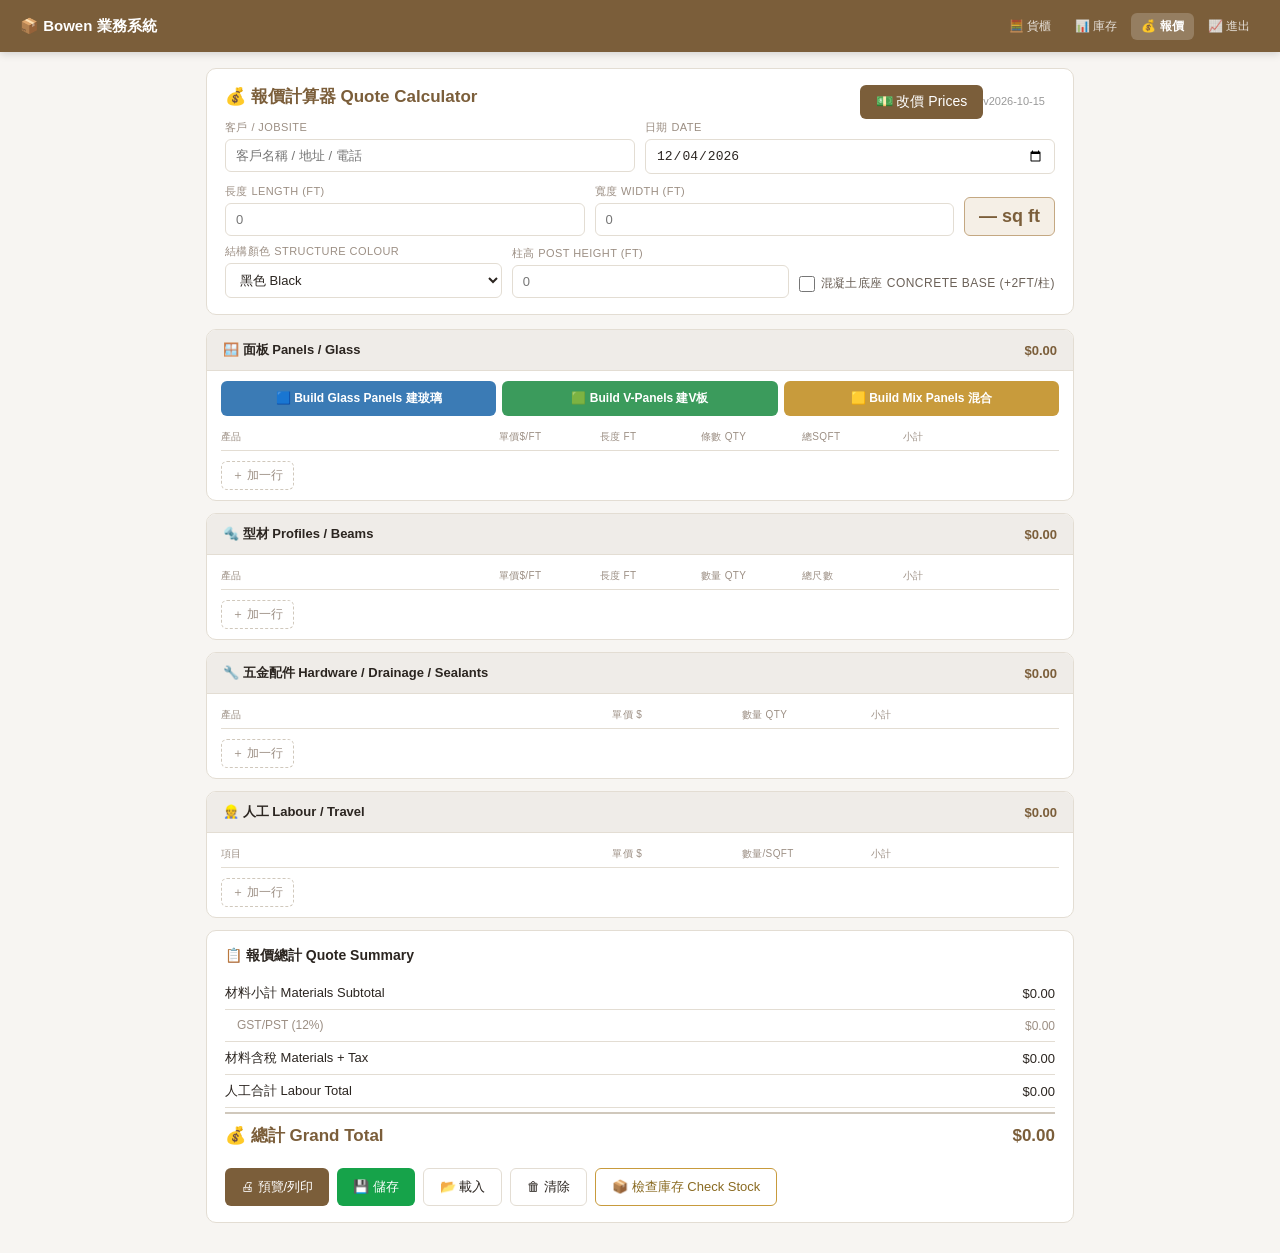
<file: quote.html>
<!DOCTYPE html>
<html lang="zh-TW">
<head>
<meta charset="UTF-8">
<meta name="viewport" content="width=device-width, initial-scale=1.0">
<title>Bowen — 報價計算器</title>
<style>
*{box-sizing:border-box;margin:0;padding:0}
:root{
  --brand:#7B5E3A;--brand-light:#F5EFE6;--brand-mid:#C4A882;--brand-dark:#5C4428;
  --bg:#F7F5F2;--bg2:#fff;--bg3:#EFECE8;
  --border:#E3DDD3;--border2:#D0C8BC;
  --text:#2B2520;--text2:#6B6158;--text3:#9C8F84;
  --green:#16a34a;--green-bg:#dcfce7;
  --red:#dc2626;--red-bg:#fee2e2;
  --amber:#d97706;--amber-bg:#fef3c7;
  --blue:#2563eb;
  --radius:10px;--radius-sm:6px;
  --shadow:0 1px 3px rgba(0,0,0,.08);--shadow-md:0 6px 20px rgba(0,0,0,.12)
}
body{font-family:-apple-system,BlinkMacSystemFont,"Segoe UI","PingFang TC","Microsoft JhengHei",sans-serif;font-size:14px;color:var(--text);background:var(--bg);min-height:100vh}

/* Nav */
.topnav{display:flex;align-items:center;justify-content:space-between;padding:0 20px;height:52px;background:var(--brand);color:#fff;position:sticky;top:0;z-index:100;box-shadow:0 2px 8px rgba(0,0,0,.15)}
.nav-logo{font-size:15px;font-weight:700}
.nav-links{display:flex;gap:4px}
.nav-link{padding:5px 10px;border-radius:6px;color:rgba(255,255,255,.8);font-size:12px;text-decoration:none}
.nav-link:hover,.nav-link.active{background:rgba(255,255,255,.2);color:#fff;font-weight:600}

.page{max-width:900px;margin:0 auto;padding:16px}

/* Header card */
.hdr-card{background:var(--bg2);border:1px solid var(--border);border-radius:var(--radius);padding:16px 18px;margin-bottom:14px}
.hdr-card h2{font-size:17px;font-weight:700;color:var(--brand);margin-bottom:12px}
.hdr-grid{display:grid;grid-template-columns:1fr 1fr;gap:10px}
.hdr-dims{display:grid;grid-template-columns:1fr 1fr auto;gap:10px;margin-top:10px;align-items:end}
.field label{display:block;font-size:11px;color:var(--text3);text-transform:uppercase;letter-spacing:.04em;margin-bottom:4px}
.field input,.field select{width:100%;padding:8px 10px;border:1px solid var(--border);border-radius:var(--radius-sm);font-size:13px;color:var(--text);background:var(--bg2)}
.field input:focus,.field select:focus{outline:none;border-color:var(--brand-mid)}
.sqft-box{background:var(--brand-light);border:1px solid var(--brand-mid);border-radius:var(--radius-sm);padding:8px 14px;text-align:center;font-size:18px;font-weight:700;color:var(--brand);white-space:nowrap}

/* Section */
.section{background:var(--bg2);border:1px solid var(--border);border-radius:var(--radius);margin-bottom:12px;overflow:hidden}
.sec-hd{display:flex;align-items:center;justify-content:space-between;padding:11px 16px;background:var(--bg3);border-bottom:1px solid var(--border);cursor:pointer;user-select:none}
.sec-hd h3{font-size:13px;font-weight:600;display:flex;align-items:center;gap:6px}
.sec-hd .sec-total{font-size:13px;font-weight:700;color:var(--brand)}
.sec-body{padding:10px 14px}
.sec-body.hidden{display:none}

/* Table rows */
.tbl-hd{display:grid;gap:6px;padding:4px 0 6px;font-size:10px;color:var(--text3);text-transform:uppercase;letter-spacing:.04em;border-bottom:1px solid var(--border);margin-bottom:4px}
.item-row{display:grid;gap:6px;align-items:center;padding:5px 0;border-bottom:1px solid var(--border)}
.item-row:last-child{border-bottom:none}
.ni{width:100%;padding:6px 7px;border:1px solid var(--border);border-radius:4px;font-size:12px;text-align:center;color:var(--text);background:var(--bg2);min-height:34px}
.ni:focus{outline:none;border-color:var(--brand-mid)}
.ni.price-input{color:var(--blue);font-weight:500}
.line-amt{font-size:12px;font-weight:600;color:var(--brand);text-align:right;padding:0 2px}
.line-amt.zero{color:var(--text3);font-weight:400}
.del-btn{background:none;border:none;cursor:pointer;color:var(--text3);font-size:16px;padding:2px 4px;border-radius:4px}
.del-btn:hover{color:var(--red);background:var(--red-bg)}
.add-row-btn{display:inline-flex;align-items:center;gap:4px;padding:5px 10px;background:none;border:1px dashed var(--border2);border-radius:var(--radius-sm);cursor:pointer;font-size:12px;color:var(--text3);margin-top:6px}
.build-btns{display:flex;gap:6px;flex-wrap:wrap;margin-bottom:10px}
.build-btn{flex:1;min-width:110px;padding:9px 8px;border:none;border-radius:var(--radius-sm);cursor:pointer;font-size:12px;font-weight:600;color:#fff}
.bb-glass{background:#3B7BB5}.bb-glass:hover{background:#316799}
.bb-v{background:#3B9B5C}.bb-v:hover{background:#31834D}
.bb-mix{background:#C89B3C}.bb-mix:hover{background:#AC8531}
.stock-panel{margin-top:12px;border:1px solid var(--border);border-radius:var(--radius-sm);overflow:hidden;background:var(--bg2)}
.stock-hd{background:#F5EFE6;padding:8px 12px;font-size:13px;font-weight:700;color:#7B5E3A;border-bottom:1px solid var(--border)}
.stock-line{display:flex;flex-wrap:wrap;gap:6px 10px;align-items:center;padding:7px 12px;border-bottom:1px solid var(--border);font-size:12px}
.stock-line.short{background:#FDF3F2}
.stock-line.ok{background:#F2FBF4}
.sl-sku{font-weight:700;color:#1A1714;min-width:90px}
.sl-need,.sl-have{color:#6B6158}
.sl-tag{margin-left:auto;font-size:11px;font-weight:600;padding:2px 8px;border-radius:4px}
.sl-tag.ok{background:#D4EDDA;color:#1E7E34}
.sl-tag.alt{background:#FFF3CD;color:#8A6B22}
.sl-tag.short{background:#F8D7DA;color:#C0392B}
.stock-note{padding:9px 12px;font-size:11px;color:#9C8F84;line-height:1.5}
.add-row-btn:hover{background:var(--brand-light);color:var(--brand);border-color:var(--brand-mid)}

/* Panel cols: product select | price | length | qty(strips) | sqft | total */
.panel-hd{grid-template-columns:2fr .7fr .7fr .7fr .7fr .9fr 28px}
.panel-row{grid-template-columns:2fr .7fr .7fr .7fr .7fr .9fr 28px}
/* Beam cols: product select | price | length | qty | total_ft | total */
.beam-hd{grid-template-columns:2fr .7fr .7fr .7fr .7fr .9fr 28px}
.beam-row{grid-template-columns:2fr .7fr .7fr .7fr .7fr .9fr 28px}
/* Unit cols: product select | price | qty | total */
.unit-hd{grid-template-columns:2.5fr .8fr .8fr 1fr 28px}
.unit-row{grid-template-columns:2.5fr .8fr .8fr 1fr 28px}
/* Labour: item select | rate | qty/sqft | total */
.lab-hd{grid-template-columns:2.5fr .8fr .8fr 1fr 28px}
.lab-row{grid-template-columns:2.5fr .8fr .8fr 1fr 28px}

/* Totals */
.totals-card{background:var(--bg2);border:1px solid var(--border);border-radius:var(--radius);padding:16px 18px;margin-bottom:14px}
.totals-card h3{font-size:14px;font-weight:700;margin-bottom:12px}
.tot-line{display:flex;justify-content:space-between;align-items:center;padding:7px 0;border-bottom:1px solid var(--border);font-size:13px}
.tot-line:last-child{border-bottom:none}
.tot-line.grand{font-size:17px;font-weight:700;color:var(--brand);padding-top:10px;margin-top:4px;border-top:2px solid var(--border2);border-bottom:none}
.tot-line.sub{font-size:12px;color:var(--text3)}
.actions{display:flex;gap:8px;flex-wrap:wrap;margin-top:14px}
.btn{display:inline-flex;align-items:center;gap:5px;padding:9px 16px;border-radius:var(--radius-sm);border:none;cursor:pointer;font-size:13px;font-weight:500;font-family:inherit}
.btn-primary{background:var(--brand);color:#fff}.btn-primary:hover{opacity:.9}
.btn-green{background:var(--green);color:#fff}.btn-green:hover{opacity:.9}
.btn-outline{background:none;border:1px solid var(--border);color:var(--text)}.btn-outline:hover{background:var(--bg3)}

/* Print overlay */
.overlay{display:none;position:fixed;inset:0;background:rgba(0,0,0,.6);z-index:999;align-items:center;justify-content:center;padding:16px}
.overlay.show{display:flex}
.overlay-box{background:#fff;border-radius:var(--radius);padding:24px;max-width:680px;width:100%;max-height:92vh;overflow-y:auto}
.overlay-box h3{font-size:16px;font-weight:700;margin-bottom:14px;color:var(--brand)}
.qp-co{font-size:22px;font-weight:700;color:var(--brand);text-align:center}
.qp-sub{font-size:12px;color:var(--text3);text-align:center;margin-bottom:14px}
.qp-info{display:grid;grid-template-columns:1fr 1fr;gap:8px;margin-bottom:14px;font-size:13px}
.qp-label{font-size:10px;color:var(--text3);text-transform:uppercase}
.qp-tbl{width:100%;border-collapse:collapse;font-size:12px;margin-bottom:12px}
.qp-tbl th{background:var(--brand);color:#fff;padding:6px 10px;text-align:left;font-size:11px}
.qp-tbl td{padding:6px 10px;border-bottom:1px solid var(--border)}
.qp-tbl tr:nth-child(even) td{background:#faf8f5}
.qp-tbl .r{text-align:right}
.qp-tot{margin-top:10px;border-top:2px solid var(--brand)}
.qp-tot-row{display:flex;justify-content:space-between;padding:6px 10px;font-size:13px;border-bottom:1px solid var(--border)}
.qp-tot-row.grand{font-size:16px;font-weight:700;color:var(--brand);background:var(--brand-light)}
.overlay-actions{display:flex;gap:8px;justify-content:flex-end;margin-top:14px}

@media(max-width:680px){
  .hdr-grid{grid-template-columns:1fr}
  .hdr-dims{grid-template-columns:1fr 1fr}
  .panel-hd,.beam-hd{display:none}
  .panel-row,.beam-row{grid-template-columns:2fr .7fr .7fr .9fr 28px}
  .panel-row .sqft-col{display:none}
  .unit-hd,.lab-hd{display:none}
  .unit-row,.lab-row{grid-template-columns:2fr .8fr .8fr 1fr 28px}
  .ni{font-size:13px;padding:7px 6px;min-height:38px}
  .qp-info{grid-template-columns:1fr}
}
@media print{
  @page{size:letter;margin:14mm 14mm 12mm}
  /* PRINT THE QUOTE ONLY — hide the whole calculator UI */
  .topnav,.page,.actions,.overlay-actions,.del-btn,.add-row-btn,
  .qp-close,#priceOverlay,#stock-result{display:none!important}
  html,body{background:#fff!important;margin:0!important;padding:0!important;height:auto!important}
  /* the quote overlay becomes the page itself */
  .overlay{display:block!important;position:static!important;background:none!important;
           padding:0!important;margin:0!important;inset:auto!important;
           width:auto!important;height:auto!important;overflow:visible!important}
  .overlay-box{max-width:none!important;width:auto!important;max-height:none!important;
               box-shadow:none!important;padding:0!important;margin:0!important;
               border-radius:0!important;overflow:visible!important;background:#fff!important}
  #print-content{display:block!important}
  /* keep tables tidy across pages */
  .qp-tbl{page-break-inside:auto}
  .qp-tbl tr{page-break-inside:avoid;page-break-after:auto}
  .qp-tbl thead{display:table-header-group}
  .qp-tot,.qp-foot,.qp-sign,.qp-head,.qp-info{page-break-inside:avoid}
  /* tighter so a normal quote lands on one page */
  .qp-tbl{font-size:10.5px;margin-bottom:8px}
  .qp-tbl td{padding:1.8px 8px;line-height:1.2}
  /* item name on ONE line in print: "Clear Glass 清玻璃" */
  .qp-tbl td br{display:none}
  .qp-tbl td span{font-size:9.5px;margin-left:5px}
  .qp-tbl .grp td{padding:3px 8px}
  .qp-tbl .sub td{padding:3px 8px}
  .qp-tbl th{padding:5px 8px}
  .qp-head{margin-bottom:8px;padding-bottom:6px}
  .qp-info{margin-bottom:10px}
  .qp-info > div{padding:6px 10px}
  .qp-tot-row{padding:3.5px 12px;font-size:11px}
  .qp-tot-row.grand{padding:6px 12px;font-size:13.5px}
  .qp-sign{margin-top:10px}
  .qp-foot{margin-top:9px;padding-top:6px;font-size:9px;line-height:1.45}
  /* make sure brand colours actually print */
  *{-webkit-print-color-adjust:exact!important;print-color-adjust:exact!important}
}
/* ===== Printed quote layout ===== */
.qp-head{display:flex;justify-content:space-between;align-items:flex-start;
         border-bottom:3px solid var(--brand);padding-bottom:10px;margin-bottom:14px}
.qp-head .co{font-size:24px;font-weight:800;color:var(--brand);letter-spacing:.3px;line-height:1.1}
.qp-head .tag{font-size:11px;color:var(--text3);margin-top:3px}
.qp-head .doc{text-align:right}
.qp-head .doc .t{font-size:17px;font-weight:700;color:var(--brand)}
.qp-head .doc .n{font-size:11px;color:var(--text3);margin-top:3px}
.qp-info{display:grid;grid-template-columns:repeat(3,1fr);gap:0;margin-bottom:16px;
         border:1px solid var(--border);border-radius:6px;overflow:hidden}
.qp-info > div{padding:8px 12px;border-right:1px solid var(--border);background:#faf8f5}
.qp-info > div:last-child{border-right:none}
.qp-label{font-size:9.5px;color:var(--text3);text-transform:uppercase;letter-spacing:.5px;margin-bottom:2px}
.qp-info strong{font-size:13px;color:#2B2520}
.qp-sec{font-size:12px;font-weight:700;color:#fff;background:var(--brand);
        padding:6px 10px;margin-top:4px;border-radius:4px 4px 0 0}
.qp-tbl{width:100%;border-collapse:collapse;font-size:11.5px;margin-bottom:12px}
.qp-tbl th{background:#5A4530;color:#fff;padding:6px 10px;text-align:left;
           font-size:10px;text-transform:uppercase;letter-spacing:.4px;font-weight:600}
.qp-tbl td{padding:4.5px 10px;border-bottom:1px solid #EDE6DC;vertical-align:top}
.qp-tbl tr:nth-child(even) td{background:#FBF9F6}
.qp-tbl .grp td{background:#F2EBE2!important;font-weight:700;color:var(--brand);font-size:10.5px;
                padding:4px 10px;border-bottom:1px solid #E0D5C6}
.qp-tbl .r{text-align:right;white-space:nowrap}
.qp-tbl .c{text-align:center;white-space:nowrap}
.qp-tbl .sub td{background:#F7F2EC!important;font-weight:700;border-top:1px solid var(--brand)}
.qp-tot{margin-left:auto;width:62%;border:1px solid var(--border);border-radius:6px;overflow:hidden}
.qp-tot-row{display:flex;justify-content:space-between;padding:7px 14px;font-size:12.5px;
            border-bottom:1px solid #EDE6DC;background:#fff}
.qp-tot-row:last-child{border-bottom:none}
.qp-tot-row.sub{background:#FBF9F6;font-weight:600}
.qp-tot-row.grand{background:var(--brand);color:#fff;font-size:16px;font-weight:800;padding:11px 14px}
.qp-foot{margin-top:18px;border-top:1px solid var(--border);padding-top:10px;
         font-size:10.5px;color:var(--text3);line-height:1.6}
.qp-sign{display:grid;grid-template-columns:1fr 1fr;gap:30px;margin-top:22px}
.qp-sign div{border-top:1px solid #9C8F84;padding-top:5px;font-size:10.5px;color:var(--text3)}
</style>
</head>
<body>
<nav class="topnav">
  <div class="nav-logo">📦 Bowen 業務系統</div>
  <div class="nav-links">
    <a class="nav-link" href="index.html">🧮 貨櫃</a>
    <a class="nav-link" href="inventory.html">📊 庫存</a>
    <a class="nav-link active" href="quote.html">💰 報價</a>
    <a class="nav-link" href="movement.html">📈 進出</a>
  </div>
</nav>

<div class="page">

<!-- Header -->
<div class="hdr-card">
  <h2>💰 報價計算器 Quote Calculator
    <span style="float:right;font-size:11px;color:#999;font-weight:normal;margin:10px 10px 0 0;">v2026-10-15</span><button onclick="openPriceSettings()" style="float:right;background:#7B5E3A;color:#fff;border:none;padding:8px 16px;border-radius:6px;font-size:14px;cursor:pointer;">💵 改價 Prices</button>
  </h2>
  <div class="hdr-grid">
    <div class="field"><label>客戶 / Jobsite</label><input id="jobsite" type="text" placeholder="客戶名稱 / 地址 / 電話"></div>
    <div class="field"><label>日期 Date</label><input id="date" type="date"></div>
  </div>
  <div class="hdr-dims">
    <div class="field"><label>長度 Length (ft)</label><input id="len" type="number" inputmode="decimal" min="0" step="0.5" placeholder="0" oninput="onDimChange()"></div>
    <div class="field"><label>寬度 Width (ft)</label><input id="wid" type="number" inputmode="decimal" min="0" step="0.5" placeholder="0" oninput="onDimChange()"></div>
    <div class="sqft-box" id="sqft-box">— sq ft</div>
  </div>
  <div class="hdr-dims" style="margin-top:8px">
    <div class="field"><label>結構顏色 Structure Colour</label>
      <select id="structColor" onchange="calcAll()">
        <option value="black">黑色 Black</option>
        <option value="white">白色 White</option>
      </select>
    </div>
    <div class="field"><label>柱高 Post Height (ft)</label><input id="postHt" type="number" inputmode="decimal" min="0" step="0.5" placeholder="0" oninput="onDimChange()"></div>
    <div class="field" style="display:flex;align-items:flex-end;padding-bottom:2px">
      <label style="display:flex;align-items:center;gap:6px;cursor:pointer;font-size:12px;color:var(--text2)">
        <input id="concreteBase" type="checkbox" onchange="onDimChange()" style="width:16px;height:16px">
        混凝土底座 Concrete base (+2ft/柱)
      </label>
    </div>
  </div>
</div>

<!-- Panels -->
<div class="section" id="sec-panels">
  <div class="sec-hd" onclick="toggleSec('panels')">
    <h3>🪟 面板 Panels / Glass</h3>
    <span class="sec-total" id="tot-panels">$0</span>
  </div>
  <div class="sec-body" id="body-panels">
    <div class="build-btns">
      <button class="build-btn bb-glass" onclick="buildPanels('glass')">🟦 Build Glass Panels 建玻璃</button>
      <button class="build-btn bb-v" onclick="buildPanels('v')">🟩 Build V-Panels 建V板</button>
      <button class="build-btn bb-mix" onclick="buildPanels('mix')">🟨 Build Mix Panels 混合</button>
    </div>
    <div class="tbl-hd panel-hd"><span>產品</span><span>單價$/ft</span><span>長度 ft</span><span>條數 qty</span><span class="sqft-col">總sqft</span><span>小計</span><span></span></div>
    <div id="rows-panels"></div>
    <button class="add-row-btn" onclick="addRow('panels')">＋ 加一行</button>
  </div>
</div>

<!-- Beams -->
<div class="section" id="sec-beams">
  <div class="sec-hd" onclick="toggleSec('beams')">
    <h3>🔩 型材 Profiles / Beams</h3>
    <span class="sec-total" id="tot-beams">$0</span>
  </div>
  <div class="sec-body" id="body-beams">
    <div class="tbl-hd beam-hd"><span>產品</span><span>單價$/ft</span><span>長度 ft</span><span>數量 qty</span><span>總尺數</span><span>小計</span><span></span></div>
    <div id="rows-beams"></div>
    <button class="add-row-btn" onclick="addRow('beams')">＋ 加一行</button>
  </div>
</div>

<!-- Hardware/Unit -->
<div class="section" id="sec-hardware">
  <div class="sec-hd" onclick="toggleSec('hardware')">
    <h3>🔧 五金配件 Hardware / Drainage / Sealants</h3>
    <span class="sec-total" id="tot-hardware">$0</span>
  </div>
  <div class="sec-body" id="body-hardware">
    <div class="tbl-hd unit-hd"><span>產品</span><span>單價 $</span><span>數量 qty</span><span>小計</span><span></span></div>
    <div id="rows-hardware"></div>
    <button class="add-row-btn" onclick="addRow('hardware')">＋ 加一行</button>
  </div>
</div>

<!-- Labour -->
<div class="section" id="sec-labour">
  <div class="sec-hd" onclick="toggleSec('labour')">
    <h3>👷 人工 Labour / Travel</h3>
    <span class="sec-total" id="tot-labour">$0</span>
  </div>
  <div class="sec-body" id="body-labour">
    <div class="tbl-hd lab-hd"><span>項目</span><span>單價 $</span><span>數量/sqft</span><span>小計</span><span></span></div>
    <div id="rows-labour"></div>
    <button class="add-row-btn" onclick="addRow('labour')">＋ 加一行</button>
  </div>
</div>

<!-- Totals -->
<div class="totals-card">
  <h3>📋 報價總計 Quote Summary</h3>
  <div class="tot-line"><span>材料小計 Materials Subtotal</span><span id="t-mat">$0.00</span></div>
  <div class="tot-line sub"><span>　GST/PST (12%)</span><span id="t-tax">$0.00</span></div>
  <div class="tot-line"><span>材料含稅 Materials + Tax</span><span id="t-mat-tax">$0.00</span></div>
  <div class="tot-line"><span>人工合計 Labour Total</span><span id="t-lab">$0.00</span></div>
  <div class="tot-line grand"><span>💰 總計 Grand Total</span><span id="t-grand">$0.00</span></div>
  <div class="actions">
    <button class="btn btn-primary" onclick="showPrint()">🖨 預覽/列印</button>
    <button class="btn btn-green" onclick="saveQuote()">💾 儲存</button>
    <button class="btn btn-outline" onclick="loadQuote()">📂 載入</button>
    <button class="btn btn-outline" onclick="clearAll()">🗑 清除</button>
    <button class="btn btn-outline" style="border-color:#C89B3C;color:#8A6B22" onclick="checkStock()">📦 檢查庫存 Check Stock</button>
  </div>
  <div id="stock-result"></div>
</div>

</div><!-- /page -->

<!-- Print overlay -->
<div class="overlay" id="overlay" onclick="if(event.target===this)closeOverlay()">
  <div class="overlay-box">
    <button class="qp-close" style="float:right;background:none;border:none;cursor:pointer;font-size:20px;color:#9C8F84" onclick="closeOverlay()">✕</button>
    <div id="print-content"></div>
    <div class="overlay-actions">
      <button class="btn btn-outline" onclick="closeOverlay()">關閉</button>
      <button class="btn btn-primary" onclick="window.print()">🖨 列印</button>
    </div>
  </div>
</div>

<script>
// ── Product options ──
const PANELS = [
  {id:'blk_v',   en:'Black V Panel',      zh:'黑色V板',    price:4.5},
  {id:'alm_v',   en:'Aluminum V Panel',   zh:'白色V板',    price:2.6},
  {id:'rubber',  en:'Rubber Board',       zh:'胶板',       price:3.5},
  {id:'clr_gl',  en:'Clear Glass',        zh:'清玻璃',     price:2.0},
  {id:'drk_gl',  en:'Dark Grey Glass',    zh:'深灰玻璃',   price:2.6},
  {id:'lgt_gl',  en:'Light Grey Glass',   zh:'淺灰玻璃',   price:2.3},
  {id:'brz_gl',  en:'Bronze Glass',       zh:'古銅玻璃',   price:7.0},
];
const BEAMS = [
  {id:'3in1',    en:'3" in 1 (No I Beam)',zh:'3合1(無工字梁)', price:7.5},
  {id:'4in1',    en:'4" 4 in 1',          zh:'4吋 4合1',   price:12.0},
  {id:'4in1_blk',en:'4" 4 in 1 Black',    zh:'4吋 4合1 黑', price:12.0},
  {id:'4in1_wht',en:'4" 4 in 1 White',    zh:'4吋 4合1 白', price:12.0},
  {id:'6in1',    en:'6" 4 in 1',          zh:'6吋 4合1',   price:20.5},
  {id:'4ibeam',  en:'4" Double I Beam',   zh:'4吋工字梁',  price:5.0},
  {id:'6ibeam',  en:'6" Double I Beam',   zh:'6吋工字梁',  price:13.5},
  {id:'8ibeam',  en:'8" Double I Beam',   zh:'8吋工字梁',  price:20.0},
  {id:'splate',  en:'Side Plate',         zh:'側板',       price:2.45},
  {id:'post',    en:'Post 柱',            zh:'柱',         price:3.3},
  {id:'tbar',    en:'T Bar',              zh:'T型梁',      price:3.1},
];
const HARDWARE = [
  {id:'gutter',  en:'Gutter 水槽',         zh:'水槽',        price:6.0},
  {id:'hanger',  en:'Hanger',              zh:'掛鉤',        price:5.0},
  {id:'outlet',  en:'Poly Outlet 落水口',  zh:'落水口(花籃)',price:3.5},
  {id:'sponge',  en:'Sponge 海棉',         zh:'小海棉',      price:1.5},
  {id:'pipe',    en:'Pipe 水管',           zh:'水管',        price:16.0},
  {id:'straps',  en:'Pipe Straps',         zh:'水管夾',      price:1.0},
  {id:'elbow',   en:'Elbow 彎頭',          zh:'彎頭',        price:2.5},
  {id:'gsplice', en:'Gutter Splice',       zh:'水槽接駁件',  price:5.0},
  {id:'tape',    en:'Double Tape 雙面膠',  zh:'雙面膠',      price:7.5},
  {id:'c_clear', en:'Caulking Clear',      zh:'透明膠',      price:11.5},
  {id:'c_white', en:'Caulking White 830',  zh:'白膠 830',    price:11.5},
  {id:'c_1010',  en:'Caulking 1010',       zh:'白膠 1010',   price:15.0},
  {id:'c_black', en:'Caulking Black',      zh:'黑膠 830',    price:11.5},
  {id:'pshoe',   en:'Post Shoe 柱碼',      zh:'柱碼',        price:2.0},
  {id:'sshoe',   en:'Side Mount Shoe',     zh:'側裝柱碼',    price:20.0},
  {id:'sp4',     en:'4" I Beam Splice',    zh:'4吋工字梁接駁件',price:6.0},
  {id:'sp6',     en:'6" I Beam Splice',    zh:'6吋工字梁接駁件',price:8.0},
  {id:'sp8',     en:'8" I Beam Splice',    zh:'8吋工字梁接駁件',price:11.0},
  {id:'glspl',   en:'Glass Splice',        zh:'玻璃接駁頭',  price:2.8},
  {id:'corner',  en:'Small Corner 包角',   zh:'包角',        price:1.0},
  {id:'sc58',    en:'Screw 5/8"',          zh:'螺絲 5/8"',   price:0.09},
  {id:'sc58_blk',en:'Screw 5/8" Black',    zh:'螺絲 5/8" 黑',price:0.09},
  {id:'sc58_wht',en:'Screw 5/8" White',    zh:'螺絲 5/8" 白',price:0.09},
  {id:'sc1',     en:'Screw 1"',            zh:'螺絲 1"',     price:0.25},
  {id:'sc2',     en:'Screw 2"',            zh:'螺絲 2"',     price:0.12},
  {id:'sc3',     en:'Screw 3"',            zh:'螺絲 3"',     price:0.85},
  {id:'gstop',   en:'Glass Stop',          zh:'玻璃壓條',    price:2.0},
  {id:'plug_s',  en:'Rubber Plug (small)', zh:'小胶塞',      price:0.2},
  {id:'plug_l',  en:'Rubber Plug (large)', zh:'大胶塞',      price:13.0},
  {id:'dl10',    en:"Double Glazing 10'",  zh:"雙層玻璃 10'",price:240},
  {id:'tbar_l',  en:'Large T Bar',         zh:'大T BAR',     price:85.0},
  {id:'dl8',     en:"Double Glazing 8'",   zh:"雙層玻璃 8'", price:192},
  {id:'dl_tbar', en:'Double Glazing T-Bar',zh:'雙層玻璃T-BAR',price:75},
  {id:'u_lg',    en:'Large U Channel',     zh:'大分U',       price:35},
  {id:'u_sm',    en:'Small U Channel',     zh:'細分U',       price:25},
  {id:'ucap',    en:'U Cap',               zh:'U CAP',       price:42},
];
const LABOUR_OPTS = [
  {id:'lab_day',  en:'Labour (per day)',      zh:'人工(每天)',      price:350, sqft:false},
  {id:'lab_sqft', en:'Labour (per sqft)',     zh:'人工(每sqft)',    price:2.8,  sqft:true},
  {id:'lab_glass',en:'Extra Glass Install',   zh:'走多一次安裝玻璃',price:200, sqft:false},
  {id:'lab_demo', en:'Demolition 拆卸人工',  zh:'拆卸人工',        price:0,   sqft:false},
  {id:'cement',   en:'Cement + Post Setting', zh:'水泥+種柱子',     price:50,  sqft:false},
  {id:'cut_v',    en:'Cut V Panel',           zh:'裁V板',           price:100, sqft:false},
  {id:'paint',    en:'Paint 烤油漆',          zh:'烤油漆費',        price:50,  sqft:false},
  {id:'tr_lang',  en:'Travel - Langley',      zh:'路費(Langley)',   price:50,  sqft:false},
  {id:'tr_coq',   en:'Travel - Coquitlam',    zh:'路費(高貴林)',    price:50,  sqft:false},
  {id:'tr_nvan',  en:'Travel - North Van',    zh:'北溫路費',        price:50,  sqft:false},
  {id:'tr_wvan',  en:'Travel - West Van',     zh:'西溫路費',        price:100, sqft:false},
  {id:'tr_miss',  en:'Travel - Mission',      zh:'Mission路費',     price:300, sqft:false},
  {id:'tr_chil',  en:'Travel - Chilliwack',   zh:'Chilliwack路費',  price:250, sqft:false},
  {id:'tr_mr',    en:'Travel - Maple Ridge',  zh:'Maple Ridge路費', price:150, sqft:false},
  {id:'tr_abbo',  en:'Travel - Abbotsford',   zh:'Abbotsford路費',  price:150, sqft:false},
  {id:'rm_gut',   en:'Remove Gutter',         zh:'拆卸水槽',        price:100, sqft:false},
];

function sGet(k,d){try{return JSON.parse(localStorage.getItem(k))||d;}catch(e){return d;}}
function sSet(k,v){try{localStorage.setItem(k,JSON.stringify(v));}catch(e){}}

// ===== PRICE OVERRIDES: load saved custom prices over the defaults =====
const PRICE_KEY='bpc_quote_prices';
function applyPriceOverrides(){
  const saved=sGet(PRICE_KEY,{});
  [PANELS,BEAMS,HARDWARE,LABOUR_OPTS].forEach(arr=>{
    arr.forEach(item=>{
      if(saved[item.id]!==undefined && saved[item.id]!==null && saved[item.id]!==''){
        item.price=parseFloat(saved[item.id]);
      }
    });
  });
}
[PANELS,BEAMS,HARDWARE,LABOUR_OPTS].forEach(a=>a.forEach(it=>{it._def=it.price;}));
applyPriceOverrides();

// Current price for a product id — ALWAYS use this in auto-build rules so that
// custom prices saved in 改價 Price Settings flow into auto-generated rows.
function P(id){
  for(const arr of [PANELS,BEAMS,HARDWARE,LABOUR_OPTS]){
    const it=arr.find(x=>x.id===id);
    if(it) return it.price;
  }
  return 0;
}

function openPriceSettings(){
  const saved=sGet(PRICE_KEY,{});
  const groups=[['面板 Panels',PANELS],['梁 Beams',BEAMS],['五金 Hardware',HARDWARE],['人工 Labour',LABOUR_OPTS]];
  let html='<div style="max-width:640px;margin:0 auto;">';
  html+='<h2 style="color:#7B5E3A;">💵 價格設定 Price Settings</h2>';
  html+='<p style="color:#666;font-size:13px;">改價後按「儲存」。空白=用預設價。Change any price and Save. Blank = default.</p>';
  groups.forEach(([label,arr])=>{
    html+=`<h3 style="color:#7B5E3A;border-bottom:2px solid #7B5E3A;padding-bottom:4px;margin-top:20px;">${label}</h3>`;
    html+='<table style="width:100%;border-collapse:collapse;font-size:13px;">';
    arr.forEach(item=>{
      const cur=(saved[item.id]!==undefined&&saved[item.id]!=='')?saved[item.id]:'';
      html+=`<tr style="border-bottom:1px solid #eee;">
        <td style="padding:6px;">${item.zh||item.en}<br><span style="color:#999;font-size:11px;">${item.en}</span></td>
        <td style="padding:6px;color:#999;text-align:right;white-space:nowrap;">預設 $${item._def!==undefined?item._def:item.price}</td>
        <td style="padding:6px;width:90px;"><input type="number" step="0.01" id="pr_${item.id}" value="${cur}" placeholder="${item._def!==undefined?item._def:item.price}" style="width:80px;padding:4px;border:1px solid #ccc;border-radius:4px;text-align:right;"></td>
      </tr>`;
    });
    html+='</table>';
  });
  html+='<div style="margin:20px 0;display:flex;gap:10px;">';
  html+='<button onclick="savePrices()" style="background:#7B5E3A;color:#fff;border:none;padding:10px 20px;border-radius:6px;font-size:15px;cursor:pointer;">💾 儲存 Save</button>';
  html+='<button onclick="resetPrices()" style="background:#eee;color:#333;border:none;padding:10px 20px;border-radius:6px;font-size:15px;cursor:pointer;">↺ 全部還原 Reset All</button>';
  html+='<button onclick="closePriceSettings()" style="background:#eee;color:#333;border:none;padding:10px 20px;border-radius:6px;font-size:15px;cursor:pointer;">✕ 關閉 Close</button>';
  html+='</div></div>';
  let ov=document.getElementById('priceOverlay');
  if(!ov){ov=document.createElement('div');ov.id='priceOverlay';
    ov.style.cssText='position:fixed;inset:0;background:#fff;z-index:9999;overflow:auto;padding:20px;';
    document.body.appendChild(ov);}
  ov.innerHTML=html; ov.style.display='block';
}
function savePrices(){
  const saved={};
  [PANELS,BEAMS,HARDWARE,LABOUR_OPTS].forEach(arr=>arr.forEach(item=>{
    const el=document.getElementById('pr_'+item.id);
    if(el && el.value!=='' && !isNaN(parseFloat(el.value))) saved[item.id]=parseFloat(el.value);
  }));
  sSet(PRICE_KEY,saved);
  applyPriceOverrides();
  if(typeof calcAll==='function') calcAll();
  alert('已儲存 Saved! 報價會用新價格。');
  closePriceSettings();
}
function resetPrices(){
  if(!confirm('確定還原所有價格到預設？Reset all prices to default?'))return;
  sSet(PRICE_KEY,{});
  location.reload();
}
function closePriceSettings(){const ov=document.getElementById('priceOverlay');if(ov)ov.style.display='none';}

function getSqft(){
  const l=parseFloat(document.getElementById('len').value)||0;
  const w=parseFloat(document.getElementById('wid').value)||0;
  return l*w;
}
function onDimChange(){
  const sqft=getSqft();
  document.getElementById('sqft-box').textContent = sqft>0?sqft+' sq ft':'— sq ft';
  autoBuildStructure();
  calcAll();
}

// Post count: both ends + every 12ft between = ceil(length/12) + 1
function calcPosts(length){
  if(length<=0) return 0;
  return Math.ceil(length/12) + 1;
}

// Auto-add the basic patio structure (4in1 beam + posts) based on patio Length.
// Non-destructive: only creates the auto rows once, then keeps them in sync with Length.
function autoBuildStructure(){
  const length = parseFloat(document.getElementById('len').value)||0;
  const width  = parseFloat(document.getElementById('wid').value)||0;
  if(length<=0 && width<=0) return;

  const col = (document.getElementById('structColor')||{}).value || 'black';
  const cz  = col==='black' ? '黑' : '白';

  // ── 4in1 beam row (auto) ──
  // Find an existing auto-4in1 row (flagged with r.auto==='4in1')
  if(length>0){
    let beamRow = rows.beams.find(r=>r.auto==='4in1');
    if(!beamRow){
      // Only auto-create if user hasn't already manually added a 4in1 variant
      const hasManual4in1 = rows.beams.some(r=>['4in1','4in1_blk','4in1_wht'].includes(r.pid));
      if(!hasManual4in1){
        beamRow = {pid:'4in1', price:P('4in1'), len:length, qty:1, total:0, ftotal:0, auto:'4in1'};
        rows.beams.unshift(beamRow);
      }
    } else {
      // keep length in sync with patio length (unless user changed it manually)
      if(!beamRow.lenEdited) beamRow.len = length;
    }
  }

  // ── RULE 1: Side panels (auto) ──
  // When width is entered: 2 pcs, same length as the width, same colour as structure.
  if(width>0){
    let sideRow = rows.beams.find(r=>r.auto==='side');
    if(!sideRow){
      const hasManualSide = rows.beams.some(r=>r.pid==='splate' && r.auto!=='side');
      if(!hasManualSide){
        sideRow = {pid:'splate', price:P('splate'), len:width, qty:2, total:0, ftotal:0,
                   auto:'side', note:`側板 ${cz} (2支 × 寬度 ${width}ft)`};
        rows.beams.push(sideRow);
      }
    } else {
      if(!sideRow.lenEdited) sideRow.len = width;   // follows the width
      if(!sideRow.qtyEdited) sideRow.qty = 2;       // always 2 pcs
      sideRow.note = `側板 ${cz} (2支 × 寬度 ${width}ft)`;
    }
  }

  // ── Posts row (auto) ──
  // Post height (length) follows the Post Height input; +2ft if concrete base is marked.
  const postHt = parseFloat(document.getElementById('postHt').value)||0;
  const concrete = document.getElementById('concreteBase').checked;
  const postLen = postHt>0 ? (postHt + (concrete?2:0)) : 10;  // default 10ft if no height yet
  const postCount = length>0 ? calcPosts(length) : 0;
  let postRow = rows.beams.find(r=>r.auto==='post');
  if(postCount>0){
    if(!postRow){
      const hasManualPost = rows.beams.some(r=>r.pid==='post' && r.auto!=='post');
      if(!hasManualPost){
        postRow = {pid:'post', price:P('post'), len:postLen, qty:postCount, total:0, ftotal:0, auto:'post'};
        rows.beams.push(postRow);
      }
    } else {
      // keep post count + height in sync (unless user manually changed them)
      if(!postRow.qtyEdited) postRow.qty = postCount;
      if(!postRow.lenEdited && postHt>0) postRow.len = postLen;
    }
  }
  const nPost = postRow ? postRow.qty : 0;

  // ── RULE 2: Concrete work labour — one charge per post ──
  // When the concrete base box is ticked, add a labour line with qty = number of posts.
  rows.labour = rows.labour.filter(r=>r.auto!=='concrete');
  if(concrete && nPost>0){
    rows.labour.push({pid:'cement', price:P('cement'), isSqft:false, qty:nPost, total:0,
                      auto:'concrete', note:`混凝土工程 (${nPost}柱 × 1)，請自行調整單價`});
  }

  // ── RULE 3: Small corner — always 2 pcs, structure colour, any size ──
  let cornRow = rows.hardware.find(r=>r.auto==='corner');
  if(!cornRow){
    const hasManualCorner = rows.hardware.some(r=>r.pid==='corner' && r.auto!=='corner');
    if(!hasManualCorner){
      rows.hardware.push({pid:'corner', price:P('corner'), len:0, qty:2, total:0, ftotal:0,
                          auto:'corner', note:`包角 ${cz} (固定 2 個)`});
    }
  } else {
    if(!cornRow.qtyEdited) cornRow.qty = 2;   // always 2
    cornRow.note = `包角 ${cz} (固定 2 個)`;
  }

  // ── RULE 4: Drainage set — always auto-included (1 drop per structure) ──
  // NOTE: Gutter 水槽 is NOT auto-added — add it manually when the job needs it.
  // Per drop: 1 pipe + 1 outlet + 2 sponges + 3 elbows + 2 straps.
  rows.hardware = rows.hardware.filter(r=>r.auto!=='gutter');  // drop any old auto gutter row
  // Drainage accessories — one drop, fixed set. Rebuild each time (clear old auto rows first).
  rows.hardware = rows.hardware.filter(r=>r.auto!=='drain');
  const DROPS = 1;
  const drainSet = [
    {pid:'pipe',   price:P('pipe'), qty:1*DROPS, note:'水管 (每組1支)'},
    {pid:'outlet', price:P('outlet'),  qty:1*DROPS, note:'落水口 (每組1個)'},
    {pid:'sponge', price:P('sponge'),  qty:2*DROPS, note:'海棉 (每組2個)'},
    {pid:'elbow',  price:P('elbow'),  qty:3*DROPS, note:'彎頭 (每組3個)'},
    {pid:'straps', price:P('straps'),  qty:2*DROPS, note:'水管夾 (每支水管2個)'},
  ];
  drainSet.forEach(d=>{
    rows.hardware.push({pid:d.pid, price:d.price, len:0, qty:d.qty, total:0, ftotal:0,
                        auto:'drain', note:d.note});
  });

  // ── RULE 5: Silicon 膠 (structure) — by patio LENGTH ──
  // ≤24ft → 1 pc, >24ft → 2 pcs. Colour follows the structure (black / white).
  rows.hardware = rows.hardware.filter(r=>r.auto!=='sil');
  if(length>0){
    const silId  = structColour()==='black' ? 'c_black' : 'c_white';
    const silQty = length>24 ? 2 : 1;
    rows.hardware.push({pid:silId, price:P(silId), len:0, qty:silQty, total:0, ftotal:0,
                        auto:'sil',
                        note:`膠 ${colourZh()} (${length}ft ${length>24?'>24ft → 2支':'≤24ft → 1支'})`});
  }

  // ── RULE 7: Over 24ft → 2 I-beam splices + 1 gutter splice ──
  // Splice size follows the beam actually used in the quote (4" / 6" / 8").
  rows.hardware = rows.hardware.filter(r=>r.auto!=='splice');
  if(length>24){
    const SP_BY_BEAM = {'3in1':'sp4','4in1':'sp4','4in1_blk':'sp4','4in1_wht':'sp4','4ibeam':'sp4',
                        '6in1':'sp6','6ibeam':'sp6','8ibeam':'sp8'};
    let spId='sp4', spLabel='4吋';
    // Prefer a beam the user added/selected themselves; fall back to the auto beam row.
    const bRow = rows.beams.find(r=>SP_BY_BEAM[r.pid] && !r.auto)
              || rows.beams.find(r=>SP_BY_BEAM[r.pid]);
    if(bRow){
      spId = SP_BY_BEAM[bRow.pid];
      spLabel = spId==='sp8' ? '8吋' : (spId==='sp6' ? '6吋' : '4吋');
    }
    rows.hardware.push({pid:spId, price:P(spId), len:0, qty:2, total:0, ftotal:0,
                        auto:'splice',
                        note:`${spLabel}工字梁接駁件 ${colourZh()} (${length}ft >24ft → 2個)`});
    rows.hardware.push({pid:'gsplice', price:P('gsplice'), len:0, qty:1, total:0, ftotal:0,
                        auto:'splice',
                        note:`水槽接駁件 ${colourZh()} (>24ft → 1個)`});
  }
}
function toggleSec(name){
  const b=document.getElementById('body-'+name);
  b.classList.toggle('hidden');
}

// ══════════════════════════════════════════════════════════════
// PANEL BUILDER — Glass / V-Panel / Mix
// Geometry: panel LENGTH = project WIDTH; # panels = project LENGTH ÷ 2ft (2ft each)
// Uneven → full 2ft panels + last offcut, pop-up "tailor-made"
// Glass panel: +2 double-side tape, +6 screws; over 12ft → +1 glass splice per split
// V-panel: +8 screws
// Post: +12 screws, +2 post shoe, +4 × 2" screws (from auto post count)
// T-bars: total panels + 1, length = panel length
// Colour: all screws/T-bars/tape/shoes/splices follow structure colour
// ══════════════════════════════════════════════════════════════
function structColour(){ return document.getElementById('structColor').value || 'black'; }
function colourZh(){ return structColour()==='black' ? '黑' : '白'; }

function buildPanels(mode){
  const length = parseFloat(document.getElementById('len').value)||0;  // along the run
  const width  = parseFloat(document.getElementById('wid').value)||0;  // = panel length
  if(length<=0 || width<=0){
    alert('請先輸入專案長度和寬度\nPlease enter project Length and Width first.');
    return;
  }

  // Number of panels: each 2ft wide, along the project LENGTH
  const exact = length / 2;
  const nPanels = Math.ceil(exact);
  const hasOffcut = (nPanels !== exact);           // uneven → last is a tailor-made offcut
  const offcutWidth = hasOffcut ? +(length - (nPanels-1)*2).toFixed(2) : 2;
  const panelLen = width;                          // each panel's length = project width

  // For 'mix', ask how many of the panels are glass (rest are V)
  let nGlass = nPanels, nV = 0;
  if(mode==='v'){ nGlass=0; nV=nPanels; }
  else if(mode==='mix'){
    const ans = prompt(`共 ${nPanels} 塊面板。\nTotal ${nPanels} panels. How many are GLASS? (rest = V-panel)\n請輸入玻璃塊數 (其餘為V板):`, Math.ceil(nPanels/2));
    if(ans===null) return;               // cancelled
    nGlass = Math.max(0, Math.min(nPanels, parseInt(ans)||0));
    nV = nPanels - nGlass;
  }

  const col = structColour();
  const cz = colourZh();
  const scRe = col==='black' ? 'sc58_blk' : 'sc58_wht';   // 5/8" screw colour

  // Clear any previous auto-built panel rows + auto panel-hardware, then rebuild
  rows.panels = rows.panels.filter(r=>!r.autoPanel);
  rows.hardware = rows.hardware.filter(r=>!r.autoPanel);
  rows.beams = rows.beams.filter(r=>r.auto!=='tbar');

  const splitNote = panelLen>12 ? ` (>12ft 分割 12+${(panelLen-12).toFixed(1)})` : '';

  // Accumulators — screws are pooled then rounded UP to the next 50 (sold in 50s)
  const TAPE_ROLL_FT = 98;          // each double-side tape roll = 98ft
  const SCREW_UNIT = 50;            // 5/8" screws sold in 50pcs units
  const SCREW2_UNIT = 30;           // 2" screws sold in 30pcs packs
  let screw58 = 0;                  // 5/8" screws (raw count, pooled)
  let screw2 = 0;                   // 2" screws (raw count, pooled)
  const screw58Notes = [];
  const screw2Notes = [];
  const roundUp = (n,u)=> n>0 ? Math.ceil(n/u)*u : 0;

  // ── GLASS panels ──
  if(nGlass>0){
    // default glass type = clear; user can change the product after
    rows.panels.push({pid:'clr_gl', price:P('clr_gl'), len:panelLen, qty:nGlass, total:0, ftotal:0,
                      autoPanel:true, note:'玻璃'+splitNote});
    // Double-side tape: 2 sides along the length of each glass panel.
    // Total tape length ÷ 98ft per roll, round up.
    const tapeFt = nGlass * panelLen * 2;
    const tapeRolls = Math.ceil(tapeFt / TAPE_ROLL_FT);
    rows.hardware.push({pid:'tape', price:P('tape'), len:0, qty:tapeRolls, total:0, ftotal:0, autoPanel:true,
                        note:`雙面膠 ${cz} (${nGlass}塊×${panelLen}ft×2邊=${tapeFt}ft ÷98ft/卷=${tapeRolls}卷)`});
    // 6 screws per glass panel (pooled)
    screw58 += nGlass * 6;
    screw58Notes.push(`玻璃 ${nGlass}×6`);
    // over 12ft → 1 glass splice per split panel
    if(panelLen>12){
      rows.hardware.push({pid:'glspl', price:P('glspl'), len:0, qty:nGlass, total:0, ftotal:0, autoPanel:true, note:`玻璃接駁 (每塊分割×1)`});
    }
    // ── RULE 6: Silicon 膠 (glass) — separate CLEAR silicon, 1 pc per 3 glass panels ──
    // 3塊→1支, 4塊→2支, 6塊→2支, 7塊→3支 (round up ÷3)
    const silGlass = Math.ceil(nGlass/3);
    rows.hardware.push({pid:'c_clear', price:P('c_clear'), len:0, qty:silGlass, total:0, ftotal:0,
                        autoPanel:true, note:`透明膠 (${nGlass}塊玻璃 ÷3 → ${silGlass}支)`});
  }

  // ── V panels ──
  if(nV>0){
    const vpid = col==='black' ? 'blk_v' : 'alm_v';
    const vprice = col==='black' ? 4.5 : 2.6;
    rows.panels.push({pid:vpid, price:vprice, len:panelLen, qty:nV, total:0, ftotal:0,
                      autoPanel:true, note:'V板 '+cz});
    // 8 screws per V panel (pooled)
    screw58 += nV * 8;
    screw58Notes.push(`V板 ${nV}×8`);
    // ── RULE 8: Silicon 膠 (V-panels) — white/black, 1 pc per 3 V-panels ──
    // 3塊→1支, 4塊→2支, 6塊→2支 (round up ÷3). Separate from the length-based structure silicon.
    const silVid = structColour()==='black' ? 'c_black' : 'c_white';
    const silV   = Math.ceil(nV/3);
    rows.hardware.push({pid:silVid, price:P(silVid), len:0, qty:silV, total:0, ftotal:0,
                        autoPanel:true, note:`膠 ${cz} (V板${nV}塊 ÷3 → ${silV}支)`});
  }

  // ── T-bars: GLASS panels + 1 only (V-panels excluded). None if all-V. ──
  if(nGlass>0){
    const nTbar = nGlass + 1;
    rows.beams.push({pid:'tbar', price:P('tbar'), len:panelLen, qty:nTbar, total:0, ftotal:0,
                     auto:'tbar', note:`T型梁 ${cz} (玻璃${nGlass}+1，V板不需)`});
  }

  // ── Post hardware: from auto post count (12 screws + 2 shoe + 4×2" each) ──
  const postRow = rows.beams.find(r=>r.auto==='post');
  const nPost = postRow ? postRow.qty : 0;
  if(nPost>0){
    screw58 += nPost * 12;
    screw58Notes.push(`柱 ${nPost}×12`);
    rows.hardware.push({pid:'pshoe', price:P('pshoe'), len:0, qty:nPost*2, total:0, ftotal:0, autoPanel:true, note:`柱碼 ${cz} (${nPost}×2)`});
    screw2 += nPost * 4;
    screw2Notes.push(`固定地面 ${nPost}×4`);
  }

  // Concrete work labour is handled centrally in autoBuildStructure (Rule 2),
  // so it applies whether or not a panel-build button was pressed.
  // Clear only panel-generated labour rows here (none currently), keeping the
  // concrete row (auto==='concrete') intact.
  rows.labour = rows.labour.filter(r=>!r.autoPanel);

  // ── Emit pooled screws, rounded UP to next 50 ──
  if(screw58>0){
    const rounded = roundUp(screw58, SCREW_UNIT);
    rows.hardware.push({pid:scRe, price:P(scRe), len:0, qty:rounded, total:0, ftotal:0, autoPanel:true,
                        note:`5/8"螺絲 ${cz} (需${screw58}pcs: ${screw58Notes.join(' + ')} → 進位${rounded}, 每50pcs一單位)`});
  }
  if(screw2>0){
    const packs   = Math.ceil(screw2 / SCREW2_UNIT);      // sold in 30-pc packs
    const rounded = packs * SCREW2_UNIT;                  // pieces charged (per-piece price)
    rows.hardware.push({pid:'sc2', price:P('sc2'), len:0, qty:rounded, total:0, ftotal:0, autoPanel:true,
                        note:`2"螺絲 (需${screw2}pcs: ${screw2Notes.join(' + ')} → ${packs}包×30 = ${rounded}pcs)`});
  }

  renderRows();
  calcAll();

  // Tailor-made pop-up for the offcut
  if(hasOffcut){
    alert(`⚠️ 有 1 塊面板需要訂造\n1 panel needs to be tailor-made.\n\n專案長度 ${length}ft ÷ 2ft = ${exact} → ${nPanels} 塊\n最後一塊寬度 last panel width: ${offcutWidth}ft (非標準2ft)`);
  }
}

function fmt(n){return '$'+n.toFixed(2).replace(/\B(?=(\d{3})+(?!\d))/g,',');}
function fmtShort(n){return n>0?'$'+n.toFixed(2):'—';}

// ── Row management ──
// rows[section] = [{product_id, price, len, qty}]
let rows = {panels:[], beams:[], hardware:[], labour:[]};

function makeSelect(opts, selectedId, onchange){
  return `<select class="ni" onchange="${onchange}" style="text-align:left;font-size:11px;">
    <option value="">-- 選擇產品 --</option>
    ${opts.map(o=>`<option value="${o.id}" ${o.id===selectedId?'selected':''} data-price="${o.price}" data-sqft="${o.sqft||false}">${o.en} ${o.zh}</option>`).join('')}
  </select>`;
}

function renderRows(){
  // PANELS: product | price | length(ft) | qty(strips) | sqft | total | del
  document.getElementById('rows-panels').innerHTML = rows.panels.map((r,i)=>`
    <div class="item-row panel-row"${r.autoPanel?' style="background:#eef5fb"':''}>
      ${makeSelect(PANELS, r.pid, `onProdChange('panels',${i},this)`)}
      <input class="ni price-input" type="number" inputmode="decimal" min="0" step="0.01" value="${r.price||''}" placeholder="$/ft" oninput="onValChange('panels',${i},'price',this.value)">
      <input class="ni" type="number" inputmode="decimal" min="0" step="0.5" value="${r.len||''}" placeholder="ft" oninput="onValChange('panels',${i},'len',this.value)">
      <input class="ni" type="number" inputmode="numeric" min="0" step="1" value="${r.qty||''}" placeholder="條" oninput="onValChange('panels',${i},'qty',this.value)">
      <span class="line-amt sqft-col ${r.sqft>0?'':'zero'}" id="pft-${i}">${r.sqft>0?r.sqft+' sqft':'—'}</span>
      <span class="line-amt ${r.total>0?'':'zero'}" id="ptot-${i}">${fmtShort(r.total||0)}</span>
      <button class="del-btn" onclick="delRow('panels',${i})">✕</button>
    </div>${r.note?`<div style="font-size:10px;color:#3B7BB5;padding:0 0 4px 2px;margin-top:-2px">✨ 自動 ${r.note}</div>`:''}`).join('');

  // BEAMS: product | price | length(ft) | qty | total_ft | total | del
  document.getElementById('rows-beams').innerHTML = rows.beams.map((r,i)=>`
    <div class="item-row beam-row"${r.auto?' style="background:#fefaf3"':''}>
      ${makeSelect(BEAMS, r.pid, `onProdChange('beams',${i},this)`)}
      <input class="ni price-input" type="number" inputmode="decimal" min="0" step="0.01" value="${r.price||''}" placeholder="$/ft" oninput="onValChange('beams',${i},'price',this.value)">
      <input class="ni" type="number" inputmode="decimal" min="0" step="0.5" value="${r.len||''}" placeholder="ft" oninput="onValChange('beams',${i},'len',this.value)">
      <input class="ni" type="number" inputmode="numeric" min="0" step="1" value="${r.qty||''}" placeholder="qty" oninput="onValChange('beams',${i},'qty',this.value)">
      <span class="line-amt ${r.ftotal>0?'':'zero'}" id="bft-${i}">${r.ftotal>0?r.ftotal+' ft':'—'}</span>
      <span class="line-amt ${r.total>0?'':'zero'}" id="btot-${i}">${fmtShort(r.total||0)}</span>
      <button class="del-btn" onclick="delRow('beams',${i})">✕</button>
    </div>${r.auto?`<div style="font-size:10px;color:var(--amber);padding:0 0 4px 2px;margin-top:-2px">⚡ 自動${r.auto==='4in1'?' 4in1 (跟隨長度)':r.auto==='post'?' 柱 (每12ft一支+兩端)':(r.note?' '+r.note:'')}</div>`:''}`).join('');

  // HARDWARE: product | price | qty | total | del
  document.getElementById('rows-hardware').innerHTML = rows.hardware.map((r,i)=>`
    <div class="item-row unit-row"${(r.autoPanel||r.auto)?' style="background:#eef5fb"':''}>
      ${makeSelect(HARDWARE, r.pid, `onProdChange('hardware',${i},this)`)}
      <input class="ni price-input" type="number" inputmode="decimal" min="0" step="0.01" value="${r.price||''}" placeholder="$" oninput="onValChange('hardware',${i},'price',this.value)">
      <input class="ni" type="number" inputmode="numeric" min="0" step="1" value="${r.qty||''}" placeholder="qty" oninput="onValChange('hardware',${i},'qty',this.value)">
      <span class="line-amt ${r.total>0?'':'zero'}" id="htot-${i}">${fmtShort(r.total||0)}</span>
      <button class="del-btn" onclick="delRow('hardware',${i})">✕</button>
    </div>${r.note?`<div style="font-size:10px;color:#3B7BB5;padding:0 0 4px 2px;margin-top:-2px">✨ 自動 ${r.note}</div>`:''}`).join('');

  // LABOUR: item | rate | qty/sqft | total | del
  const sqft = getSqft();
  document.getElementById('rows-labour').innerHTML = rows.labour.map((r,i)=>{
    const isSqft = r.isSqft;
    const qtyVal = isSqft && sqft>0 ? sqft : (r.qty||'');
    const qtyPlaceholder = isSqft ? (sqft>0?sqft+' sqft':'sqft 自動') : 'qty';
    return `<div class="item-row lab-row"${(r.autoPanel||r.auto)?' style="background:#eef5fb"':''}>
      ${makeSelect(LABOUR_OPTS, r.pid, `onLabChange(${i},this)`)}
      <input class="ni price-input" type="number" inputmode="decimal" min="0" step="0.01" value="${r.price||''}" placeholder="$" oninput="onValChange('labour',${i},'price',this.value)">
      <input class="ni" type="number" inputmode="decimal" min="0" step="0.5" value="${qtyVal}" placeholder="${qtyPlaceholder}" ${isSqft&&sqft>0?'readonly style="background:var(--bg3);color:var(--text3)"':''} oninput="onValChange('labour',${i},'qty',this.value)">
      <span class="line-amt ${r.total>0?'':'zero'}">${fmtShort(r.total||0)}</span>
      <button class="del-btn" onclick="delRow('labour',${i})">✕</button>
    </div>${r.note?`<div style="font-size:10px;color:#3B7BB5;padding:0 0 4px 2px;margin-top:-2px">✨ 自動 ${r.note}</div>`:''}`;
  }).join('');
}

function addRow(section){
  rows[section].push({pid:'', price:0, len:0, qty:0, total:0, isSqft:false});
  renderRows();
}
function delRow(section, i){
  rows[section].splice(i,1);
  calcAll();
}
function onProdChange(section, i, sel){
  const opt = sel.options[sel.selectedIndex];
  const pid = opt.value;
  rows[section][i].pid = pid;
  if(pid){
    const priceAttr = opt.getAttribute('data-price');
    rows[section][i].price = parseFloat(priceAttr)||0;
  }
  calcAll();
}
function onLabChange(i, sel){
  const opt = sel.options[sel.selectedIndex];
  const pid = opt.value;
  rows.labour[i].pid = pid;
  if(pid){
    rows.labour[i].price = parseFloat(opt.getAttribute('data-price'))||0;
    rows.labour[i].isSqft = opt.getAttribute('data-sqft')==='true';
    if(rows.labour[i].isSqft) rows.labour[i].qty = getSqft();
  }
  calcAll();
}
function onValChange(section, i, field, val){
  const row = rows[section][i];
  row[field] = parseFloat(val)||0;
  // If user manually edits an auto row's length or qty, stop auto-syncing that field
  if(row.auto){
    if(field==='len') row.lenEdited = true;
    if(field==='qty') row.qtyEdited = true;
  }
  calcAll();
}

function calcAll(){
  let matTotal=0, labTotal=0;
  const sqft = getSqft();

  // Panels: price × length(ft) × 2(ft width) × qty(strips)
  let panelTotal=0;
  rows.panels.forEach(r=>{
    r.sqft = (r.len>0&&r.qty>0) ? r.len*2*r.qty : 0;
    r.total = r.sqft>0 ? r.price*r.sqft : 0;
    panelTotal+=r.total; matTotal+=r.total;
  });
  document.getElementById('tot-panels').textContent = fmt(panelTotal);

  // Beams: price × length(ft) × qty
  let beamTotal=0;
  rows.beams.forEach(r=>{
    r.ftotal = (r.len>0&&r.qty>0) ? r.len*r.qty : 0;
    r.total = r.ftotal>0 ? r.price*r.ftotal : 0;
    beamTotal+=r.total; matTotal+=r.total;
  });
  document.getElementById('tot-beams').textContent = fmt(beamTotal);

  // Hardware: price × qty
  let hwTotal=0;
  rows.hardware.forEach(r=>{
    r.total = r.qty>0 ? r.price*r.qty : 0;
    hwTotal+=r.total; matTotal+=r.total;
  });
  document.getElementById('tot-hardware').textContent = fmt(hwTotal);

  // Labour
  let labSec=0;
  rows.labour.forEach(r=>{
    if(r.isSqft) r.qty = sqft>0 ? sqft : r.qty;
    r.total = r.qty>0 ? r.price*r.qty : 0;
    labSec+=r.total; labTotal+=r.total;
  });
  document.getElementById('tot-labour').textContent = fmt(labSec);

  const tax = matTotal*0.12;
  const matTax = matTotal+tax;
  const grand = matTax+labTotal;
  document.getElementById('t-mat').textContent     = fmt(matTotal);
  document.getElementById('t-tax').textContent     = fmt(tax);
  document.getElementById('t-mat-tax').textContent = fmt(matTax);
  document.getElementById('t-lab').textContent     = fmt(labTotal);
  document.getElementById('t-grand').textContent   = fmt(grand);

  renderRows();
  autoSave();
}

function autoSave(){
  try{sSet('bpc_quote_state',getState());}catch(e){}
}
function getState(){
  return {
    jobsite:document.getElementById('jobsite').value,
    date:document.getElementById('date').value,
    len:document.getElementById('len').value,
    wid:document.getElementById('wid').value,
    rows:JSON.parse(JSON.stringify(rows))
  };
}
function loadState(s){
  if(!s)return;
  document.getElementById('jobsite').value=s.jobsite||'';
  document.getElementById('date').value=s.date||'';
  document.getElementById('len').value=s.len||'';
  document.getElementById('wid').value=s.wid||'';
  rows=s.rows||{panels:[],beams:[],hardware:[],labour:[]};
  onDimChange();
}

function saveQuote(){
  const s=getState();
  const quotes=sGet('bpc_quotes',[]);
  quotes.unshift({id:Date.now(),date:s.date||new Date().toLocaleDateString('en-CA'),jobsite:s.jobsite||'未命名',state:s});
  if(quotes.length>50)quotes.pop();
  sSet('bpc_quotes',quotes);
  alert('✅ 報價已儲存！');
}
function loadQuote(){
  const quotes=sGet('bpc_quotes',[]);
  if(!quotes.length){alert('尚無儲存的報價。');return;}
  const list=quotes.map((q,i)=>`${i+1}. [${q.date}] ${q.jobsite}`).join('\n');
  const idx=prompt('選擇報價編號：\n'+list);
  const n=parseInt(idx);
  if(n>=1&&n<=quotes.length){loadState(quotes[n-1].state);}
}
function clearAll(){
  if(!confirm('確定清除所有資料？'))return;
  rows={panels:[],beams:[],hardware:[],labour:[]};
  document.getElementById('jobsite').value='';
  document.getElementById('len').value='';
  document.getElementById('wid').value='';
  onDimChange();
}

function showPrint(){
  const sqft=getSqft();
  const len=parseFloat(document.getElementById('len').value)||0;
  const wid=parseFloat(document.getElementById('wid').value)||0;
  const jobsite=document.getElementById('jobsite').value||'—';
  const date=document.getElementById('date').value;

  // Name for print: show EN on line 1, 中文 on line 2 — but skip the 中文 line
  // when the English label already contains it (e.g. en:'Pipe 水管', zh:'水管').
  const pname=(p,fallback)=>{
    if(!p) return fallback;
    const en=p.en||'', zh=p.zh||'';
    if(!zh || en.includes(zh)) return en||fallback;
    return en+'<br><span style="color:#9C8F84">'+zh+'</span>';
  };

  let matTotal=0;
  // Build one grouped section of the materials table
  const section=(title,list)=>{
    if(!list.length) return '';
    let body='', sub=0;
    list.forEach(r=>{ sub+=r.total;
      body+=`<tr><td>${r.name}</td><td>${r.spec}</td><td class="c">${r.qty}</td>`+
            `<td class="r">${fmt(r.price)}</td><td class="r">${fmt(r.total)}</td></tr>`;
    });
    matTotal+=sub;
    return `<tr class="grp"><td colspan="5">${title}</td></tr>${body}`+
           `<tr class="sub"><td colspan="4">　小計 Subtotal</td><td class="r">${fmt(sub)}</td></tr>`;
  };

  // ---- Panels ----
  const panelList=[];
  rows.panels.forEach(r=>{ if(!r.pid||!r.total)return;
    const p=PANELS.find(x=>x.id===r.pid);
    panelList.push({name:pname(p,r.pid),
                    spec:`${r.len}ft × 2ft　= ${r.sqft} sqft`, qty:r.qty+' 條', price:r.price, total:r.total});
  });
  // ---- Beams / posts ----
  const beamList=[];
  rows.beams.forEach(r=>{ if(!r.pid||!r.total)return;
    const p=BEAMS.find(x=>x.id===r.pid);
    beamList.push({name:pname(p,r.pid),
                   spec:`${r.len}ft　= ${r.ftotal} ft`, qty:r.qty+' 支', price:r.price, total:r.total});
  });
  // ---- Hardware (same product + same price merged) ----
  const hwMerged=[];
  rows.hardware.forEach(r=>{ if(!r.pid||!r.total)return;
    const hit=hwMerged.find(m=>m.pid===r.pid && m.price===r.price);
    if(hit){ hit.qty+=r.qty; hit.total+=r.total; }
    else hwMerged.push({pid:r.pid,price:r.price,qty:r.qty,total:r.total});
  });
  const hwList=hwMerged.map(r=>{
    const p=HARDWARE.find(x=>x.id===r.pid);
    return {name:pname(p,r.pid),
            spec:'', qty:r.qty+' 個', price:r.price, total:r.total};
  });

  const matRows = section('面板 PANELS',panelList)
                + section('樑柱 BEAMS &amp; POSTS',beamList)
                + section('五金配件 HARDWARE',hwList);

  // ---- Labour ----
  let labRows='', labTotal=0;
  rows.labour.forEach(r=>{ if(!r.pid||!r.total)return;
    const p=LABOUR_OPTS.find(x=>x.id===r.pid);
    labTotal+=r.total;
    labRows+=`<tr><td>${pname(p,r.pid)}</td>`+
             `<td class="c">${r.qty}</td><td class="r">${fmt(r.price)}</td><td class="r">${fmt(r.total)}</td></tr>`;
  });

  const tax=matTotal*0.12, matTax=matTotal+tax, grand=matTax+labTotal;
  const dateStr=date?new Date(date+'T12:00:00').toLocaleDateString('en-CA'):new Date().toLocaleDateString('en-CA');
  const ref='#'+Date.now().toString().slice(-6);

  document.getElementById('print-content').innerHTML=`
    <div class="qp-head">
      <div>
        <div class="co">BOWEN ALUMINUM</div>
        <div class="tag">Patio Cover · Railing · Fencing　|　博文鋁業</div>
      </div>
      <div class="doc">
        <div class="t">報價單 QUOTATION</div>
        <div class="n">${ref}<br>${dateStr}</div>
      </div>
    </div>

    <div class="qp-info">
      <div><div class="qp-label">Client / Jobsite 客戶</div><strong>${jobsite}</strong></div>
      <div><div class="qp-label">Size 尺寸</div><strong>${len} × ${wid} ft</strong></div>
      <div><div class="qp-label">Area 面積</div><strong>${sqft>0?sqft+' sq ft':'—'}</strong></div>
    </div>

    ${matRows?`<table class="qp-tbl">
      <thead><tr>
        <th style="width:34%">項目 Item</th><th style="width:26%">規格 Spec</th>
        <th style="width:12%" class="c">數量 Qty</th><th style="width:13%" class="r">單價 Unit</th>
        <th style="width:15%" class="r">金額 Amount</th>
      </tr></thead><tbody>${matRows}</tbody></table>`:''}

    ${labRows?`<table class="qp-tbl">
      <thead><tr>
        <th style="width:48%">人工 Labour</th><th style="width:14%" class="c">數量 Qty</th>
        <th style="width:18%" class="r">單價 Rate</th><th style="width:20%" class="r">金額 Amount</th>
      </tr></thead><tbody>${labRows}</tbody></table>`:''}

    <div class="qp-tot">
      <div class="qp-tot-row"><span>材料小計　Materials</span><span>${fmt(matTotal)}</span></div>
      <div class="qp-tot-row"><span>稅項　GST/PST (12%)</span><span>${fmt(tax)}</span></div>
      <div class="qp-tot-row sub"><span>材料含稅　Materials + Tax</span><span>${fmt(matTax)}</span></div>
      <div class="qp-tot-row"><span>人工　Labour</span><span>${fmt(labTotal)}</span></div>
      <div class="qp-tot-row grand"><span>總計　GRAND TOTAL</span><span>${fmt(grand)}</span></div>
    </div>

    <div class="qp-sign">
      <div>客戶簽名 Client Signature　/　Date</div>
      <div>博文鋁業 Bowen Aluminum　/　Date</div>
    </div>

    <div class="qp-foot">
      • 本報價單有效期 30 天。This quotation is valid for 30 days from the date above.<br>
      • 價格已包含材料及安裝人工，稅項另計如上。Prices include materials and labour; taxes as shown.<br>
      • 實際工程如有變更，價格將另行報價。Any change in scope will be re-quoted.<br>
      <span style="color:#C9BFB4">Bowen Aluminum · quote form v2026-10-15</span>
    </div>`;
  document.getElementById('overlay').classList.add('show');
}
function closeOverlay(){document.getElementById('overlay').classList.remove('show');}

// ══════════════════════════════════════════════════════════════
// RULE 5 — STOCK CHECK with alternative (any in-stock size ≥ needed)
// Reads shared inventory stock (bpc_inv_stock, keyed by master SKU) and the
// master PRODUCTS table (embedded in inventory/index). Since quote.html doesn't
// carry the full master, we read the master SKU list from localStorage that the
// inventory app maintains, falling back to a minimal built-in profile size map.
// ══════════════════════════════════════════════════════════════

// Map quote beam/panel pids → master base SKU (colour-aware)
function quotePidToBaseSku(pid, colour){
  const c = colour==='black' ? 'B' : 'W';
  const map = {
    '4in1':      colour==='black'?'A01B':'A01W',
    '4in1_blk':  'A01B', '4in1_wht':'A01W',
    '6in1':      colour==='black'?'A02B':'A02W',
    '3in1':      colour==='black'?'A03B':'A03W',
    '4ibeam':    'PT01'+c, '6ibeam':'PT05'+c, '8ibeam':'PCW09-'+c,
    'splate':    'PT06'+c,
    'post':      'PT07'+c,
    'tbar':      'PT08'+c,
    'blk_v':     'VP-B', 'alm_v':'VP-W',
    'clr_gl':'GCL','drk_gl':'GDG','lgt_gl':'GLG'
  };
  return map[pid] || null;
}

function checkStock(){
  const box = document.getElementById('stock-result');
  let stock={}, master=[];
  try{ stock = JSON.parse(localStorage.getItem('bpc_inv_stock')||'{}'); }catch(e){}
  try{ master = JSON.parse(localStorage.getItem('bpc_master_products')||'[]'); }catch(e){}

  // If inventory hasn't published the master list yet, tell the user how to enable it.
  const haveMaster = Array.isArray(master) && master.length>0;
  const colour = structColour();

  // Gather sized items from the quote (beams + panels that map to a sized profile)
  const checks = [];
  [['beams',rows.beams],['panels',rows.panels]].forEach(([sec,arr])=>{
    arr.forEach(r=>{
      if(!r.pid || !r.qty) return;
      const base = quotePidToBaseSku(r.pid, colour);
      if(!base) return;
      const needLen = Math.ceil(r.len||0);           // profile length needed (ft)
      checks.push({sec, pid:r.pid, base, needLen, qty:r.qty});
    });
  });

  if(checks.length===0){
    box.innerHTML = `<div class="stock-note">先用建置按鈕產生面板/結構，再檢查庫存。<br>Build panels/structure first, then check stock.</div>`;
    return;
  }

  let rowsHtml='', anyIssue=false;
  checks.forEach(chk=>{
    // Exact SKU for the size needed
    const wantSku = chk.needLen>0 ? `${chk.base}-${chk.needLen}ft` : chk.base;
    const haveQty = stock[wantSku]!==undefined ? stock[wantSku] : (stock[chk.base]||0);
    const enough = haveQty >= chk.qty;

    let line = `<div class="stock-line ${enough?'ok':'short'}">
      <span class="sl-sku">${wantSku}</span>
      <span class="sl-need">需 ${chk.qty}</span>
      <span class="sl-have">庫存 ${haveQty}</span>`;

    if(enough){
      line += `<span class="sl-tag ok">✓ 足夠 OK</span>`;
    } else {
      anyIssue=true;
      // Find any in-stock size ≥ needed length, same base SKU, smallest that fits
      let alt=null;
      if(haveMaster && chk.needLen>0){
        const candidates = master
          .filter(m=>m.base_sku===chk.base && (m.size_ft||0)>=chk.needLen)
          .map(m=>({sku:m.sku, size:m.size_ft, stock: stock[m.sku]||0}))
          .filter(m=>m.stock>=chk.qty)
          .sort((a,b)=>a.size-b.size);
        if(candidates.length) alt=candidates[0];
      }
      if(alt){
        line += `<span class="sl-tag alt">↑ 建議改用 ${alt.sku} (庫存 ${alt.stock}, ${alt.size}ft 剪短)</span>`;
      } else {
        line += `<span class="sl-tag short">✗ 缺貨 out of stock${haveMaster?' · 無替代':' · (啟用庫存清單以取得替代建議)'}</span>`;
      }
    }
    line += `</div>`;
    rowsHtml += line;
  });

  box.innerHTML = `
    <div class="stock-panel">
      <div class="stock-hd">📦 庫存檢查 Stock Check ${anyIssue?'<span style="color:#C0392B">· 有缺貨</span>':'<span style="color:#1E7E34">· 全部足夠</span>'}</div>
      ${rowsHtml}
      ${!haveMaster?`<div class="stock-note">提示：替代建議需要庫存App發佈主清單。請在庫存頁面開啟後再檢查。<br>Tip: alternative suggestions need the inventory app's master list.</div>`:''}
    </div>`;
}

// ── Init ──
document.getElementById('date').value=new Date().toLocaleDateString('en-CA');
const saved=sGet('bpc_quote_state',null);
if(saved){try{loadState(saved);}catch(e){onDimChange();}} else {onDimChange();}
</script>
</body>
</html>
</file>
